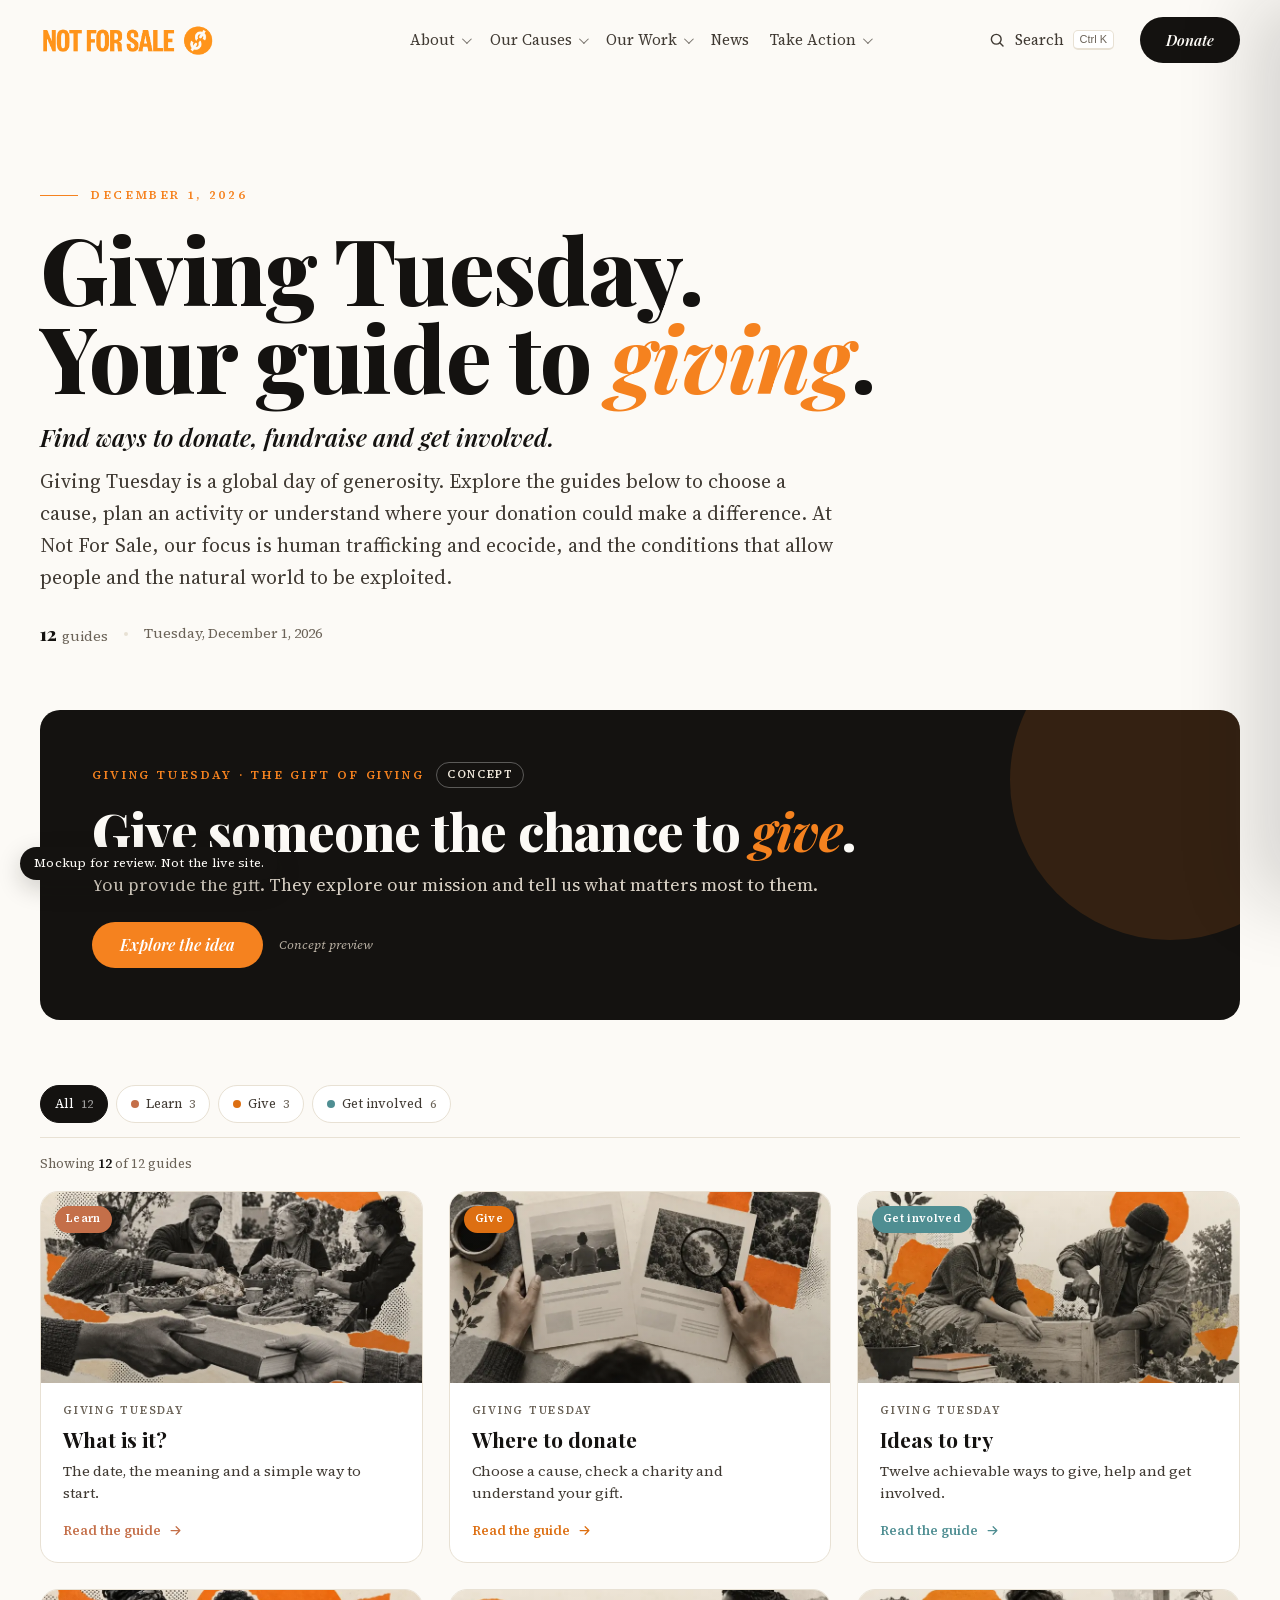
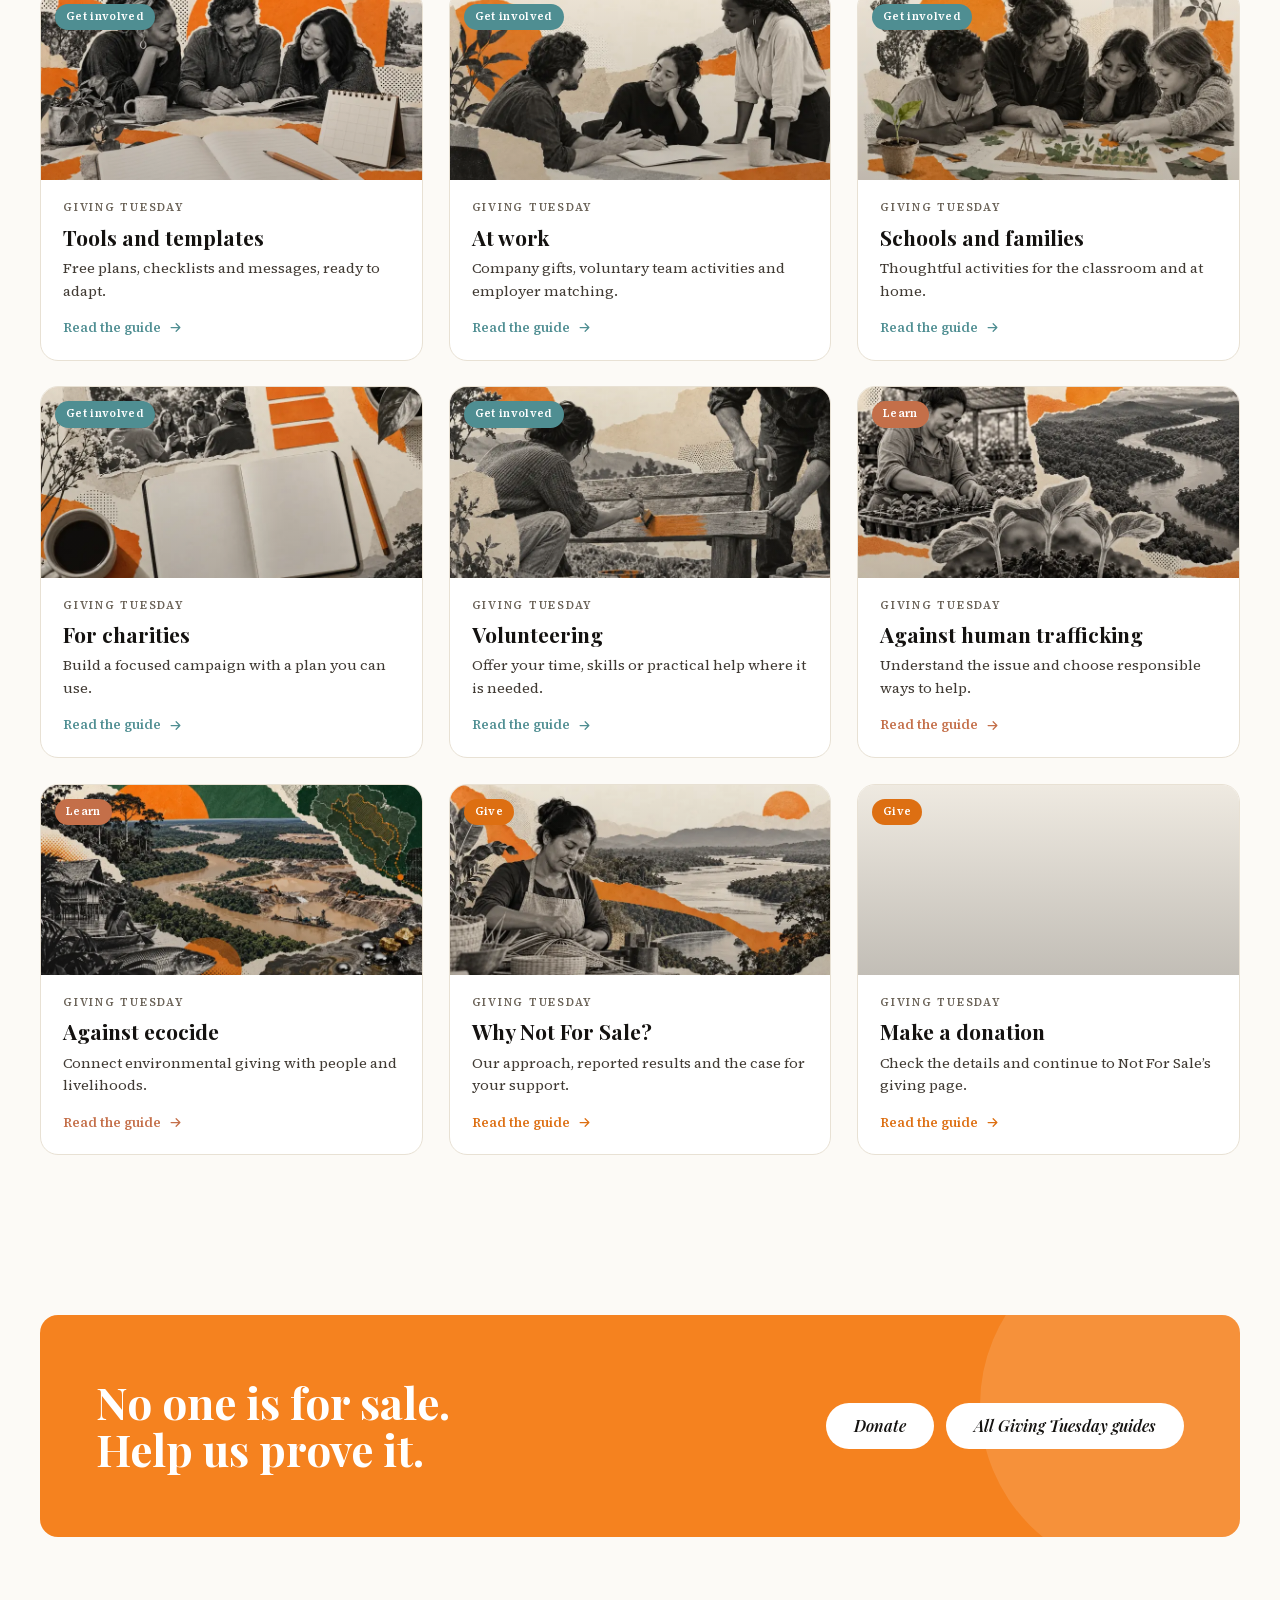
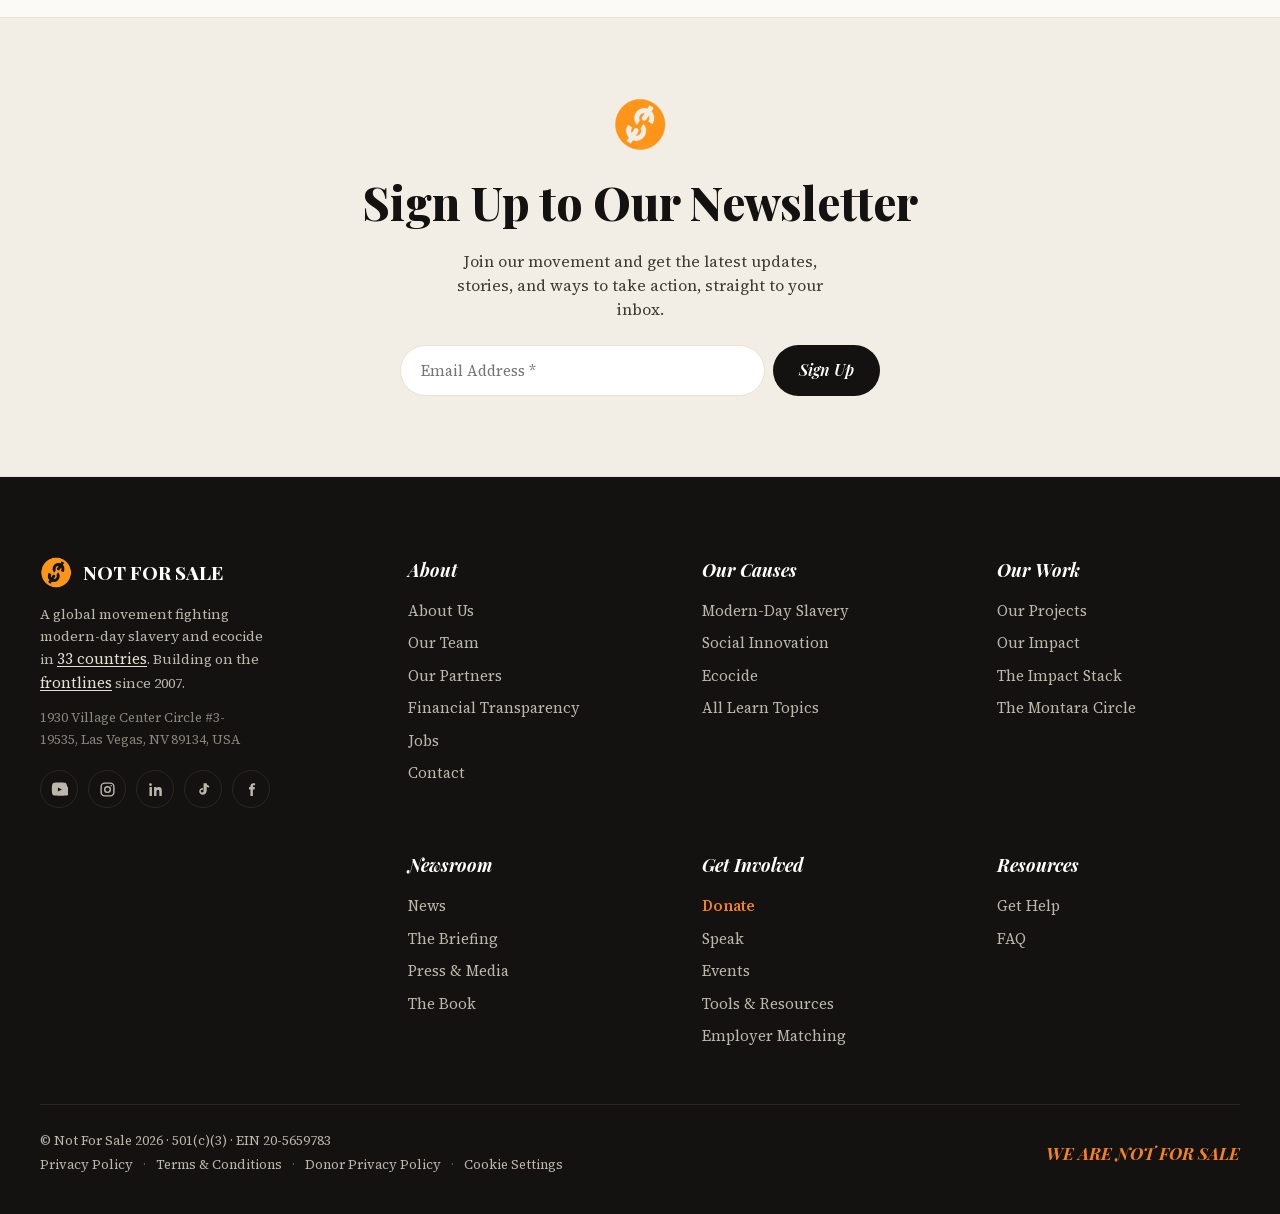
<file: index.html>
<!doctype html>
<html lang="en">
<head>
<meta charset="utf-8">
<meta name="viewport" content="width=device-width, initial-scale=1">
<title>Giving Tuesday 2026: Ideas, Tools &amp; Ways to Give | Not For Sale</title>
<meta name="description" content="Your guide to Giving Tuesday on December 1, 2026. Find donation advice, fundraising ideas and free tools, and explore ways to support Not For Sale.">
<meta name="robots" content="noindex, nofollow">
<link rel="icon" href="assets/img/favicon.png">
<script>(function(d){d.classList.add("js-fade");var w=window,D=document,vh=w.innerHeight||d.clientHeight,at=0,ok=false,dcl=false,raf=w.requestAnimationFrame||function(f){return setTimeout(f,16);};function show(){var a=D.querySelectorAll(".fade:not(.in)"),i,r;for(i=0;i!==a.length;i++){r=a[i].getBoundingClientRect();if(vh>r.top&&r.bottom>0){a[i].classList.add("in","fade-now");}}}function css(){if(!D.body){return false;}var l=D.querySelectorAll("link[rel~=stylesheet],link[rel=preload][as=style]"),i;for(i=0;i!==l.length;i++){if(l[i].rel.indexOf("stylesheet")===-1||!l[i].sheet){return false;}}return true;}function step(){if(!ok){if(!at){if(css()){at=Date.now();}}else if(Date.now()-at>1200||!D.fonts||(D.fonts.status==="loaded"&&Date.now()-at>50)){ok=true;}}if(ok){show();}if(!(ok&&dcl)){raf(step);}}raf(step);D.addEventListener("DOMContentLoaded",function(){dcl=true;});w.addEventListener("load",function(){ok=true;dcl=true;show();});setTimeout(function(){if(!w.nfsFadeOn){d.classList.remove("js-fade");}},4000);})(document.documentElement);</script>
<link rel="stylesheet" href="assets/css/chrome.css?v=a6335540">
<link rel="stylesheet" href="assets/fonts/fonts.css?v=5a9e098c">
<link rel="stylesheet" href="assets/css/styles.css?v=89c19858">
<link rel="stylesheet" href="assets/css/gt.css?v=a6f6572d">
<script src="assets/js/config.js?v=410d398c" defer></script>
<script src="assets/js/app.js?v=a1610b65" defer></script>
<script src="assets/js/gt.js?v=3490eb53" defer></script>
</head>
<body data-page="giving-tuesday">
<div class="wp-site-blocks">
<header class="wp-block-template-part"><a class="skip-link" href="#nfs-main">Skip to content</a><div id="bar"></div><div id="site-header"></div><div id="nfs-main" tabindex="-1"></div></header>
<main class="gt gt-hub">
<section class="pagehead"><div class="wrap">
  <div class="kicker fade"><span class="dash"></span>December 1, 2026</div>
  <h1 class="fade">Giving Tuesday. Your guide to <em>giving</em>.</h1>
  <p class="gt-sub fade">Find ways to donate, fundraise and get involved.</p>
  <p class="lede fade">Giving Tuesday is a global day of generosity. Explore the guides below to choose a cause, plan an activity or understand where your donation could make a difference. At Not For Sale, our focus is human trafficking and ecocide, and the conditions that allow people and the natural world to be exploited.</p>
  <div class="exa-meta fade"><span><b>12</b>guides</span><span class="d"></span><span><b data-gt-days>47</b><span data-gt-dayslabel>days to go</span></span><span class="d"></span><span>Tuesday, December 1, 2026</span></div>
</div></section>
<div class="wrap">
  <a class="gt-gift fade" href="gift-of-giving/">
    <div class="gt-gift-txt">
      <div class="gt-gift-k"><span class="kicker">Giving Tuesday · The Gift of Giving</span><span class="gt-concept">Concept</span></div>
      <h2>Give someone the chance to <em>give</em>.</h2>
      <p>You provide the gift. They explore our mission and tell us what matters most to them.</p>
    </div>
    <div class="gt-gift-go"><span class="btn btn-orange">Explore the idea</span><small>Concept preview</small></div>
  </a>

  <div class="exa-controls" role="group" aria-label="Filter the guides">
    <div class="exa-chips"><button type="button" class="exa-chip on" data-group="all" aria-pressed="true">All <span class="n">12</span></button><button type="button" class="exa-chip" data-group="learn" aria-pressed="false"><span class="sw" style="background:#c46f49"></span>Learn <span class="n">3</span></button><button type="button" class="exa-chip" data-group="give" aria-pressed="false"><span class="sw" style="background:#dd6f12"></span>Give <span class="n">3</span></button><button type="button" class="exa-chip" data-group="involved" aria-pressed="false"><span class="sw" style="background:#4f8e92"></span>Get involved <span class="n">6</span></button></div>
  </div>
  <p class="exa-count" aria-live="polite">Showing <b data-gt-shown>12</b> of 12 guides</p>
  <div class="exa-grid gt-grid"><a class="exa-card gt-card" href="what-is-giving-tuesday/" data-group="learn" style="--accent:#c46f49" aria-label="What is Giving Tuesday?"><div class="exa-thumb"><div class="nfs-cover"><img class="nfs-cover-img" src="assets/img/community-800.webp" srcset="assets/img/community-800.webp 800w, assets/img/community-1600.webp 1600w" sizes="(max-width: 680px) 100vw, 400px" alt="" decoding="async" loading="lazy"></div><span class="exa-tag">Learn</span></div><div class="exa-body"><span class="gt-day">Giving Tuesday</span><h3>What is it?</h3><p>The date, the meaning and a simple way to start.</p><span class="exa-read">Read the guide <svg viewBox="0 0 24 24" fill="none" stroke="currentColor" stroke-width="2" stroke-linecap="round" stroke-linejoin="round" aria-hidden="true"><path d="M5 12h14M13 6l6 6-6 6"/></svg></span></div></a><a class="exa-card gt-card" href="where-to-donate/" data-group="give" style="--accent:#dd6f12" aria-label="Where to donate on Giving Tuesday"><div class="exa-thumb"><div class="nfs-cover"><img class="nfs-cover-img" src="assets/img/where-to-donate-800.webp" srcset="assets/img/where-to-donate-800.webp 800w, assets/img/where-to-donate-1600.webp 1600w" sizes="(max-width: 680px) 100vw, 400px" alt="" decoding="async" loading="lazy"></div><span class="exa-tag">Give</span></div><div class="exa-body"><span class="gt-day">Giving Tuesday</span><h3>Where to donate</h3><p>Choose a cause, check a charity and understand your gift.</p><span class="exa-read">Read the guide <svg viewBox="0 0 24 24" fill="none" stroke="currentColor" stroke-width="2" stroke-linecap="round" stroke-linejoin="round" aria-hidden="true"><path d="M5 12h14M13 6l6 6-6 6"/></svg></span></div></a><a class="exa-card gt-card" href="ideas/" data-group="involved" style="--accent:#4f8e92" aria-label="Giving Tuesday ideas"><div class="exa-thumb"><div class="nfs-cover"><img class="nfs-cover-img" src="assets/img/ideas-800.webp" srcset="assets/img/ideas-800.webp 800w, assets/img/ideas-1600.webp 1600w" sizes="(max-width: 680px) 100vw, 400px" alt="" decoding="async" loading="lazy"></div><span class="exa-tag">Get involved</span></div><div class="exa-body"><span class="gt-day">Giving Tuesday</span><h3>Ideas to try</h3><p>Twelve achievable ways to give, help and get involved.</p><span class="exa-read">Read the guide <svg viewBox="0 0 24 24" fill="none" stroke="currentColor" stroke-width="2" stroke-linecap="round" stroke-linejoin="round" aria-hidden="true"><path d="M5 12h14M13 6l6 6-6 6"/></svg></span></div></a><a class="exa-card gt-card" href="fundraising-toolkit/" data-group="involved" style="--accent:#4f8e92" aria-label="Giving Tuesday tools and templates"><div class="exa-thumb"><div class="nfs-cover"><img class="nfs-cover-img" src="assets/img/planning-800.webp" srcset="assets/img/planning-800.webp 800w, assets/img/planning-1600.webp 1600w" sizes="(max-width: 680px) 100vw, 400px" alt="" decoding="async" loading="lazy"></div><span class="exa-tag">Get involved</span></div><div class="exa-body"><span class="gt-day">Giving Tuesday</span><h3>Tools and templates</h3><p>Free plans, checklists and messages, ready to adapt.</p><span class="exa-read">Read the guide <svg viewBox="0 0 24 24" fill="none" stroke="currentColor" stroke-width="2" stroke-linecap="round" stroke-linejoin="round" aria-hidden="true"><path d="M5 12h14M13 6l6 6-6 6"/></svg></span></div></a><a class="exa-card gt-card" href="businesses/" data-group="involved" style="--accent:#4f8e92" aria-label="Giving Tuesday at work"><div class="exa-thumb"><div class="nfs-cover"><img class="nfs-cover-img" src="assets/img/businesses-800.webp" srcset="assets/img/businesses-800.webp 800w, assets/img/businesses-1600.webp 1600w" sizes="(max-width: 680px) 100vw, 400px" alt="" decoding="async" loading="lazy"></div><span class="exa-tag">Get involved</span></div><div class="exa-body"><span class="gt-day">Giving Tuesday</span><h3>At work</h3><p>Company gifts, voluntary team activities and employer matching.</p><span class="exa-read">Read the guide <svg viewBox="0 0 24 24" fill="none" stroke="currentColor" stroke-width="2" stroke-linecap="round" stroke-linejoin="round" aria-hidden="true"><path d="M5 12h14M13 6l6 6-6 6"/></svg></span></div></a><a class="exa-card gt-card" href="schools/" data-group="involved" style="--accent:#4f8e92" aria-label="Giving Tuesday for schools and families"><div class="exa-thumb"><div class="nfs-cover"><img class="nfs-cover-img" src="assets/img/schools-800.webp" srcset="assets/img/schools-800.webp 800w, assets/img/schools-1600.webp 1600w" sizes="(max-width: 680px) 100vw, 400px" alt="" decoding="async" loading="lazy"></div><span class="exa-tag">Get involved</span></div><div class="exa-body"><span class="gt-day">Giving Tuesday</span><h3>Schools and families</h3><p>Thoughtful activities for the classroom and at home.</p><span class="exa-read">Read the guide <svg viewBox="0 0 24 24" fill="none" stroke="currentColor" stroke-width="2" stroke-linecap="round" stroke-linejoin="round" aria-hidden="true"><path d="M5 12h14M13 6l6 6-6 6"/></svg></span></div></a><a class="exa-card gt-card" href="nonprofits/" data-group="involved" style="--accent:#4f8e92" aria-label="Giving Tuesday for charities"><div class="exa-thumb"><div class="nfs-cover"><img class="nfs-cover-img" src="assets/img/nonprofits-800.webp" srcset="assets/img/nonprofits-800.webp 800w, assets/img/nonprofits-1600.webp 1600w" sizes="(max-width: 680px) 100vw, 400px" alt="" decoding="async" loading="lazy"></div><span class="exa-tag">Get involved</span></div><div class="exa-body"><span class="gt-day">Giving Tuesday</span><h3>For charities</h3><p>Build a focused campaign with a plan you can use.</p><span class="exa-read">Read the guide <svg viewBox="0 0 24 24" fill="none" stroke="currentColor" stroke-width="2" stroke-linecap="round" stroke-linejoin="round" aria-hidden="true"><path d="M5 12h14M13 6l6 6-6 6"/></svg></span></div></a><a class="exa-card gt-card" href="volunteering/" data-group="involved" style="--accent:#4f8e92" aria-label="Giving Tuesday volunteering"><div class="exa-thumb"><div class="nfs-cover"><img class="nfs-cover-img" src="assets/img/volunteering-800.webp" srcset="assets/img/volunteering-800.webp 800w, assets/img/volunteering-1600.webp 1600w" sizes="(max-width: 680px) 100vw, 400px" alt="" decoding="async" loading="lazy"></div><span class="exa-tag">Get involved</span></div><div class="exa-body"><span class="gt-day">Giving Tuesday</span><h3>Volunteering</h3><p>Offer your time, skills or practical help where it is needed.</p><span class="exa-read">Read the guide <svg viewBox="0 0 24 24" fill="none" stroke="currentColor" stroke-width="2" stroke-linecap="round" stroke-linejoin="round" aria-hidden="true"><path d="M5 12h14M13 6l6 6-6 6"/></svg></span></div></a><a class="exa-card gt-card" href="human-trafficking/" data-group="learn" style="--accent:#c46f49" aria-label="Giving Tuesday against human trafficking"><div class="exa-thumb"><div class="nfs-cover"><img class="nfs-cover-img" src="assets/img/freedom-800.webp" srcset="assets/img/freedom-800.webp 800w, assets/img/freedom-1600.webp 1600w" sizes="(max-width: 680px) 100vw, 400px" alt="" decoding="async" loading="lazy"></div><span class="exa-tag">Learn</span></div><div class="exa-body"><span class="gt-day">Giving Tuesday</span><h3>Against human trafficking</h3><p>Understand the issue and choose responsible ways to help.</p><span class="exa-read">Read the guide <svg viewBox="0 0 24 24" fill="none" stroke="currentColor" stroke-width="2" stroke-linecap="round" stroke-linejoin="round" aria-hidden="true"><path d="M5 12h14M13 6l6 6-6 6"/></svg></span></div></a><a class="exa-card gt-card" href="ecocide/" data-group="learn" style="--accent:#c46f49" aria-label="Giving Tuesday against ecocide"><div class="exa-thumb"><div class="nfs-cover"><img class="nfs-cover-img" src="assets/img/ecocide-800.webp" srcset="assets/img/ecocide-800.webp 800w, assets/img/ecocide-1600.webp 1600w" sizes="(max-width: 680px) 100vw, 400px" alt="" decoding="async" loading="lazy"></div><span class="exa-tag">Learn</span></div><div class="exa-body"><span class="gt-day">Giving Tuesday</span><h3>Against ecocide</h3><p>Connect environmental giving with people and livelihoods.</p><span class="exa-read">Read the guide <svg viewBox="0 0 24 24" fill="none" stroke="currentColor" stroke-width="2" stroke-linecap="round" stroke-linejoin="round" aria-hidden="true"><path d="M5 12h14M13 6l6 6-6 6"/></svg></span></div></a><a class="exa-card gt-card" href="not-for-sale/" data-group="give" style="--accent:#dd6f12" aria-label="Why Not For Sale this Giving Tuesday?"><div class="exa-thumb"><div class="nfs-cover"><img class="nfs-cover-img" src="assets/img/not-for-sale-800.webp" srcset="assets/img/not-for-sale-800.webp 800w, assets/img/not-for-sale-1600.webp 1600w" sizes="(max-width: 680px) 100vw, 400px" alt="" decoding="async" loading="lazy"></div><span class="exa-tag">Give</span></div><div class="exa-body"><span class="gt-day">Giving Tuesday</span><h3>Why Not For Sale?</h3><p>Our approach, reported results and the case for your support.</p><span class="exa-read">Read the guide <svg viewBox="0 0 24 24" fill="none" stroke="currentColor" stroke-width="2" stroke-linecap="round" stroke-linejoin="round" aria-hidden="true"><path d="M5 12h14M13 6l6 6-6 6"/></svg></span></div></a><a class="exa-card gt-card" href="donate/" data-group="give" style="--accent:#dd6f12" aria-label="Donate this Giving Tuesday"><div class="exa-thumb"><div class="nfs-cover"><img class="nfs-cover-img" src="assets/img/donate-800.webp" srcset="assets/img/donate-800.webp 800w, assets/img/donate-1600.webp 1600w" sizes="(max-width: 680px) 100vw, 400px" alt="" decoding="async" loading="lazy"></div><span class="exa-tag">Give</span></div><div class="exa-body"><span class="gt-day">Giving Tuesday</span><h3>Make a donation</h3><p>Check the details and continue to Not For Sale’s giving page.</p><span class="exa-read">Read the guide <svg viewBox="0 0 24 24" fill="none" stroke="currentColor" stroke-width="2" stroke-linecap="round" stroke-linejoin="round" aria-hidden="true"><path d="M5 12h14M13 6l6 6-6 6"/></svg></span></div></a></div>
</div>
<div class="wrap"><div class="ctaband fade"><h2>No one is for sale.<br>Help us prove it.</h2><div class="btns"><a class="btn btn-light" href="?campaign=770665">Donate</a><a class="btn btn-light" href="./">All Giving Tuesday guides</a></div></div></div>
</main>
<footer class="wp-block-template-part"><div id="site-newsletter"></div><div id="site-footer"></div></footer>
</div>
<p class="gt-mock" role="note">Mockup for review<span class="gt-mock-x">. Not the live site.</span></p>
</body>
</html>
</file>
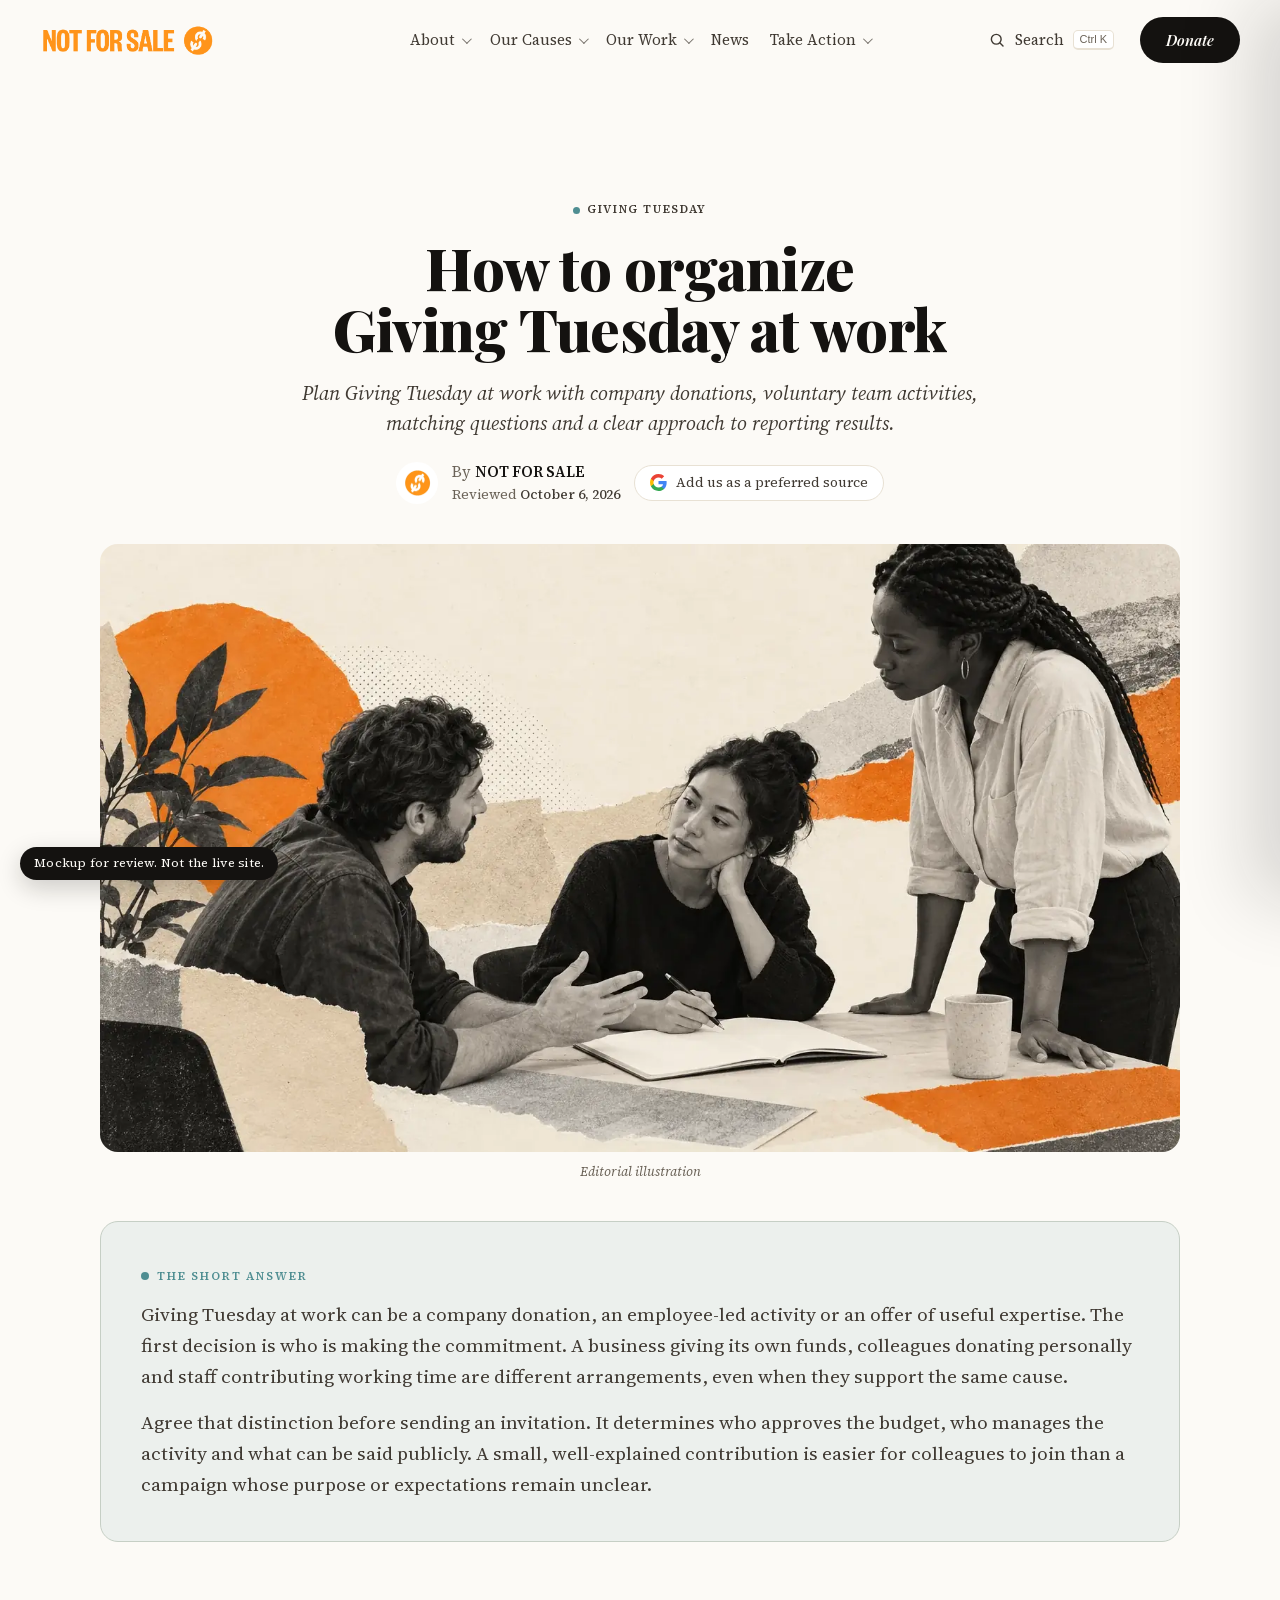
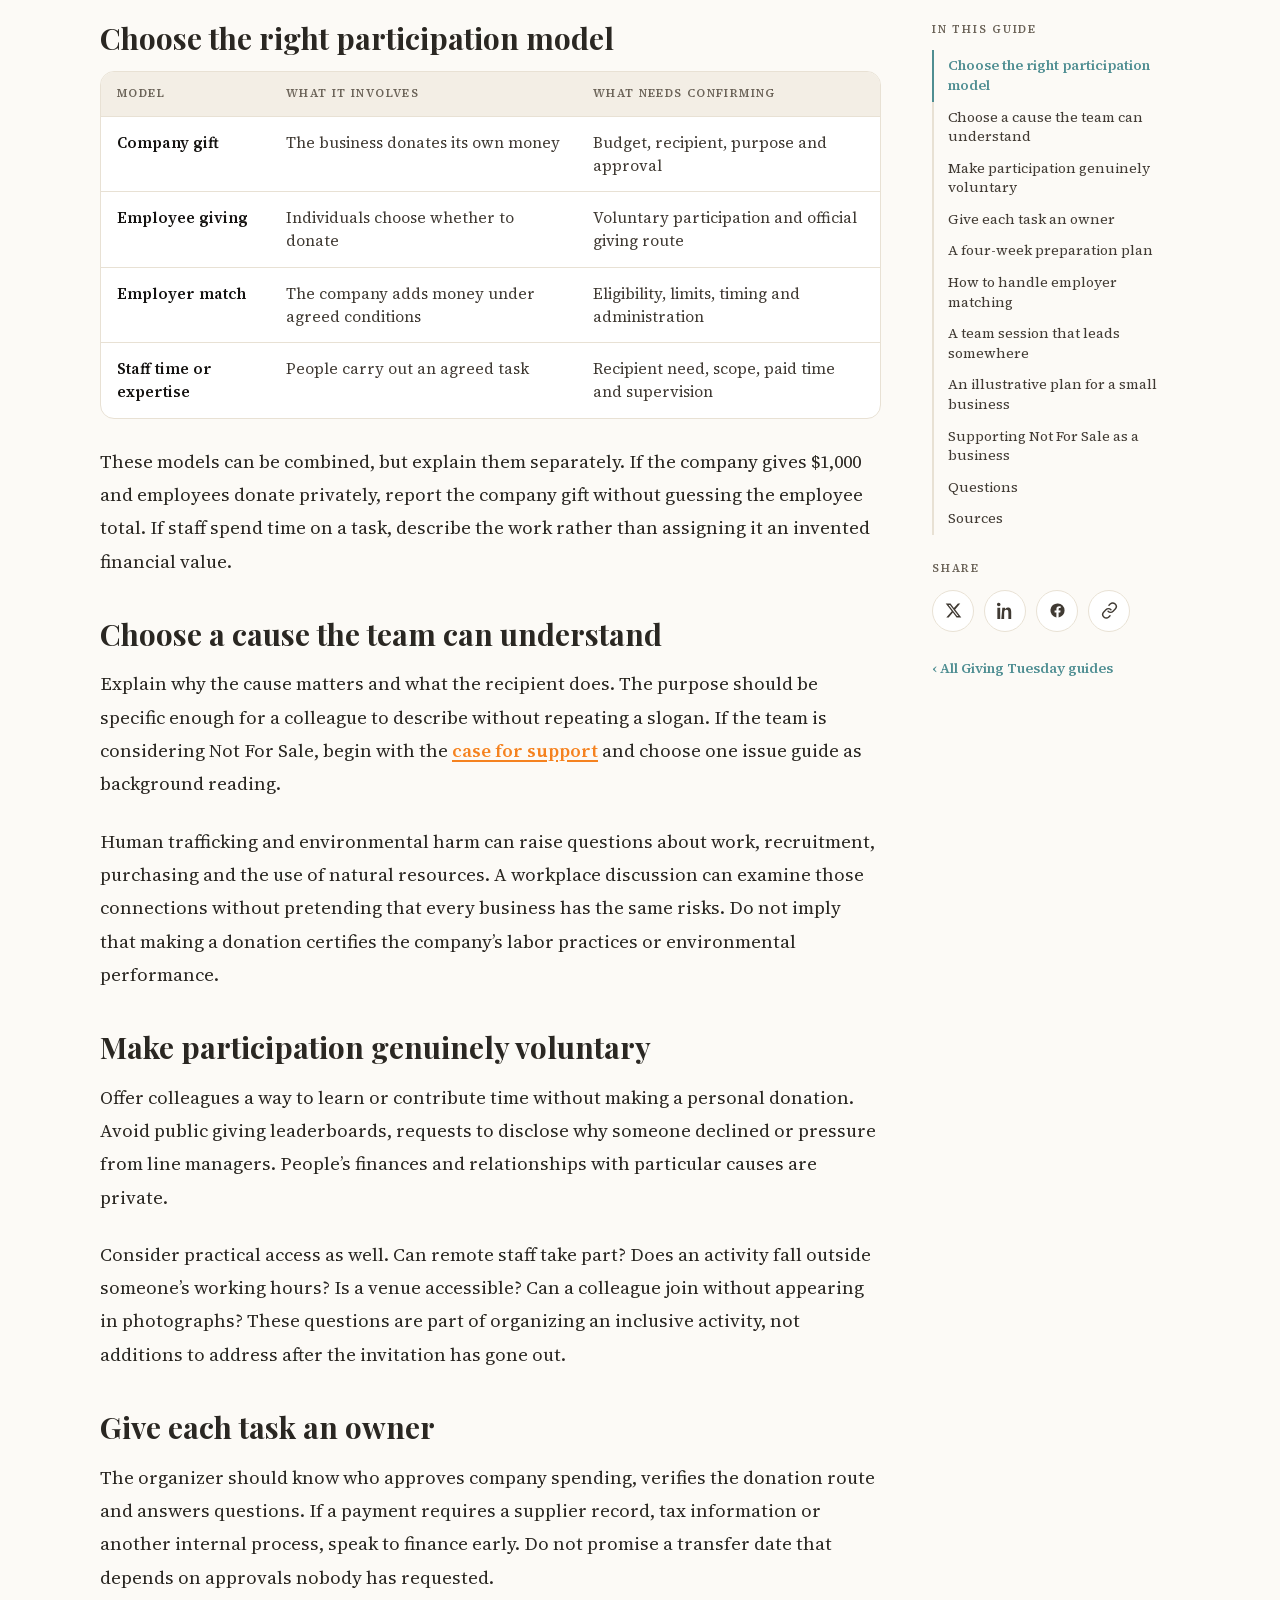
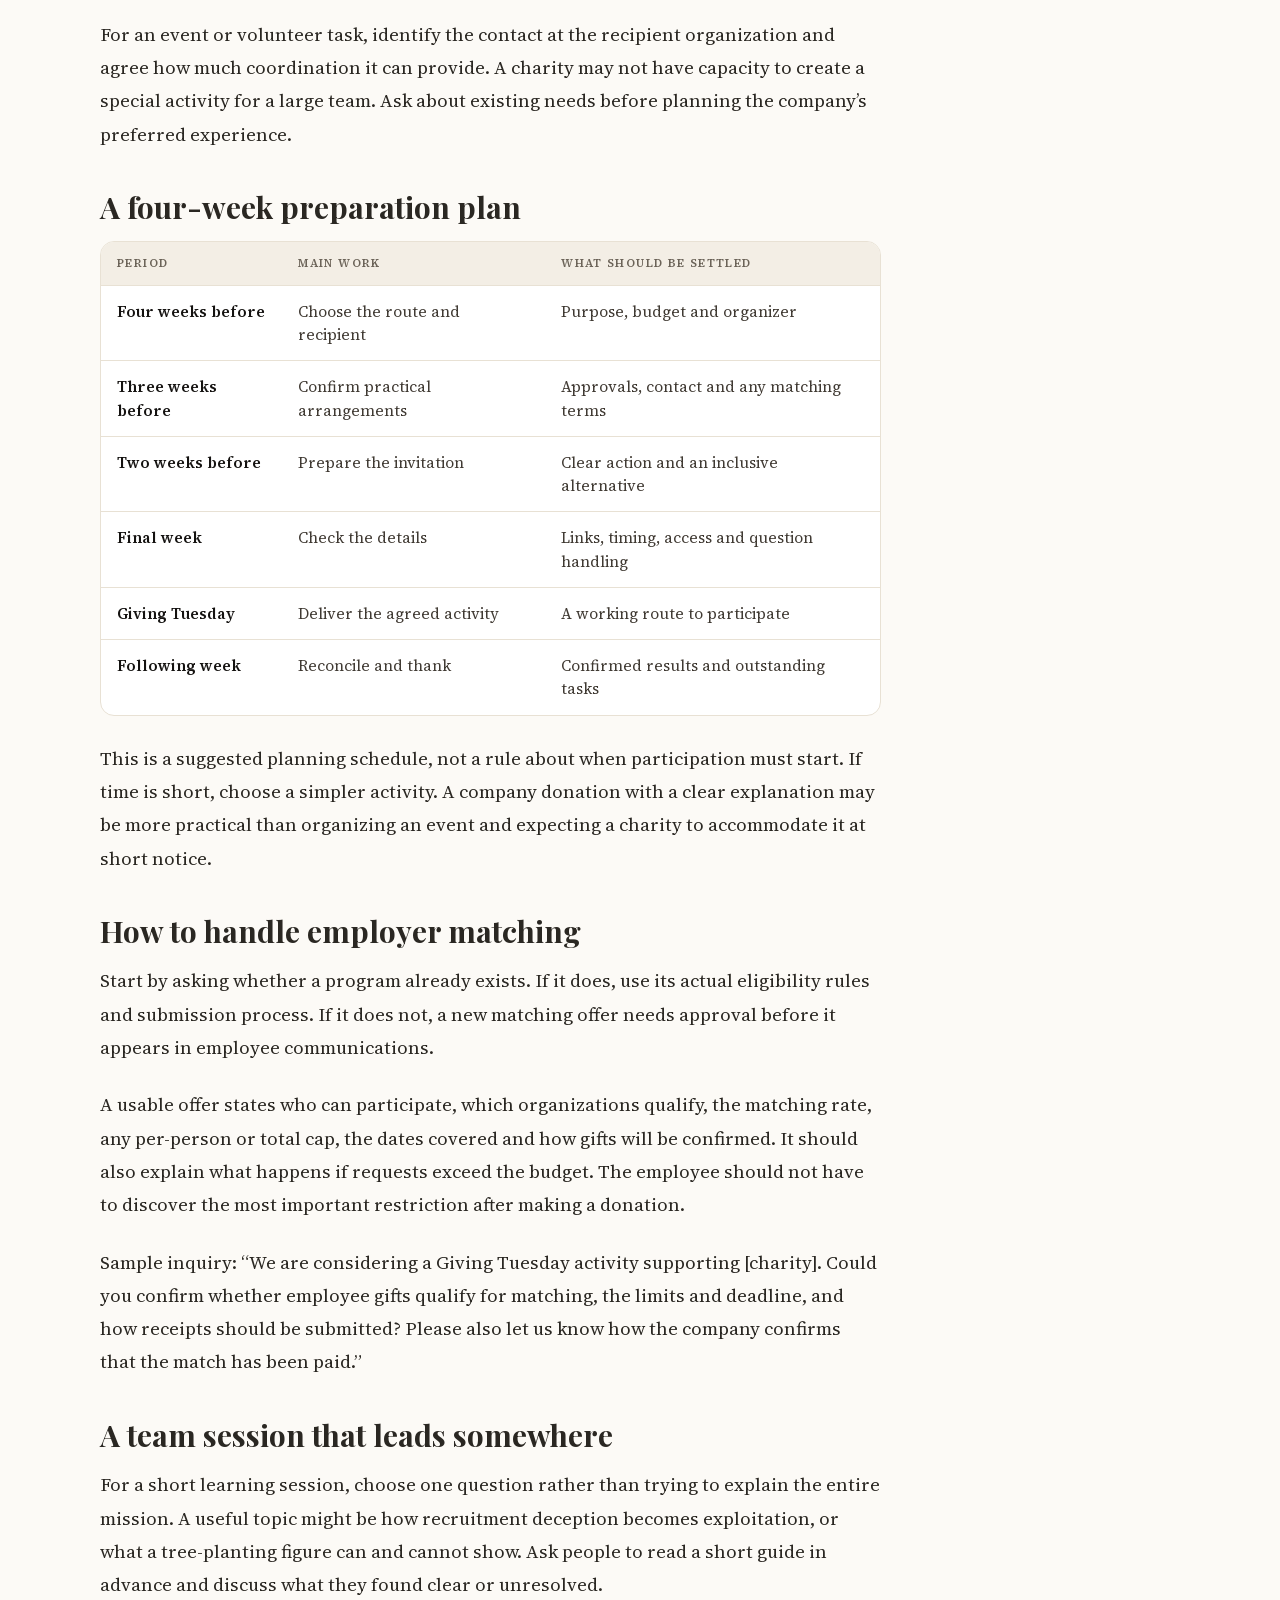
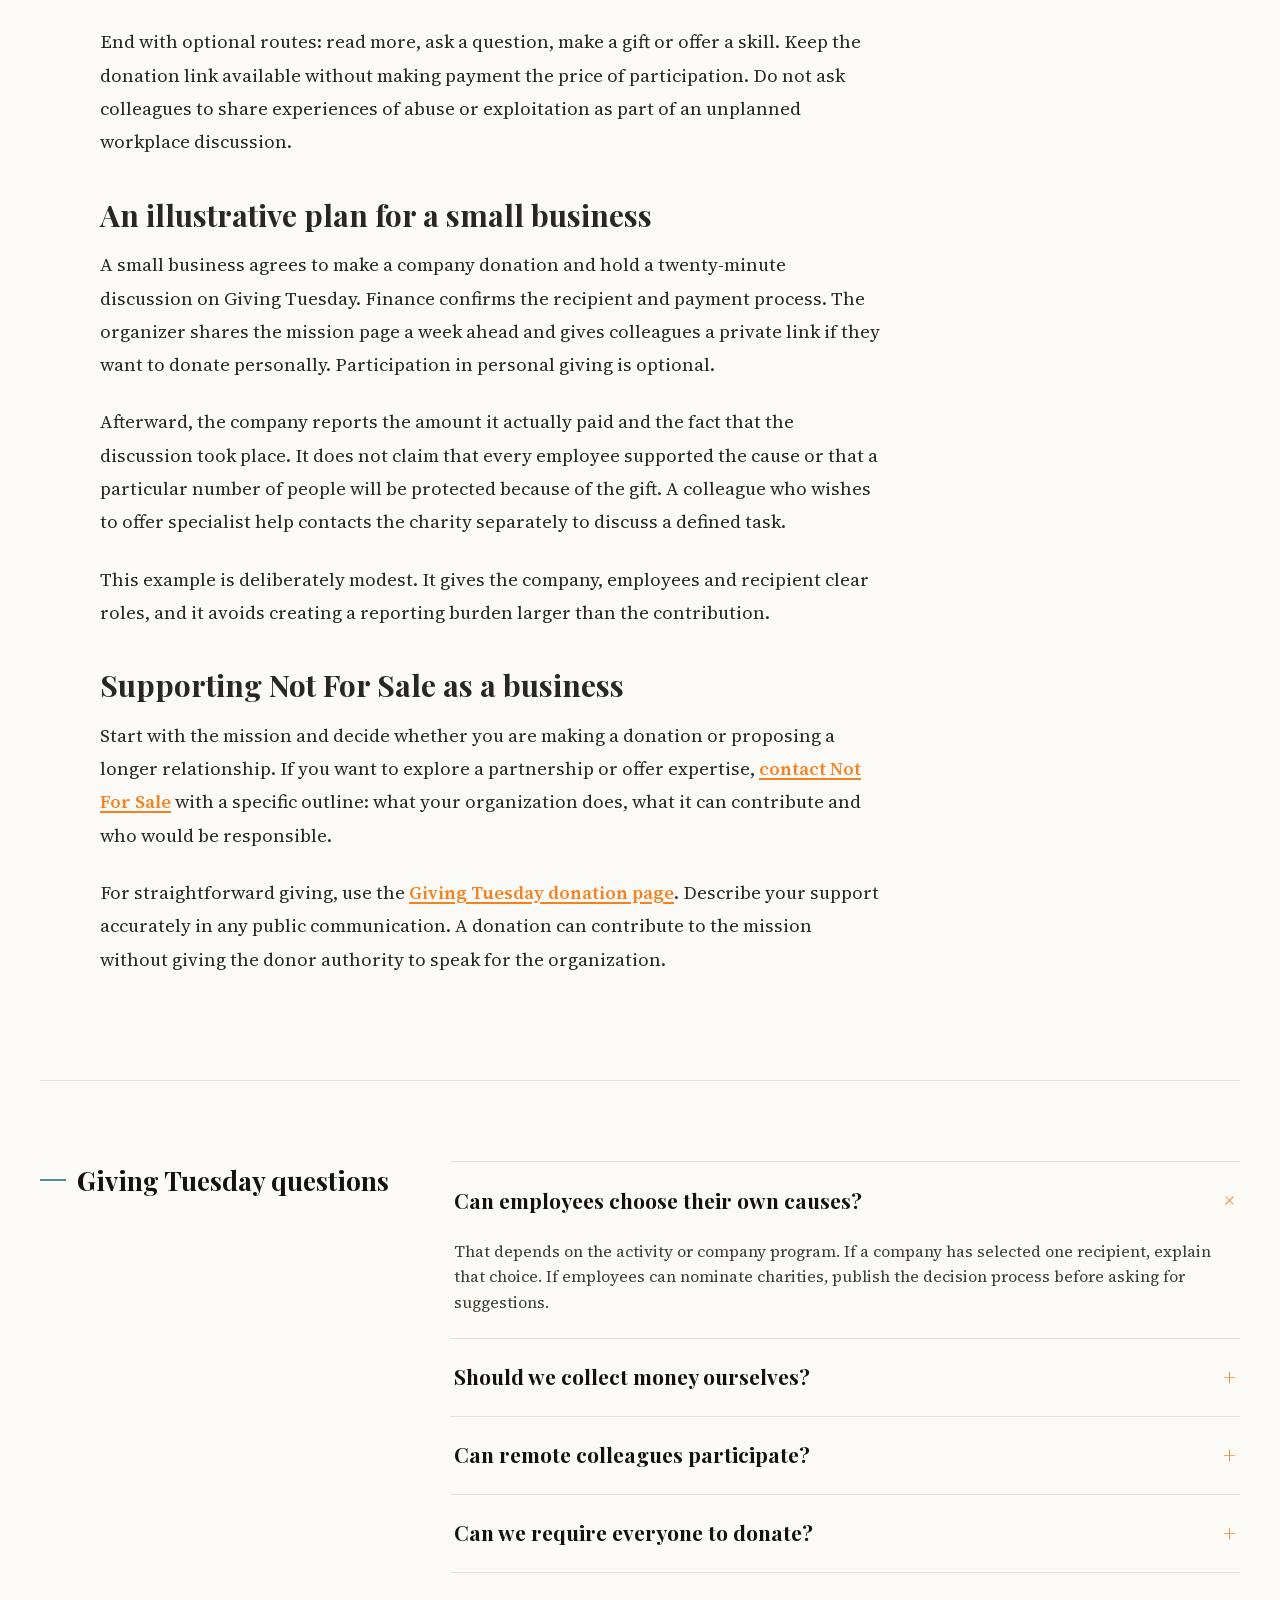
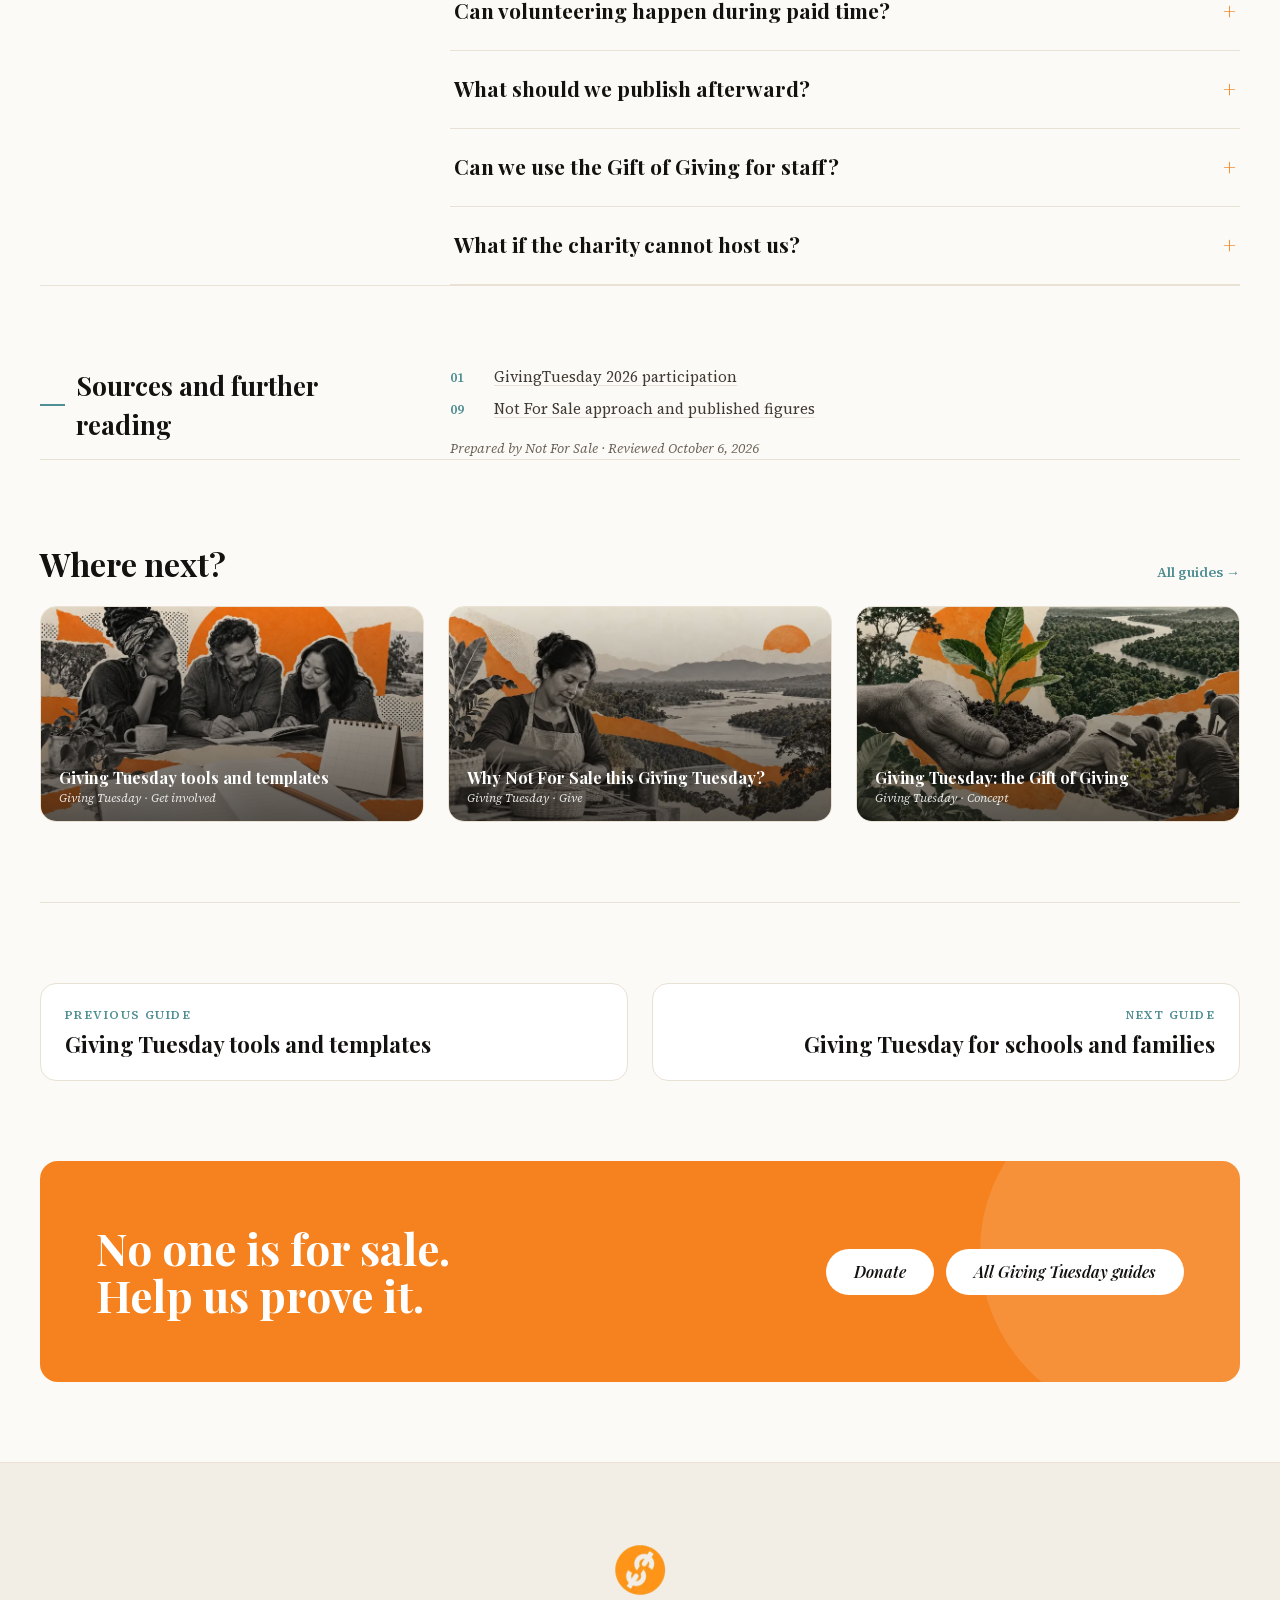
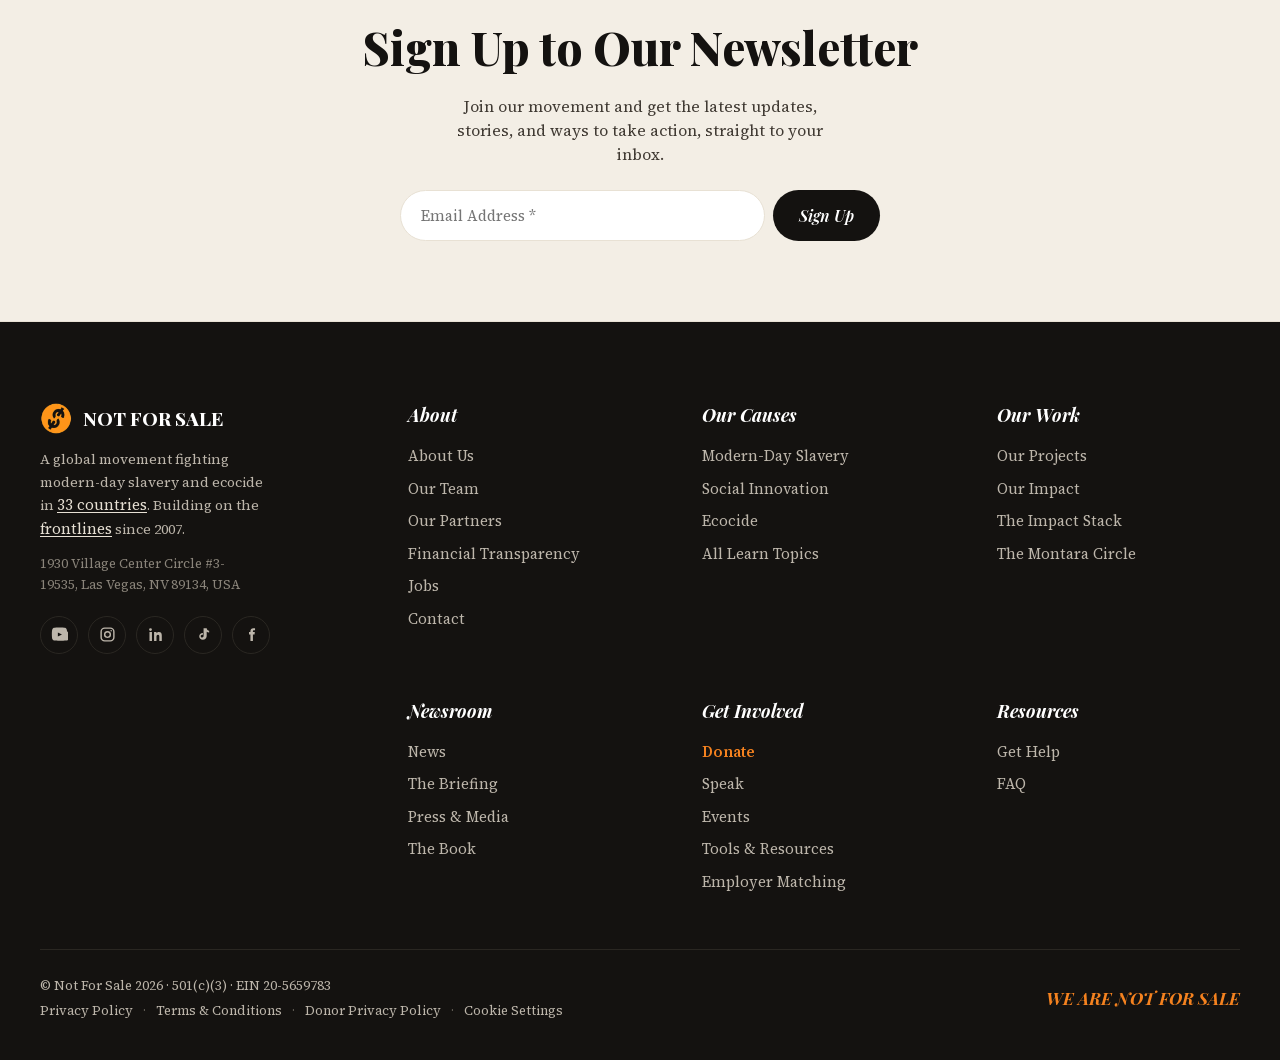
<file: businesses/index.html>
<!doctype html>
<html lang="en">
<head>
<meta charset="utf-8">
<meta name="viewport" content="width=device-width, initial-scale=1">
<title>Giving Tuesday at Work and Company Giving | Not For Sale</title>
<meta name="description" content="Plan Giving Tuesday at work with company donations, voluntary team activities, matching questions and a clear approach to reporting results.">
<meta name="robots" content="noindex, nofollow">
<link rel="icon" href="../assets/img/favicon.png">
<script>(function(d){d.classList.add("js-fade");var w=window,D=document,vh=w.innerHeight||d.clientHeight,at=0,ok=false,dcl=false,raf=w.requestAnimationFrame||function(f){return setTimeout(f,16);};function show(){var a=D.querySelectorAll(".fade:not(.in)"),i,r;for(i=0;i!==a.length;i++){r=a[i].getBoundingClientRect();if(vh>r.top&&r.bottom>0){a[i].classList.add("in","fade-now");}}}function css(){if(!D.body){return false;}var l=D.querySelectorAll("link[rel~=stylesheet],link[rel=preload][as=style]"),i;for(i=0;i!==l.length;i++){if(l[i].rel.indexOf("stylesheet")===-1||!l[i].sheet){return false;}}return true;}function step(){if(!ok){if(!at){if(css()){at=Date.now();}}else if(Date.now()-at>1200||!D.fonts||(D.fonts.status==="loaded"&&Date.now()-at>50)){ok=true;}}if(ok){show();}if(!(ok&&dcl)){raf(step);}}raf(step);D.addEventListener("DOMContentLoaded",function(){dcl=true;});w.addEventListener("load",function(){ok=true;dcl=true;show();});setTimeout(function(){if(!w.nfsFadeOn){d.classList.remove("js-fade");}},4000);})(document.documentElement);</script>
<link rel="stylesheet" href="../assets/css/chrome.css?v=a6335540">
<link rel="stylesheet" href="../assets/fonts/fonts.css?v=5a9e098c">
<link rel="stylesheet" href="../assets/css/styles.css?v=89c19858">
<link rel="stylesheet" href="../assets/css/gt.css?v=a6f6572d">
<script src="../assets/js/config.js?v=410d398c" defer></script>
<script src="../assets/js/app.js?v=a1610b65" defer></script>
<script src="../assets/js/gt.js?v=3490eb53" defer></script>
</head>
<body data-page="giving-tuesday">
<div class="wp-site-blocks">
<header class="wp-block-template-part"><a class="skip-link" href="#nfs-main">Skip to content</a><div id="bar"></div><div id="site-header"></div><div id="nfs-main" tabindex="-1"></div></header>
<main class="gt gt-guide">
<div class="postwrap"><header class="posthead">
  <a class="tag cat" href="../"><span class="dot" style="background:#4f8e92"></span>Giving Tuesday</a>
  <h1>How to organize Giving Tuesday at work</h1>
  <p class="dek">Plan Giving Tuesday at work with company donations, voluntary team activities, matching questions and a clear approach to reporting results.</p>
  <div class="byline">
    <div class="av gt-av"><img src="../assets/img/favicon.png" alt="Not For Sale" width="27" height="27"></div>
    <div class="byl"><div class="byl-who">By <b>NOT FOR SALE</b></div><div class="byl-dates"><span>Reviewed <time datetime="2026-10-06">October 6, 2026</time></span></div></div>
    <a class="gps" href="https://www.google.com/preferences/source?q=wearenotforsale.org" target="_blank" rel="noopener noreferrer"><svg viewBox="0 0 18 18" xmlns="http://www.w3.org/2000/svg" aria-hidden="true" focusable="false"><path d="M17.64 9.2045C17.64 8.56636 17.5827 7.95272 17.4764 7.36363H9V10.845H13.8436C13.635 11.97 13.0009 12.9231 12.0477 13.5613V15.8195H14.9564C16.6582 14.2527 17.64 11.9454 17.64 9.2045Z" fill="#4285F4"/><path d="M9 18C11.43 18 13.4673 17.1941 14.9564 15.8195L12.0477 13.5613C11.2418 14.1013 10.2109 14.4204 9 14.4204C6.65591 14.4204 4.67182 12.8372 3.96409 10.71H0.957275V13.0418C2.43818 15.9831 5.48182 18 9 18Z" fill="#34A853"/><path d="M3.96409 10.71C3.78409 10.17 3.68182 9.59318 3.68182 9C3.68182 8.40682 3.78409 7.83 3.96409 7.29V4.95818H0.957275C0.347727 6.17318 0 7.54773 0 9C0 10.4523 0.347727 11.8268 0.957275 13.0418L3.96409 10.71Z" fill="#FBBC05"/><path d="M9 3.57955C10.3214 3.57955 11.5077 4.03364 12.4405 4.92545L15.0218 2.34409C13.4632 0.891818 11.4259 0 9 0C5.48182 0 2.43818 2.01682 0.957275 4.95818L3.96409 7.29C4.67182 5.16273 6.65591 3.57955 9 3.57955Z" fill="#EA4335"/></svg><span>Add us as a preferred source</span></a>
  </div>
</header></div>
<div class="wrap"><figure class="gt-cover fade"><div class="postcover"><div class="nfs-cover"><img class="nfs-cover-img" src="../assets/img/businesses-1600.webp" srcset="../assets/img/businesses-800.webp 800w, ../assets/img/businesses-1600.webp 1600w" sizes="(max-width: 860px) 100vw, 1200px" alt="Editorial collage of colleagues planning a shared activity." decoding="async" fetchpriority="high" loading="eager"></div></div><figcaption class="gt-cap">Editorial illustration</figcaption></figure></div>
<div class="wrap ex" id="exRoot" style="--accent:#4f8e92">
  <div class="ex-answer fade"><div class="lab">The short answer</div><p>Giving Tuesday at work can be a company donation, an employee-led activity or an offer of useful expertise. The first decision is who is making the commitment. A business giving its own funds, colleagues donating personally and staff contributing working time are different arrangements, even when they support the same cause.</p><p>Agree that distinction before sending an invitation. It determines who approves the budget, who manages the activity and what can be said publicly. A small, well-explained contribution is easier for colleagues to join than a campaign whose purpose or expectations remain unclear.</p></div>

  <div class="postlayout gt-body">
    <div class="post-main">
      <details class="gt-toc-m"><summary>In this guide <span>11 sections</span></summary><nav aria-label="In this guide"><a href="#choose-the-right-participation-model">Choose the right participation model</a><a href="#choose-a-cause-the-team-can-understand">Choose a cause the team can understand</a><a href="#make-participation-genuinely-voluntary">Make participation genuinely voluntary</a><a href="#give-each-task-an-owner">Give each task an owner</a><a href="#a-four-week-preparation-plan">A four-week preparation plan</a><a href="#how-to-handle-employer-matching">How to handle employer matching</a><a href="#a-team-session-that-leads-somewhere">A team session that leads somewhere</a><a href="#an-illustrative-plan-for-a-small-business">An illustrative plan for a small business</a><a href="#supporting-not-for-sale-as-a-business">Supporting Not For Sale as a business</a><a href="#questions">Questions</a><a href="#sources">Sources</a></nav></details>
      <div class="article gt-prose"><section id="choose-the-right-participation-model" class="gt-sec"><h2>Choose the right participation model</h2><div class="gt-table" role="region" aria-label="Table: Model / What it involves / What needs confirming" tabindex="0"><table><thead><tr><th scope="col">Model</th><th scope="col">What it involves</th><th scope="col">What needs confirming</th></tr></thead><tbody><tr><td data-label="Model">Company gift</td><td data-label="What it involves">The business donates its own money</td><td data-label="What needs confirming">Budget, recipient, purpose and approval</td></tr><tr><td data-label="Model">Employee giving</td><td data-label="What it involves">Individuals choose whether to donate</td><td data-label="What needs confirming">Voluntary participation and official giving route</td></tr><tr><td data-label="Model">Employer match</td><td data-label="What it involves">The company adds money under agreed conditions</td><td data-label="What needs confirming">Eligibility, limits, timing and administration</td></tr><tr><td data-label="Model">Staff time or expertise</td><td data-label="What it involves">People carry out an agreed task</td><td data-label="What needs confirming">Recipient need, scope, paid time and supervision</td></tr></tbody></table></div><p>These models can be combined, but explain them separately. If the company gives $1,000 and employees donate privately, report the company gift without guessing the employee total. If staff spend time on a task, describe the work rather than assigning it an invented financial value.</p></section><section id="choose-a-cause-the-team-can-understand" class="gt-sec"><h2>Choose a cause the team can understand</h2><p>Explain why the cause matters and what the recipient does. The purpose should be specific enough for a colleague to describe without repeating a slogan. If the team is considering Not For Sale, begin with the <a href="../not-for-sale/">case for support</a> and choose one issue guide as background reading.</p><p>Human trafficking and environmental harm can raise questions about work, recruitment, purchasing and the use of natural resources. A workplace discussion can examine those connections without pretending that every business has the same risks. Do not imply that making a donation certifies the company’s labor practices or environmental performance.</p></section><section id="make-participation-genuinely-voluntary" class="gt-sec"><h2>Make participation genuinely voluntary</h2><p>Offer colleagues a way to learn or contribute time without making a personal donation. Avoid public giving leaderboards, requests to disclose why someone declined or pressure from line managers. People’s finances and relationships with particular causes are private.</p><p>Consider practical access as well. Can remote staff take part? Does an activity fall outside someone’s working hours? Is a venue accessible? Can a colleague join without appearing in photographs? These questions are part of organizing an inclusive activity, not additions to address after the invitation has gone out.</p></section><section id="give-each-task-an-owner" class="gt-sec"><h2>Give each task an owner</h2><p>The organizer should know who approves company spending, verifies the donation route and answers questions. If a payment requires a supplier record, tax information or another internal process, speak to finance early. Do not promise a transfer date that depends on approvals nobody has requested.</p><p>For an event or volunteer task, identify the contact at the recipient organization and agree how much coordination it can provide. A charity may not have capacity to create a special activity for a large team. Ask about existing needs before planning the company’s preferred experience.</p></section><section id="a-four-week-preparation-plan" class="gt-sec"><h2>A four-week preparation plan</h2><div class="gt-table" role="region" aria-label="Table: Period / Main work / What should be settled" tabindex="0"><table><thead><tr><th scope="col">Period</th><th scope="col">Main work</th><th scope="col">What should be settled</th></tr></thead><tbody><tr><td data-label="Period">Four weeks before</td><td data-label="Main work">Choose the route and recipient</td><td data-label="What should be settled">Purpose, budget and organizer</td></tr><tr><td data-label="Period">Three weeks before</td><td data-label="Main work">Confirm practical arrangements</td><td data-label="What should be settled">Approvals, contact and any matching terms</td></tr><tr><td data-label="Period">Two weeks before</td><td data-label="Main work">Prepare the invitation</td><td data-label="What should be settled">Clear action and an inclusive alternative</td></tr><tr><td data-label="Period">Final week</td><td data-label="Main work">Check the details</td><td data-label="What should be settled">Links, timing, access and question handling</td></tr><tr><td data-label="Period">Giving Tuesday</td><td data-label="Main work">Deliver the agreed activity</td><td data-label="What should be settled">A working route to participate</td></tr><tr><td data-label="Period">Following week</td><td data-label="Main work">Reconcile and thank</td><td data-label="What should be settled">Confirmed results and outstanding tasks</td></tr></tbody></table></div><p>This is a suggested planning schedule, not a rule about when participation must start. If time is short, choose a simpler activity. A company donation with a clear explanation may be more practical than organizing an event and expecting a charity to accommodate it at short notice.</p></section><section id="how-to-handle-employer-matching" class="gt-sec"><h2>How to handle employer matching</h2><p>Start by asking whether a program already exists. If it does, use its actual eligibility rules and submission process. If it does not, a new matching offer needs approval before it appears in employee communications.</p><p>A usable offer states who can participate, which organizations qualify, the matching rate, any per-person or total cap, the dates covered and how gifts will be confirmed. It should also explain what happens if requests exceed the budget. The employee should not have to discover the most important restriction after making a donation.</p><p>Sample inquiry: “We are considering a Giving Tuesday activity supporting [charity]. Could you confirm whether employee gifts qualify for matching, the limits and deadline, and how receipts should be submitted? Please also let us know how the company confirms that the match has been paid.”</p></section><section id="a-team-session-that-leads-somewhere" class="gt-sec"><h2>A team session that leads somewhere</h2><p>For a short learning session, choose one question rather than trying to explain the entire mission. A useful topic might be how recruitment deception becomes exploitation, or what a tree-planting figure can and cannot show. Ask people to read a short guide in advance and discuss what they found clear or unresolved.</p><p>End with optional routes: read more, ask a question, make a gift or offer a skill. Keep the donation link available without making payment the price of participation. Do not ask colleagues to share experiences of abuse or exploitation as part of an unplanned workplace discussion.</p></section><section id="an-illustrative-plan-for-a-small-business" class="gt-sec"><h2>An illustrative plan for a small business</h2><p>A small business agrees to make a company donation and hold a twenty-minute discussion on Giving Tuesday. Finance confirms the recipient and payment process. The organizer shares the mission page a week ahead and gives colleagues a private link if they want to donate personally. Participation in personal giving is optional.</p><p>Afterward, the company reports the amount it actually paid and the fact that the discussion took place. It does not claim that every employee supported the cause or that a particular number of people will be protected because of the gift. A colleague who wishes to offer specialist help contacts the charity separately to discuss a defined task.</p><p>This example is deliberately modest. It gives the company, employees and recipient clear roles, and it avoids creating a reporting burden larger than the contribution.</p></section><section id="supporting-not-for-sale-as-a-business" class="gt-sec"><h2>Supporting Not For Sale as a business</h2><p>Start with the mission and decide whether you are making a donation or proposing a longer relationship. If you want to explore a partnership or offer expertise, <a href="https://wearenotforsale.org/contact/">contact Not For Sale</a> with a specific outline: what your organization does, what it can contribute and who would be responsible.</p><p>For straightforward giving, use the <a href="../donate/">Giving Tuesday donation page</a>. Describe your support accurately in any public communication. A donation can contribute to the mission without giving the donor authority to speak for the organization.</p></section></div>
    </div>
    <aside class="post-side gt-rail">
      <div class="post-toc"><h4>In this guide</h4><nav class="post-toc-nav" aria-label="In this guide"><a href="#choose-the-right-participation-model">Choose the right participation model</a><a href="#choose-a-cause-the-team-can-understand">Choose a cause the team can understand</a><a href="#make-participation-genuinely-voluntary">Make participation genuinely voluntary</a><a href="#give-each-task-an-owner">Give each task an owner</a><a href="#a-four-week-preparation-plan">A four-week preparation plan</a><a href="#how-to-handle-employer-matching">How to handle employer matching</a><a href="#a-team-session-that-leads-somewhere">A team session that leads somewhere</a><a href="#an-illustrative-plan-for-a-small-business">An illustrative plan for a small business</a><a href="#supporting-not-for-sale-as-a-business">Supporting Not For Sale as a business</a><a href="#questions">Questions</a><a href="#sources">Sources</a></nav></div>
      <div class="post-share"><h4>Share</h4><div class="psh-row"><a class="psh" data-share="x" href="#" target="_blank" rel="noopener" aria-label="Share on X"><svg viewBox="0 0 24 24" fill="currentColor" aria-hidden="true"><path d="M18.24 2.25h3.31l-7.23 8.26L23 21.75h-6.66l-5.21-6.82-5.97 6.82H1.85l7.73-8.84L1 2.25h6.83l4.71 6.23 5.7-6.23zm-1.16 17.52h1.83L7.01 4.13H5.04z"/></svg></a><a class="psh" data-share="li" href="#" target="_blank" rel="noopener" aria-label="Share on LinkedIn"><svg viewBox="0 0 24 24" fill="currentColor" aria-hidden="true"><path d="M4.98 3.5A2.5 2.5 0 112.5 1 2.5 2.5 0 014.98 3.5zM.5 8h4V24h-4zm7 0h3.83v2.19h.05A4.2 4.2 0 0115.2 7.7c4.1 0 4.86 2.7 4.86 6.2V24h-4v-8.34c0-1.99-.04-4.55-2.77-4.55s-3.19 2.16-3.19 4.4V24h-4z"/></svg></a><a class="psh" data-share="fb" href="#" target="_blank" rel="noopener" aria-label="Share on Facebook"><svg viewBox="0 0 24 24" fill="currentColor" aria-hidden="true"><path d="M22 12a10 10 0 10-11.56 9.88v-6.99H7.9V12h2.54V9.8c0-2.5 1.49-3.89 3.78-3.89 1.09 0 2.24.2 2.24.2v2.46h-1.26c-1.24 0-1.63.77-1.63 1.56V12h2.78l-.44 2.89h-2.34v6.99A10 10 0 0022 12z"/></svg></a><button type="button" class="psh pshcopy" aria-label="Copy link"><svg viewBox="0 0 24 24" fill="none" stroke="currentColor" stroke-width="2" stroke-linecap="round" stroke-linejoin="round" aria-hidden="true"><path d="M10 13a5 5 0 007.07 0l3-3a5 5 0 00-7.07-7.07l-1.72 1.71"/><path d="M14 11a5 5 0 00-7.07 0l-3 3a5 5 0 007.07 7.07l1.71-1.71"/></svg></button></div></div>
      <a class="gt-back" href="../">&lsaquo; All Giving Tuesday guides</a>
    </aside>
  </div>

  <section class="ex-related" id="questions"><div class="ex-block" style="padding-bottom:0;border:none"><div class="label fade">Giving Tuesday questions</div><div class="fade nfs-exfaq"><div class="qa open"><div class="q">Can employees choose their own causes?<span class="ic">+</span></div><div class="a"><p>That depends on the activity or company program. If a company has selected one recipient, explain that choice. If employees can nominate charities, publish the decision process before asking for suggestions.</p></div></div><div class="qa"><div class="q">Should we collect money ourselves?<span class="ic">+</span></div><div class="a"><p>Sharing the charity’s official donation route is simpler for a basic activity. If the business collects funds, finance should establish the handling, records and transfer arrangements first.</p></div></div><div class="qa"><div class="q">Can remote colleagues participate?<span class="ic">+</span></div><div class="a"><p>Plan for that from the start. Provide the same source material and giving information, and choose a discussion format or alternative action they can access.</p></div></div><div class="qa"><div class="q">Can we require everyone to donate?<span class="ic">+</span></div><div class="a"><p>The approach in this guide is voluntary personal giving. A company can decide on its own corporate donation without treating employees’ private money as part of that commitment.</p></div></div><div class="qa"><div class="q">Can volunteering happen during paid time?<span class="ic">+</span></div><div class="a"><p>Only where the employer agrees. Confirm the working-time arrangement, responsibilities and recipient’s needs before offering the activity.</p></div></div><div class="qa"><div class="q">What should we publish afterward?<span class="ic">+</span></div><div class="a"><p>Confirmed company gifts, completed activities and any other results you can support. Keep employee names and donation amounts private unless there is a clear, appropriate agreement to share them.</p></div></div><div class="qa"><div class="q">Can we use the Gift of Giving for staff?<span class="ic">+</span></div><div class="a"><p>The current page explains a proposed experience. It is not an operational employee-gifting service. Do not promise delivery to colleagues on the basis of the concept alone.</p></div></div><div class="qa"><div class="q">What if the charity cannot host us?<span class="ic">+</span></div><div class="a"><p>Ask whether another contribution would help, or choose an existing opportunity elsewhere. The recipient’s capacity should shape the offer.</p></div></div></div></div></section>

  <section class="ex-related gt-sources" id="sources"><div class="ex-block" style="padding-bottom:0;border:none"><div class="label fade">Sources and further reading</div>
    <div class="fade"><ol class="gt-srclist"><li id="source-S01"><span class="gt-sn">01</span><a href="https://www.givingtuesday.org/participate/">GivingTuesday 2026 participation</a></li><li id="source-S09"><span class="gt-sn">09</span><a href="https://wearenotforsale.org/about/">Not For Sale approach and published figures</a></li></ol><p class="gt-prep">Prepared by Not For Sale · Reviewed October 6, 2026</p></div></div></section>

  <section class="ex-related"><div class="ex-keep-h fade"><span>Where next?</span><a class="ex-viewall" href="../">All guides <span aria-hidden="true">&rarr;</span></a></div>
    <div class="ex-morecards ex-keepgrid fade"><a class="ex-mc" href="../fundraising-toolkit/"><div class="nfs-cover"><img class="nfs-cover-img" src="../assets/img/planning-800.webp" srcset="../assets/img/planning-800.webp 800w, ../assets/img/planning-1600.webp 1600w" sizes="(max-width: 680px) 100vw, 400px" alt="" decoding="async" loading="lazy"></div><div class="t">Giving Tuesday tools and templates<small>Giving Tuesday · Get involved</small></div></a><a class="ex-mc" href="../not-for-sale/"><div class="nfs-cover"><img class="nfs-cover-img" src="../assets/img/not-for-sale-800.webp" srcset="../assets/img/not-for-sale-800.webp 800w, ../assets/img/not-for-sale-1600.webp 1600w" sizes="(max-width: 680px) 100vw, 400px" alt="" decoding="async" loading="lazy"></div><div class="t">Why Not For Sale this Giving Tuesday?<small>Giving Tuesday · Give</small></div></a><a class="ex-mc" href="../gift-of-giving/"><div class="nfs-cover"><img class="nfs-cover-img" src="../assets/img/hero-800.webp" srcset="../assets/img/hero-800.webp 800w, ../assets/img/hero-1600.webp 1600w" sizes="(max-width: 680px) 100vw, 400px" alt="" decoding="async" loading="lazy"></div><div class="t">Giving Tuesday: the Gift of Giving<small>Giving Tuesday · Concept</small></div></a></div></section>
  <nav class="ex-pager" aria-label="More guides"><a class="ex-pager-link prev" href="../fundraising-toolkit/"><span class="dir">Previous guide</span><b>Giving Tuesday tools and templates</b></a><a class="ex-pager-link next" href="../schools/"><span class="dir">Next guide</span><b>Giving Tuesday for schools and families</b></a></nav>
</div>
<div class="wrap"><div class="ctaband fade"><h2>No one is for sale.<br>Help us prove it.</h2><div class="btns"><a class="btn btn-light" href="?campaign=770665">Donate</a><a class="btn btn-light" href="../">All Giving Tuesday guides</a></div></div></div>
</main>
<footer class="wp-block-template-part"><div id="site-newsletter"></div><div id="site-footer"></div></footer>
</div>
<p class="gt-mock" role="note">Mockup for review<span class="gt-mock-x">. Not the live site.</span></p>
</body>
</html>
</file>
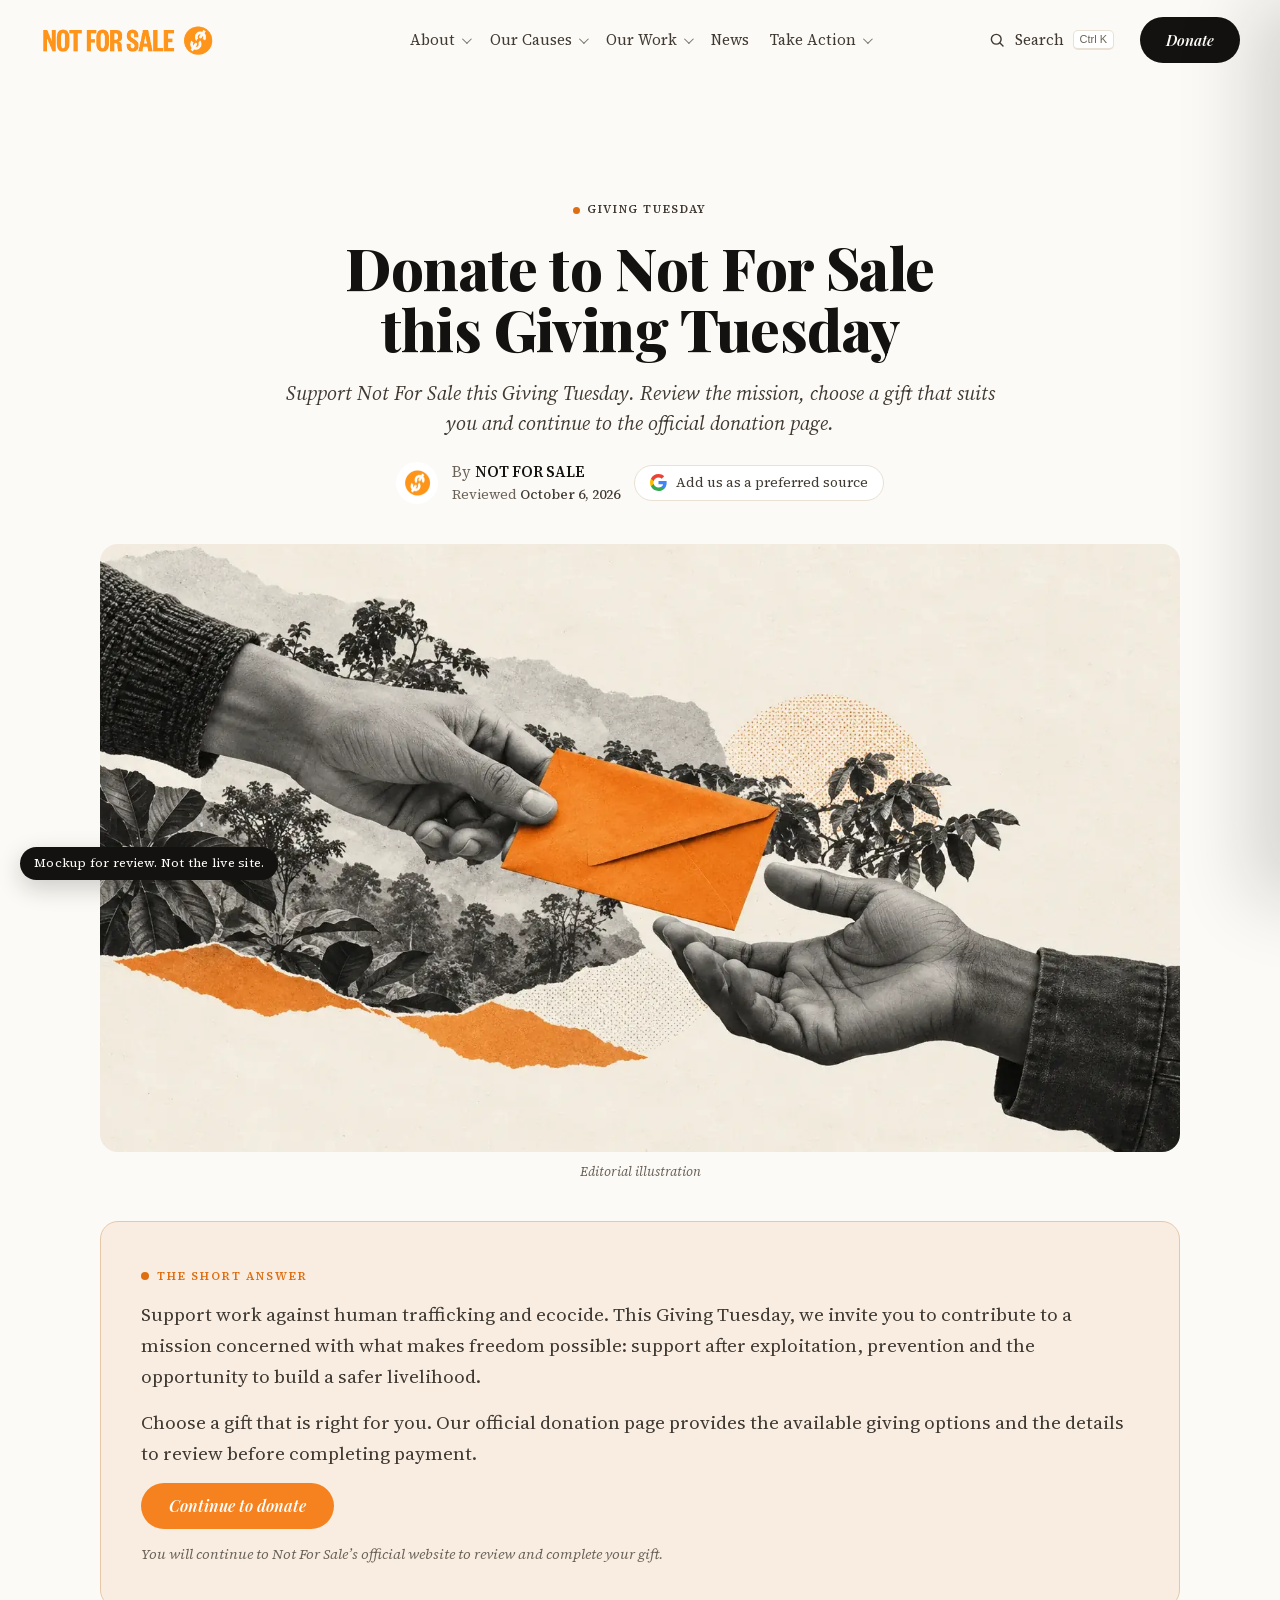
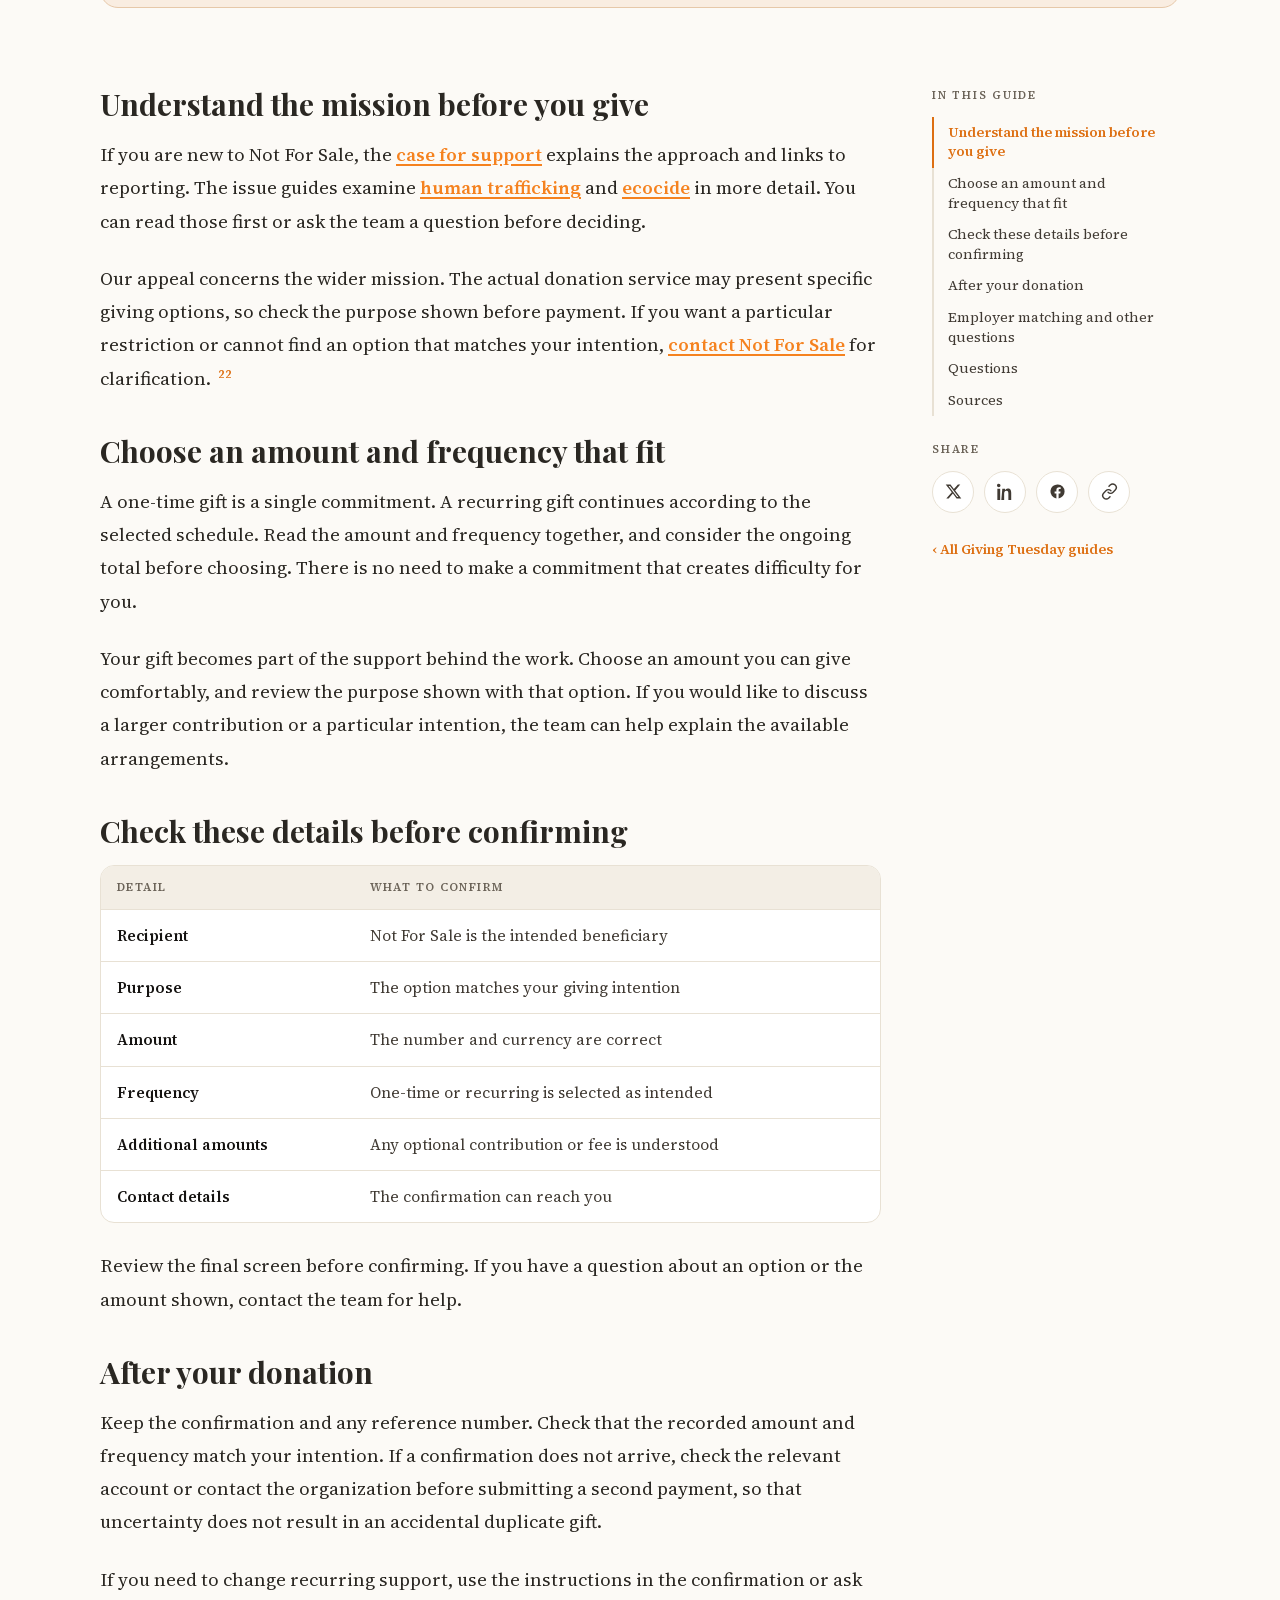
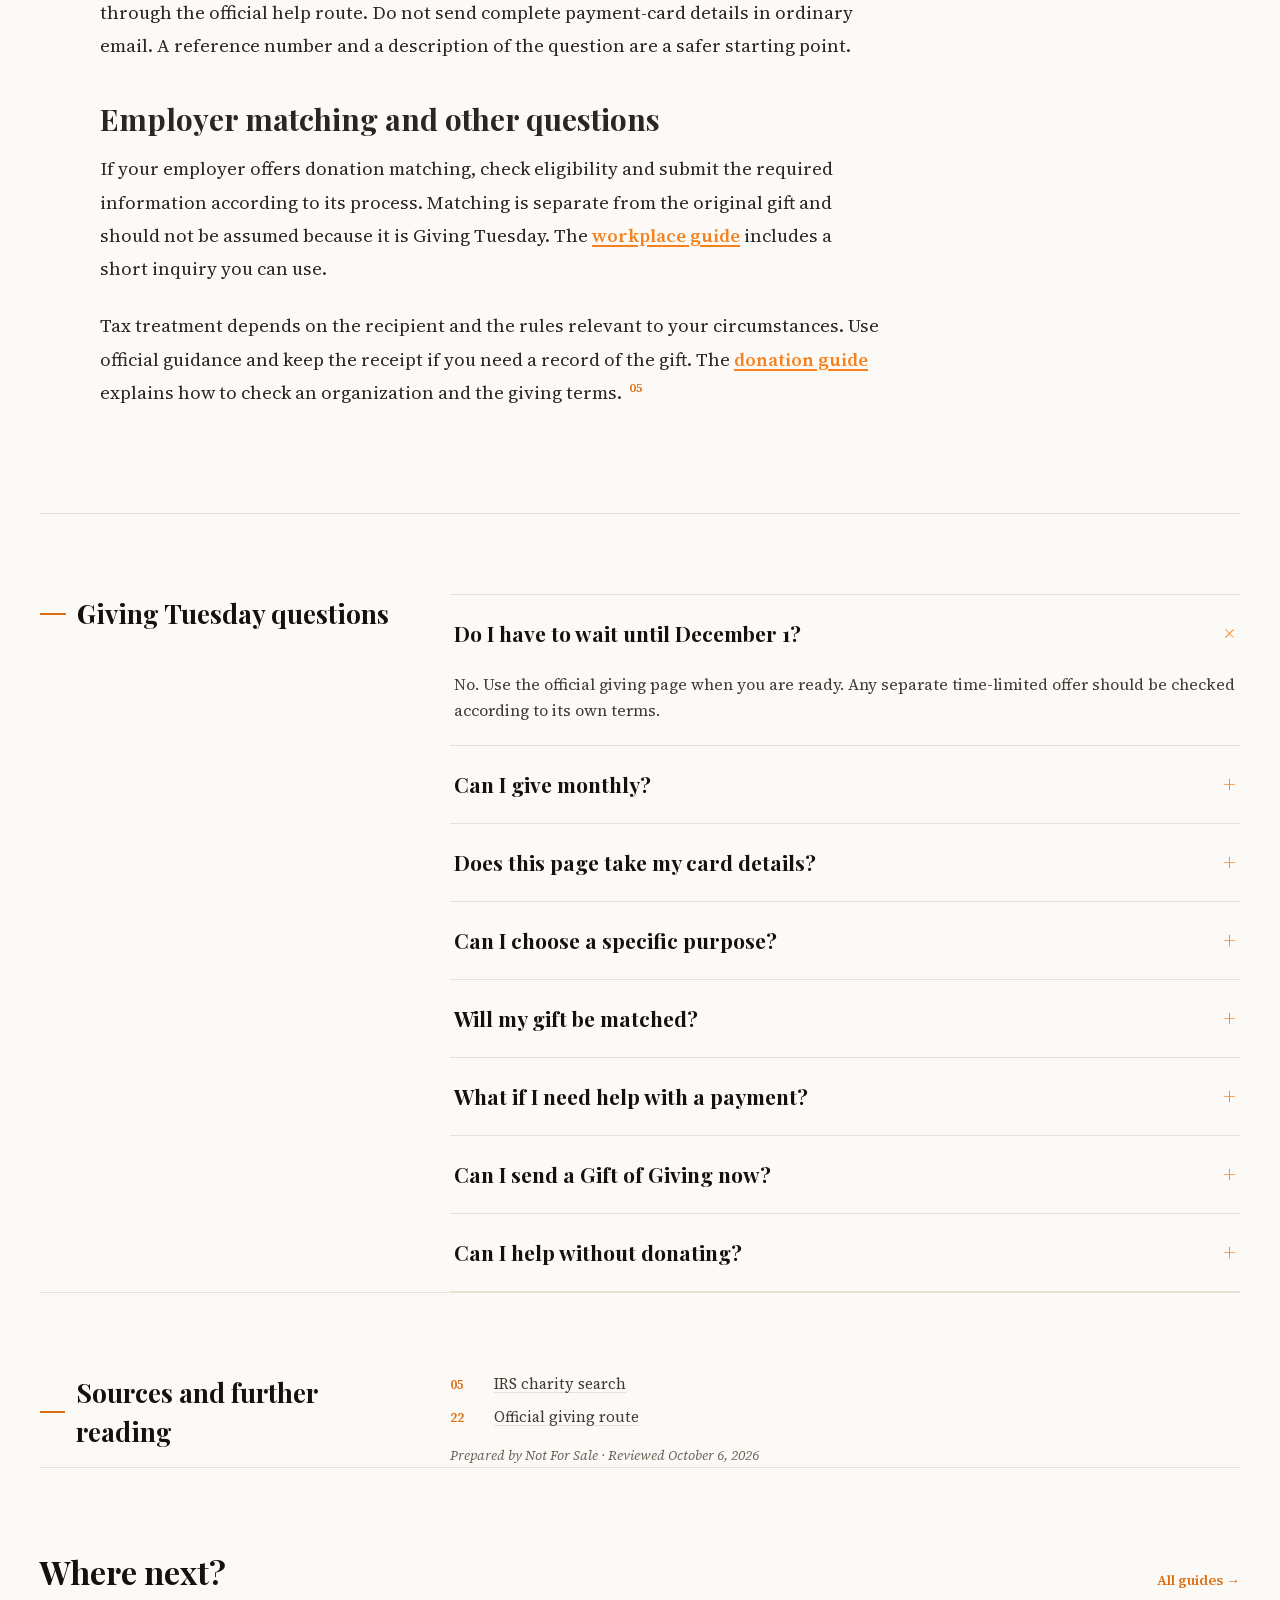
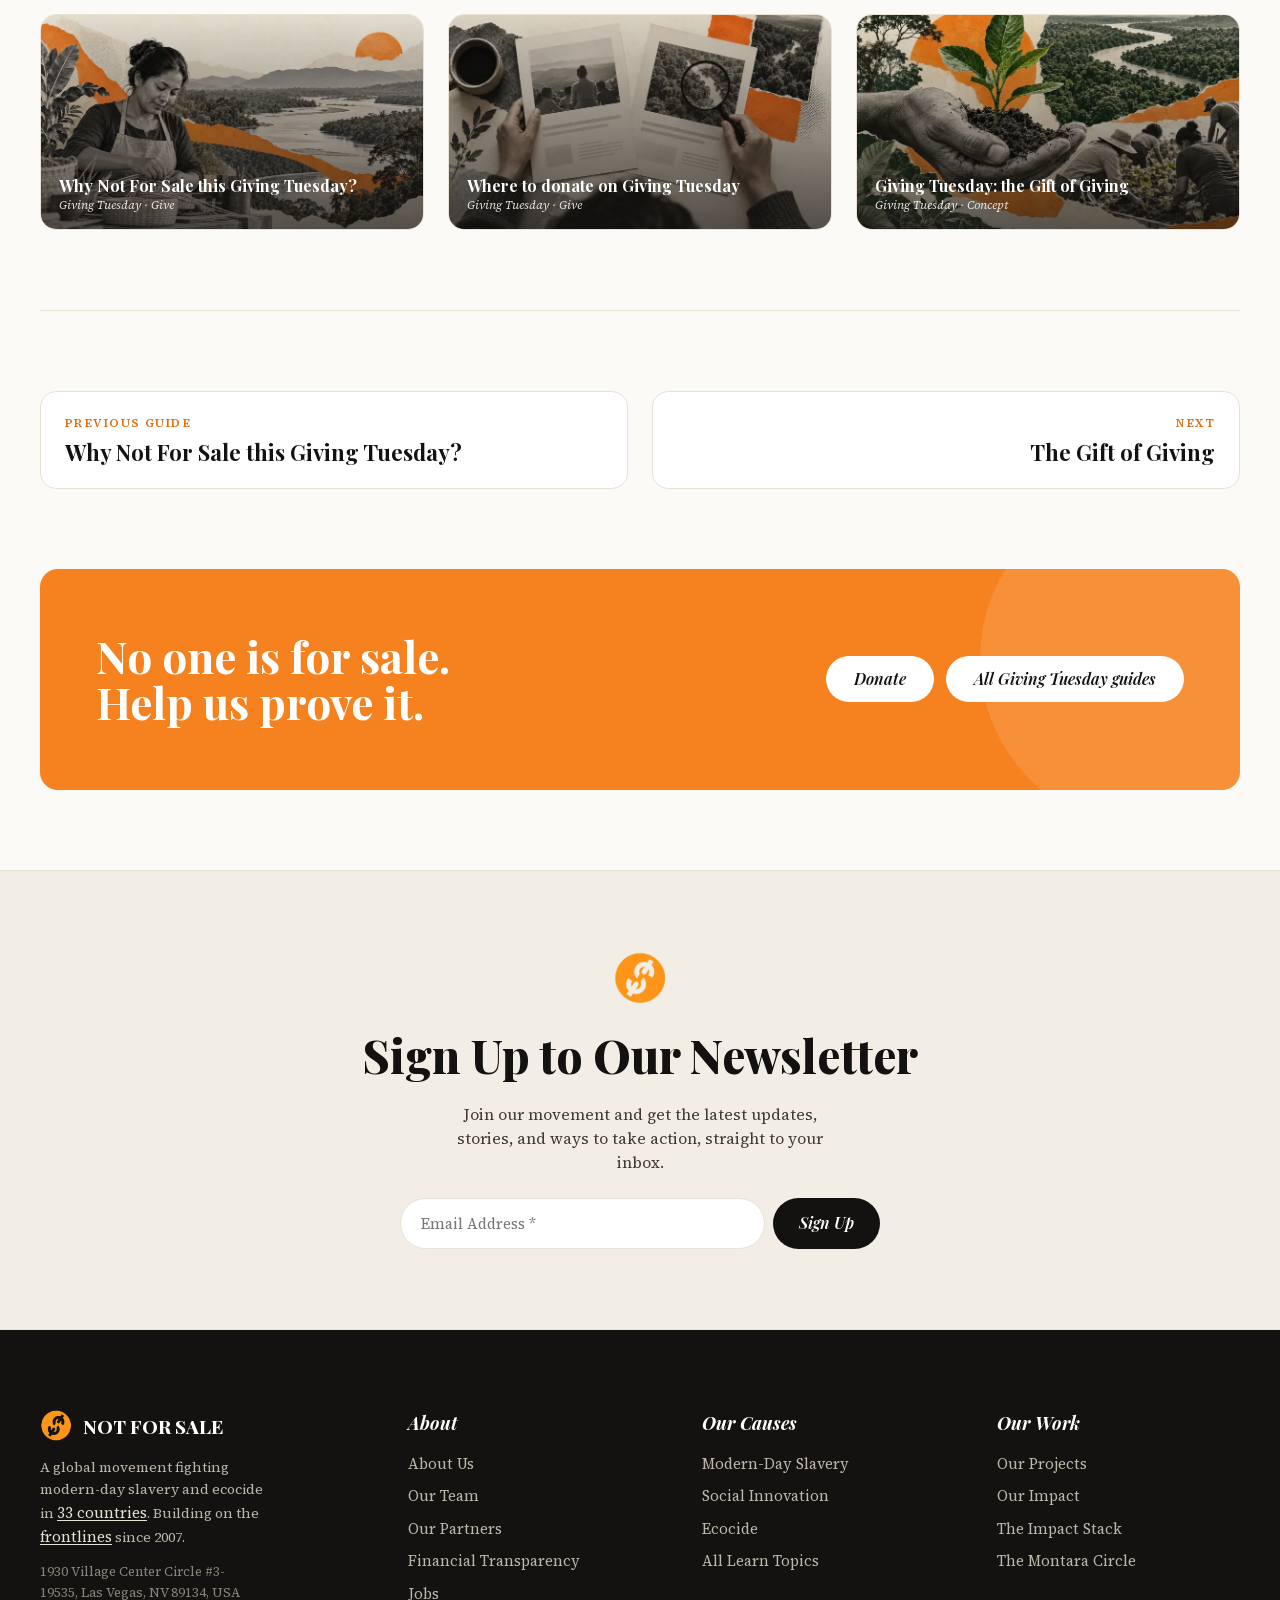
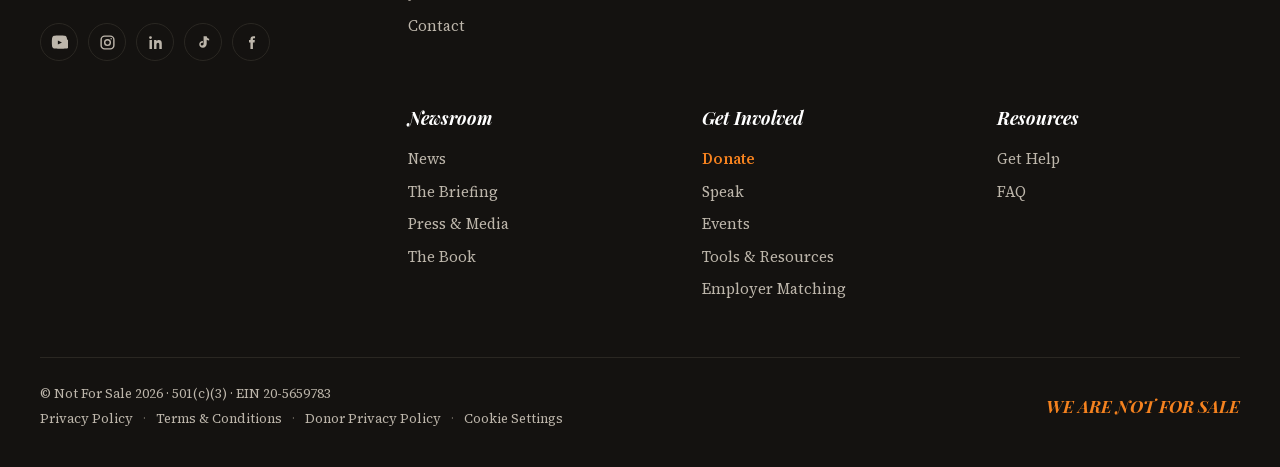
<file: donate/index.html>
<!doctype html>
<html lang="en">
<head>
<meta charset="utf-8">
<meta name="viewport" content="width=device-width, initial-scale=1">
<title>Donate to Not For Sale This Giving Tuesday | Not For Sale</title>
<meta name="description" content="Support Not For Sale this Giving Tuesday. Review the mission, choose a gift that suits you and continue to the official donation page.">
<meta name="robots" content="noindex, nofollow">
<link rel="icon" href="../assets/img/favicon.png">
<script>(function(d){d.classList.add("js-fade");var w=window,D=document,vh=w.innerHeight||d.clientHeight,at=0,ok=false,dcl=false,raf=w.requestAnimationFrame||function(f){return setTimeout(f,16);};function show(){var a=D.querySelectorAll(".fade:not(.in)"),i,r;for(i=0;i!==a.length;i++){r=a[i].getBoundingClientRect();if(vh>r.top&&r.bottom>0){a[i].classList.add("in","fade-now");}}}function css(){if(!D.body){return false;}var l=D.querySelectorAll("link[rel~=stylesheet],link[rel=preload][as=style]"),i;for(i=0;i!==l.length;i++){if(l[i].rel.indexOf("stylesheet")===-1||!l[i].sheet){return false;}}return true;}function step(){if(!ok){if(!at){if(css()){at=Date.now();}}else if(Date.now()-at>1200||!D.fonts||(D.fonts.status==="loaded"&&Date.now()-at>50)){ok=true;}}if(ok){show();}if(!(ok&&dcl)){raf(step);}}raf(step);D.addEventListener("DOMContentLoaded",function(){dcl=true;});w.addEventListener("load",function(){ok=true;dcl=true;show();});setTimeout(function(){if(!w.nfsFadeOn){d.classList.remove("js-fade");}},4000);})(document.documentElement);</script>
<link rel="stylesheet" href="../assets/css/chrome.css?v=a6335540">
<link rel="stylesheet" href="../assets/fonts/fonts.css?v=5a9e098c">
<link rel="stylesheet" href="../assets/css/styles.css?v=89c19858">
<link rel="stylesheet" href="../assets/css/gt.css?v=a6f6572d">
<script src="../assets/js/config.js?v=410d398c" defer></script>
<script src="../assets/js/app.js?v=a1610b65" defer></script>
<script src="../assets/js/gt.js?v=3490eb53" defer></script>
</head>
<body data-page="giving-tuesday">
<div class="wp-site-blocks">
<header class="wp-block-template-part"><a class="skip-link" href="#nfs-main">Skip to content</a><div id="bar"></div><div id="site-header"></div><div id="nfs-main" tabindex="-1"></div></header>
<main class="gt gt-guide">
<div class="postwrap"><header class="posthead">
  <a class="tag cat" href="../"><span class="dot" style="background:#dd6f12"></span>Giving Tuesday</a>
  <h1>Donate to Not For Sale this Giving Tuesday</h1>
  <p class="dek">Support Not For Sale this Giving Tuesday. Review the mission, choose a gift that suits you and continue to the official donation page.</p>
  <div class="byline">
    <div class="av gt-av"><img src="../assets/img/favicon.png" alt="Not For Sale" width="27" height="27"></div>
    <div class="byl"><div class="byl-who">By <b>NOT FOR SALE</b></div><div class="byl-dates"><span>Reviewed <time datetime="2026-10-06">October 6, 2026</time></span></div></div>
    <a class="gps" href="https://www.google.com/preferences/source?q=wearenotforsale.org" target="_blank" rel="noopener noreferrer"><svg viewBox="0 0 18 18" xmlns="http://www.w3.org/2000/svg" aria-hidden="true" focusable="false"><path d="M17.64 9.2045C17.64 8.56636 17.5827 7.95272 17.4764 7.36363H9V10.845H13.8436C13.635 11.97 13.0009 12.9231 12.0477 13.5613V15.8195H14.9564C16.6582 14.2527 17.64 11.9454 17.64 9.2045Z" fill="#4285F4"/><path d="M9 18C11.43 18 13.4673 17.1941 14.9564 15.8195L12.0477 13.5613C11.2418 14.1013 10.2109 14.4204 9 14.4204C6.65591 14.4204 4.67182 12.8372 3.96409 10.71H0.957275V13.0418C2.43818 15.9831 5.48182 18 9 18Z" fill="#34A853"/><path d="M3.96409 10.71C3.78409 10.17 3.68182 9.59318 3.68182 9C3.68182 8.40682 3.78409 7.83 3.96409 7.29V4.95818H0.957275C0.347727 6.17318 0 7.54773 0 9C0 10.4523 0.347727 11.8268 0.957275 13.0418L3.96409 10.71Z" fill="#FBBC05"/><path d="M9 3.57955C10.3214 3.57955 11.5077 4.03364 12.4405 4.92545L15.0218 2.34409C13.4632 0.891818 11.4259 0 9 0C5.48182 0 2.43818 2.01682 0.957275 4.95818L3.96409 7.29C4.67182 5.16273 6.65591 3.57955 9 3.57955Z" fill="#EA4335"/></svg><span>Add us as a preferred source</span></a>
  </div>
</header></div>
<div class="wrap"><figure class="gt-cover fade"><div class="postcover"><div class="nfs-cover"><img class="nfs-cover-img" src="../assets/img/donate-1600.webp" srcset="../assets/img/donate-800.webp 800w, ../assets/img/donate-1600.webp 1600w" sizes="(max-width: 860px) 100vw, 1200px" alt="Editorial collage of hands passing an envelope as an act of generosity." decoding="async" fetchpriority="high" loading="eager"></div></div><figcaption class="gt-cap">Editorial illustration</figcaption></figure></div>
<div class="wrap ex" id="exRoot" style="--accent:#dd6f12">
  <div class="ex-answer fade"><div class="lab">The short answer</div><p>Support work against human trafficking and ecocide. This Giving Tuesday, we invite you to contribute to a mission concerned with what makes freedom possible: support after exploitation, prevention and the opportunity to build a safer livelihood.</p><p>Choose a gift that is right for you. Our official donation page provides the available giving options and the details to review before completing payment.</p><p class="gt-act"><a class="btn btn-orange" href="?campaign=770665">Continue to donate</a></p><p class="gt-note">You will continue to Not For Sale’s official website to review and complete your gift.</p></div>

  <div class="postlayout gt-body">
    <div class="post-main">
      <details class="gt-toc-m"><summary>In this guide <span>7 sections</span></summary><nav aria-label="In this guide"><a href="#understand-the-mission-before-you-give">Understand the mission before you give</a><a href="#choose-an-amount-and-frequency-that-fit">Choose an amount and frequency that fit</a><a href="#check-these-details-before-confirming">Check these details before confirming</a><a href="#after-your-donation">After your donation</a><a href="#employer-matching-and-other-questions">Employer matching and other questions</a><a href="#questions">Questions</a><a href="#sources">Sources</a></nav></details>
      <div class="article gt-prose"><section id="understand-the-mission-before-you-give" class="gt-sec"><h2>Understand the mission before you give</h2><p>If you are new to Not For Sale, the <a href="../not-for-sale/">case for support</a> explains the approach and links to reporting. The issue guides examine <a href="../human-trafficking/">human trafficking</a> and <a href="../ecocide/">ecocide</a> in more detail. You can read those first or ask the team a question before deciding.</p><p>Our appeal concerns the wider mission. The actual donation service may present specific giving options, so check the purpose shown before payment. If you want a particular restriction or cannot find an option that matches your intention, <a href="https://wearenotforsale.org/contact/">contact Not For Sale</a> for clarification. <sup class="cite"><a href="#source-S22" aria-label="Source 22">22</a></sup></p></section><section id="choose-an-amount-and-frequency-that-fit" class="gt-sec"><h2>Choose an amount and frequency that fit</h2><p>A one-time gift is a single commitment. A recurring gift continues according to the selected schedule. Read the amount and frequency together, and consider the ongoing total before choosing. There is no need to make a commitment that creates difficulty for you.</p><p>Your gift becomes part of the support behind the work. Choose an amount you can give comfortably, and review the purpose shown with that option. If you would like to discuss a larger contribution or a particular intention, the team can help explain the available arrangements.</p></section><section id="check-these-details-before-confirming" class="gt-sec"><h2>Check these details before confirming</h2><div class="gt-table" role="region" aria-label="Table: Detail / What to confirm" tabindex="0"><table><thead><tr><th scope="col">Detail</th><th scope="col">What to confirm</th></tr></thead><tbody><tr><td data-label="Detail">Recipient</td><td data-label="What to confirm">Not For Sale is the intended beneficiary</td></tr><tr><td data-label="Detail">Purpose</td><td data-label="What to confirm">The option matches your giving intention</td></tr><tr><td data-label="Detail">Amount</td><td data-label="What to confirm">The number and currency are correct</td></tr><tr><td data-label="Detail">Frequency</td><td data-label="What to confirm">One-time or recurring is selected as intended</td></tr><tr><td data-label="Detail">Additional amounts</td><td data-label="What to confirm">Any optional contribution or fee is understood</td></tr><tr><td data-label="Detail">Contact details</td><td data-label="What to confirm">The confirmation can reach you</td></tr></tbody></table></div><p>Review the final screen before confirming. If you have a question about an option or the amount shown, contact the team for help.</p></section><section id="after-your-donation" class="gt-sec"><h2>After your donation</h2><p>Keep the confirmation and any reference number. Check that the recorded amount and frequency match your intention. If a confirmation does not arrive, check the relevant account or contact the organization before submitting a second payment, so that uncertainty does not result in an accidental duplicate gift.</p><p>If you need to change recurring support, use the instructions in the confirmation or ask through the official help route. Do not send complete payment-card details in ordinary email. A reference number and a description of the question are a safer starting point.</p></section><section id="employer-matching-and-other-questions" class="gt-sec"><h2>Employer matching and other questions</h2><p>If your employer offers donation matching, check eligibility and submit the required information according to its process. Matching is separate from the original gift and should not be assumed because it is Giving Tuesday. The <a href="../businesses/">workplace guide</a> includes a short inquiry you can use.</p><p>Tax treatment depends on the recipient and the rules relevant to your circumstances. Use official guidance and keep the receipt if you need a record of the gift. The <a href="../where-to-donate/">donation guide</a> explains how to check an organization and the giving terms. <sup class="cite"><a href="#source-S05" aria-label="Source 05">05</a></sup></p></section></div>
    </div>
    <aside class="post-side gt-rail">
      <div class="post-toc"><h4>In this guide</h4><nav class="post-toc-nav" aria-label="In this guide"><a href="#understand-the-mission-before-you-give">Understand the mission before you give</a><a href="#choose-an-amount-and-frequency-that-fit">Choose an amount and frequency that fit</a><a href="#check-these-details-before-confirming">Check these details before confirming</a><a href="#after-your-donation">After your donation</a><a href="#employer-matching-and-other-questions">Employer matching and other questions</a><a href="#questions">Questions</a><a href="#sources">Sources</a></nav></div>
      <div class="post-share"><h4>Share</h4><div class="psh-row"><a class="psh" data-share="x" href="#" target="_blank" rel="noopener" aria-label="Share on X"><svg viewBox="0 0 24 24" fill="currentColor" aria-hidden="true"><path d="M18.24 2.25h3.31l-7.23 8.26L23 21.75h-6.66l-5.21-6.82-5.97 6.82H1.85l7.73-8.84L1 2.25h6.83l4.71 6.23 5.7-6.23zm-1.16 17.52h1.83L7.01 4.13H5.04z"/></svg></a><a class="psh" data-share="li" href="#" target="_blank" rel="noopener" aria-label="Share on LinkedIn"><svg viewBox="0 0 24 24" fill="currentColor" aria-hidden="true"><path d="M4.98 3.5A2.5 2.5 0 112.5 1 2.5 2.5 0 014.98 3.5zM.5 8h4V24h-4zm7 0h3.83v2.19h.05A4.2 4.2 0 0115.2 7.7c4.1 0 4.86 2.7 4.86 6.2V24h-4v-8.34c0-1.99-.04-4.55-2.77-4.55s-3.19 2.16-3.19 4.4V24h-4z"/></svg></a><a class="psh" data-share="fb" href="#" target="_blank" rel="noopener" aria-label="Share on Facebook"><svg viewBox="0 0 24 24" fill="currentColor" aria-hidden="true"><path d="M22 12a10 10 0 10-11.56 9.88v-6.99H7.9V12h2.54V9.8c0-2.5 1.49-3.89 3.78-3.89 1.09 0 2.24.2 2.24.2v2.46h-1.26c-1.24 0-1.63.77-1.63 1.56V12h2.78l-.44 2.89h-2.34v6.99A10 10 0 0022 12z"/></svg></a><button type="button" class="psh pshcopy" aria-label="Copy link"><svg viewBox="0 0 24 24" fill="none" stroke="currentColor" stroke-width="2" stroke-linecap="round" stroke-linejoin="round" aria-hidden="true"><path d="M10 13a5 5 0 007.07 0l3-3a5 5 0 00-7.07-7.07l-1.72 1.71"/><path d="M14 11a5 5 0 00-7.07 0l-3 3a5 5 0 007.07 7.07l1.71-1.71"/></svg></button></div></div>
      <a class="gt-back" href="../">&lsaquo; All Giving Tuesday guides</a>
    </aside>
  </div>

  <section class="ex-related" id="questions"><div class="ex-block" style="padding-bottom:0;border:none"><div class="label fade">Giving Tuesday questions</div><div class="fade nfs-exfaq"><div class="qa open"><div class="q">Do I have to wait until December 1?<span class="ic">+</span></div><div class="a"><p>No. Use the official giving page when you are ready. Any separate time-limited offer should be checked according to its own terms.</p></div></div><div class="qa"><div class="q">Can I give monthly?<span class="ic">+</span></div><div class="a"><p>Review the options currently available in the donation service. Confirm the recurring amount and management arrangements before payment.</p></div></div><div class="qa"><div class="q">Does this page take my card details?<span class="ic">+</span></div><div class="a"><p>No. The action sends you to Not For Sale’s official donation page to review and complete the gift.</p></div></div><div class="qa"><div class="q">Can I choose a specific purpose?<span class="ic">+</span></div><div class="a"><p>Check the options and terms in the giving service. Contact the team before paying if you need a restriction that is not clearly offered.</p></div></div><div class="qa"><div class="q">Will my gift be matched?<span class="ic">+</span></div><div class="a"><p>Matching depends on a separate employer program or announced campaign. Check its terms to see whether your gift qualifies.</p></div></div><div class="qa"><div class="q">What if I need help with a payment?<span class="ic">+</span></div><div class="a"><p>Use the contact information in your confirmation or the <a href="https://wearenotforsale.org/contact/">official contact page</a>. Include the reference number where available, not full card details.</p></div></div><div class="qa"><div class="q">Can I send a Gift of Giving now?<span class="ic">+</span></div><div class="a"><p>The Gift of Giving page is a concept demonstration. It does not process gifts, send recipient links or record choices.</p></div></div><div class="qa"><div class="q">Can I help without donating?<span class="ic">+</span></div><div class="a"><p>Yes. Explore <a href="../ideas/">Giving Tuesday ideas</a> or <a href="../volunteering/">volunteering</a> for other ways to contribute.</p><p class="gt-act"><a class="btn btn-orange" href="?campaign=770665">Continue to donate</a></p></div></div></div></div></section>

  <section class="ex-related gt-sources" id="sources"><div class="ex-block" style="padding-bottom:0;border:none"><div class="label fade">Sources and further reading</div>
    <div class="fade"><ol class="gt-srclist"><li id="source-S05"><span class="gt-sn">05</span><a href="https://www.irs.gov/charities-non-profits/tax-exempt-organization-search">IRS charity search</a></li><li id="source-S22"><span class="gt-sn">22</span><a href="?campaign=770665">Official giving route</a></li></ol><p class="gt-prep">Prepared by Not For Sale · Reviewed October 6, 2026</p></div></div></section>

  <section class="ex-related"><div class="ex-keep-h fade"><span>Where next?</span><a class="ex-viewall" href="../">All guides <span aria-hidden="true">&rarr;</span></a></div>
    <div class="ex-morecards ex-keepgrid fade"><a class="ex-mc" href="../not-for-sale/"><div class="nfs-cover"><img class="nfs-cover-img" src="../assets/img/not-for-sale-800.webp" srcset="../assets/img/not-for-sale-800.webp 800w, ../assets/img/not-for-sale-1600.webp 1600w" sizes="(max-width: 680px) 100vw, 400px" alt="" decoding="async" loading="lazy"></div><div class="t">Why Not For Sale this Giving Tuesday?<small>Giving Tuesday · Give</small></div></a><a class="ex-mc" href="../where-to-donate/"><div class="nfs-cover"><img class="nfs-cover-img" src="../assets/img/where-to-donate-800.webp" srcset="../assets/img/where-to-donate-800.webp 800w, ../assets/img/where-to-donate-1600.webp 1600w" sizes="(max-width: 680px) 100vw, 400px" alt="" decoding="async" loading="lazy"></div><div class="t">Where to donate on Giving Tuesday<small>Giving Tuesday · Give</small></div></a><a class="ex-mc" href="../gift-of-giving/"><div class="nfs-cover"><img class="nfs-cover-img" src="../assets/img/hero-800.webp" srcset="../assets/img/hero-800.webp 800w, ../assets/img/hero-1600.webp 1600w" sizes="(max-width: 680px) 100vw, 400px" alt="" decoding="async" loading="lazy"></div><div class="t">Giving Tuesday: the Gift of Giving<small>Giving Tuesday · Concept</small></div></a></div></section>
  <nav class="ex-pager" aria-label="More guides"><a class="ex-pager-link prev" href="../not-for-sale/"><span class="dir">Previous guide</span><b>Why Not For Sale this Giving Tuesday?</b></a><a class="ex-pager-link next" href="../gift-of-giving/"><span class="dir">Next</span><b>The Gift of Giving</b></a></nav>
</div>
<div class="wrap"><div class="ctaband fade"><h2>No one is for sale.<br>Help us prove it.</h2><div class="btns"><a class="btn btn-light" href="?campaign=770665">Donate</a><a class="btn btn-light" href="../">All Giving Tuesday guides</a></div></div></div>
</main>
<footer class="wp-block-template-part"><div id="site-newsletter"></div><div id="site-footer"></div></footer>
</div>
<p class="gt-mock" role="note">Mockup for review<span class="gt-mock-x">. Not the live site.</span></p>
</body>
</html>
</file>
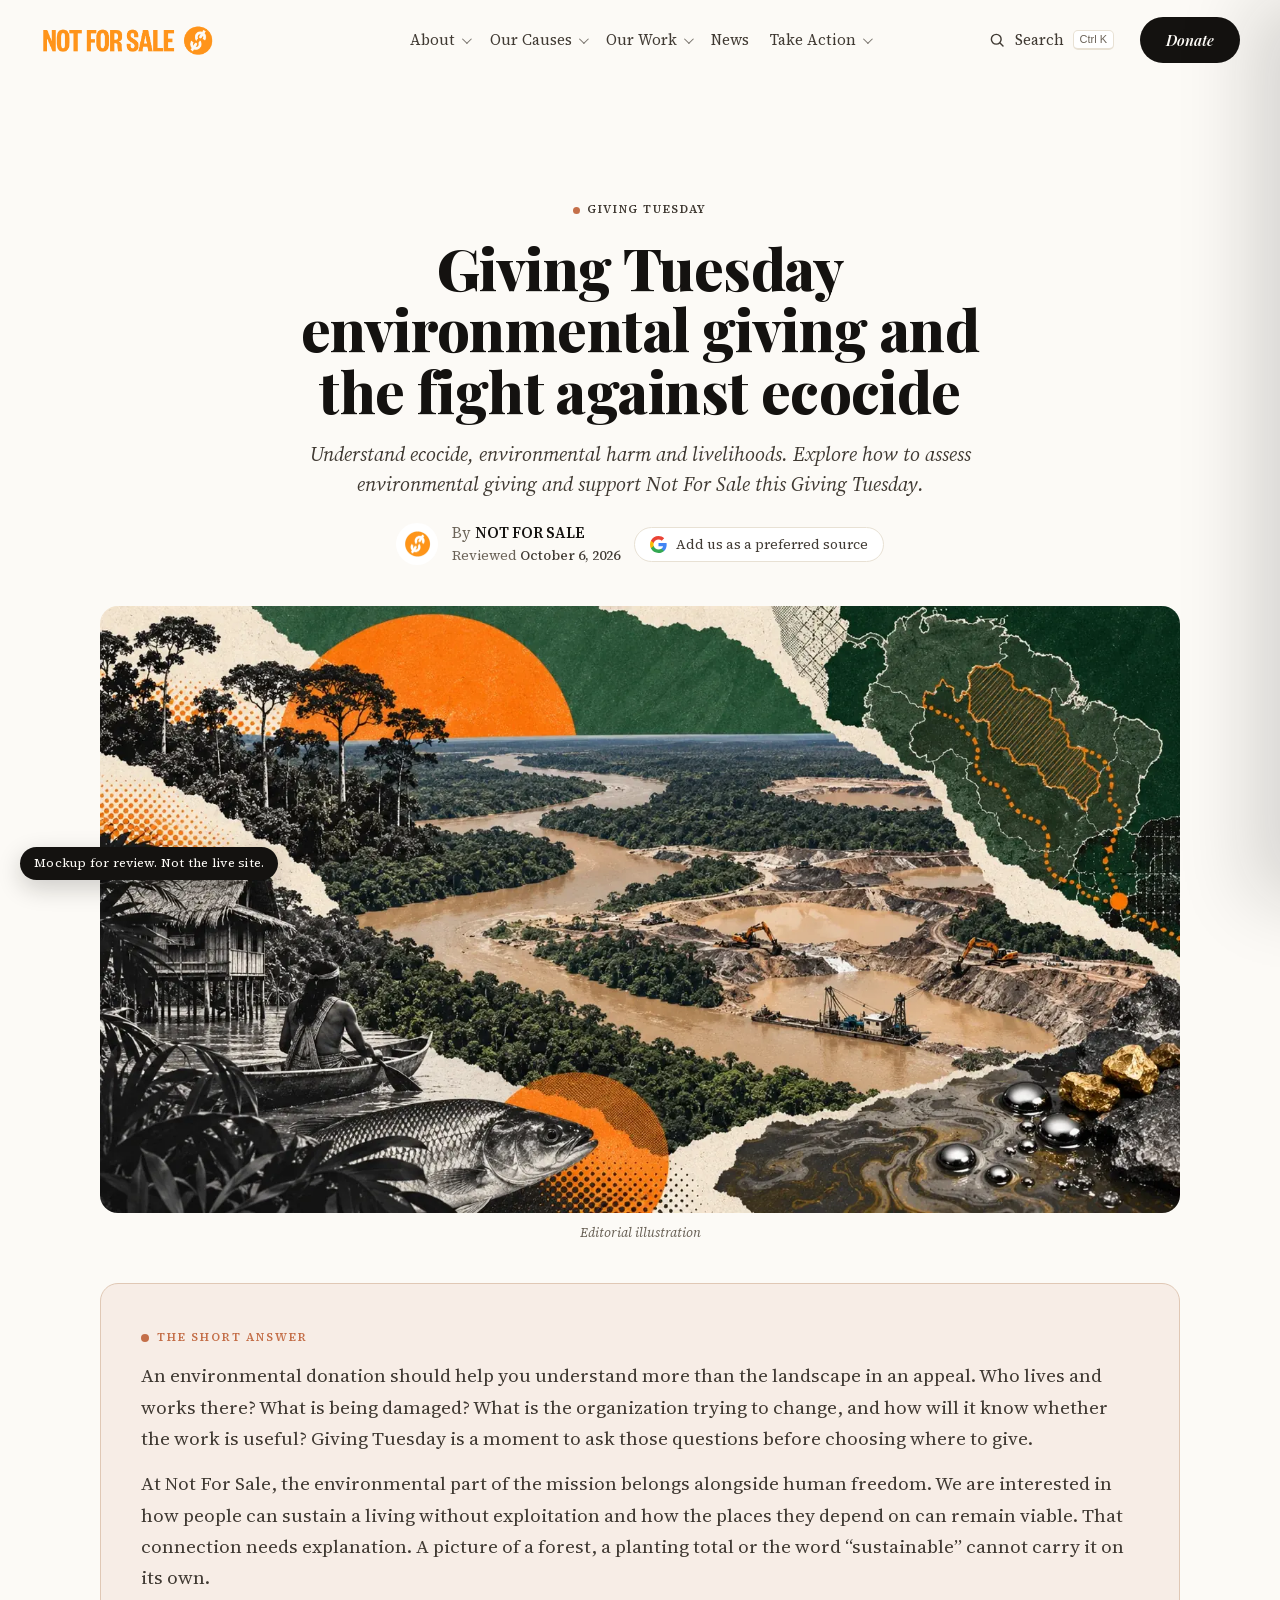
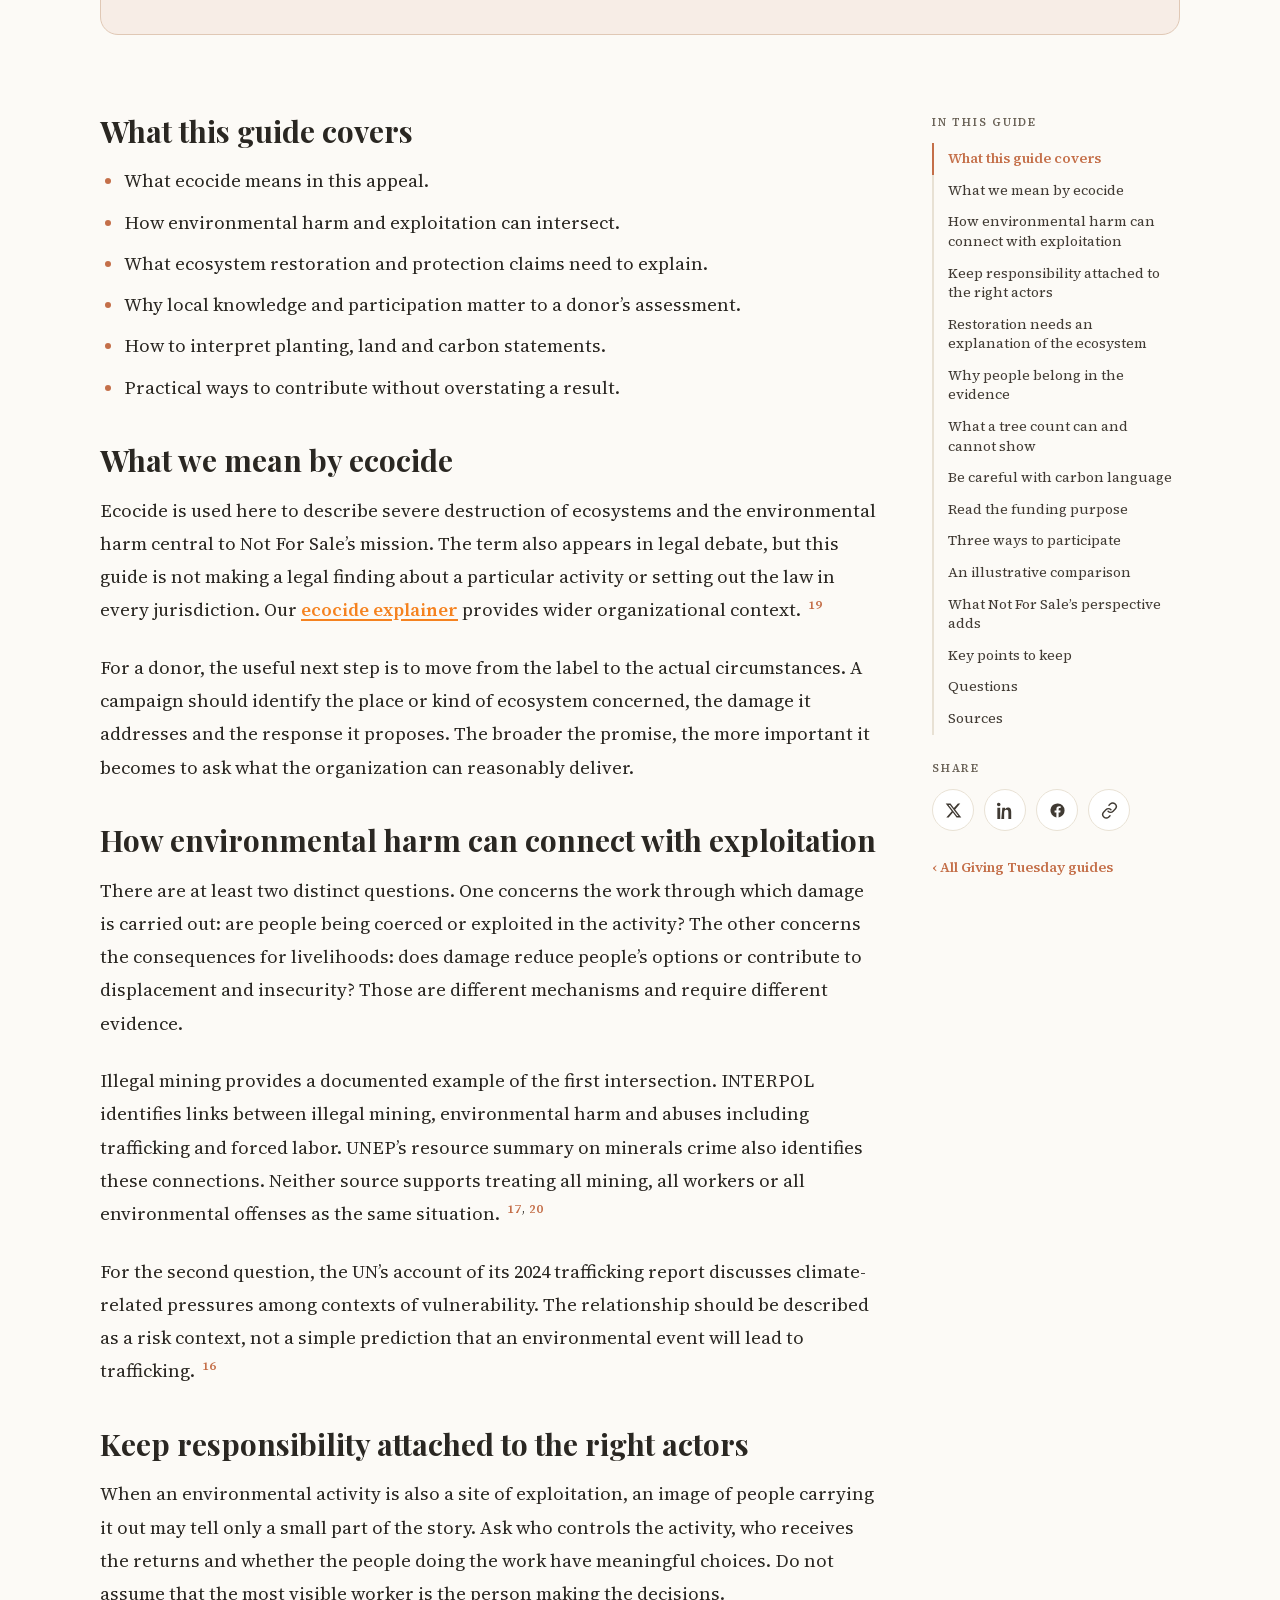
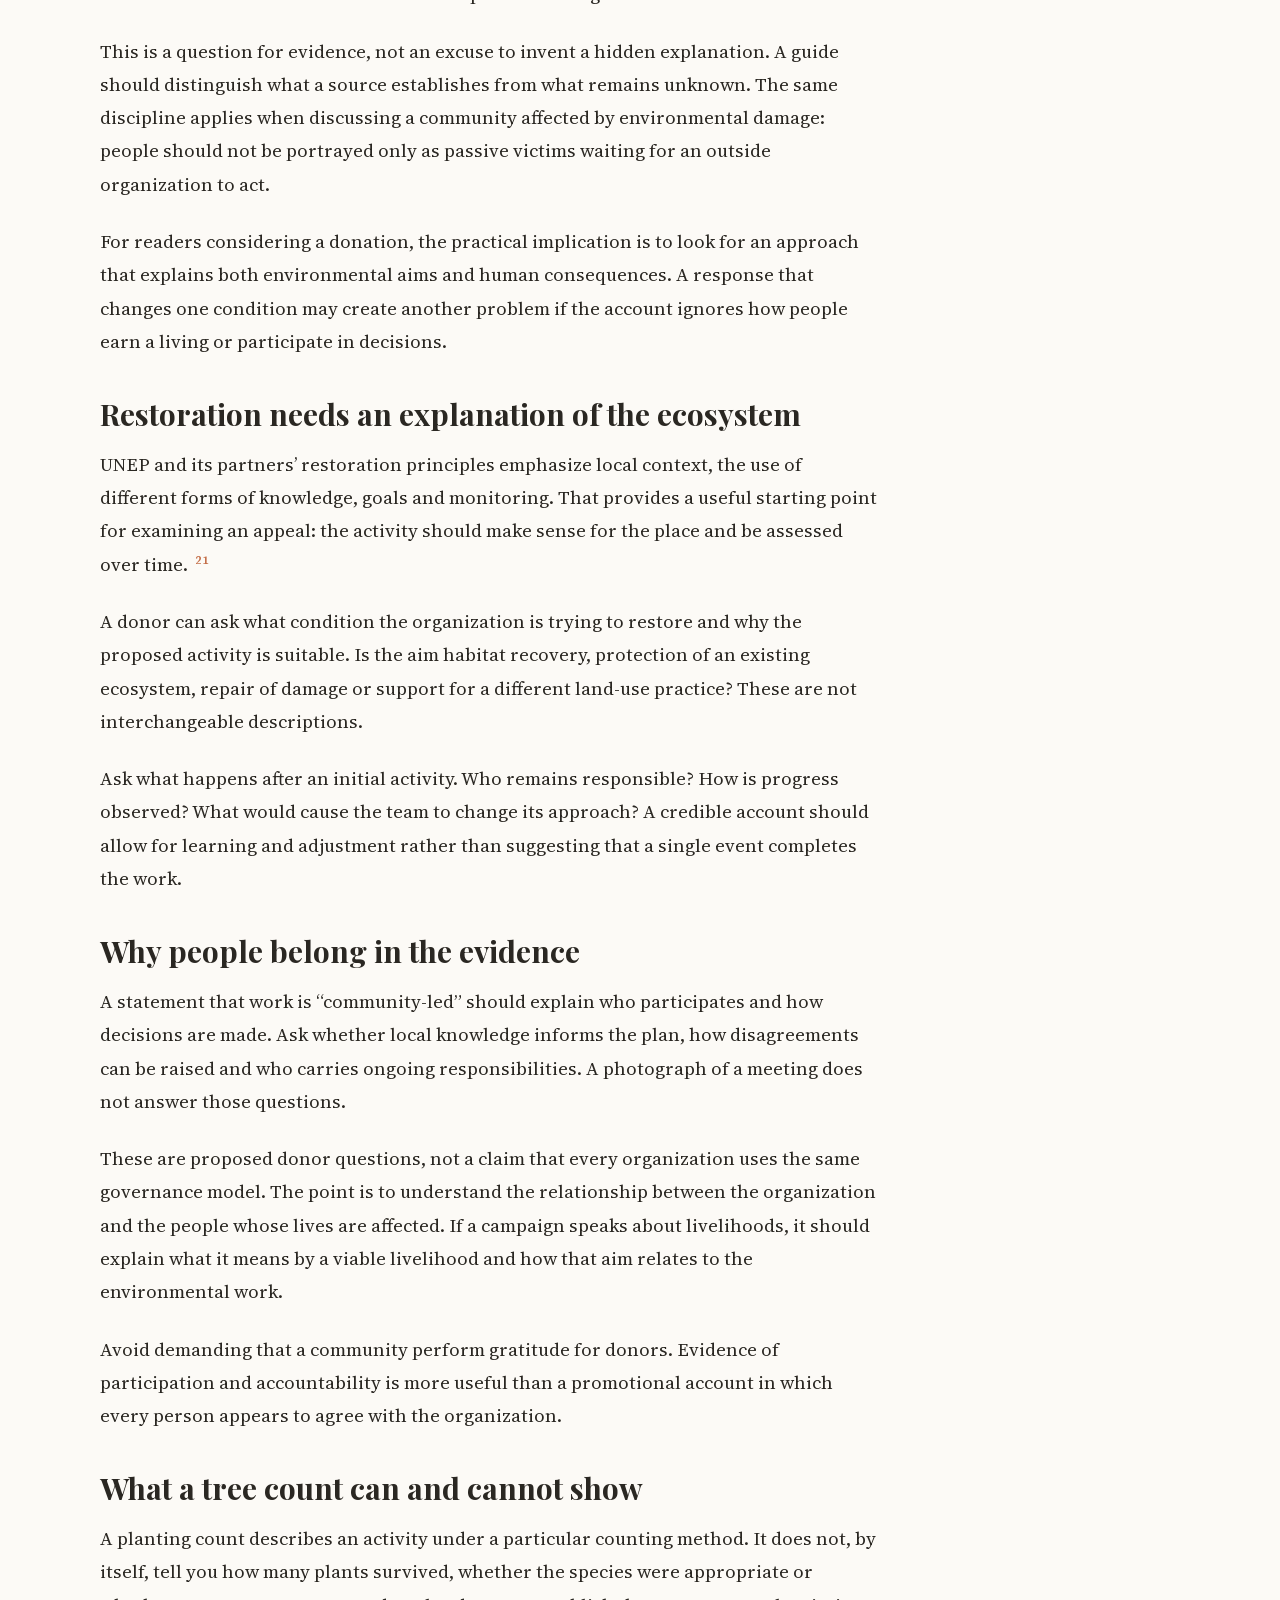
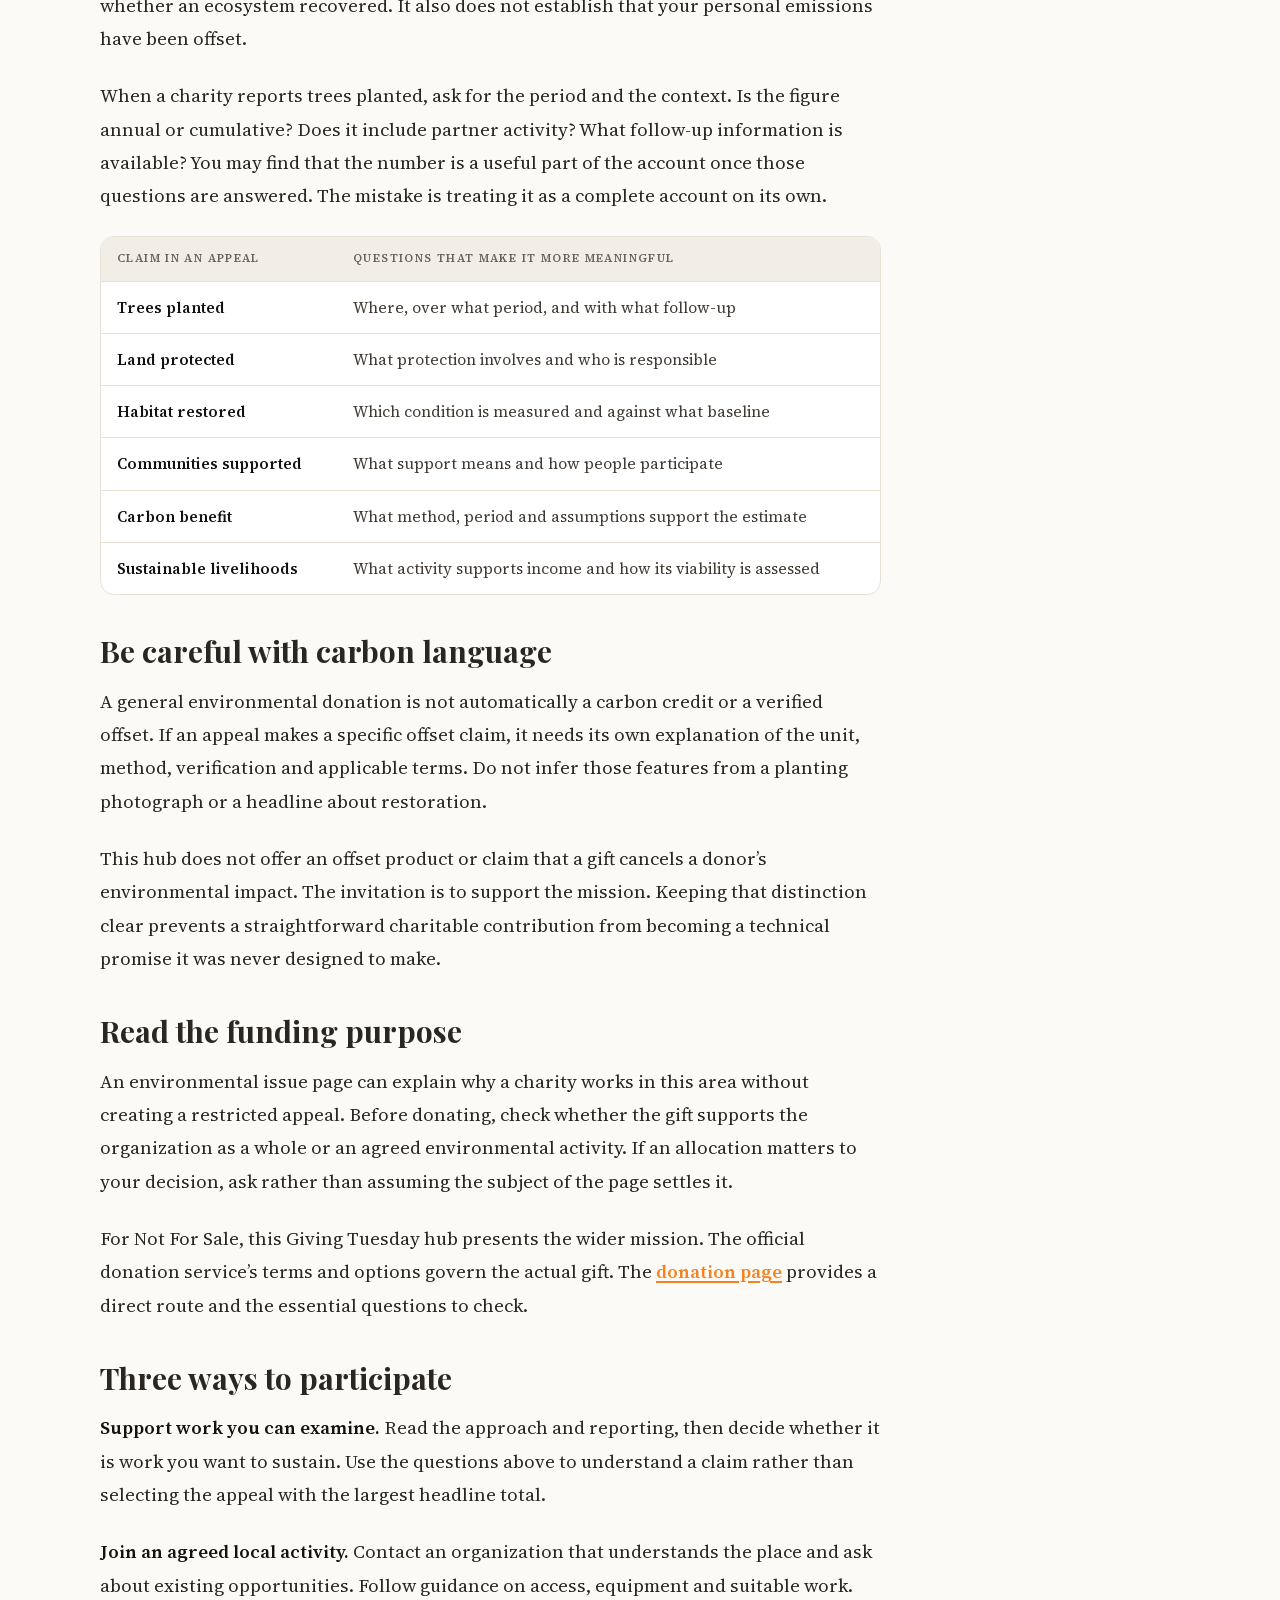
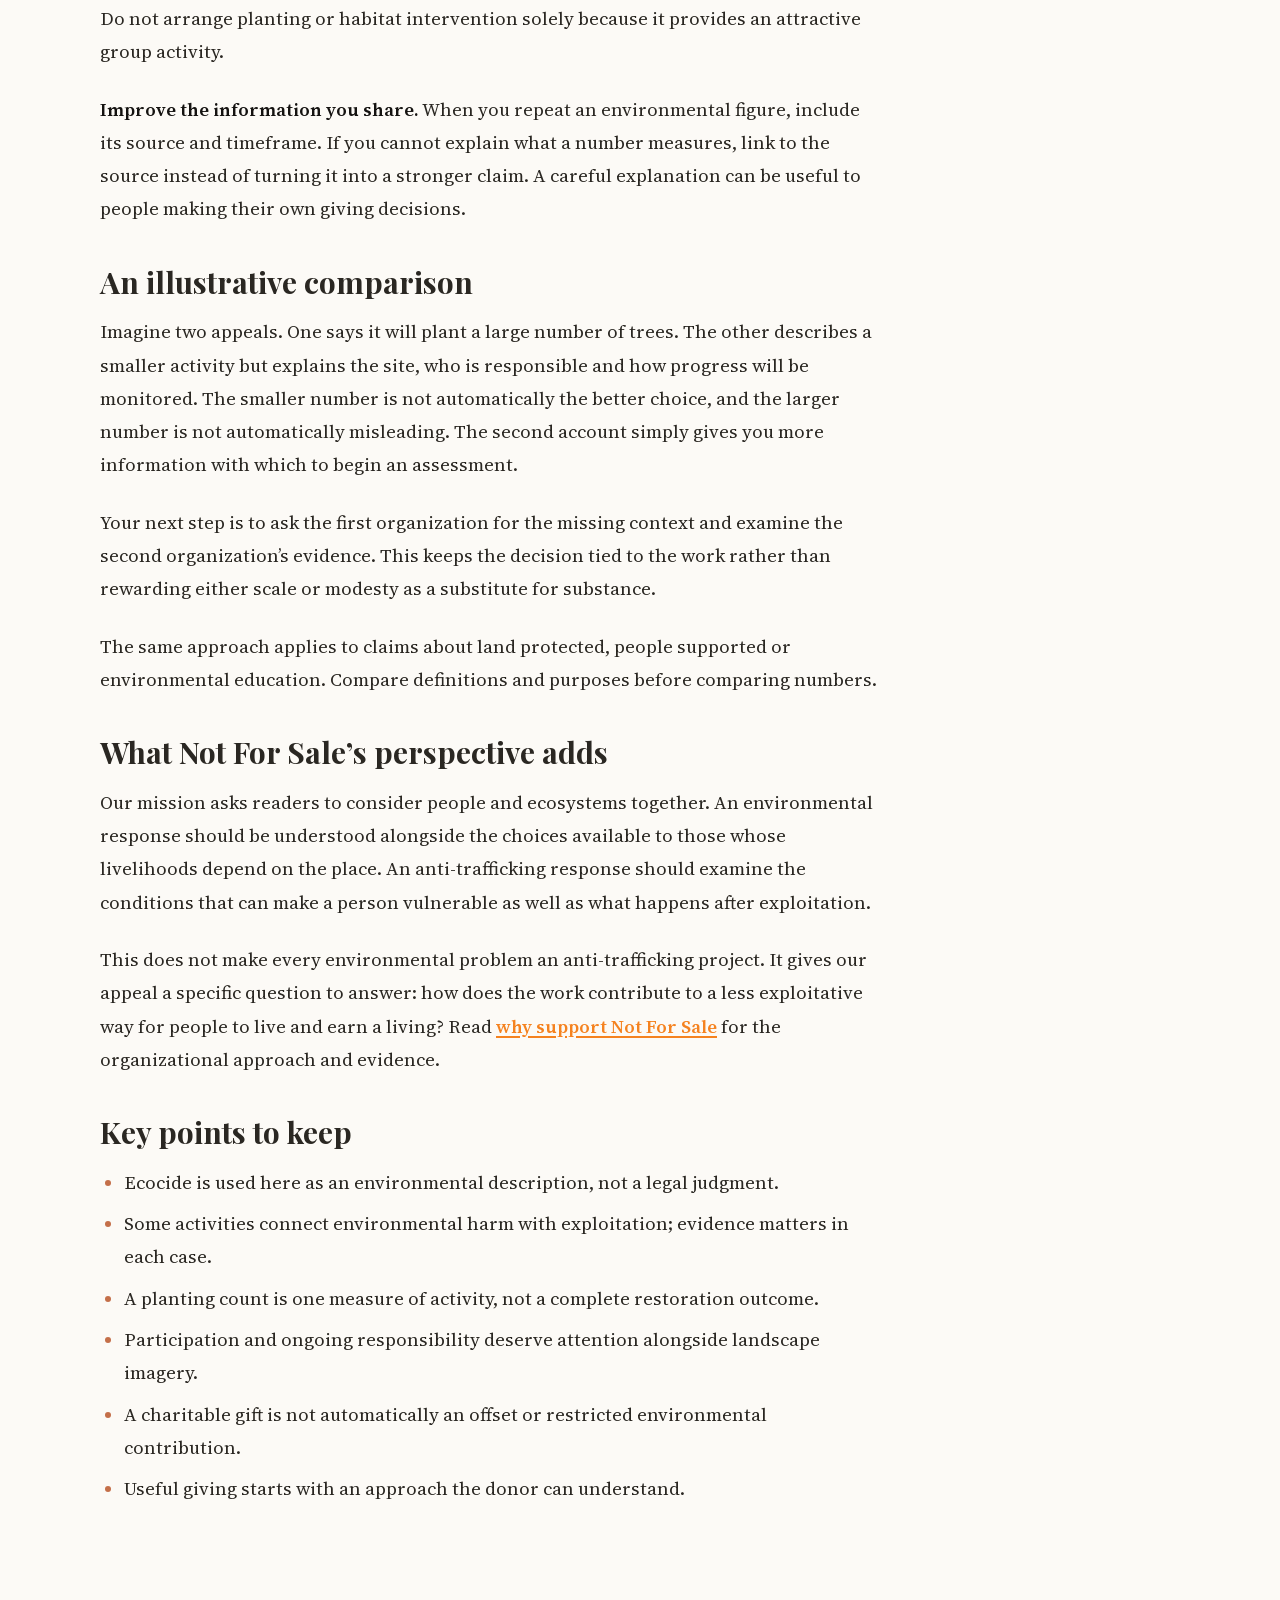
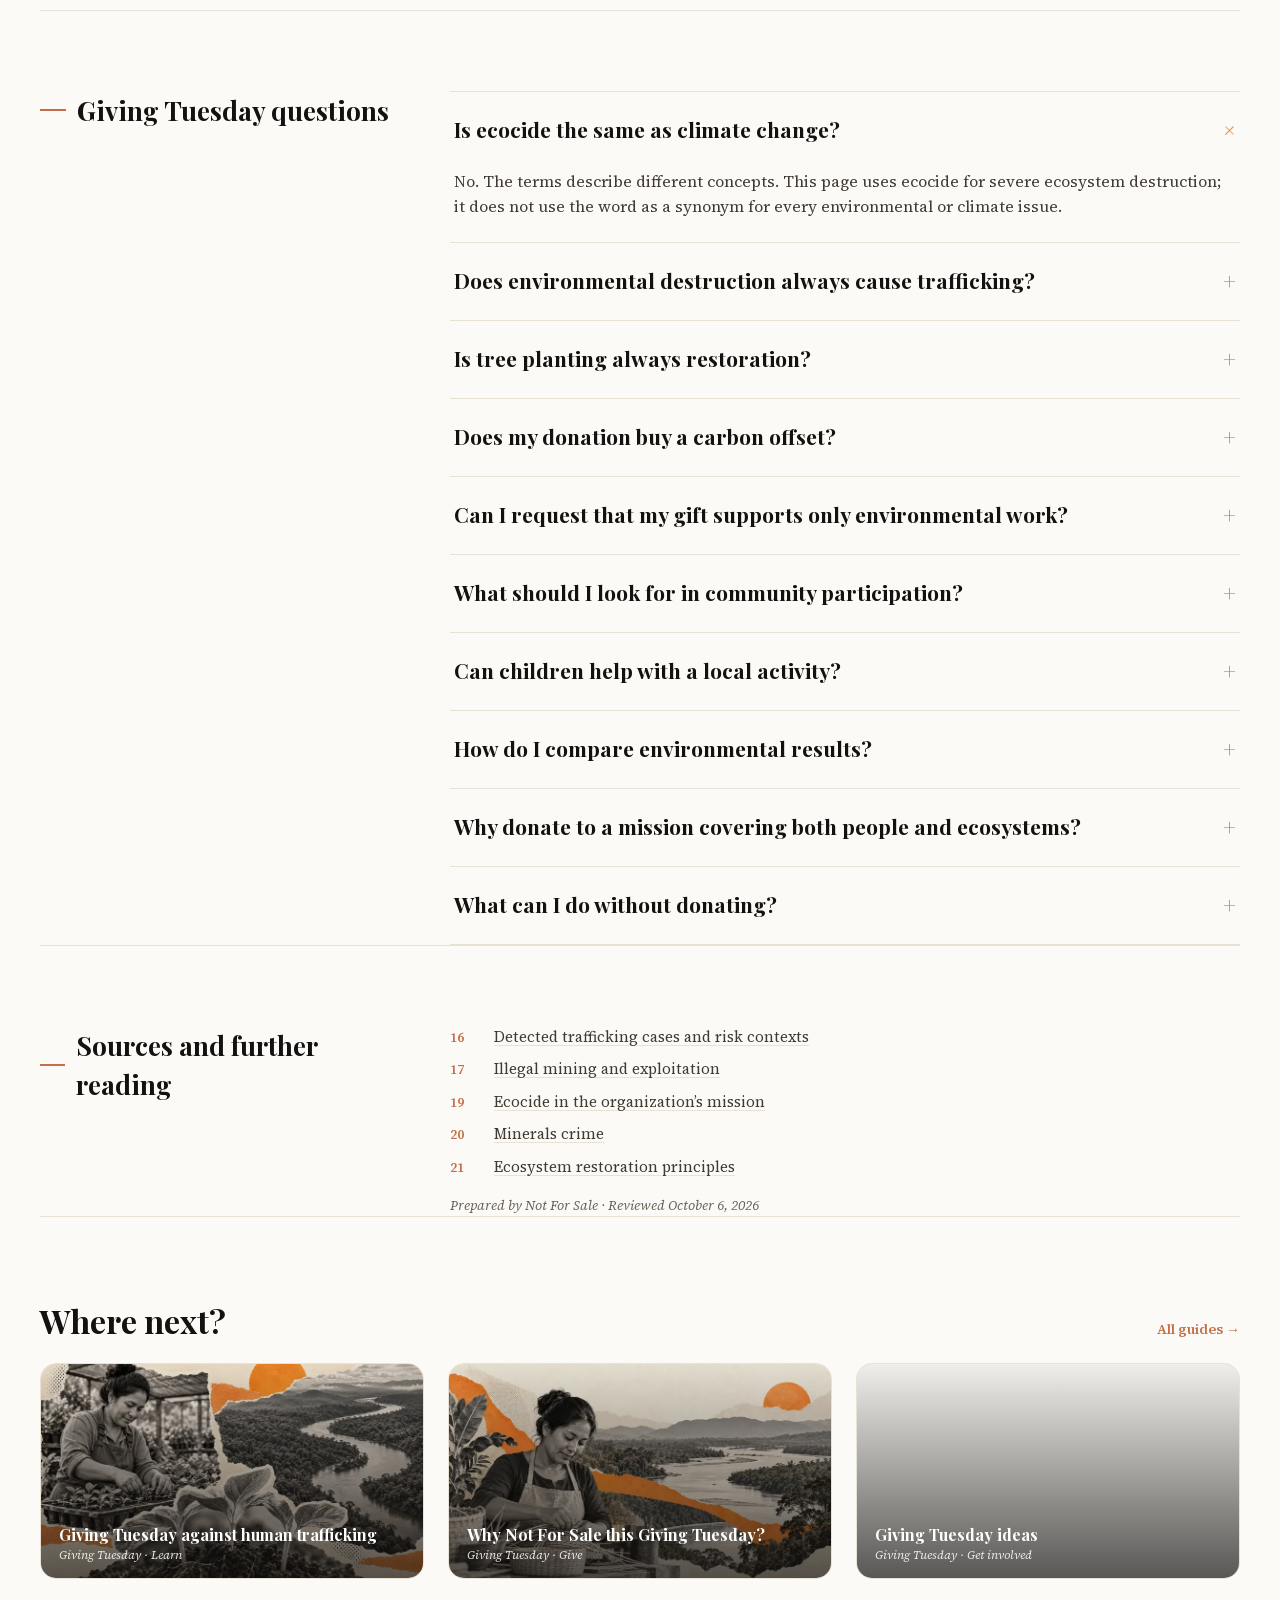
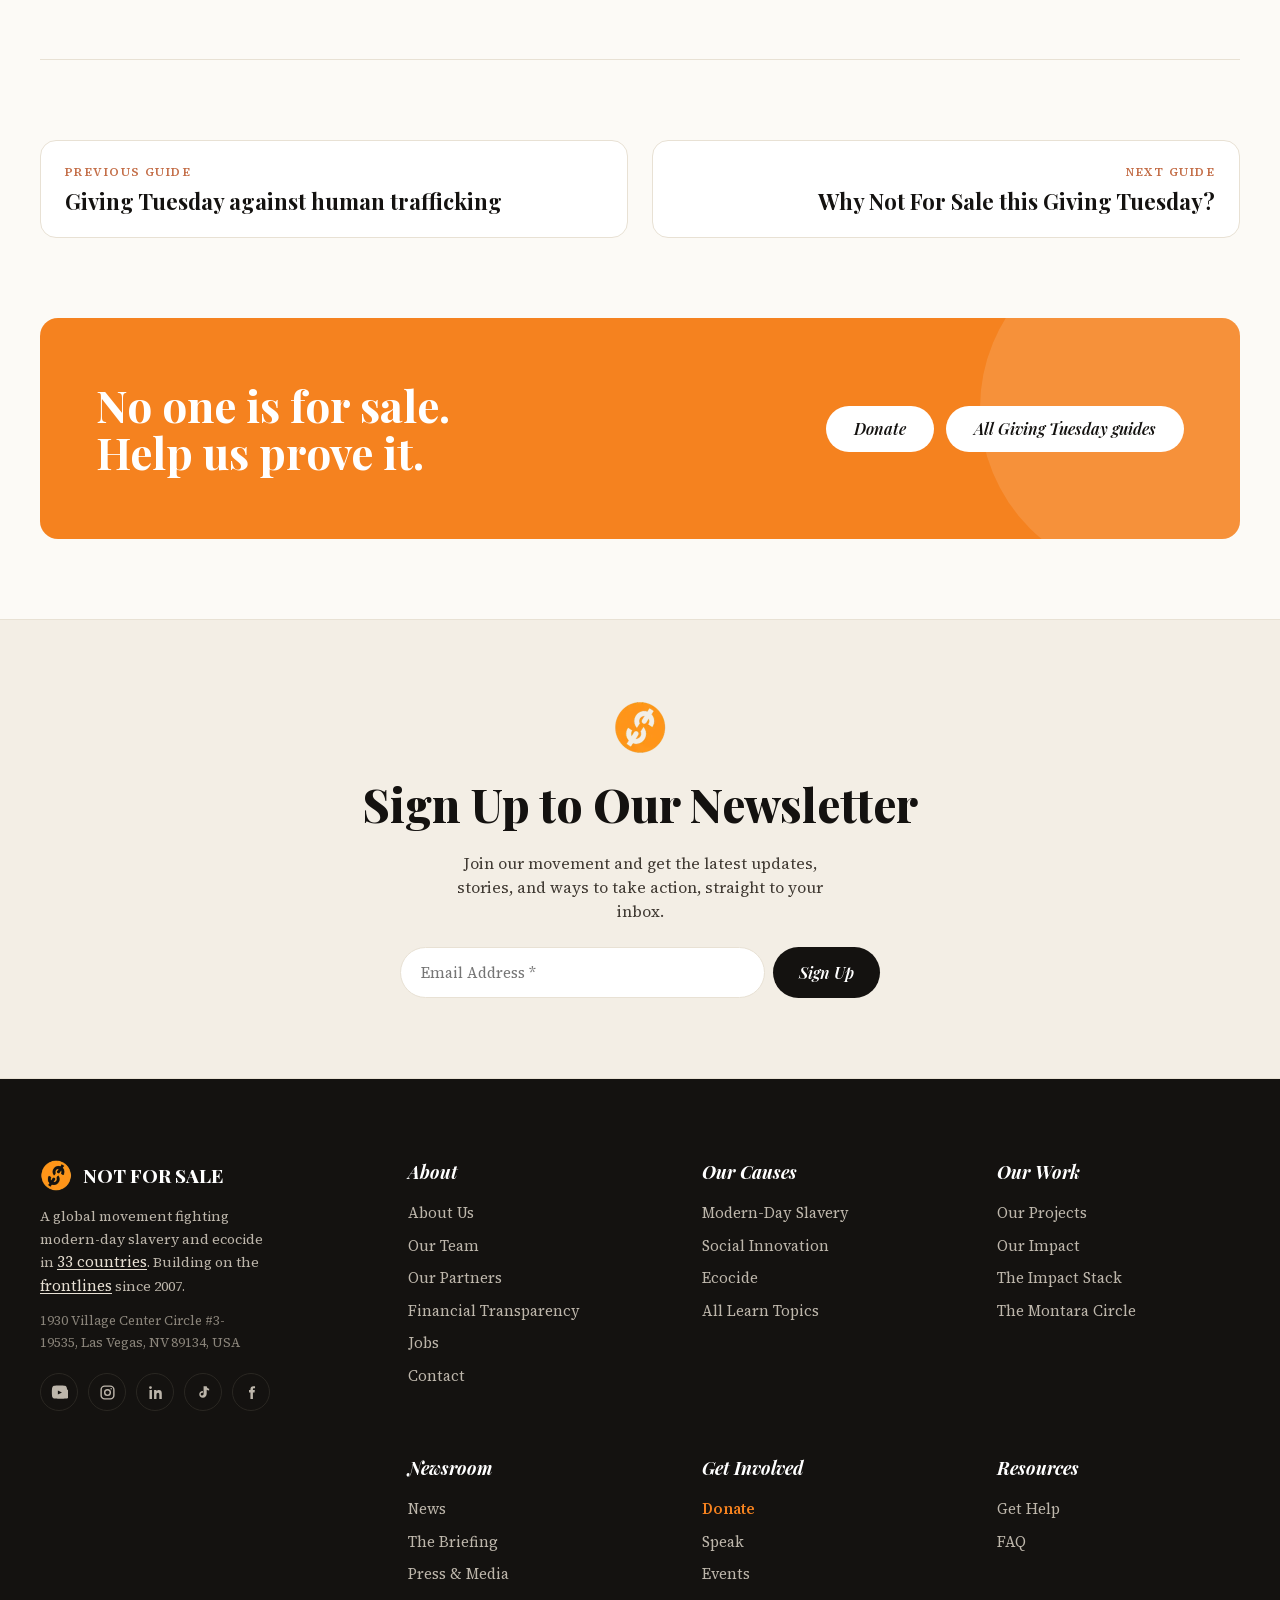
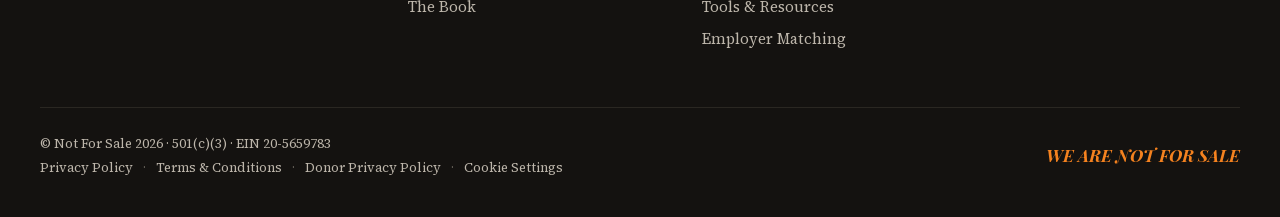
<file: ecocide/index.html>
<!doctype html>
<html lang="en">
<head>
<meta charset="utf-8">
<meta name="viewport" content="width=device-width, initial-scale=1">
<title>Giving Tuesday Environmental Giving and Ecocide | Not For Sale</title>
<meta name="description" content="Understand ecocide, environmental harm and livelihoods. Explore how to assess environmental giving and support Not For Sale this Giving Tuesday.">
<meta name="robots" content="noindex, nofollow">
<link rel="icon" href="../assets/img/favicon.png">
<script>(function(d){d.classList.add("js-fade");var w=window,D=document,vh=w.innerHeight||d.clientHeight,at=0,ok=false,dcl=false,raf=w.requestAnimationFrame||function(f){return setTimeout(f,16);};function show(){var a=D.querySelectorAll(".fade:not(.in)"),i,r;for(i=0;i!==a.length;i++){r=a[i].getBoundingClientRect();if(vh>r.top&&r.bottom>0){a[i].classList.add("in","fade-now");}}}function css(){if(!D.body){return false;}var l=D.querySelectorAll("link[rel~=stylesheet],link[rel=preload][as=style]"),i;for(i=0;i!==l.length;i++){if(l[i].rel.indexOf("stylesheet")===-1||!l[i].sheet){return false;}}return true;}function step(){if(!ok){if(!at){if(css()){at=Date.now();}}else if(Date.now()-at>1200||!D.fonts||(D.fonts.status==="loaded"&&Date.now()-at>50)){ok=true;}}if(ok){show();}if(!(ok&&dcl)){raf(step);}}raf(step);D.addEventListener("DOMContentLoaded",function(){dcl=true;});w.addEventListener("load",function(){ok=true;dcl=true;show();});setTimeout(function(){if(!w.nfsFadeOn){d.classList.remove("js-fade");}},4000);})(document.documentElement);</script>
<link rel="stylesheet" href="../assets/css/chrome.css?v=a6335540">
<link rel="stylesheet" href="../assets/fonts/fonts.css?v=5a9e098c">
<link rel="stylesheet" href="../assets/css/styles.css?v=89c19858">
<link rel="stylesheet" href="../assets/css/gt.css?v=a6f6572d">
<script src="../assets/js/config.js?v=410d398c" defer></script>
<script src="../assets/js/app.js?v=a1610b65" defer></script>
<script src="../assets/js/gt.js?v=3490eb53" defer></script>
</head>
<body data-page="giving-tuesday">
<div class="wp-site-blocks">
<header class="wp-block-template-part"><a class="skip-link" href="#nfs-main">Skip to content</a><div id="bar"></div><div id="site-header"></div><div id="nfs-main" tabindex="-1"></div></header>
<main class="gt gt-guide">
<div class="postwrap"><header class="posthead">
  <a class="tag cat" href="../"><span class="dot" style="background:#c46f49"></span>Giving Tuesday</a>
  <h1>Giving Tuesday environmental giving and the fight against ecocide</h1>
  <p class="dek">Understand ecocide, environmental harm and livelihoods. Explore how to assess environmental giving and support Not For Sale this Giving Tuesday.</p>
  <div class="byline">
    <div class="av gt-av"><img src="../assets/img/favicon.png" alt="Not For Sale" width="27" height="27"></div>
    <div class="byl"><div class="byl-who">By <b>NOT FOR SALE</b></div><div class="byl-dates"><span>Reviewed <time datetime="2026-10-06">October 6, 2026</time></span></div></div>
    <a class="gps" href="https://www.google.com/preferences/source?q=wearenotforsale.org" target="_blank" rel="noopener noreferrer"><svg viewBox="0 0 18 18" xmlns="http://www.w3.org/2000/svg" aria-hidden="true" focusable="false"><path d="M17.64 9.2045C17.64 8.56636 17.5827 7.95272 17.4764 7.36363H9V10.845H13.8436C13.635 11.97 13.0009 12.9231 12.0477 13.5613V15.8195H14.9564C16.6582 14.2527 17.64 11.9454 17.64 9.2045Z" fill="#4285F4"/><path d="M9 18C11.43 18 13.4673 17.1941 14.9564 15.8195L12.0477 13.5613C11.2418 14.1013 10.2109 14.4204 9 14.4204C6.65591 14.4204 4.67182 12.8372 3.96409 10.71H0.957275V13.0418C2.43818 15.9831 5.48182 18 9 18Z" fill="#34A853"/><path d="M3.96409 10.71C3.78409 10.17 3.68182 9.59318 3.68182 9C3.68182 8.40682 3.78409 7.83 3.96409 7.29V4.95818H0.957275C0.347727 6.17318 0 7.54773 0 9C0 10.4523 0.347727 11.8268 0.957275 13.0418L3.96409 10.71Z" fill="#FBBC05"/><path d="M9 3.57955C10.3214 3.57955 11.5077 4.03364 12.4405 4.92545L15.0218 2.34409C13.4632 0.891818 11.4259 0 9 0C5.48182 0 2.43818 2.01682 0.957275 4.95818L3.96409 7.29C4.67182 5.16273 6.65591 3.57955 9 3.57955Z" fill="#EA4335"/></svg><span>Add us as a preferred source</span></a>
  </div>
</header></div>
<div class="wrap"><figure class="gt-cover fade"><div class="postcover"><div class="nfs-cover"><img class="nfs-cover-img" src="../assets/img/ecocide-1600.webp" srcset="../assets/img/ecocide-800.webp 800w, ../assets/img/ecocide-1600.webp 1600w" sizes="(max-width: 860px) 100vw, 1200px" alt="Editorial collage of a forest river, extraction and community livelihoods." decoding="async" fetchpriority="high" loading="eager"></div></div><figcaption class="gt-cap">Editorial illustration</figcaption></figure></div>
<div class="wrap ex" id="exRoot" style="--accent:#c46f49">
  <div class="ex-answer fade"><div class="lab">The short answer</div><p>An environmental donation should help you understand more than the landscape in an appeal. Who lives and works there? What is being damaged? What is the organization trying to change, and how will it know whether the work is useful? Giving Tuesday is a moment to ask those questions before choosing where to give.</p><p>At Not For Sale, the environmental part of the mission belongs alongside human freedom. We are interested in how people can sustain a living without exploitation and how the places they depend on can remain viable. That connection needs explanation. A picture of a forest, a planting total or the word “sustainable” cannot carry it on its own.</p></div>

  <div class="postlayout gt-body">
    <div class="post-main">
      <details class="gt-toc-m"><summary>In this guide <span>15 sections</span></summary><nav aria-label="In this guide"><a href="#what-this-guide-covers">What this guide covers</a><a href="#what-we-mean-by-ecocide">What we mean by ecocide</a><a href="#how-environmental-harm-can-connect-with-exploitation">How environmental harm can connect with exploitation</a><a href="#keep-responsibility-attached-to-the-right-actors">Keep responsibility attached to the right actors</a><a href="#restoration-needs-an-explanation-of-the-ecosystem">Restoration needs an explanation of the ecosystem</a><a href="#why-people-belong-in-the-evidence">Why people belong in the evidence</a><a href="#what-a-tree-count-can-and-cannot-show">What a tree count can and cannot show</a><a href="#be-careful-with-carbon-language">Be careful with carbon language</a><a href="#read-the-funding-purpose">Read the funding purpose</a><a href="#three-ways-to-participate">Three ways to participate</a><a href="#an-illustrative-comparison">An illustrative comparison</a><a href="#what-not-for-sale-s-perspective-adds">What Not For Sale’s perspective adds</a><a href="#key-points-to-keep">Key points to keep</a><a href="#questions">Questions</a><a href="#sources">Sources</a></nav></details>
      <div class="article gt-prose"><section id="what-this-guide-covers" class="gt-sec"><h2>What this guide covers</h2><ul><li>What ecocide means in this appeal.</li><li>How environmental harm and exploitation can intersect.</li><li>What ecosystem restoration and protection claims need to explain.</li><li>Why local knowledge and participation matter to a donor’s assessment.</li><li>How to interpret planting, land and carbon statements.</li><li>Practical ways to contribute without overstating a result.</li></ul></section><section id="what-we-mean-by-ecocide" class="gt-sec"><h2>What we mean by ecocide</h2><p>Ecocide is used here to describe severe destruction of ecosystems and the environmental harm central to Not For Sale’s mission. The term also appears in legal debate, but this guide is not making a legal finding about a particular activity or setting out the law in every jurisdiction. Our <a href="https://wearenotforsale.org/learn/what-is-ecocide/">ecocide explainer</a> provides wider organizational context. <sup class="cite"><a href="#source-S19" aria-label="Source 19">19</a></sup></p><p>For a donor, the useful next step is to move from the label to the actual circumstances. A campaign should identify the place or kind of ecosystem concerned, the damage it addresses and the response it proposes. The broader the promise, the more important it becomes to ask what the organization can reasonably deliver.</p></section><section id="how-environmental-harm-can-connect-with-exploitation" class="gt-sec"><h2>How environmental harm can connect with exploitation</h2><p>There are at least two distinct questions. One concerns the work through which damage is carried out: are people being coerced or exploited in the activity? The other concerns the consequences for livelihoods: does damage reduce people’s options or contribute to displacement and insecurity? Those are different mechanisms and require different evidence.</p><p>Illegal mining provides a documented example of the first intersection. INTERPOL identifies links between illegal mining, environmental harm and abuses including trafficking and forced labor. UNEP’s resource summary on minerals crime also identifies these connections. Neither source supports treating all mining, all workers or all environmental offenses as the same situation. <sup class="cite"><a href="#source-S17" aria-label="Source 17">17</a>, <a href="#source-S20" aria-label="Source 20">20</a></sup></p><p>For the second question, the UN’s account of its 2024 trafficking report discusses climate-related pressures among contexts of vulnerability. The relationship should be described as a risk context, not a simple prediction that an environmental event will lead to trafficking. <sup class="cite"><a href="#source-S16" aria-label="Source 16">16</a></sup></p></section><section id="keep-responsibility-attached-to-the-right-actors" class="gt-sec"><h2>Keep responsibility attached to the right actors</h2><p>When an environmental activity is also a site of exploitation, an image of people carrying it out may tell only a small part of the story. Ask who controls the activity, who receives the returns and whether the people doing the work have meaningful choices. Do not assume that the most visible worker is the person making the decisions.</p><p>This is a question for evidence, not an excuse to invent a hidden explanation. A guide should distinguish what a source establishes from what remains unknown. The same discipline applies when discussing a community affected by environmental damage: people should not be portrayed only as passive victims waiting for an outside organization to act.</p><p>For readers considering a donation, the practical implication is to look for an approach that explains both environmental aims and human consequences. A response that changes one condition may create another problem if the account ignores how people earn a living or participate in decisions.</p></section><section id="restoration-needs-an-explanation-of-the-ecosystem" class="gt-sec"><h2>Restoration needs an explanation of the ecosystem</h2><p>UNEP and its partners’ restoration principles emphasize local context, the use of different forms of knowledge, goals and monitoring. That provides a useful starting point for examining an appeal: the activity should make sense for the place and be assessed over time. <sup class="cite"><a href="#source-S21" aria-label="Source 21">21</a></sup></p><p>A donor can ask what condition the organization is trying to restore and why the proposed activity is suitable. Is the aim habitat recovery, protection of an existing ecosystem, repair of damage or support for a different land-use practice? These are not interchangeable descriptions.</p><p>Ask what happens after an initial activity. Who remains responsible? How is progress observed? What would cause the team to change its approach? A credible account should allow for learning and adjustment rather than suggesting that a single event completes the work.</p></section><section id="why-people-belong-in-the-evidence" class="gt-sec"><h2>Why people belong in the evidence</h2><p>A statement that work is “community-led” should explain who participates and how decisions are made. Ask whether local knowledge informs the plan, how disagreements can be raised and who carries ongoing responsibilities. A photograph of a meeting does not answer those questions.</p><p>These are proposed donor questions, not a claim that every organization uses the same governance model. The point is to understand the relationship between the organization and the people whose lives are affected. If a campaign speaks about livelihoods, it should explain what it means by a viable livelihood and how that aim relates to the environmental work.</p><p>Avoid demanding that a community perform gratitude for donors. Evidence of participation and accountability is more useful than a promotional account in which every person appears to agree with the organization.</p></section><section id="what-a-tree-count-can-and-cannot-show" class="gt-sec"><h2>What a tree count can and cannot show</h2><p>A planting count describes an activity under a particular counting method. It does not, by itself, tell you how many plants survived, whether the species were appropriate or whether an ecosystem recovered. It also does not establish that your personal emissions have been offset.</p><p>When a charity reports trees planted, ask for the period and the context. Is the figure annual or cumulative? Does it include partner activity? What follow-up information is available? You may find that the number is a useful part of the account once those questions are answered. The mistake is treating it as a complete account on its own.</p><div class="gt-table" role="region" aria-label="Table: Claim in an appeal / Questions that make it more meaningful" tabindex="0"><table><thead><tr><th scope="col">Claim in an appeal</th><th scope="col">Questions that make it more meaningful</th></tr></thead><tbody><tr><td data-label="Claim in an appeal">Trees planted</td><td data-label="Questions that make it more meaningful">Where, over what period, and with what follow-up</td></tr><tr><td data-label="Claim in an appeal">Land protected</td><td data-label="Questions that make it more meaningful">What protection involves and who is responsible</td></tr><tr><td data-label="Claim in an appeal">Habitat restored</td><td data-label="Questions that make it more meaningful">Which condition is measured and against what baseline</td></tr><tr><td data-label="Claim in an appeal">Communities supported</td><td data-label="Questions that make it more meaningful">What support means and how people participate</td></tr><tr><td data-label="Claim in an appeal">Carbon benefit</td><td data-label="Questions that make it more meaningful">What method, period and assumptions support the estimate</td></tr><tr><td data-label="Claim in an appeal">Sustainable livelihoods</td><td data-label="Questions that make it more meaningful">What activity supports income and how its viability is assessed</td></tr></tbody></table></div></section><section id="be-careful-with-carbon-language" class="gt-sec"><h2>Be careful with carbon language</h2><p>A general environmental donation is not automatically a carbon credit or a verified offset. If an appeal makes a specific offset claim, it needs its own explanation of the unit, method, verification and applicable terms. Do not infer those features from a planting photograph or a headline about restoration.</p><p>This hub does not offer an offset product or claim that a gift cancels a donor’s environmental impact. The invitation is to support the mission. Keeping that distinction clear prevents a straightforward charitable contribution from becoming a technical promise it was never designed to make.</p></section><section id="read-the-funding-purpose" class="gt-sec"><h2>Read the funding purpose</h2><p>An environmental issue page can explain why a charity works in this area without creating a restricted appeal. Before donating, check whether the gift supports the organization as a whole or an agreed environmental activity. If an allocation matters to your decision, ask rather than assuming the subject of the page settles it.</p><p>For Not For Sale, this Giving Tuesday hub presents the wider mission. The official donation service’s terms and options govern the actual gift. The <a href="../donate/">donation page</a> provides a direct route and the essential questions to check.</p></section><section id="three-ways-to-participate" class="gt-sec"><h2>Three ways to participate</h2><p><strong>Support work you can examine.</strong> Read the approach and reporting, then decide whether it is work you want to sustain. Use the questions above to understand a claim rather than selecting the appeal with the largest headline total.</p><p><strong>Join an agreed local activity.</strong> Contact an organization that understands the place and ask about existing opportunities. Follow guidance on access, equipment and suitable work. Do not arrange planting or habitat intervention solely because it provides an attractive group activity.</p><p><strong>Improve the information you share.</strong> When you repeat an environmental figure, include its source and timeframe. If you cannot explain what a number measures, link to the source instead of turning it into a stronger claim. A careful explanation can be useful to people making their own giving decisions.</p></section><section id="an-illustrative-comparison" class="gt-sec"><h2>An illustrative comparison</h2><p>Imagine two appeals. One says it will plant a large number of trees. The other describes a smaller activity but explains the site, who is responsible and how progress will be monitored. The smaller number is not automatically the better choice, and the larger number is not automatically misleading. The second account simply gives you more information with which to begin an assessment.</p><p>Your next step is to ask the first organization for the missing context and examine the second organization’s evidence. This keeps the decision tied to the work rather than rewarding either scale or modesty as a substitute for substance.</p><p>The same approach applies to claims about land protected, people supported or environmental education. Compare definitions and purposes before comparing numbers.</p></section><section id="what-not-for-sale-s-perspective-adds" class="gt-sec"><h2>What Not For Sale’s perspective adds</h2><p>Our mission asks readers to consider people and ecosystems together. An environmental response should be understood alongside the choices available to those whose livelihoods depend on the place. An anti-trafficking response should examine the conditions that can make a person vulnerable as well as what happens after exploitation.</p><p>This does not make every environmental problem an anti-trafficking project. It gives our appeal a specific question to answer: how does the work contribute to a less exploitative way for people to live and earn a living? Read <a href="../not-for-sale/">why support Not For Sale</a> for the organizational approach and evidence.</p></section><section id="key-points-to-keep" class="gt-sec"><h2>Key points to keep</h2><ul><li>Ecocide is used here as an environmental description, not a legal judgment.</li><li>Some activities connect environmental harm with exploitation; evidence matters in each case.</li><li>A planting count is one measure of activity, not a complete restoration outcome.</li><li>Participation and ongoing responsibility deserve attention alongside landscape imagery.</li><li>A charitable gift is not automatically an offset or restricted environmental contribution.</li><li>Useful giving starts with an approach the donor can understand.</li></ul></section></div>
    </div>
    <aside class="post-side gt-rail">
      <div class="post-toc"><h4>In this guide</h4><nav class="post-toc-nav" aria-label="In this guide"><a href="#what-this-guide-covers">What this guide covers</a><a href="#what-we-mean-by-ecocide">What we mean by ecocide</a><a href="#how-environmental-harm-can-connect-with-exploitation">How environmental harm can connect with exploitation</a><a href="#keep-responsibility-attached-to-the-right-actors">Keep responsibility attached to the right actors</a><a href="#restoration-needs-an-explanation-of-the-ecosystem">Restoration needs an explanation of the ecosystem</a><a href="#why-people-belong-in-the-evidence">Why people belong in the evidence</a><a href="#what-a-tree-count-can-and-cannot-show">What a tree count can and cannot show</a><a href="#be-careful-with-carbon-language">Be careful with carbon language</a><a href="#read-the-funding-purpose">Read the funding purpose</a><a href="#three-ways-to-participate">Three ways to participate</a><a href="#an-illustrative-comparison">An illustrative comparison</a><a href="#what-not-for-sale-s-perspective-adds">What Not For Sale’s perspective adds</a><a href="#key-points-to-keep">Key points to keep</a><a href="#questions">Questions</a><a href="#sources">Sources</a></nav></div>
      <div class="post-share"><h4>Share</h4><div class="psh-row"><a class="psh" data-share="x" href="#" target="_blank" rel="noopener" aria-label="Share on X"><svg viewBox="0 0 24 24" fill="currentColor" aria-hidden="true"><path d="M18.24 2.25h3.31l-7.23 8.26L23 21.75h-6.66l-5.21-6.82-5.97 6.82H1.85l7.73-8.84L1 2.25h6.83l4.71 6.23 5.7-6.23zm-1.16 17.52h1.83L7.01 4.13H5.04z"/></svg></a><a class="psh" data-share="li" href="#" target="_blank" rel="noopener" aria-label="Share on LinkedIn"><svg viewBox="0 0 24 24" fill="currentColor" aria-hidden="true"><path d="M4.98 3.5A2.5 2.5 0 112.5 1 2.5 2.5 0 014.98 3.5zM.5 8h4V24h-4zm7 0h3.83v2.19h.05A4.2 4.2 0 0115.2 7.7c4.1 0 4.86 2.7 4.86 6.2V24h-4v-8.34c0-1.99-.04-4.55-2.77-4.55s-3.19 2.16-3.19 4.4V24h-4z"/></svg></a><a class="psh" data-share="fb" href="#" target="_blank" rel="noopener" aria-label="Share on Facebook"><svg viewBox="0 0 24 24" fill="currentColor" aria-hidden="true"><path d="M22 12a10 10 0 10-11.56 9.88v-6.99H7.9V12h2.54V9.8c0-2.5 1.49-3.89 3.78-3.89 1.09 0 2.24.2 2.24.2v2.46h-1.26c-1.24 0-1.63.77-1.63 1.56V12h2.78l-.44 2.89h-2.34v6.99A10 10 0 0022 12z"/></svg></a><button type="button" class="psh pshcopy" aria-label="Copy link"><svg viewBox="0 0 24 24" fill="none" stroke="currentColor" stroke-width="2" stroke-linecap="round" stroke-linejoin="round" aria-hidden="true"><path d="M10 13a5 5 0 007.07 0l3-3a5 5 0 00-7.07-7.07l-1.72 1.71"/><path d="M14 11a5 5 0 00-7.07 0l-3 3a5 5 0 007.07 7.07l1.71-1.71"/></svg></button></div></div>
      <a class="gt-back" href="../">&lsaquo; All Giving Tuesday guides</a>
    </aside>
  </div>

  <section class="ex-related" id="questions"><div class="ex-block" style="padding-bottom:0;border:none"><div class="label fade">Giving Tuesday questions</div><div class="fade nfs-exfaq"><div class="qa open"><div class="q">Is ecocide the same as climate change?<span class="ic">+</span></div><div class="a"><p>No. The terms describe different concepts. This page uses ecocide for severe ecosystem destruction; it does not use the word as a synonym for every environmental or climate issue.</p></div></div><div class="qa"><div class="q">Does environmental destruction always cause trafficking?<span class="ic">+</span></div><div class="a"><p>No. Some contexts involve documented connections or increased vulnerability, but a causal claim about a specific situation requires evidence. Do not infer trafficking from environmental harm alone.</p></div></div><div class="qa"><div class="q">Is tree planting always restoration?<span class="ic">+</span></div><div class="a"><p>A planting activity needs to be assessed in its ecological context and over time. A count alone does not establish restoration success.</p></div></div><div class="qa"><div class="q">Does my donation buy a carbon offset?<span class="ic">+</span></div><div class="a"><p>Not through this hub. No offset product is offered here. Any separate offset claim would require its own evidence and terms.</p></div></div><div class="qa"><div class="q">Can I request that my gift supports only environmental work?<span class="ic">+</span></div><div class="a"><p>Ask Not For Sale about available giving options and any agreed restriction before donating. The topic of a guide does not itself determine the legal or operational allocation of the gift.</p></div></div><div class="qa"><div class="q">What should I look for in community participation?<span class="ic">+</span></div><div class="a"><p>An explanation of who is involved, how decisions are made and what responsibilities continue. Do not rely on the label “community-led” without context.</p></div></div><div class="qa"><div class="q">Can children help with a local activity?<span class="ic">+</span></div><div class="a"><p>Only with suitable adult supervision, permission and guidance for the site. The <a href="../schools/">schools and families page</a> provides a simpler starting point.</p></div></div><div class="qa"><div class="q">How do I compare environmental results?<span class="ic">+</span></div><div class="a"><p>Check the definition, timeframe, method and purpose of each measure. Numbers for different activities should not be combined into a single impact score without a justified method.</p></div></div><div class="qa"><div class="q">Why donate to a mission covering both people and ecosystems?<span class="ic">+</span></div><div class="a"><p>If the organization explains the relationship clearly, that approach may match your priorities. Read the case for support and reporting before deciding. The breadth of a mission is not evidence of effectiveness by itself.</p></div></div><div class="qa"><div class="q">What can I do without donating?<span class="ic">+</span></div><div class="a"><p>Learn from reliable sources, share claims with their context or join an appropriate local activity. Choose a contribution that is useful to the people responsible for the work.</p></div></div></div></div></section>

  <section class="ex-related gt-sources" id="sources"><div class="ex-block" style="padding-bottom:0;border:none"><div class="label fade">Sources and further reading</div>
    <div class="fade"><ol class="gt-srclist"><li id="source-S16"><span class="gt-sn">16</span><a href="https://unric.org/en/unodc-global-report-on-human-trafficking-25-per-cent-increase-of-detected-victims-and-more-children-being-exploited/">Detected trafficking cases and risk contexts</a></li><li id="source-S17"><span class="gt-sn">17</span><a href="https://www.interpol.int/Crimes/Environmental-crime/Illegal-mining">Illegal mining and exploitation</a></li><li id="source-S19"><span class="gt-sn">19</span><a href="https://wearenotforsale.org/learn/what-is-ecocide/">Ecocide in the organization’s mission</a></li><li id="source-S20"><span class="gt-sn">20</span><a href="https://www.unep.org/globalmercurypartnership/resources/report/global-analysis-crimes-affect-environment-2b-minerals-crime">Minerals crime</a></li><li id="source-S21"><span class="gt-sn">21</span><a href="https://www.unep.org/news-and-stories/story/panel-unveils-10-guiding-principles-campaign-revive-earth">Ecosystem restoration principles</a></li></ol><p class="gt-prep">Prepared by Not For Sale · Reviewed October 6, 2026</p></div></div></section>

  <section class="ex-related"><div class="ex-keep-h fade"><span>Where next?</span><a class="ex-viewall" href="../">All guides <span aria-hidden="true">&rarr;</span></a></div>
    <div class="ex-morecards ex-keepgrid fade"><a class="ex-mc" href="../human-trafficking/"><div class="nfs-cover"><img class="nfs-cover-img" src="../assets/img/freedom-800.webp" srcset="../assets/img/freedom-800.webp 800w, ../assets/img/freedom-1600.webp 1600w" sizes="(max-width: 680px) 100vw, 400px" alt="" decoding="async" loading="lazy"></div><div class="t">Giving Tuesday against human trafficking<small>Giving Tuesday · Learn</small></div></a><a class="ex-mc" href="../not-for-sale/"><div class="nfs-cover"><img class="nfs-cover-img" src="../assets/img/not-for-sale-800.webp" srcset="../assets/img/not-for-sale-800.webp 800w, ../assets/img/not-for-sale-1600.webp 1600w" sizes="(max-width: 680px) 100vw, 400px" alt="" decoding="async" loading="lazy"></div><div class="t">Why Not For Sale this Giving Tuesday?<small>Giving Tuesday · Give</small></div></a><a class="ex-mc" href="../ideas/"><div class="nfs-cover"><img class="nfs-cover-img" src="../assets/img/ideas-800.webp" srcset="../assets/img/ideas-800.webp 800w, ../assets/img/ideas-1600.webp 1600w" sizes="(max-width: 680px) 100vw, 400px" alt="" decoding="async" loading="lazy"></div><div class="t">Giving Tuesday ideas<small>Giving Tuesday · Get involved</small></div></a></div></section>
  <nav class="ex-pager" aria-label="More guides"><a class="ex-pager-link prev" href="../human-trafficking/"><span class="dir">Previous guide</span><b>Giving Tuesday against human trafficking</b></a><a class="ex-pager-link next" href="../not-for-sale/"><span class="dir">Next guide</span><b>Why Not For Sale this Giving Tuesday?</b></a></nav>
</div>
<div class="wrap"><div class="ctaband fade"><h2>No one is for sale.<br>Help us prove it.</h2><div class="btns"><a class="btn btn-light" href="?campaign=770665">Donate</a><a class="btn btn-light" href="../">All Giving Tuesday guides</a></div></div></div>
</main>
<footer class="wp-block-template-part"><div id="site-newsletter"></div><div id="site-footer"></div></footer>
</div>
<p class="gt-mock" role="note">Mockup for review<span class="gt-mock-x">. Not the live site.</span></p>
</body>
</html>
</file>
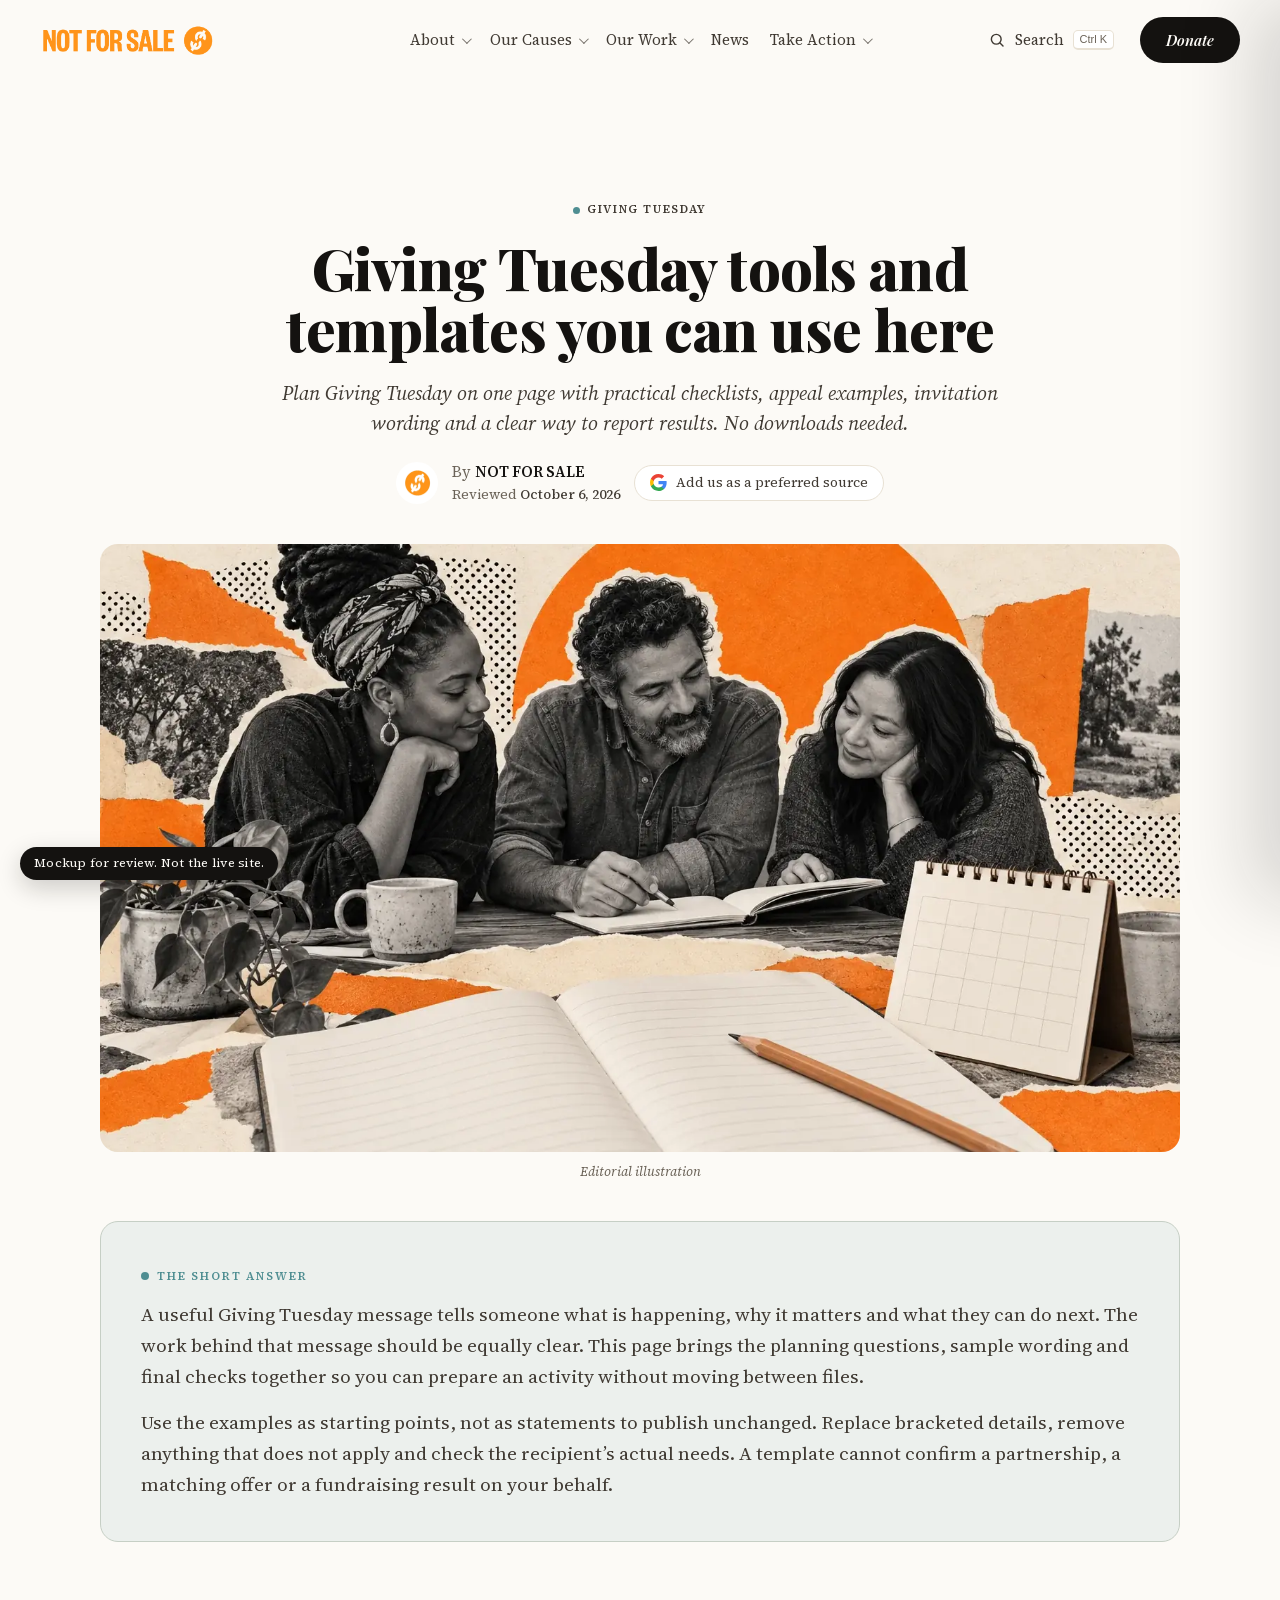
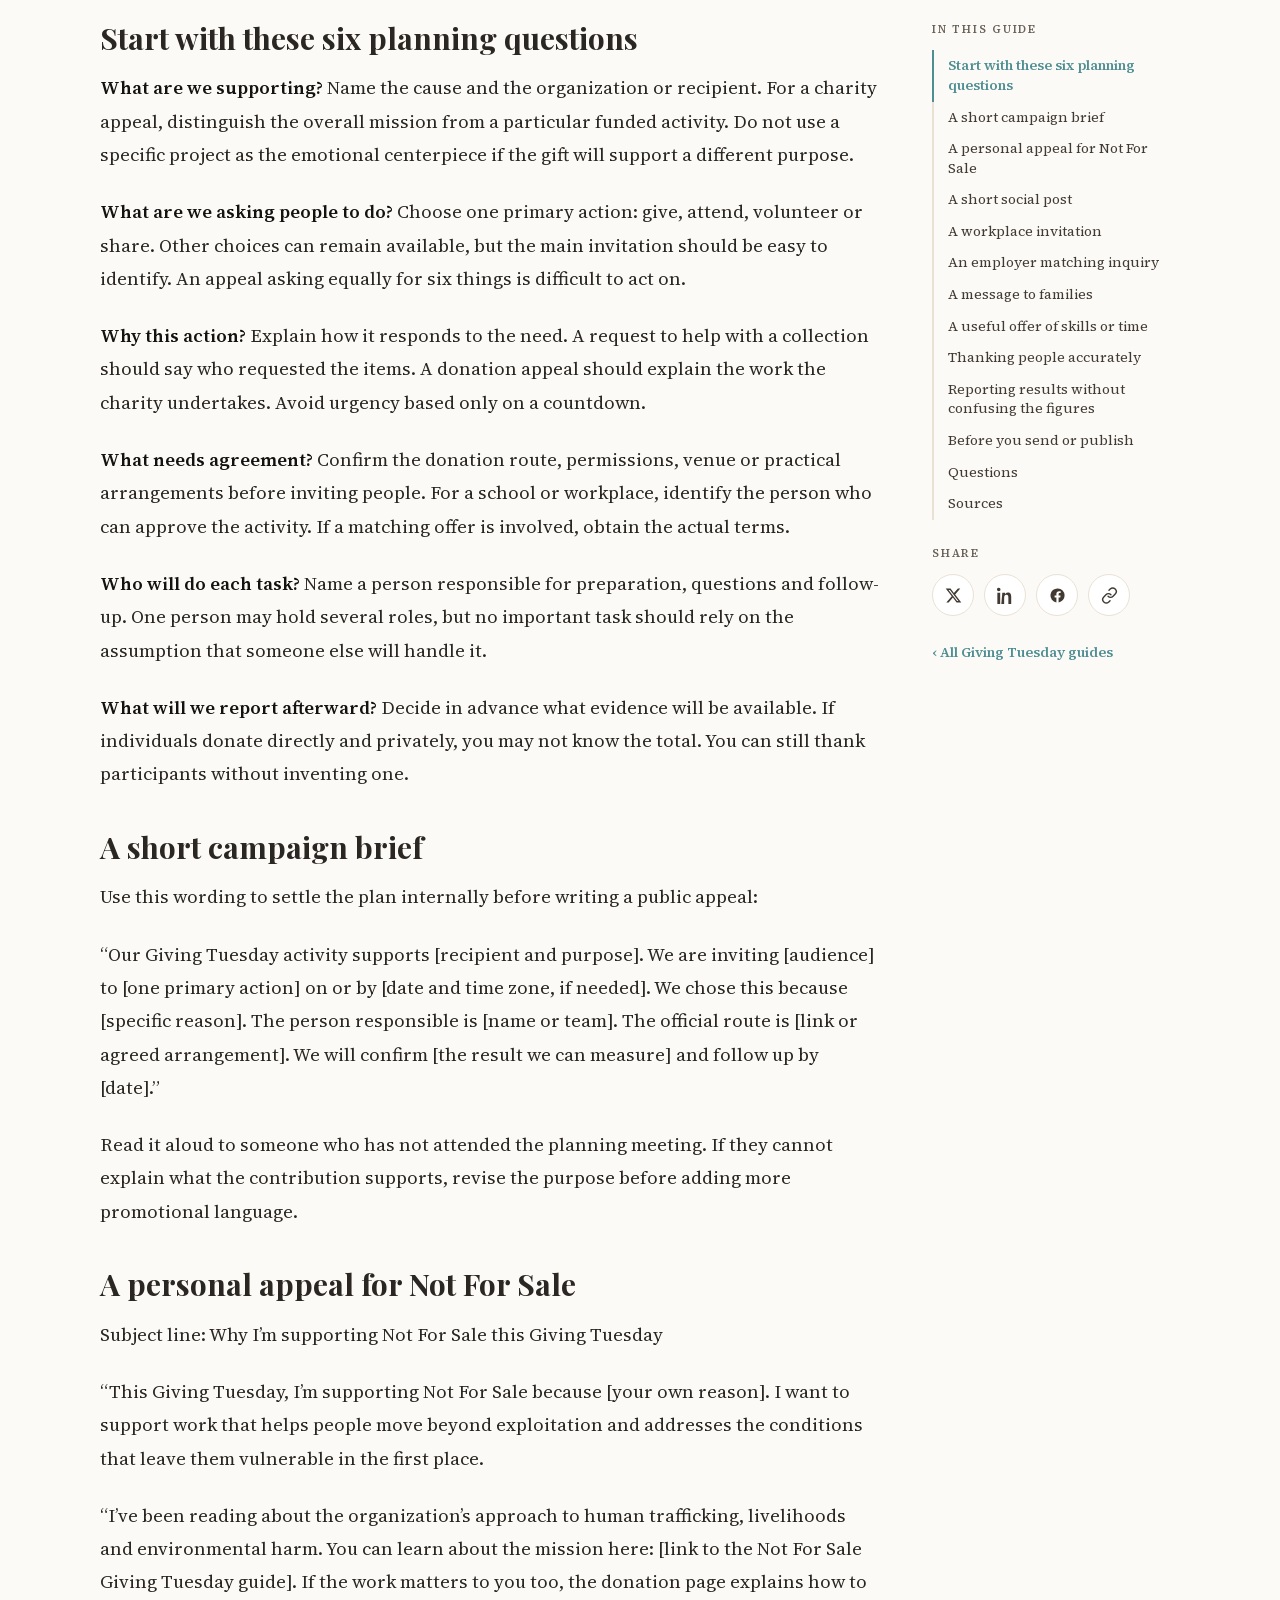
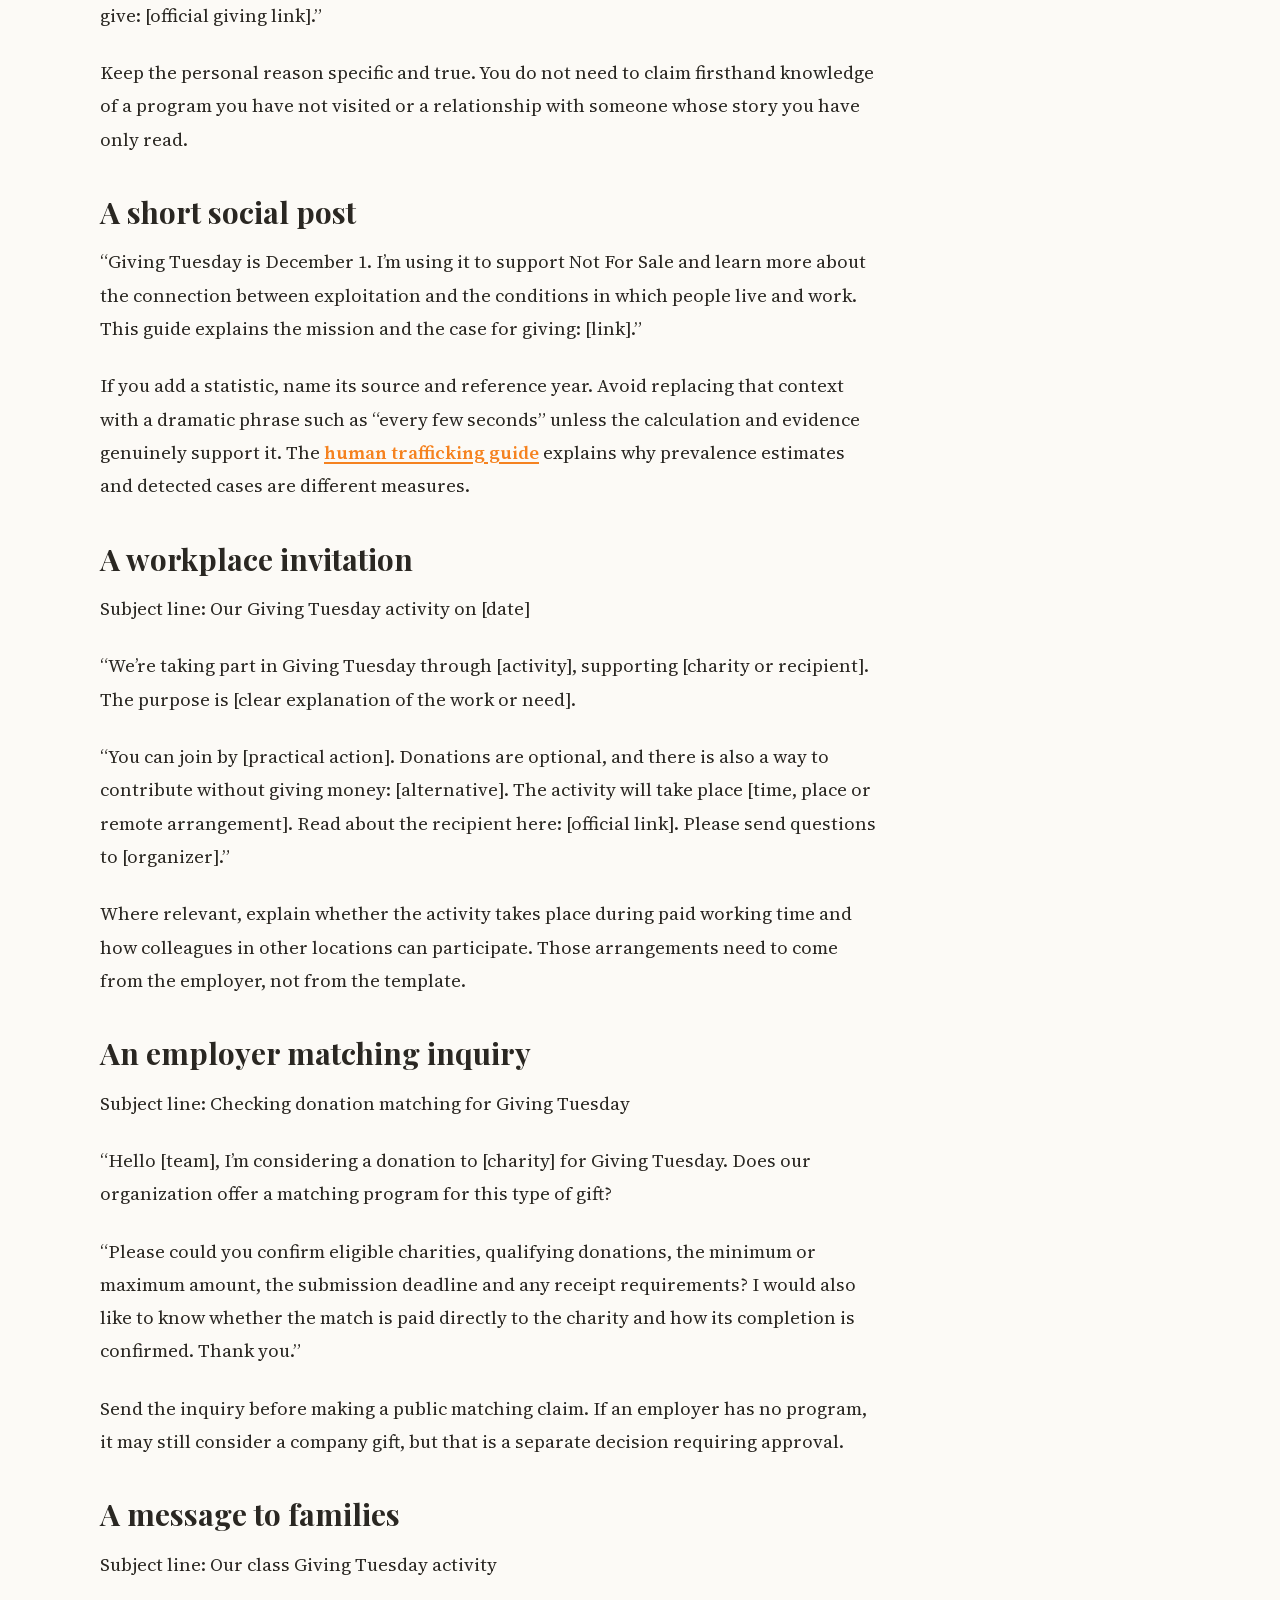
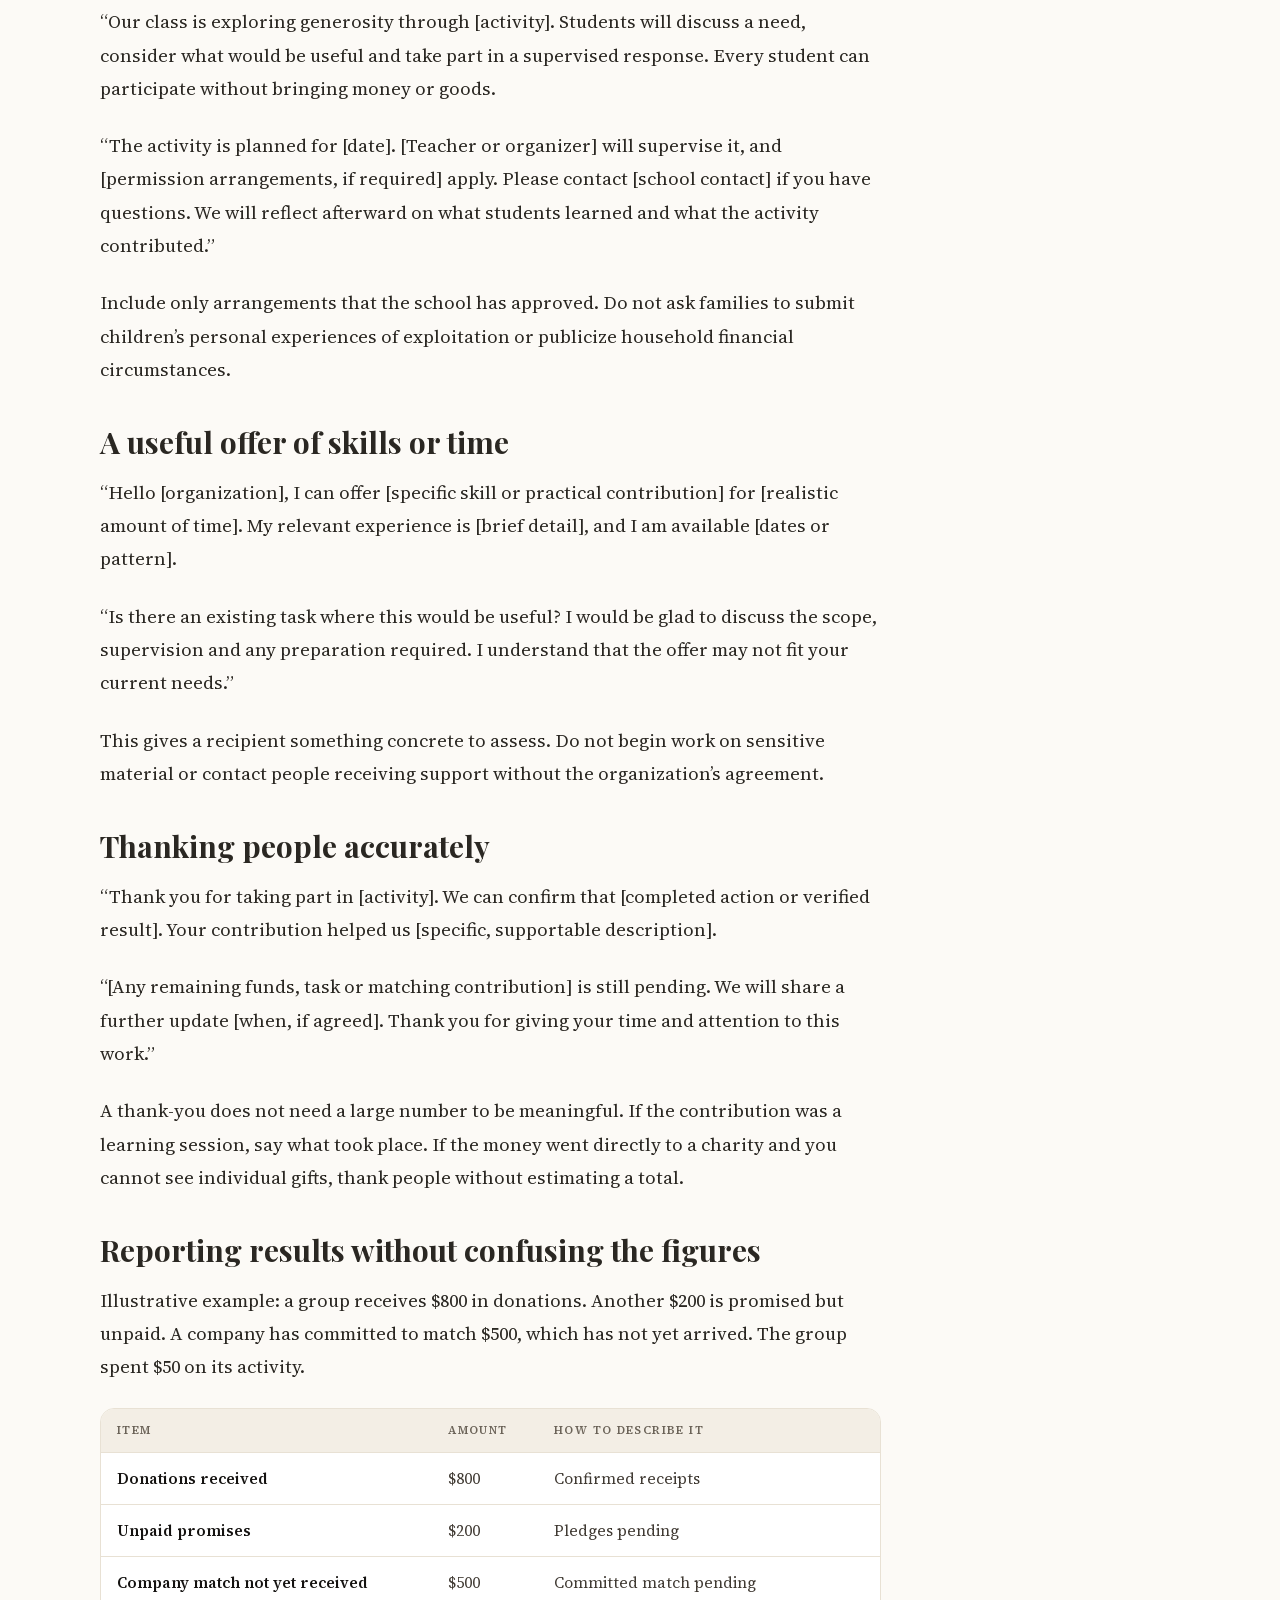
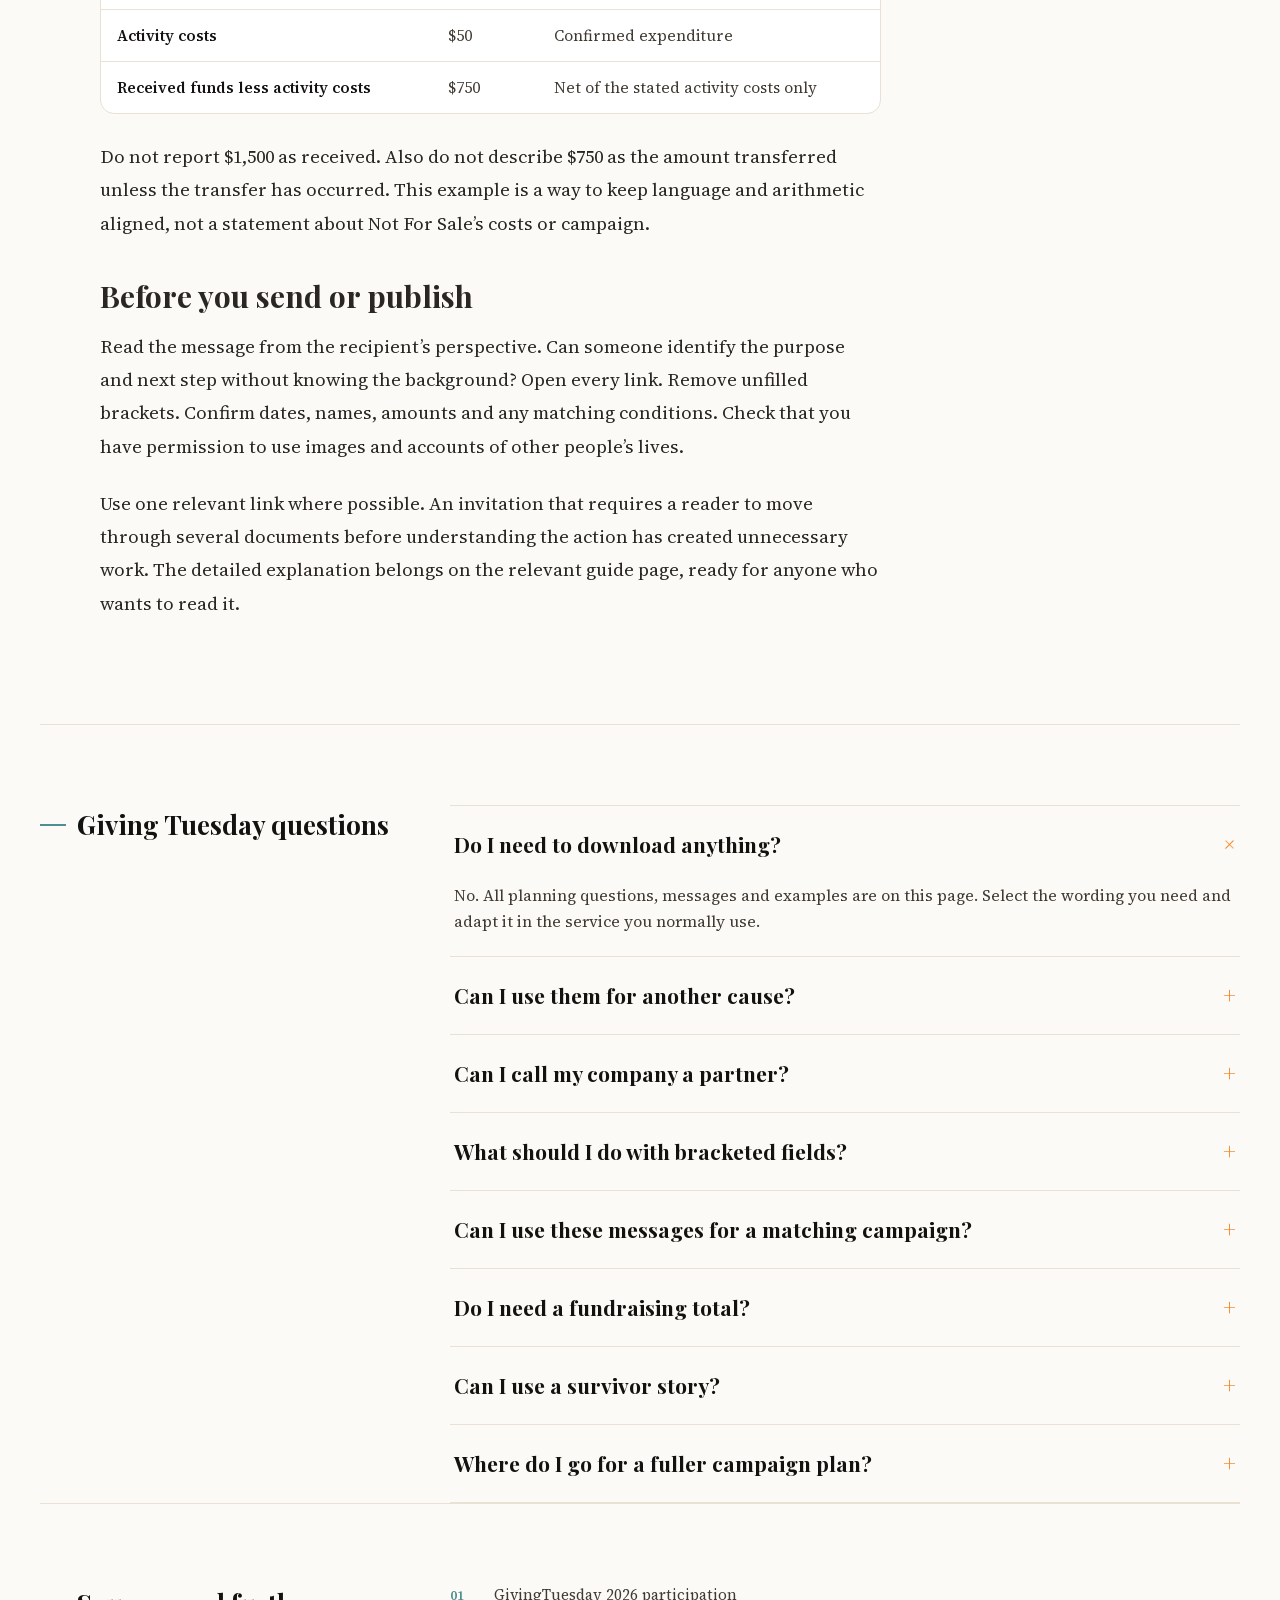
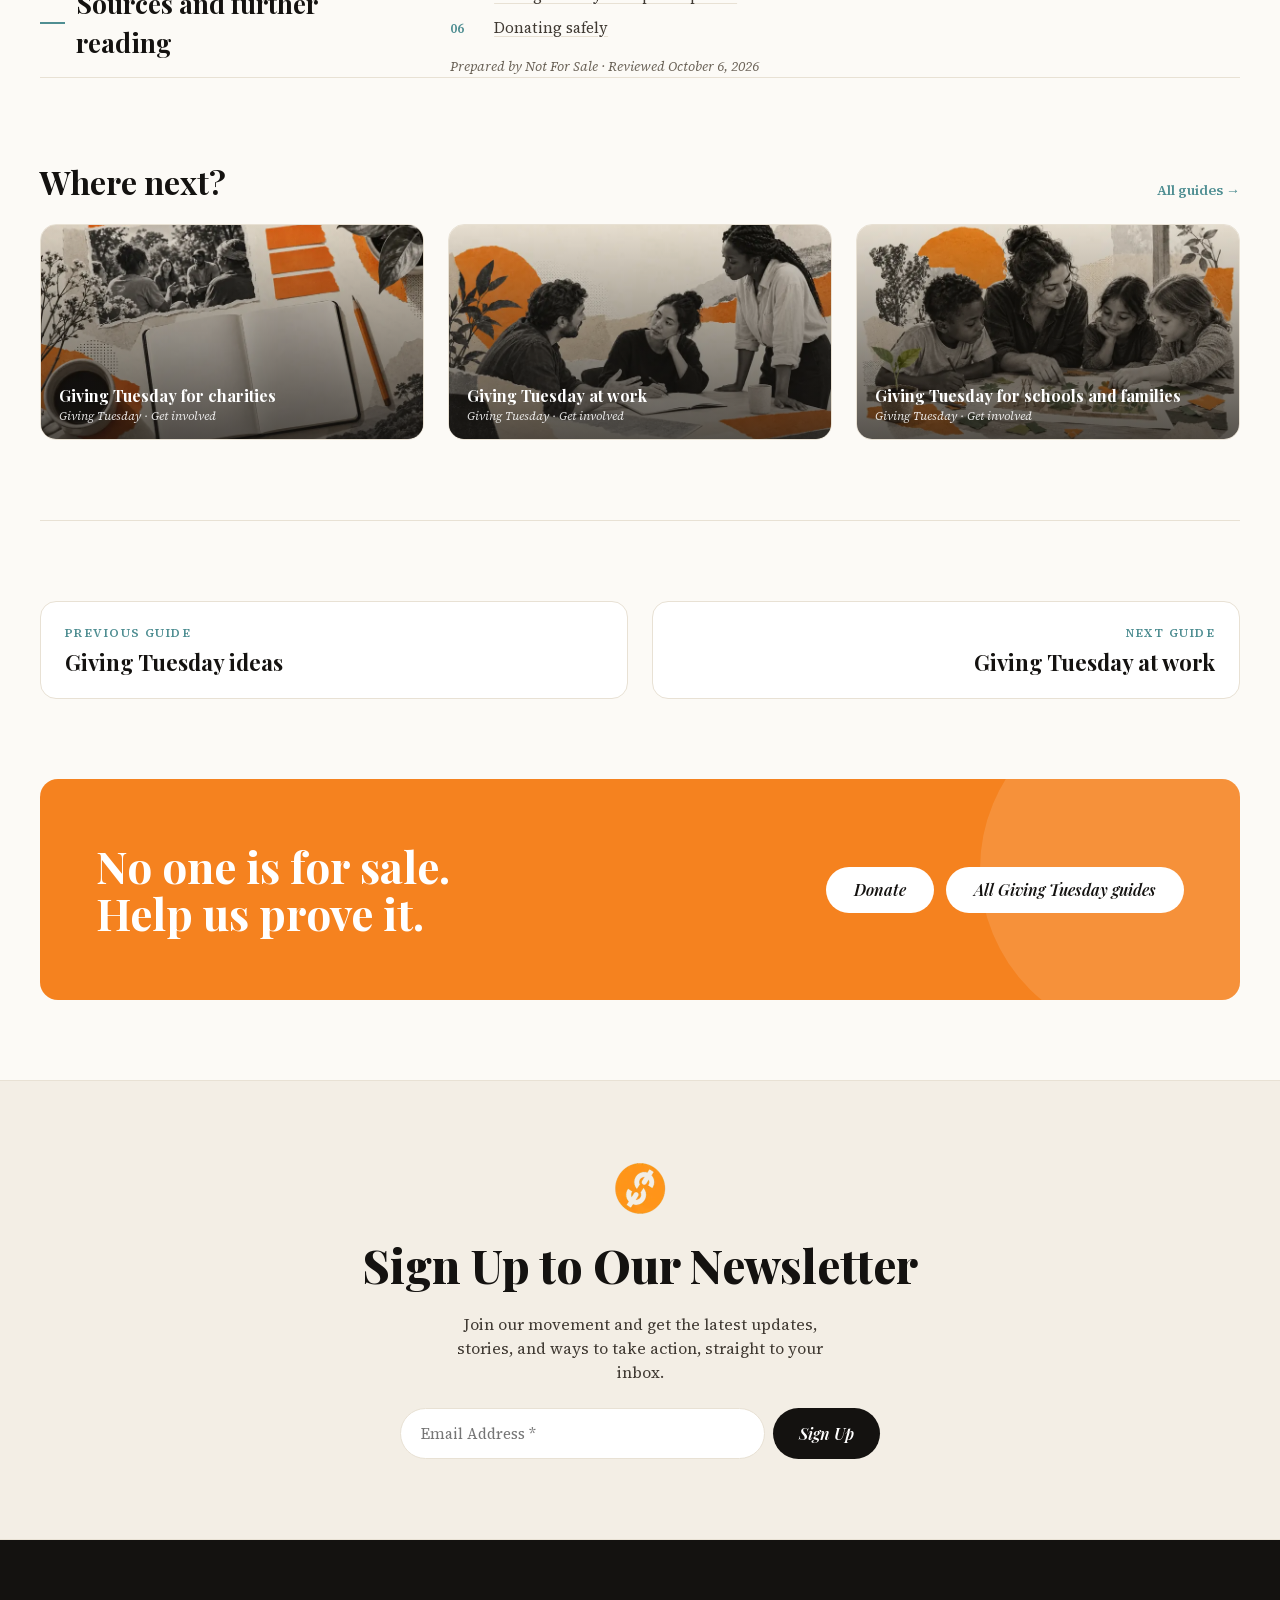
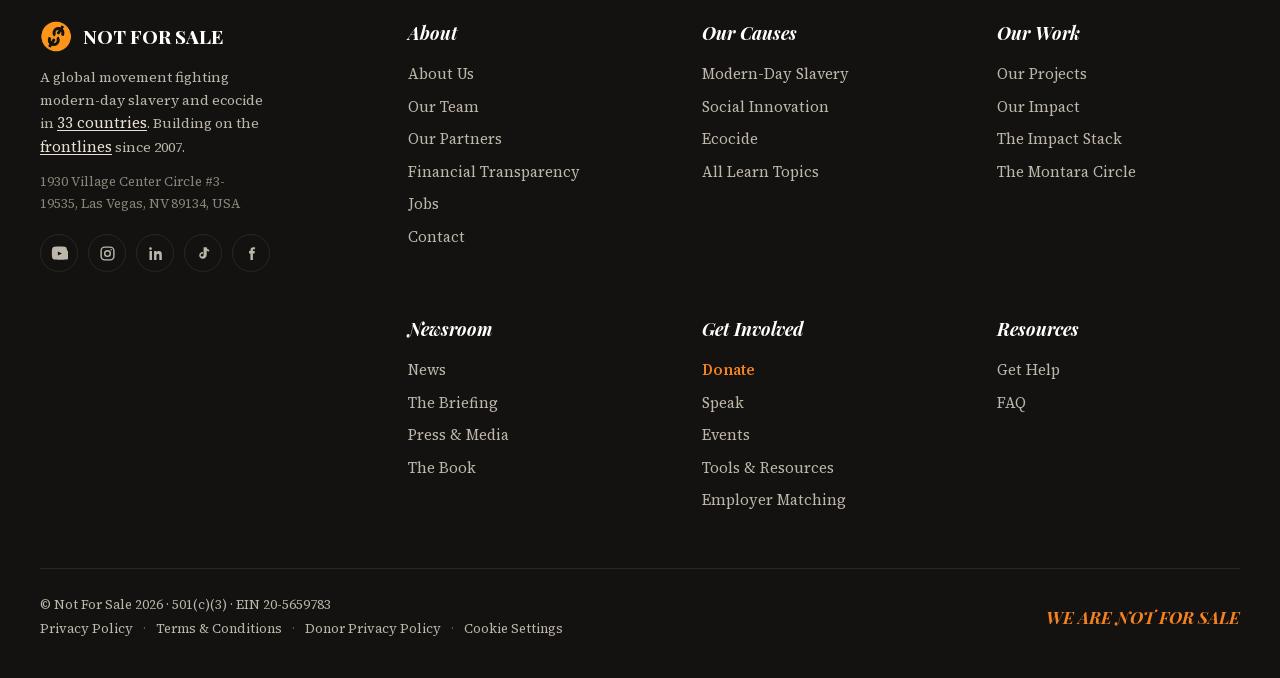
<file: fundraising-toolkit/index.html>
<!doctype html>
<html lang="en">
<head>
<meta charset="utf-8">
<meta name="viewport" content="width=device-width, initial-scale=1">
<title>Giving Tuesday Toolkit and Message Templates | Not For Sale</title>
<meta name="description" content="Plan Giving Tuesday on one page with practical checklists, appeal examples, invitation wording and a clear way to report results. No downloads needed.">
<meta name="robots" content="noindex, nofollow">
<link rel="icon" href="../assets/img/favicon.png">
<script>(function(d){d.classList.add("js-fade");var w=window,D=document,vh=w.innerHeight||d.clientHeight,at=0,ok=false,dcl=false,raf=w.requestAnimationFrame||function(f){return setTimeout(f,16);};function show(){var a=D.querySelectorAll(".fade:not(.in)"),i,r;for(i=0;i!==a.length;i++){r=a[i].getBoundingClientRect();if(vh>r.top&&r.bottom>0){a[i].classList.add("in","fade-now");}}}function css(){if(!D.body){return false;}var l=D.querySelectorAll("link[rel~=stylesheet],link[rel=preload][as=style]"),i;for(i=0;i!==l.length;i++){if(l[i].rel.indexOf("stylesheet")===-1||!l[i].sheet){return false;}}return true;}function step(){if(!ok){if(!at){if(css()){at=Date.now();}}else if(Date.now()-at>1200||!D.fonts||(D.fonts.status==="loaded"&&Date.now()-at>50)){ok=true;}}if(ok){show();}if(!(ok&&dcl)){raf(step);}}raf(step);D.addEventListener("DOMContentLoaded",function(){dcl=true;});w.addEventListener("load",function(){ok=true;dcl=true;show();});setTimeout(function(){if(!w.nfsFadeOn){d.classList.remove("js-fade");}},4000);})(document.documentElement);</script>
<link rel="stylesheet" href="../assets/css/chrome.css?v=a6335540">
<link rel="stylesheet" href="../assets/fonts/fonts.css?v=5a9e098c">
<link rel="stylesheet" href="../assets/css/styles.css?v=89c19858">
<link rel="stylesheet" href="../assets/css/gt.css?v=a6f6572d">
<script src="../assets/js/config.js?v=410d398c" defer></script>
<script src="../assets/js/app.js?v=a1610b65" defer></script>
<script src="../assets/js/gt.js?v=3490eb53" defer></script>
</head>
<body data-page="giving-tuesday">
<div class="wp-site-blocks">
<header class="wp-block-template-part"><a class="skip-link" href="#nfs-main">Skip to content</a><div id="bar"></div><div id="site-header"></div><div id="nfs-main" tabindex="-1"></div></header>
<main class="gt gt-guide">
<div class="postwrap"><header class="posthead">
  <a class="tag cat" href="../"><span class="dot" style="background:#4f8e92"></span>Giving Tuesday</a>
  <h1>Giving Tuesday tools and templates you can use here</h1>
  <p class="dek">Plan Giving Tuesday on one page with practical checklists, appeal examples, invitation wording and a clear way to report results. No downloads needed.</p>
  <div class="byline">
    <div class="av gt-av"><img src="../assets/img/favicon.png" alt="Not For Sale" width="27" height="27"></div>
    <div class="byl"><div class="byl-who">By <b>NOT FOR SALE</b></div><div class="byl-dates"><span>Reviewed <time datetime="2026-10-06">October 6, 2026</time></span></div></div>
    <a class="gps" href="https://www.google.com/preferences/source?q=wearenotforsale.org" target="_blank" rel="noopener noreferrer"><svg viewBox="0 0 18 18" xmlns="http://www.w3.org/2000/svg" aria-hidden="true" focusable="false"><path d="M17.64 9.2045C17.64 8.56636 17.5827 7.95272 17.4764 7.36363H9V10.845H13.8436C13.635 11.97 13.0009 12.9231 12.0477 13.5613V15.8195H14.9564C16.6582 14.2527 17.64 11.9454 17.64 9.2045Z" fill="#4285F4"/><path d="M9 18C11.43 18 13.4673 17.1941 14.9564 15.8195L12.0477 13.5613C11.2418 14.1013 10.2109 14.4204 9 14.4204C6.65591 14.4204 4.67182 12.8372 3.96409 10.71H0.957275V13.0418C2.43818 15.9831 5.48182 18 9 18Z" fill="#34A853"/><path d="M3.96409 10.71C3.78409 10.17 3.68182 9.59318 3.68182 9C3.68182 8.40682 3.78409 7.83 3.96409 7.29V4.95818H0.957275C0.347727 6.17318 0 7.54773 0 9C0 10.4523 0.347727 11.8268 0.957275 13.0418L3.96409 10.71Z" fill="#FBBC05"/><path d="M9 3.57955C10.3214 3.57955 11.5077 4.03364 12.4405 4.92545L15.0218 2.34409C13.4632 0.891818 11.4259 0 9 0C5.48182 0 2.43818 2.01682 0.957275 4.95818L3.96409 7.29C4.67182 5.16273 6.65591 3.57955 9 3.57955Z" fill="#EA4335"/></svg><span>Add us as a preferred source</span></a>
  </div>
</header></div>
<div class="wrap"><figure class="gt-cover fade"><div class="postcover"><div class="nfs-cover"><img class="nfs-cover-img" src="../assets/img/planning-1600.webp" srcset="../assets/img/planning-800.webp 800w, ../assets/img/planning-1600.webp 1600w" sizes="(max-width: 860px) 100vw, 1200px" alt="Editorial collage of people planning together with a notebook and calendar." decoding="async" fetchpriority="high" loading="eager"></div></div><figcaption class="gt-cap">Editorial illustration</figcaption></figure></div>
<div class="wrap ex" id="exRoot" style="--accent:#4f8e92">
  <div class="ex-answer fade"><div class="lab">The short answer</div><p>A useful Giving Tuesday message tells someone what is happening, why it matters and what they can do next. The work behind that message should be equally clear. This page brings the planning questions, sample wording and final checks together so you can prepare an activity without moving between files.</p><p>Use the examples as starting points, not as statements to publish unchanged. Replace bracketed details, remove anything that does not apply and check the recipient’s actual needs. A template cannot confirm a partnership, a matching offer or a fundraising result on your behalf.</p></div>

  <div class="postlayout gt-body">
    <div class="post-main">
      <details class="gt-toc-m"><summary>In this guide <span>13 sections</span></summary><nav aria-label="In this guide"><a href="#start-with-these-six-planning-questions">Start with these six planning questions</a><a href="#a-short-campaign-brief">A short campaign brief</a><a href="#a-personal-appeal-for-not-for-sale">A personal appeal for Not For Sale</a><a href="#a-short-social-post">A short social post</a><a href="#a-workplace-invitation">A workplace invitation</a><a href="#an-employer-matching-inquiry">An employer matching inquiry</a><a href="#a-message-to-families">A message to families</a><a href="#a-useful-offer-of-skills-or-time">A useful offer of skills or time</a><a href="#thanking-people-accurately">Thanking people accurately</a><a href="#reporting-results-without-confusing-the-figures">Reporting results without confusing the figures</a><a href="#before-you-send-or-publish">Before you send or publish</a><a href="#questions">Questions</a><a href="#sources">Sources</a></nav></details>
      <div class="article gt-prose"><section id="start-with-these-six-planning-questions" class="gt-sec"><h2>Start with these six planning questions</h2><p><strong>What are we supporting?</strong> Name the cause and the organization or recipient. For a charity appeal, distinguish the overall mission from a particular funded activity. Do not use a specific project as the emotional centerpiece if the gift will support a different purpose.</p><p><strong>What are we asking people to do?</strong> Choose one primary action: give, attend, volunteer or share. Other choices can remain available, but the main invitation should be easy to identify. An appeal asking equally for six things is difficult to act on.</p><p><strong>Why this action?</strong> Explain how it responds to the need. A request to help with a collection should say who requested the items. A donation appeal should explain the work the charity undertakes. Avoid urgency based only on a countdown.</p><p><strong>What needs agreement?</strong> Confirm the donation route, permissions, venue or practical arrangements before inviting people. For a school or workplace, identify the person who can approve the activity. If a matching offer is involved, obtain the actual terms.</p><p><strong>Who will do each task?</strong> Name a person responsible for preparation, questions and follow-up. One person may hold several roles, but no important task should rely on the assumption that someone else will handle it.</p><p><strong>What will we report afterward?</strong> Decide in advance what evidence will be available. If individuals donate directly and privately, you may not know the total. You can still thank participants without inventing one.</p></section><section id="a-short-campaign-brief" class="gt-sec"><h2>A short campaign brief</h2><p>Use this wording to settle the plan internally before writing a public appeal:</p><p>“Our Giving Tuesday activity supports [recipient and purpose]. We are inviting [audience] to [one primary action] on or by [date and time zone, if needed]. We chose this because [specific reason]. The person responsible is [name or team]. The official route is [link or agreed arrangement]. We will confirm [the result we can measure] and follow up by [date].”</p><p>Read it aloud to someone who has not attended the planning meeting. If they cannot explain what the contribution supports, revise the purpose before adding more promotional language.</p></section><section id="a-personal-appeal-for-not-for-sale" class="gt-sec"><h2>A personal appeal for Not For Sale</h2><p>Subject line: Why I’m supporting Not For Sale this Giving Tuesday</p><p>“This Giving Tuesday, I’m supporting Not For Sale because [your own reason]. I want to support work that helps people move beyond exploitation and addresses the conditions that leave them vulnerable in the first place.</p><p>“I’ve been reading about the organization’s approach to human trafficking, livelihoods and environmental harm. You can learn about the mission here: [link to the Not For Sale Giving Tuesday guide]. If the work matters to you too, the donation page explains how to give: [official giving link].”</p><p>Keep the personal reason specific and true. You do not need to claim firsthand knowledge of a program you have not visited or a relationship with someone whose story you have only read.</p></section><section id="a-short-social-post" class="gt-sec"><h2>A short social post</h2><p>“Giving Tuesday is December 1. I’m using it to support Not For Sale and learn more about the connection between exploitation and the conditions in which people live and work. This guide explains the mission and the case for giving: [link].”</p><p>If you add a statistic, name its source and reference year. Avoid replacing that context with a dramatic phrase such as “every few seconds” unless the calculation and evidence genuinely support it. The <a href="../human-trafficking/">human trafficking guide</a> explains why prevalence estimates and detected cases are different measures.</p></section><section id="a-workplace-invitation" class="gt-sec"><h2>A workplace invitation</h2><p>Subject line: Our Giving Tuesday activity on [date]</p><p>“We’re taking part in Giving Tuesday through [activity], supporting [charity or recipient]. The purpose is [clear explanation of the work or need].</p><p>“You can join by [practical action]. Donations are optional, and there is also a way to contribute without giving money: [alternative]. The activity will take place [time, place or remote arrangement]. Read about the recipient here: [official link]. Please send questions to [organizer].”</p><p>Where relevant, explain whether the activity takes place during paid working time and how colleagues in other locations can participate. Those arrangements need to come from the employer, not from the template.</p></section><section id="an-employer-matching-inquiry" class="gt-sec"><h2>An employer matching inquiry</h2><p>Subject line: Checking donation matching for Giving Tuesday</p><p>“Hello [team], I’m considering a donation to [charity] for Giving Tuesday. Does our organization offer a matching program for this type of gift?</p><p>“Please could you confirm eligible charities, qualifying donations, the minimum or maximum amount, the submission deadline and any receipt requirements? I would also like to know whether the match is paid directly to the charity and how its completion is confirmed. Thank you.”</p><p>Send the inquiry before making a public matching claim. If an employer has no program, it may still consider a company gift, but that is a separate decision requiring approval.</p></section><section id="a-message-to-families" class="gt-sec"><h2>A message to families</h2><p>Subject line: Our class Giving Tuesday activity</p><p>“Our class is exploring generosity through [activity]. Students will discuss a need, consider what would be useful and take part in a supervised response. Every student can participate without bringing money or goods.</p><p>“The activity is planned for [date]. [Teacher or organizer] will supervise it, and [permission arrangements, if required] apply. Please contact [school contact] if you have questions. We will reflect afterward on what students learned and what the activity contributed.”</p><p>Include only arrangements that the school has approved. Do not ask families to submit children’s personal experiences of exploitation or publicize household financial circumstances.</p></section><section id="a-useful-offer-of-skills-or-time" class="gt-sec"><h2>A useful offer of skills or time</h2><p>“Hello [organization], I can offer [specific skill or practical contribution] for [realistic amount of time]. My relevant experience is [brief detail], and I am available [dates or pattern].</p><p>“Is there an existing task where this would be useful? I would be glad to discuss the scope, supervision and any preparation required. I understand that the offer may not fit your current needs.”</p><p>This gives a recipient something concrete to assess. Do not begin work on sensitive material or contact people receiving support without the organization’s agreement.</p></section><section id="thanking-people-accurately" class="gt-sec"><h2>Thanking people accurately</h2><p>“Thank you for taking part in [activity]. We can confirm that [completed action or verified result]. Your contribution helped us [specific, supportable description].</p><p>“[Any remaining funds, task or matching contribution] is still pending. We will share a further update [when, if agreed]. Thank you for giving your time and attention to this work.”</p><p>A thank-you does not need a large number to be meaningful. If the contribution was a learning session, say what took place. If the money went directly to a charity and you cannot see individual gifts, thank people without estimating a total.</p></section><section id="reporting-results-without-confusing-the-figures" class="gt-sec"><h2>Reporting results without confusing the figures</h2><p>Illustrative example: a group receives $800 in donations. Another $200 is promised but unpaid. A company has committed to match $500, which has not yet arrived. The group spent $50 on its activity.</p><div class="gt-table" role="region" aria-label="Table: Item / Amount / How to describe it" tabindex="0"><table><thead><tr><th scope="col">Item</th><th scope="col">Amount</th><th scope="col">How to describe it</th></tr></thead><tbody><tr><td data-label="Item">Donations received</td><td data-label="Amount">$800</td><td data-label="How to describe it">Confirmed receipts</td></tr><tr><td data-label="Item">Unpaid promises</td><td data-label="Amount">$200</td><td data-label="How to describe it">Pledges pending</td></tr><tr><td data-label="Item">Company match not yet received</td><td data-label="Amount">$500</td><td data-label="How to describe it">Committed match pending</td></tr><tr><td data-label="Item">Activity costs</td><td data-label="Amount">$50</td><td data-label="How to describe it">Confirmed expenditure</td></tr><tr><td data-label="Item">Received funds less activity costs</td><td data-label="Amount">$750</td><td data-label="How to describe it">Net of the stated activity costs only</td></tr></tbody></table></div><p>Do not report $1,500 as received. Also do not describe $750 as the amount transferred unless the transfer has occurred. This example is a way to keep language and arithmetic aligned, not a statement about Not For Sale’s costs or campaign.</p></section><section id="before-you-send-or-publish" class="gt-sec"><h2>Before you send or publish</h2><p>Read the message from the recipient’s perspective. Can someone identify the purpose and next step without knowing the background? Open every link. Remove unfilled brackets. Confirm dates, names, amounts and any matching conditions. Check that you have permission to use images and accounts of other people’s lives.</p><p>Use one relevant link where possible. An invitation that requires a reader to move through several documents before understanding the action has created unnecessary work. The detailed explanation belongs on the relevant guide page, ready for anyone who wants to read it.</p></section></div>
    </div>
    <aside class="post-side gt-rail">
      <div class="post-toc"><h4>In this guide</h4><nav class="post-toc-nav" aria-label="In this guide"><a href="#start-with-these-six-planning-questions">Start with these six planning questions</a><a href="#a-short-campaign-brief">A short campaign brief</a><a href="#a-personal-appeal-for-not-for-sale">A personal appeal for Not For Sale</a><a href="#a-short-social-post">A short social post</a><a href="#a-workplace-invitation">A workplace invitation</a><a href="#an-employer-matching-inquiry">An employer matching inquiry</a><a href="#a-message-to-families">A message to families</a><a href="#a-useful-offer-of-skills-or-time">A useful offer of skills or time</a><a href="#thanking-people-accurately">Thanking people accurately</a><a href="#reporting-results-without-confusing-the-figures">Reporting results without confusing the figures</a><a href="#before-you-send-or-publish">Before you send or publish</a><a href="#questions">Questions</a><a href="#sources">Sources</a></nav></div>
      <div class="post-share"><h4>Share</h4><div class="psh-row"><a class="psh" data-share="x" href="#" target="_blank" rel="noopener" aria-label="Share on X"><svg viewBox="0 0 24 24" fill="currentColor" aria-hidden="true"><path d="M18.24 2.25h3.31l-7.23 8.26L23 21.75h-6.66l-5.21-6.82-5.97 6.82H1.85l7.73-8.84L1 2.25h6.83l4.71 6.23 5.7-6.23zm-1.16 17.52h1.83L7.01 4.13H5.04z"/></svg></a><a class="psh" data-share="li" href="#" target="_blank" rel="noopener" aria-label="Share on LinkedIn"><svg viewBox="0 0 24 24" fill="currentColor" aria-hidden="true"><path d="M4.98 3.5A2.5 2.5 0 112.5 1 2.5 2.5 0 014.98 3.5zM.5 8h4V24h-4zm7 0h3.83v2.19h.05A4.2 4.2 0 0115.2 7.7c4.1 0 4.86 2.7 4.86 6.2V24h-4v-8.34c0-1.99-.04-4.55-2.77-4.55s-3.19 2.16-3.19 4.4V24h-4z"/></svg></a><a class="psh" data-share="fb" href="#" target="_blank" rel="noopener" aria-label="Share on Facebook"><svg viewBox="0 0 24 24" fill="currentColor" aria-hidden="true"><path d="M22 12a10 10 0 10-11.56 9.88v-6.99H7.9V12h2.54V9.8c0-2.5 1.49-3.89 3.78-3.89 1.09 0 2.24.2 2.24.2v2.46h-1.26c-1.24 0-1.63.77-1.63 1.56V12h2.78l-.44 2.89h-2.34v6.99A10 10 0 0022 12z"/></svg></a><button type="button" class="psh pshcopy" aria-label="Copy link"><svg viewBox="0 0 24 24" fill="none" stroke="currentColor" stroke-width="2" stroke-linecap="round" stroke-linejoin="round" aria-hidden="true"><path d="M10 13a5 5 0 007.07 0l3-3a5 5 0 00-7.07-7.07l-1.72 1.71"/><path d="M14 11a5 5 0 00-7.07 0l-3 3a5 5 0 007.07 7.07l1.71-1.71"/></svg></button></div></div>
      <a class="gt-back" href="../">&lsaquo; All Giving Tuesday guides</a>
    </aside>
  </div>

  <section class="ex-related" id="questions"><div class="ex-block" style="padding-bottom:0;border:none"><div class="label fade">Giving Tuesday questions</div><div class="fade nfs-exfaq"><div class="qa open"><div class="q">Do I need to download anything?<span class="ic">+</span></div><div class="a"><p>No. All planning questions, messages and examples are on this page. Select the wording you need and adapt it in the service you normally use.</p></div></div><div class="qa"><div class="q">Can I use them for another cause?<span class="ic">+</span></div><div class="a"><p>Yes. Replace the organization, purpose and links, and check every factual statement. Do not retain Not For Sale’s mission description for an unrelated recipient.</p></div></div><div class="qa"><div class="q">Can I call my company a partner?<span class="ic">+</span></div><div class="a"><p>Only if that relationship has been agreed. A team choosing to support a charity does not automatically establish a formal partnership.</p></div></div><div class="qa"><div class="q">What should I do with bracketed fields?<span class="ic">+</span></div><div class="a"><p>Replace them with confirmed information or remove the sentence. Brackets are editing prompts, not text intended for the audience.</p></div></div><div class="qa"><div class="q">Can I use these messages for a matching campaign?<span class="ic">+</span></div><div class="a"><p>Yes, after adding the actual terms. Identify the funder, eligible gifts, cap and deadline. A template cannot make an unconfirmed match available.</p></div></div><div class="qa"><div class="q">Do I need a fundraising total?<span class="ic">+</span></div><div class="a"><p>Only if it helps explain the result and you can substantiate it. Describe completed work or participation where that is the evidence you have.</p></div></div><div class="qa"><div class="q">Can I use a survivor story?<span class="ic">+</span></div><div class="a"><p>Only through an appropriate, agreed process that respects the person’s consent, privacy and control over their account. Do not adapt someone’s experience into a more dramatic story to strengthen an appeal.</p></div></div><div class="qa"><div class="q">Where do I go for a fuller campaign plan?<span class="ic">+</span></div><div class="a"><p>Use <a href="../nonprofits/">Giving Tuesday for charities</a> or <a href="../businesses/">Giving Tuesday at work</a>, depending on who is organizing the activity.</p></div></div></div></div></section>

  <section class="ex-related gt-sources" id="sources"><div class="ex-block" style="padding-bottom:0;border:none"><div class="label fade">Sources and further reading</div>
    <div class="fade"><ol class="gt-srclist"><li id="source-S01"><span class="gt-sn">01</span><a href="https://www.givingtuesday.org/participate/">GivingTuesday 2026 participation</a></li><li id="source-S06"><span class="gt-sn">06</span><a href="https://consumer.ftc.gov/articles/giving-charity">Donating safely</a></li></ol><p class="gt-prep">Prepared by Not For Sale · Reviewed October 6, 2026</p></div></div></section>

  <section class="ex-related"><div class="ex-keep-h fade"><span>Where next?</span><a class="ex-viewall" href="../">All guides <span aria-hidden="true">&rarr;</span></a></div>
    <div class="ex-morecards ex-keepgrid fade"><a class="ex-mc" href="../nonprofits/"><div class="nfs-cover"><img class="nfs-cover-img" src="../assets/img/nonprofits-800.webp" srcset="../assets/img/nonprofits-800.webp 800w, ../assets/img/nonprofits-1600.webp 1600w" sizes="(max-width: 680px) 100vw, 400px" alt="" decoding="async" loading="lazy"></div><div class="t">Giving Tuesday for charities<small>Giving Tuesday · Get involved</small></div></a><a class="ex-mc" href="../businesses/"><div class="nfs-cover"><img class="nfs-cover-img" src="../assets/img/businesses-800.webp" srcset="../assets/img/businesses-800.webp 800w, ../assets/img/businesses-1600.webp 1600w" sizes="(max-width: 680px) 100vw, 400px" alt="" decoding="async" loading="lazy"></div><div class="t">Giving Tuesday at work<small>Giving Tuesday · Get involved</small></div></a><a class="ex-mc" href="../schools/"><div class="nfs-cover"><img class="nfs-cover-img" src="../assets/img/schools-800.webp" srcset="../assets/img/schools-800.webp 800w, ../assets/img/schools-1600.webp 1600w" sizes="(max-width: 680px) 100vw, 400px" alt="" decoding="async" loading="lazy"></div><div class="t">Giving Tuesday for schools and families<small>Giving Tuesday · Get involved</small></div></a></div></section>
  <nav class="ex-pager" aria-label="More guides"><a class="ex-pager-link prev" href="../ideas/"><span class="dir">Previous guide</span><b>Giving Tuesday ideas</b></a><a class="ex-pager-link next" href="../businesses/"><span class="dir">Next guide</span><b>Giving Tuesday at work</b></a></nav>
</div>
<div class="wrap"><div class="ctaband fade"><h2>No one is for sale.<br>Help us prove it.</h2><div class="btns"><a class="btn btn-light" href="?campaign=770665">Donate</a><a class="btn btn-light" href="../">All Giving Tuesday guides</a></div></div></div>
</main>
<footer class="wp-block-template-part"><div id="site-newsletter"></div><div id="site-footer"></div></footer>
</div>
<p class="gt-mock" role="note">Mockup for review<span class="gt-mock-x">. Not the live site.</span></p>
</body>
</html>
</file>
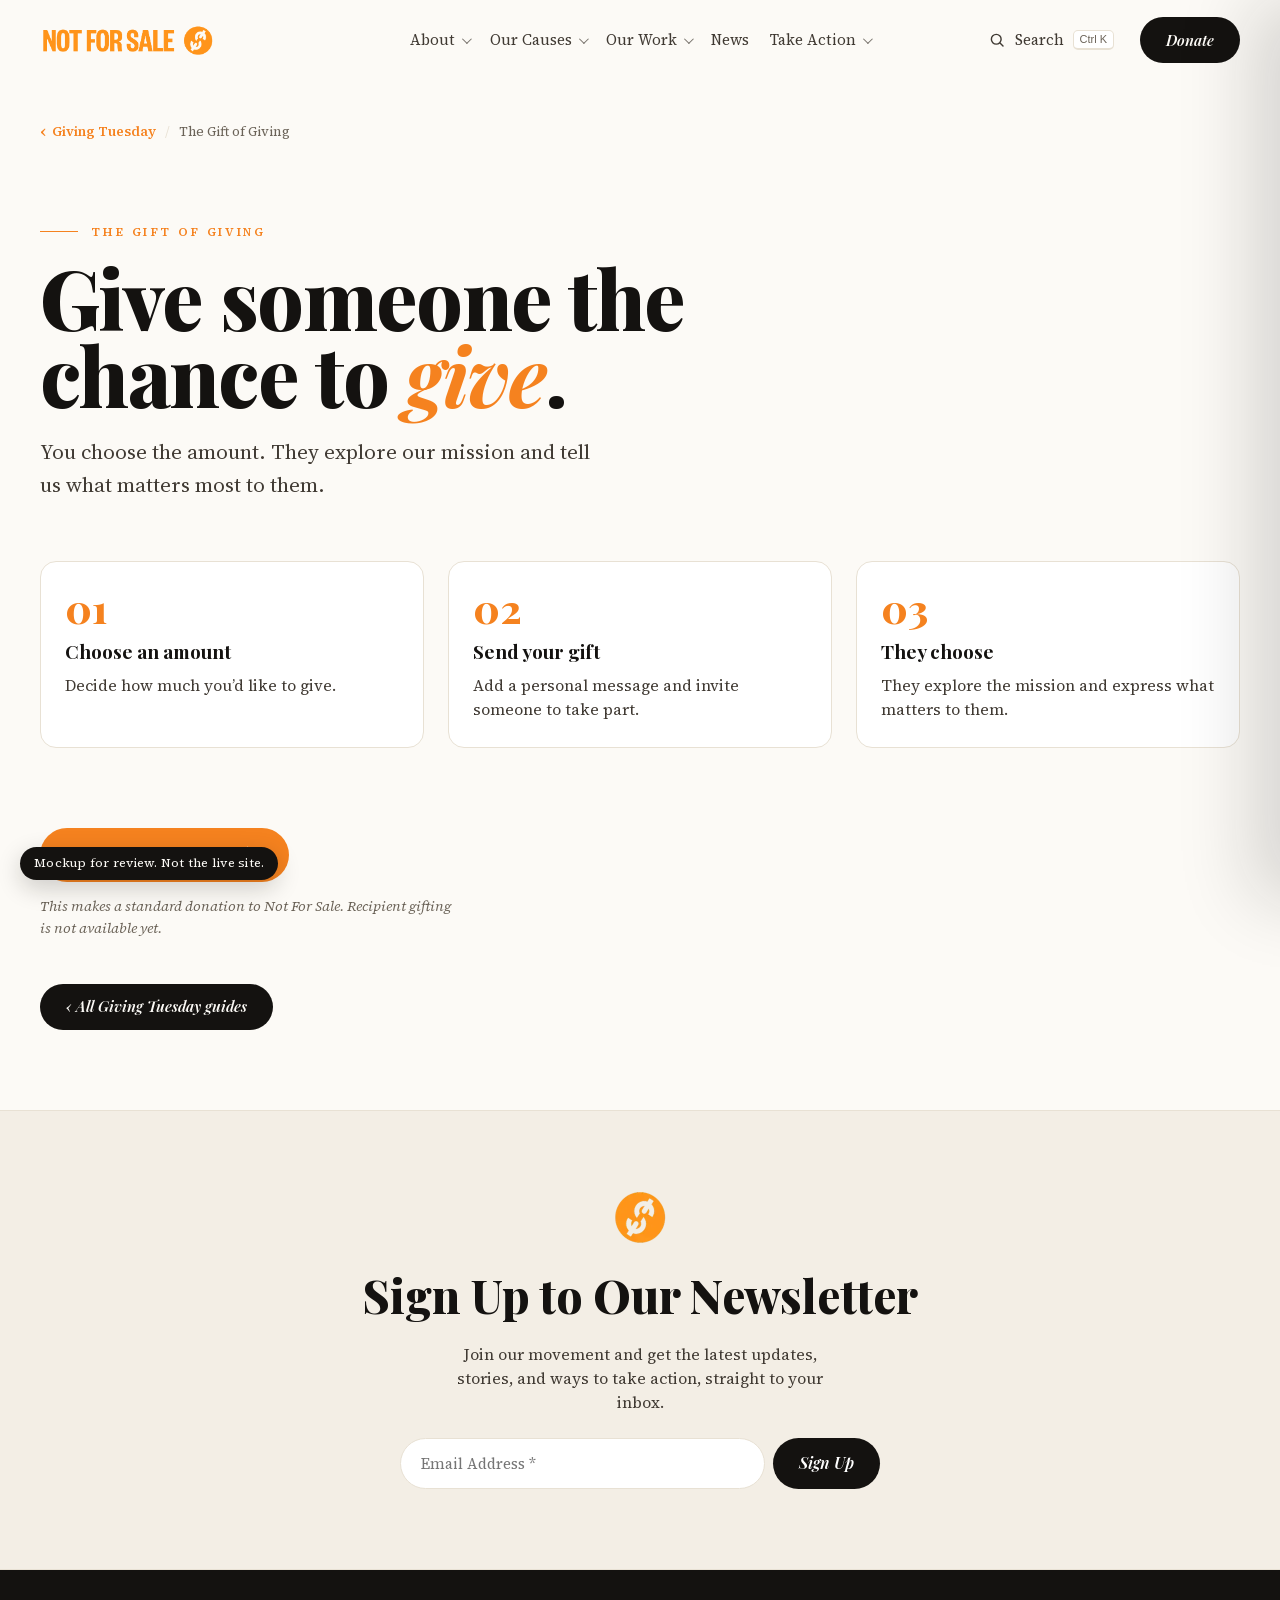
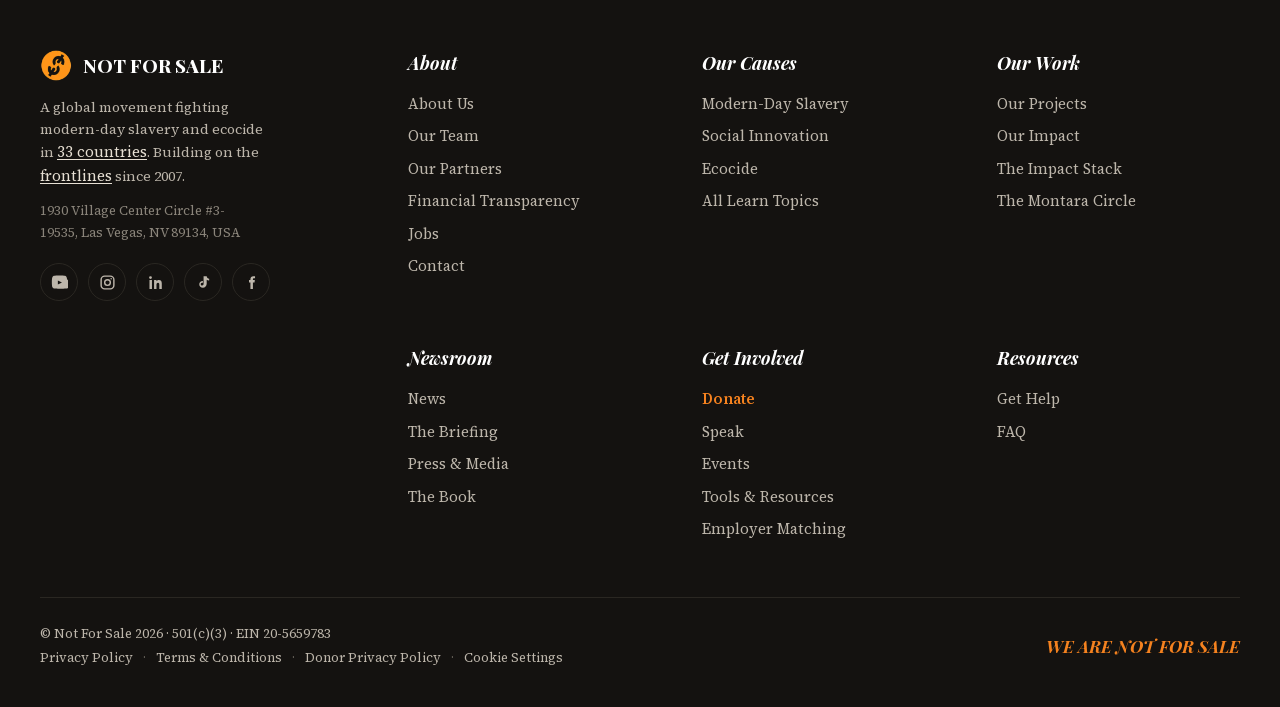
<file: gift-of-giving/index.html>
<!doctype html>
<html lang="en">
<head>
<meta charset="utf-8">
<meta name="viewport" content="width=device-width, initial-scale=1">
<title>Giving Tuesday: the Gift of Giving | Not For Sale</title>
<meta name="description" content="Give someone the chance to give. A concept from Not For Sale: choose an amount, send a gift and let the recipient choose an area of support.">
<meta name="robots" content="noindex, nofollow">
<link rel="icon" href="../assets/img/favicon.png">
<script>(function(d){d.classList.add("js-fade");var w=window,D=document,vh=w.innerHeight||d.clientHeight,at=0,ok=false,dcl=false,raf=w.requestAnimationFrame||function(f){return setTimeout(f,16);};function show(){var a=D.querySelectorAll(".fade:not(.in)"),i,r;for(i=0;i!==a.length;i++){r=a[i].getBoundingClientRect();if(vh>r.top&&r.bottom>0){a[i].classList.add("in","fade-now");}}}function css(){if(!D.body){return false;}var l=D.querySelectorAll("link[rel~=stylesheet],link[rel=preload][as=style]"),i;for(i=0;i!==l.length;i++){if(l[i].rel.indexOf("stylesheet")===-1||!l[i].sheet){return false;}}return true;}function step(){if(!ok){if(!at){if(css()){at=Date.now();}}else if(Date.now()-at>1200||!D.fonts||(D.fonts.status==="loaded"&&Date.now()-at>50)){ok=true;}}if(ok){show();}if(!(ok&&dcl)){raf(step);}}raf(step);D.addEventListener("DOMContentLoaded",function(){dcl=true;});w.addEventListener("load",function(){ok=true;dcl=true;show();});setTimeout(function(){if(!w.nfsFadeOn){d.classList.remove("js-fade");}},4000);})(document.documentElement);</script>
<link rel="stylesheet" href="../assets/css/chrome.css?v=a6335540">
<link rel="stylesheet" href="../assets/fonts/fonts.css?v=5a9e098c">
<link rel="stylesheet" href="../assets/css/styles.css?v=89c19858">
<link rel="stylesheet" href="../assets/css/gt.css?v=a6f6572d">
<script src="../assets/js/config.js?v=410d398c" defer></script>
<script src="../assets/js/app.js?v=a1610b65" defer></script>
<script src="../assets/js/gt.js?v=3490eb53" defer></script>
</head>
<body data-page="giving-tuesday">
<div class="wp-site-blocks">
<header class="wp-block-template-part"><a class="skip-link" href="#nfs-main">Skip to content</a><div id="bar"></div><div id="site-header"></div><div id="nfs-main" tabindex="-1"></div></header>
<main class="gt gt-giftpage">
<div class="wrap ex" style="--accent:var(--nfs)">
  <nav class="ex-crumb fade" aria-label="Breadcrumb"><a href="../">Giving Tuesday</a><span class="sep" aria-hidden="true">/</span><span>The Gift of Giving</span></nav>
  <section class="ex-hero gt-gifthero"><div class="fade">
    <div class="kicker"><span class="dash"></span>The Gift of Giving</div>
    <h1>Give someone the chance to <em>give</em>.</h1>
    <p class="gt-lede">You choose the amount. They explore our mission and tell us what matters most to them.</p>
  </div></section>
  <section class="ex-steps gt-steps"><div class="grid fade"><div class="ex-step"><div class="n">01</div><div class="ex-step-t">Choose an amount</div><p>Decide how much you’d like to give.</p></div><div class="ex-step"><div class="n">02</div><div class="ex-step-t">Send your gift</div><p>Add a personal message and invite someone to take part.</p></div><div class="ex-step"><div class="n">03</div><div class="ex-step-t">They choose</div><p>They explore the mission and express what matters to them.</p></div></div></section>
  <div class="gt-giftact fade">
    <a class="btn btn-orange" href="?campaign=770665">Donate to Not For Sale</a>
    <p class="gt-note">This makes a standard donation to Not For Sale. Recipient gifting is not available yet.</p>
  </div>
  <div class="ex-allwrap fade"><a class="btn btn-ink" href="../">&lsaquo; All Giving Tuesday guides</a></div>
</div>
</main>
<footer class="wp-block-template-part"><div id="site-newsletter"></div><div id="site-footer"></div></footer>
</div>
<p class="gt-mock" role="note">Mockup for review<span class="gt-mock-x">. Not the live site.</span></p>
</body>
</html>
</file>
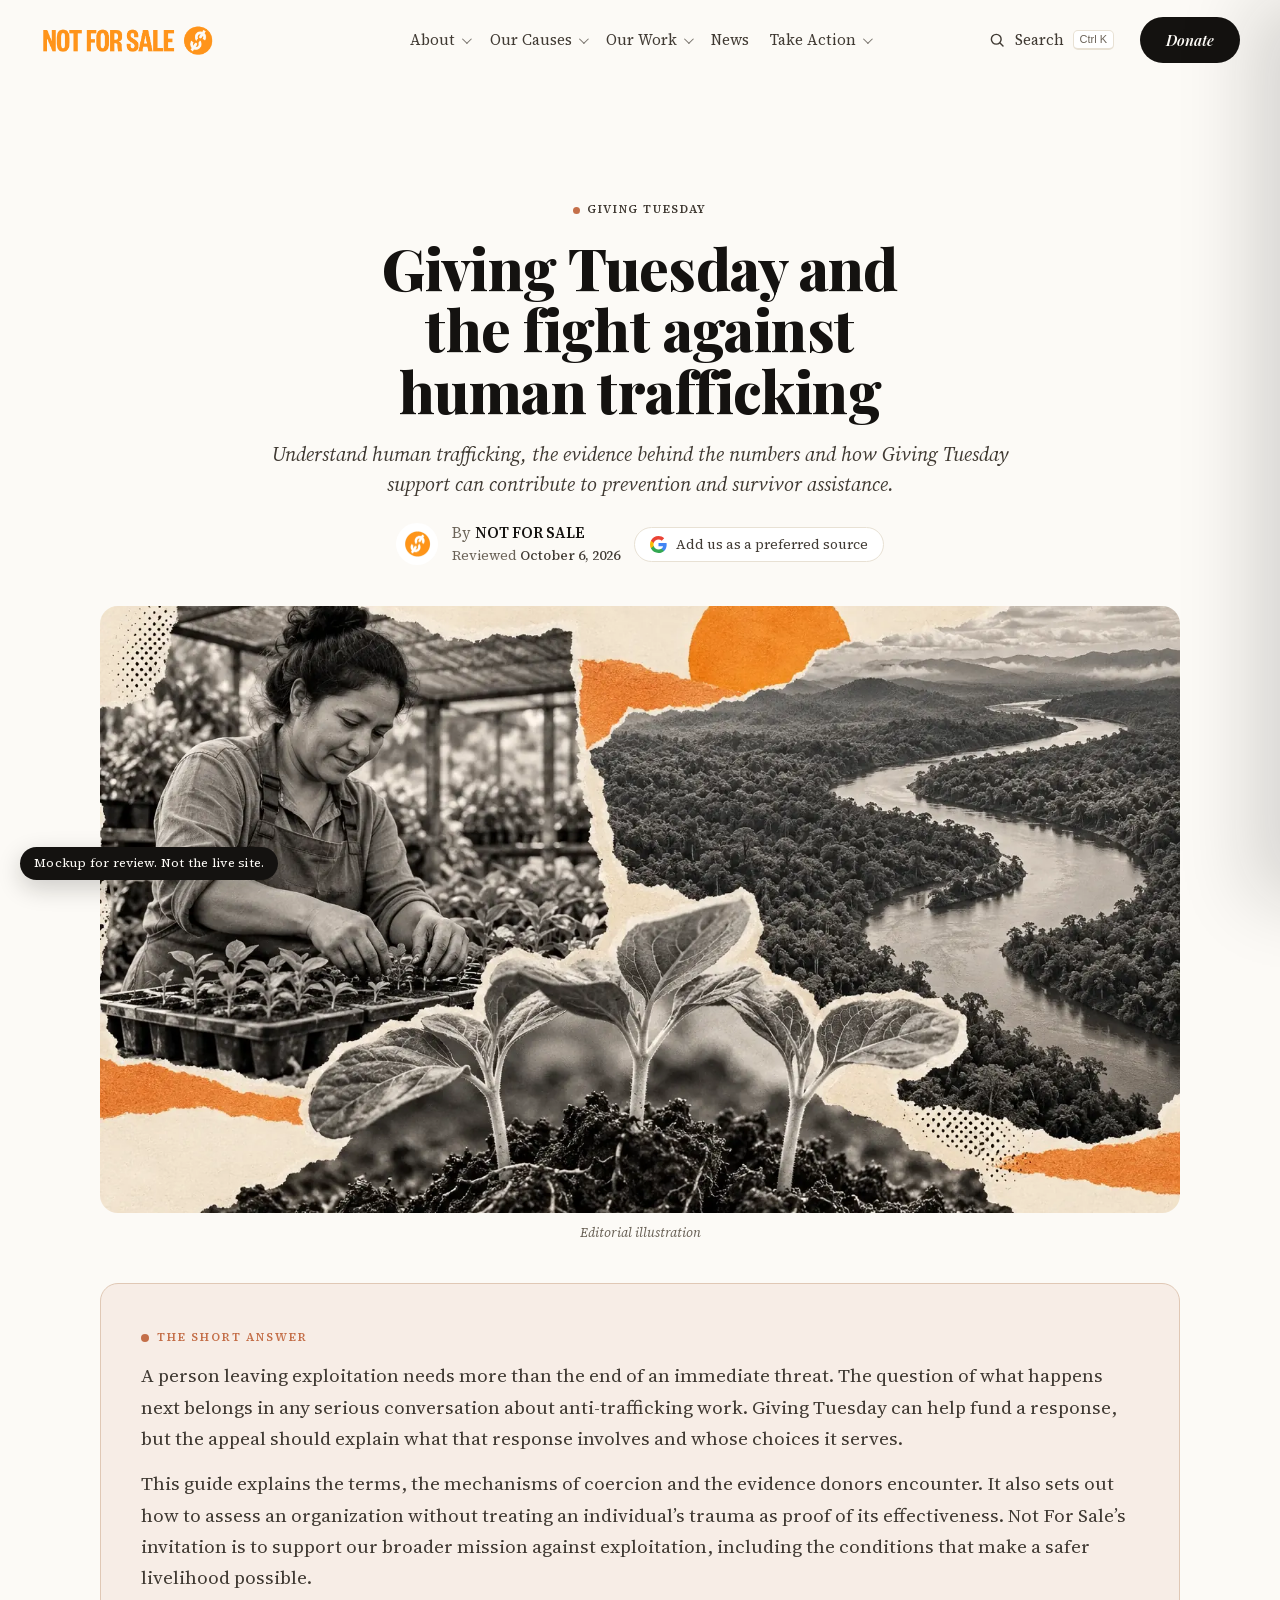
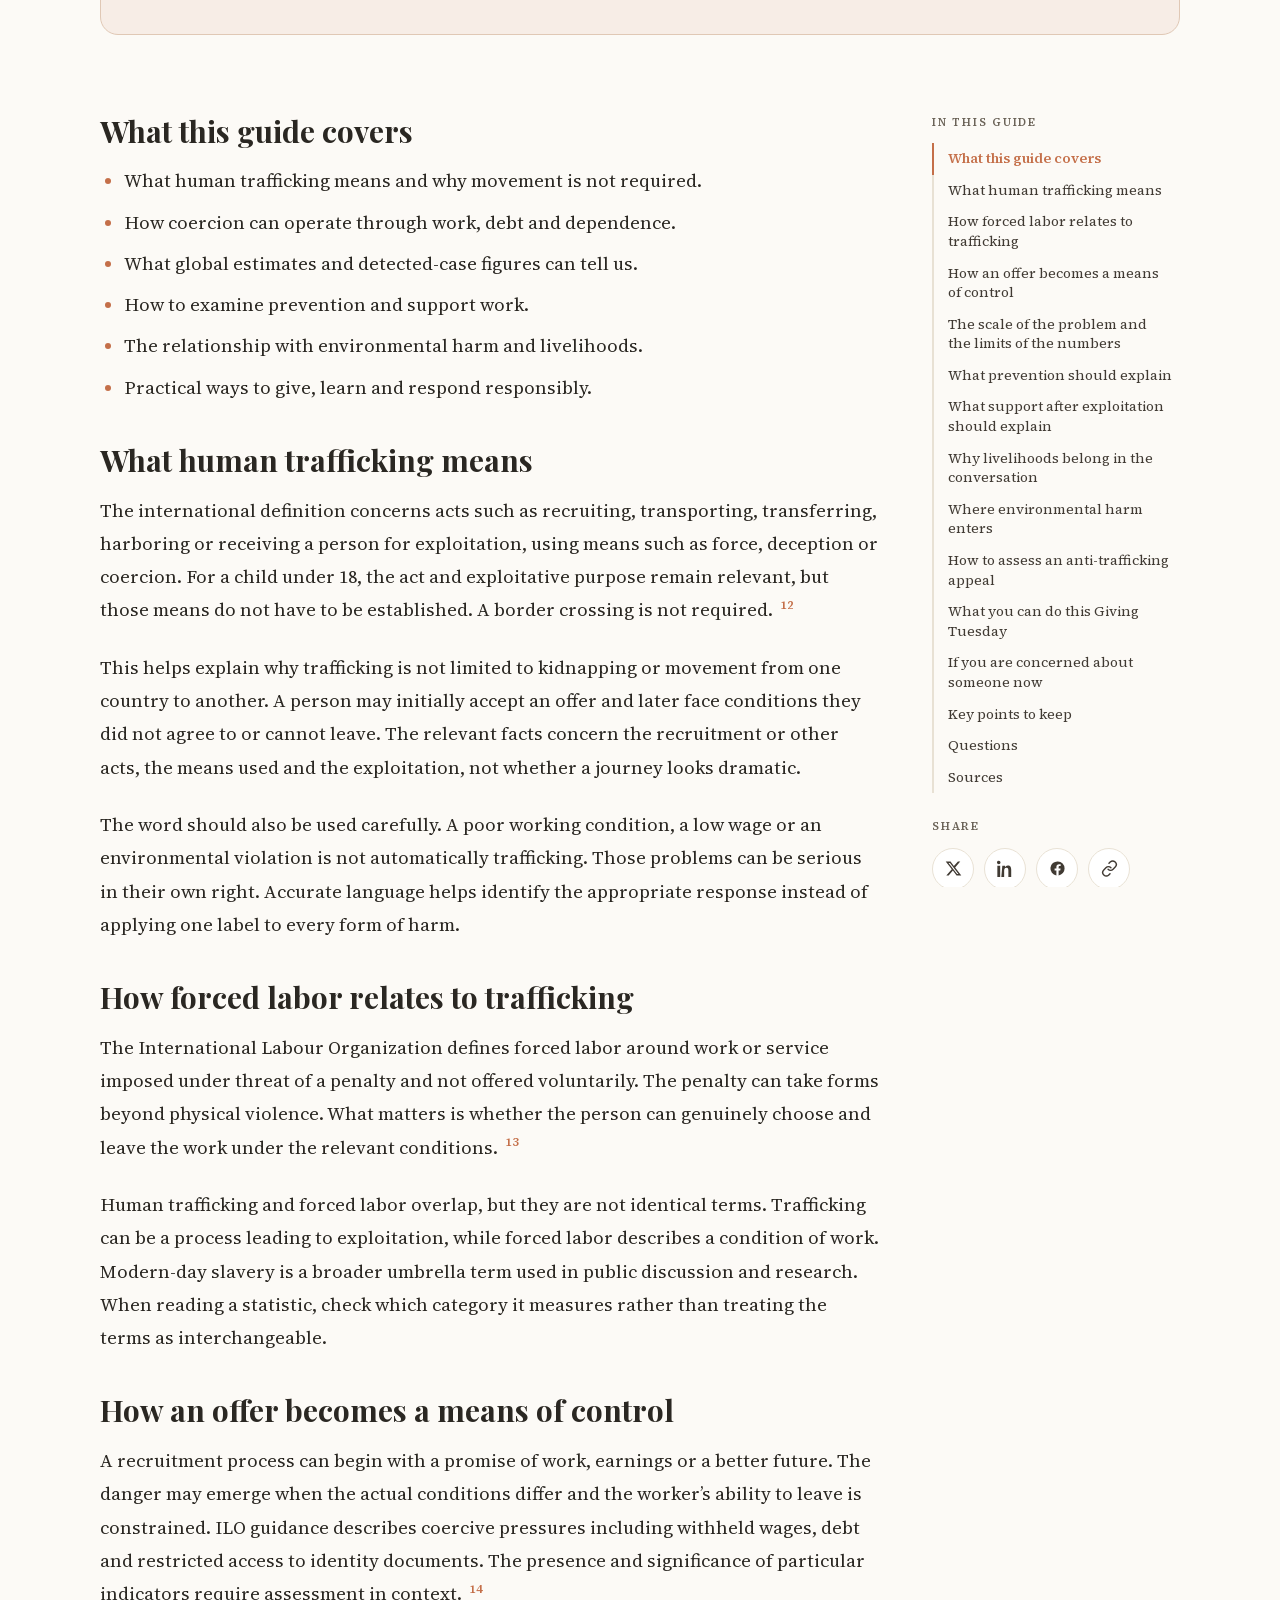
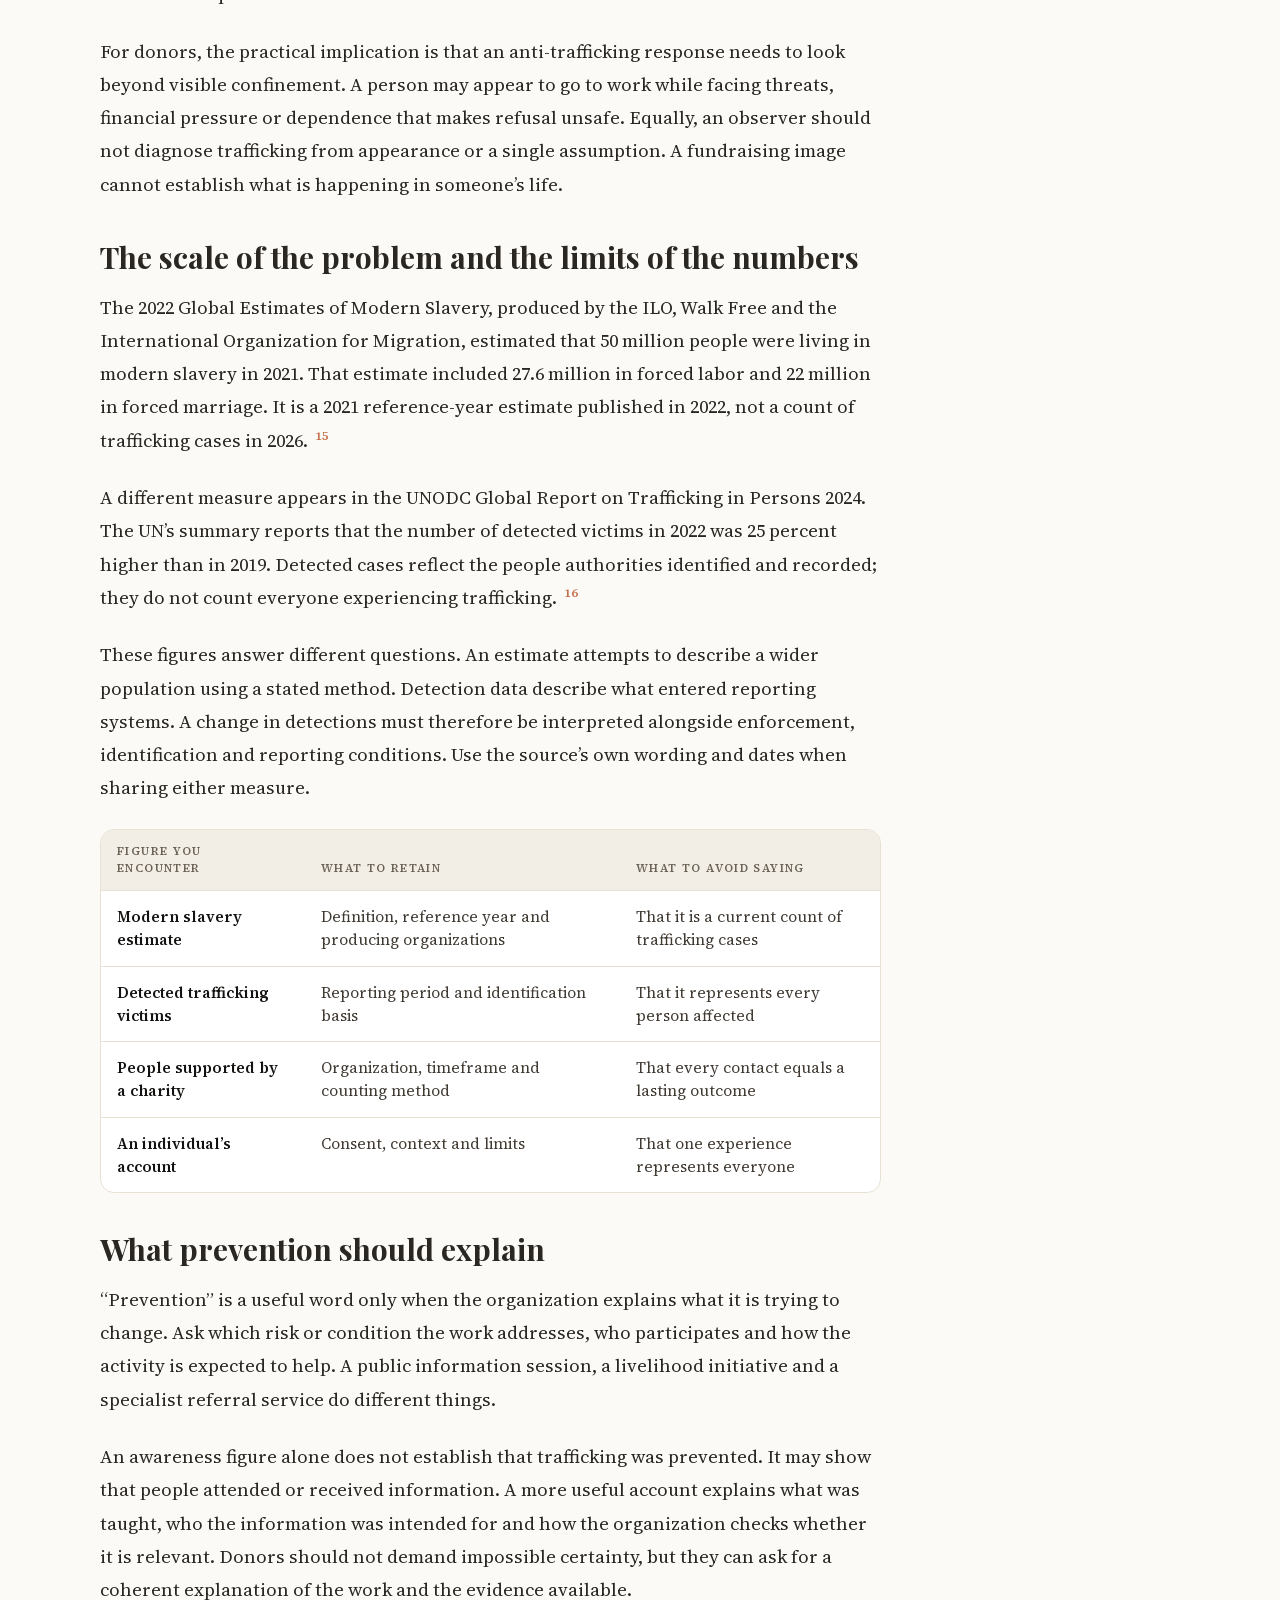
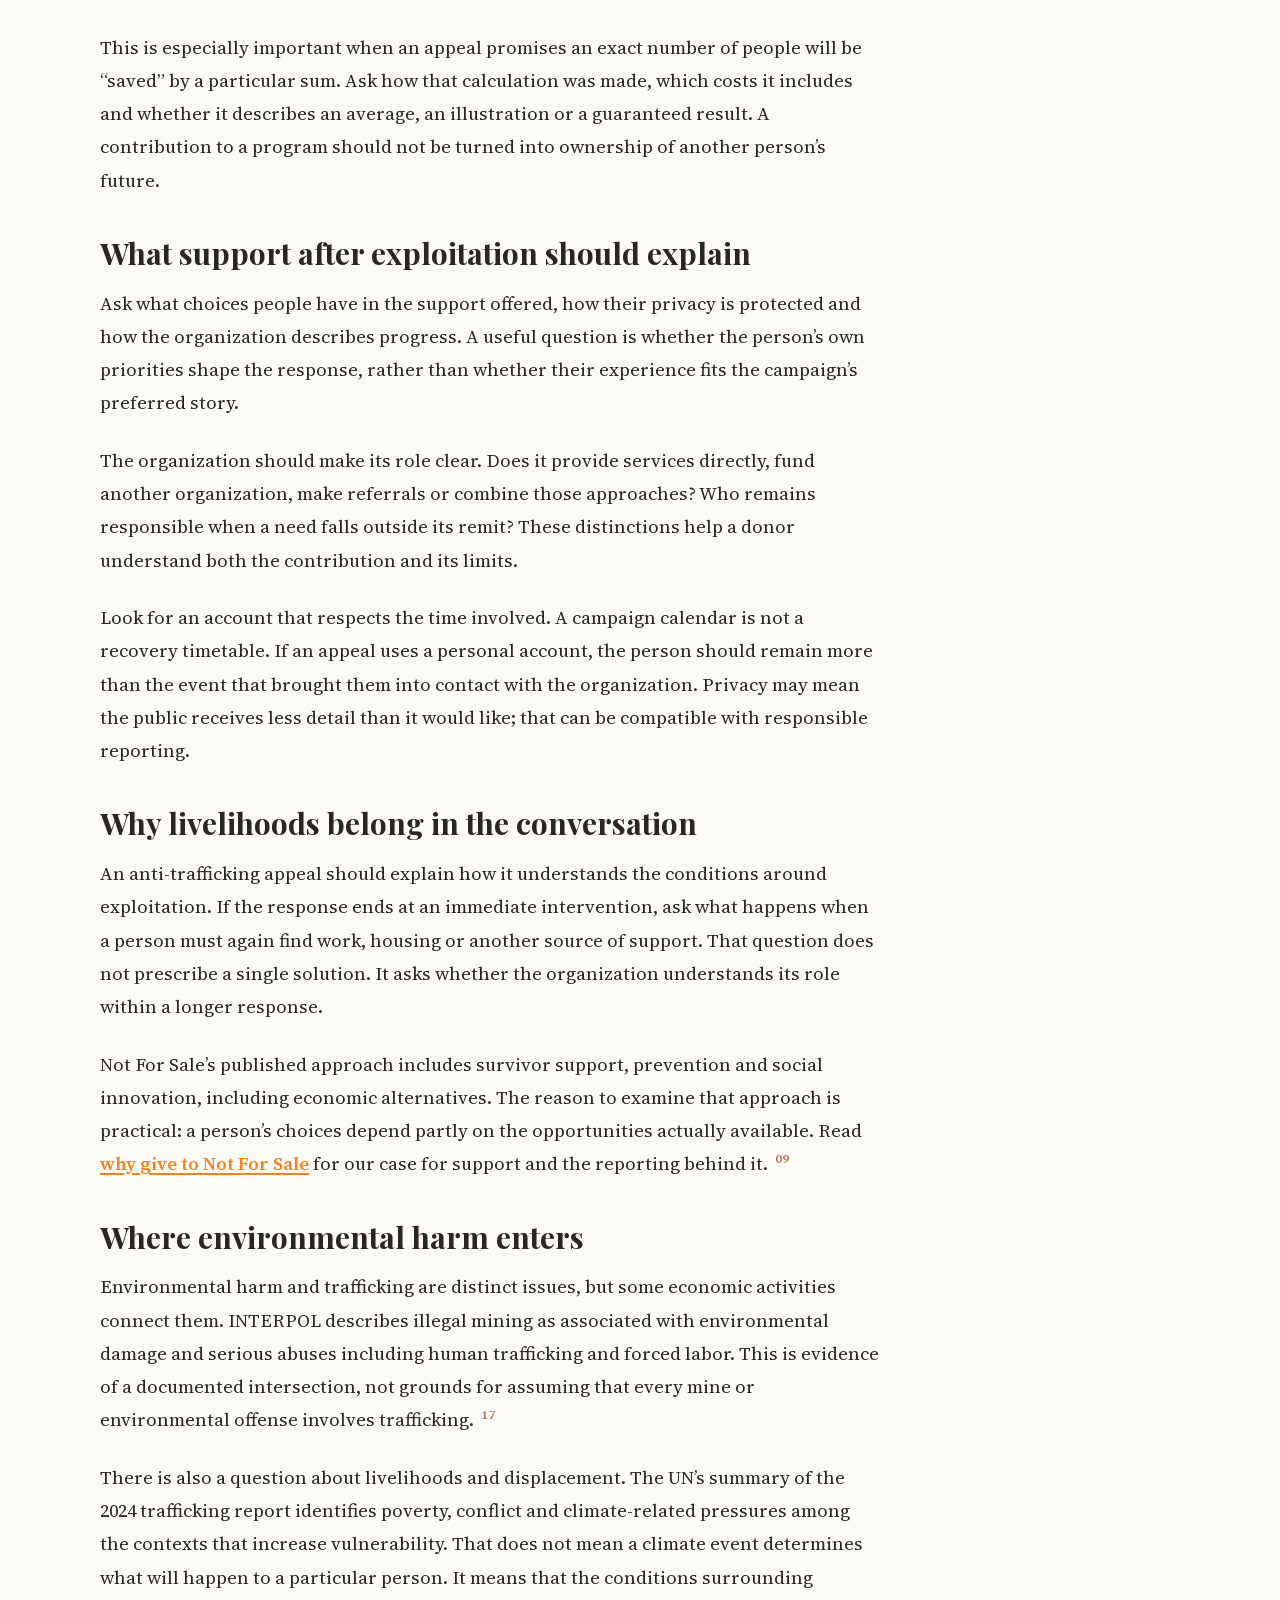
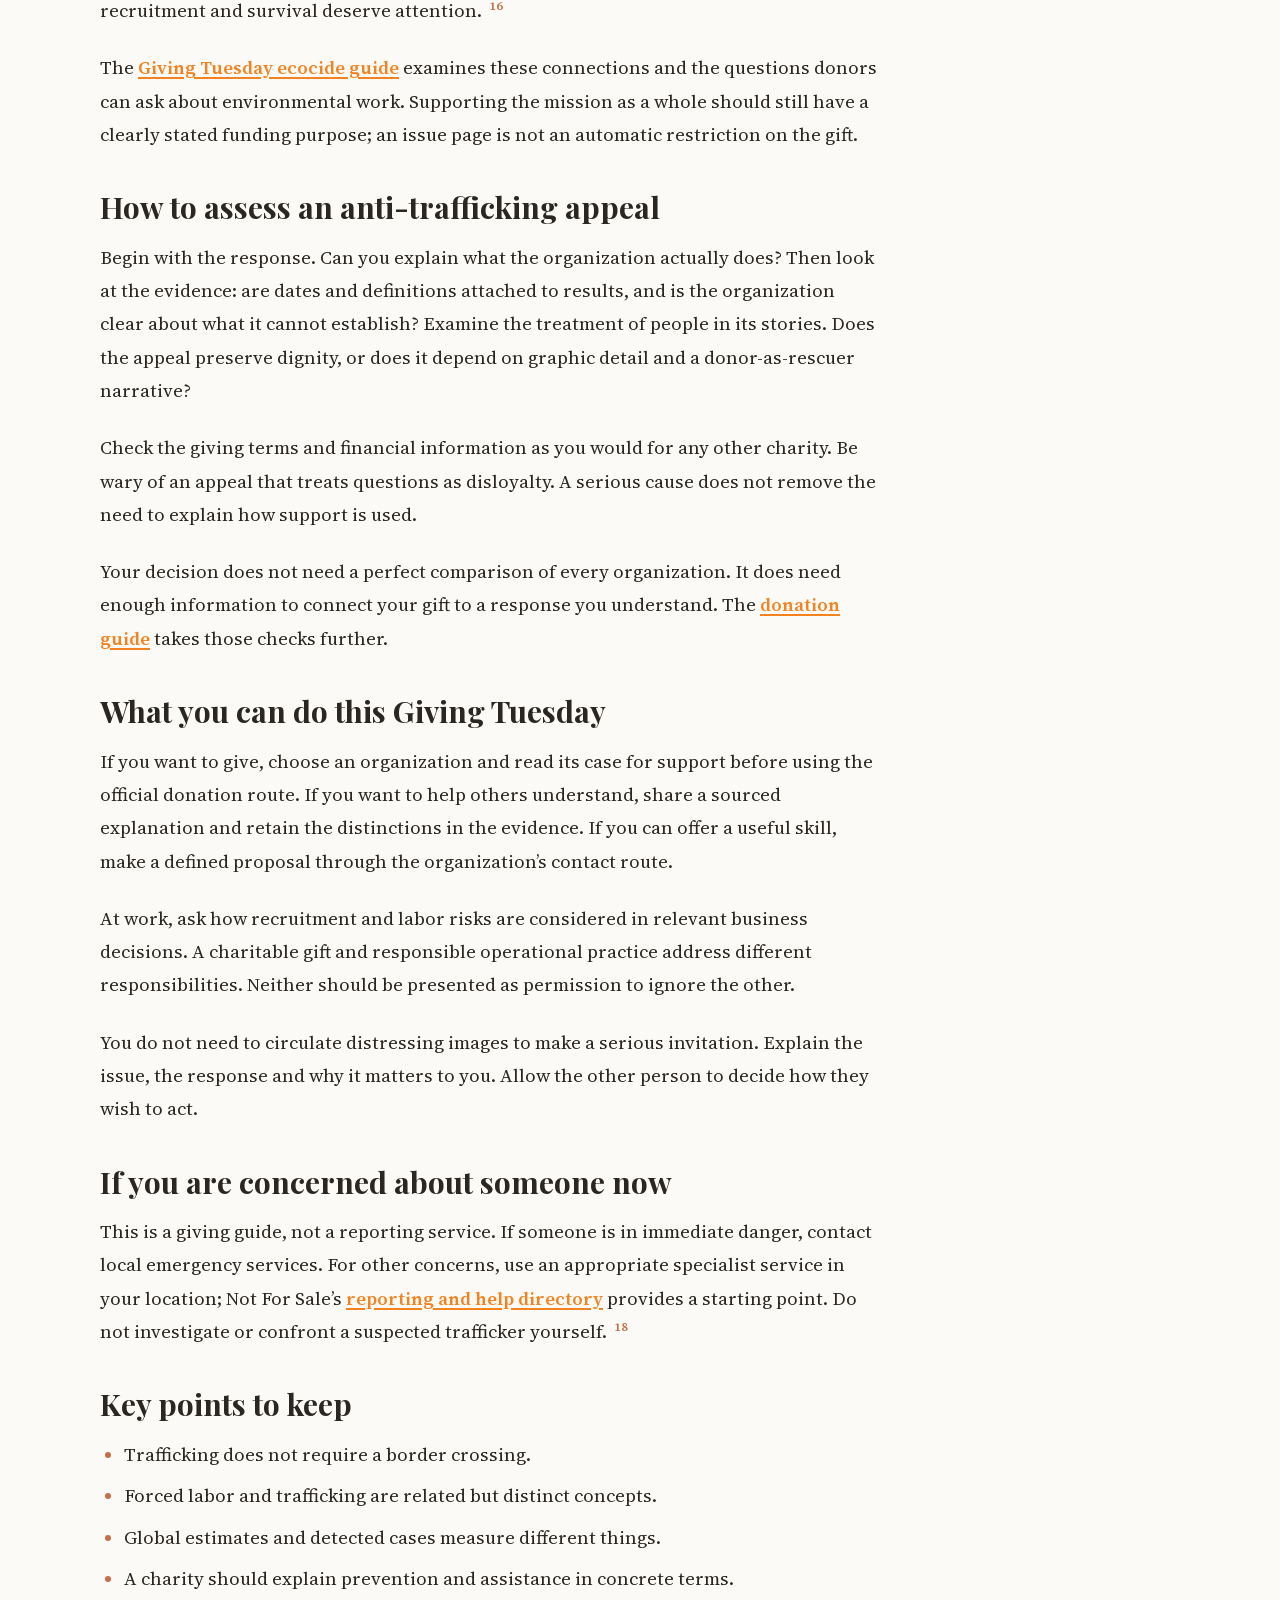
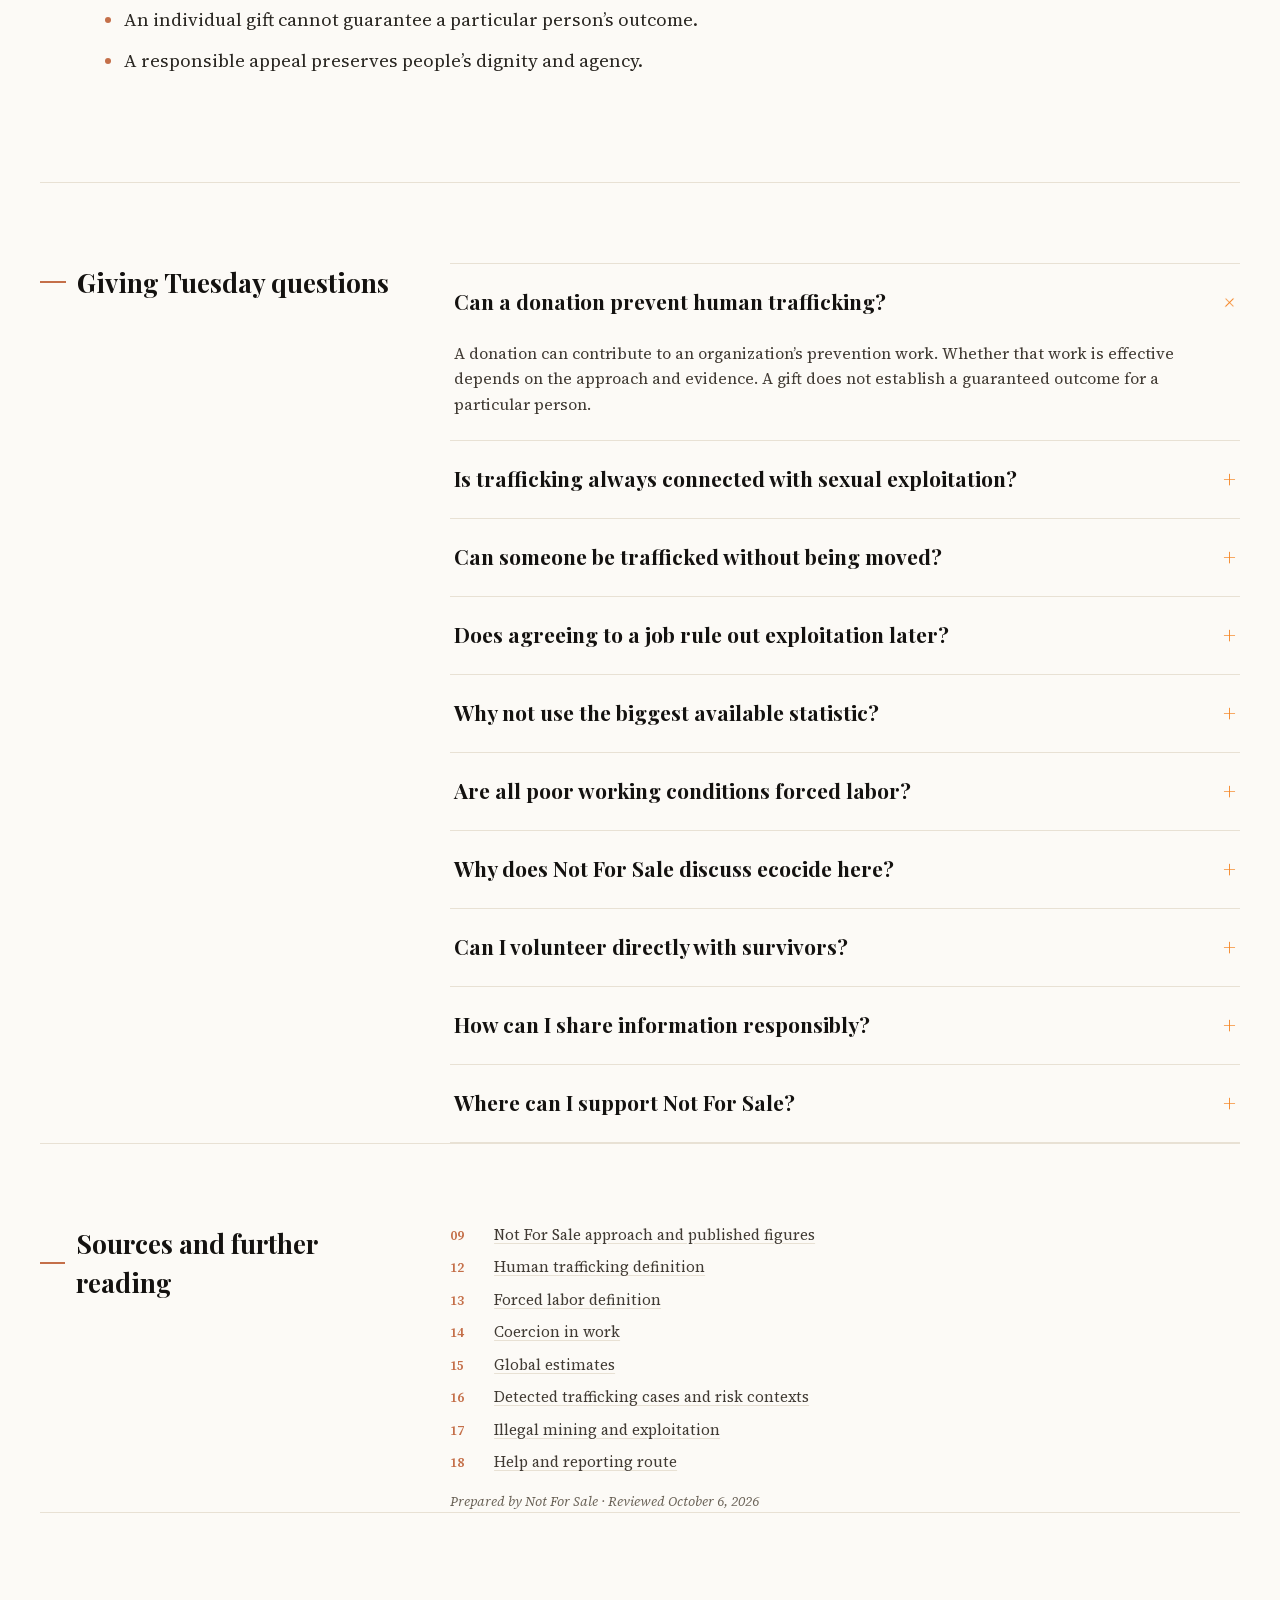
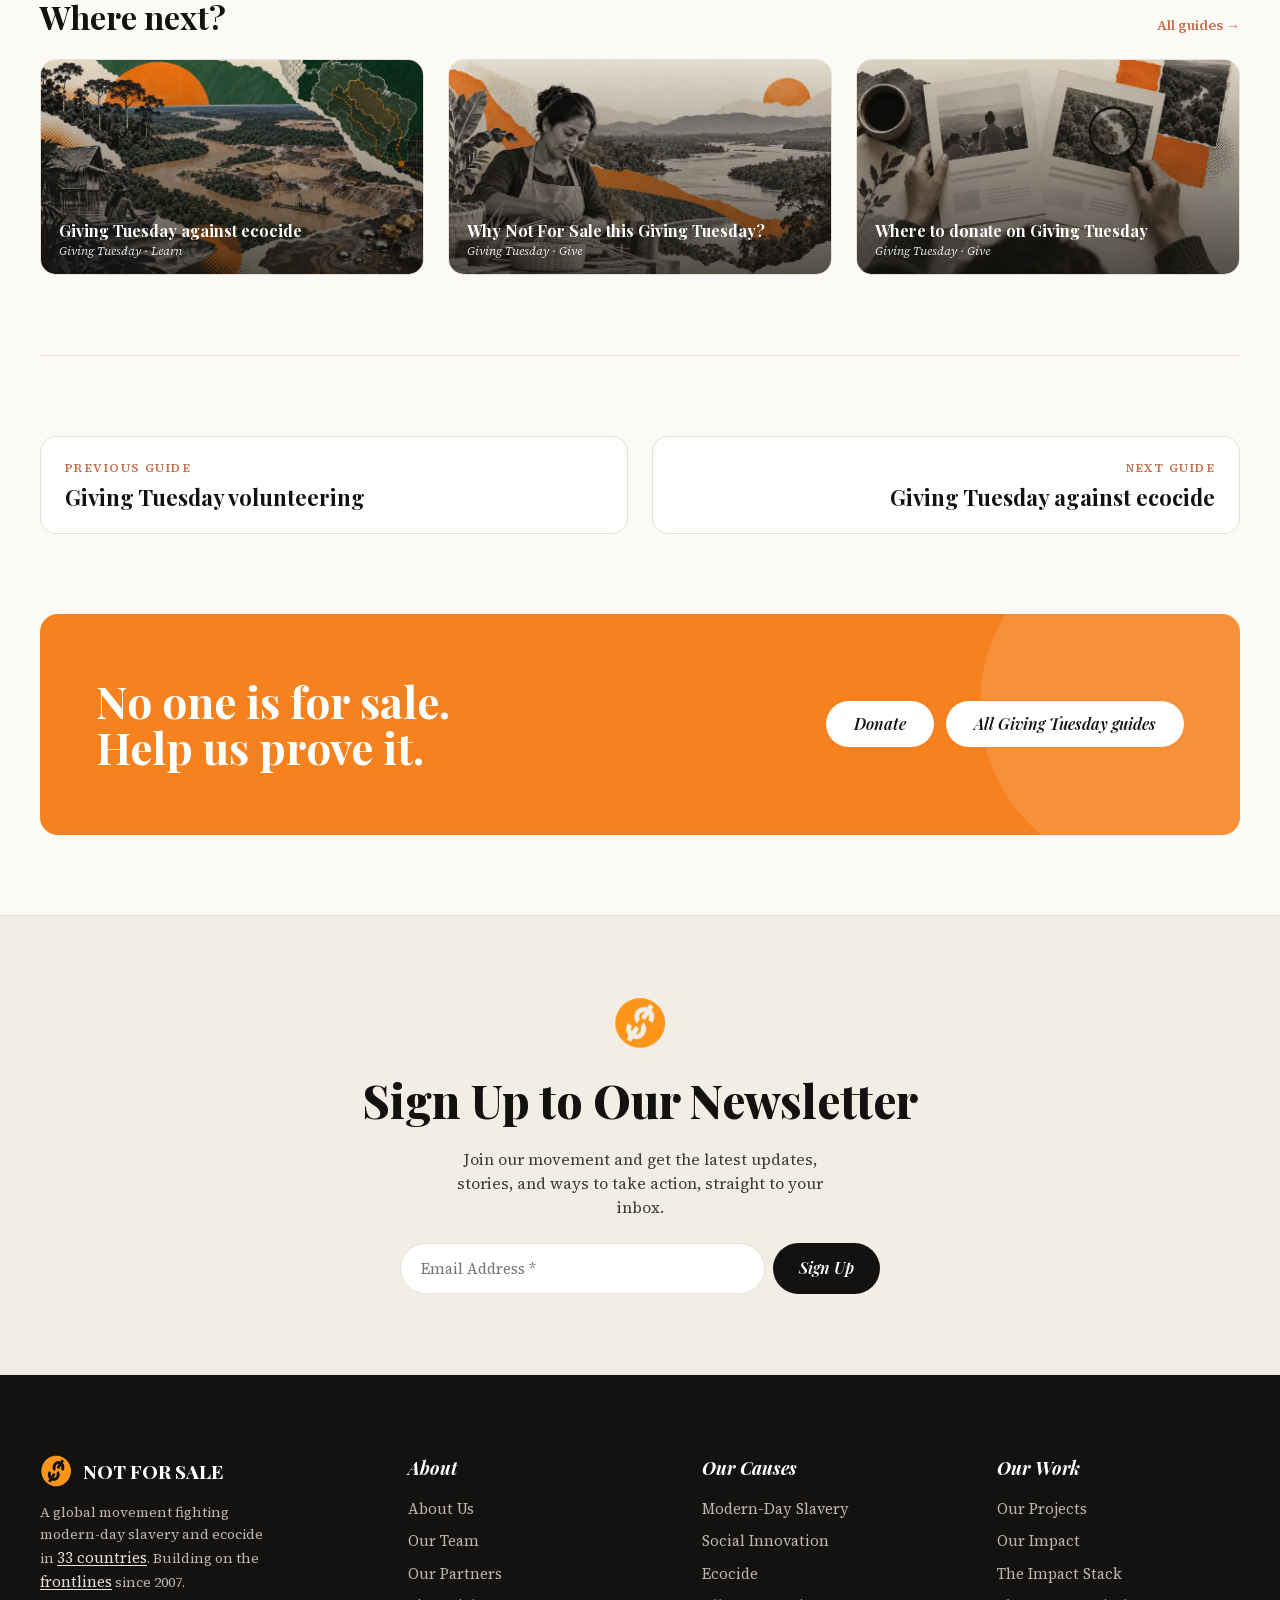
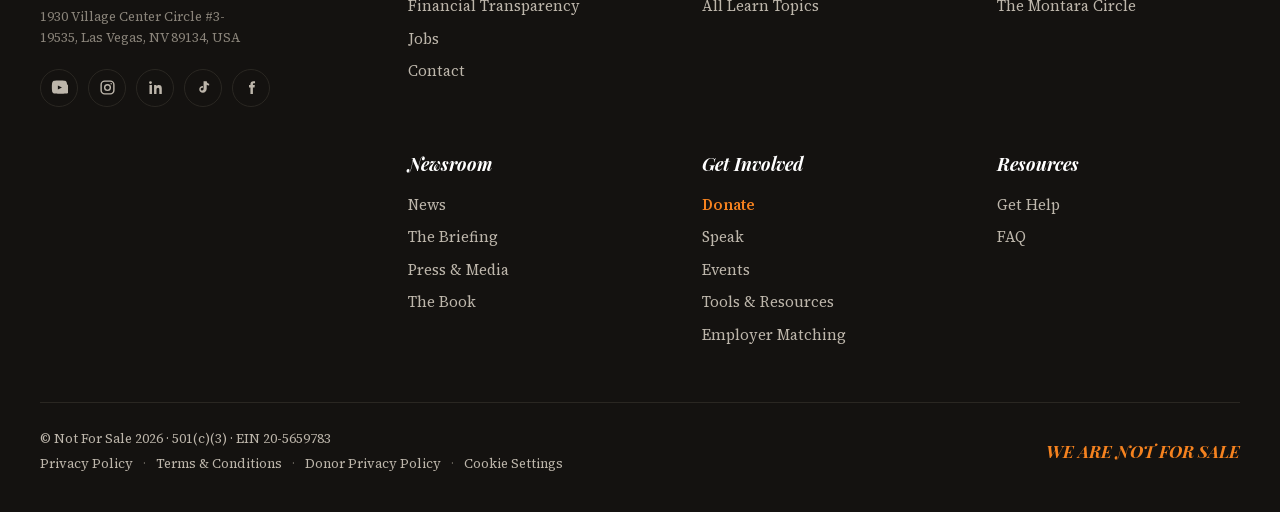
<file: human-trafficking/index.html>
<!doctype html>
<html lang="en">
<head>
<meta charset="utf-8">
<meta name="viewport" content="width=device-width, initial-scale=1">
<title>Giving Tuesday and the Fight Against Human Trafficking | Not For Sale</title>
<meta name="description" content="Understand human trafficking, the evidence behind the numbers and how Giving Tuesday support can contribute to prevention and survivor assistance.">
<meta name="robots" content="noindex, nofollow">
<link rel="icon" href="../assets/img/favicon.png">
<script>(function(d){d.classList.add("js-fade");var w=window,D=document,vh=w.innerHeight||d.clientHeight,at=0,ok=false,dcl=false,raf=w.requestAnimationFrame||function(f){return setTimeout(f,16);};function show(){var a=D.querySelectorAll(".fade:not(.in)"),i,r;for(i=0;i!==a.length;i++){r=a[i].getBoundingClientRect();if(vh>r.top&&r.bottom>0){a[i].classList.add("in","fade-now");}}}function css(){if(!D.body){return false;}var l=D.querySelectorAll("link[rel~=stylesheet],link[rel=preload][as=style]"),i;for(i=0;i!==l.length;i++){if(l[i].rel.indexOf("stylesheet")===-1||!l[i].sheet){return false;}}return true;}function step(){if(!ok){if(!at){if(css()){at=Date.now();}}else if(Date.now()-at>1200||!D.fonts||(D.fonts.status==="loaded"&&Date.now()-at>50)){ok=true;}}if(ok){show();}if(!(ok&&dcl)){raf(step);}}raf(step);D.addEventListener("DOMContentLoaded",function(){dcl=true;});w.addEventListener("load",function(){ok=true;dcl=true;show();});setTimeout(function(){if(!w.nfsFadeOn){d.classList.remove("js-fade");}},4000);})(document.documentElement);</script>
<link rel="stylesheet" href="../assets/css/chrome.css?v=a6335540">
<link rel="stylesheet" href="../assets/fonts/fonts.css?v=5a9e098c">
<link rel="stylesheet" href="../assets/css/styles.css?v=89c19858">
<link rel="stylesheet" href="../assets/css/gt.css?v=a6f6572d">
<script src="../assets/js/config.js?v=410d398c" defer></script>
<script src="../assets/js/app.js?v=a1610b65" defer></script>
<script src="../assets/js/gt.js?v=3490eb53" defer></script>
</head>
<body data-page="giving-tuesday">
<div class="wp-site-blocks">
<header class="wp-block-template-part"><a class="skip-link" href="#nfs-main">Skip to content</a><div id="bar"></div><div id="site-header"></div><div id="nfs-main" tabindex="-1"></div></header>
<main class="gt gt-guide">
<div class="postwrap"><header class="posthead">
  <a class="tag cat" href="../"><span class="dot" style="background:#c46f49"></span>Giving Tuesday</a>
  <h1>Giving Tuesday and the fight against human trafficking</h1>
  <p class="dek">Understand human trafficking, the evidence behind the numbers and how Giving Tuesday support can contribute to prevention and survivor assistance.</p>
  <div class="byline">
    <div class="av gt-av"><img src="../assets/img/favicon.png" alt="Not For Sale" width="27" height="27"></div>
    <div class="byl"><div class="byl-who">By <b>NOT FOR SALE</b></div><div class="byl-dates"><span>Reviewed <time datetime="2026-10-06">October 6, 2026</time></span></div></div>
    <a class="gps" href="https://www.google.com/preferences/source?q=wearenotforsale.org" target="_blank" rel="noopener noreferrer"><svg viewBox="0 0 18 18" xmlns="http://www.w3.org/2000/svg" aria-hidden="true" focusable="false"><path d="M17.64 9.2045C17.64 8.56636 17.5827 7.95272 17.4764 7.36363H9V10.845H13.8436C13.635 11.97 13.0009 12.9231 12.0477 13.5613V15.8195H14.9564C16.6582 14.2527 17.64 11.9454 17.64 9.2045Z" fill="#4285F4"/><path d="M9 18C11.43 18 13.4673 17.1941 14.9564 15.8195L12.0477 13.5613C11.2418 14.1013 10.2109 14.4204 9 14.4204C6.65591 14.4204 4.67182 12.8372 3.96409 10.71H0.957275V13.0418C2.43818 15.9831 5.48182 18 9 18Z" fill="#34A853"/><path d="M3.96409 10.71C3.78409 10.17 3.68182 9.59318 3.68182 9C3.68182 8.40682 3.78409 7.83 3.96409 7.29V4.95818H0.957275C0.347727 6.17318 0 7.54773 0 9C0 10.4523 0.347727 11.8268 0.957275 13.0418L3.96409 10.71Z" fill="#FBBC05"/><path d="M9 3.57955C10.3214 3.57955 11.5077 4.03364 12.4405 4.92545L15.0218 2.34409C13.4632 0.891818 11.4259 0 9 0C5.48182 0 2.43818 2.01682 0.957275 4.95818L3.96409 7.29C4.67182 5.16273 6.65591 3.57955 9 3.57955Z" fill="#EA4335"/></svg><span>Add us as a preferred source</span></a>
  </div>
</header></div>
<div class="wrap"><figure class="gt-cover fade"><div class="postcover"><div class="nfs-cover"><img class="nfs-cover-img" src="../assets/img/freedom-1600.webp" srcset="../assets/img/freedom-800.webp 800w, ../assets/img/freedom-1600.webp 1600w" sizes="(max-width: 860px) 100vw, 1200px" alt="Editorial collage connecting a woman at work with a river, forest and new growth." decoding="async" fetchpriority="high" loading="eager"></div></div><figcaption class="gt-cap">Editorial illustration</figcaption></figure></div>
<div class="wrap ex" id="exRoot" style="--accent:#c46f49">
  <div class="ex-answer fade"><div class="lab">The short answer</div><p>A person leaving exploitation needs more than the end of an immediate threat. The question of what happens next belongs in any serious conversation about anti-trafficking work. Giving Tuesday can help fund a response, but the appeal should explain what that response involves and whose choices it serves.</p><p>This guide explains the terms, the mechanisms of coercion and the evidence donors encounter. It also sets out how to assess an organization without treating an individual’s trauma as proof of its effectiveness. Not For Sale’s invitation is to support our broader mission against exploitation, including the conditions that make a safer livelihood possible.</p></div>

  <div class="postlayout gt-body">
    <div class="post-main">
      <details class="gt-toc-m"><summary>In this guide <span>15 sections</span></summary><nav aria-label="In this guide"><a href="#what-this-guide-covers">What this guide covers</a><a href="#what-human-trafficking-means">What human trafficking means</a><a href="#how-forced-labor-relates-to-trafficking">How forced labor relates to trafficking</a><a href="#how-an-offer-becomes-a-means-of-control">How an offer becomes a means of control</a><a href="#the-scale-of-the-problem-and-the-limits-of-the-numbers">The scale of the problem and the limits of the numbers</a><a href="#what-prevention-should-explain">What prevention should explain</a><a href="#what-support-after-exploitation-should-explain">What support after exploitation should explain</a><a href="#why-livelihoods-belong-in-the-conversation">Why livelihoods belong in the conversation</a><a href="#where-environmental-harm-enters">Where environmental harm enters</a><a href="#how-to-assess-an-anti-trafficking-appeal">How to assess an anti-trafficking appeal</a><a href="#what-you-can-do-this-giving-tuesday">What you can do this Giving Tuesday</a><a href="#if-you-are-concerned-about-someone-now">If you are concerned about someone now</a><a href="#key-points-to-keep">Key points to keep</a><a href="#questions">Questions</a><a href="#sources">Sources</a></nav></details>
      <div class="article gt-prose"><section id="what-this-guide-covers" class="gt-sec"><h2>What this guide covers</h2><ul><li>What human trafficking means and why movement is not required.</li><li>How coercion can operate through work, debt and dependence.</li><li>What global estimates and detected-case figures can tell us.</li><li>How to examine prevention and support work.</li><li>The relationship with environmental harm and livelihoods.</li><li>Practical ways to give, learn and respond responsibly.</li></ul></section><section id="what-human-trafficking-means" class="gt-sec"><h2>What human trafficking means</h2><p>The international definition concerns acts such as recruiting, transporting, transferring, harboring or receiving a person for exploitation, using means such as force, deception or coercion. For a child under 18, the act and exploitative purpose remain relevant, but those means do not have to be established. A border crossing is not required. <sup class="cite"><a href="#source-S12" aria-label="Source 12">12</a></sup></p><p>This helps explain why trafficking is not limited to kidnapping or movement from one country to another. A person may initially accept an offer and later face conditions they did not agree to or cannot leave. The relevant facts concern the recruitment or other acts, the means used and the exploitation, not whether a journey looks dramatic.</p><p>The word should also be used carefully. A poor working condition, a low wage or an environmental violation is not automatically trafficking. Those problems can be serious in their own right. Accurate language helps identify the appropriate response instead of applying one label to every form of harm.</p></section><section id="how-forced-labor-relates-to-trafficking" class="gt-sec"><h2>How forced labor relates to trafficking</h2><p>The International Labour Organization defines forced labor around work or service imposed under threat of a penalty and not offered voluntarily. The penalty can take forms beyond physical violence. What matters is whether the person can genuinely choose and leave the work under the relevant conditions. <sup class="cite"><a href="#source-S13" aria-label="Source 13">13</a></sup></p><p>Human trafficking and forced labor overlap, but they are not identical terms. Trafficking can be a process leading to exploitation, while forced labor describes a condition of work. Modern-day slavery is a broader umbrella term used in public discussion and research. When reading a statistic, check which category it measures rather than treating the terms as interchangeable.</p></section><section id="how-an-offer-becomes-a-means-of-control" class="gt-sec"><h2>How an offer becomes a means of control</h2><p>A recruitment process can begin with a promise of work, earnings or a better future. The danger may emerge when the actual conditions differ and the worker’s ability to leave is constrained. ILO guidance describes coercive pressures including withheld wages, debt and restricted access to identity documents. The presence and significance of particular indicators require assessment in context. <sup class="cite"><a href="#source-S14" aria-label="Source 14">14</a></sup></p><p>For donors, the practical implication is that an anti-trafficking response needs to look beyond visible confinement. A person may appear to go to work while facing threats, financial pressure or dependence that makes refusal unsafe. Equally, an observer should not diagnose trafficking from appearance or a single assumption. A fundraising image cannot establish what is happening in someone’s life.</p></section><section id="the-scale-of-the-problem-and-the-limits-of-the-numbers" class="gt-sec"><h2>The scale of the problem and the limits of the numbers</h2><p>The 2022 Global Estimates of Modern Slavery, produced by the ILO, Walk Free and the International Organization for Migration, estimated that 50 million people were living in modern slavery in 2021. That estimate included 27.6 million in forced labor and 22 million in forced marriage. It is a 2021 reference-year estimate published in 2022, not a count of trafficking cases in 2026. <sup class="cite"><a href="#source-S15" aria-label="Source 15">15</a></sup></p><p>A different measure appears in the UNODC Global Report on Trafficking in Persons 2024. The UN’s summary reports that the number of detected victims in 2022 was 25 percent higher than in 2019. Detected cases reflect the people authorities identified and recorded; they do not count everyone experiencing trafficking. <sup class="cite"><a href="#source-S16" aria-label="Source 16">16</a></sup></p><p>These figures answer different questions. An estimate attempts to describe a wider population using a stated method. Detection data describe what entered reporting systems. A change in detections must therefore be interpreted alongside enforcement, identification and reporting conditions. Use the source’s own wording and dates when sharing either measure.</p><div class="gt-table" role="region" aria-label="Table: Figure you encounter / What to retain / What to avoid saying" tabindex="0"><table><thead><tr><th scope="col">Figure you encounter</th><th scope="col">What to retain</th><th scope="col">What to avoid saying</th></tr></thead><tbody><tr><td data-label="Figure you encounter">Modern slavery estimate</td><td data-label="What to retain">Definition, reference year and producing organizations</td><td data-label="What to avoid saying">That it is a current count of trafficking cases</td></tr><tr><td data-label="Figure you encounter">Detected trafficking victims</td><td data-label="What to retain">Reporting period and identification basis</td><td data-label="What to avoid saying">That it represents every person affected</td></tr><tr><td data-label="Figure you encounter">People supported by a charity</td><td data-label="What to retain">Organization, timeframe and counting method</td><td data-label="What to avoid saying">That every contact equals a lasting outcome</td></tr><tr><td data-label="Figure you encounter">An individual’s account</td><td data-label="What to retain">Consent, context and limits</td><td data-label="What to avoid saying">That one experience represents everyone</td></tr></tbody></table></div></section><section id="what-prevention-should-explain" class="gt-sec"><h2>What prevention should explain</h2><p>“Prevention” is a useful word only when the organization explains what it is trying to change. Ask which risk or condition the work addresses, who participates and how the activity is expected to help. A public information session, a livelihood initiative and a specialist referral service do different things.</p><p>An awareness figure alone does not establish that trafficking was prevented. It may show that people attended or received information. A more useful account explains what was taught, who the information was intended for and how the organization checks whether it is relevant. Donors should not demand impossible certainty, but they can ask for a coherent explanation of the work and the evidence available.</p><p>This is especially important when an appeal promises an exact number of people will be “saved” by a particular sum. Ask how that calculation was made, which costs it includes and whether it describes an average, an illustration or a guaranteed result. A contribution to a program should not be turned into ownership of another person’s future.</p></section><section id="what-support-after-exploitation-should-explain" class="gt-sec"><h2>What support after exploitation should explain</h2><p>Ask what choices people have in the support offered, how their privacy is protected and how the organization describes progress. A useful question is whether the person’s own priorities shape the response, rather than whether their experience fits the campaign’s preferred story.</p><p>The organization should make its role clear. Does it provide services directly, fund another organization, make referrals or combine those approaches? Who remains responsible when a need falls outside its remit? These distinctions help a donor understand both the contribution and its limits.</p><p>Look for an account that respects the time involved. A campaign calendar is not a recovery timetable. If an appeal uses a personal account, the person should remain more than the event that brought them into contact with the organization. Privacy may mean the public receives less detail than it would like; that can be compatible with responsible reporting.</p></section><section id="why-livelihoods-belong-in-the-conversation" class="gt-sec"><h2>Why livelihoods belong in the conversation</h2><p>An anti-trafficking appeal should explain how it understands the conditions around exploitation. If the response ends at an immediate intervention, ask what happens when a person must again find work, housing or another source of support. That question does not prescribe a single solution. It asks whether the organization understands its role within a longer response.</p><p>Not For Sale’s published approach includes survivor support, prevention and social innovation, including economic alternatives. The reason to examine that approach is practical: a person’s choices depend partly on the opportunities actually available. Read <a href="../not-for-sale/">why give to Not For Sale</a> for our case for support and the reporting behind it. <sup class="cite"><a href="#source-S09" aria-label="Source 09">09</a></sup></p></section><section id="where-environmental-harm-enters" class="gt-sec"><h2>Where environmental harm enters</h2><p>Environmental harm and trafficking are distinct issues, but some economic activities connect them. INTERPOL describes illegal mining as associated with environmental damage and serious abuses including human trafficking and forced labor. This is evidence of a documented intersection, not grounds for assuming that every mine or environmental offense involves trafficking. <sup class="cite"><a href="#source-S17" aria-label="Source 17">17</a></sup></p><p>There is also a question about livelihoods and displacement. The UN’s summary of the 2024 trafficking report identifies poverty, conflict and climate-related pressures among the contexts that increase vulnerability. That does not mean a climate event determines what will happen to a particular person. It means that the conditions surrounding recruitment and survival deserve attention. <sup class="cite"><a href="#source-S16" aria-label="Source 16">16</a></sup></p><p>The <a href="../ecocide/">Giving Tuesday ecocide guide</a> examines these connections and the questions donors can ask about environmental work. Supporting the mission as a whole should still have a clearly stated funding purpose; an issue page is not an automatic restriction on the gift.</p></section><section id="how-to-assess-an-anti-trafficking-appeal" class="gt-sec"><h2>How to assess an anti-trafficking appeal</h2><p>Begin with the response. Can you explain what the organization actually does? Then look at the evidence: are dates and definitions attached to results, and is the organization clear about what it cannot establish? Examine the treatment of people in its stories. Does the appeal preserve dignity, or does it depend on graphic detail and a donor-as-rescuer narrative?</p><p>Check the giving terms and financial information as you would for any other charity. Be wary of an appeal that treats questions as disloyalty. A serious cause does not remove the need to explain how support is used.</p><p>Your decision does not need a perfect comparison of every organization. It does need enough information to connect your gift to a response you understand. The <a href="../where-to-donate/">donation guide</a> takes those checks further.</p></section><section id="what-you-can-do-this-giving-tuesday" class="gt-sec"><h2>What you can do this Giving Tuesday</h2><p>If you want to give, choose an organization and read its case for support before using the official donation route. If you want to help others understand, share a sourced explanation and retain the distinctions in the evidence. If you can offer a useful skill, make a defined proposal through the organization’s contact route.</p><p>At work, ask how recruitment and labor risks are considered in relevant business decisions. A charitable gift and responsible operational practice address different responsibilities. Neither should be presented as permission to ignore the other.</p><p>You do not need to circulate distressing images to make a serious invitation. Explain the issue, the response and why it matters to you. Allow the other person to decide how they wish to act.</p></section><section id="if-you-are-concerned-about-someone-now" class="gt-sec"><h2>If you are concerned about someone now</h2><p>This is a giving guide, not a reporting service. If someone is in immediate danger, contact local emergency services. For other concerns, use an appropriate specialist service in your location; Not For Sale’s <a href="https://wearenotforsale.org/report-human-trafficking/">reporting and help directory</a> provides a starting point. Do not investigate or confront a suspected trafficker yourself. <sup class="cite"><a href="#source-S18" aria-label="Source 18">18</a></sup></p></section><section id="key-points-to-keep" class="gt-sec"><h2>Key points to keep</h2><ul><li>Trafficking does not require a border crossing.</li><li>Forced labor and trafficking are related but distinct concepts.</li><li>Global estimates and detected cases measure different things.</li><li>A charity should explain prevention and assistance in concrete terms.</li><li>An individual gift cannot guarantee a particular person’s outcome.</li><li>A responsible appeal preserves people’s dignity and agency.</li></ul></section></div>
    </div>
    <aside class="post-side gt-rail">
      <div class="post-toc"><h4>In this guide</h4><nav class="post-toc-nav" aria-label="In this guide"><a href="#what-this-guide-covers">What this guide covers</a><a href="#what-human-trafficking-means">What human trafficking means</a><a href="#how-forced-labor-relates-to-trafficking">How forced labor relates to trafficking</a><a href="#how-an-offer-becomes-a-means-of-control">How an offer becomes a means of control</a><a href="#the-scale-of-the-problem-and-the-limits-of-the-numbers">The scale of the problem and the limits of the numbers</a><a href="#what-prevention-should-explain">What prevention should explain</a><a href="#what-support-after-exploitation-should-explain">What support after exploitation should explain</a><a href="#why-livelihoods-belong-in-the-conversation">Why livelihoods belong in the conversation</a><a href="#where-environmental-harm-enters">Where environmental harm enters</a><a href="#how-to-assess-an-anti-trafficking-appeal">How to assess an anti-trafficking appeal</a><a href="#what-you-can-do-this-giving-tuesday">What you can do this Giving Tuesday</a><a href="#if-you-are-concerned-about-someone-now">If you are concerned about someone now</a><a href="#key-points-to-keep">Key points to keep</a><a href="#questions">Questions</a><a href="#sources">Sources</a></nav></div>
      <div class="post-share"><h4>Share</h4><div class="psh-row"><a class="psh" data-share="x" href="#" target="_blank" rel="noopener" aria-label="Share on X"><svg viewBox="0 0 24 24" fill="currentColor" aria-hidden="true"><path d="M18.24 2.25h3.31l-7.23 8.26L23 21.75h-6.66l-5.21-6.82-5.97 6.82H1.85l7.73-8.84L1 2.25h6.83l4.71 6.23 5.7-6.23zm-1.16 17.52h1.83L7.01 4.13H5.04z"/></svg></a><a class="psh" data-share="li" href="#" target="_blank" rel="noopener" aria-label="Share on LinkedIn"><svg viewBox="0 0 24 24" fill="currentColor" aria-hidden="true"><path d="M4.98 3.5A2.5 2.5 0 112.5 1 2.5 2.5 0 014.98 3.5zM.5 8h4V24h-4zm7 0h3.83v2.19h.05A4.2 4.2 0 0115.2 7.7c4.1 0 4.86 2.7 4.86 6.2V24h-4v-8.34c0-1.99-.04-4.55-2.77-4.55s-3.19 2.16-3.19 4.4V24h-4z"/></svg></a><a class="psh" data-share="fb" href="#" target="_blank" rel="noopener" aria-label="Share on Facebook"><svg viewBox="0 0 24 24" fill="currentColor" aria-hidden="true"><path d="M22 12a10 10 0 10-11.56 9.88v-6.99H7.9V12h2.54V9.8c0-2.5 1.49-3.89 3.78-3.89 1.09 0 2.24.2 2.24.2v2.46h-1.26c-1.24 0-1.63.77-1.63 1.56V12h2.78l-.44 2.89h-2.34v6.99A10 10 0 0022 12z"/></svg></a><button type="button" class="psh pshcopy" aria-label="Copy link"><svg viewBox="0 0 24 24" fill="none" stroke="currentColor" stroke-width="2" stroke-linecap="round" stroke-linejoin="round" aria-hidden="true"><path d="M10 13a5 5 0 007.07 0l3-3a5 5 0 00-7.07-7.07l-1.72 1.71"/><path d="M14 11a5 5 0 00-7.07 0l-3 3a5 5 0 007.07 7.07l1.71-1.71"/></svg></button></div></div>
      <a class="gt-back" href="../">&lsaquo; All Giving Tuesday guides</a>
    </aside>
  </div>

  <section class="ex-related" id="questions"><div class="ex-block" style="padding-bottom:0;border:none"><div class="label fade">Giving Tuesday questions</div><div class="fade nfs-exfaq"><div class="qa open"><div class="q">Can a donation prevent human trafficking?<span class="ic">+</span></div><div class="a"><p>A donation can contribute to an organization’s prevention work. Whether that work is effective depends on the approach and evidence. A gift does not establish a guaranteed outcome for a particular person.</p></div></div><div class="qa"><div class="q">Is trafficking always connected with sexual exploitation?<span class="ic">+</span></div><div class="a"><p>No. Trafficking can involve other forms of exploitation, including forced labor and forced criminality. Read the particular source’s definitions rather than assuming one form represents every case. <sup class="cite"><a href="#source-S16" aria-label="Source 16">16</a></sup></p></div></div><div class="qa"><div class="q">Can someone be trafficked without being moved?<span class="ic">+</span></div><div class="a"><p>Yes. The relevant acts include recruitment and harboring, not only transport. Movement across a border is not a requirement. <sup class="cite"><a href="#source-S12" aria-label="Source 12">12</a></sup></p></div></div><div class="qa"><div class="q">Does agreeing to a job rule out exploitation later?<span class="ic">+</span></div><div class="a"><p>No. The actual conditions and ability to leave matter. Initial agreement does not settle whether later work is performed freely. <sup class="cite"><a href="#source-S14" aria-label="Source 14">14</a></sup></p></div></div><div class="qa"><div class="q">Why not use the biggest available statistic?<span class="ic">+</span></div><div class="a"><p>A large number without its definition and date can mislead. Use the figure that answers the question and retain its limits.</p></div></div><div class="qa"><div class="q">Are all poor working conditions forced labor?<span class="ic">+</span></div><div class="a"><p>No. Forced labor involves involuntary work under threat of a penalty. Other labor violations can be serious without meeting that definition. <sup class="cite"><a href="#source-S13" aria-label="Source 13">13</a></sup></p></div></div><div class="qa"><div class="q">Why does Not For Sale discuss ecocide here?<span class="ic">+</span></div><div class="a"><p>The mission considers the relationship between environmental harm, livelihoods and exploitation. The connection must be explained with evidence rather than assumed in every situation.</p></div></div><div class="qa"><div class="q">Can I volunteer directly with survivors?<span class="ic">+</span></div><div class="a"><p>Do not assume that such a role is available or appropriate. Contact an organization about confirmed roles and follow its requirements. Supporting a cause does not create a right of access to people receiving help.</p></div></div><div class="qa"><div class="q">How can I share information responsibly?<span class="ic">+</span></div><div class="a"><p>Use reliable sources, keep dates attached to numbers and avoid identifying people as survivors without an appropriate basis and permission. Link to a full explanation where a short post cannot carry the context.</p></div></div><div class="qa"><div class="q">Where can I support Not For Sale?<span class="ic">+</span></div><div class="a"><p>Read our <a href="../not-for-sale/">case for support</a> and continue to the <a href="../donate/">donation page</a>. The invitation concerns the mission, with the actual giving terms governing the donation.</p></div></div></div></div></section>

  <section class="ex-related gt-sources" id="sources"><div class="ex-block" style="padding-bottom:0;border:none"><div class="label fade">Sources and further reading</div>
    <div class="fade"><ol class="gt-srclist"><li id="source-S09"><span class="gt-sn">09</span><a href="https://wearenotforsale.org/about/">Not For Sale approach and published figures</a></li><li id="source-S12"><span class="gt-sn">12</span><a href="https://www.gov.uk/government/publications/human-trafficking-victims-referral-and-assessment-forms/guidance-on-the-national-referral-mechanism-for-potential-adult-victims-of-modern-slavery-england-and-wales">Human trafficking definition</a></li><li id="source-S13"><span class="gt-sn">13</span><a href="https://www.ilo.org/topics-and-sectors/forced-labour-modern-slavery-and-trafficking-persons/what-forced-labour">Forced labor definition</a></li><li id="source-S14"><span class="gt-sn">14</span><a href="https://www.ilo.org/ilo-helpdesk-questions-and-answers-business-and-forced-labour">Coercion in work</a></li><li id="source-S15"><span class="gt-sn">15</span><a href="https://www.ilo.org/publications/major-publications/global-estimates-modern-slavery-forced-labour-and-forced-marriage">Global estimates</a></li><li id="source-S16"><span class="gt-sn">16</span><a href="https://unric.org/en/unodc-global-report-on-human-trafficking-25-per-cent-increase-of-detected-victims-and-more-children-being-exploited/">Detected trafficking cases and risk contexts</a></li><li id="source-S17"><span class="gt-sn">17</span><a href="https://www.interpol.int/Crimes/Environmental-crime/Illegal-mining">Illegal mining and exploitation</a></li><li id="source-S18"><span class="gt-sn">18</span><a href="https://wearenotforsale.org/report-human-trafficking/">Help and reporting route</a></li></ol><p class="gt-prep">Prepared by Not For Sale · Reviewed October 6, 2026</p></div></div></section>

  <section class="ex-related"><div class="ex-keep-h fade"><span>Where next?</span><a class="ex-viewall" href="../">All guides <span aria-hidden="true">&rarr;</span></a></div>
    <div class="ex-morecards ex-keepgrid fade"><a class="ex-mc" href="../ecocide/"><div class="nfs-cover"><img class="nfs-cover-img" src="../assets/img/ecocide-800.webp" srcset="../assets/img/ecocide-800.webp 800w, ../assets/img/ecocide-1600.webp 1600w" sizes="(max-width: 680px) 100vw, 400px" alt="" decoding="async" loading="lazy"></div><div class="t">Giving Tuesday against ecocide<small>Giving Tuesday · Learn</small></div></a><a class="ex-mc" href="../not-for-sale/"><div class="nfs-cover"><img class="nfs-cover-img" src="../assets/img/not-for-sale-800.webp" srcset="../assets/img/not-for-sale-800.webp 800w, ../assets/img/not-for-sale-1600.webp 1600w" sizes="(max-width: 680px) 100vw, 400px" alt="" decoding="async" loading="lazy"></div><div class="t">Why Not For Sale this Giving Tuesday?<small>Giving Tuesday · Give</small></div></a><a class="ex-mc" href="../where-to-donate/"><div class="nfs-cover"><img class="nfs-cover-img" src="../assets/img/where-to-donate-800.webp" srcset="../assets/img/where-to-donate-800.webp 800w, ../assets/img/where-to-donate-1600.webp 1600w" sizes="(max-width: 680px) 100vw, 400px" alt="" decoding="async" loading="lazy"></div><div class="t">Where to donate on Giving Tuesday<small>Giving Tuesday · Give</small></div></a></div></section>
  <nav class="ex-pager" aria-label="More guides"><a class="ex-pager-link prev" href="../volunteering/"><span class="dir">Previous guide</span><b>Giving Tuesday volunteering</b></a><a class="ex-pager-link next" href="../ecocide/"><span class="dir">Next guide</span><b>Giving Tuesday against ecocide</b></a></nav>
</div>
<div class="wrap"><div class="ctaband fade"><h2>No one is for sale.<br>Help us prove it.</h2><div class="btns"><a class="btn btn-light" href="?campaign=770665">Donate</a><a class="btn btn-light" href="../">All Giving Tuesday guides</a></div></div></div>
</main>
<footer class="wp-block-template-part"><div id="site-newsletter"></div><div id="site-footer"></div></footer>
</div>
<p class="gt-mock" role="note">Mockup for review<span class="gt-mock-x">. Not the live site.</span></p>
</body>
</html>
</file>
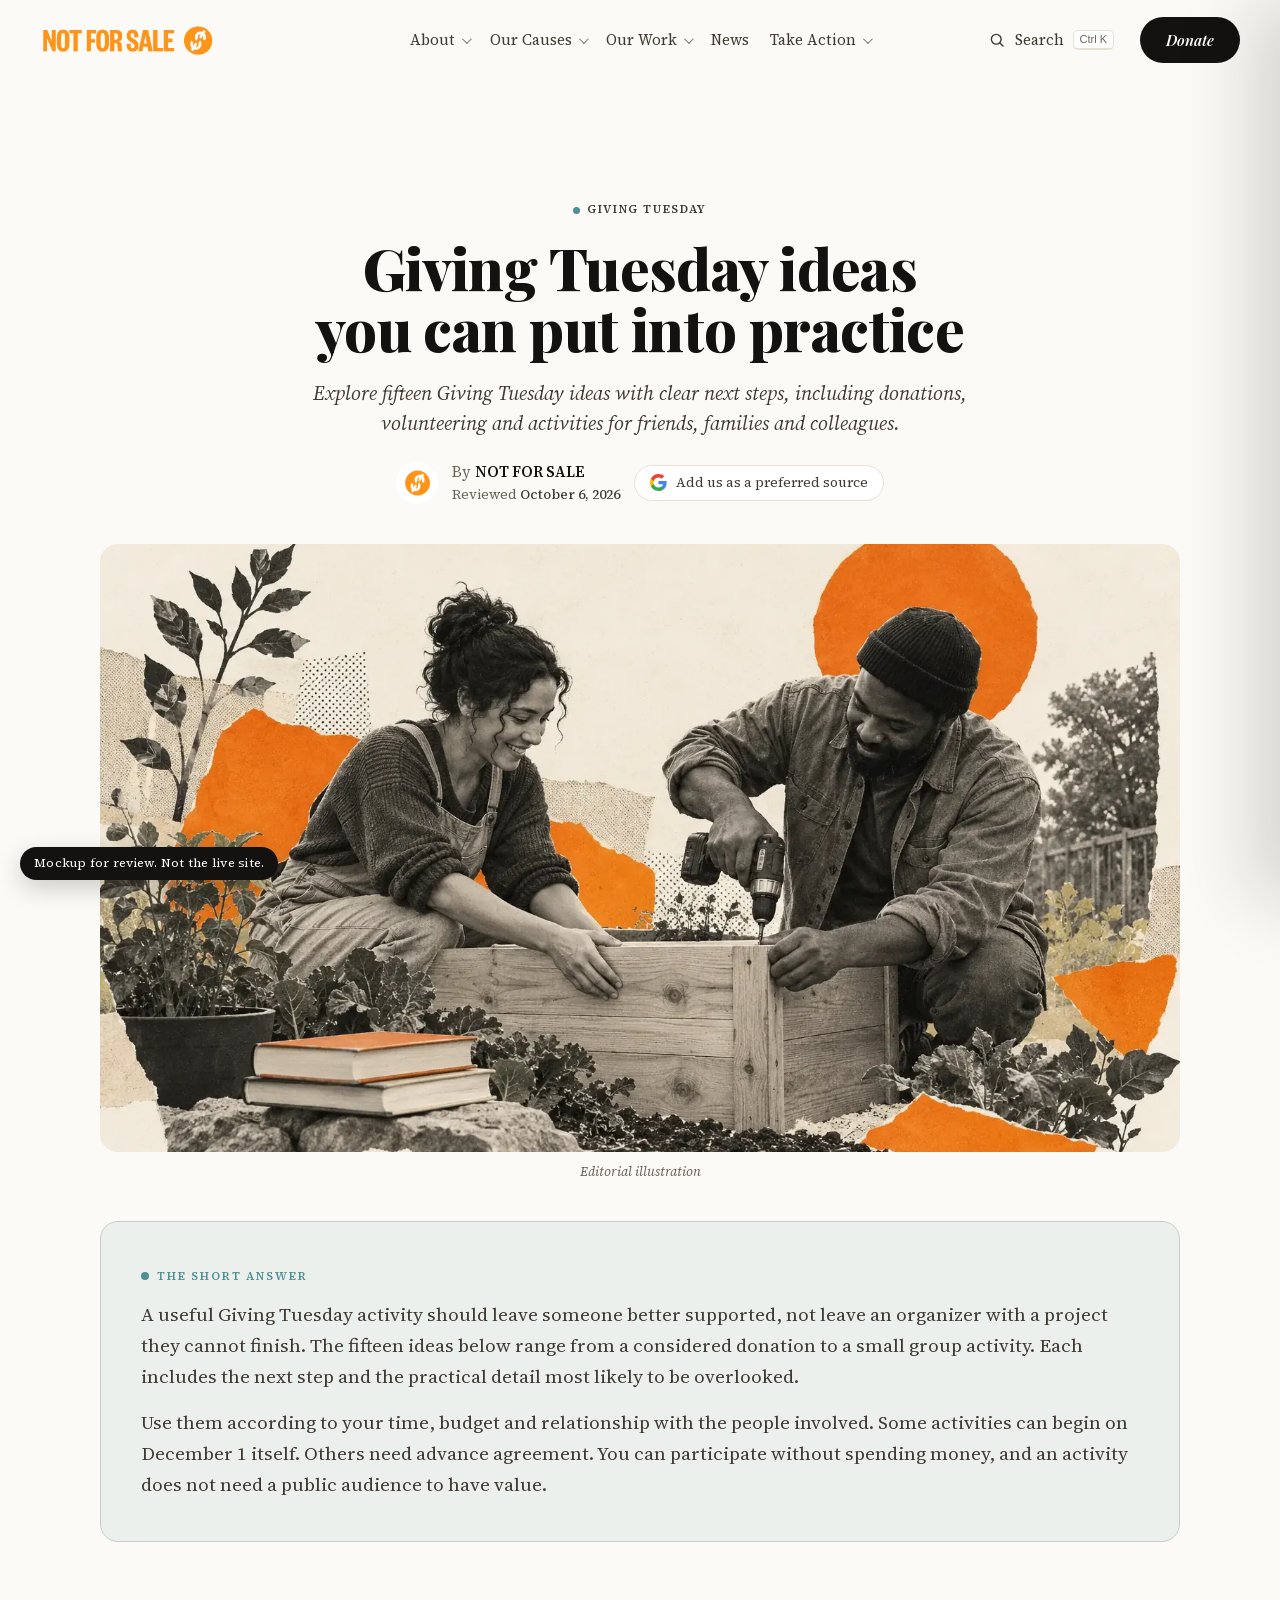
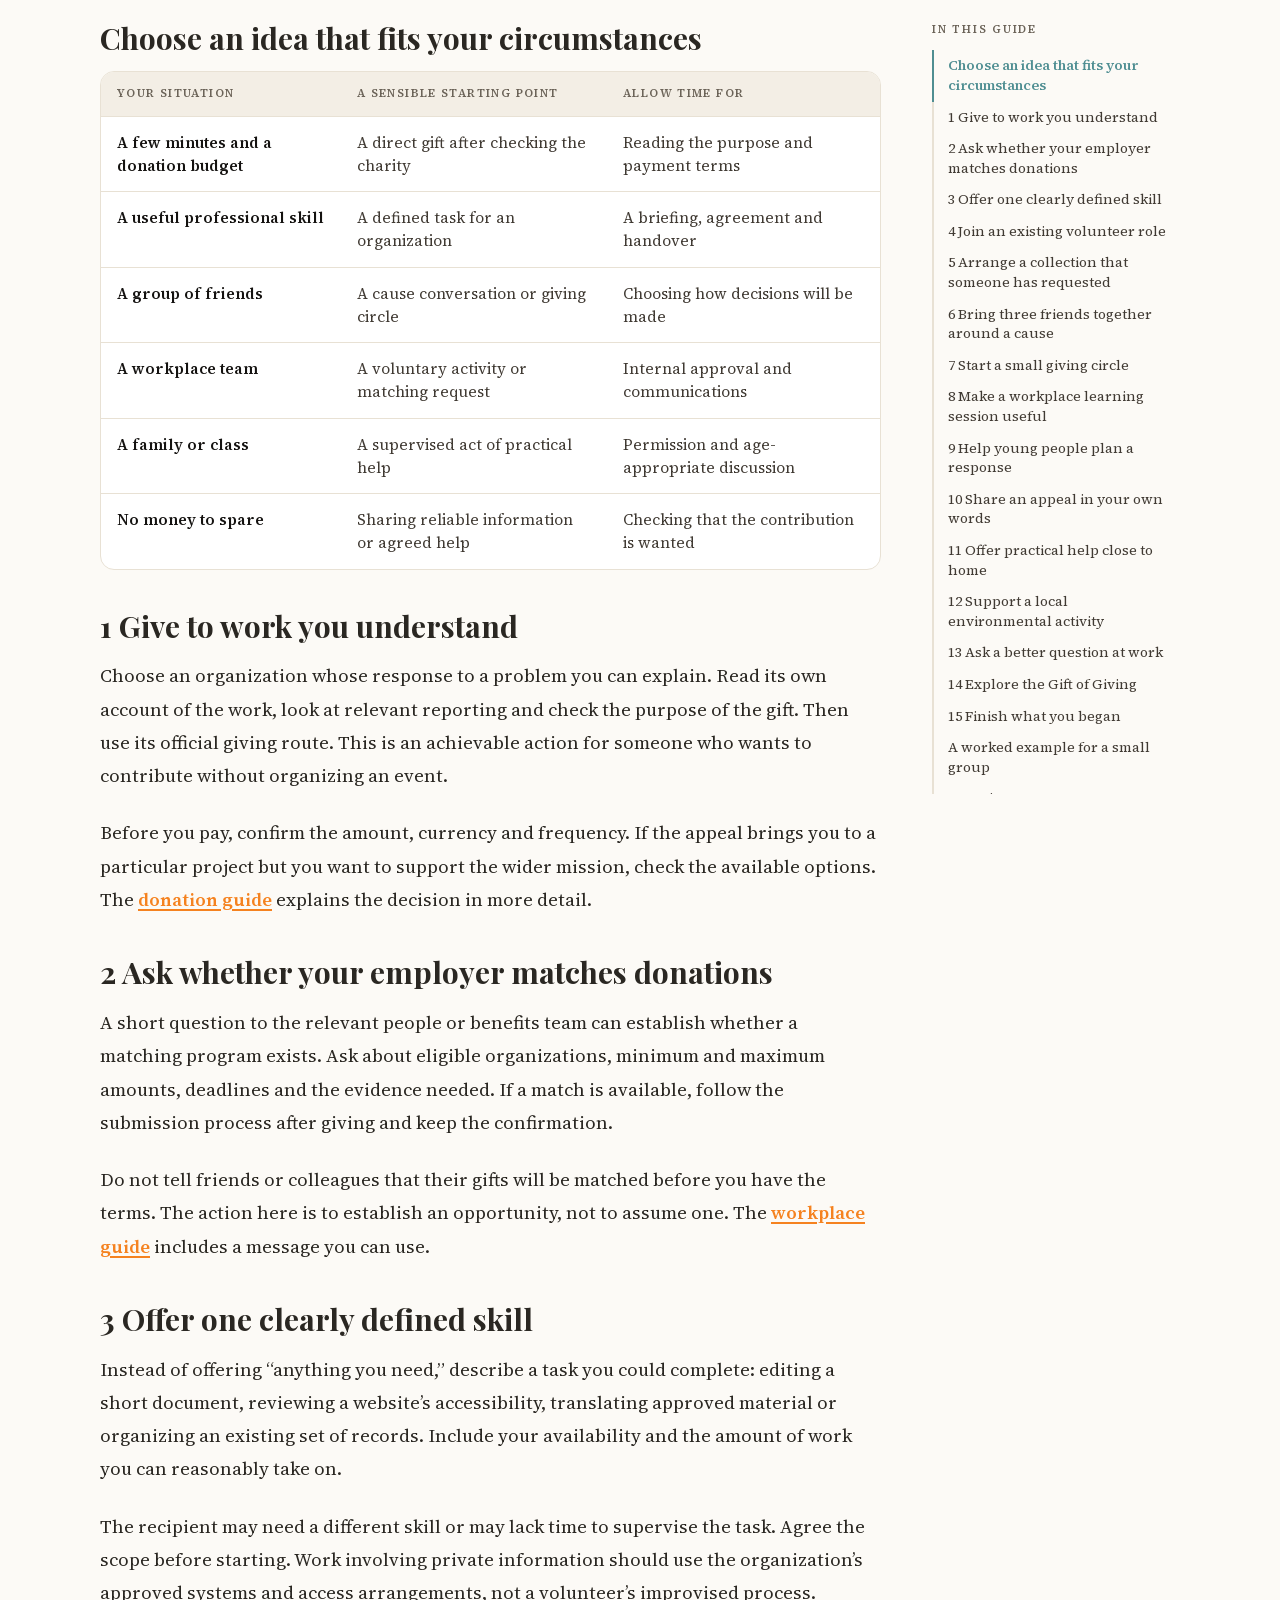
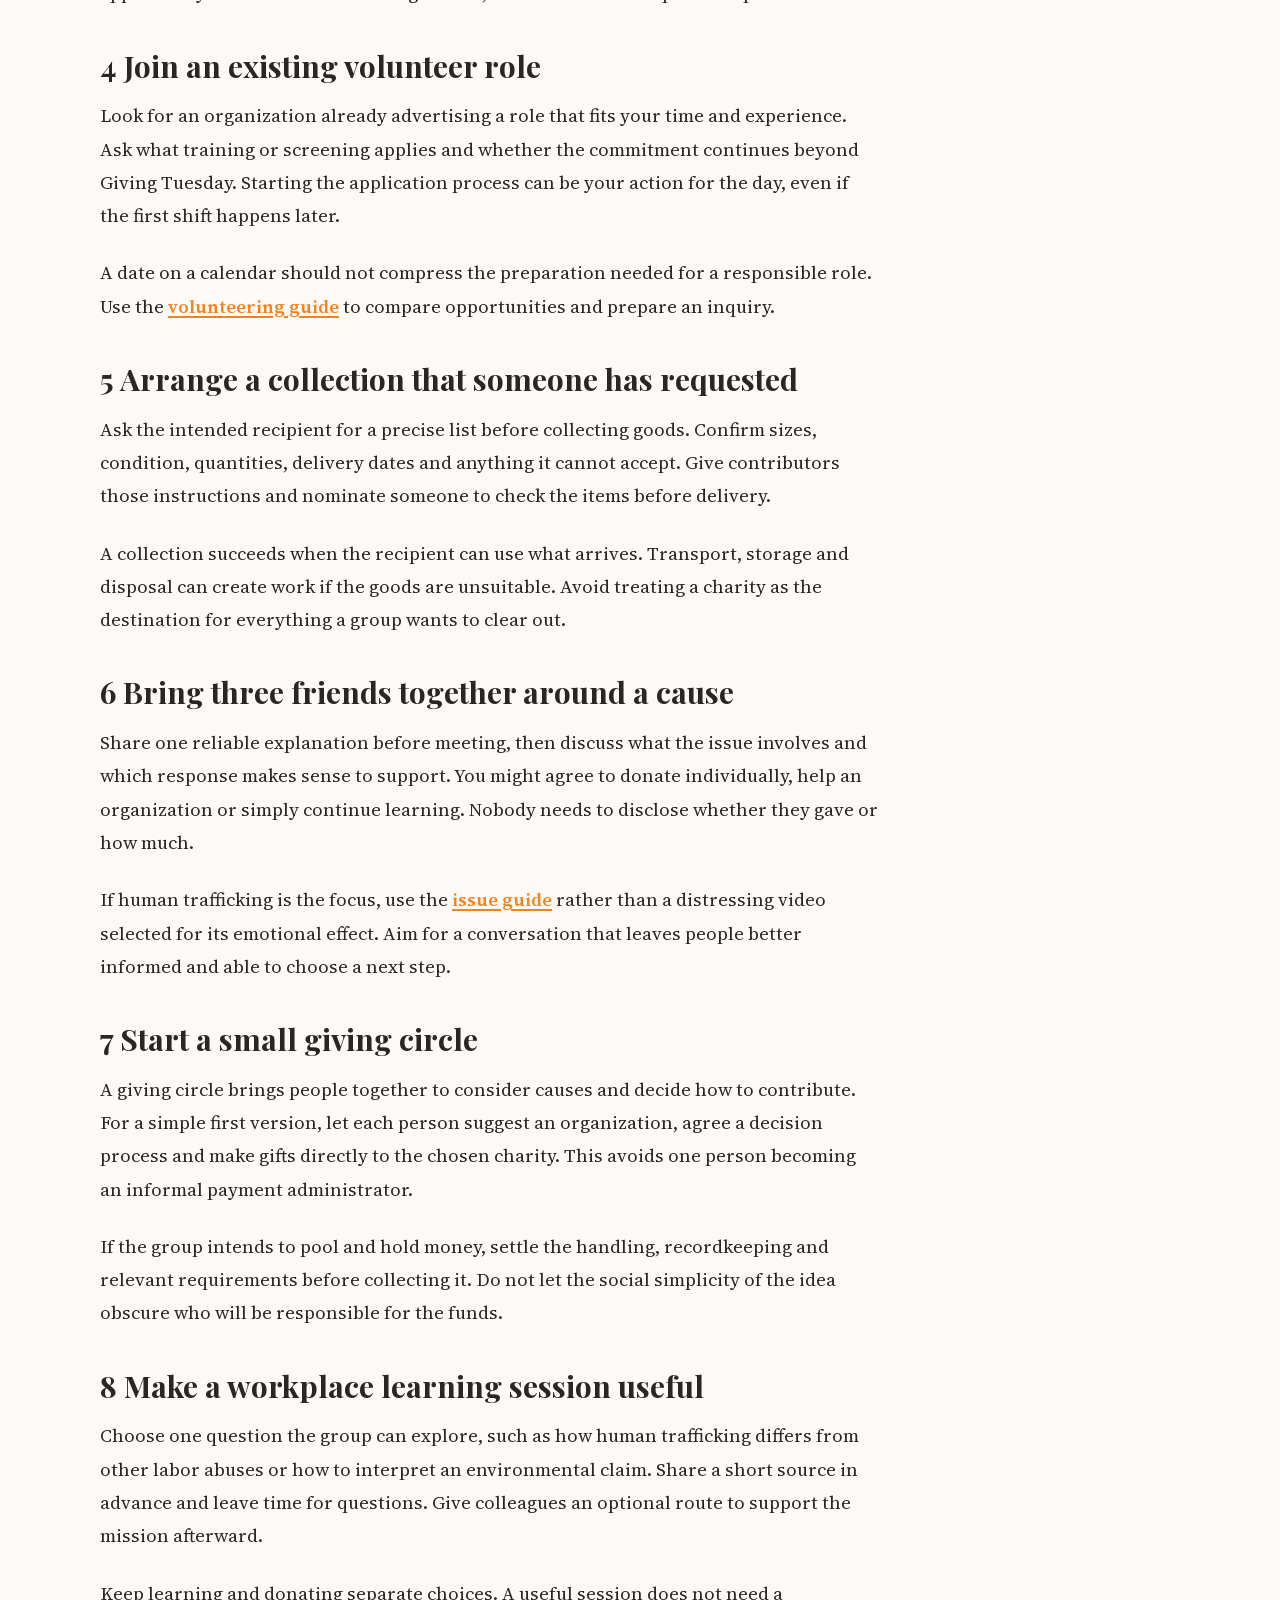
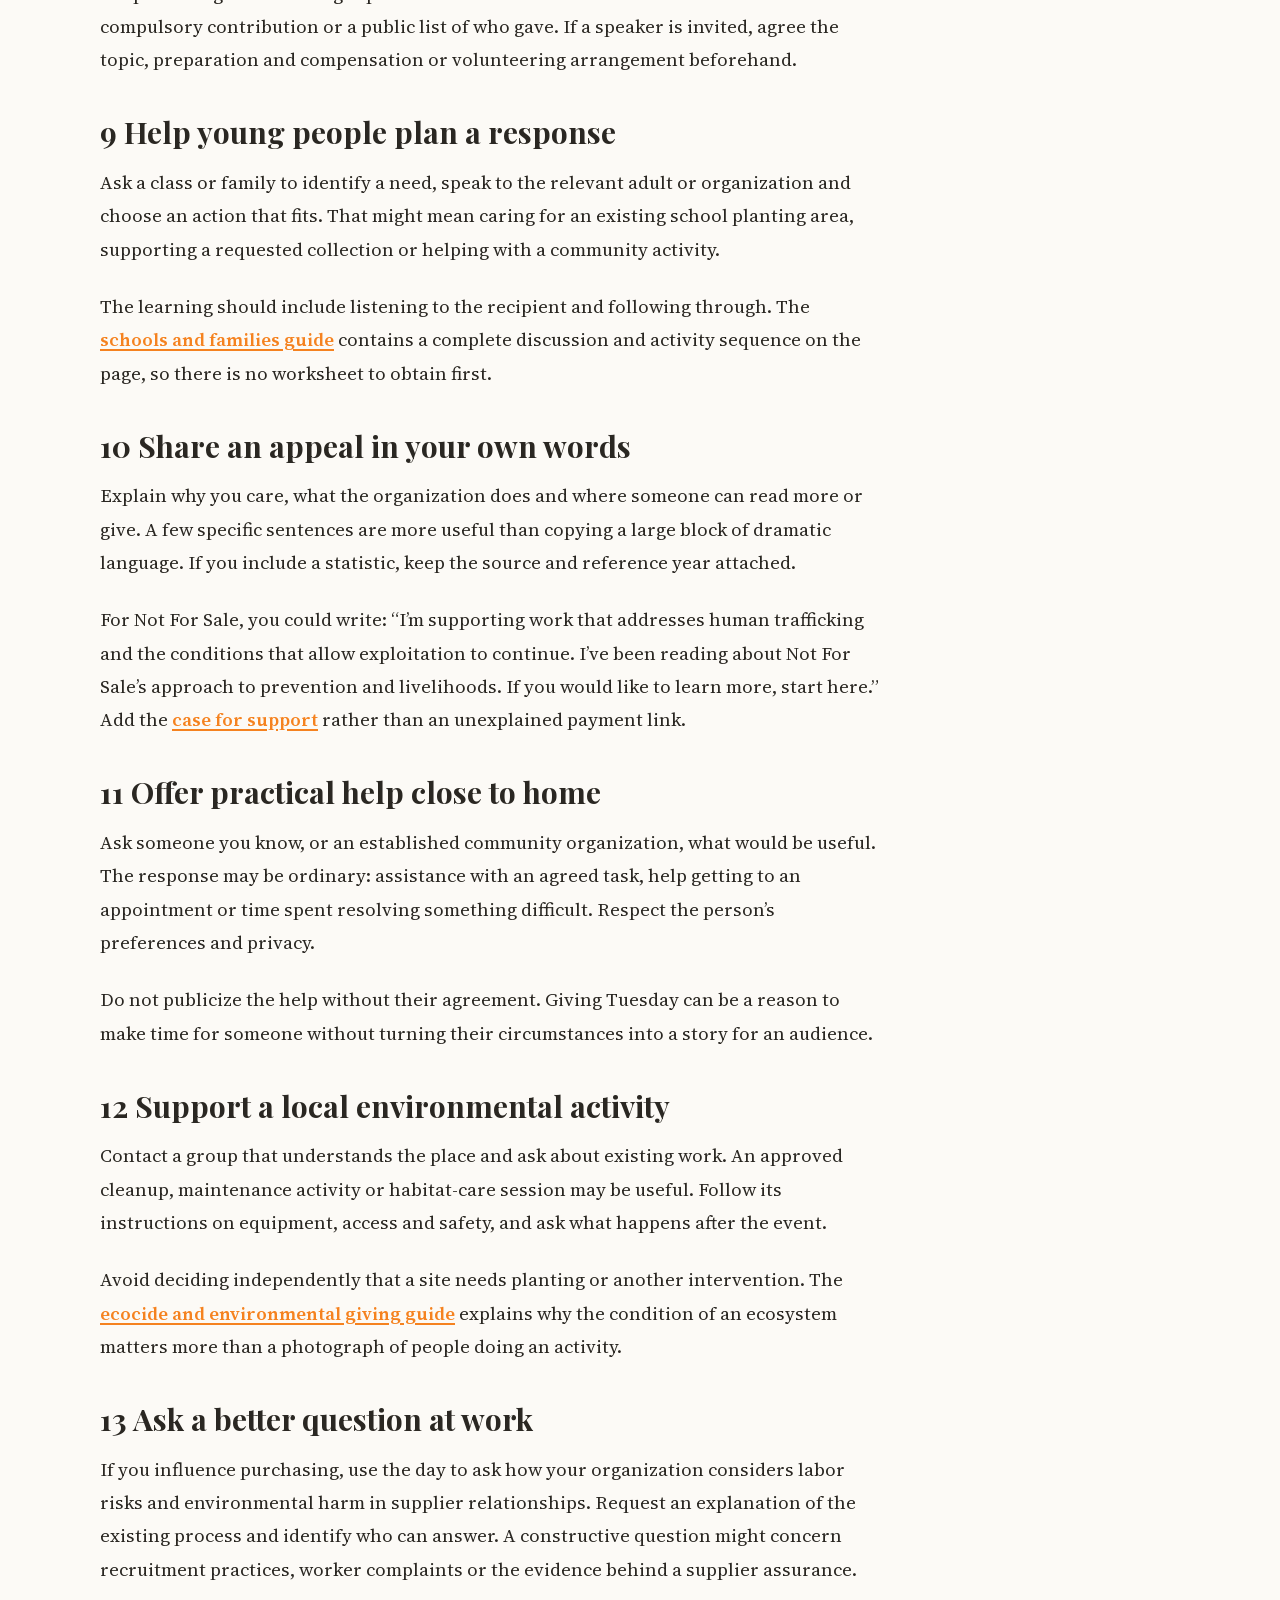
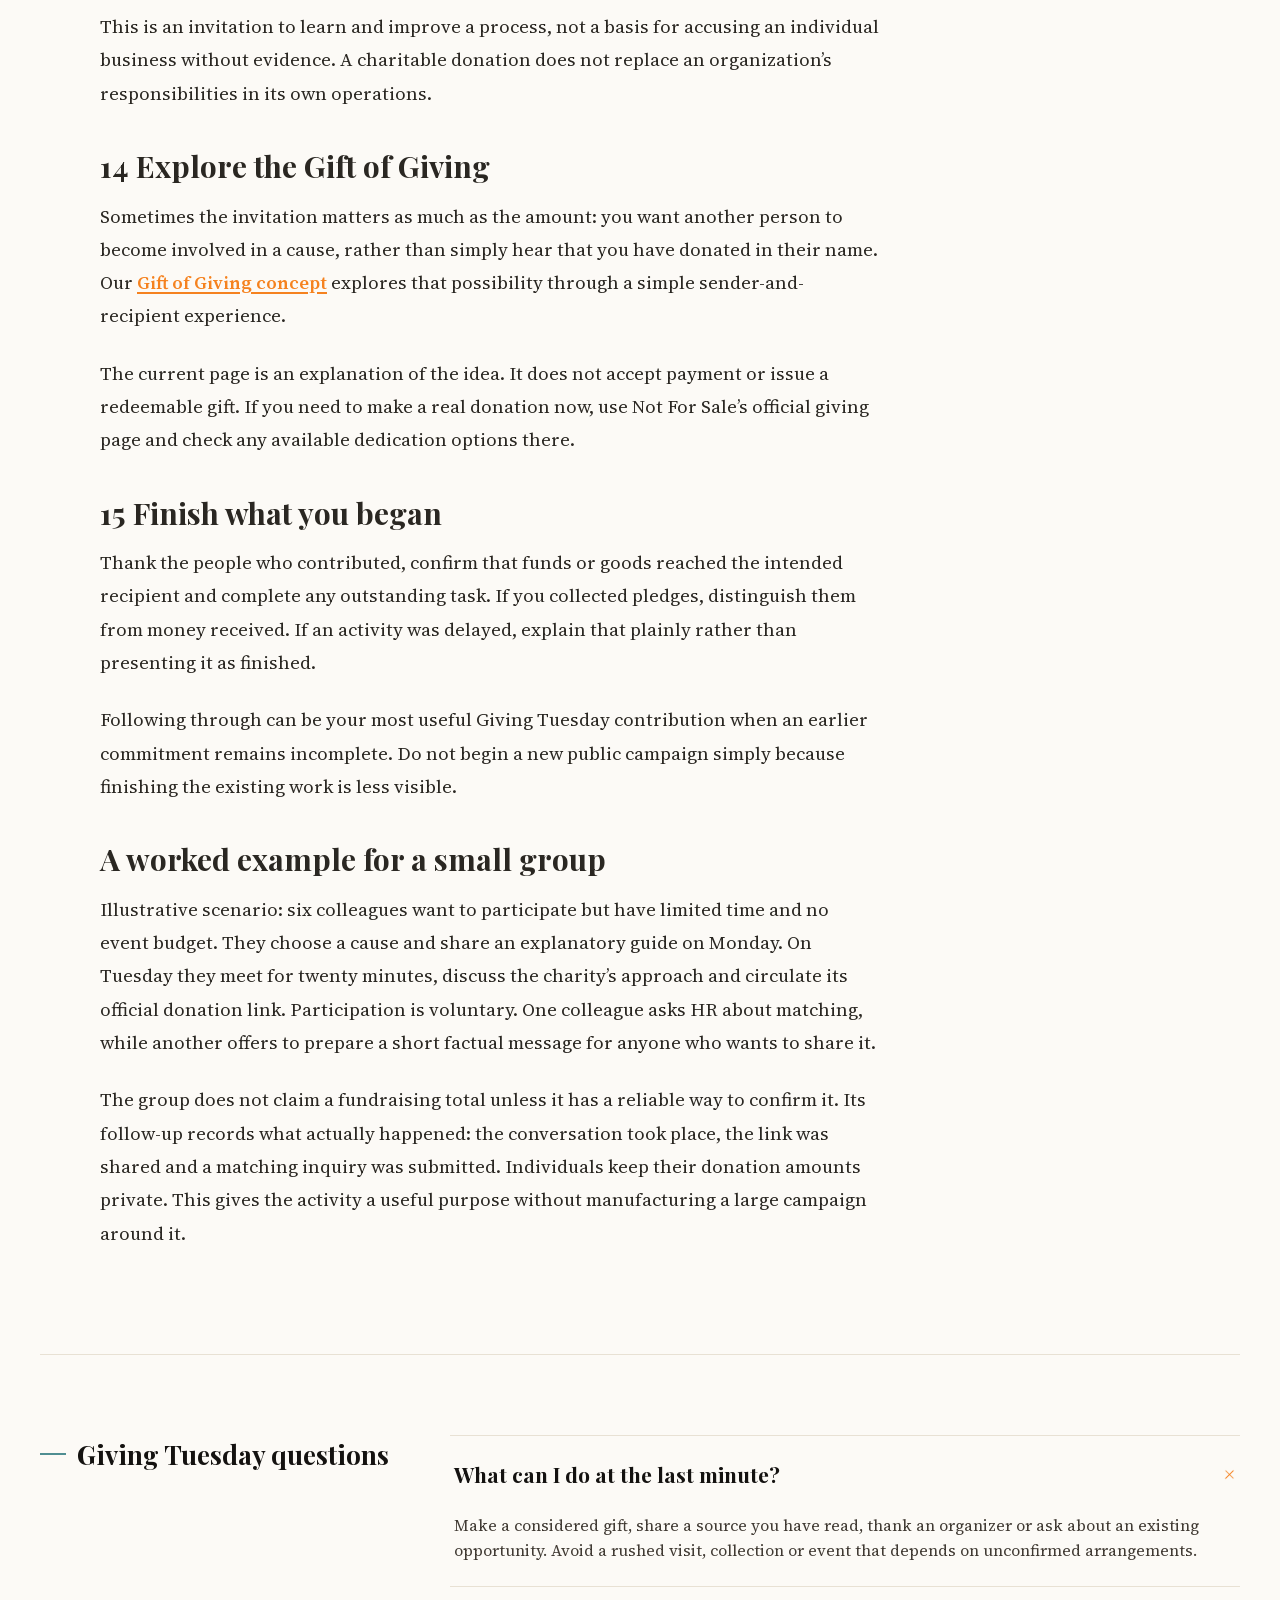
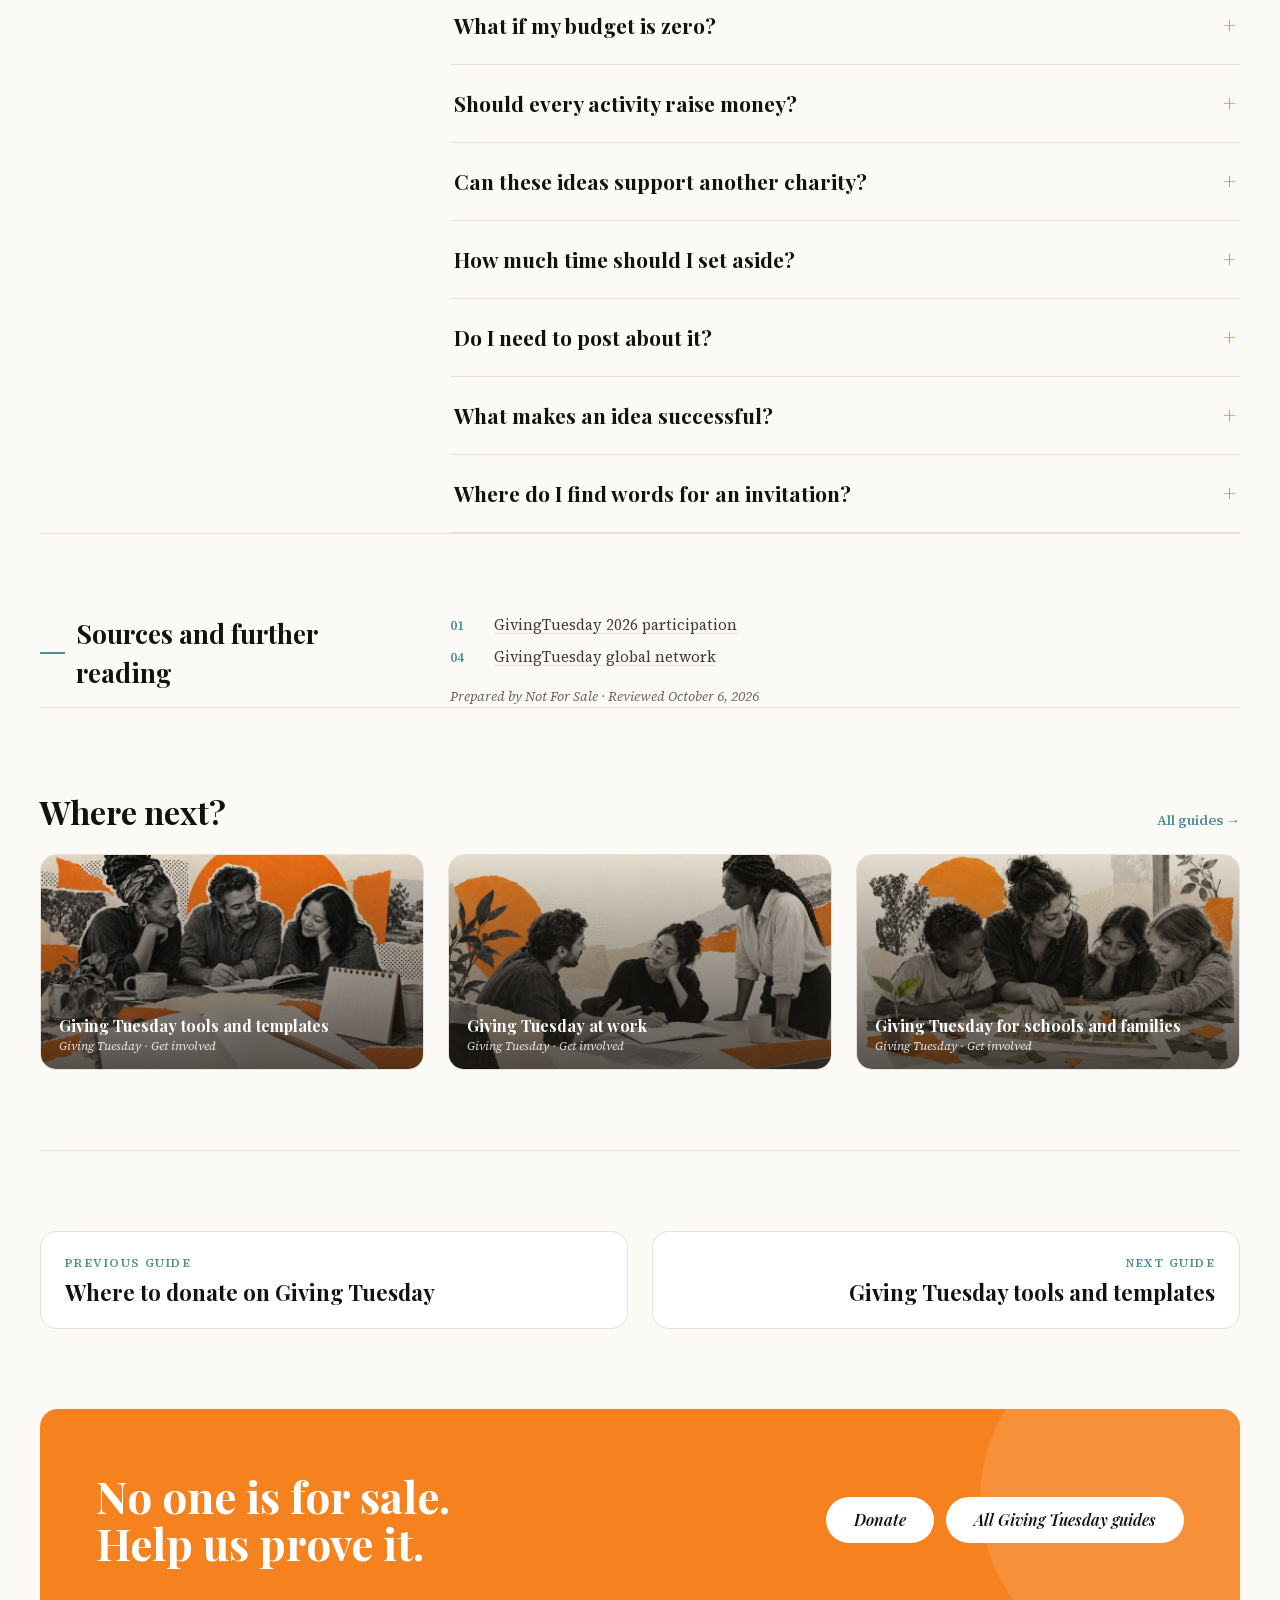
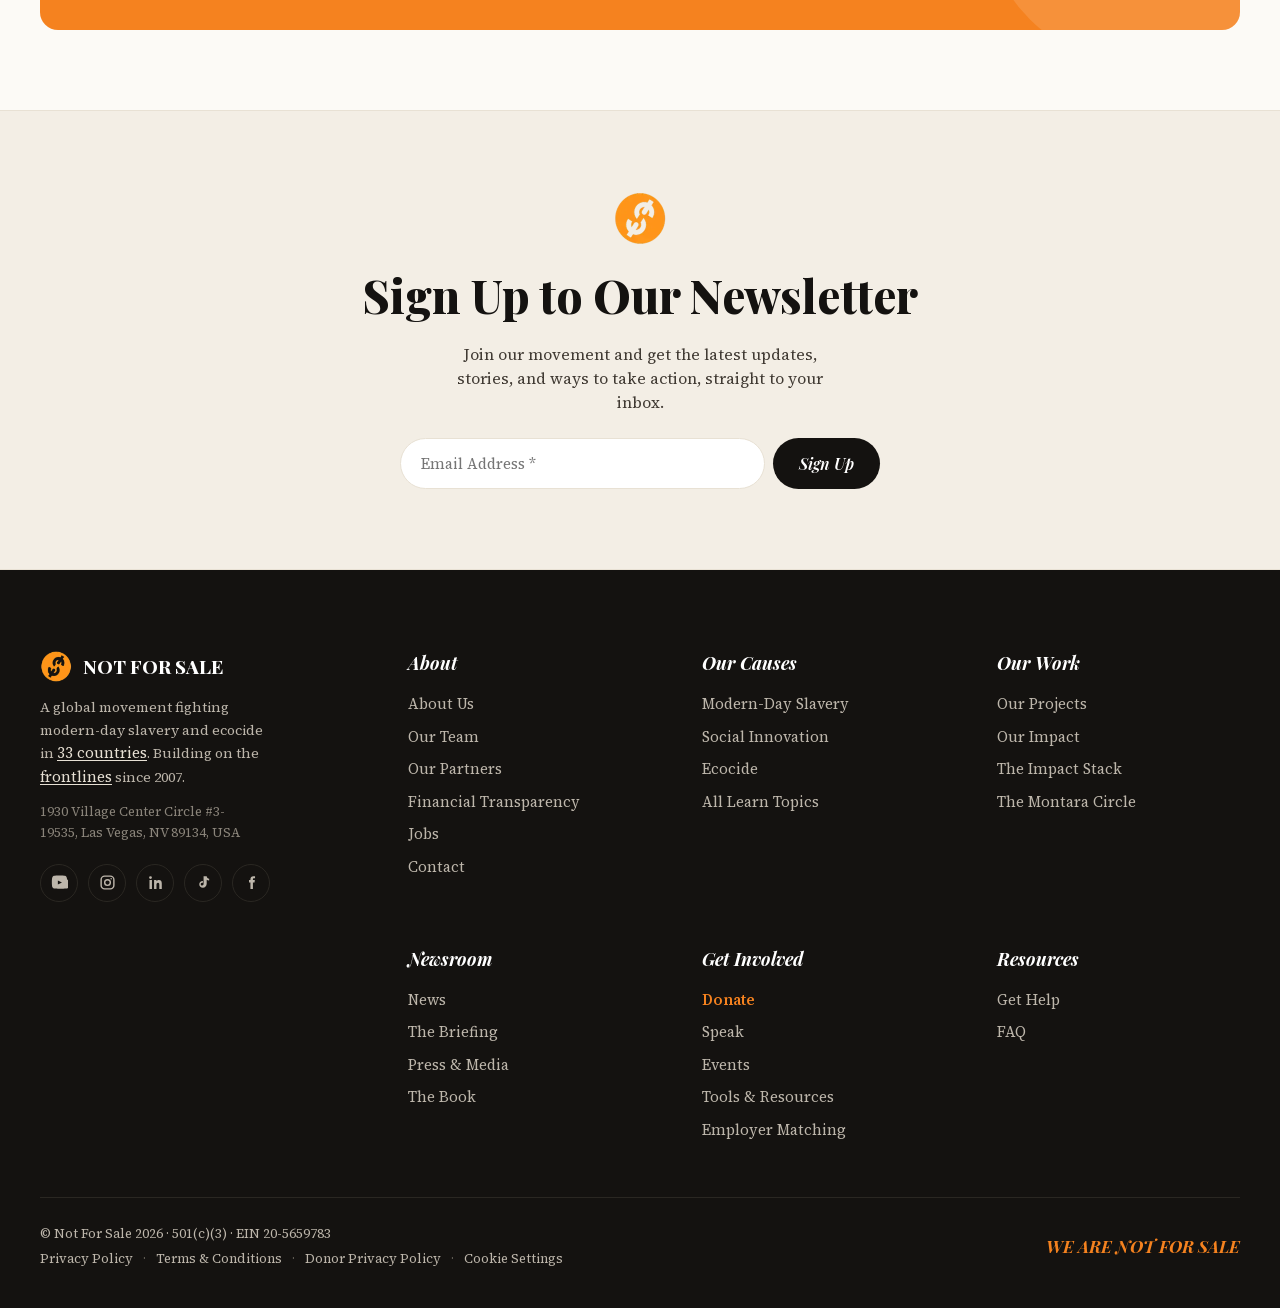
<file: ideas/index.html>
<!doctype html>
<html lang="en">
<head>
<meta charset="utf-8">
<meta name="viewport" content="width=device-width, initial-scale=1">
<title>Giving Tuesday Ideas for Individuals and Groups | Not For Sale</title>
<meta name="description" content="Explore fifteen Giving Tuesday ideas with clear next steps, including donations, volunteering and activities for friends, families and colleagues.">
<meta name="robots" content="noindex, nofollow">
<link rel="icon" href="../assets/img/favicon.png">
<script>(function(d){d.classList.add("js-fade");var w=window,D=document,vh=w.innerHeight||d.clientHeight,at=0,ok=false,dcl=false,raf=w.requestAnimationFrame||function(f){return setTimeout(f,16);};function show(){var a=D.querySelectorAll(".fade:not(.in)"),i,r;for(i=0;i!==a.length;i++){r=a[i].getBoundingClientRect();if(vh>r.top&&r.bottom>0){a[i].classList.add("in","fade-now");}}}function css(){if(!D.body){return false;}var l=D.querySelectorAll("link[rel~=stylesheet],link[rel=preload][as=style]"),i;for(i=0;i!==l.length;i++){if(l[i].rel.indexOf("stylesheet")===-1||!l[i].sheet){return false;}}return true;}function step(){if(!ok){if(!at){if(css()){at=Date.now();}}else if(Date.now()-at>1200||!D.fonts||(D.fonts.status==="loaded"&&Date.now()-at>50)){ok=true;}}if(ok){show();}if(!(ok&&dcl)){raf(step);}}raf(step);D.addEventListener("DOMContentLoaded",function(){dcl=true;});w.addEventListener("load",function(){ok=true;dcl=true;show();});setTimeout(function(){if(!w.nfsFadeOn){d.classList.remove("js-fade");}},4000);})(document.documentElement);</script>
<link rel="stylesheet" href="../assets/css/chrome.css?v=a6335540">
<link rel="stylesheet" href="../assets/fonts/fonts.css?v=5a9e098c">
<link rel="stylesheet" href="../assets/css/styles.css?v=89c19858">
<link rel="stylesheet" href="../assets/css/gt.css?v=a6f6572d">
<script src="../assets/js/config.js?v=410d398c" defer></script>
<script src="../assets/js/app.js?v=a1610b65" defer></script>
<script src="../assets/js/gt.js?v=3490eb53" defer></script>
</head>
<body data-page="giving-tuesday">
<div class="wp-site-blocks">
<header class="wp-block-template-part"><a class="skip-link" href="#nfs-main">Skip to content</a><div id="bar"></div><div id="site-header"></div><div id="nfs-main" tabindex="-1"></div></header>
<main class="gt gt-guide">
<div class="postwrap"><header class="posthead">
  <a class="tag cat" href="../"><span class="dot" style="background:#4f8e92"></span>Giving Tuesday</a>
  <h1>Giving Tuesday ideas you can put into practice</h1>
  <p class="dek">Explore fifteen Giving Tuesday ideas with clear next steps, including donations, volunteering and activities for friends, families and colleagues.</p>
  <div class="byline">
    <div class="av gt-av"><img src="../assets/img/favicon.png" alt="Not For Sale" width="27" height="27"></div>
    <div class="byl"><div class="byl-who">By <b>NOT FOR SALE</b></div><div class="byl-dates"><span>Reviewed <time datetime="2026-10-06">October 6, 2026</time></span></div></div>
    <a class="gps" href="https://www.google.com/preferences/source?q=wearenotforsale.org" target="_blank" rel="noopener noreferrer"><svg viewBox="0 0 18 18" xmlns="http://www.w3.org/2000/svg" aria-hidden="true" focusable="false"><path d="M17.64 9.2045C17.64 8.56636 17.5827 7.95272 17.4764 7.36363H9V10.845H13.8436C13.635 11.97 13.0009 12.9231 12.0477 13.5613V15.8195H14.9564C16.6582 14.2527 17.64 11.9454 17.64 9.2045Z" fill="#4285F4"/><path d="M9 18C11.43 18 13.4673 17.1941 14.9564 15.8195L12.0477 13.5613C11.2418 14.1013 10.2109 14.4204 9 14.4204C6.65591 14.4204 4.67182 12.8372 3.96409 10.71H0.957275V13.0418C2.43818 15.9831 5.48182 18 9 18Z" fill="#34A853"/><path d="M3.96409 10.71C3.78409 10.17 3.68182 9.59318 3.68182 9C3.68182 8.40682 3.78409 7.83 3.96409 7.29V4.95818H0.957275C0.347727 6.17318 0 7.54773 0 9C0 10.4523 0.347727 11.8268 0.957275 13.0418L3.96409 10.71Z" fill="#FBBC05"/><path d="M9 3.57955C10.3214 3.57955 11.5077 4.03364 12.4405 4.92545L15.0218 2.34409C13.4632 0.891818 11.4259 0 9 0C5.48182 0 2.43818 2.01682 0.957275 4.95818L3.96409 7.29C4.67182 5.16273 6.65591 3.57955 9 3.57955Z" fill="#EA4335"/></svg><span>Add us as a preferred source</span></a>
  </div>
</header></div>
<div class="wrap"><figure class="gt-cover fade"><div class="postcover"><div class="nfs-cover"><img class="nfs-cover-img" src="../assets/img/ideas-1600.webp" srcset="../assets/img/ideas-800.webp 800w, ../assets/img/ideas-1600.webp 1600w" sizes="(max-width: 860px) 100vw, 1200px" alt="Editorial collage of neighbors building a planter together." decoding="async" fetchpriority="high" loading="eager"></div></div><figcaption class="gt-cap">Editorial illustration</figcaption></figure></div>
<div class="wrap ex" id="exRoot" style="--accent:#4f8e92">
  <div class="ex-answer fade"><div class="lab">The short answer</div><p>A useful Giving Tuesday activity should leave someone better supported, not leave an organizer with a project they cannot finish. The fifteen ideas below range from a considered donation to a small group activity. Each includes the next step and the practical detail most likely to be overlooked.</p><p>Use them according to your time, budget and relationship with the people involved. Some activities can begin on December 1 itself. Others need advance agreement. You can participate without spending money, and an activity does not need a public audience to have value.</p></div>

  <div class="postlayout gt-body">
    <div class="post-main">
      <details class="gt-toc-m"><summary>In this guide <span>19 sections</span></summary><nav aria-label="In this guide"><a href="#choose-an-idea-that-fits-your-circumstances">Choose an idea that fits your circumstances</a><a href="#1-give-to-work-you-understand">1 Give to work you understand</a><a href="#2-ask-whether-your-employer-matches-donations">2 Ask whether your employer matches donations</a><a href="#3-offer-one-clearly-defined-skill">3 Offer one clearly defined skill</a><a href="#4-join-an-existing-volunteer-role">4 Join an existing volunteer role</a><a href="#5-arrange-a-collection-that-someone-has-requested">5 Arrange a collection that someone has requested</a><a href="#6-bring-three-friends-together-around-a-cause">6 Bring three friends together around a cause</a><a href="#7-start-a-small-giving-circle">7 Start a small giving circle</a><a href="#8-make-a-workplace-learning-session-useful">8 Make a workplace learning session useful</a><a href="#9-help-young-people-plan-a-response">9 Help young people plan a response</a><a href="#10-share-an-appeal-in-your-own-words">10 Share an appeal in your own words</a><a href="#11-offer-practical-help-close-to-home">11 Offer practical help close to home</a><a href="#12-support-a-local-environmental-activity">12 Support a local environmental activity</a><a href="#13-ask-a-better-question-at-work">13 Ask a better question at work</a><a href="#14-explore-the-gift-of-giving">14 Explore the Gift of Giving</a><a href="#15-finish-what-you-began">15 Finish what you began</a><a href="#a-worked-example-for-a-small-group">A worked example for a small group</a><a href="#questions">Questions</a><a href="#sources">Sources</a></nav></details>
      <div class="article gt-prose"><section id="choose-an-idea-that-fits-your-circumstances" class="gt-sec"><h2>Choose an idea that fits your circumstances</h2><div class="gt-table" role="region" aria-label="Table: Your situation / A sensible starting point / Allow time for" tabindex="0"><table><thead><tr><th scope="col">Your situation</th><th scope="col">A sensible starting point</th><th scope="col">Allow time for</th></tr></thead><tbody><tr><td data-label="Your situation">A few minutes and a donation budget</td><td data-label="A sensible starting point">A direct gift after checking the charity</td><td data-label="Allow time for">Reading the purpose and payment terms</td></tr><tr><td data-label="Your situation">A useful professional skill</td><td data-label="A sensible starting point">A defined task for an organization</td><td data-label="Allow time for">A briefing, agreement and handover</td></tr><tr><td data-label="Your situation">A group of friends</td><td data-label="A sensible starting point">A cause conversation or giving circle</td><td data-label="Allow time for">Choosing how decisions will be made</td></tr><tr><td data-label="Your situation">A workplace team</td><td data-label="A sensible starting point">A voluntary activity or matching request</td><td data-label="Allow time for">Internal approval and communications</td></tr><tr><td data-label="Your situation">A family or class</td><td data-label="A sensible starting point">A supervised act of practical help</td><td data-label="Allow time for">Permission and age-appropriate discussion</td></tr><tr><td data-label="Your situation">No money to spare</td><td data-label="A sensible starting point">Sharing reliable information or agreed help</td><td data-label="Allow time for">Checking that the contribution is wanted</td></tr></tbody></table></div></section><section id="1-give-to-work-you-understand" class="gt-sec"><h2>1 Give to work you understand</h2><p>Choose an organization whose response to a problem you can explain. Read its own account of the work, look at relevant reporting and check the purpose of the gift. Then use its official giving route. This is an achievable action for someone who wants to contribute without organizing an event.</p><p>Before you pay, confirm the amount, currency and frequency. If the appeal brings you to a particular project but you want to support the wider mission, check the available options. The <a href="../where-to-donate/">donation guide</a> explains the decision in more detail.</p></section><section id="2-ask-whether-your-employer-matches-donations" class="gt-sec"><h2>2 Ask whether your employer matches donations</h2><p>A short question to the relevant people or benefits team can establish whether a matching program exists. Ask about eligible organizations, minimum and maximum amounts, deadlines and the evidence needed. If a match is available, follow the submission process after giving and keep the confirmation.</p><p>Do not tell friends or colleagues that their gifts will be matched before you have the terms. The action here is to establish an opportunity, not to assume one. The <a href="../businesses/">workplace guide</a> includes a message you can use.</p></section><section id="3-offer-one-clearly-defined-skill" class="gt-sec"><h2>3 Offer one clearly defined skill</h2><p>Instead of offering “anything you need,” describe a task you could complete: editing a short document, reviewing a website’s accessibility, translating approved material or organizing an existing set of records. Include your availability and the amount of work you can reasonably take on.</p><p>The recipient may need a different skill or may lack time to supervise the task. Agree the scope before starting. Work involving private information should use the organization’s approved systems and access arrangements, not a volunteer’s improvised process.</p></section><section id="4-join-an-existing-volunteer-role" class="gt-sec"><h2>4 Join an existing volunteer role</h2><p>Look for an organization already advertising a role that fits your time and experience. Ask what training or screening applies and whether the commitment continues beyond Giving Tuesday. Starting the application process can be your action for the day, even if the first shift happens later.</p><p>A date on a calendar should not compress the preparation needed for a responsible role. Use the <a href="../volunteering/">volunteering guide</a> to compare opportunities and prepare an inquiry.</p></section><section id="5-arrange-a-collection-that-someone-has-requested" class="gt-sec"><h2>5 Arrange a collection that someone has requested</h2><p>Ask the intended recipient for a precise list before collecting goods. Confirm sizes, condition, quantities, delivery dates and anything it cannot accept. Give contributors those instructions and nominate someone to check the items before delivery.</p><p>A collection succeeds when the recipient can use what arrives. Transport, storage and disposal can create work if the goods are unsuitable. Avoid treating a charity as the destination for everything a group wants to clear out.</p></section><section id="6-bring-three-friends-together-around-a-cause" class="gt-sec"><h2>6 Bring three friends together around a cause</h2><p>Share one reliable explanation before meeting, then discuss what the issue involves and which response makes sense to support. You might agree to donate individually, help an organization or simply continue learning. Nobody needs to disclose whether they gave or how much.</p><p>If human trafficking is the focus, use the <a href="../human-trafficking/">issue guide</a> rather than a distressing video selected for its emotional effect. Aim for a conversation that leaves people better informed and able to choose a next step.</p></section><section id="7-start-a-small-giving-circle" class="gt-sec"><h2>7 Start a small giving circle</h2><p>A giving circle brings people together to consider causes and decide how to contribute. For a simple first version, let each person suggest an organization, agree a decision process and make gifts directly to the chosen charity. This avoids one person becoming an informal payment administrator.</p><p>If the group intends to pool and hold money, settle the handling, recordkeeping and relevant requirements before collecting it. Do not let the social simplicity of the idea obscure who will be responsible for the funds.</p></section><section id="8-make-a-workplace-learning-session-useful" class="gt-sec"><h2>8 Make a workplace learning session useful</h2><p>Choose one question the group can explore, such as how human trafficking differs from other labor abuses or how to interpret an environmental claim. Share a short source in advance and leave time for questions. Give colleagues an optional route to support the mission afterward.</p><p>Keep learning and donating separate choices. A useful session does not need a compulsory contribution or a public list of who gave. If a speaker is invited, agree the topic, preparation and compensation or volunteering arrangement beforehand.</p></section><section id="9-help-young-people-plan-a-response" class="gt-sec"><h2>9 Help young people plan a response</h2><p>Ask a class or family to identify a need, speak to the relevant adult or organization and choose an action that fits. That might mean caring for an existing school planting area, supporting a requested collection or helping with a community activity.</p><p>The learning should include listening to the recipient and following through. The <a href="../schools/">schools and families guide</a> contains a complete discussion and activity sequence on the page, so there is no worksheet to obtain first.</p></section><section id="10-share-an-appeal-in-your-own-words" class="gt-sec"><h2>10 Share an appeal in your own words</h2><p>Explain why you care, what the organization does and where someone can read more or give. A few specific sentences are more useful than copying a large block of dramatic language. If you include a statistic, keep the source and reference year attached.</p><p>For Not For Sale, you could write: “I’m supporting work that addresses human trafficking and the conditions that allow exploitation to continue. I’ve been reading about Not For Sale’s approach to prevention and livelihoods. If you would like to learn more, start here.” Add the <a href="../not-for-sale/">case for support</a> rather than an unexplained payment link.</p></section><section id="11-offer-practical-help-close-to-home" class="gt-sec"><h2>11 Offer practical help close to home</h2><p>Ask someone you know, or an established community organization, what would be useful. The response may be ordinary: assistance with an agreed task, help getting to an appointment or time spent resolving something difficult. Respect the person’s preferences and privacy.</p><p>Do not publicize the help without their agreement. Giving Tuesday can be a reason to make time for someone without turning their circumstances into a story for an audience.</p></section><section id="12-support-a-local-environmental-activity" class="gt-sec"><h2>12 Support a local environmental activity</h2><p>Contact a group that understands the place and ask about existing work. An approved cleanup, maintenance activity or habitat-care session may be useful. Follow its instructions on equipment, access and safety, and ask what happens after the event.</p><p>Avoid deciding independently that a site needs planting or another intervention. The <a href="../ecocide/">ecocide and environmental giving guide</a> explains why the condition of an ecosystem matters more than a photograph of people doing an activity.</p></section><section id="13-ask-a-better-question-at-work" class="gt-sec"><h2>13 Ask a better question at work</h2><p>If you influence purchasing, use the day to ask how your organization considers labor risks and environmental harm in supplier relationships. Request an explanation of the existing process and identify who can answer. A constructive question might concern recruitment practices, worker complaints or the evidence behind a supplier assurance.</p><p>This is an invitation to learn and improve a process, not a basis for accusing an individual business without evidence. A charitable donation does not replace an organization’s responsibilities in its own operations.</p></section><section id="14-explore-the-gift-of-giving" class="gt-sec"><h2>14 Explore the Gift of Giving</h2><p>Sometimes the invitation matters as much as the amount: you want another person to become involved in a cause, rather than simply hear that you have donated in their name. Our <a href="../gift-of-giving/">Gift of Giving concept</a> explores that possibility through a simple sender-and-recipient experience.</p><p>The current page is an explanation of the idea. It does not accept payment or issue a redeemable gift. If you need to make a real donation now, use Not For Sale’s official giving page and check any available dedication options there.</p></section><section id="15-finish-what-you-began" class="gt-sec"><h2>15 Finish what you began</h2><p>Thank the people who contributed, confirm that funds or goods reached the intended recipient and complete any outstanding task. If you collected pledges, distinguish them from money received. If an activity was delayed, explain that plainly rather than presenting it as finished.</p><p>Following through can be your most useful Giving Tuesday contribution when an earlier commitment remains incomplete. Do not begin a new public campaign simply because finishing the existing work is less visible.</p></section><section id="a-worked-example-for-a-small-group" class="gt-sec"><h2>A worked example for a small group</h2><p>Illustrative scenario: six colleagues want to participate but have limited time and no event budget. They choose a cause and share an explanatory guide on Monday. On Tuesday they meet for twenty minutes, discuss the charity’s approach and circulate its official donation link. Participation is voluntary. One colleague asks HR about matching, while another offers to prepare a short factual message for anyone who wants to share it.</p><p>The group does not claim a fundraising total unless it has a reliable way to confirm it. Its follow-up records what actually happened: the conversation took place, the link was shared and a matching inquiry was submitted. Individuals keep their donation amounts private. This gives the activity a useful purpose without manufacturing a large campaign around it.</p></section></div>
    </div>
    <aside class="post-side gt-rail">
      <div class="post-toc"><h4>In this guide</h4><nav class="post-toc-nav" aria-label="In this guide"><a href="#choose-an-idea-that-fits-your-circumstances">Choose an idea that fits your circumstances</a><a href="#1-give-to-work-you-understand">1 Give to work you understand</a><a href="#2-ask-whether-your-employer-matches-donations">2 Ask whether your employer matches donations</a><a href="#3-offer-one-clearly-defined-skill">3 Offer one clearly defined skill</a><a href="#4-join-an-existing-volunteer-role">4 Join an existing volunteer role</a><a href="#5-arrange-a-collection-that-someone-has-requested">5 Arrange a collection that someone has requested</a><a href="#6-bring-three-friends-together-around-a-cause">6 Bring three friends together around a cause</a><a href="#7-start-a-small-giving-circle">7 Start a small giving circle</a><a href="#8-make-a-workplace-learning-session-useful">8 Make a workplace learning session useful</a><a href="#9-help-young-people-plan-a-response">9 Help young people plan a response</a><a href="#10-share-an-appeal-in-your-own-words">10 Share an appeal in your own words</a><a href="#11-offer-practical-help-close-to-home">11 Offer practical help close to home</a><a href="#12-support-a-local-environmental-activity">12 Support a local environmental activity</a><a href="#13-ask-a-better-question-at-work">13 Ask a better question at work</a><a href="#14-explore-the-gift-of-giving">14 Explore the Gift of Giving</a><a href="#15-finish-what-you-began">15 Finish what you began</a><a href="#a-worked-example-for-a-small-group">A worked example for a small group</a><a href="#questions">Questions</a><a href="#sources">Sources</a></nav></div>
      <div class="post-share"><h4>Share</h4><div class="psh-row"><a class="psh" data-share="x" href="#" target="_blank" rel="noopener" aria-label="Share on X"><svg viewBox="0 0 24 24" fill="currentColor" aria-hidden="true"><path d="M18.24 2.25h3.31l-7.23 8.26L23 21.75h-6.66l-5.21-6.82-5.97 6.82H1.85l7.73-8.84L1 2.25h6.83l4.71 6.23 5.7-6.23zm-1.16 17.52h1.83L7.01 4.13H5.04z"/></svg></a><a class="psh" data-share="li" href="#" target="_blank" rel="noopener" aria-label="Share on LinkedIn"><svg viewBox="0 0 24 24" fill="currentColor" aria-hidden="true"><path d="M4.98 3.5A2.5 2.5 0 112.5 1 2.5 2.5 0 014.98 3.5zM.5 8h4V24h-4zm7 0h3.83v2.19h.05A4.2 4.2 0 0115.2 7.7c4.1 0 4.86 2.7 4.86 6.2V24h-4v-8.34c0-1.99-.04-4.55-2.77-4.55s-3.19 2.16-3.19 4.4V24h-4z"/></svg></a><a class="psh" data-share="fb" href="#" target="_blank" rel="noopener" aria-label="Share on Facebook"><svg viewBox="0 0 24 24" fill="currentColor" aria-hidden="true"><path d="M22 12a10 10 0 10-11.56 9.88v-6.99H7.9V12h2.54V9.8c0-2.5 1.49-3.89 3.78-3.89 1.09 0 2.24.2 2.24.2v2.46h-1.26c-1.24 0-1.63.77-1.63 1.56V12h2.78l-.44 2.89h-2.34v6.99A10 10 0 0022 12z"/></svg></a><button type="button" class="psh pshcopy" aria-label="Copy link"><svg viewBox="0 0 24 24" fill="none" stroke="currentColor" stroke-width="2" stroke-linecap="round" stroke-linejoin="round" aria-hidden="true"><path d="M10 13a5 5 0 007.07 0l3-3a5 5 0 00-7.07-7.07l-1.72 1.71"/><path d="M14 11a5 5 0 00-7.07 0l-3 3a5 5 0 007.07 7.07l1.71-1.71"/></svg></button></div></div>
      <a class="gt-back" href="../">&lsaquo; All Giving Tuesday guides</a>
    </aside>
  </div>

  <section class="ex-related" id="questions"><div class="ex-block" style="padding-bottom:0;border:none"><div class="label fade">Giving Tuesday questions</div><div class="fade nfs-exfaq"><div class="qa open"><div class="q">What can I do at the last minute?<span class="ic">+</span></div><div class="a"><p>Make a considered gift, share a source you have read, thank an organizer or ask about an existing opportunity. Avoid a rushed visit, collection or event that depends on unconfirmed arrangements.</p></div></div><div class="qa"><div class="q">What if my budget is zero?<span class="ic">+</span></div><div class="a"><p>Offer time, a relevant skill or practical help if you can. You can also contribute by helping others understand a cause accurately. Financial circumstances should not prevent participation.</p></div></div><div class="qa"><div class="q">Should every activity raise money?<span class="ic">+</span></div><div class="a"><p>No. Learning, volunteering and mutual help have their own purposes. Describe what the activity actually contributes rather than translating it into an invented monetary value.</p></div></div><div class="qa"><div class="q">Can these ideas support another charity?<span class="ic">+</span></div><div class="a"><p>Yes. Check that organization’s needs and guidance, and replace mission descriptions and links accurately. The practical suggestions are not exclusive to Not For Sale.</p></div></div><div class="qa"><div class="q">How much time should I set aside?<span class="ic">+</span></div><div class="a"><p>Include preparation, the activity and follow-through. An hour-long event may require considerably more than an hour from its organizer. Choose according to the full commitment.</p></div></div><div class="qa"><div class="q">Do I need to post about it?<span class="ic">+</span></div><div class="a"><p>No. Public sharing is optional. If you do post, protect other people’s privacy and avoid implying that generosity needs an audience.</p></div></div><div class="qa"><div class="q">What makes an idea successful?<span class="ic">+</span></div><div class="a"><p>A useful need was identified, the recipient agreed to the contribution and the promised action was completed. For fundraising, also check what money was actually received and where it went.</p></div></div><div class="qa"><div class="q">Where do I find words for an invitation?<span class="ic">+</span></div><div class="a"><p>The <a href="../fundraising-toolkit/">tools and templates page</a> contains complete messages on the page. Read them, select the useful wording and adapt it to your circumstances.</p></div></div></div></div></section>

  <section class="ex-related gt-sources" id="sources"><div class="ex-block" style="padding-bottom:0;border:none"><div class="label fade">Sources and further reading</div>
    <div class="fade"><ol class="gt-srclist"><li id="source-S01"><span class="gt-sn">01</span><a href="https://www.givingtuesday.org/participate/">GivingTuesday 2026 participation</a></li><li id="source-S04"><span class="gt-sn">04</span><a href="https://www.givingtuesday.org/global/">GivingTuesday global network</a></li></ol><p class="gt-prep">Prepared by Not For Sale · Reviewed October 6, 2026</p></div></div></section>

  <section class="ex-related"><div class="ex-keep-h fade"><span>Where next?</span><a class="ex-viewall" href="../">All guides <span aria-hidden="true">&rarr;</span></a></div>
    <div class="ex-morecards ex-keepgrid fade"><a class="ex-mc" href="../fundraising-toolkit/"><div class="nfs-cover"><img class="nfs-cover-img" src="../assets/img/planning-800.webp" srcset="../assets/img/planning-800.webp 800w, ../assets/img/planning-1600.webp 1600w" sizes="(max-width: 680px) 100vw, 400px" alt="" decoding="async" loading="lazy"></div><div class="t">Giving Tuesday tools and templates<small>Giving Tuesday · Get involved</small></div></a><a class="ex-mc" href="../businesses/"><div class="nfs-cover"><img class="nfs-cover-img" src="../assets/img/businesses-800.webp" srcset="../assets/img/businesses-800.webp 800w, ../assets/img/businesses-1600.webp 1600w" sizes="(max-width: 680px) 100vw, 400px" alt="" decoding="async" loading="lazy"></div><div class="t">Giving Tuesday at work<small>Giving Tuesday · Get involved</small></div></a><a class="ex-mc" href="../schools/"><div class="nfs-cover"><img class="nfs-cover-img" src="../assets/img/schools-800.webp" srcset="../assets/img/schools-800.webp 800w, ../assets/img/schools-1600.webp 1600w" sizes="(max-width: 680px) 100vw, 400px" alt="" decoding="async" loading="lazy"></div><div class="t">Giving Tuesday for schools and families<small>Giving Tuesday · Get involved</small></div></a></div></section>
  <nav class="ex-pager" aria-label="More guides"><a class="ex-pager-link prev" href="../where-to-donate/"><span class="dir">Previous guide</span><b>Where to donate on Giving Tuesday</b></a><a class="ex-pager-link next" href="../fundraising-toolkit/"><span class="dir">Next guide</span><b>Giving Tuesday tools and templates</b></a></nav>
</div>
<div class="wrap"><div class="ctaband fade"><h2>No one is for sale.<br>Help us prove it.</h2><div class="btns"><a class="btn btn-light" href="?campaign=770665">Donate</a><a class="btn btn-light" href="../">All Giving Tuesday guides</a></div></div></div>
</main>
<footer class="wp-block-template-part"><div id="site-newsletter"></div><div id="site-footer"></div></footer>
</div>
<p class="gt-mock" role="note">Mockup for review<span class="gt-mock-x">. Not the live site.</span></p>
</body>
</html>
</file>
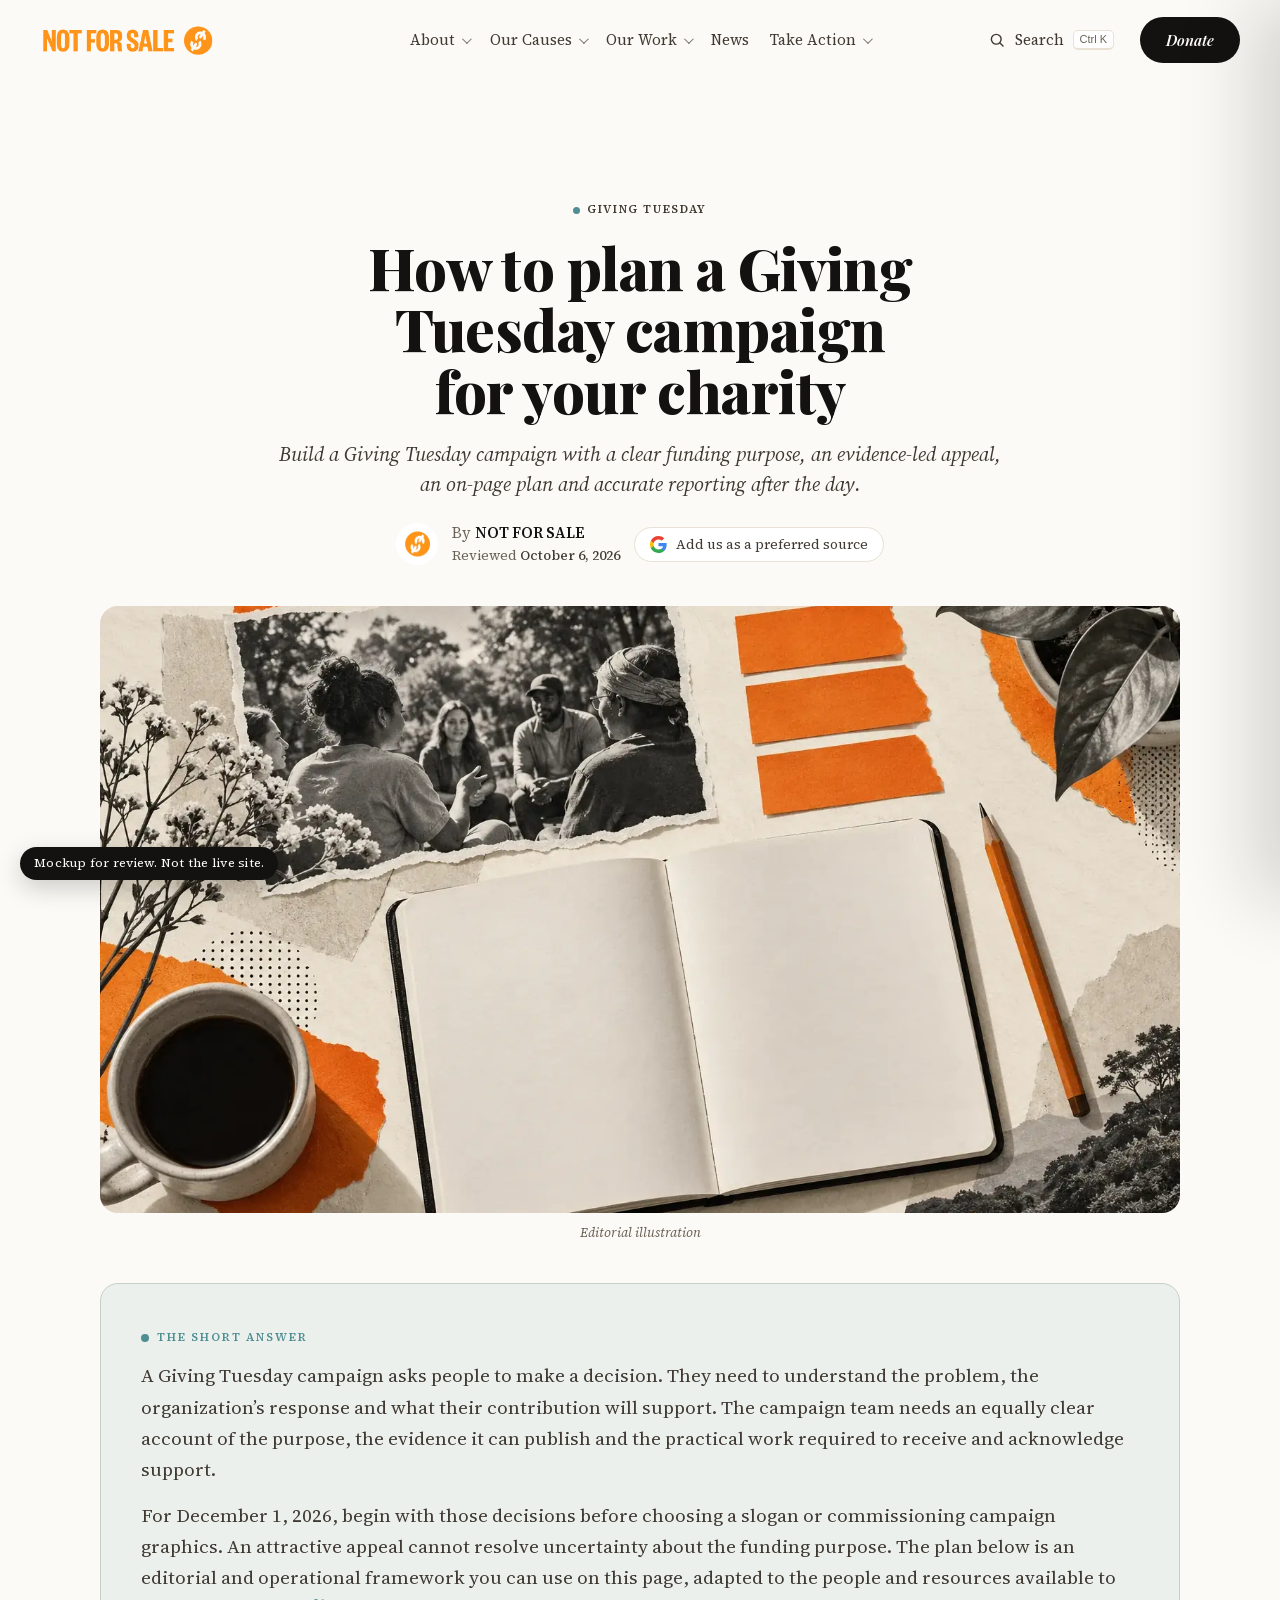
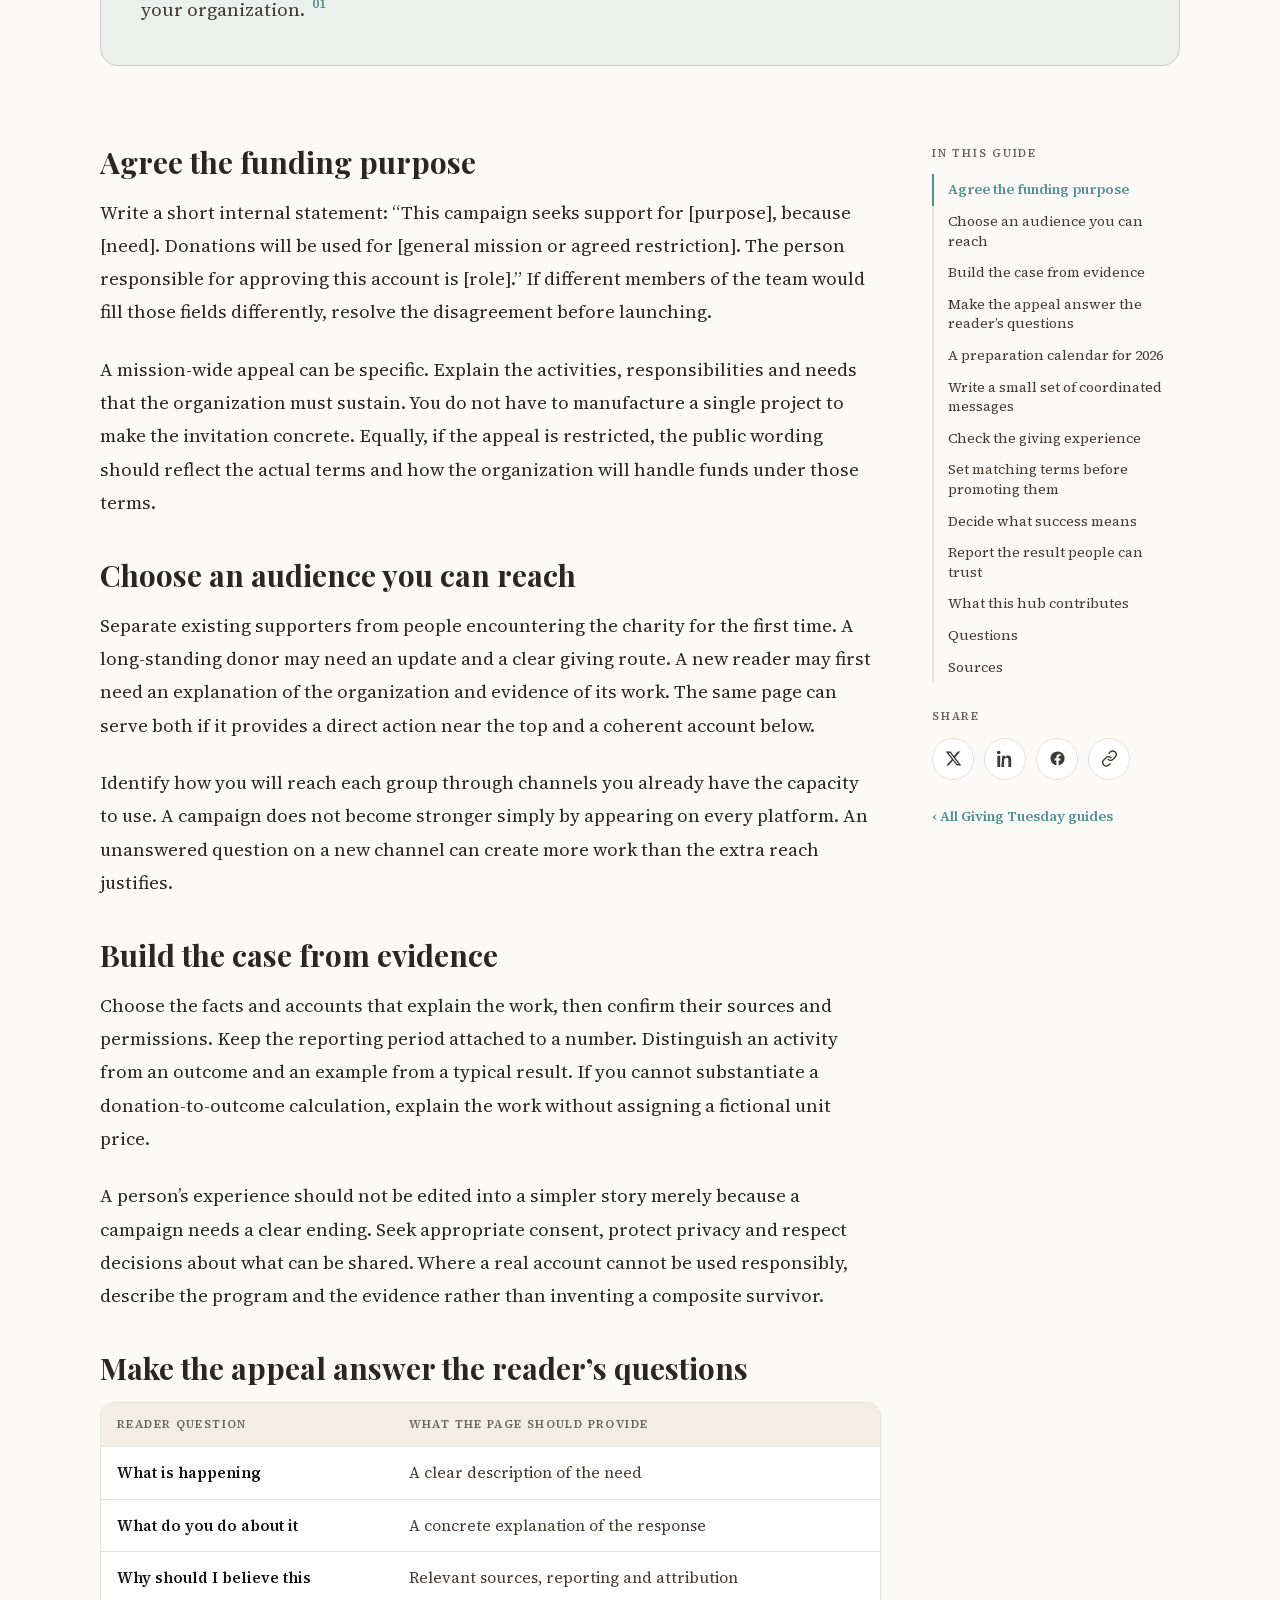
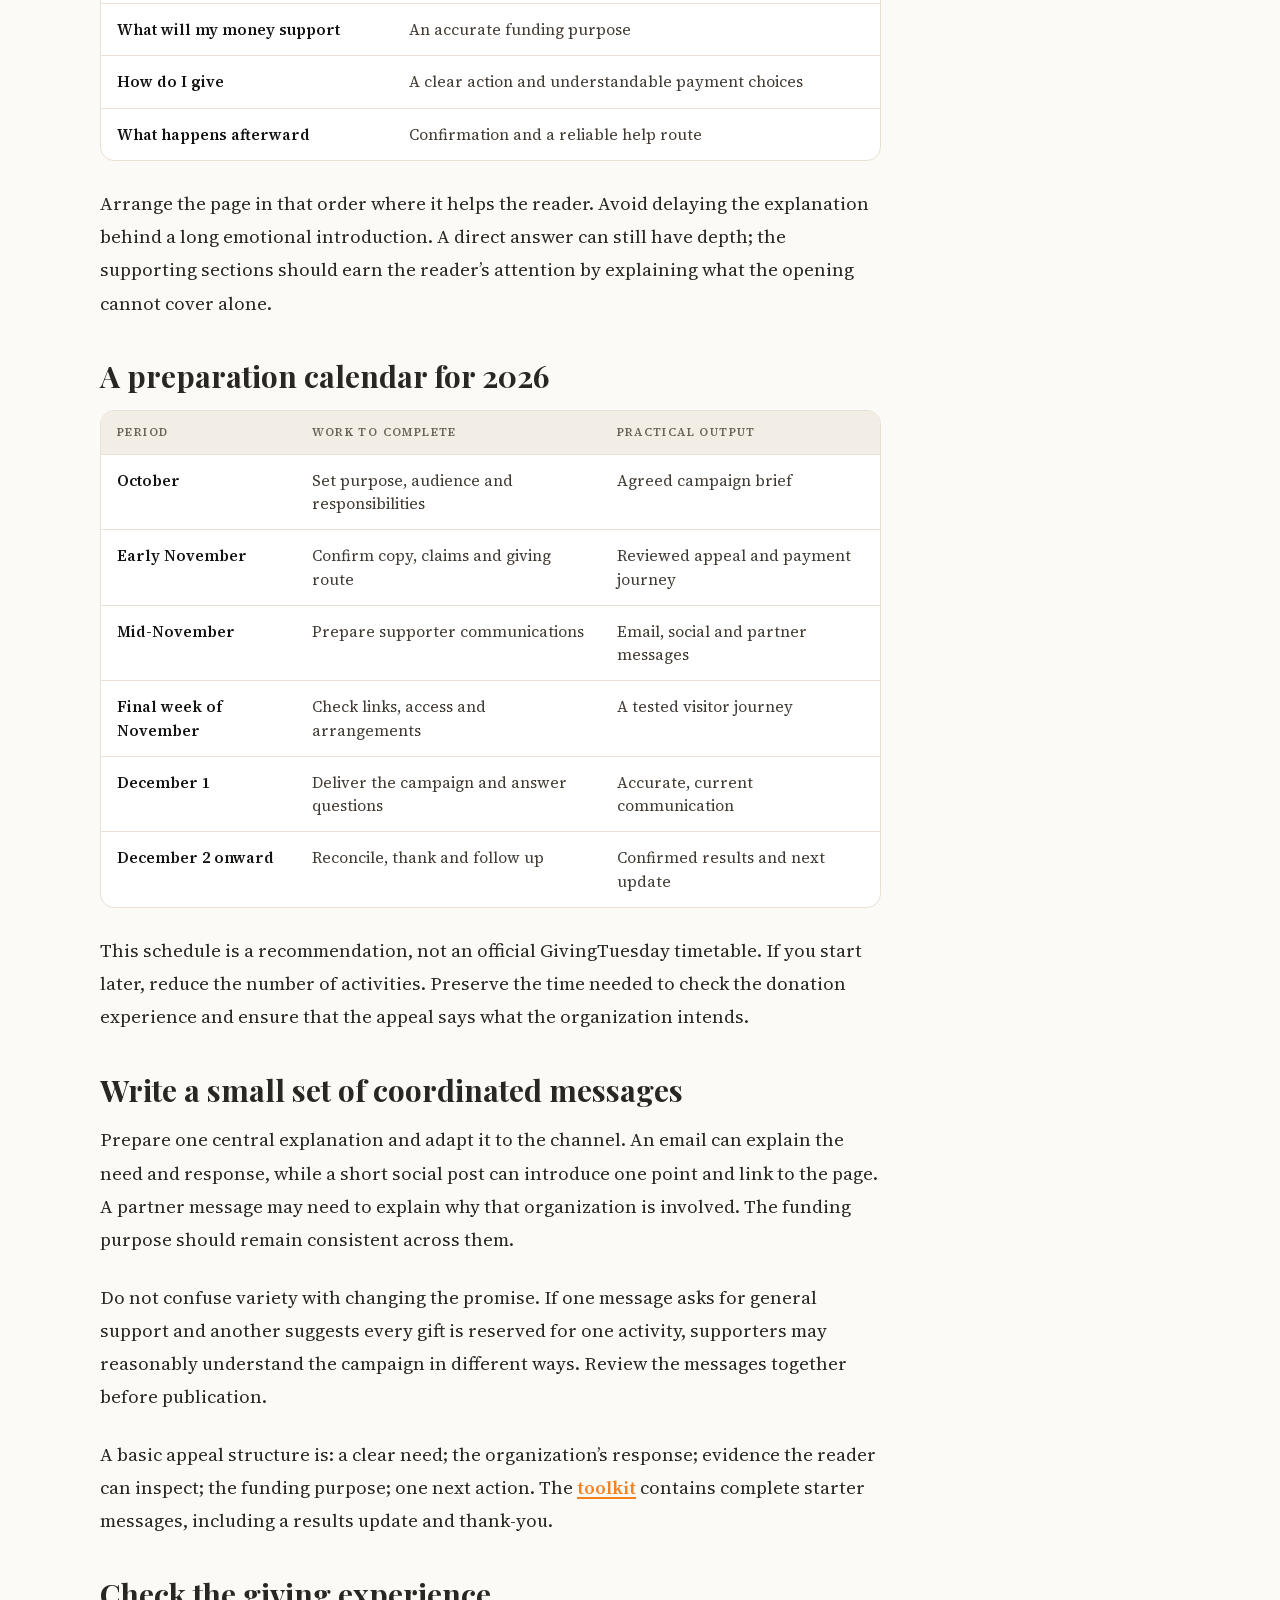
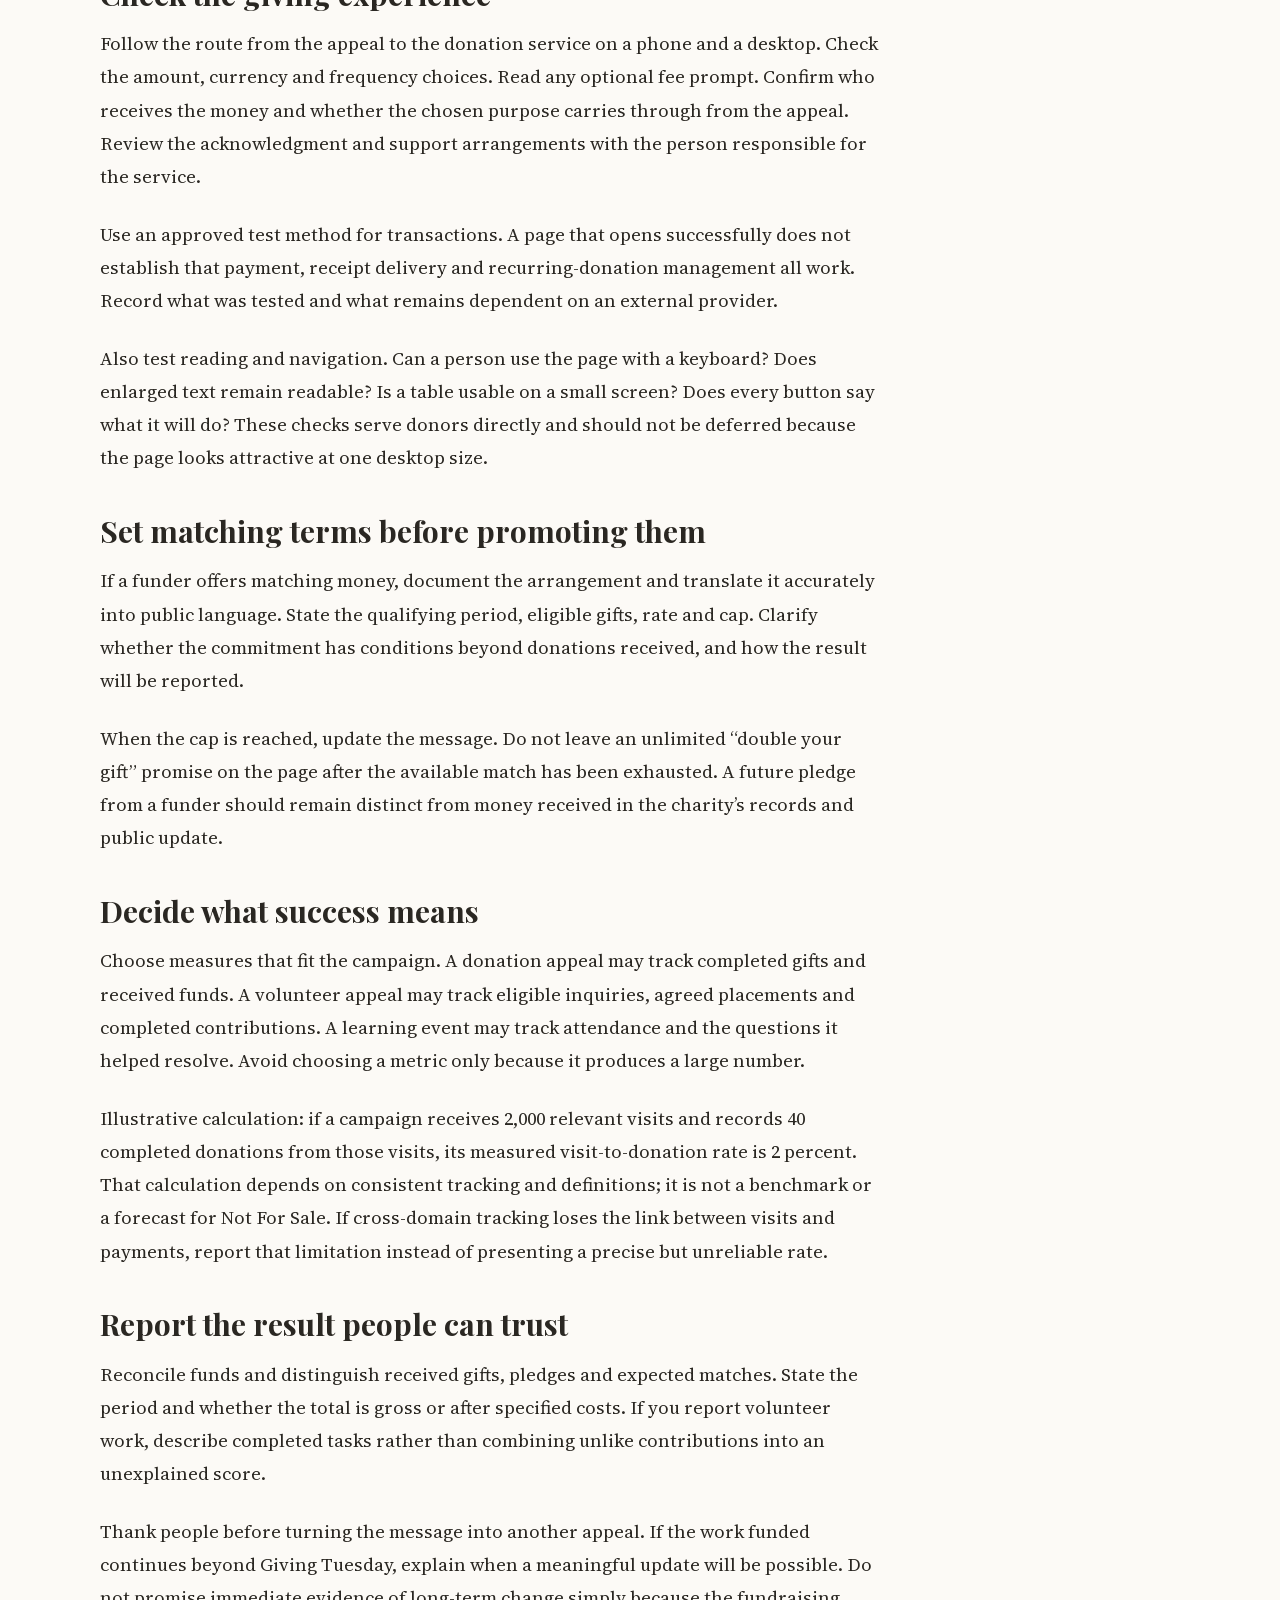
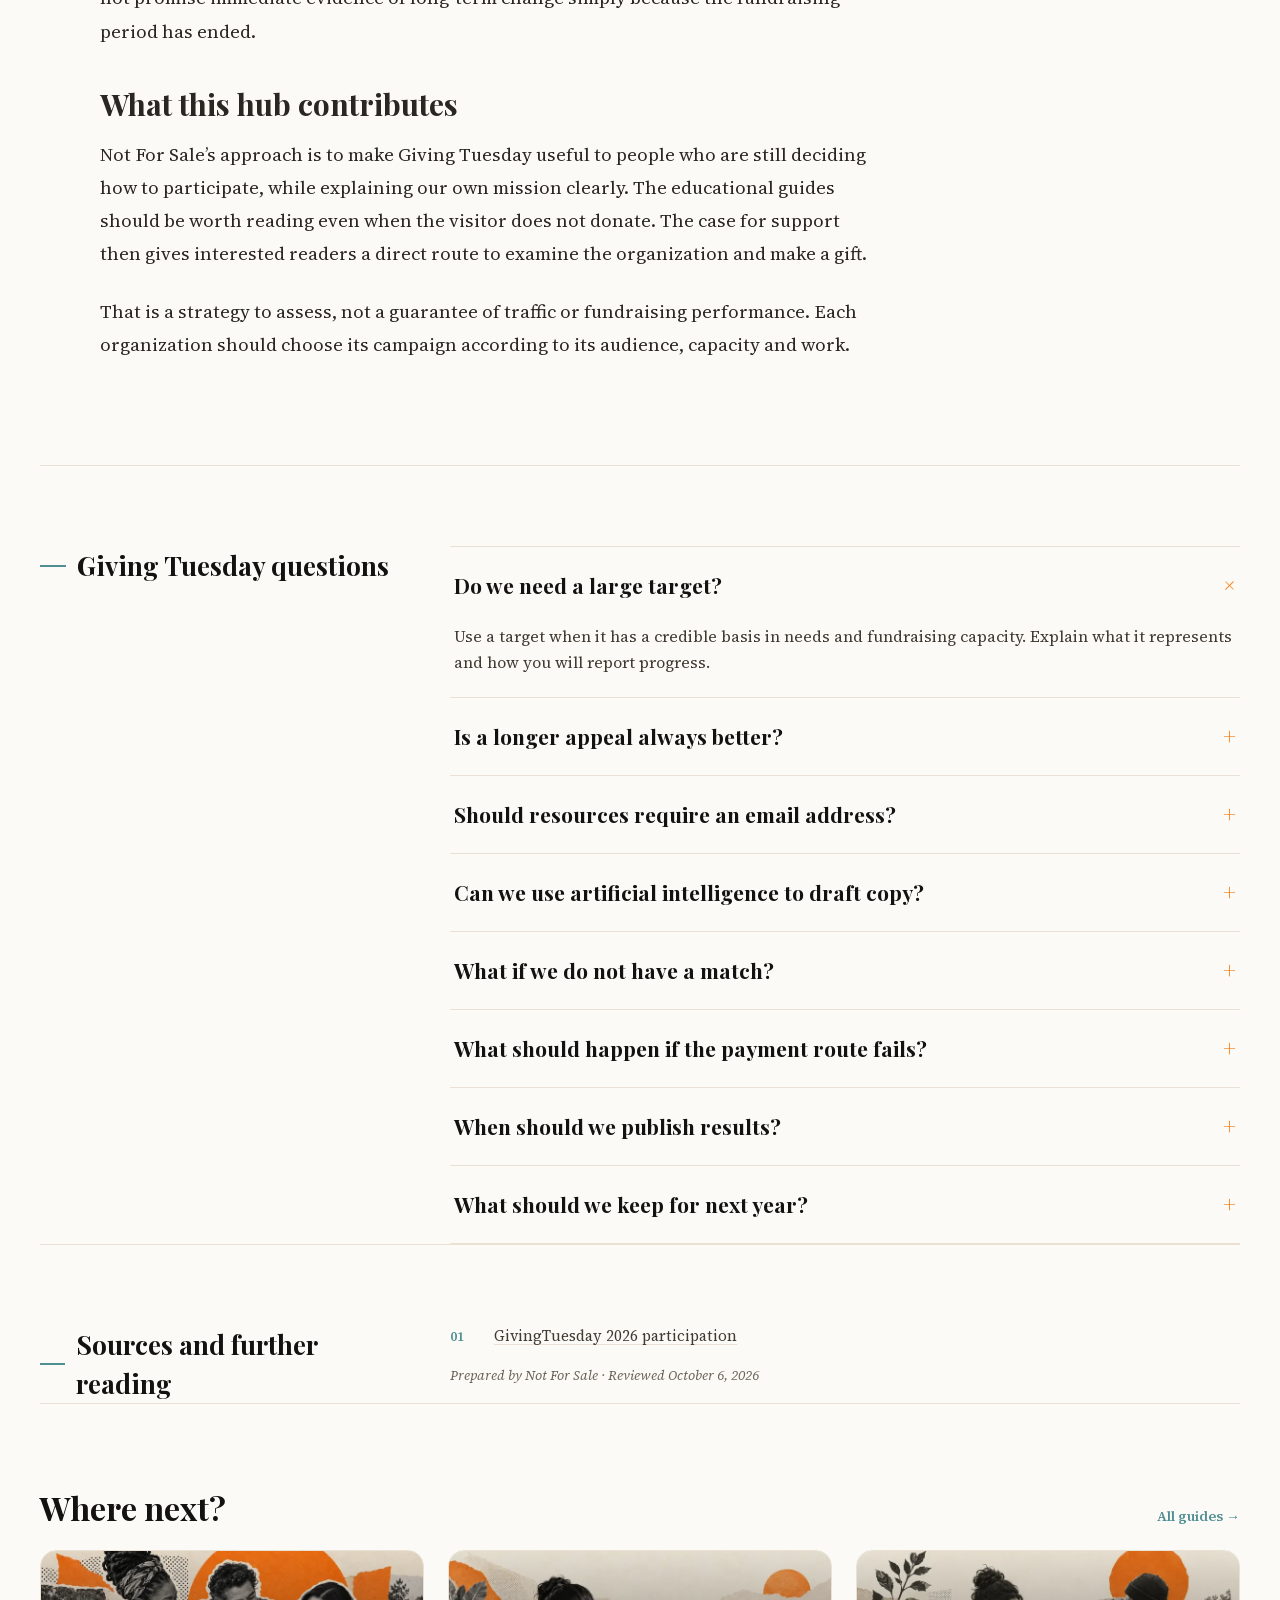
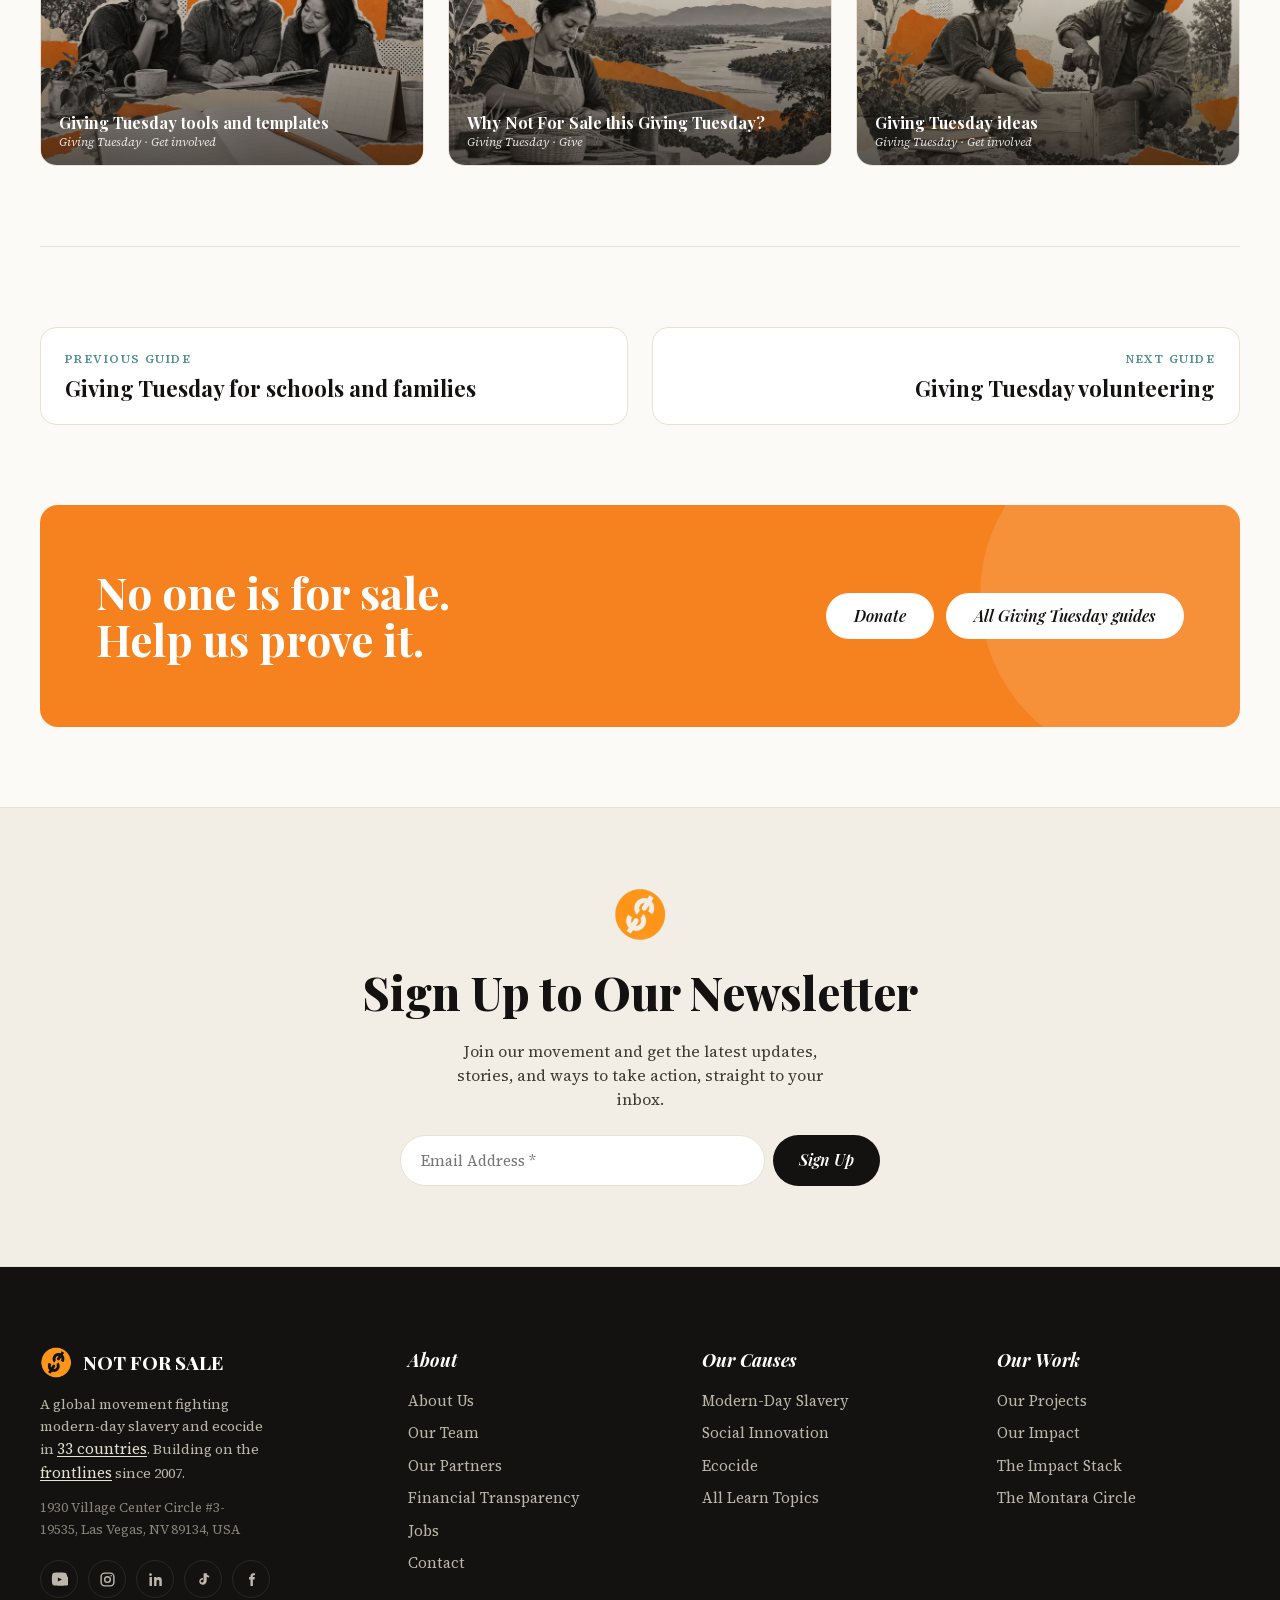
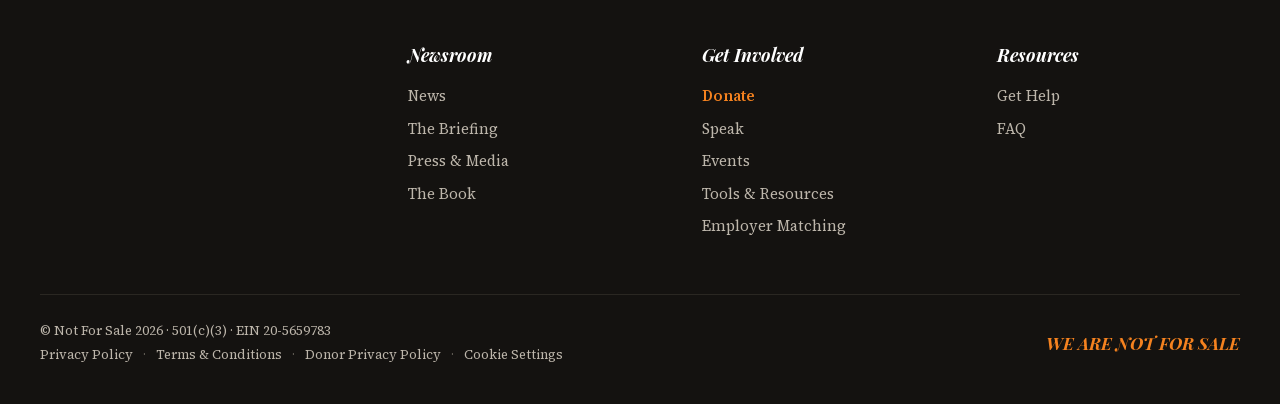
<file: nonprofits/index.html>
<!doctype html>
<html lang="en">
<head>
<meta charset="utf-8">
<meta name="viewport" content="width=device-width, initial-scale=1">
<title>Giving Tuesday Campaign Planning for Charities | Not For Sale</title>
<meta name="description" content="Build a Giving Tuesday campaign with a clear funding purpose, an evidence-led appeal, an on-page plan and accurate reporting after the day.">
<meta name="robots" content="noindex, nofollow">
<link rel="icon" href="../assets/img/favicon.png">
<script>(function(d){d.classList.add("js-fade");var w=window,D=document,vh=w.innerHeight||d.clientHeight,at=0,ok=false,dcl=false,raf=w.requestAnimationFrame||function(f){return setTimeout(f,16);};function show(){var a=D.querySelectorAll(".fade:not(.in)"),i,r;for(i=0;i!==a.length;i++){r=a[i].getBoundingClientRect();if(vh>r.top&&r.bottom>0){a[i].classList.add("in","fade-now");}}}function css(){if(!D.body){return false;}var l=D.querySelectorAll("link[rel~=stylesheet],link[rel=preload][as=style]"),i;for(i=0;i!==l.length;i++){if(l[i].rel.indexOf("stylesheet")===-1||!l[i].sheet){return false;}}return true;}function step(){if(!ok){if(!at){if(css()){at=Date.now();}}else if(Date.now()-at>1200||!D.fonts||(D.fonts.status==="loaded"&&Date.now()-at>50)){ok=true;}}if(ok){show();}if(!(ok&&dcl)){raf(step);}}raf(step);D.addEventListener("DOMContentLoaded",function(){dcl=true;});w.addEventListener("load",function(){ok=true;dcl=true;show();});setTimeout(function(){if(!w.nfsFadeOn){d.classList.remove("js-fade");}},4000);})(document.documentElement);</script>
<link rel="stylesheet" href="../assets/css/chrome.css?v=a6335540">
<link rel="stylesheet" href="../assets/fonts/fonts.css?v=5a9e098c">
<link rel="stylesheet" href="../assets/css/styles.css?v=89c19858">
<link rel="stylesheet" href="../assets/css/gt.css?v=a6f6572d">
<script src="../assets/js/config.js?v=410d398c" defer></script>
<script src="../assets/js/app.js?v=a1610b65" defer></script>
<script src="../assets/js/gt.js?v=3490eb53" defer></script>
</head>
<body data-page="giving-tuesday">
<div class="wp-site-blocks">
<header class="wp-block-template-part"><a class="skip-link" href="#nfs-main">Skip to content</a><div id="bar"></div><div id="site-header"></div><div id="nfs-main" tabindex="-1"></div></header>
<main class="gt gt-guide">
<div class="postwrap"><header class="posthead">
  <a class="tag cat" href="../"><span class="dot" style="background:#4f8e92"></span>Giving Tuesday</a>
  <h1>How to plan a Giving Tuesday campaign for your charity</h1>
  <p class="dek">Build a Giving Tuesday campaign with a clear funding purpose, an evidence-led appeal, an on-page plan and accurate reporting after the day.</p>
  <div class="byline">
    <div class="av gt-av"><img src="../assets/img/favicon.png" alt="Not For Sale" width="27" height="27"></div>
    <div class="byl"><div class="byl-who">By <b>NOT FOR SALE</b></div><div class="byl-dates"><span>Reviewed <time datetime="2026-10-06">October 6, 2026</time></span></div></div>
    <a class="gps" href="https://www.google.com/preferences/source?q=wearenotforsale.org" target="_blank" rel="noopener noreferrer"><svg viewBox="0 0 18 18" xmlns="http://www.w3.org/2000/svg" aria-hidden="true" focusable="false"><path d="M17.64 9.2045C17.64 8.56636 17.5827 7.95272 17.4764 7.36363H9V10.845H13.8436C13.635 11.97 13.0009 12.9231 12.0477 13.5613V15.8195H14.9564C16.6582 14.2527 17.64 11.9454 17.64 9.2045Z" fill="#4285F4"/><path d="M9 18C11.43 18 13.4673 17.1941 14.9564 15.8195L12.0477 13.5613C11.2418 14.1013 10.2109 14.4204 9 14.4204C6.65591 14.4204 4.67182 12.8372 3.96409 10.71H0.957275V13.0418C2.43818 15.9831 5.48182 18 9 18Z" fill="#34A853"/><path d="M3.96409 10.71C3.78409 10.17 3.68182 9.59318 3.68182 9C3.68182 8.40682 3.78409 7.83 3.96409 7.29V4.95818H0.957275C0.347727 6.17318 0 7.54773 0 9C0 10.4523 0.347727 11.8268 0.957275 13.0418L3.96409 10.71Z" fill="#FBBC05"/><path d="M9 3.57955C10.3214 3.57955 11.5077 4.03364 12.4405 4.92545L15.0218 2.34409C13.4632 0.891818 11.4259 0 9 0C5.48182 0 2.43818 2.01682 0.957275 4.95818L3.96409 7.29C4.67182 5.16273 6.65591 3.57955 9 3.57955Z" fill="#EA4335"/></svg><span>Add us as a preferred source</span></a>
  </div>
</header></div>
<div class="wrap"><figure class="gt-cover fade"><div class="postcover"><div class="nfs-cover"><img class="nfs-cover-img" src="../assets/img/nonprofits-1600.webp" srcset="../assets/img/nonprofits-800.webp 800w, ../assets/img/nonprofits-1600.webp 1600w" sizes="(max-width: 860px) 100vw, 1200px" alt="Editorial collage of a campaign organizer’s notebook and planning materials." decoding="async" fetchpriority="high" loading="eager"></div></div><figcaption class="gt-cap">Editorial illustration</figcaption></figure></div>
<div class="wrap ex" id="exRoot" style="--accent:#4f8e92">
  <div class="ex-answer fade"><div class="lab">The short answer</div><p>A Giving Tuesday campaign asks people to make a decision. They need to understand the problem, the organization’s response and what their contribution will support. The campaign team needs an equally clear account of the purpose, the evidence it can publish and the practical work required to receive and acknowledge support.</p><p>For December 1, 2026, begin with those decisions before choosing a slogan or commissioning campaign graphics. An attractive appeal cannot resolve uncertainty about the funding purpose. The plan below is an editorial and operational framework you can use on this page, adapted to the people and resources available to your organization. <sup class="cite"><a href="#source-S01" aria-label="Source 01">01</a></sup></p></div>

  <div class="postlayout gt-body">
    <div class="post-main">
      <details class="gt-toc-m"><summary>In this guide <span>13 sections</span></summary><nav aria-label="In this guide"><a href="#agree-the-funding-purpose">Agree the funding purpose</a><a href="#choose-an-audience-you-can-reach">Choose an audience you can reach</a><a href="#build-the-case-from-evidence">Build the case from evidence</a><a href="#make-the-appeal-answer-the-reader-s-questions">Make the appeal answer the reader’s questions</a><a href="#a-preparation-calendar-for-2026">A preparation calendar for 2026</a><a href="#write-a-small-set-of-coordinated-messages">Write a small set of coordinated messages</a><a href="#check-the-giving-experience">Check the giving experience</a><a href="#set-matching-terms-before-promoting-them">Set matching terms before promoting them</a><a href="#decide-what-success-means">Decide what success means</a><a href="#report-the-result-people-can-trust">Report the result people can trust</a><a href="#what-this-hub-contributes">What this hub contributes</a><a href="#questions">Questions</a><a href="#sources">Sources</a></nav></details>
      <div class="article gt-prose"><section id="agree-the-funding-purpose" class="gt-sec"><h2>Agree the funding purpose</h2><p>Write a short internal statement: “This campaign seeks support for [purpose], because [need]. Donations will be used for [general mission or agreed restriction]. The person responsible for approving this account is [role].” If different members of the team would fill those fields differently, resolve the disagreement before launching.</p><p>A mission-wide appeal can be specific. Explain the activities, responsibilities and needs that the organization must sustain. You do not have to manufacture a single project to make the invitation concrete. Equally, if the appeal is restricted, the public wording should reflect the actual terms and how the organization will handle funds under those terms.</p></section><section id="choose-an-audience-you-can-reach" class="gt-sec"><h2>Choose an audience you can reach</h2><p>Separate existing supporters from people encountering the charity for the first time. A long-standing donor may need an update and a clear giving route. A new reader may first need an explanation of the organization and evidence of its work. The same page can serve both if it provides a direct action near the top and a coherent account below.</p><p>Identify how you will reach each group through channels you already have the capacity to use. A campaign does not become stronger simply by appearing on every platform. An unanswered question on a new channel can create more work than the extra reach justifies.</p></section><section id="build-the-case-from-evidence" class="gt-sec"><h2>Build the case from evidence</h2><p>Choose the facts and accounts that explain the work, then confirm their sources and permissions. Keep the reporting period attached to a number. Distinguish an activity from an outcome and an example from a typical result. If you cannot substantiate a donation-to-outcome calculation, explain the work without assigning a fictional unit price.</p><p>A person’s experience should not be edited into a simpler story merely because a campaign needs a clear ending. Seek appropriate consent, protect privacy and respect decisions about what can be shared. Where a real account cannot be used responsibly, describe the program and the evidence rather than inventing a composite survivor.</p></section><section id="make-the-appeal-answer-the-reader-s-questions" class="gt-sec"><h2>Make the appeal answer the reader’s questions</h2><div class="gt-table" role="region" aria-label="Table: Reader question / What the page should provide" tabindex="0"><table><thead><tr><th scope="col">Reader question</th><th scope="col">What the page should provide</th></tr></thead><tbody><tr><td data-label="Reader question">What is happening</td><td data-label="What the page should provide">A clear description of the need</td></tr><tr><td data-label="Reader question">What do you do about it</td><td data-label="What the page should provide">A concrete explanation of the response</td></tr><tr><td data-label="Reader question">Why should I believe this</td><td data-label="What the page should provide">Relevant sources, reporting and attribution</td></tr><tr><td data-label="Reader question">What will my money support</td><td data-label="What the page should provide">An accurate funding purpose</td></tr><tr><td data-label="Reader question">How do I give</td><td data-label="What the page should provide">A clear action and understandable payment choices</td></tr><tr><td data-label="Reader question">What happens afterward</td><td data-label="What the page should provide">Confirmation and a reliable help route</td></tr></tbody></table></div><p>Arrange the page in that order where it helps the reader. Avoid delaying the explanation behind a long emotional introduction. A direct answer can still have depth; the supporting sections should earn the reader’s attention by explaining what the opening cannot cover alone.</p></section><section id="a-preparation-calendar-for-2026" class="gt-sec"><h2>A preparation calendar for 2026</h2><div class="gt-table" role="region" aria-label="Table: Period / Work to complete / Practical output" tabindex="0"><table><thead><tr><th scope="col">Period</th><th scope="col">Work to complete</th><th scope="col">Practical output</th></tr></thead><tbody><tr><td data-label="Period">October</td><td data-label="Work to complete">Set purpose, audience and responsibilities</td><td data-label="Practical output">Agreed campaign brief</td></tr><tr><td data-label="Period">Early November</td><td data-label="Work to complete">Confirm copy, claims and giving route</td><td data-label="Practical output">Reviewed appeal and payment journey</td></tr><tr><td data-label="Period">Mid-November</td><td data-label="Work to complete">Prepare supporter communications</td><td data-label="Practical output">Email, social and partner messages</td></tr><tr><td data-label="Period">Final week of November</td><td data-label="Work to complete">Check links, access and arrangements</td><td data-label="Practical output">A tested visitor journey</td></tr><tr><td data-label="Period">December 1</td><td data-label="Work to complete">Deliver the campaign and answer questions</td><td data-label="Practical output">Accurate, current communication</td></tr><tr><td data-label="Period">December 2 onward</td><td data-label="Work to complete">Reconcile, thank and follow up</td><td data-label="Practical output">Confirmed results and next update</td></tr></tbody></table></div><p>This schedule is a recommendation, not an official GivingTuesday timetable. If you start later, reduce the number of activities. Preserve the time needed to check the donation experience and ensure that the appeal says what the organization intends.</p></section><section id="write-a-small-set-of-coordinated-messages" class="gt-sec"><h2>Write a small set of coordinated messages</h2><p>Prepare one central explanation and adapt it to the channel. An email can explain the need and response, while a short social post can introduce one point and link to the page. A partner message may need to explain why that organization is involved. The funding purpose should remain consistent across them.</p><p>Do not confuse variety with changing the promise. If one message asks for general support and another suggests every gift is reserved for one activity, supporters may reasonably understand the campaign in different ways. Review the messages together before publication.</p><p>A basic appeal structure is: a clear need; the organization’s response; evidence the reader can inspect; the funding purpose; one next action. The <a href="../fundraising-toolkit/">toolkit</a> contains complete starter messages, including a results update and thank-you.</p></section><section id="check-the-giving-experience" class="gt-sec"><h2>Check the giving experience</h2><p>Follow the route from the appeal to the donation service on a phone and a desktop. Check the amount, currency and frequency choices. Read any optional fee prompt. Confirm who receives the money and whether the chosen purpose carries through from the appeal. Review the acknowledgment and support arrangements with the person responsible for the service.</p><p>Use an approved test method for transactions. A page that opens successfully does not establish that payment, receipt delivery and recurring-donation management all work. Record what was tested and what remains dependent on an external provider.</p><p>Also test reading and navigation. Can a person use the page with a keyboard? Does enlarged text remain readable? Is a table usable on a small screen? Does every button say what it will do? These checks serve donors directly and should not be deferred because the page looks attractive at one desktop size.</p></section><section id="set-matching-terms-before-promoting-them" class="gt-sec"><h2>Set matching terms before promoting them</h2><p>If a funder offers matching money, document the arrangement and translate it accurately into public language. State the qualifying period, eligible gifts, rate and cap. Clarify whether the commitment has conditions beyond donations received, and how the result will be reported.</p><p>When the cap is reached, update the message. Do not leave an unlimited “double your gift” promise on the page after the available match has been exhausted. A future pledge from a funder should remain distinct from money received in the charity’s records and public update.</p></section><section id="decide-what-success-means" class="gt-sec"><h2>Decide what success means</h2><p>Choose measures that fit the campaign. A donation appeal may track completed gifts and received funds. A volunteer appeal may track eligible inquiries, agreed placements and completed contributions. A learning event may track attendance and the questions it helped resolve. Avoid choosing a metric only because it produces a large number.</p><p>Illustrative calculation: if a campaign receives 2,000 relevant visits and records 40 completed donations from those visits, its measured visit-to-donation rate is 2 percent. That calculation depends on consistent tracking and definitions; it is not a benchmark or a forecast for Not For Sale. If cross-domain tracking loses the link between visits and payments, report that limitation instead of presenting a precise but unreliable rate.</p></section><section id="report-the-result-people-can-trust" class="gt-sec"><h2>Report the result people can trust</h2><p>Reconcile funds and distinguish received gifts, pledges and expected matches. State the period and whether the total is gross or after specified costs. If you report volunteer work, describe completed tasks rather than combining unlike contributions into an unexplained score.</p><p>Thank people before turning the message into another appeal. If the work funded continues beyond Giving Tuesday, explain when a meaningful update will be possible. Do not promise immediate evidence of long-term change simply because the fundraising period has ended.</p></section><section id="what-this-hub-contributes" class="gt-sec"><h2>What this hub contributes</h2><p>Not For Sale’s approach is to make Giving Tuesday useful to people who are still deciding how to participate, while explaining our own mission clearly. The educational guides should be worth reading even when the visitor does not donate. The case for support then gives interested readers a direct route to examine the organization and make a gift.</p><p>That is a strategy to assess, not a guarantee of traffic or fundraising performance. Each organization should choose its campaign according to its audience, capacity and work.</p></section></div>
    </div>
    <aside class="post-side gt-rail">
      <div class="post-toc"><h4>In this guide</h4><nav class="post-toc-nav" aria-label="In this guide"><a href="#agree-the-funding-purpose">Agree the funding purpose</a><a href="#choose-an-audience-you-can-reach">Choose an audience you can reach</a><a href="#build-the-case-from-evidence">Build the case from evidence</a><a href="#make-the-appeal-answer-the-reader-s-questions">Make the appeal answer the reader’s questions</a><a href="#a-preparation-calendar-for-2026">A preparation calendar for 2026</a><a href="#write-a-small-set-of-coordinated-messages">Write a small set of coordinated messages</a><a href="#check-the-giving-experience">Check the giving experience</a><a href="#set-matching-terms-before-promoting-them">Set matching terms before promoting them</a><a href="#decide-what-success-means">Decide what success means</a><a href="#report-the-result-people-can-trust">Report the result people can trust</a><a href="#what-this-hub-contributes">What this hub contributes</a><a href="#questions">Questions</a><a href="#sources">Sources</a></nav></div>
      <div class="post-share"><h4>Share</h4><div class="psh-row"><a class="psh" data-share="x" href="#" target="_blank" rel="noopener" aria-label="Share on X"><svg viewBox="0 0 24 24" fill="currentColor" aria-hidden="true"><path d="M18.24 2.25h3.31l-7.23 8.26L23 21.75h-6.66l-5.21-6.82-5.97 6.82H1.85l7.73-8.84L1 2.25h6.83l4.71 6.23 5.7-6.23zm-1.16 17.52h1.83L7.01 4.13H5.04z"/></svg></a><a class="psh" data-share="li" href="#" target="_blank" rel="noopener" aria-label="Share on LinkedIn"><svg viewBox="0 0 24 24" fill="currentColor" aria-hidden="true"><path d="M4.98 3.5A2.5 2.5 0 112.5 1 2.5 2.5 0 014.98 3.5zM.5 8h4V24h-4zm7 0h3.83v2.19h.05A4.2 4.2 0 0115.2 7.7c4.1 0 4.86 2.7 4.86 6.2V24h-4v-8.34c0-1.99-.04-4.55-2.77-4.55s-3.19 2.16-3.19 4.4V24h-4z"/></svg></a><a class="psh" data-share="fb" href="#" target="_blank" rel="noopener" aria-label="Share on Facebook"><svg viewBox="0 0 24 24" fill="currentColor" aria-hidden="true"><path d="M22 12a10 10 0 10-11.56 9.88v-6.99H7.9V12h2.54V9.8c0-2.5 1.49-3.89 3.78-3.89 1.09 0 2.24.2 2.24.2v2.46h-1.26c-1.24 0-1.63.77-1.63 1.56V12h2.78l-.44 2.89h-2.34v6.99A10 10 0 0022 12z"/></svg></a><button type="button" class="psh pshcopy" aria-label="Copy link"><svg viewBox="0 0 24 24" fill="none" stroke="currentColor" stroke-width="2" stroke-linecap="round" stroke-linejoin="round" aria-hidden="true"><path d="M10 13a5 5 0 007.07 0l3-3a5 5 0 00-7.07-7.07l-1.72 1.71"/><path d="M14 11a5 5 0 00-7.07 0l-3 3a5 5 0 007.07 7.07l1.71-1.71"/></svg></button></div></div>
      <a class="gt-back" href="../">&lsaquo; All Giving Tuesday guides</a>
    </aside>
  </div>

  <section class="ex-related" id="questions"><div class="ex-block" style="padding-bottom:0;border:none"><div class="label fade">Giving Tuesday questions</div><div class="fade nfs-exfaq"><div class="qa open"><div class="q">Do we need a large target?<span class="ic">+</span></div><div class="a"><p>Use a target when it has a credible basis in needs and fundraising capacity. Explain what it represents and how you will report progress.</p></div></div><div class="qa"><div class="q">Is a longer appeal always better?<span class="ic">+</span></div><div class="a"><p>No. Include enough detail to answer the decision the reader faces. Use clear sections so someone ready to give can act and someone needing context can examine it.</p></div></div><div class="qa"><div class="q">Should resources require an email address?<span class="ic">+</span></div><div class="a"><p>This hub keeps practical content open on the page. If your organization requests contact details elsewhere, explain the purpose and treat marketing preferences clearly.</p></div></div><div class="qa"><div class="q">Can we use artificial intelligence to draft copy?<span class="ic">+</span></div><div class="a"><p>Drafting support does not remove responsibility for accuracy, permissions or voice. Check claims against their sources and rewrite text that misrepresents the organization or the people involved.</p></div></div><div class="qa"><div class="q">What if we do not have a match?<span class="ic">+</span></div><div class="a"><p>Make the case for the work without one. Do not imply that Giving Tuesday automatically adds money to a donation.</p></div></div><div class="qa"><div class="q">What should happen if the payment route fails?<span class="ic">+</span></div><div class="a"><p>Provide a clear contact route, correct the fault and update public messages. Do not continue directing people into a known broken experience without explanation.</p></div></div><div class="qa"><div class="q">When should we publish results?<span class="ic">+</span></div><div class="a"><p>When the relevant figures have been reconciled. An initial thank-you can precede the final total if you explain what remains pending.</p></div></div><div class="qa"><div class="q">What should we keep for next year?<span class="ic">+</span></div><div class="a"><p>The approved purpose, source record, final messages, measured results and notes on what caused confusion. These provide a useful basis for the next campaign without requiring the team to repeat every decision.</p></div></div></div></div></section>

  <section class="ex-related gt-sources" id="sources"><div class="ex-block" style="padding-bottom:0;border:none"><div class="label fade">Sources and further reading</div>
    <div class="fade"><ol class="gt-srclist"><li id="source-S01"><span class="gt-sn">01</span><a href="https://www.givingtuesday.org/participate/">GivingTuesday 2026 participation</a></li></ol><p class="gt-prep">Prepared by Not For Sale · Reviewed October 6, 2026</p></div></div></section>

  <section class="ex-related"><div class="ex-keep-h fade"><span>Where next?</span><a class="ex-viewall" href="../">All guides <span aria-hidden="true">&rarr;</span></a></div>
    <div class="ex-morecards ex-keepgrid fade"><a class="ex-mc" href="../fundraising-toolkit/"><div class="nfs-cover"><img class="nfs-cover-img" src="../assets/img/planning-800.webp" srcset="../assets/img/planning-800.webp 800w, ../assets/img/planning-1600.webp 1600w" sizes="(max-width: 680px) 100vw, 400px" alt="" decoding="async" loading="lazy"></div><div class="t">Giving Tuesday tools and templates<small>Giving Tuesday · Get involved</small></div></a><a class="ex-mc" href="../not-for-sale/"><div class="nfs-cover"><img class="nfs-cover-img" src="../assets/img/not-for-sale-800.webp" srcset="../assets/img/not-for-sale-800.webp 800w, ../assets/img/not-for-sale-1600.webp 1600w" sizes="(max-width: 680px) 100vw, 400px" alt="" decoding="async" loading="lazy"></div><div class="t">Why Not For Sale this Giving Tuesday?<small>Giving Tuesday · Give</small></div></a><a class="ex-mc" href="../ideas/"><div class="nfs-cover"><img class="nfs-cover-img" src="../assets/img/ideas-800.webp" srcset="../assets/img/ideas-800.webp 800w, ../assets/img/ideas-1600.webp 1600w" sizes="(max-width: 680px) 100vw, 400px" alt="" decoding="async" loading="lazy"></div><div class="t">Giving Tuesday ideas<small>Giving Tuesday · Get involved</small></div></a></div></section>
  <nav class="ex-pager" aria-label="More guides"><a class="ex-pager-link prev" href="../schools/"><span class="dir">Previous guide</span><b>Giving Tuesday for schools and families</b></a><a class="ex-pager-link next" href="../volunteering/"><span class="dir">Next guide</span><b>Giving Tuesday volunteering</b></a></nav>
</div>
<div class="wrap"><div class="ctaband fade"><h2>No one is for sale.<br>Help us prove it.</h2><div class="btns"><a class="btn btn-light" href="?campaign=770665">Donate</a><a class="btn btn-light" href="../">All Giving Tuesday guides</a></div></div></div>
</main>
<footer class="wp-block-template-part"><div id="site-newsletter"></div><div id="site-footer"></div></footer>
</div>
<p class="gt-mock" role="note">Mockup for review<span class="gt-mock-x">. Not the live site.</span></p>
</body>
</html>
</file>
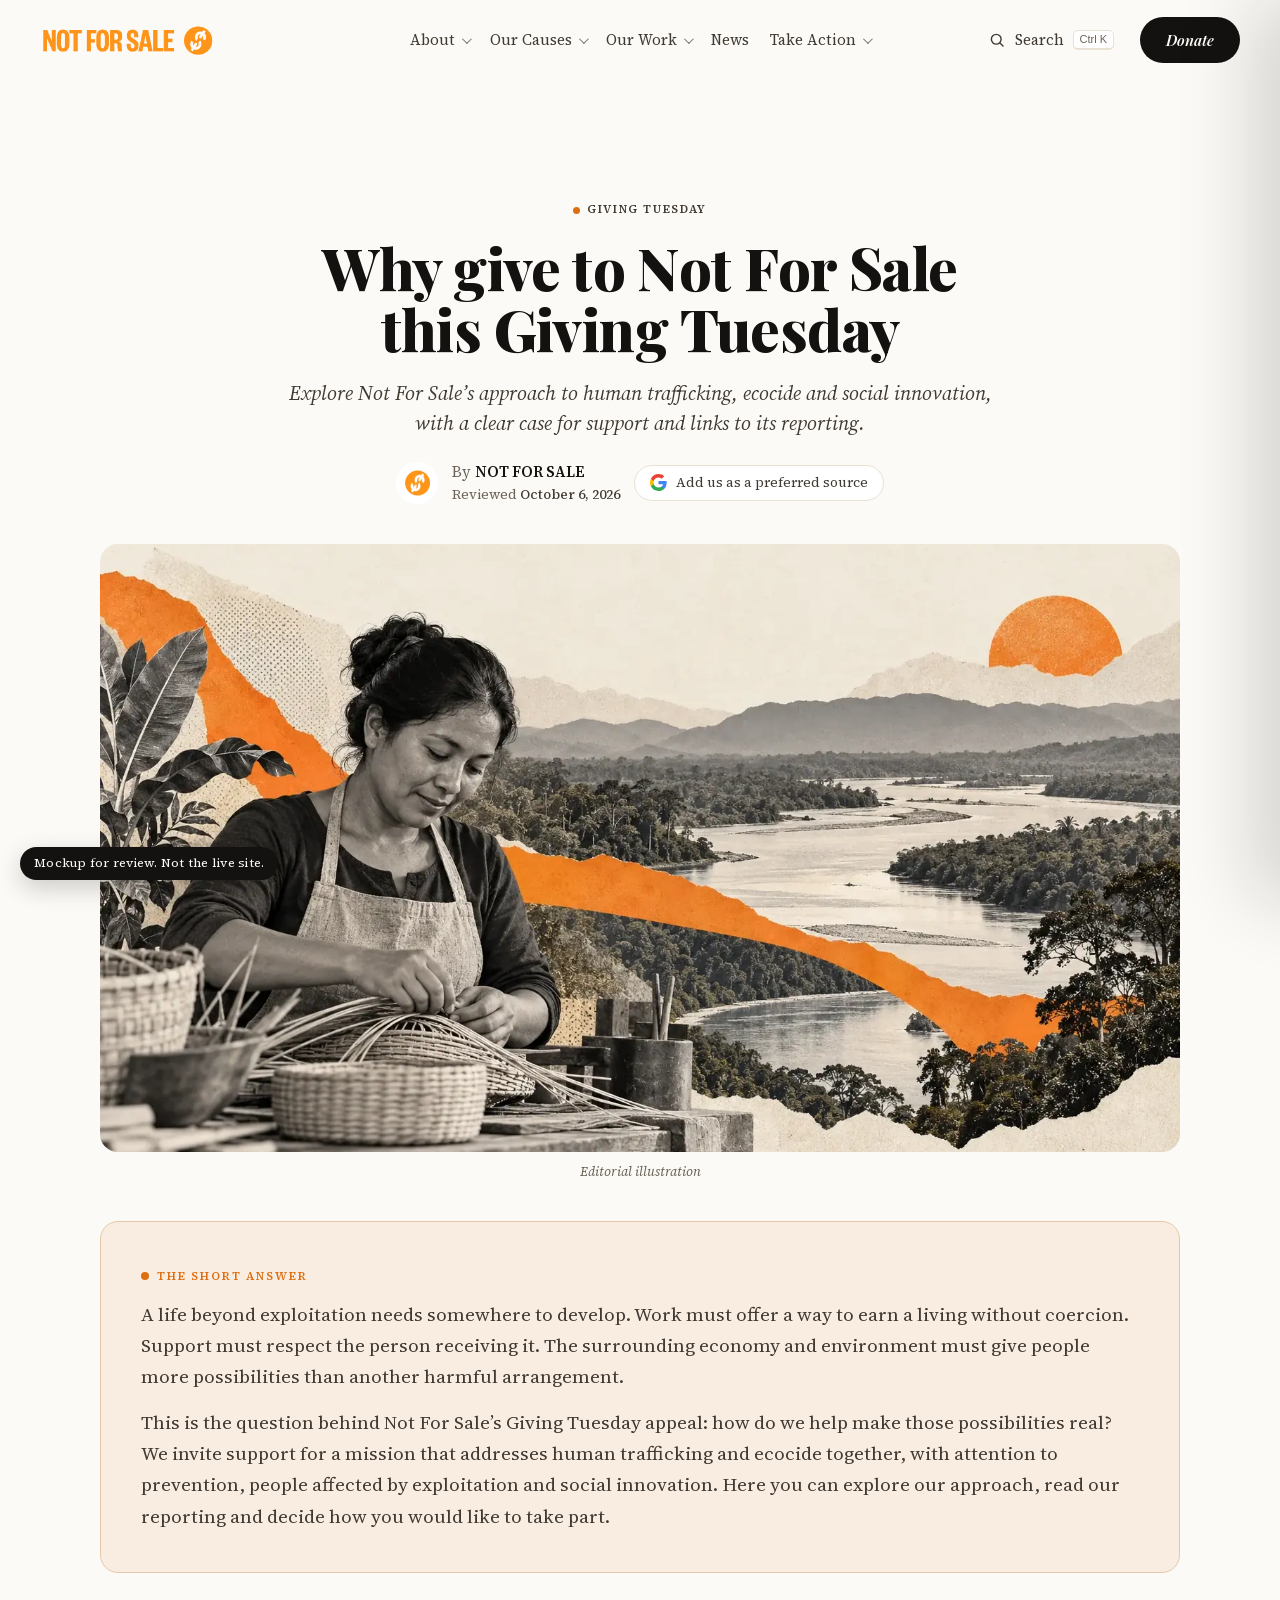
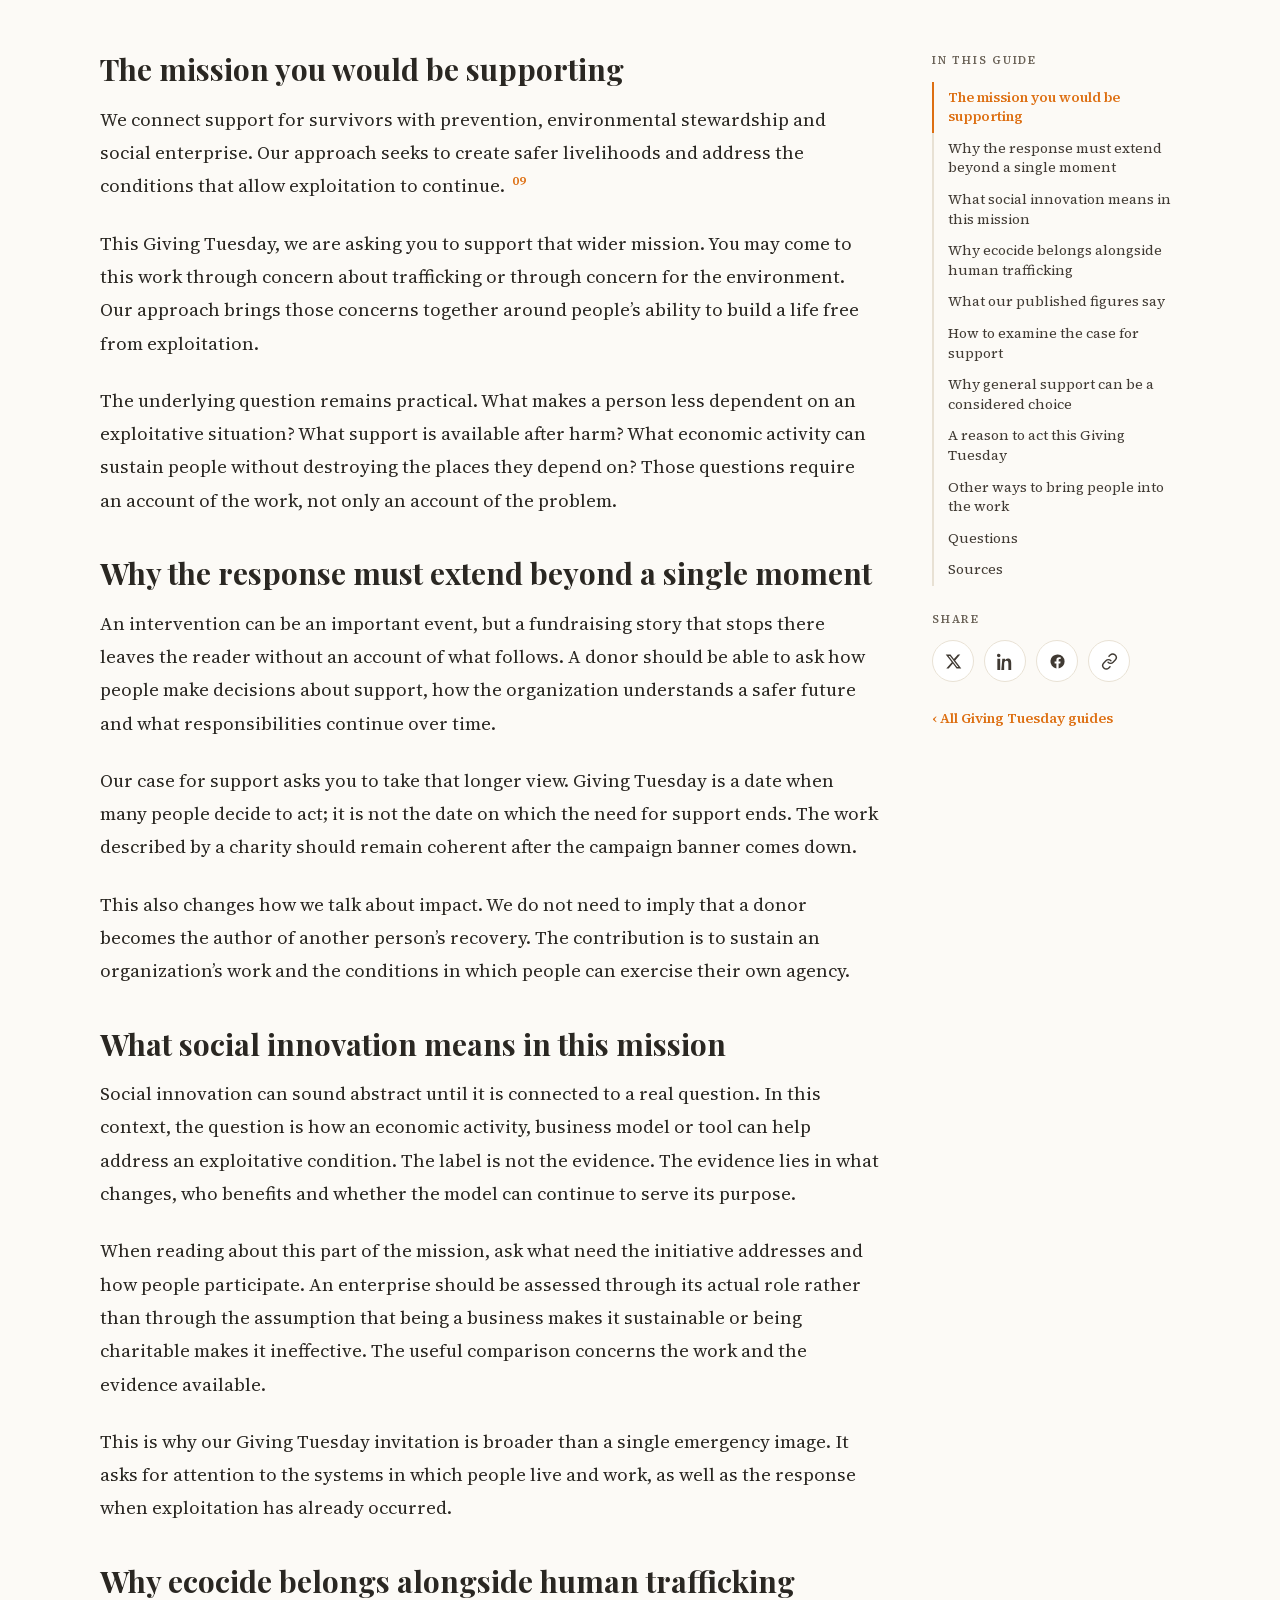
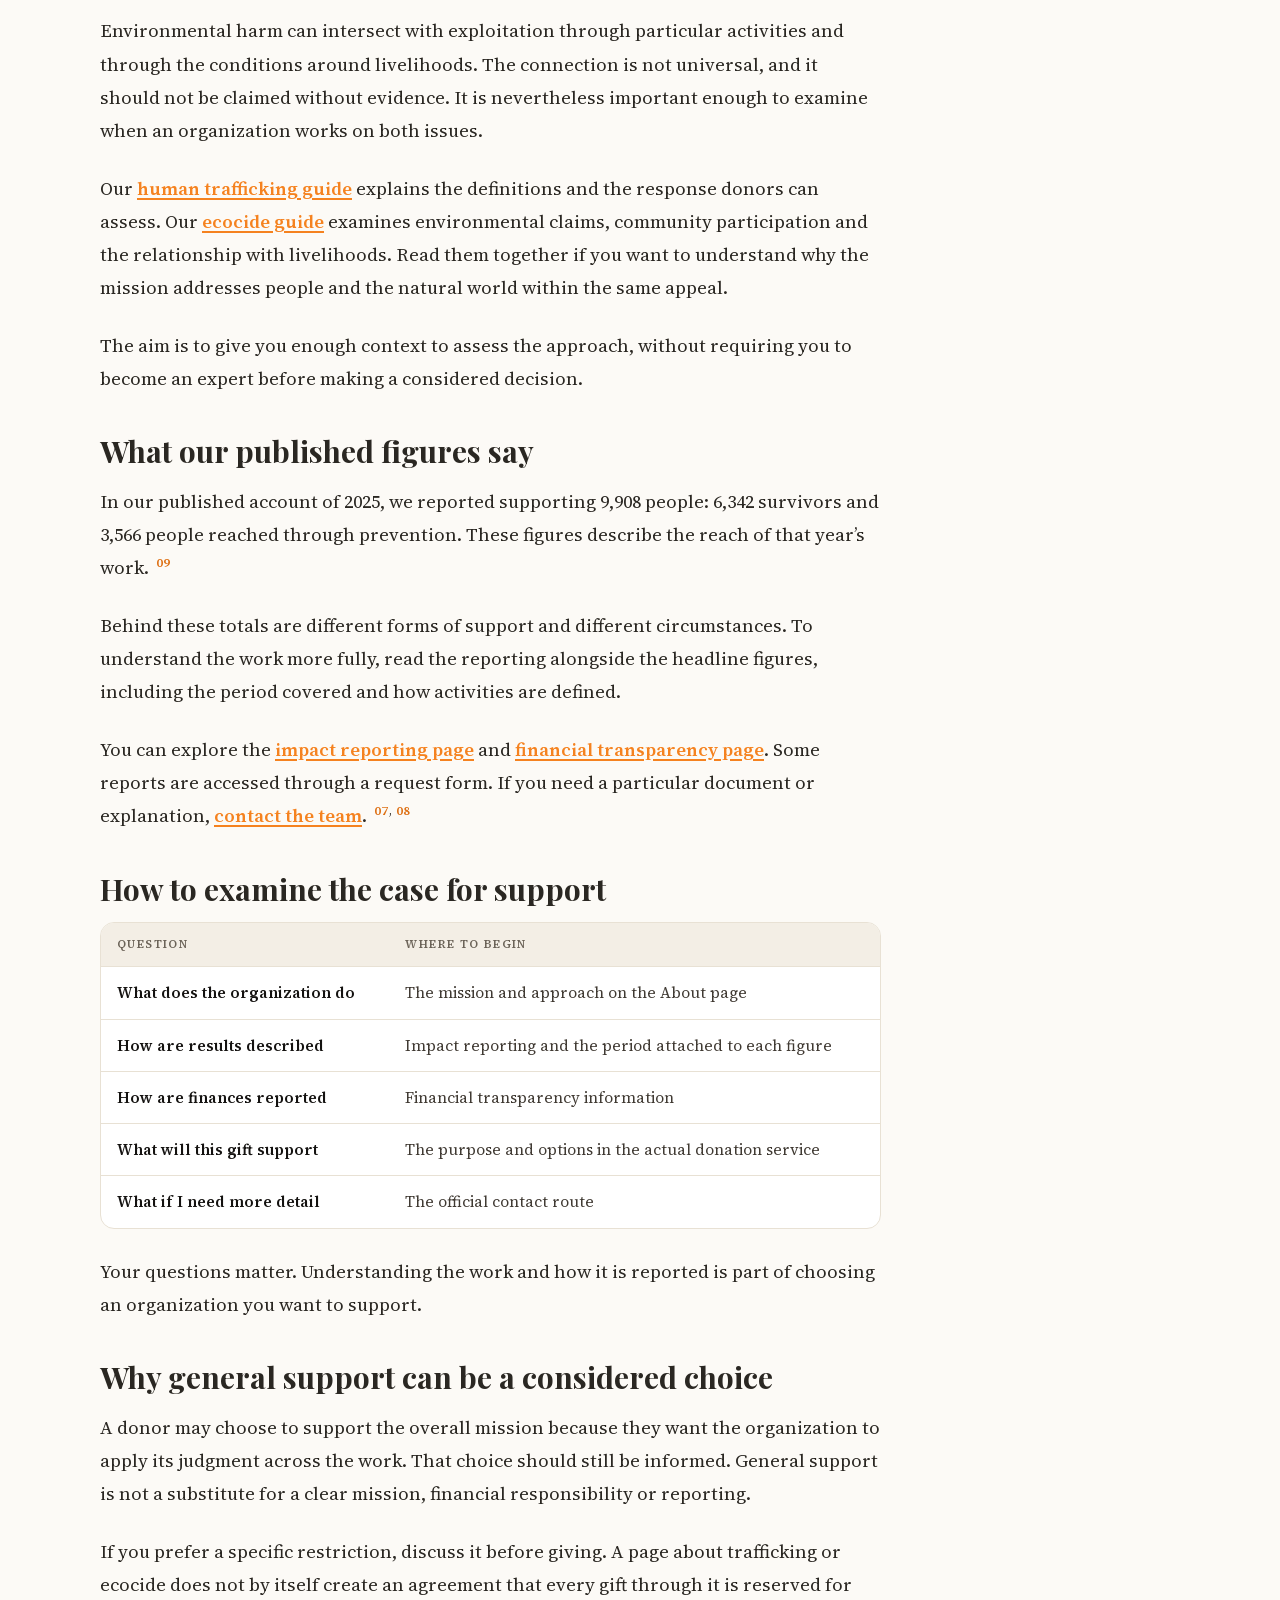
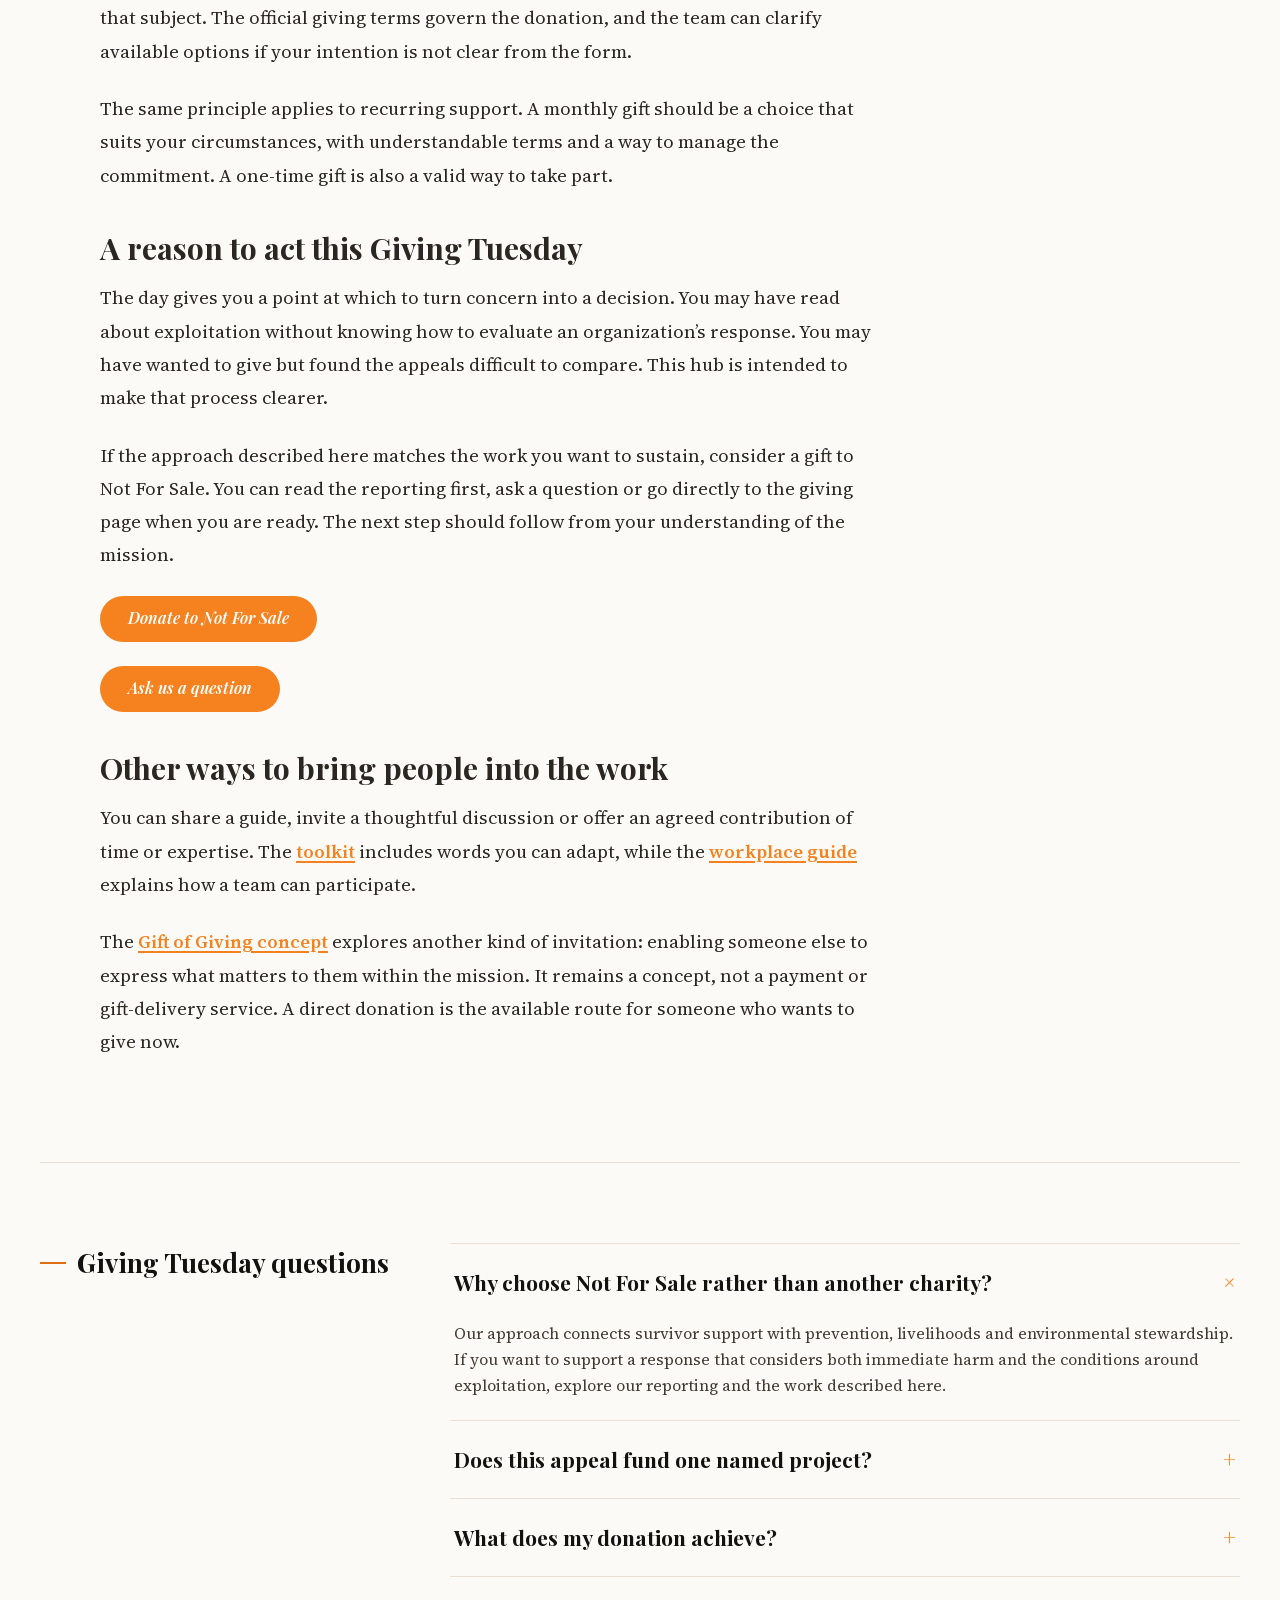
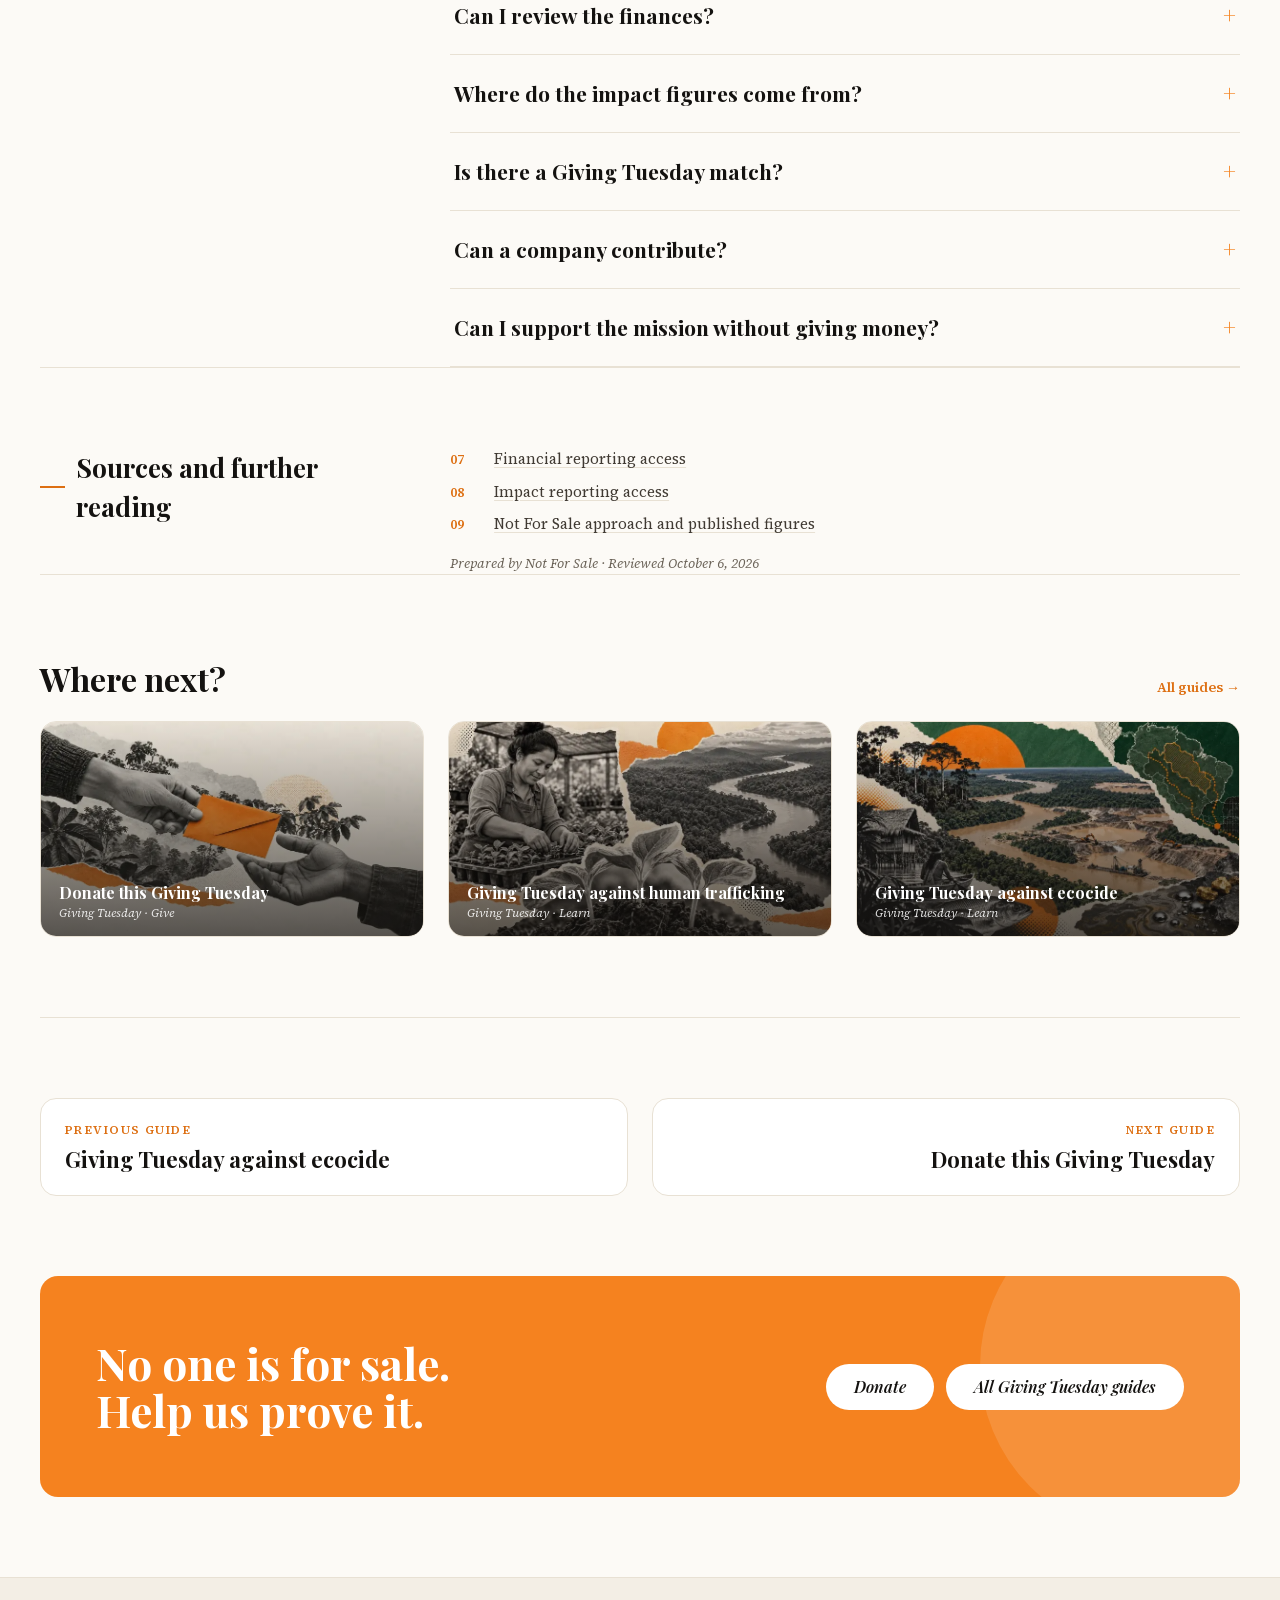
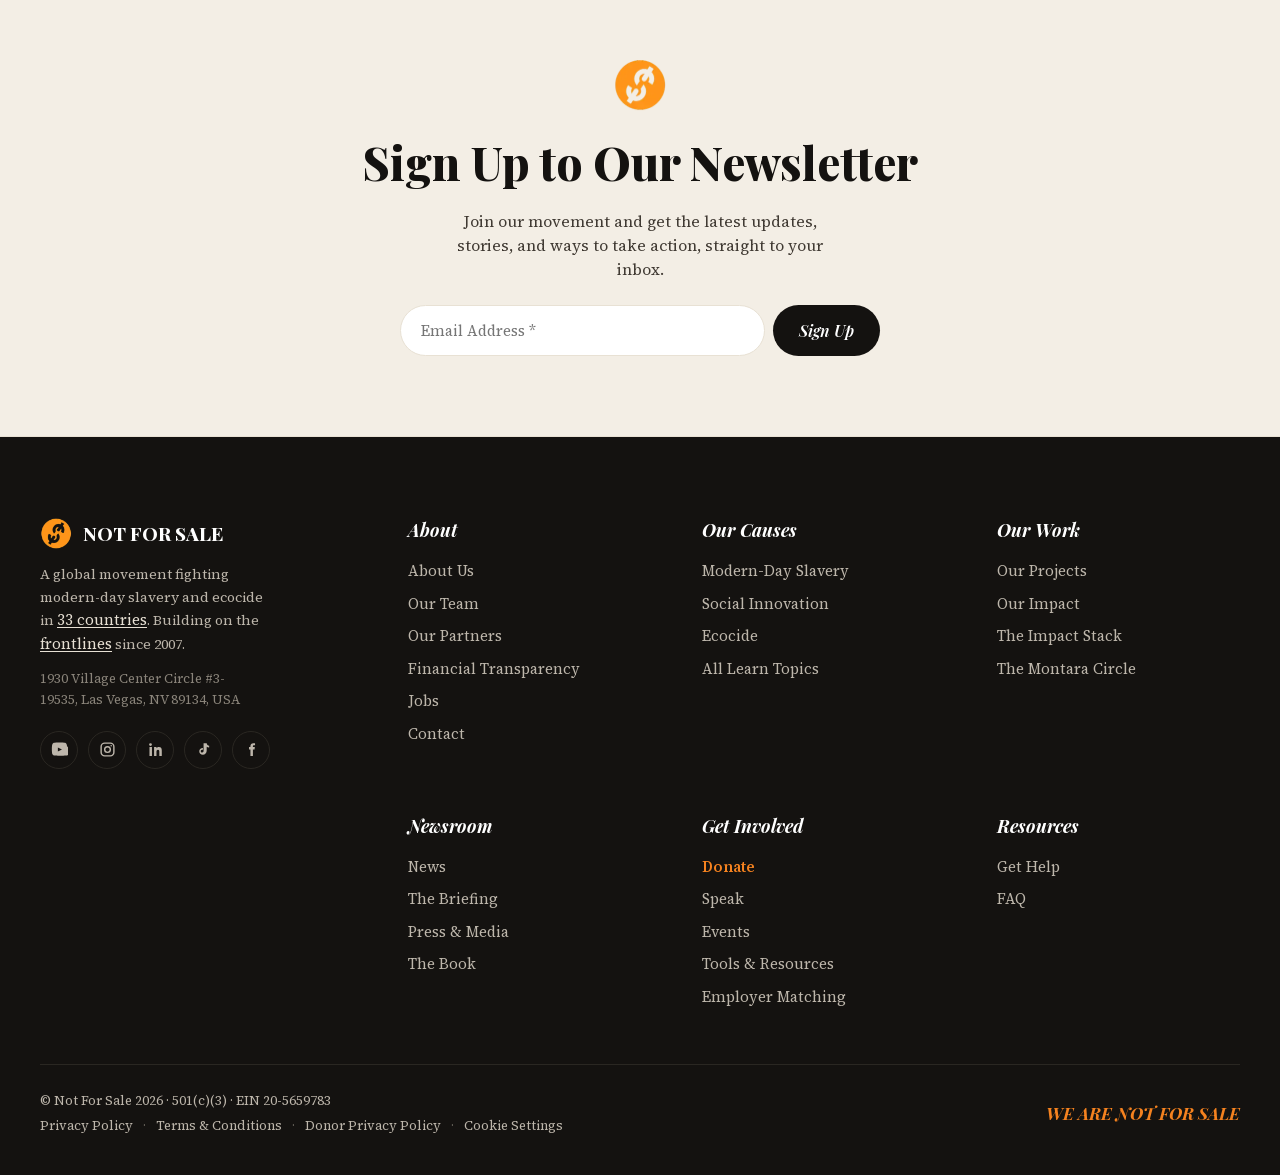
<file: not-for-sale/index.html>
<!doctype html>
<html lang="en">
<head>
<meta charset="utf-8">
<meta name="viewport" content="width=device-width, initial-scale=1">
<title>Why Give to Not For Sale This Giving Tuesday | Not For Sale</title>
<meta name="description" content="Explore Not For Sale’s approach to human trafficking, ecocide and social innovation, with a clear case for support and links to its reporting.">
<meta name="robots" content="noindex, nofollow">
<link rel="icon" href="../assets/img/favicon.png">
<script>(function(d){d.classList.add("js-fade");var w=window,D=document,vh=w.innerHeight||d.clientHeight,at=0,ok=false,dcl=false,raf=w.requestAnimationFrame||function(f){return setTimeout(f,16);};function show(){var a=D.querySelectorAll(".fade:not(.in)"),i,r;for(i=0;i!==a.length;i++){r=a[i].getBoundingClientRect();if(vh>r.top&&r.bottom>0){a[i].classList.add("in","fade-now");}}}function css(){if(!D.body){return false;}var l=D.querySelectorAll("link[rel~=stylesheet],link[rel=preload][as=style]"),i;for(i=0;i!==l.length;i++){if(l[i].rel.indexOf("stylesheet")===-1||!l[i].sheet){return false;}}return true;}function step(){if(!ok){if(!at){if(css()){at=Date.now();}}else if(Date.now()-at>1200||!D.fonts||(D.fonts.status==="loaded"&&Date.now()-at>50)){ok=true;}}if(ok){show();}if(!(ok&&dcl)){raf(step);}}raf(step);D.addEventListener("DOMContentLoaded",function(){dcl=true;});w.addEventListener("load",function(){ok=true;dcl=true;show();});setTimeout(function(){if(!w.nfsFadeOn){d.classList.remove("js-fade");}},4000);})(document.documentElement);</script>
<link rel="stylesheet" href="../assets/css/chrome.css?v=a6335540">
<link rel="stylesheet" href="../assets/fonts/fonts.css?v=5a9e098c">
<link rel="stylesheet" href="../assets/css/styles.css?v=89c19858">
<link rel="stylesheet" href="../assets/css/gt.css?v=a6f6572d">
<script src="../assets/js/config.js?v=410d398c" defer></script>
<script src="../assets/js/app.js?v=a1610b65" defer></script>
<script src="../assets/js/gt.js?v=3490eb53" defer></script>
</head>
<body data-page="giving-tuesday">
<div class="wp-site-blocks">
<header class="wp-block-template-part"><a class="skip-link" href="#nfs-main">Skip to content</a><div id="bar"></div><div id="site-header"></div><div id="nfs-main" tabindex="-1"></div></header>
<main class="gt gt-guide">
<div class="postwrap"><header class="posthead">
  <a class="tag cat" href="../"><span class="dot" style="background:#dd6f12"></span>Giving Tuesday</a>
  <h1>Why give to Not For Sale this Giving Tuesday</h1>
  <p class="dek">Explore Not For Sale’s approach to human trafficking, ecocide and social innovation, with a clear case for support and links to its reporting.</p>
  <div class="byline">
    <div class="av gt-av"><img src="../assets/img/favicon.png" alt="Not For Sale" width="27" height="27"></div>
    <div class="byl"><div class="byl-who">By <b>NOT FOR SALE</b></div><div class="byl-dates"><span>Reviewed <time datetime="2026-10-06">October 6, 2026</time></span></div></div>
    <a class="gps" href="https://www.google.com/preferences/source?q=wearenotforsale.org" target="_blank" rel="noopener noreferrer"><svg viewBox="0 0 18 18" xmlns="http://www.w3.org/2000/svg" aria-hidden="true" focusable="false"><path d="M17.64 9.2045C17.64 8.56636 17.5827 7.95272 17.4764 7.36363H9V10.845H13.8436C13.635 11.97 13.0009 12.9231 12.0477 13.5613V15.8195H14.9564C16.6582 14.2527 17.64 11.9454 17.64 9.2045Z" fill="#4285F4"/><path d="M9 18C11.43 18 13.4673 17.1941 14.9564 15.8195L12.0477 13.5613C11.2418 14.1013 10.2109 14.4204 9 14.4204C6.65591 14.4204 4.67182 12.8372 3.96409 10.71H0.957275V13.0418C2.43818 15.9831 5.48182 18 9 18Z" fill="#34A853"/><path d="M3.96409 10.71C3.78409 10.17 3.68182 9.59318 3.68182 9C3.68182 8.40682 3.78409 7.83 3.96409 7.29V4.95818H0.957275C0.347727 6.17318 0 7.54773 0 9C0 10.4523 0.347727 11.8268 0.957275 13.0418L3.96409 10.71Z" fill="#FBBC05"/><path d="M9 3.57955C10.3214 3.57955 11.5077 4.03364 12.4405 4.92545L15.0218 2.34409C13.4632 0.891818 11.4259 0 9 0C5.48182 0 2.43818 2.01682 0.957275 4.95818L3.96409 7.29C4.67182 5.16273 6.65591 3.57955 9 3.57955Z" fill="#EA4335"/></svg><span>Add us as a preferred source</span></a>
  </div>
</header></div>
<div class="wrap"><figure class="gt-cover fade"><div class="postcover"><div class="nfs-cover"><img class="nfs-cover-img" src="../assets/img/not-for-sale-1600.webp" srcset="../assets/img/not-for-sale-800.webp 800w, ../assets/img/not-for-sale-1600.webp 1600w" sizes="(max-width: 860px) 100vw, 1200px" alt="Editorial collage connecting dignified work with a river and living forest." decoding="async" fetchpriority="high" loading="eager"></div></div><figcaption class="gt-cap">Editorial illustration</figcaption></figure></div>
<div class="wrap ex" id="exRoot" style="--accent:#dd6f12">
  <div class="ex-answer fade"><div class="lab">The short answer</div><p>A life beyond exploitation needs somewhere to develop. Work must offer a way to earn a living without coercion. Support must respect the person receiving it. The surrounding economy and environment must give people more possibilities than another harmful arrangement.</p><p>This is the question behind Not For Sale’s Giving Tuesday appeal: how do we help make those possibilities real? We invite support for a mission that addresses human trafficking and ecocide together, with attention to prevention, people affected by exploitation and social innovation. Here you can explore our approach, read our reporting and decide how you would like to take part.</p></div>

  <div class="postlayout gt-body">
    <div class="post-main">
      <details class="gt-toc-m"><summary>In this guide <span>11 sections</span></summary><nav aria-label="In this guide"><a href="#the-mission-you-would-be-supporting">The mission you would be supporting</a><a href="#why-the-response-must-extend-beyond-a-single-moment">Why the response must extend beyond a single moment</a><a href="#what-social-innovation-means-in-this-mission">What social innovation means in this mission</a><a href="#why-ecocide-belongs-alongside-human-trafficking">Why ecocide belongs alongside human trafficking</a><a href="#what-our-published-figures-say">What our published figures say</a><a href="#how-to-examine-the-case-for-support">How to examine the case for support</a><a href="#why-general-support-can-be-a-considered-choice">Why general support can be a considered choice</a><a href="#a-reason-to-act-this-giving-tuesday">A reason to act this Giving Tuesday</a><a href="#other-ways-to-bring-people-into-the-work">Other ways to bring people into the work</a><a href="#questions">Questions</a><a href="#sources">Sources</a></nav></details>
      <div class="article gt-prose"><section id="the-mission-you-would-be-supporting" class="gt-sec"><h2>The mission you would be supporting</h2><p>We connect support for survivors with prevention, environmental stewardship and social enterprise. Our approach seeks to create safer livelihoods and address the conditions that allow exploitation to continue. <sup class="cite"><a href="#source-S09" aria-label="Source 09">09</a></sup></p><p>This Giving Tuesday, we are asking you to support that wider mission. You may come to this work through concern about trafficking or through concern for the environment. Our approach brings those concerns together around people’s ability to build a life free from exploitation.</p><p>The underlying question remains practical. What makes a person less dependent on an exploitative situation? What support is available after harm? What economic activity can sustain people without destroying the places they depend on? Those questions require an account of the work, not only an account of the problem.</p></section><section id="why-the-response-must-extend-beyond-a-single-moment" class="gt-sec"><h2>Why the response must extend beyond a single moment</h2><p>An intervention can be an important event, but a fundraising story that stops there leaves the reader without an account of what follows. A donor should be able to ask how people make decisions about support, how the organization understands a safer future and what responsibilities continue over time.</p><p>Our case for support asks you to take that longer view. Giving Tuesday is a date when many people decide to act; it is not the date on which the need for support ends. The work described by a charity should remain coherent after the campaign banner comes down.</p><p>This also changes how we talk about impact. We do not need to imply that a donor becomes the author of another person’s recovery. The contribution is to sustain an organization’s work and the conditions in which people can exercise their own agency.</p></section><section id="what-social-innovation-means-in-this-mission" class="gt-sec"><h2>What social innovation means in this mission</h2><p>Social innovation can sound abstract until it is connected to a real question. In this context, the question is how an economic activity, business model or tool can help address an exploitative condition. The label is not the evidence. The evidence lies in what changes, who benefits and whether the model can continue to serve its purpose.</p><p>When reading about this part of the mission, ask what need the initiative addresses and how people participate. An enterprise should be assessed through its actual role rather than through the assumption that being a business makes it sustainable or being charitable makes it ineffective. The useful comparison concerns the work and the evidence available.</p><p>This is why our Giving Tuesday invitation is broader than a single emergency image. It asks for attention to the systems in which people live and work, as well as the response when exploitation has already occurred.</p></section><section id="why-ecocide-belongs-alongside-human-trafficking" class="gt-sec"><h2>Why ecocide belongs alongside human trafficking</h2><p>Environmental harm can intersect with exploitation through particular activities and through the conditions around livelihoods. The connection is not universal, and it should not be claimed without evidence. It is nevertheless important enough to examine when an organization works on both issues.</p><p>Our <a href="../human-trafficking/">human trafficking guide</a> explains the definitions and the response donors can assess. Our <a href="../ecocide/">ecocide guide</a> examines environmental claims, community participation and the relationship with livelihoods. Read them together if you want to understand why the mission addresses people and the natural world within the same appeal.</p><p>The aim is to give you enough context to assess the approach, without requiring you to become an expert before making a considered decision.</p></section><section id="what-our-published-figures-say" class="gt-sec"><h2>What our published figures say</h2><p>In our published account of 2025, we reported supporting 9,908 people: 6,342 survivors and 3,566 people reached through prevention. These figures describe the reach of that year’s work. <sup class="cite"><a href="#source-S09" aria-label="Source 09">09</a></sup></p><p>Behind these totals are different forms of support and different circumstances. To understand the work more fully, read the reporting alongside the headline figures, including the period covered and how activities are defined.</p><p>You can explore the <a href="https://wearenotforsale.org/impact/">impact reporting page</a> and <a href="https://wearenotforsale.org/financial-transparency/">financial transparency page</a>. Some reports are accessed through a request form. If you need a particular document or explanation, <a href="https://wearenotforsale.org/contact/">contact the team</a>. <sup class="cite"><a href="#source-S07" aria-label="Source 07">07</a>, <a href="#source-S08" aria-label="Source 08">08</a></sup></p></section><section id="how-to-examine-the-case-for-support" class="gt-sec"><h2>How to examine the case for support</h2><div class="gt-table" role="region" aria-label="Table: Question / Where to begin" tabindex="0"><table><thead><tr><th scope="col">Question</th><th scope="col">Where to begin</th></tr></thead><tbody><tr><td data-label="Question">What does the organization do</td><td data-label="Where to begin">The mission and approach on the About page</td></tr><tr><td data-label="Question">How are results described</td><td data-label="Where to begin">Impact reporting and the period attached to each figure</td></tr><tr><td data-label="Question">How are finances reported</td><td data-label="Where to begin">Financial transparency information</td></tr><tr><td data-label="Question">What will this gift support</td><td data-label="Where to begin">The purpose and options in the actual donation service</td></tr><tr><td data-label="Question">What if I need more detail</td><td data-label="Where to begin">The official contact route</td></tr></tbody></table></div><p>Your questions matter. Understanding the work and how it is reported is part of choosing an organization you want to support.</p></section><section id="why-general-support-can-be-a-considered-choice" class="gt-sec"><h2>Why general support can be a considered choice</h2><p>A donor may choose to support the overall mission because they want the organization to apply its judgment across the work. That choice should still be informed. General support is not a substitute for a clear mission, financial responsibility or reporting.</p><p>If you prefer a specific restriction, discuss it before giving. A page about trafficking or ecocide does not by itself create an agreement that every gift through it is reserved for that subject. The official giving terms govern the donation, and the team can clarify available options if your intention is not clear from the form.</p><p>The same principle applies to recurring support. A monthly gift should be a choice that suits your circumstances, with understandable terms and a way to manage the commitment. A one-time gift is also a valid way to take part.</p></section><section id="a-reason-to-act-this-giving-tuesday" class="gt-sec"><h2>A reason to act this Giving Tuesday</h2><p>The day gives you a point at which to turn concern into a decision. You may have read about exploitation without knowing how to evaluate an organization’s response. You may have wanted to give but found the appeals difficult to compare. This hub is intended to make that process clearer.</p><p>If the approach described here matches the work you want to sustain, consider a gift to Not For Sale. You can read the reporting first, ask a question or go directly to the giving page when you are ready. The next step should follow from your understanding of the mission.</p><p class="gt-act"><a class="btn btn-orange" href="?campaign=770665">Donate to Not For Sale</a></p><p class="gt-act"><a class="btn btn-orange" href="https://wearenotforsale.org/contact/">Ask us a question</a></p></section><section id="other-ways-to-bring-people-into-the-work" class="gt-sec"><h2>Other ways to bring people into the work</h2><p>You can share a guide, invite a thoughtful discussion or offer an agreed contribution of time or expertise. The <a href="../fundraising-toolkit/">toolkit</a> includes words you can adapt, while the <a href="../businesses/">workplace guide</a> explains how a team can participate.</p><p>The <a href="../gift-of-giving/">Gift of Giving concept</a> explores another kind of invitation: enabling someone else to express what matters to them within the mission. It remains a concept, not a payment or gift-delivery service. A direct donation is the available route for someone who wants to give now.</p></section></div>
    </div>
    <aside class="post-side gt-rail">
      <div class="post-toc"><h4>In this guide</h4><nav class="post-toc-nav" aria-label="In this guide"><a href="#the-mission-you-would-be-supporting">The mission you would be supporting</a><a href="#why-the-response-must-extend-beyond-a-single-moment">Why the response must extend beyond a single moment</a><a href="#what-social-innovation-means-in-this-mission">What social innovation means in this mission</a><a href="#why-ecocide-belongs-alongside-human-trafficking">Why ecocide belongs alongside human trafficking</a><a href="#what-our-published-figures-say">What our published figures say</a><a href="#how-to-examine-the-case-for-support">How to examine the case for support</a><a href="#why-general-support-can-be-a-considered-choice">Why general support can be a considered choice</a><a href="#a-reason-to-act-this-giving-tuesday">A reason to act this Giving Tuesday</a><a href="#other-ways-to-bring-people-into-the-work">Other ways to bring people into the work</a><a href="#questions">Questions</a><a href="#sources">Sources</a></nav></div>
      <div class="post-share"><h4>Share</h4><div class="psh-row"><a class="psh" data-share="x" href="#" target="_blank" rel="noopener" aria-label="Share on X"><svg viewBox="0 0 24 24" fill="currentColor" aria-hidden="true"><path d="M18.24 2.25h3.31l-7.23 8.26L23 21.75h-6.66l-5.21-6.82-5.97 6.82H1.85l7.73-8.84L1 2.25h6.83l4.71 6.23 5.7-6.23zm-1.16 17.52h1.83L7.01 4.13H5.04z"/></svg></a><a class="psh" data-share="li" href="#" target="_blank" rel="noopener" aria-label="Share on LinkedIn"><svg viewBox="0 0 24 24" fill="currentColor" aria-hidden="true"><path d="M4.98 3.5A2.5 2.5 0 112.5 1 2.5 2.5 0 014.98 3.5zM.5 8h4V24h-4zm7 0h3.83v2.19h.05A4.2 4.2 0 0115.2 7.7c4.1 0 4.86 2.7 4.86 6.2V24h-4v-8.34c0-1.99-.04-4.55-2.77-4.55s-3.19 2.16-3.19 4.4V24h-4z"/></svg></a><a class="psh" data-share="fb" href="#" target="_blank" rel="noopener" aria-label="Share on Facebook"><svg viewBox="0 0 24 24" fill="currentColor" aria-hidden="true"><path d="M22 12a10 10 0 10-11.56 9.88v-6.99H7.9V12h2.54V9.8c0-2.5 1.49-3.89 3.78-3.89 1.09 0 2.24.2 2.24.2v2.46h-1.26c-1.24 0-1.63.77-1.63 1.56V12h2.78l-.44 2.89h-2.34v6.99A10 10 0 0022 12z"/></svg></a><button type="button" class="psh pshcopy" aria-label="Copy link"><svg viewBox="0 0 24 24" fill="none" stroke="currentColor" stroke-width="2" stroke-linecap="round" stroke-linejoin="round" aria-hidden="true"><path d="M10 13a5 5 0 007.07 0l3-3a5 5 0 00-7.07-7.07l-1.72 1.71"/><path d="M14 11a5 5 0 00-7.07 0l-3 3a5 5 0 007.07 7.07l1.71-1.71"/></svg></button></div></div>
      <a class="gt-back" href="../">&lsaquo; All Giving Tuesday guides</a>
    </aside>
  </div>

  <section class="ex-related" id="questions"><div class="ex-block" style="padding-bottom:0;border:none"><div class="label fade">Giving Tuesday questions</div><div class="fade nfs-exfaq"><div class="qa open"><div class="q">Why choose Not For Sale rather than another charity?<span class="ic">+</span></div><div class="a"><p>Our approach connects survivor support with prevention, livelihoods and environmental stewardship. If you want to support a response that considers both immediate harm and the conditions around exploitation, explore our reporting and the work described here.</p></div></div><div class="qa"><div class="q">Does this appeal fund one named project?<span class="ic">+</span></div><div class="a"><p>The appeal presents the broader mission. Check the actual giving service’s purpose and options before payment, particularly if you want a restricted allocation.</p></div></div><div class="qa"><div class="q">What does my donation achieve?<span class="ic">+</span></div><div class="a"><p>Your gift contributes to the work described in the giving option you choose. It joins other support for the mission; the donation page explains the available options.</p></div></div><div class="qa"><div class="q">Can I review the finances?<span class="ic">+</span></div><div class="a"><p>Yes. The financial transparency page provides routes to reports and filings. Ask the team if a document you need is not immediately available. <sup class="cite"><a href="#source-S07" aria-label="Source 07">07</a></sup></p></div></div><div class="qa"><div class="q">Where do the impact figures come from?<span class="ic">+</span></div><div class="a"><p>The 2025 figures above come from Not For Sale’s published About page. Our impact reporting provides a starting point for understanding the work, and you can contact the team with questions about definitions or reporting periods.</p></div></div><div class="qa"><div class="q">Is there a Giving Tuesday match?<span class="ic">+</span></div><div class="a"><p>Giving Tuesday does not automatically make a donation eligible for matching. If you are giving through an employer program or a separately announced offer, check its eligibility, timing and limit.</p></div></div><div class="qa"><div class="q">Can a company contribute?<span class="ic">+</span></div><div class="a"><p>Yes, a company can explore giving or contact the team about a proposed relationship. A formal partnership should be described only once agreed.</p></div></div><div class="qa"><div class="q">Can I support the mission without giving money?<span class="ic">+</span></div><div class="a"><p>You can learn, share accurate information or ask about a useful contribution of skills or time. Roles and arrangements need to be confirmed rather than assumed.</p></div></div></div></div></section>

  <section class="ex-related gt-sources" id="sources"><div class="ex-block" style="padding-bottom:0;border:none"><div class="label fade">Sources and further reading</div>
    <div class="fade"><ol class="gt-srclist"><li id="source-S07"><span class="gt-sn">07</span><a href="https://wearenotforsale.org/financial-transparency/">Financial reporting access</a></li><li id="source-S08"><span class="gt-sn">08</span><a href="https://wearenotforsale.org/impact/">Impact reporting access</a></li><li id="source-S09"><span class="gt-sn">09</span><a href="https://wearenotforsale.org/about/">Not For Sale approach and published figures</a></li></ol><p class="gt-prep">Prepared by Not For Sale · Reviewed October 6, 2026</p></div></div></section>

  <section class="ex-related"><div class="ex-keep-h fade"><span>Where next?</span><a class="ex-viewall" href="../">All guides <span aria-hidden="true">&rarr;</span></a></div>
    <div class="ex-morecards ex-keepgrid fade"><a class="ex-mc" href="../donate/"><div class="nfs-cover"><img class="nfs-cover-img" src="../assets/img/donate-800.webp" srcset="../assets/img/donate-800.webp 800w, ../assets/img/donate-1600.webp 1600w" sizes="(max-width: 680px) 100vw, 400px" alt="" decoding="async" loading="lazy"></div><div class="t">Donate this Giving Tuesday<small>Giving Tuesday · Give</small></div></a><a class="ex-mc" href="../human-trafficking/"><div class="nfs-cover"><img class="nfs-cover-img" src="../assets/img/freedom-800.webp" srcset="../assets/img/freedom-800.webp 800w, ../assets/img/freedom-1600.webp 1600w" sizes="(max-width: 680px) 100vw, 400px" alt="" decoding="async" loading="lazy"></div><div class="t">Giving Tuesday against human trafficking<small>Giving Tuesday · Learn</small></div></a><a class="ex-mc" href="../ecocide/"><div class="nfs-cover"><img class="nfs-cover-img" src="../assets/img/ecocide-800.webp" srcset="../assets/img/ecocide-800.webp 800w, ../assets/img/ecocide-1600.webp 1600w" sizes="(max-width: 680px) 100vw, 400px" alt="" decoding="async" loading="lazy"></div><div class="t">Giving Tuesday against ecocide<small>Giving Tuesday · Learn</small></div></a></div></section>
  <nav class="ex-pager" aria-label="More guides"><a class="ex-pager-link prev" href="../ecocide/"><span class="dir">Previous guide</span><b>Giving Tuesday against ecocide</b></a><a class="ex-pager-link next" href="../donate/"><span class="dir">Next guide</span><b>Donate this Giving Tuesday</b></a></nav>
</div>
<div class="wrap"><div class="ctaband fade"><h2>No one is for sale.<br>Help us prove it.</h2><div class="btns"><a class="btn btn-light" href="?campaign=770665">Donate</a><a class="btn btn-light" href="../">All Giving Tuesday guides</a></div></div></div>
</main>
<footer class="wp-block-template-part"><div id="site-newsletter"></div><div id="site-footer"></div></footer>
</div>
<p class="gt-mock" role="note">Mockup for review<span class="gt-mock-x">. Not the live site.</span></p>
</body>
</html>
</file>
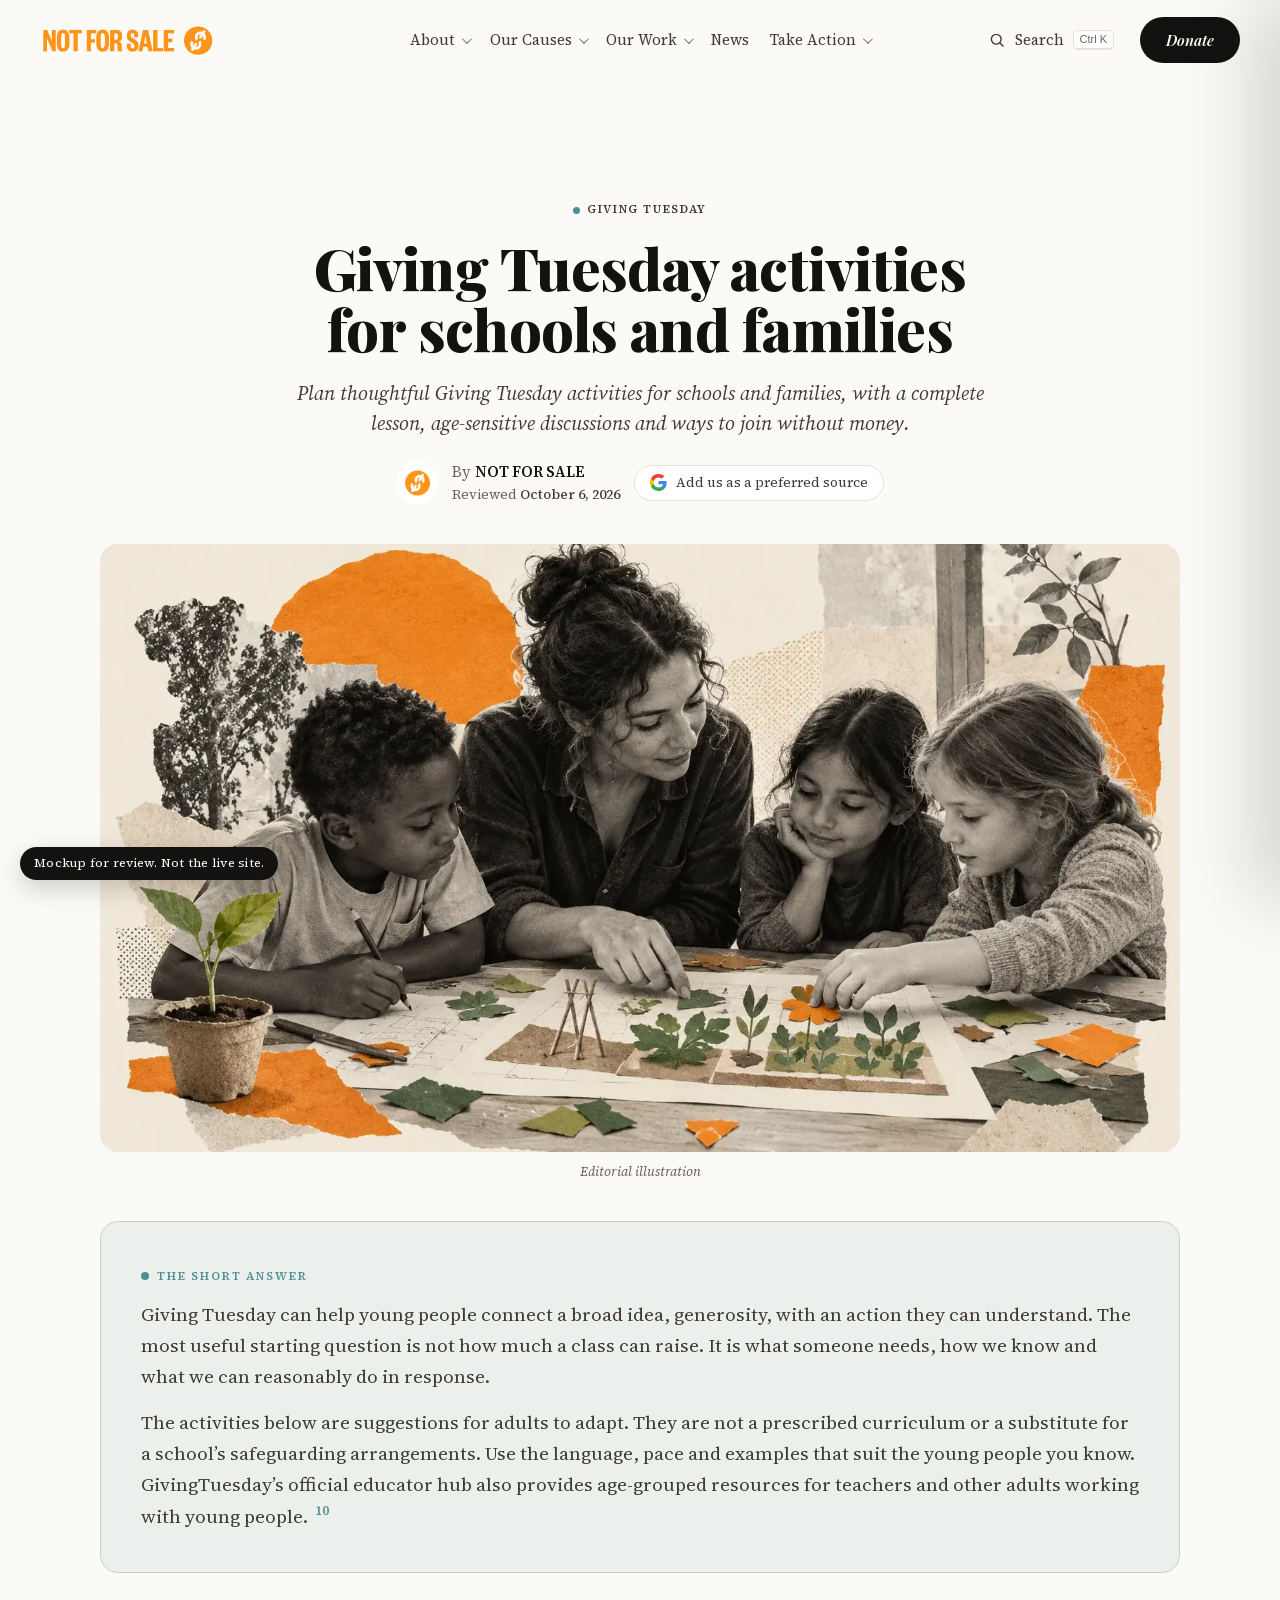
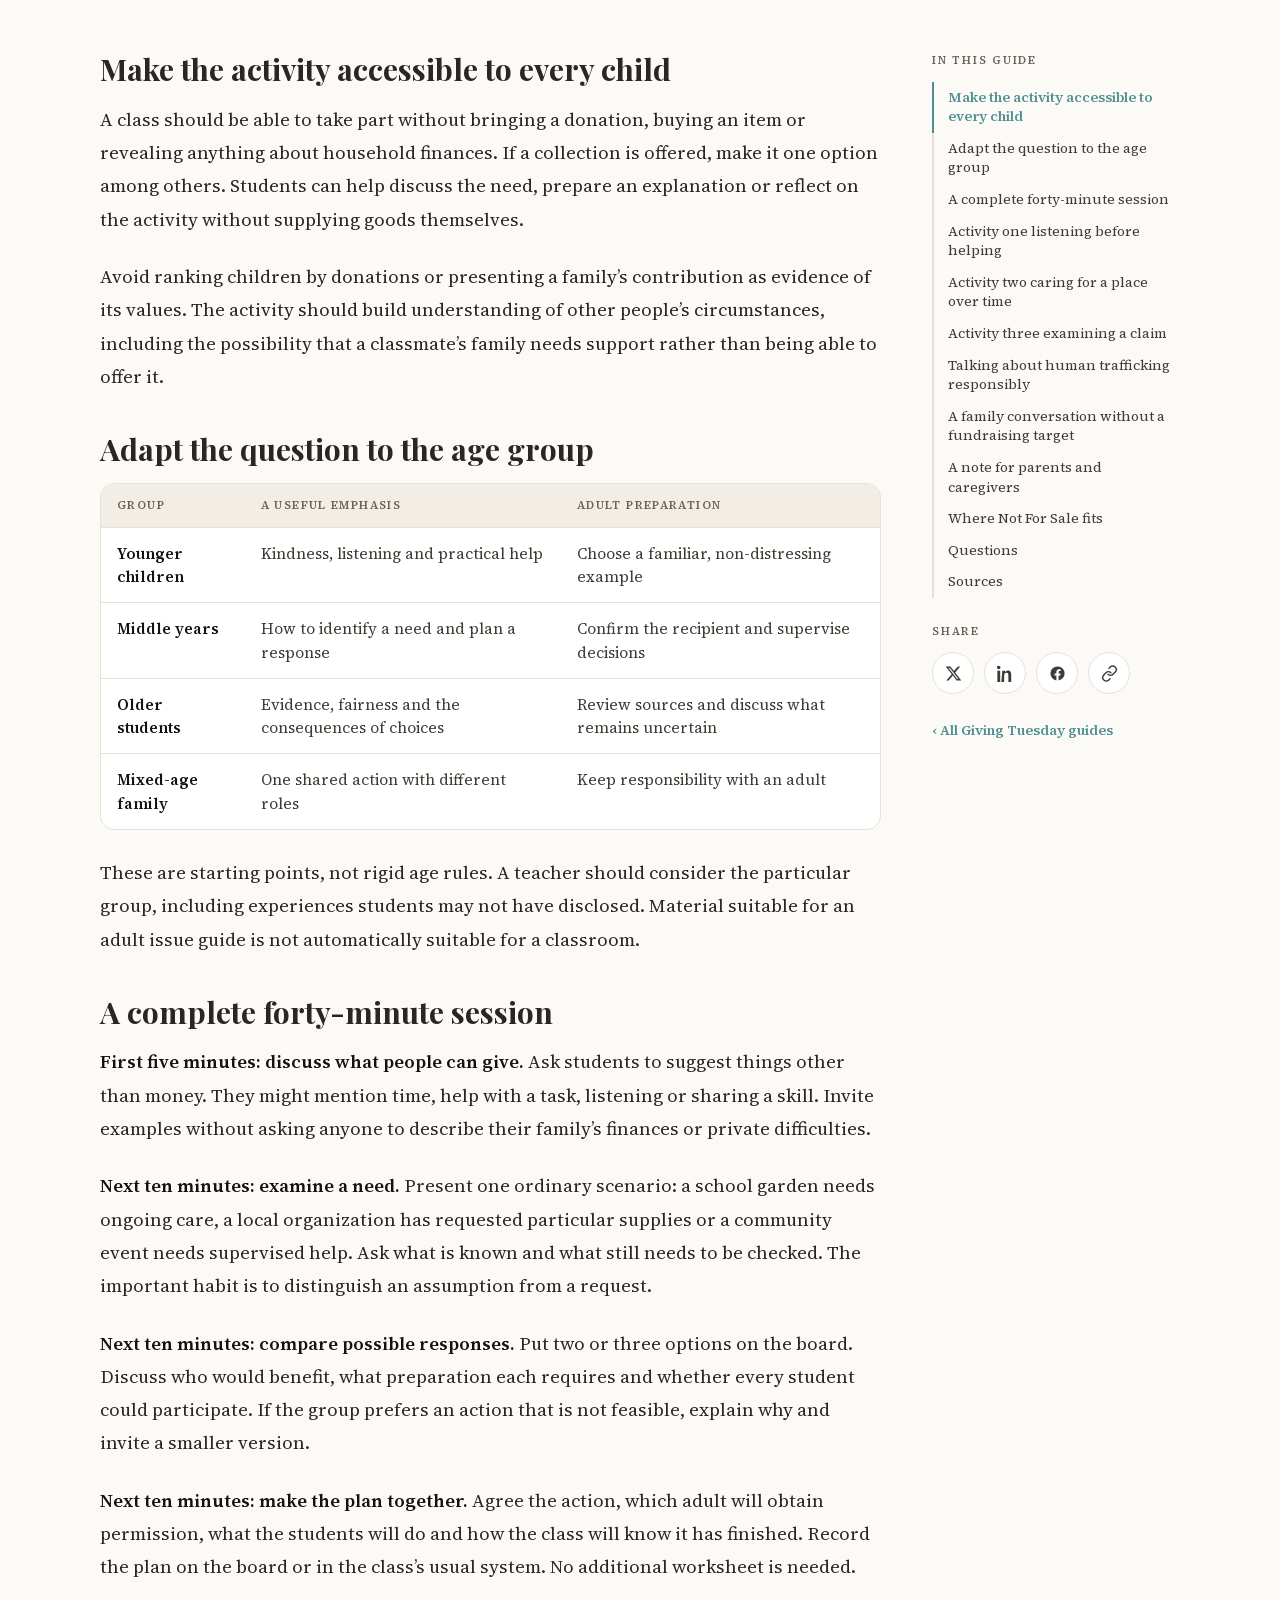
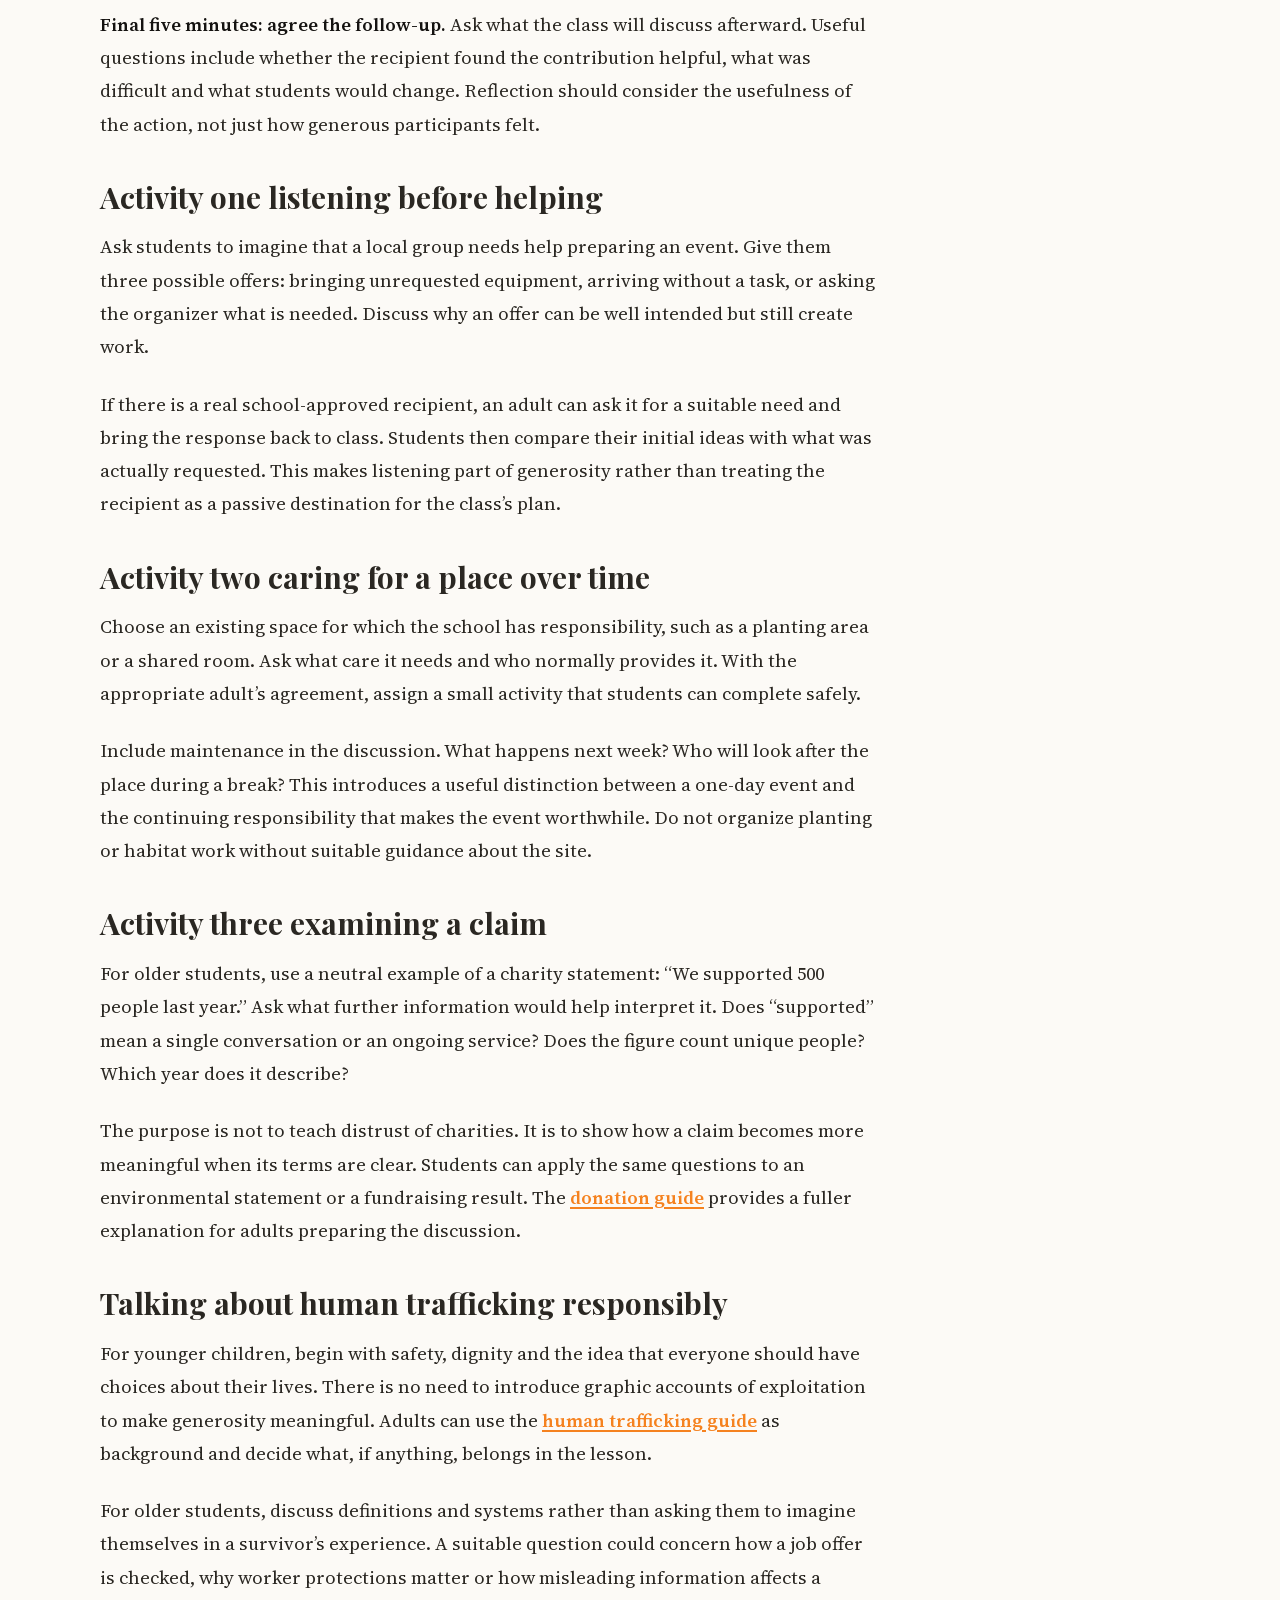
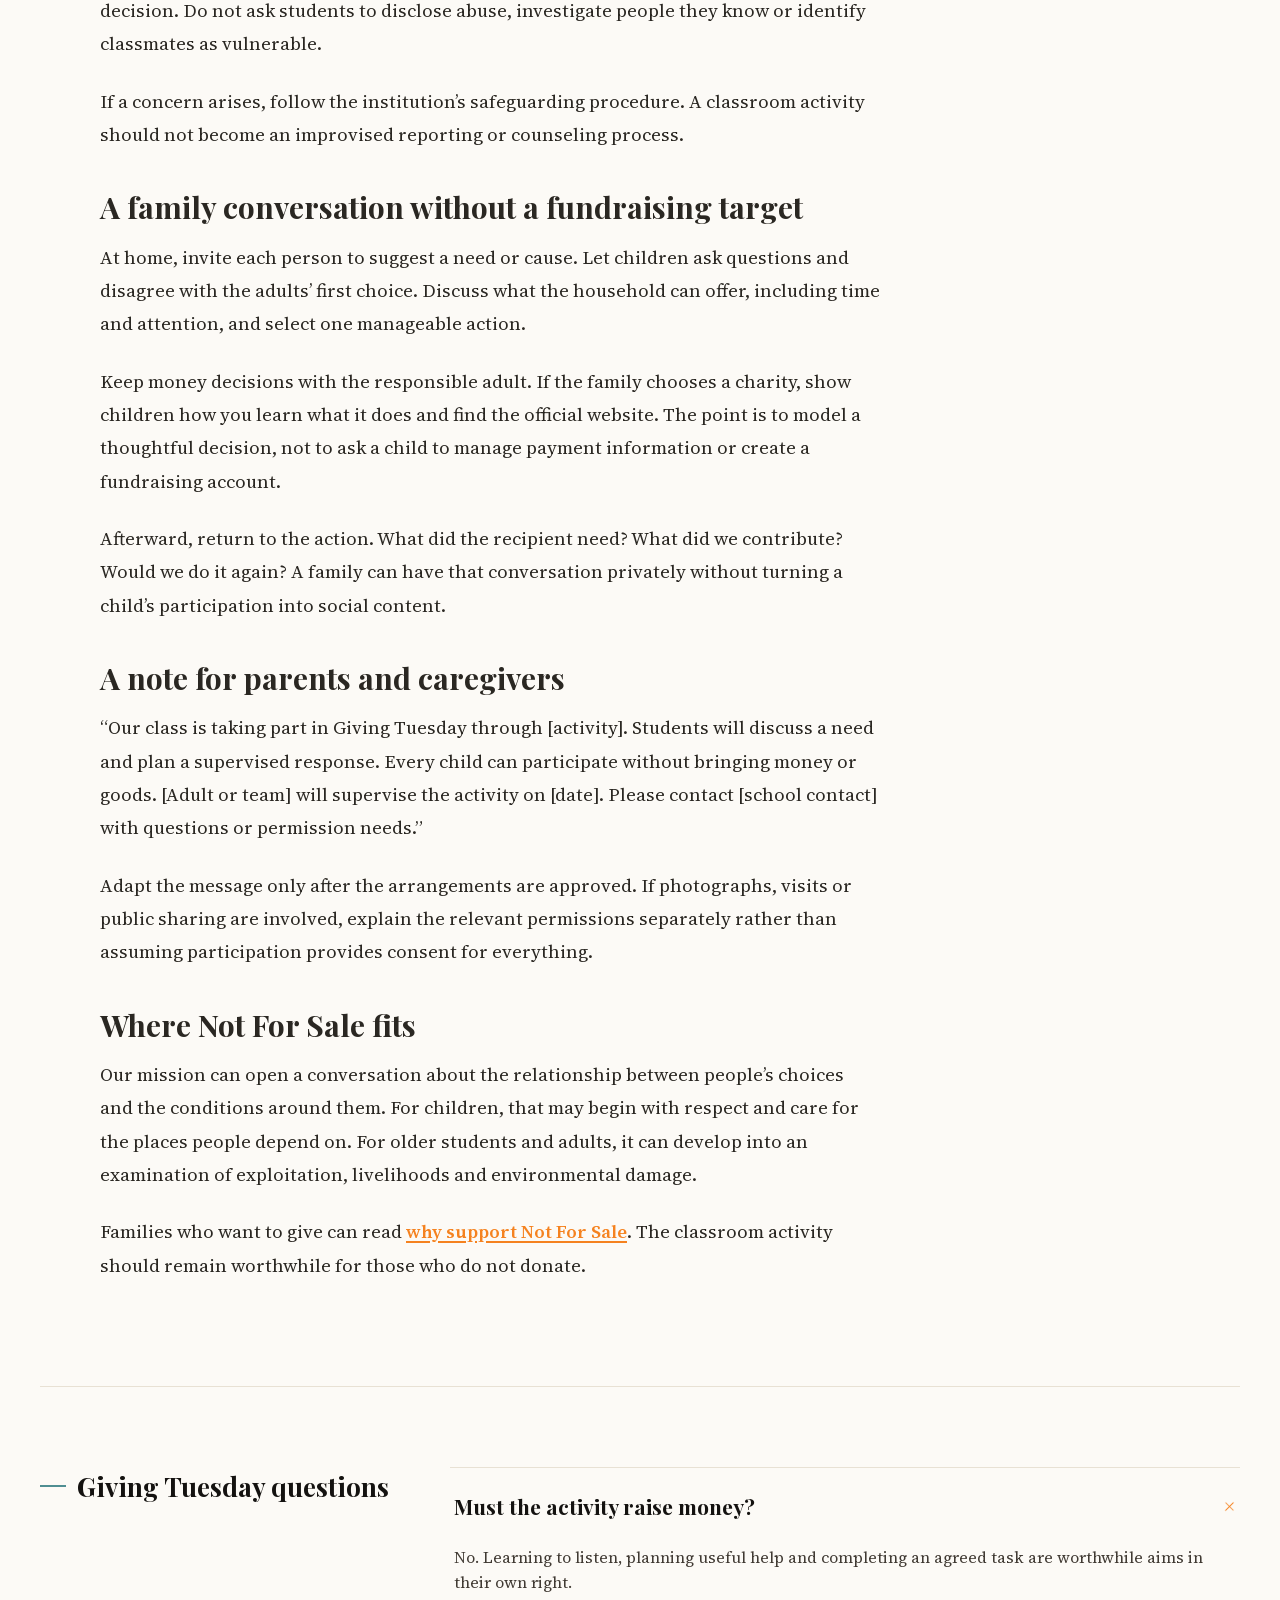
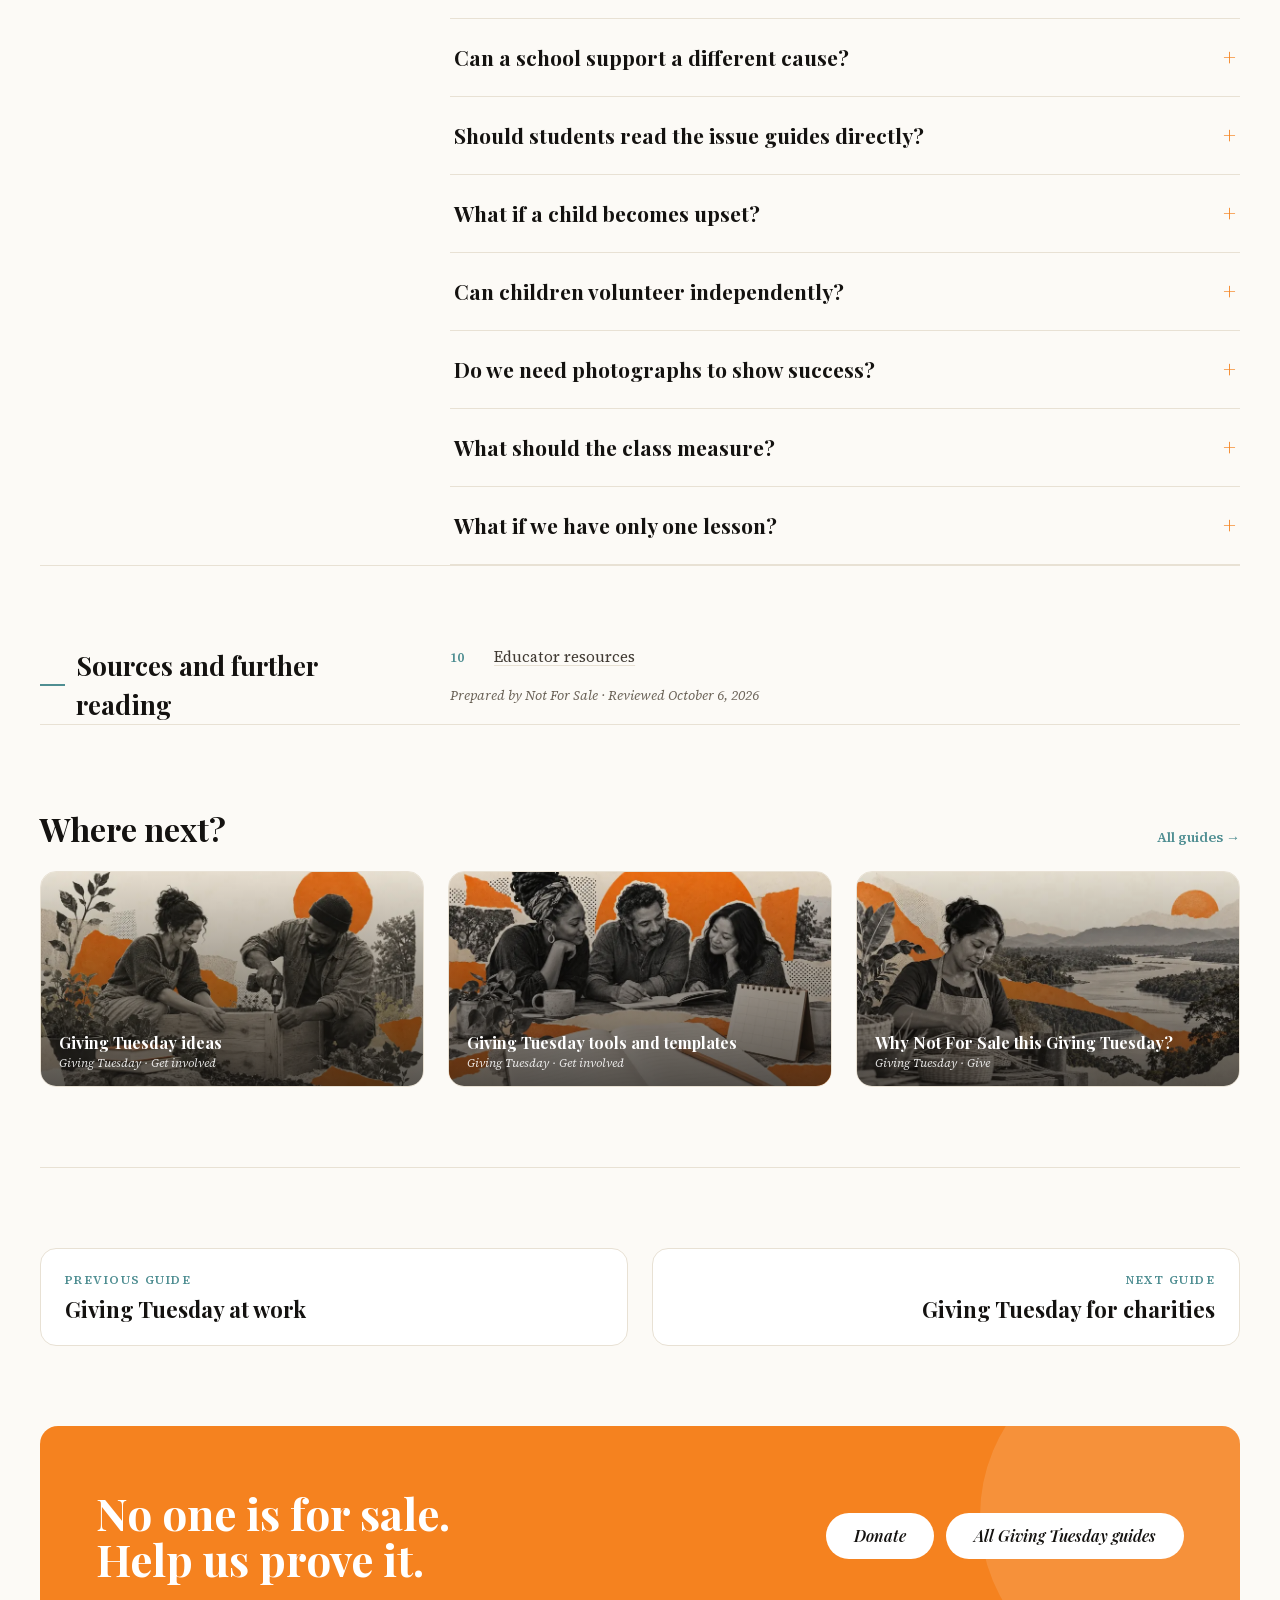
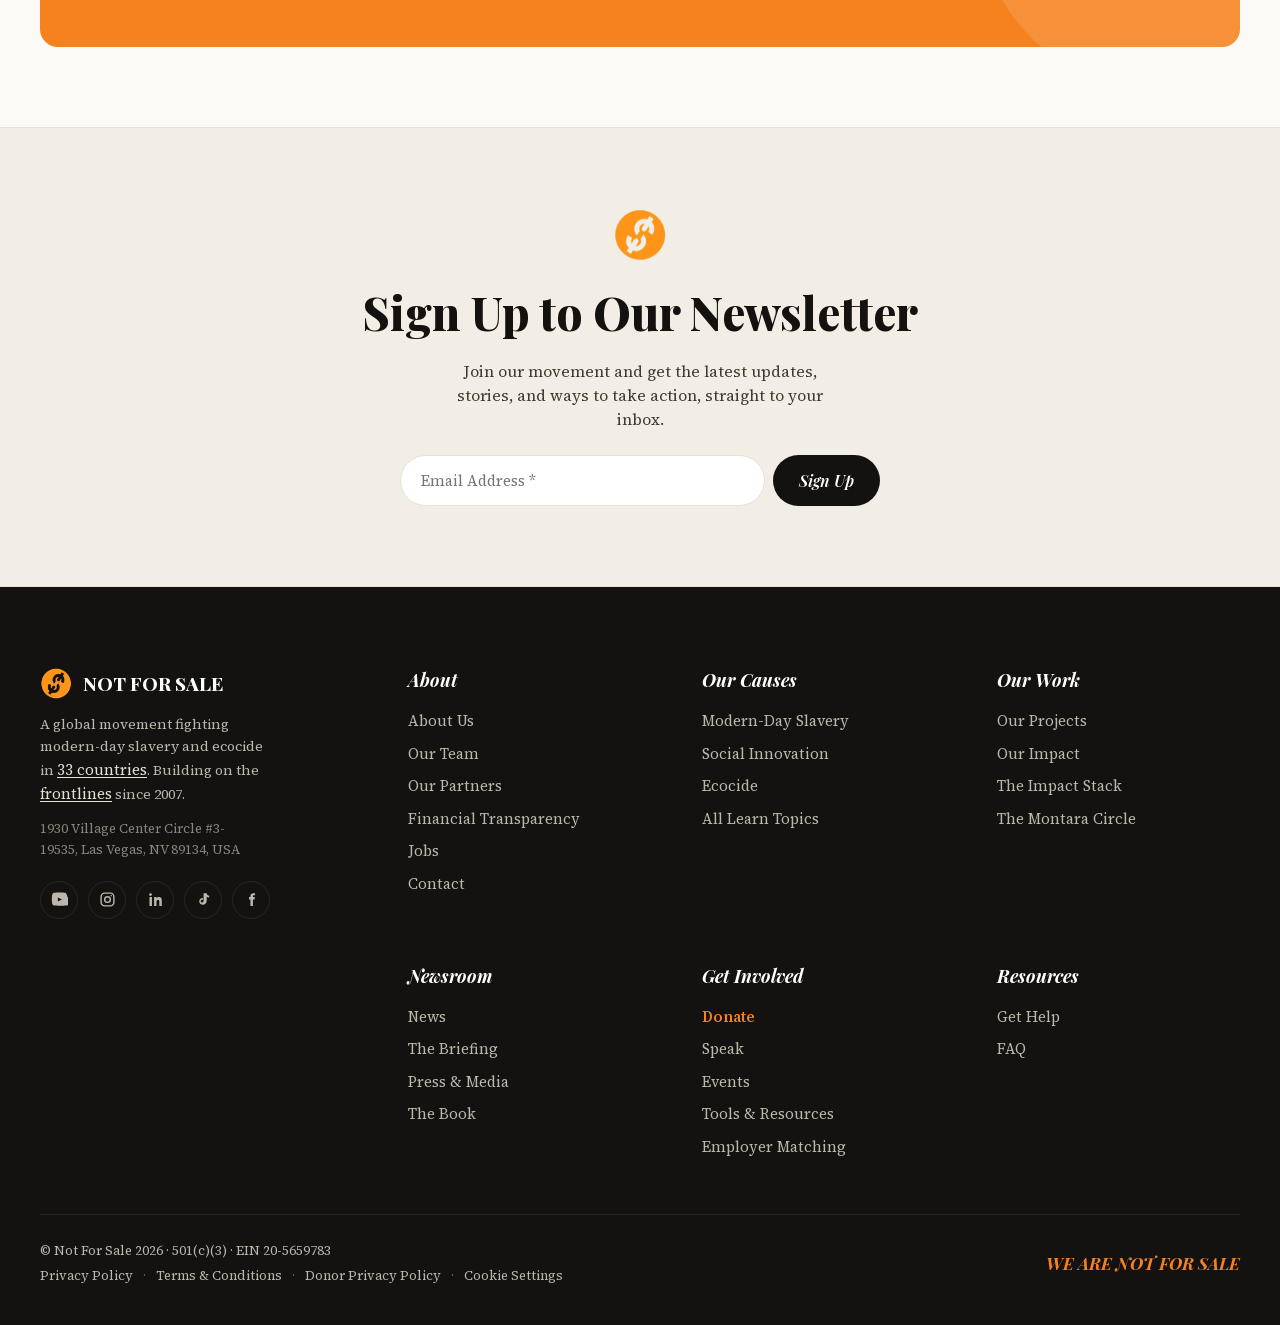
<file: schools/index.html>
<!doctype html>
<html lang="en">
<head>
<meta charset="utf-8">
<meta name="viewport" content="width=device-width, initial-scale=1">
<title>Giving Tuesday Activities for Schools and Families | Not For Sale</title>
<meta name="description" content="Plan thoughtful Giving Tuesday activities for schools and families, with a complete lesson, age-sensitive discussions and ways to join without money.">
<meta name="robots" content="noindex, nofollow">
<link rel="icon" href="../assets/img/favicon.png">
<script>(function(d){d.classList.add("js-fade");var w=window,D=document,vh=w.innerHeight||d.clientHeight,at=0,ok=false,dcl=false,raf=w.requestAnimationFrame||function(f){return setTimeout(f,16);};function show(){var a=D.querySelectorAll(".fade:not(.in)"),i,r;for(i=0;i!==a.length;i++){r=a[i].getBoundingClientRect();if(vh>r.top&&r.bottom>0){a[i].classList.add("in","fade-now");}}}function css(){if(!D.body){return false;}var l=D.querySelectorAll("link[rel~=stylesheet],link[rel=preload][as=style]"),i;for(i=0;i!==l.length;i++){if(l[i].rel.indexOf("stylesheet")===-1||!l[i].sheet){return false;}}return true;}function step(){if(!ok){if(!at){if(css()){at=Date.now();}}else if(Date.now()-at>1200||!D.fonts||(D.fonts.status==="loaded"&&Date.now()-at>50)){ok=true;}}if(ok){show();}if(!(ok&&dcl)){raf(step);}}raf(step);D.addEventListener("DOMContentLoaded",function(){dcl=true;});w.addEventListener("load",function(){ok=true;dcl=true;show();});setTimeout(function(){if(!w.nfsFadeOn){d.classList.remove("js-fade");}},4000);})(document.documentElement);</script>
<link rel="stylesheet" href="../assets/css/chrome.css?v=a6335540">
<link rel="stylesheet" href="../assets/fonts/fonts.css?v=5a9e098c">
<link rel="stylesheet" href="../assets/css/styles.css?v=89c19858">
<link rel="stylesheet" href="../assets/css/gt.css?v=a6f6572d">
<script src="../assets/js/config.js?v=410d398c" defer></script>
<script src="../assets/js/app.js?v=a1610b65" defer></script>
<script src="../assets/js/gt.js?v=3490eb53" defer></script>
</head>
<body data-page="giving-tuesday">
<div class="wp-site-blocks">
<header class="wp-block-template-part"><a class="skip-link" href="#nfs-main">Skip to content</a><div id="bar"></div><div id="site-header"></div><div id="nfs-main" tabindex="-1"></div></header>
<main class="gt gt-guide">
<div class="postwrap"><header class="posthead">
  <a class="tag cat" href="../"><span class="dot" style="background:#4f8e92"></span>Giving Tuesday</a>
  <h1>Giving Tuesday activities for schools and families</h1>
  <p class="dek">Plan thoughtful Giving Tuesday activities for schools and families, with a complete lesson, age-sensitive discussions and ways to join without money.</p>
  <div class="byline">
    <div class="av gt-av"><img src="../assets/img/favicon.png" alt="Not For Sale" width="27" height="27"></div>
    <div class="byl"><div class="byl-who">By <b>NOT FOR SALE</b></div><div class="byl-dates"><span>Reviewed <time datetime="2026-10-06">October 6, 2026</time></span></div></div>
    <a class="gps" href="https://www.google.com/preferences/source?q=wearenotforsale.org" target="_blank" rel="noopener noreferrer"><svg viewBox="0 0 18 18" xmlns="http://www.w3.org/2000/svg" aria-hidden="true" focusable="false"><path d="M17.64 9.2045C17.64 8.56636 17.5827 7.95272 17.4764 7.36363H9V10.845H13.8436C13.635 11.97 13.0009 12.9231 12.0477 13.5613V15.8195H14.9564C16.6582 14.2527 17.64 11.9454 17.64 9.2045Z" fill="#4285F4"/><path d="M9 18C11.43 18 13.4673 17.1941 14.9564 15.8195L12.0477 13.5613C11.2418 14.1013 10.2109 14.4204 9 14.4204C6.65591 14.4204 4.67182 12.8372 3.96409 10.71H0.957275V13.0418C2.43818 15.9831 5.48182 18 9 18Z" fill="#34A853"/><path d="M3.96409 10.71C3.78409 10.17 3.68182 9.59318 3.68182 9C3.68182 8.40682 3.78409 7.83 3.96409 7.29V4.95818H0.957275C0.347727 6.17318 0 7.54773 0 9C0 10.4523 0.347727 11.8268 0.957275 13.0418L3.96409 10.71Z" fill="#FBBC05"/><path d="M9 3.57955C10.3214 3.57955 11.5077 4.03364 12.4405 4.92545L15.0218 2.34409C13.4632 0.891818 11.4259 0 9 0C5.48182 0 2.43818 2.01682 0.957275 4.95818L3.96409 7.29C4.67182 5.16273 6.65591 3.57955 9 3.57955Z" fill="#EA4335"/></svg><span>Add us as a preferred source</span></a>
  </div>
</header></div>
<div class="wrap"><figure class="gt-cover fade"><div class="postcover"><div class="nfs-cover"><img class="nfs-cover-img" src="../assets/img/schools-1600.webp" srcset="../assets/img/schools-800.webp 800w, ../assets/img/schools-1600.webp 1600w" sizes="(max-width: 860px) 100vw, 1200px" alt="Editorial collage of a teacher and children planning a classroom garden." decoding="async" fetchpriority="high" loading="eager"></div></div><figcaption class="gt-cap">Editorial illustration</figcaption></figure></div>
<div class="wrap ex" id="exRoot" style="--accent:#4f8e92">
  <div class="ex-answer fade"><div class="lab">The short answer</div><p>Giving Tuesday can help young people connect a broad idea, generosity, with an action they can understand. The most useful starting question is not how much a class can raise. It is what someone needs, how we know and what we can reasonably do in response.</p><p>The activities below are suggestions for adults to adapt. They are not a prescribed curriculum or a substitute for a school’s safeguarding arrangements. Use the language, pace and examples that suit the young people you know. GivingTuesday’s official educator hub also provides age-grouped resources for teachers and other adults working with young people. <sup class="cite"><a href="#source-S10" aria-label="Source 10">10</a></sup></p></div>

  <div class="postlayout gt-body">
    <div class="post-main">
      <details class="gt-toc-m"><summary>In this guide <span>12 sections</span></summary><nav aria-label="In this guide"><a href="#make-the-activity-accessible-to-every-child">Make the activity accessible to every child</a><a href="#adapt-the-question-to-the-age-group">Adapt the question to the age group</a><a href="#a-complete-forty-minute-session">A complete forty-minute session</a><a href="#activity-one-listening-before-helping">Activity one listening before helping</a><a href="#activity-two-caring-for-a-place-over-time">Activity two caring for a place over time</a><a href="#activity-three-examining-a-claim">Activity three examining a claim</a><a href="#talking-about-human-trafficking-responsibly">Talking about human trafficking responsibly</a><a href="#a-family-conversation-without-a-fundraising-target">A family conversation without a fundraising target</a><a href="#a-note-for-parents-and-caregivers">A note for parents and caregivers</a><a href="#where-not-for-sale-fits">Where Not For Sale fits</a><a href="#questions">Questions</a><a href="#sources">Sources</a></nav></details>
      <div class="article gt-prose"><section id="make-the-activity-accessible-to-every-child" class="gt-sec"><h2>Make the activity accessible to every child</h2><p>A class should be able to take part without bringing a donation, buying an item or revealing anything about household finances. If a collection is offered, make it one option among others. Students can help discuss the need, prepare an explanation or reflect on the activity without supplying goods themselves.</p><p>Avoid ranking children by donations or presenting a family’s contribution as evidence of its values. The activity should build understanding of other people’s circumstances, including the possibility that a classmate’s family needs support rather than being able to offer it.</p></section><section id="adapt-the-question-to-the-age-group" class="gt-sec"><h2>Adapt the question to the age group</h2><div class="gt-table" role="region" aria-label="Table: Group / A useful emphasis / Adult preparation" tabindex="0"><table><thead><tr><th scope="col">Group</th><th scope="col">A useful emphasis</th><th scope="col">Adult preparation</th></tr></thead><tbody><tr><td data-label="Group">Younger children</td><td data-label="A useful emphasis">Kindness, listening and practical help</td><td data-label="Adult preparation">Choose a familiar, non-distressing example</td></tr><tr><td data-label="Group">Middle years</td><td data-label="A useful emphasis">How to identify a need and plan a response</td><td data-label="Adult preparation">Confirm the recipient and supervise decisions</td></tr><tr><td data-label="Group">Older students</td><td data-label="A useful emphasis">Evidence, fairness and the consequences of choices</td><td data-label="Adult preparation">Review sources and discuss what remains uncertain</td></tr><tr><td data-label="Group">Mixed-age family</td><td data-label="A useful emphasis">One shared action with different roles</td><td data-label="Adult preparation">Keep responsibility with an adult</td></tr></tbody></table></div><p>These are starting points, not rigid age rules. A teacher should consider the particular group, including experiences students may not have disclosed. Material suitable for an adult issue guide is not automatically suitable for a classroom.</p></section><section id="a-complete-forty-minute-session" class="gt-sec"><h2>A complete forty-minute session</h2><p><strong>First five minutes: discuss what people can give.</strong> Ask students to suggest things other than money. They might mention time, help with a task, listening or sharing a skill. Invite examples without asking anyone to describe their family’s finances or private difficulties.</p><p><strong>Next ten minutes: examine a need.</strong> Present one ordinary scenario: a school garden needs ongoing care, a local organization has requested particular supplies or a community event needs supervised help. Ask what is known and what still needs to be checked. The important habit is to distinguish an assumption from a request.</p><p><strong>Next ten minutes: compare possible responses.</strong> Put two or three options on the board. Discuss who would benefit, what preparation each requires and whether every student could participate. If the group prefers an action that is not feasible, explain why and invite a smaller version.</p><p><strong>Next ten minutes: make the plan together.</strong> Agree the action, which adult will obtain permission, what the students will do and how the class will know it has finished. Record the plan on the board or in the class’s usual system. No additional worksheet is needed.</p><p><strong>Final five minutes: agree the follow-up.</strong> Ask what the class will discuss afterward. Useful questions include whether the recipient found the contribution helpful, what was difficult and what students would change. Reflection should consider the usefulness of the action, not just how generous participants felt.</p></section><section id="activity-one-listening-before-helping" class="gt-sec"><h2>Activity one listening before helping</h2><p>Ask students to imagine that a local group needs help preparing an event. Give them three possible offers: bringing unrequested equipment, arriving without a task, or asking the organizer what is needed. Discuss why an offer can be well intended but still create work.</p><p>If there is a real school-approved recipient, an adult can ask it for a suitable need and bring the response back to class. Students then compare their initial ideas with what was actually requested. This makes listening part of generosity rather than treating the recipient as a passive destination for the class’s plan.</p></section><section id="activity-two-caring-for-a-place-over-time" class="gt-sec"><h2>Activity two caring for a place over time</h2><p>Choose an existing space for which the school has responsibility, such as a planting area or a shared room. Ask what care it needs and who normally provides it. With the appropriate adult’s agreement, assign a small activity that students can complete safely.</p><p>Include maintenance in the discussion. What happens next week? Who will look after the place during a break? This introduces a useful distinction between a one-day event and the continuing responsibility that makes the event worthwhile. Do not organize planting or habitat work without suitable guidance about the site.</p></section><section id="activity-three-examining-a-claim" class="gt-sec"><h2>Activity three examining a claim</h2><p>For older students, use a neutral example of a charity statement: “We supported 500 people last year.” Ask what further information would help interpret it. Does “supported” mean a single conversation or an ongoing service? Does the figure count unique people? Which year does it describe?</p><p>The purpose is not to teach distrust of charities. It is to show how a claim becomes more meaningful when its terms are clear. Students can apply the same questions to an environmental statement or a fundraising result. The <a href="../where-to-donate/">donation guide</a> provides a fuller explanation for adults preparing the discussion.</p></section><section id="talking-about-human-trafficking-responsibly" class="gt-sec"><h2>Talking about human trafficking responsibly</h2><p>For younger children, begin with safety, dignity and the idea that everyone should have choices about their lives. There is no need to introduce graphic accounts of exploitation to make generosity meaningful. Adults can use the <a href="../human-trafficking/">human trafficking guide</a> as background and decide what, if anything, belongs in the lesson.</p><p>For older students, discuss definitions and systems rather than asking them to imagine themselves in a survivor’s experience. A suitable question could concern how a job offer is checked, why worker protections matter or how misleading information affects a decision. Do not ask students to disclose abuse, investigate people they know or identify classmates as vulnerable.</p><p>If a concern arises, follow the institution’s safeguarding procedure. A classroom activity should not become an improvised reporting or counseling process.</p></section><section id="a-family-conversation-without-a-fundraising-target" class="gt-sec"><h2>A family conversation without a fundraising target</h2><p>At home, invite each person to suggest a need or cause. Let children ask questions and disagree with the adults’ first choice. Discuss what the household can offer, including time and attention, and select one manageable action.</p><p>Keep money decisions with the responsible adult. If the family chooses a charity, show children how you learn what it does and find the official website. The point is to model a thoughtful decision, not to ask a child to manage payment information or create a fundraising account.</p><p>Afterward, return to the action. What did the recipient need? What did we contribute? Would we do it again? A family can have that conversation privately without turning a child’s participation into social content.</p></section><section id="a-note-for-parents-and-caregivers" class="gt-sec"><h2>A note for parents and caregivers</h2><p>“Our class is taking part in Giving Tuesday through [activity]. Students will discuss a need and plan a supervised response. Every child can participate without bringing money or goods. [Adult or team] will supervise the activity on [date]. Please contact [school contact] with questions or permission needs.”</p><p>Adapt the message only after the arrangements are approved. If photographs, visits or public sharing are involved, explain the relevant permissions separately rather than assuming participation provides consent for everything.</p></section><section id="where-not-for-sale-fits" class="gt-sec"><h2>Where Not For Sale fits</h2><p>Our mission can open a conversation about the relationship between people’s choices and the conditions around them. For children, that may begin with respect and care for the places people depend on. For older students and adults, it can develop into an examination of exploitation, livelihoods and environmental damage.</p><p>Families who want to give can read <a href="../not-for-sale/">why support Not For Sale</a>. The classroom activity should remain worthwhile for those who do not donate.</p></section></div>
    </div>
    <aside class="post-side gt-rail">
      <div class="post-toc"><h4>In this guide</h4><nav class="post-toc-nav" aria-label="In this guide"><a href="#make-the-activity-accessible-to-every-child">Make the activity accessible to every child</a><a href="#adapt-the-question-to-the-age-group">Adapt the question to the age group</a><a href="#a-complete-forty-minute-session">A complete forty-minute session</a><a href="#activity-one-listening-before-helping">Activity one listening before helping</a><a href="#activity-two-caring-for-a-place-over-time">Activity two caring for a place over time</a><a href="#activity-three-examining-a-claim">Activity three examining a claim</a><a href="#talking-about-human-trafficking-responsibly">Talking about human trafficking responsibly</a><a href="#a-family-conversation-without-a-fundraising-target">A family conversation without a fundraising target</a><a href="#a-note-for-parents-and-caregivers">A note for parents and caregivers</a><a href="#where-not-for-sale-fits">Where Not For Sale fits</a><a href="#questions">Questions</a><a href="#sources">Sources</a></nav></div>
      <div class="post-share"><h4>Share</h4><div class="psh-row"><a class="psh" data-share="x" href="#" target="_blank" rel="noopener" aria-label="Share on X"><svg viewBox="0 0 24 24" fill="currentColor" aria-hidden="true"><path d="M18.24 2.25h3.31l-7.23 8.26L23 21.75h-6.66l-5.21-6.82-5.97 6.82H1.85l7.73-8.84L1 2.25h6.83l4.71 6.23 5.7-6.23zm-1.16 17.52h1.83L7.01 4.13H5.04z"/></svg></a><a class="psh" data-share="li" href="#" target="_blank" rel="noopener" aria-label="Share on LinkedIn"><svg viewBox="0 0 24 24" fill="currentColor" aria-hidden="true"><path d="M4.98 3.5A2.5 2.5 0 112.5 1 2.5 2.5 0 014.98 3.5zM.5 8h4V24h-4zm7 0h3.83v2.19h.05A4.2 4.2 0 0115.2 7.7c4.1 0 4.86 2.7 4.86 6.2V24h-4v-8.34c0-1.99-.04-4.55-2.77-4.55s-3.19 2.16-3.19 4.4V24h-4z"/></svg></a><a class="psh" data-share="fb" href="#" target="_blank" rel="noopener" aria-label="Share on Facebook"><svg viewBox="0 0 24 24" fill="currentColor" aria-hidden="true"><path d="M22 12a10 10 0 10-11.56 9.88v-6.99H7.9V12h2.54V9.8c0-2.5 1.49-3.89 3.78-3.89 1.09 0 2.24.2 2.24.2v2.46h-1.26c-1.24 0-1.63.77-1.63 1.56V12h2.78l-.44 2.89h-2.34v6.99A10 10 0 0022 12z"/></svg></a><button type="button" class="psh pshcopy" aria-label="Copy link"><svg viewBox="0 0 24 24" fill="none" stroke="currentColor" stroke-width="2" stroke-linecap="round" stroke-linejoin="round" aria-hidden="true"><path d="M10 13a5 5 0 007.07 0l3-3a5 5 0 00-7.07-7.07l-1.72 1.71"/><path d="M14 11a5 5 0 00-7.07 0l-3 3a5 5 0 007.07 7.07l1.71-1.71"/></svg></button></div></div>
      <a class="gt-back" href="../">&lsaquo; All Giving Tuesday guides</a>
    </aside>
  </div>

  <section class="ex-related" id="questions"><div class="ex-block" style="padding-bottom:0;border:none"><div class="label fade">Giving Tuesday questions</div><div class="fade nfs-exfaq"><div class="qa open"><div class="q">Must the activity raise money?<span class="ic">+</span></div><div class="a"><p>No. Learning to listen, planning useful help and completing an agreed task are worthwhile aims in their own right.</p></div></div><div class="qa"><div class="q">Can a school support a different cause?<span class="ic">+</span></div><div class="a"><p>Yes. Adapt the activity to the recipient’s needs and school requirements. The structure is a suggestion for learning and participation, not an exclusive campaign.</p></div></div><div class="qa"><div class="q">Should students read the issue guides directly?<span class="ic">+</span></div><div class="a"><p>Adults should review them first. They are written for general readers and include subjects that require age-sensitive discussion.</p></div></div><div class="qa"><div class="q">What if a child becomes upset?<span class="ic">+</span></div><div class="a"><p>Follow the school’s established support and safeguarding procedures. Do not press the child to explain publicly or continue an activity that is unsuitable for the group.</p></div></div><div class="qa"><div class="q">Can children volunteer independently?<span class="ic">+</span></div><div class="a"><p>Check the organization’s age, permission and supervision requirements. Do not assume a role advertised to adults is appropriate for a child.</p></div></div><div class="qa"><div class="q">Do we need photographs to show success?<span class="ic">+</span></div><div class="a"><p>No. You can describe the completed activity and learning without publishing identifiable images. Follow the relevant permission arrangements if images are used.</p></div></div><div class="qa"><div class="q">What should the class measure?<span class="ic">+</span></div><div class="a"><p>Whether the agreed task was completed, whether it was useful and what students learned. Avoid measuring individual generosity through money.</p></div></div><div class="qa"><div class="q">What if we have only one lesson?<span class="ic">+</span></div><div class="a"><p>Use the discussion and planning sequence for a small action within the school. A limited, completed activity is preferable to a larger promise the class cannot sustain.</p></div></div></div></div></section>

  <section class="ex-related gt-sources" id="sources"><div class="ex-block" style="padding-bottom:0;border:none"><div class="label fade">Sources and further reading</div>
    <div class="fade"><ol class="gt-srclist"><li id="source-S10"><span class="gt-sn">10</span><a href="https://www.givingtuesday.org/educator-resource-hub/">Educator resources</a></li></ol><p class="gt-prep">Prepared by Not For Sale · Reviewed October 6, 2026</p></div></div></section>

  <section class="ex-related"><div class="ex-keep-h fade"><span>Where next?</span><a class="ex-viewall" href="../">All guides <span aria-hidden="true">&rarr;</span></a></div>
    <div class="ex-morecards ex-keepgrid fade"><a class="ex-mc" href="../ideas/"><div class="nfs-cover"><img class="nfs-cover-img" src="../assets/img/ideas-800.webp" srcset="../assets/img/ideas-800.webp 800w, ../assets/img/ideas-1600.webp 1600w" sizes="(max-width: 680px) 100vw, 400px" alt="" decoding="async" loading="lazy"></div><div class="t">Giving Tuesday ideas<small>Giving Tuesday · Get involved</small></div></a><a class="ex-mc" href="../fundraising-toolkit/"><div class="nfs-cover"><img class="nfs-cover-img" src="../assets/img/planning-800.webp" srcset="../assets/img/planning-800.webp 800w, ../assets/img/planning-1600.webp 1600w" sizes="(max-width: 680px) 100vw, 400px" alt="" decoding="async" loading="lazy"></div><div class="t">Giving Tuesday tools and templates<small>Giving Tuesday · Get involved</small></div></a><a class="ex-mc" href="../not-for-sale/"><div class="nfs-cover"><img class="nfs-cover-img" src="../assets/img/not-for-sale-800.webp" srcset="../assets/img/not-for-sale-800.webp 800w, ../assets/img/not-for-sale-1600.webp 1600w" sizes="(max-width: 680px) 100vw, 400px" alt="" decoding="async" loading="lazy"></div><div class="t">Why Not For Sale this Giving Tuesday?<small>Giving Tuesday · Give</small></div></a></div></section>
  <nav class="ex-pager" aria-label="More guides"><a class="ex-pager-link prev" href="../businesses/"><span class="dir">Previous guide</span><b>Giving Tuesday at work</b></a><a class="ex-pager-link next" href="../nonprofits/"><span class="dir">Next guide</span><b>Giving Tuesday for charities</b></a></nav>
</div>
<div class="wrap"><div class="ctaband fade"><h2>No one is for sale.<br>Help us prove it.</h2><div class="btns"><a class="btn btn-light" href="?campaign=770665">Donate</a><a class="btn btn-light" href="../">All Giving Tuesday guides</a></div></div></div>
</main>
<footer class="wp-block-template-part"><div id="site-newsletter"></div><div id="site-footer"></div></footer>
</div>
<p class="gt-mock" role="note">Mockup for review<span class="gt-mock-x">. Not the live site.</span></p>
</body>
</html>
</file>
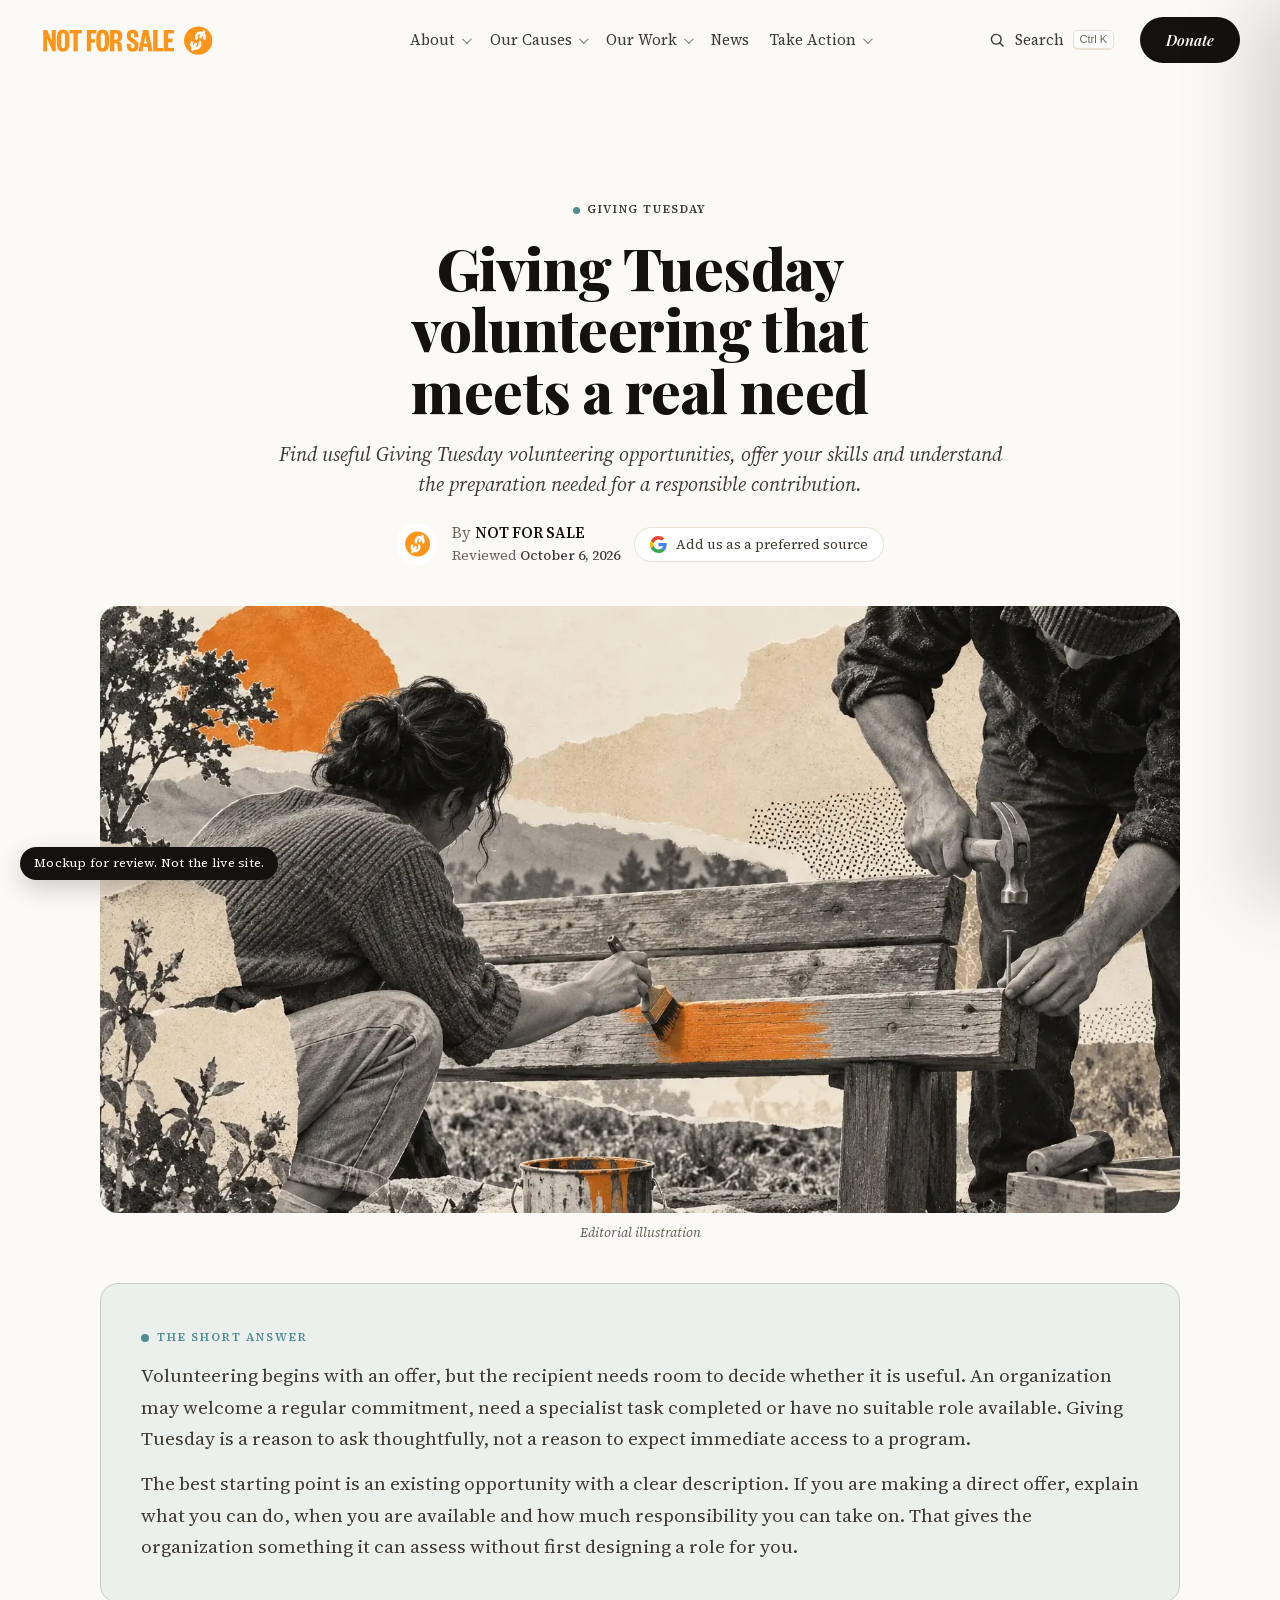
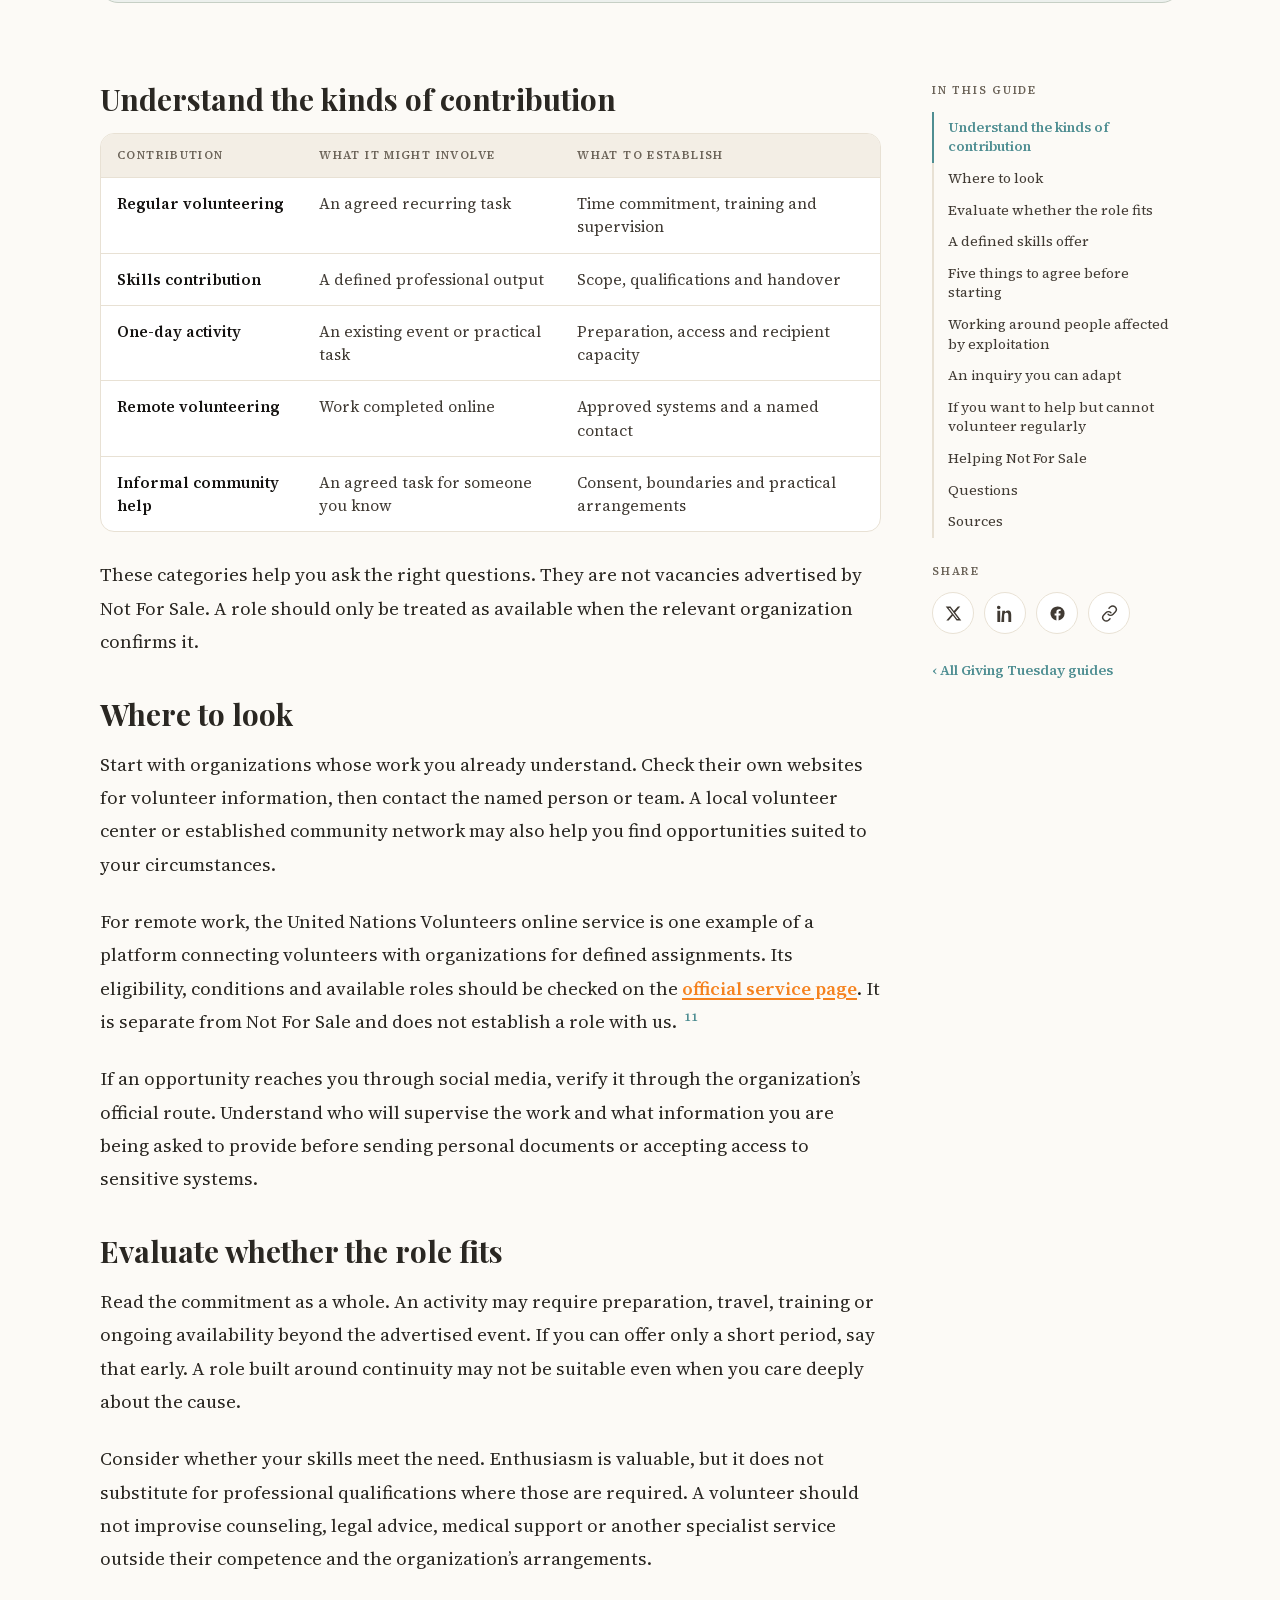
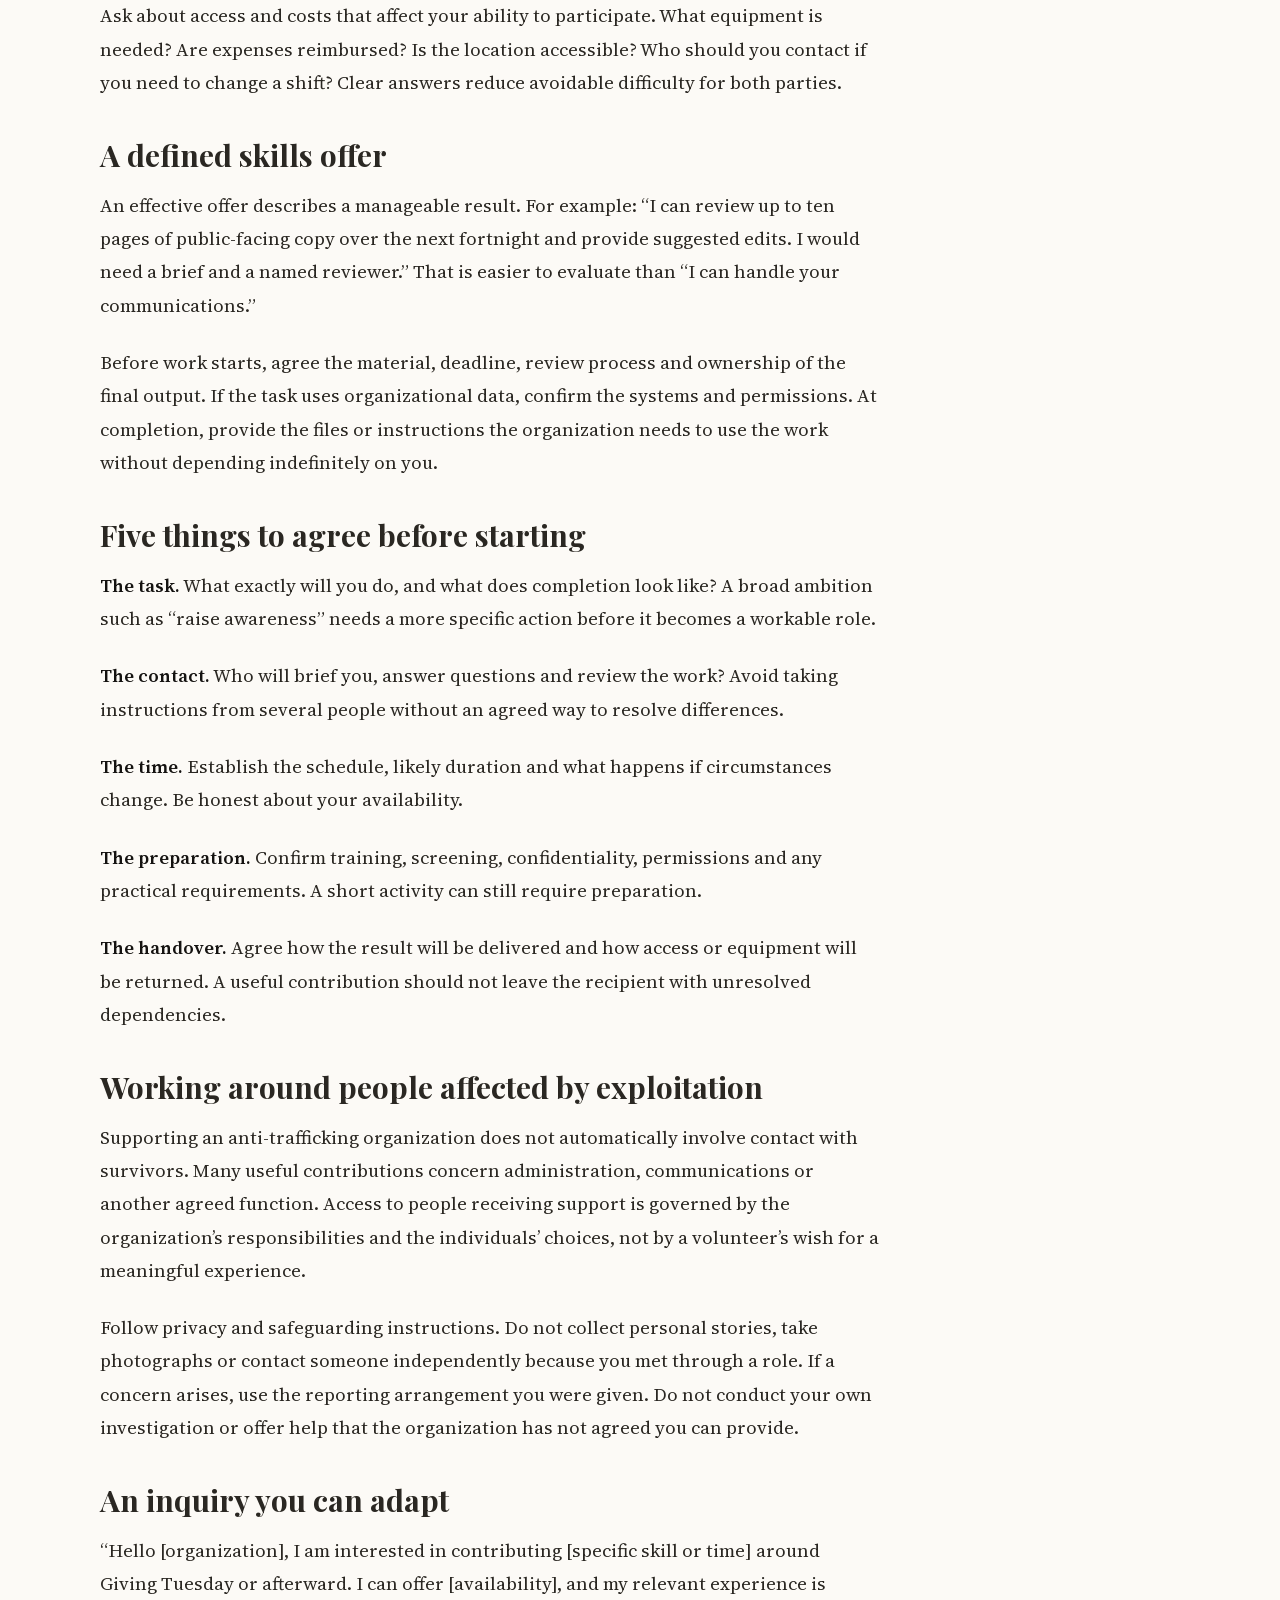
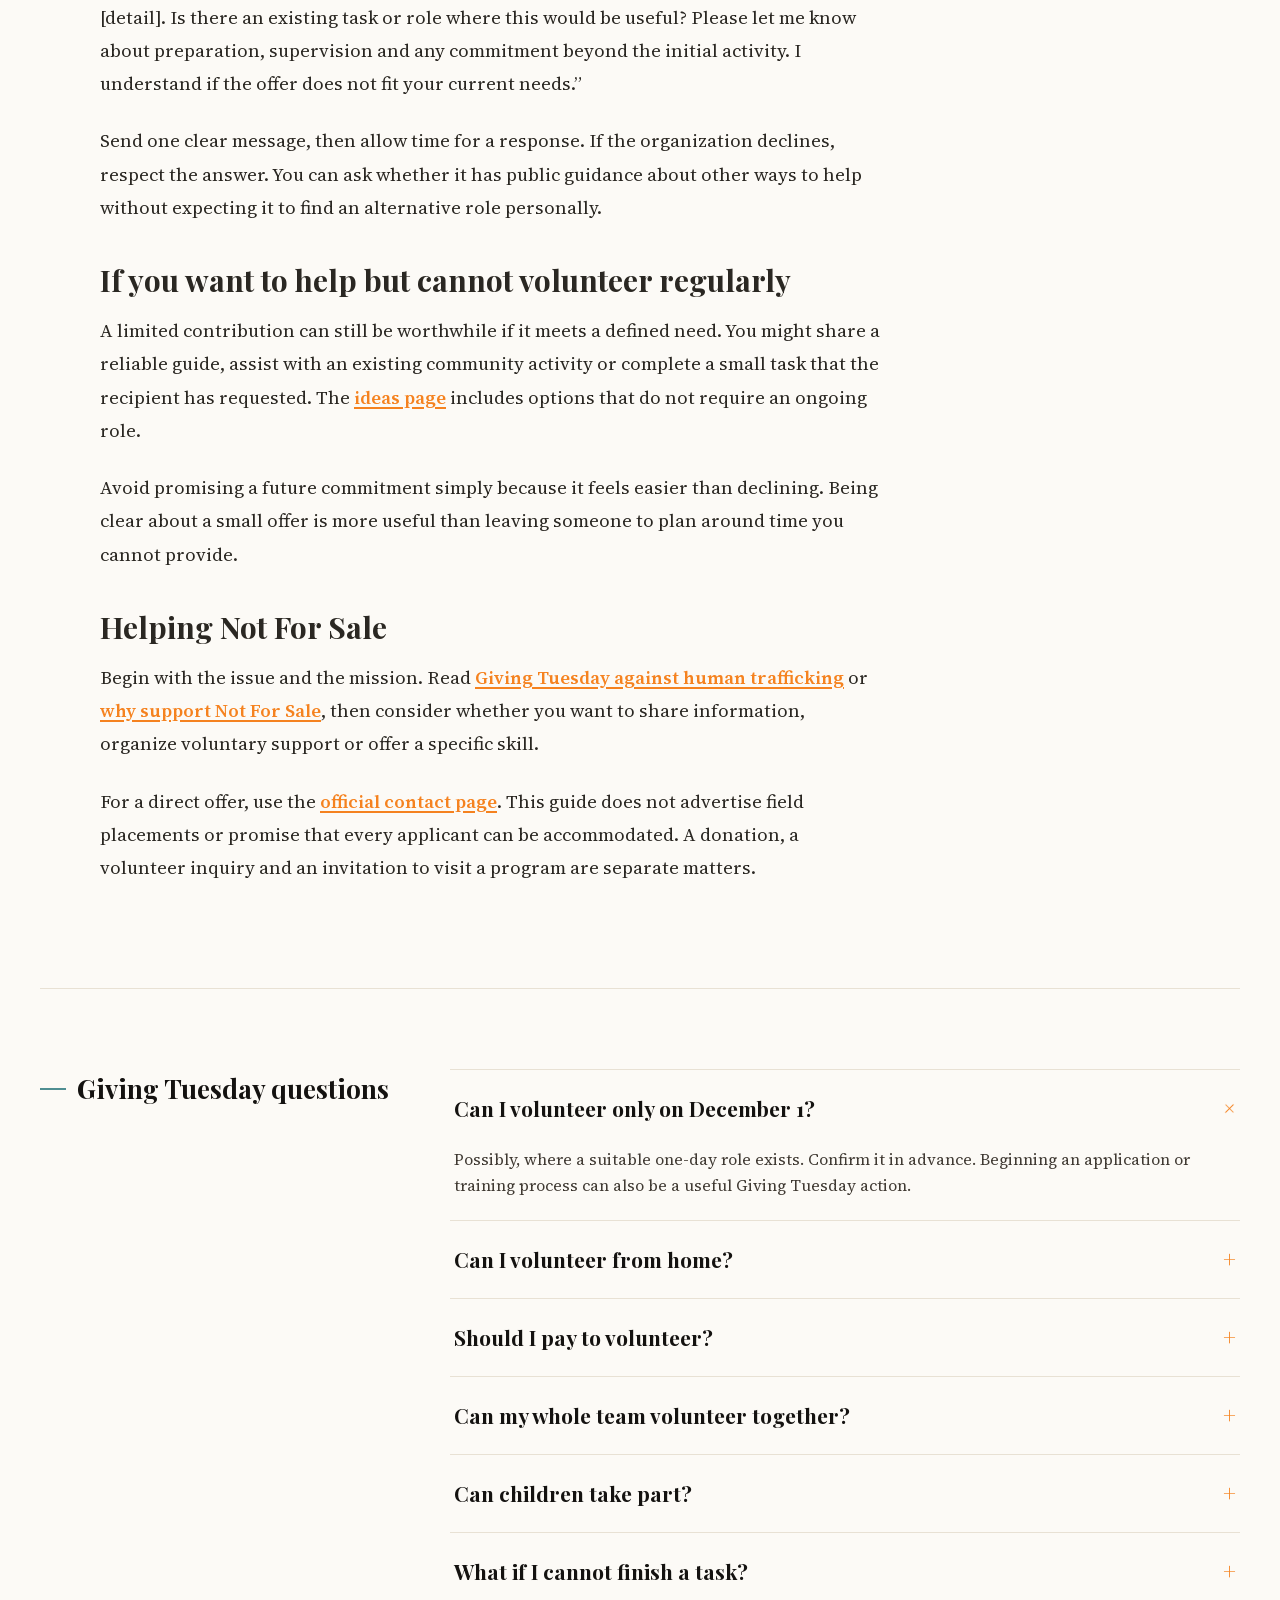
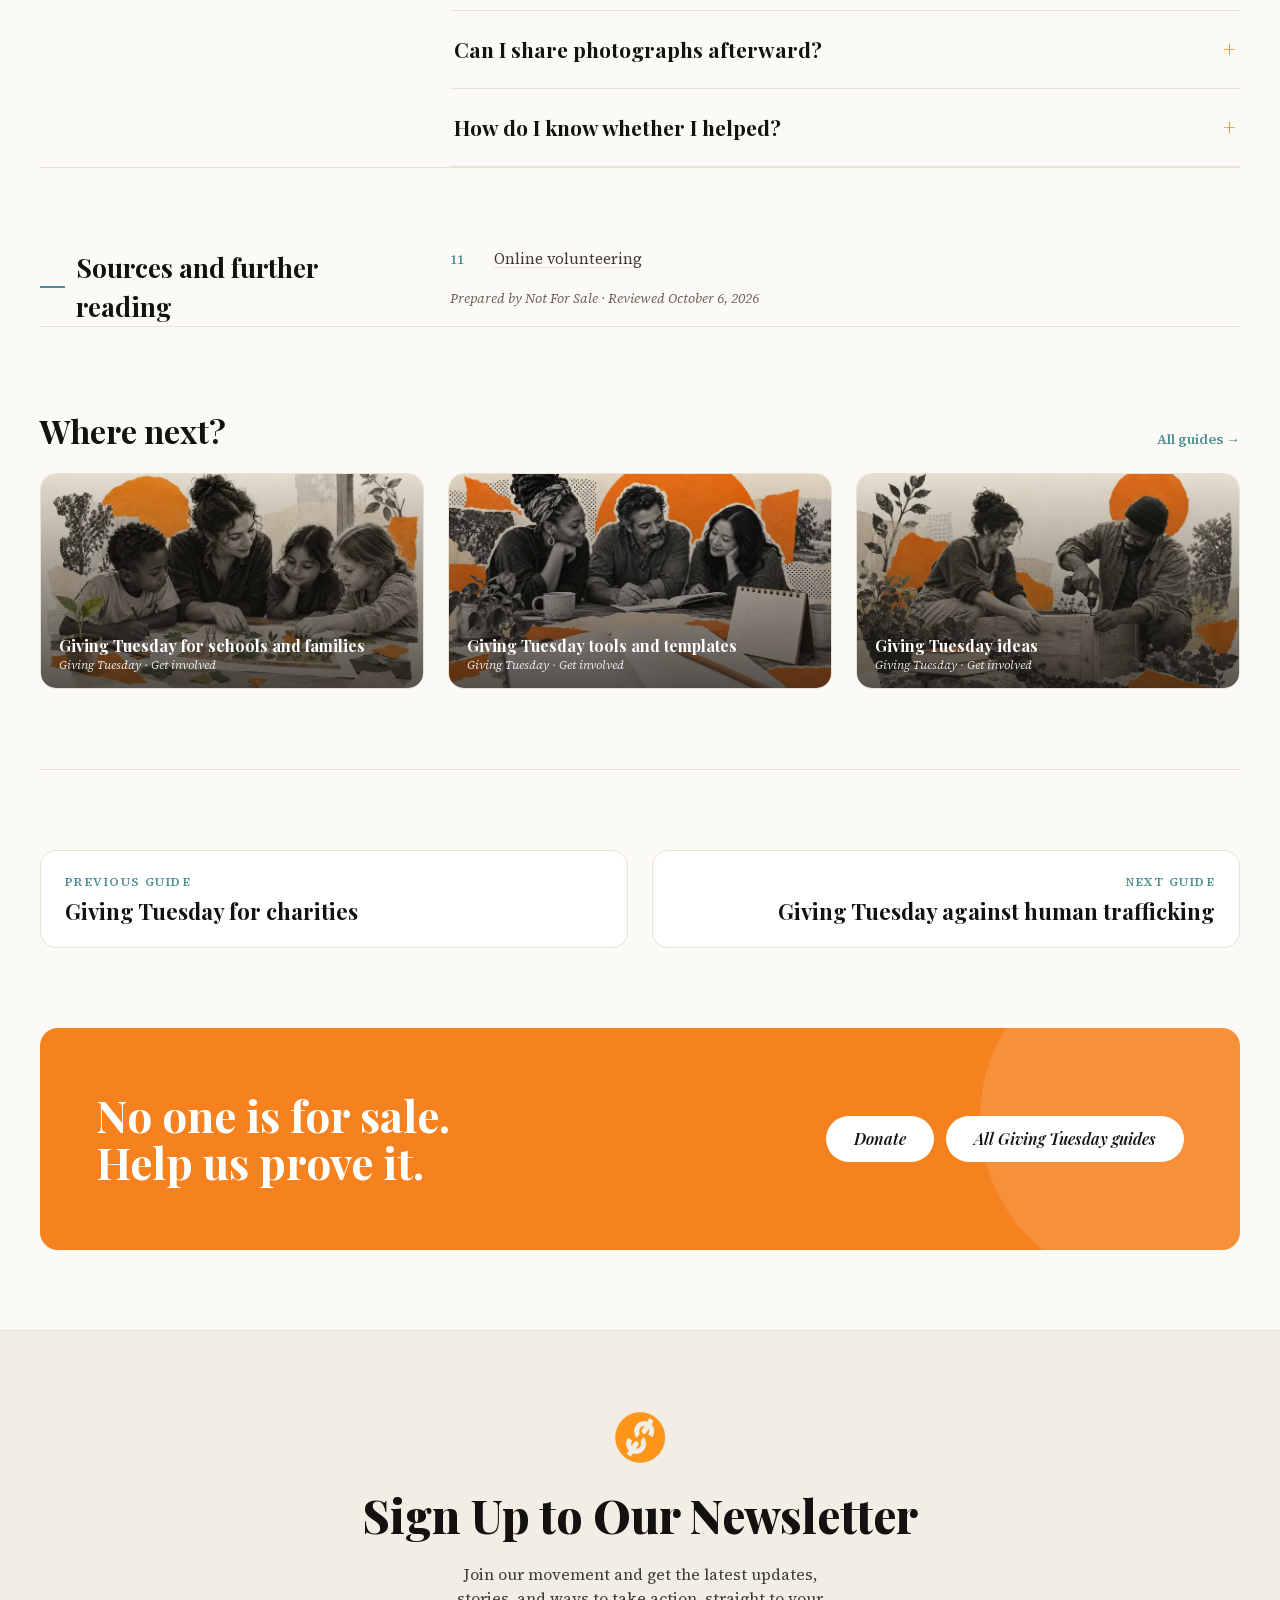
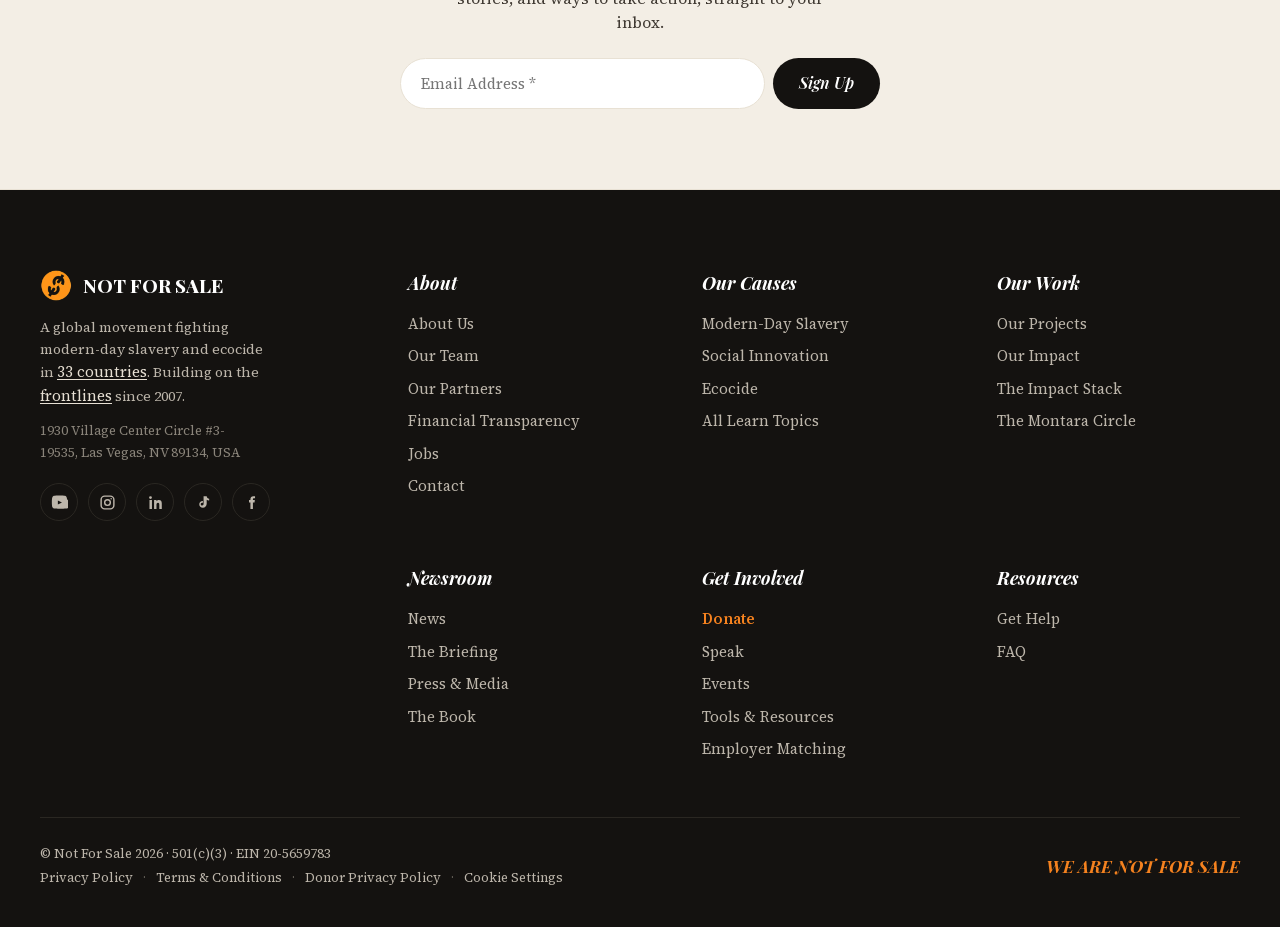
<file: volunteering/index.html>
<!doctype html>
<html lang="en">
<head>
<meta charset="utf-8">
<meta name="viewport" content="width=device-width, initial-scale=1">
<title>Giving Tuesday Volunteering and Ways to Help | Not For Sale</title>
<meta name="description" content="Find useful Giving Tuesday volunteering opportunities, offer your skills and understand the preparation needed for a responsible contribution.">
<meta name="robots" content="noindex, nofollow">
<link rel="icon" href="../assets/img/favicon.png">
<script>(function(d){d.classList.add("js-fade");var w=window,D=document,vh=w.innerHeight||d.clientHeight,at=0,ok=false,dcl=false,raf=w.requestAnimationFrame||function(f){return setTimeout(f,16);};function show(){var a=D.querySelectorAll(".fade:not(.in)"),i,r;for(i=0;i!==a.length;i++){r=a[i].getBoundingClientRect();if(vh>r.top&&r.bottom>0){a[i].classList.add("in","fade-now");}}}function css(){if(!D.body){return false;}var l=D.querySelectorAll("link[rel~=stylesheet],link[rel=preload][as=style]"),i;for(i=0;i!==l.length;i++){if(l[i].rel.indexOf("stylesheet")===-1||!l[i].sheet){return false;}}return true;}function step(){if(!ok){if(!at){if(css()){at=Date.now();}}else if(Date.now()-at>1200||!D.fonts||(D.fonts.status==="loaded"&&Date.now()-at>50)){ok=true;}}if(ok){show();}if(!(ok&&dcl)){raf(step);}}raf(step);D.addEventListener("DOMContentLoaded",function(){dcl=true;});w.addEventListener("load",function(){ok=true;dcl=true;show();});setTimeout(function(){if(!w.nfsFadeOn){d.classList.remove("js-fade");}},4000);})(document.documentElement);</script>
<link rel="stylesheet" href="../assets/css/chrome.css?v=a6335540">
<link rel="stylesheet" href="../assets/fonts/fonts.css?v=5a9e098c">
<link rel="stylesheet" href="../assets/css/styles.css?v=89c19858">
<link rel="stylesheet" href="../assets/css/gt.css?v=a6f6572d">
<script src="../assets/js/config.js?v=410d398c" defer></script>
<script src="../assets/js/app.js?v=a1610b65" defer></script>
<script src="../assets/js/gt.js?v=3490eb53" defer></script>
</head>
<body data-page="giving-tuesday">
<div class="wp-site-blocks">
<header class="wp-block-template-part"><a class="skip-link" href="#nfs-main">Skip to content</a><div id="bar"></div><div id="site-header"></div><div id="nfs-main" tabindex="-1"></div></header>
<main class="gt gt-guide">
<div class="postwrap"><header class="posthead">
  <a class="tag cat" href="../"><span class="dot" style="background:#4f8e92"></span>Giving Tuesday</a>
  <h1>Giving Tuesday volunteering that meets a real need</h1>
  <p class="dek">Find useful Giving Tuesday volunteering opportunities, offer your skills and understand the preparation needed for a responsible contribution.</p>
  <div class="byline">
    <div class="av gt-av"><img src="../assets/img/favicon.png" alt="Not For Sale" width="27" height="27"></div>
    <div class="byl"><div class="byl-who">By <b>NOT FOR SALE</b></div><div class="byl-dates"><span>Reviewed <time datetime="2026-10-06">October 6, 2026</time></span></div></div>
    <a class="gps" href="https://www.google.com/preferences/source?q=wearenotforsale.org" target="_blank" rel="noopener noreferrer"><svg viewBox="0 0 18 18" xmlns="http://www.w3.org/2000/svg" aria-hidden="true" focusable="false"><path d="M17.64 9.2045C17.64 8.56636 17.5827 7.95272 17.4764 7.36363H9V10.845H13.8436C13.635 11.97 13.0009 12.9231 12.0477 13.5613V15.8195H14.9564C16.6582 14.2527 17.64 11.9454 17.64 9.2045Z" fill="#4285F4"/><path d="M9 18C11.43 18 13.4673 17.1941 14.9564 15.8195L12.0477 13.5613C11.2418 14.1013 10.2109 14.4204 9 14.4204C6.65591 14.4204 4.67182 12.8372 3.96409 10.71H0.957275V13.0418C2.43818 15.9831 5.48182 18 9 18Z" fill="#34A853"/><path d="M3.96409 10.71C3.78409 10.17 3.68182 9.59318 3.68182 9C3.68182 8.40682 3.78409 7.83 3.96409 7.29V4.95818H0.957275C0.347727 6.17318 0 7.54773 0 9C0 10.4523 0.347727 11.8268 0.957275 13.0418L3.96409 10.71Z" fill="#FBBC05"/><path d="M9 3.57955C10.3214 3.57955 11.5077 4.03364 12.4405 4.92545L15.0218 2.34409C13.4632 0.891818 11.4259 0 9 0C5.48182 0 2.43818 2.01682 0.957275 4.95818L3.96409 7.29C4.67182 5.16273 6.65591 3.57955 9 3.57955Z" fill="#EA4335"/></svg><span>Add us as a preferred source</span></a>
  </div>
</header></div>
<div class="wrap"><figure class="gt-cover fade"><div class="postcover"><div class="nfs-cover"><img class="nfs-cover-img" src="../assets/img/volunteering-1600.webp" srcset="../assets/img/volunteering-800.webp 800w, ../assets/img/volunteering-1600.webp 1600w" sizes="(max-width: 860px) 100vw, 1200px" alt="Editorial collage of volunteers repairing a community bench." decoding="async" fetchpriority="high" loading="eager"></div></div><figcaption class="gt-cap">Editorial illustration</figcaption></figure></div>
<div class="wrap ex" id="exRoot" style="--accent:#4f8e92">
  <div class="ex-answer fade"><div class="lab">The short answer</div><p>Volunteering begins with an offer, but the recipient needs room to decide whether it is useful. An organization may welcome a regular commitment, need a specialist task completed or have no suitable role available. Giving Tuesday is a reason to ask thoughtfully, not a reason to expect immediate access to a program.</p><p>The best starting point is an existing opportunity with a clear description. If you are making a direct offer, explain what you can do, when you are available and how much responsibility you can take on. That gives the organization something it can assess without first designing a role for you.</p></div>

  <div class="postlayout gt-body">
    <div class="post-main">
      <details class="gt-toc-m"><summary>In this guide <span>11 sections</span></summary><nav aria-label="In this guide"><a href="#understand-the-kinds-of-contribution">Understand the kinds of contribution</a><a href="#where-to-look">Where to look</a><a href="#evaluate-whether-the-role-fits">Evaluate whether the role fits</a><a href="#a-defined-skills-offer">A defined skills offer</a><a href="#five-things-to-agree-before-starting">Five things to agree before starting</a><a href="#working-around-people-affected-by-exploitation">Working around people affected by exploitation</a><a href="#an-inquiry-you-can-adapt">An inquiry you can adapt</a><a href="#if-you-want-to-help-but-cannot-volunteer-regularly">If you want to help but cannot volunteer regularly</a><a href="#helping-not-for-sale">Helping Not For Sale</a><a href="#questions">Questions</a><a href="#sources">Sources</a></nav></details>
      <div class="article gt-prose"><section id="understand-the-kinds-of-contribution" class="gt-sec"><h2>Understand the kinds of contribution</h2><div class="gt-table" role="region" aria-label="Table: Contribution / What it might involve / What to establish" tabindex="0"><table><thead><tr><th scope="col">Contribution</th><th scope="col">What it might involve</th><th scope="col">What to establish</th></tr></thead><tbody><tr><td data-label="Contribution">Regular volunteering</td><td data-label="What it might involve">An agreed recurring task</td><td data-label="What to establish">Time commitment, training and supervision</td></tr><tr><td data-label="Contribution">Skills contribution</td><td data-label="What it might involve">A defined professional output</td><td data-label="What to establish">Scope, qualifications and handover</td></tr><tr><td data-label="Contribution">One-day activity</td><td data-label="What it might involve">An existing event or practical task</td><td data-label="What to establish">Preparation, access and recipient capacity</td></tr><tr><td data-label="Contribution">Remote volunteering</td><td data-label="What it might involve">Work completed online</td><td data-label="What to establish">Approved systems and a named contact</td></tr><tr><td data-label="Contribution">Informal community help</td><td data-label="What it might involve">An agreed task for someone you know</td><td data-label="What to establish">Consent, boundaries and practical arrangements</td></tr></tbody></table></div><p>These categories help you ask the right questions. They are not vacancies advertised by Not For Sale. A role should only be treated as available when the relevant organization confirms it.</p></section><section id="where-to-look" class="gt-sec"><h2>Where to look</h2><p>Start with organizations whose work you already understand. Check their own websites for volunteer information, then contact the named person or team. A local volunteer center or established community network may also help you find opportunities suited to your circumstances.</p><p>For remote work, the United Nations Volunteers online service is one example of a platform connecting volunteers with organizations for defined assignments. Its eligibility, conditions and available roles should be checked on the <a href="https://www.unv.org/become-online-volunteer">official service page</a>. It is separate from Not For Sale and does not establish a role with us. <sup class="cite"><a href="#source-S11" aria-label="Source 11">11</a></sup></p><p>If an opportunity reaches you through social media, verify it through the organization’s official route. Understand who will supervise the work and what information you are being asked to provide before sending personal documents or accepting access to sensitive systems.</p></section><section id="evaluate-whether-the-role-fits" class="gt-sec"><h2>Evaluate whether the role fits</h2><p>Read the commitment as a whole. An activity may require preparation, travel, training or ongoing availability beyond the advertised event. If you can offer only a short period, say that early. A role built around continuity may not be suitable even when you care deeply about the cause.</p><p>Consider whether your skills meet the need. Enthusiasm is valuable, but it does not substitute for professional qualifications where those are required. A volunteer should not improvise counseling, legal advice, medical support or another specialist service outside their competence and the organization’s arrangements.</p><p>Ask about access and costs that affect your ability to participate. What equipment is needed? Are expenses reimbursed? Is the location accessible? Who should you contact if you need to change a shift? Clear answers reduce avoidable difficulty for both parties.</p></section><section id="a-defined-skills-offer" class="gt-sec"><h2>A defined skills offer</h2><p>An effective offer describes a manageable result. For example: “I can review up to ten pages of public-facing copy over the next fortnight and provide suggested edits. I would need a brief and a named reviewer.” That is easier to evaluate than “I can handle your communications.”</p><p>Before work starts, agree the material, deadline, review process and ownership of the final output. If the task uses organizational data, confirm the systems and permissions. At completion, provide the files or instructions the organization needs to use the work without depending indefinitely on you.</p></section><section id="five-things-to-agree-before-starting" class="gt-sec"><h2>Five things to agree before starting</h2><p><strong>The task.</strong> What exactly will you do, and what does completion look like? A broad ambition such as “raise awareness” needs a more specific action before it becomes a workable role.</p><p><strong>The contact.</strong> Who will brief you, answer questions and review the work? Avoid taking instructions from several people without an agreed way to resolve differences.</p><p><strong>The time.</strong> Establish the schedule, likely duration and what happens if circumstances change. Be honest about your availability.</p><p><strong>The preparation.</strong> Confirm training, screening, confidentiality, permissions and any practical requirements. A short activity can still require preparation.</p><p><strong>The handover.</strong> Agree how the result will be delivered and how access or equipment will be returned. A useful contribution should not leave the recipient with unresolved dependencies.</p></section><section id="working-around-people-affected-by-exploitation" class="gt-sec"><h2>Working around people affected by exploitation</h2><p>Supporting an anti-trafficking organization does not automatically involve contact with survivors. Many useful contributions concern administration, communications or another agreed function. Access to people receiving support is governed by the organization’s responsibilities and the individuals’ choices, not by a volunteer’s wish for a meaningful experience.</p><p>Follow privacy and safeguarding instructions. Do not collect personal stories, take photographs or contact someone independently because you met through a role. If a concern arises, use the reporting arrangement you were given. Do not conduct your own investigation or offer help that the organization has not agreed you can provide.</p></section><section id="an-inquiry-you-can-adapt" class="gt-sec"><h2>An inquiry you can adapt</h2><p>“Hello [organization], I am interested in contributing [specific skill or time] around Giving Tuesday or afterward. I can offer [availability], and my relevant experience is [detail]. Is there an existing task or role where this would be useful? Please let me know about preparation, supervision and any commitment beyond the initial activity. I understand if the offer does not fit your current needs.”</p><p>Send one clear message, then allow time for a response. If the organization declines, respect the answer. You can ask whether it has public guidance about other ways to help without expecting it to find an alternative role personally.</p></section><section id="if-you-want-to-help-but-cannot-volunteer-regularly" class="gt-sec"><h2>If you want to help but cannot volunteer regularly</h2><p>A limited contribution can still be worthwhile if it meets a defined need. You might share a reliable guide, assist with an existing community activity or complete a small task that the recipient has requested. The <a href="../ideas/">ideas page</a> includes options that do not require an ongoing role.</p><p>Avoid promising a future commitment simply because it feels easier than declining. Being clear about a small offer is more useful than leaving someone to plan around time you cannot provide.</p></section><section id="helping-not-for-sale" class="gt-sec"><h2>Helping Not For Sale</h2><p>Begin with the issue and the mission. Read <a href="../human-trafficking/">Giving Tuesday against human trafficking</a> or <a href="../not-for-sale/">why support Not For Sale</a>, then consider whether you want to share information, organize voluntary support or offer a specific skill.</p><p>For a direct offer, use the <a href="https://wearenotforsale.org/contact/">official contact page</a>. This guide does not advertise field placements or promise that every applicant can be accommodated. A donation, a volunteer inquiry and an invitation to visit a program are separate matters.</p></section></div>
    </div>
    <aside class="post-side gt-rail">
      <div class="post-toc"><h4>In this guide</h4><nav class="post-toc-nav" aria-label="In this guide"><a href="#understand-the-kinds-of-contribution">Understand the kinds of contribution</a><a href="#where-to-look">Where to look</a><a href="#evaluate-whether-the-role-fits">Evaluate whether the role fits</a><a href="#a-defined-skills-offer">A defined skills offer</a><a href="#five-things-to-agree-before-starting">Five things to agree before starting</a><a href="#working-around-people-affected-by-exploitation">Working around people affected by exploitation</a><a href="#an-inquiry-you-can-adapt">An inquiry you can adapt</a><a href="#if-you-want-to-help-but-cannot-volunteer-regularly">If you want to help but cannot volunteer regularly</a><a href="#helping-not-for-sale">Helping Not For Sale</a><a href="#questions">Questions</a><a href="#sources">Sources</a></nav></div>
      <div class="post-share"><h4>Share</h4><div class="psh-row"><a class="psh" data-share="x" href="#" target="_blank" rel="noopener" aria-label="Share on X"><svg viewBox="0 0 24 24" fill="currentColor" aria-hidden="true"><path d="M18.24 2.25h3.31l-7.23 8.26L23 21.75h-6.66l-5.21-6.82-5.97 6.82H1.85l7.73-8.84L1 2.25h6.83l4.71 6.23 5.7-6.23zm-1.16 17.52h1.83L7.01 4.13H5.04z"/></svg></a><a class="psh" data-share="li" href="#" target="_blank" rel="noopener" aria-label="Share on LinkedIn"><svg viewBox="0 0 24 24" fill="currentColor" aria-hidden="true"><path d="M4.98 3.5A2.5 2.5 0 112.5 1 2.5 2.5 0 014.98 3.5zM.5 8h4V24h-4zm7 0h3.83v2.19h.05A4.2 4.2 0 0115.2 7.7c4.1 0 4.86 2.7 4.86 6.2V24h-4v-8.34c0-1.99-.04-4.55-2.77-4.55s-3.19 2.16-3.19 4.4V24h-4z"/></svg></a><a class="psh" data-share="fb" href="#" target="_blank" rel="noopener" aria-label="Share on Facebook"><svg viewBox="0 0 24 24" fill="currentColor" aria-hidden="true"><path d="M22 12a10 10 0 10-11.56 9.88v-6.99H7.9V12h2.54V9.8c0-2.5 1.49-3.89 3.78-3.89 1.09 0 2.24.2 2.24.2v2.46h-1.26c-1.24 0-1.63.77-1.63 1.56V12h2.78l-.44 2.89h-2.34v6.99A10 10 0 0022 12z"/></svg></a><button type="button" class="psh pshcopy" aria-label="Copy link"><svg viewBox="0 0 24 24" fill="none" stroke="currentColor" stroke-width="2" stroke-linecap="round" stroke-linejoin="round" aria-hidden="true"><path d="M10 13a5 5 0 007.07 0l3-3a5 5 0 00-7.07-7.07l-1.72 1.71"/><path d="M14 11a5 5 0 00-7.07 0l-3 3a5 5 0 007.07 7.07l1.71-1.71"/></svg></button></div></div>
      <a class="gt-back" href="../">&lsaquo; All Giving Tuesday guides</a>
    </aside>
  </div>

  <section class="ex-related" id="questions"><div class="ex-block" style="padding-bottom:0;border:none"><div class="label fade">Giving Tuesday questions</div><div class="fade nfs-exfaq"><div class="qa open"><div class="q">Can I volunteer only on December 1?<span class="ic">+</span></div><div class="a"><p>Possibly, where a suitable one-day role exists. Confirm it in advance. Beginning an application or training process can also be a useful Giving Tuesday action.</p></div></div><div class="qa"><div class="q">Can I volunteer from home?<span class="ic">+</span></div><div class="a"><p>Some organizations have remote assignments. Check the task, supervision, systems and eligibility rather than assuming all administrative work can be done remotely.</p></div></div><div class="qa"><div class="q">Should I pay to volunteer?<span class="ic">+</span></div><div class="a"><p>Understand exactly what any requested payment covers and who receives it. Do not assume a fee guarantees useful work or appropriate access. Ask the organization directly if the arrangement is unclear.</p></div></div><div class="qa"><div class="q">Can my whole team volunteer together?<span class="ic">+</span></div><div class="a"><p>Only if the recipient has a suitable activity and capacity. Ask about existing needs before choosing the group size or date.</p></div></div><div class="qa"><div class="q">Can children take part?<span class="ic">+</span></div><div class="a"><p>Use age-appropriate roles with the required permissions and supervision. The <a href="../schools/">schools and families guide</a> offers activities adults can adapt.</p></div></div><div class="qa"><div class="q">What if I cannot finish a task?<span class="ic">+</span></div><div class="a"><p>Tell the named contact promptly, explain what has been completed and arrange a handover. Early notice gives the organization more options than silence.</p></div></div><div class="qa"><div class="q">Can I share photographs afterward?<span class="ic">+</span></div><div class="a"><p>Follow the organization’s rules and the permissions of the people involved. Participation does not automatically grant permission to publish images or personal details.</p></div></div><div class="qa"><div class="q">How do I know whether I helped?<span class="ic">+</span></div><div class="a"><p>Ask whether the agreed task was completed and useful. Listen to feedback and leave the work in a form the recipient can use.</p></div></div></div></div></section>

  <section class="ex-related gt-sources" id="sources"><div class="ex-block" style="padding-bottom:0;border:none"><div class="label fade">Sources and further reading</div>
    <div class="fade"><ol class="gt-srclist"><li id="source-S11"><span class="gt-sn">11</span><a href="https://www.unv.org/become-online-volunteer">Online volunteering</a></li></ol><p class="gt-prep">Prepared by Not For Sale · Reviewed October 6, 2026</p></div></div></section>

  <section class="ex-related"><div class="ex-keep-h fade"><span>Where next?</span><a class="ex-viewall" href="../">All guides <span aria-hidden="true">&rarr;</span></a></div>
    <div class="ex-morecards ex-keepgrid fade"><a class="ex-mc" href="../schools/"><div class="nfs-cover"><img class="nfs-cover-img" src="../assets/img/schools-800.webp" srcset="../assets/img/schools-800.webp 800w, ../assets/img/schools-1600.webp 1600w" sizes="(max-width: 680px) 100vw, 400px" alt="" decoding="async" loading="lazy"></div><div class="t">Giving Tuesday for schools and families<small>Giving Tuesday · Get involved</small></div></a><a class="ex-mc" href="../fundraising-toolkit/"><div class="nfs-cover"><img class="nfs-cover-img" src="../assets/img/planning-800.webp" srcset="../assets/img/planning-800.webp 800w, ../assets/img/planning-1600.webp 1600w" sizes="(max-width: 680px) 100vw, 400px" alt="" decoding="async" loading="lazy"></div><div class="t">Giving Tuesday tools and templates<small>Giving Tuesday · Get involved</small></div></a><a class="ex-mc" href="../ideas/"><div class="nfs-cover"><img class="nfs-cover-img" src="../assets/img/ideas-800.webp" srcset="../assets/img/ideas-800.webp 800w, ../assets/img/ideas-1600.webp 1600w" sizes="(max-width: 680px) 100vw, 400px" alt="" decoding="async" loading="lazy"></div><div class="t">Giving Tuesday ideas<small>Giving Tuesday · Get involved</small></div></a></div></section>
  <nav class="ex-pager" aria-label="More guides"><a class="ex-pager-link prev" href="../nonprofits/"><span class="dir">Previous guide</span><b>Giving Tuesday for charities</b></a><a class="ex-pager-link next" href="../human-trafficking/"><span class="dir">Next guide</span><b>Giving Tuesday against human trafficking</b></a></nav>
</div>
<div class="wrap"><div class="ctaband fade"><h2>No one is for sale.<br>Help us prove it.</h2><div class="btns"><a class="btn btn-light" href="?campaign=770665">Donate</a><a class="btn btn-light" href="../">All Giving Tuesday guides</a></div></div></div>
</main>
<footer class="wp-block-template-part"><div id="site-newsletter"></div><div id="site-footer"></div></footer>
</div>
<p class="gt-mock" role="note">Mockup for review<span class="gt-mock-x">. Not the live site.</span></p>
</body>
</html>
</file>
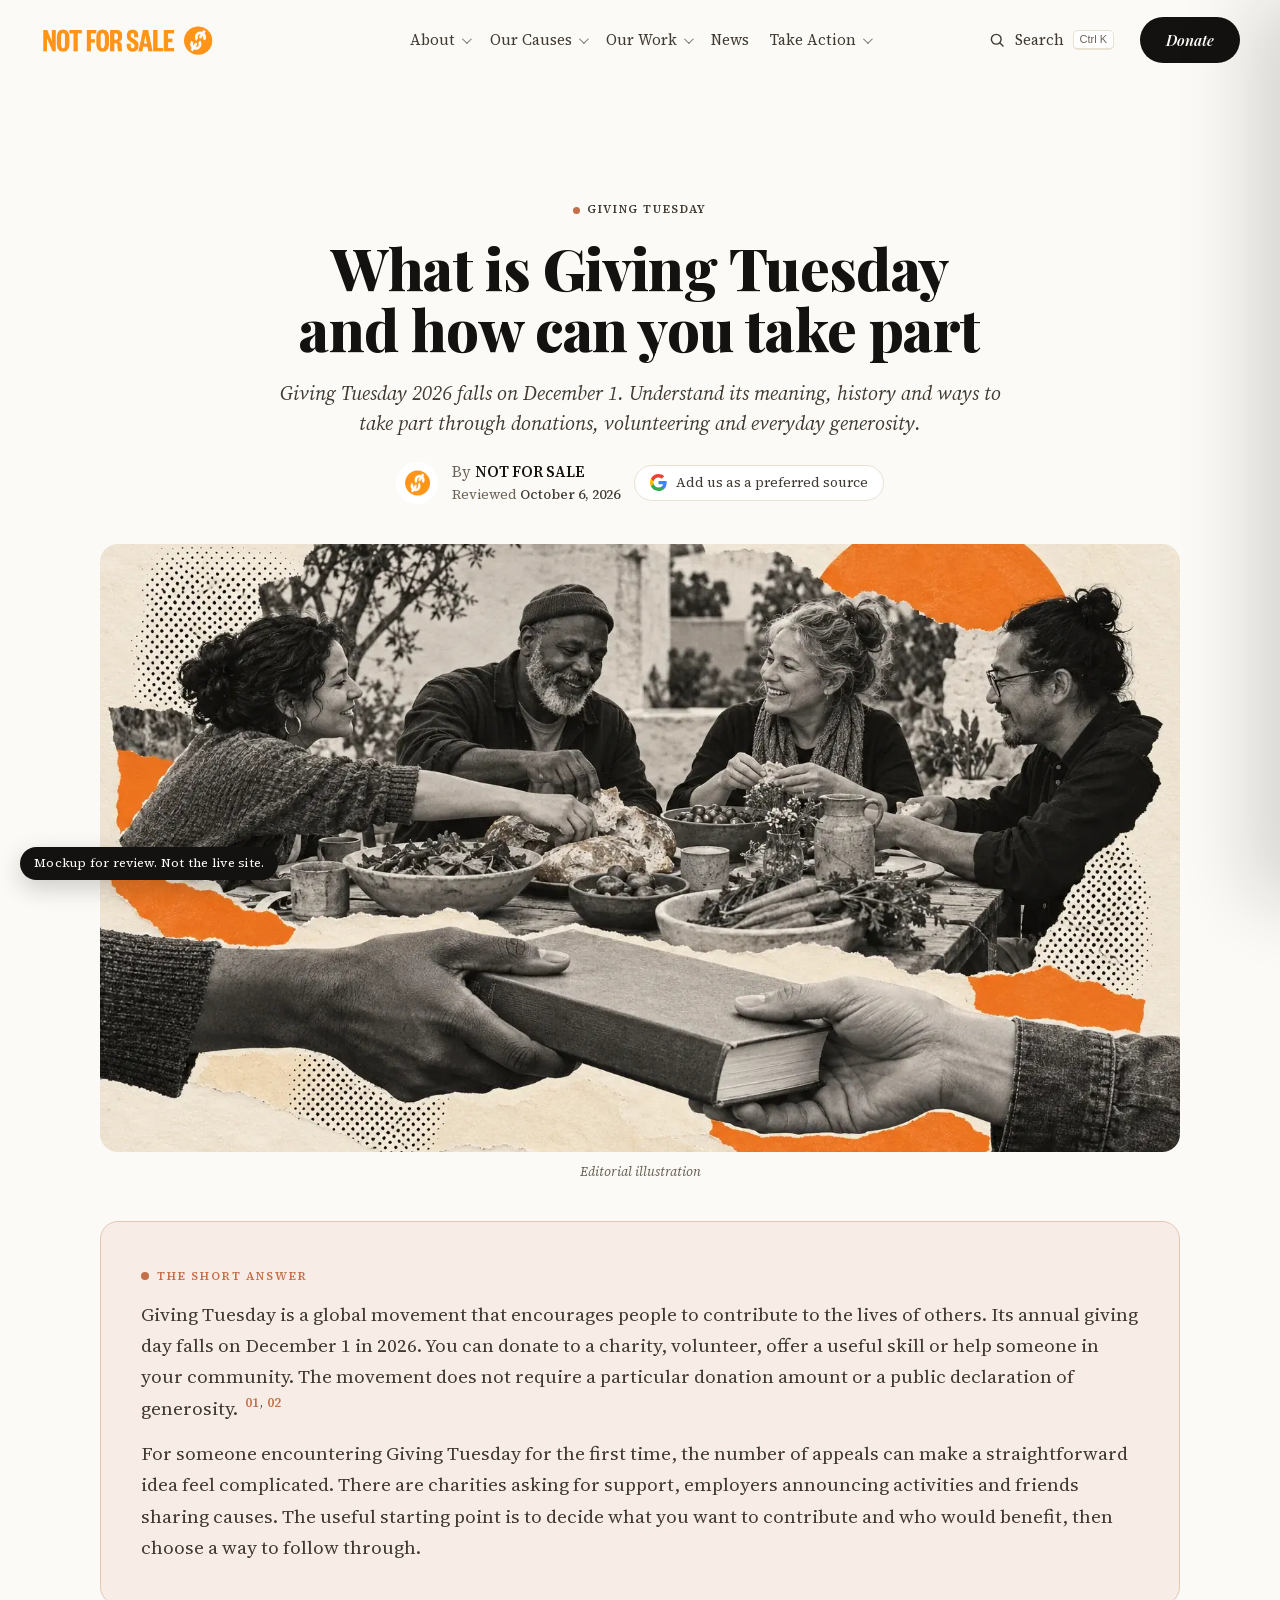
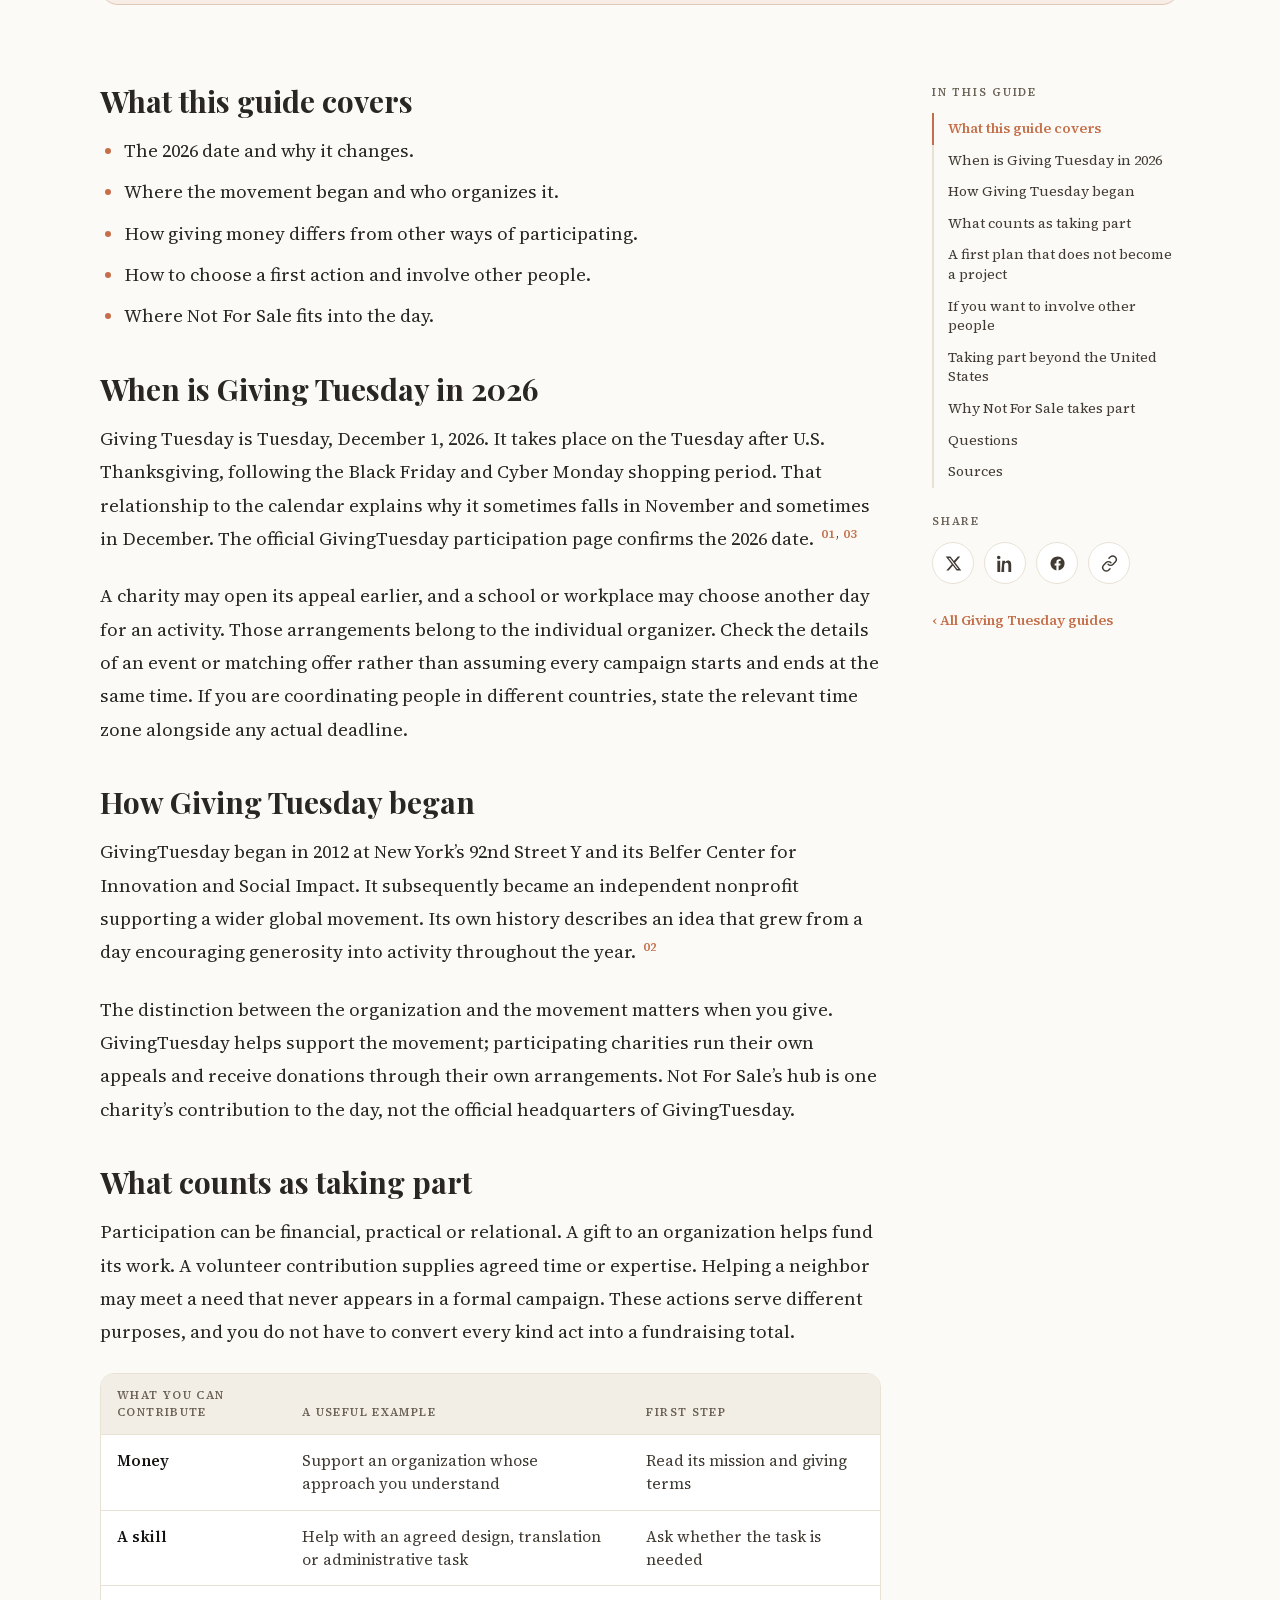
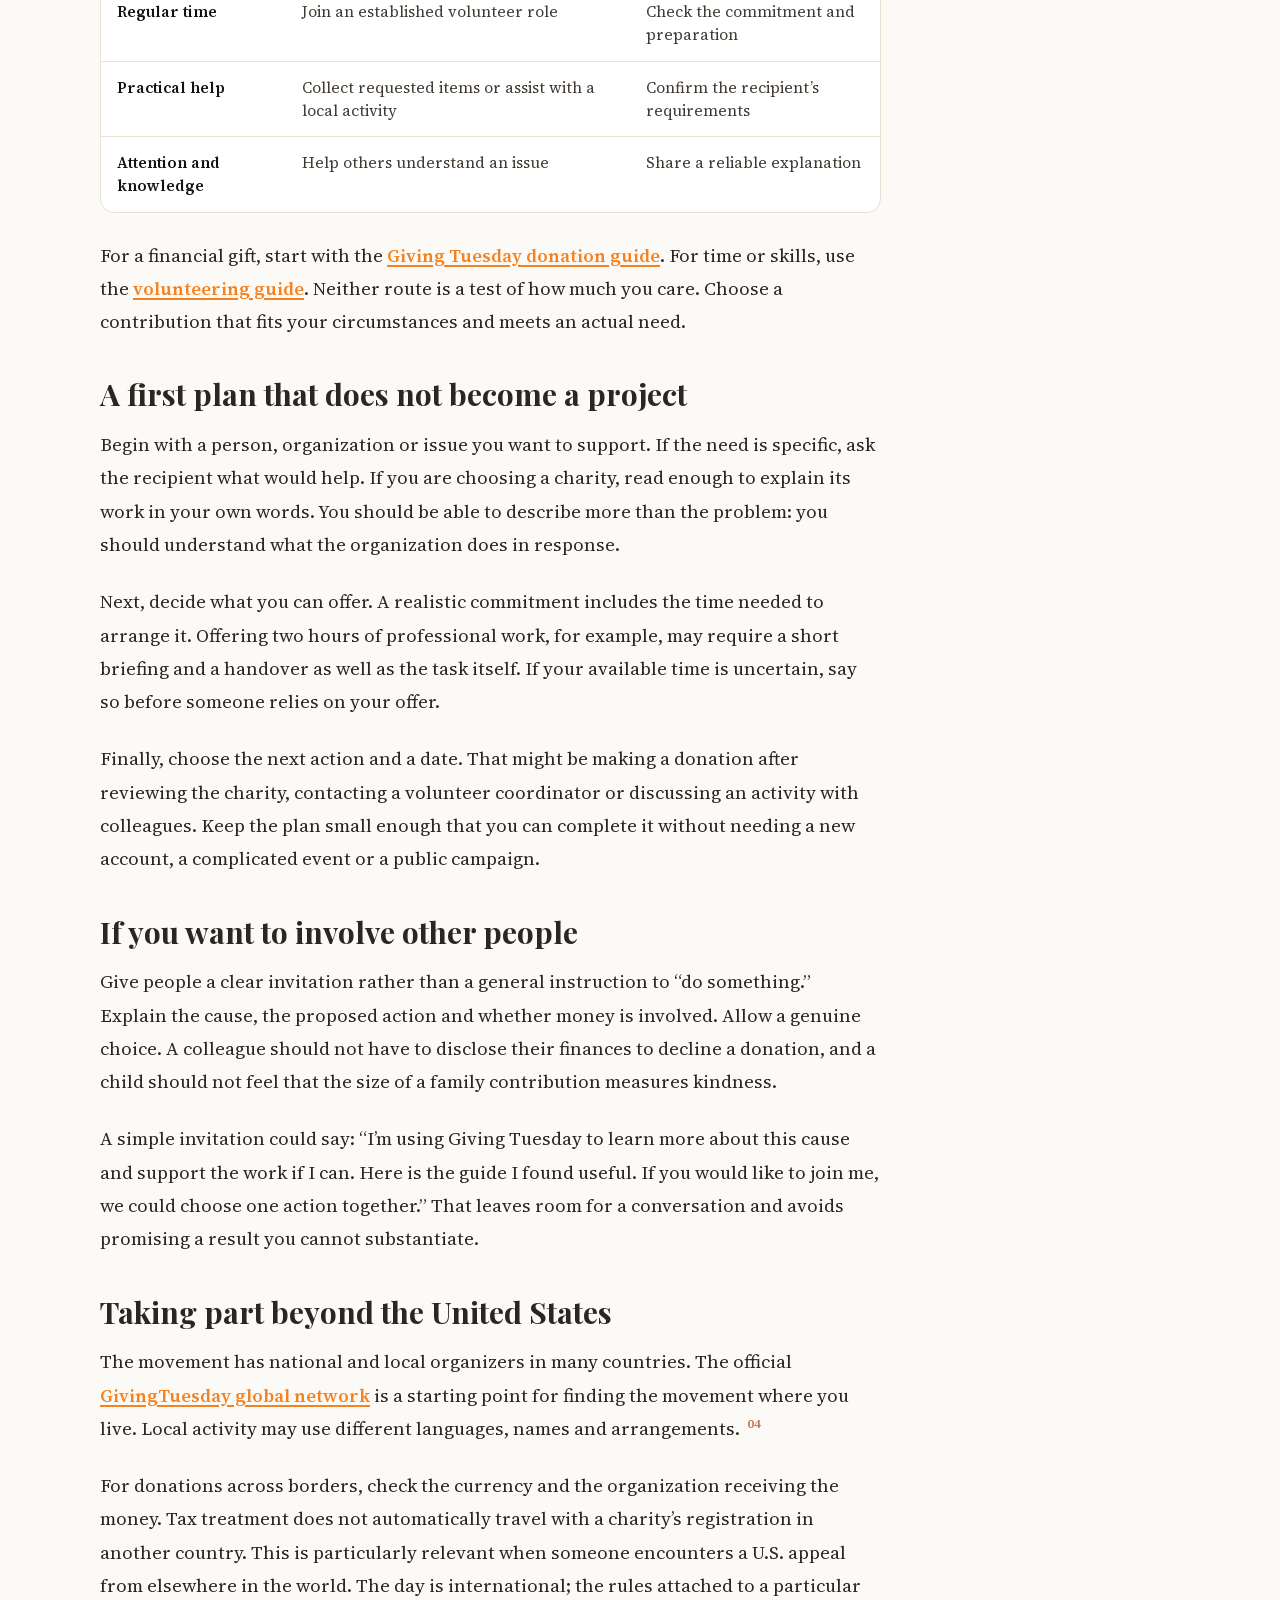
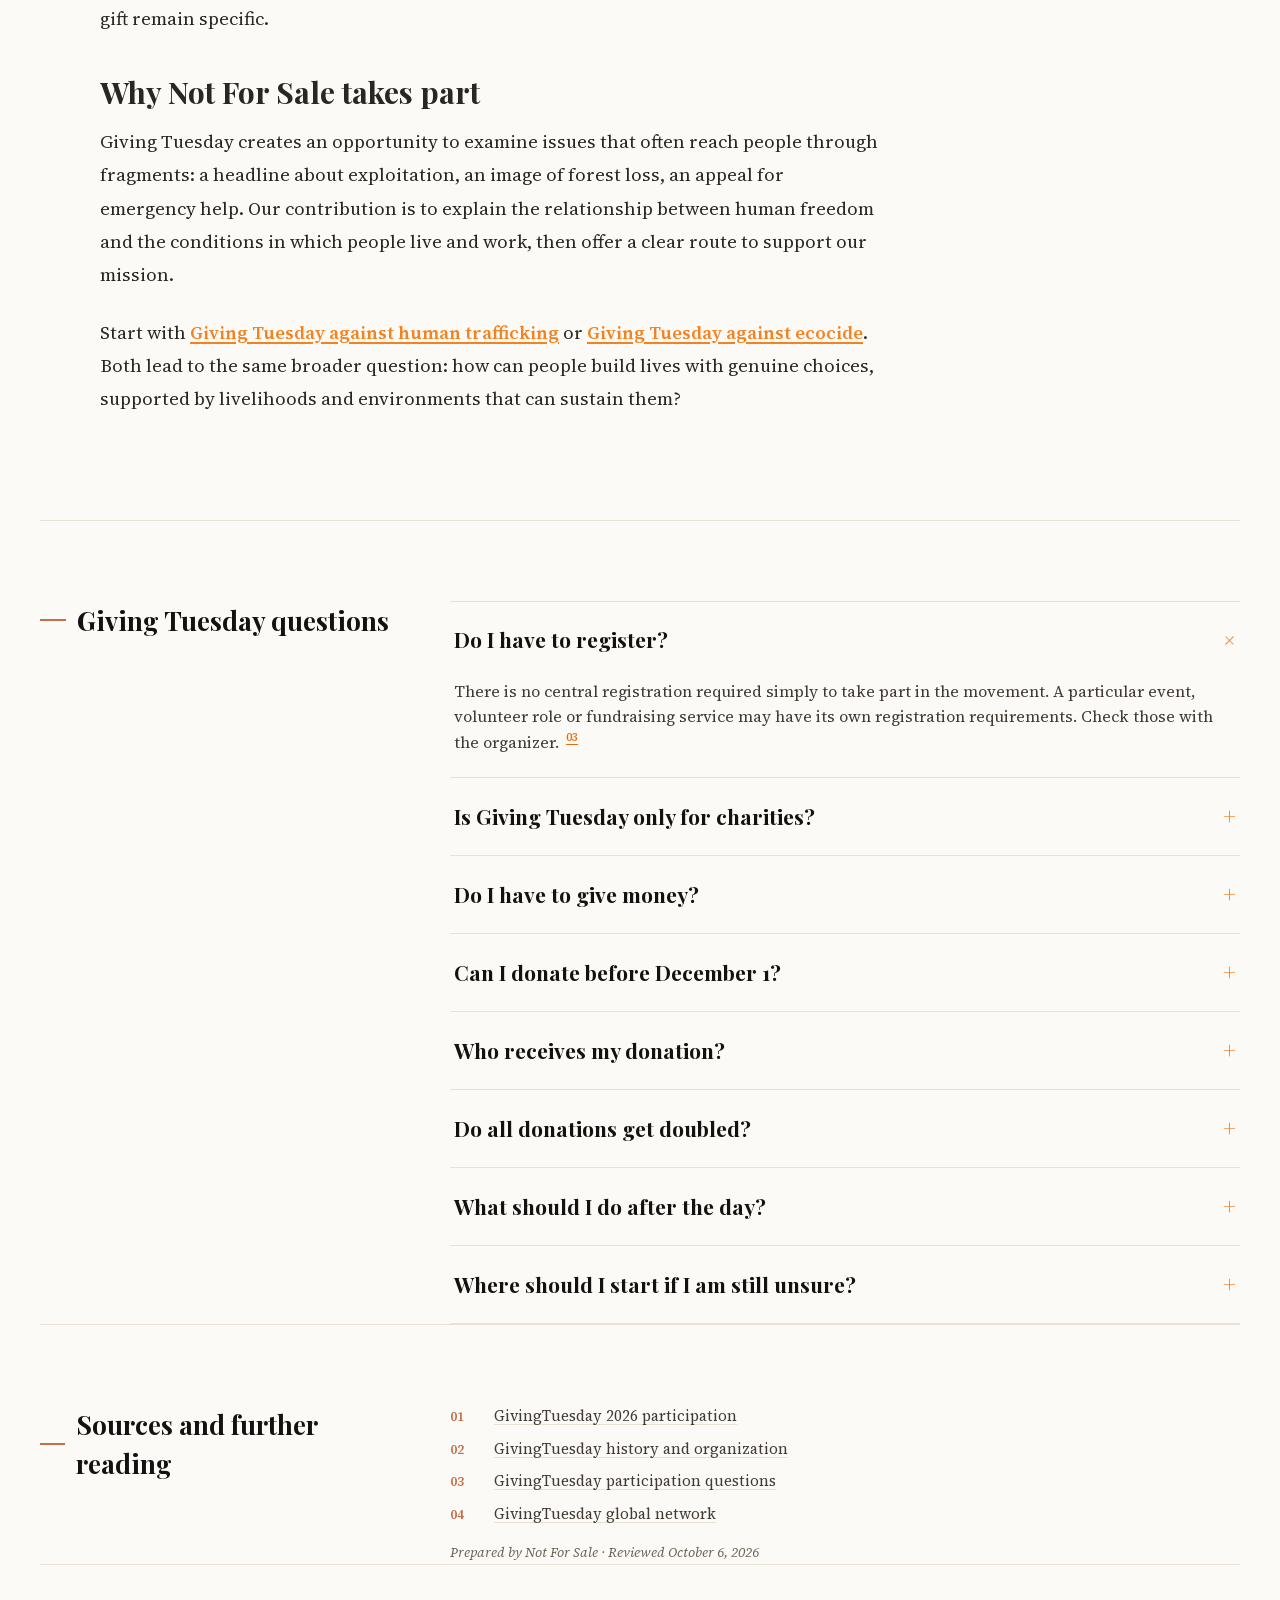
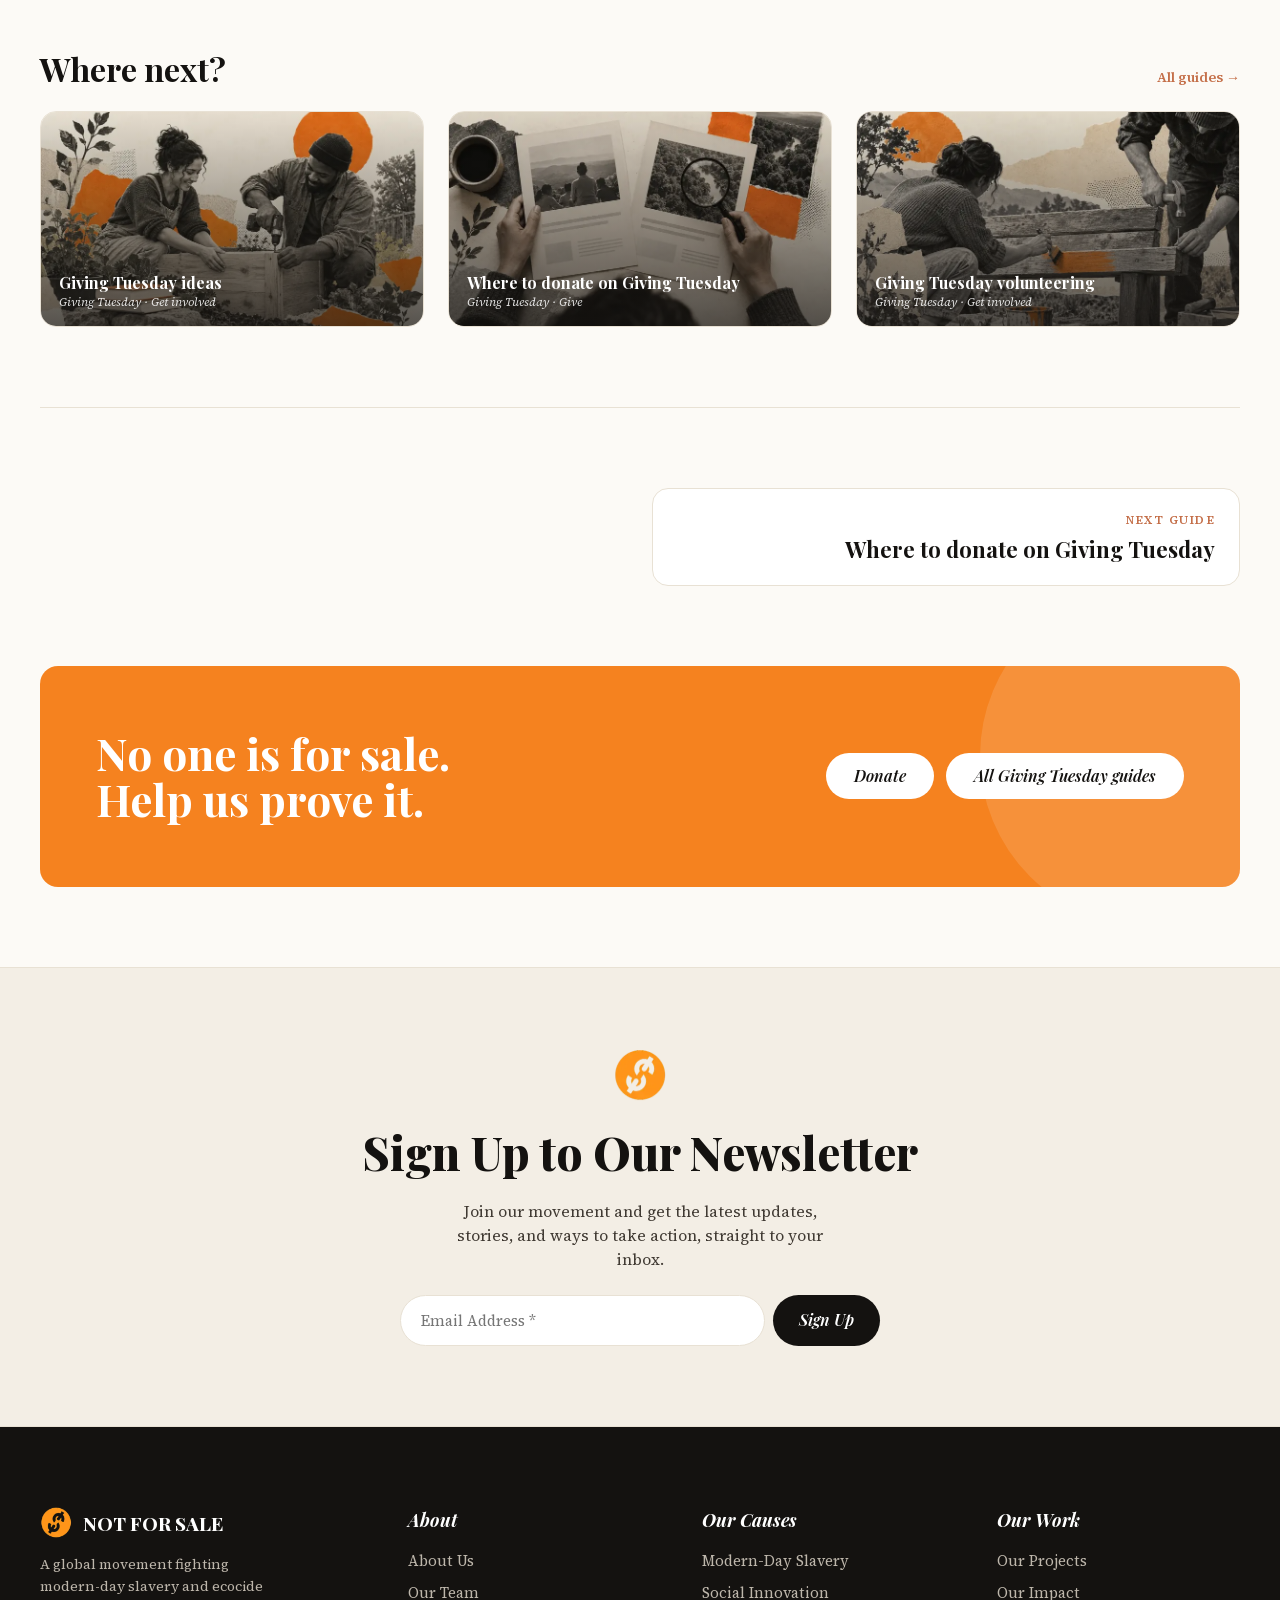
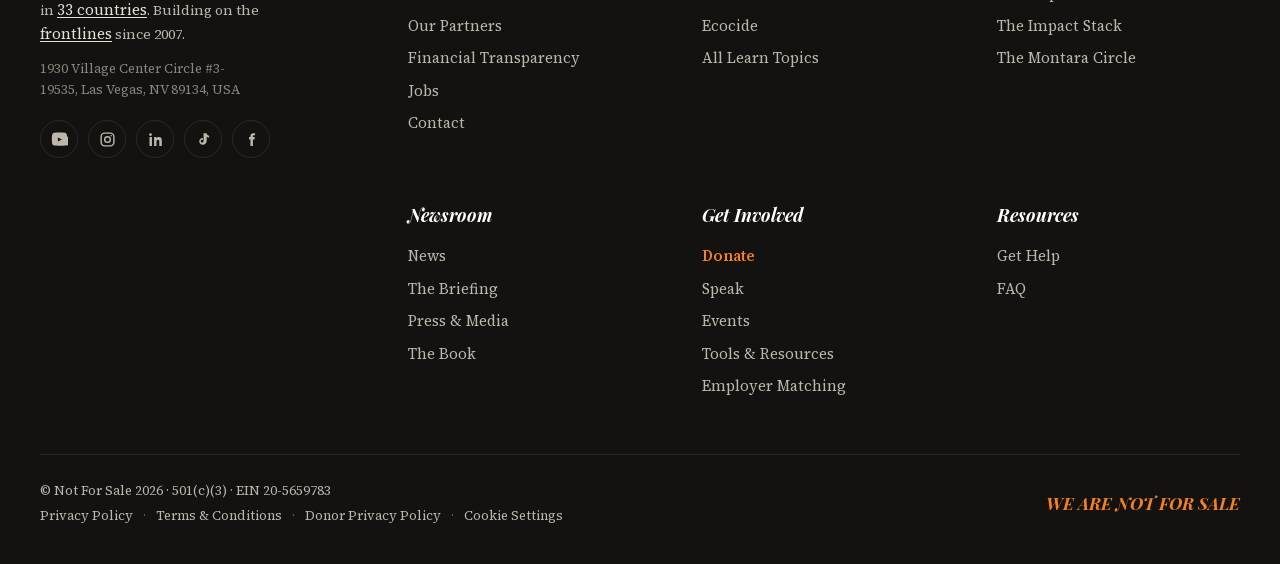
<file: what-is-giving-tuesday/index.html>
<!doctype html>
<html lang="en">
<head>
<meta charset="utf-8">
<meta name="viewport" content="width=device-width, initial-scale=1">
<title>What Is Giving Tuesday and When Is It in 2026 | Not For Sale</title>
<meta name="description" content="Giving Tuesday 2026 falls on December 1. Understand its meaning, history and ways to take part through donations, volunteering and everyday generosity.">
<meta name="robots" content="noindex, nofollow">
<link rel="icon" href="../assets/img/favicon.png">
<script>(function(d){d.classList.add("js-fade");var w=window,D=document,vh=w.innerHeight||d.clientHeight,at=0,ok=false,dcl=false,raf=w.requestAnimationFrame||function(f){return setTimeout(f,16);};function show(){var a=D.querySelectorAll(".fade:not(.in)"),i,r;for(i=0;i!==a.length;i++){r=a[i].getBoundingClientRect();if(vh>r.top&&r.bottom>0){a[i].classList.add("in","fade-now");}}}function css(){if(!D.body){return false;}var l=D.querySelectorAll("link[rel~=stylesheet],link[rel=preload][as=style]"),i;for(i=0;i!==l.length;i++){if(l[i].rel.indexOf("stylesheet")===-1||!l[i].sheet){return false;}}return true;}function step(){if(!ok){if(!at){if(css()){at=Date.now();}}else if(Date.now()-at>1200||!D.fonts||(D.fonts.status==="loaded"&&Date.now()-at>50)){ok=true;}}if(ok){show();}if(!(ok&&dcl)){raf(step);}}raf(step);D.addEventListener("DOMContentLoaded",function(){dcl=true;});w.addEventListener("load",function(){ok=true;dcl=true;show();});setTimeout(function(){if(!w.nfsFadeOn){d.classList.remove("js-fade");}},4000);})(document.documentElement);</script>
<link rel="stylesheet" href="../assets/css/chrome.css?v=a6335540">
<link rel="stylesheet" href="../assets/fonts/fonts.css?v=5a9e098c">
<link rel="stylesheet" href="../assets/css/styles.css?v=89c19858">
<link rel="stylesheet" href="../assets/css/gt.css?v=a6f6572d">
<script src="../assets/js/config.js?v=410d398c" defer></script>
<script src="../assets/js/app.js?v=a1610b65" defer></script>
<script src="../assets/js/gt.js?v=3490eb53" defer></script>
</head>
<body data-page="giving-tuesday">
<div class="wp-site-blocks">
<header class="wp-block-template-part"><a class="skip-link" href="#nfs-main">Skip to content</a><div id="bar"></div><div id="site-header"></div><div id="nfs-main" tabindex="-1"></div></header>
<main class="gt gt-guide">
<div class="postwrap"><header class="posthead">
  <a class="tag cat" href="../"><span class="dot" style="background:#c46f49"></span>Giving Tuesday</a>
  <h1>What is Giving Tuesday and how can you take part</h1>
  <p class="dek">Giving Tuesday 2026 falls on December 1. Understand its meaning, history and ways to take part through donations, volunteering and everyday generosity.</p>
  <div class="byline">
    <div class="av gt-av"><img src="../assets/img/favicon.png" alt="Not For Sale" width="27" height="27"></div>
    <div class="byl"><div class="byl-who">By <b>NOT FOR SALE</b></div><div class="byl-dates"><span>Reviewed <time datetime="2026-10-06">October 6, 2026</time></span></div></div>
    <a class="gps" href="https://www.google.com/preferences/source?q=wearenotforsale.org" target="_blank" rel="noopener noreferrer"><svg viewBox="0 0 18 18" xmlns="http://www.w3.org/2000/svg" aria-hidden="true" focusable="false"><path d="M17.64 9.2045C17.64 8.56636 17.5827 7.95272 17.4764 7.36363H9V10.845H13.8436C13.635 11.97 13.0009 12.9231 12.0477 13.5613V15.8195H14.9564C16.6582 14.2527 17.64 11.9454 17.64 9.2045Z" fill="#4285F4"/><path d="M9 18C11.43 18 13.4673 17.1941 14.9564 15.8195L12.0477 13.5613C11.2418 14.1013 10.2109 14.4204 9 14.4204C6.65591 14.4204 4.67182 12.8372 3.96409 10.71H0.957275V13.0418C2.43818 15.9831 5.48182 18 9 18Z" fill="#34A853"/><path d="M3.96409 10.71C3.78409 10.17 3.68182 9.59318 3.68182 9C3.68182 8.40682 3.78409 7.83 3.96409 7.29V4.95818H0.957275C0.347727 6.17318 0 7.54773 0 9C0 10.4523 0.347727 11.8268 0.957275 13.0418L3.96409 10.71Z" fill="#FBBC05"/><path d="M9 3.57955C10.3214 3.57955 11.5077 4.03364 12.4405 4.92545L15.0218 2.34409C13.4632 0.891818 11.4259 0 9 0C5.48182 0 2.43818 2.01682 0.957275 4.95818L3.96409 7.29C4.67182 5.16273 6.65591 3.57955 9 3.57955Z" fill="#EA4335"/></svg><span>Add us as a preferred source</span></a>
  </div>
</header></div>
<div class="wrap"><figure class="gt-cover fade"><div class="postcover"><div class="nfs-cover"><img class="nfs-cover-img" src="../assets/img/community-1600.webp" srcset="../assets/img/community-800.webp 800w, ../assets/img/community-1600.webp 1600w" sizes="(max-width: 860px) 100vw, 1200px" alt="Editorial collage of adults sharing a meal and books at a community table." decoding="async" fetchpriority="high" loading="eager"></div></div><figcaption class="gt-cap">Editorial illustration</figcaption></figure></div>
<div class="wrap ex" id="exRoot" style="--accent:#c46f49">
  <div class="ex-answer fade"><div class="lab">The short answer</div><p>Giving Tuesday is a global movement that encourages people to contribute to the lives of others. Its annual giving day falls on December 1 in 2026. You can donate to a charity, volunteer, offer a useful skill or help someone in your community. The movement does not require a particular donation amount or a public declaration of generosity. <sup class="cite"><a href="#source-S01" aria-label="Source 01">01</a>, <a href="#source-S02" aria-label="Source 02">02</a></sup></p><p>For someone encountering Giving Tuesday for the first time, the number of appeals can make a straightforward idea feel complicated. There are charities asking for support, employers announcing activities and friends sharing causes. The useful starting point is to decide what you want to contribute and who would benefit, then choose a way to follow through.</p></div>

  <div class="postlayout gt-body">
    <div class="post-main">
      <details class="gt-toc-m"><summary>In this guide <span>10 sections</span></summary><nav aria-label="In this guide"><a href="#what-this-guide-covers">What this guide covers</a><a href="#when-is-giving-tuesday-in-2026">When is Giving Tuesday in 2026</a><a href="#how-giving-tuesday-began">How Giving Tuesday began</a><a href="#what-counts-as-taking-part">What counts as taking part</a><a href="#a-first-plan-that-does-not-become-a-project">A first plan that does not become a project</a><a href="#if-you-want-to-involve-other-people">If you want to involve other people</a><a href="#taking-part-beyond-the-united-states">Taking part beyond the United States</a><a href="#why-not-for-sale-takes-part">Why Not For Sale takes part</a><a href="#questions">Questions</a><a href="#sources">Sources</a></nav></details>
      <div class="article gt-prose"><section id="what-this-guide-covers" class="gt-sec"><h2>What this guide covers</h2><ul><li>The 2026 date and why it changes.</li><li>Where the movement began and who organizes it.</li><li>How giving money differs from other ways of participating.</li><li>How to choose a first action and involve other people.</li><li>Where Not For Sale fits into the day.</li></ul></section><section id="when-is-giving-tuesday-in-2026" class="gt-sec"><h2>When is Giving Tuesday in 2026</h2><p>Giving Tuesday is Tuesday, December 1, 2026. It takes place on the Tuesday after U.S. Thanksgiving, following the Black Friday and Cyber Monday shopping period. That relationship to the calendar explains why it sometimes falls in November and sometimes in December. The official GivingTuesday participation page confirms the 2026 date. <sup class="cite"><a href="#source-S01" aria-label="Source 01">01</a>, <a href="#source-S03" aria-label="Source 03">03</a></sup></p><p>A charity may open its appeal earlier, and a school or workplace may choose another day for an activity. Those arrangements belong to the individual organizer. Check the details of an event or matching offer rather than assuming every campaign starts and ends at the same time. If you are coordinating people in different countries, state the relevant time zone alongside any actual deadline.</p></section><section id="how-giving-tuesday-began" class="gt-sec"><h2>How Giving Tuesday began</h2><p>GivingTuesday began in 2012 at New York’s 92nd Street Y and its Belfer Center for Innovation and Social Impact. It subsequently became an independent nonprofit supporting a wider global movement. Its own history describes an idea that grew from a day encouraging generosity into activity throughout the year. <sup class="cite"><a href="#source-S02" aria-label="Source 02">02</a></sup></p><p>The distinction between the organization and the movement matters when you give. GivingTuesday helps support the movement; participating charities run their own appeals and receive donations through their own arrangements. Not For Sale’s hub is one charity’s contribution to the day, not the official headquarters of GivingTuesday.</p></section><section id="what-counts-as-taking-part" class="gt-sec"><h2>What counts as taking part</h2><p>Participation can be financial, practical or relational. A gift to an organization helps fund its work. A volunteer contribution supplies agreed time or expertise. Helping a neighbor may meet a need that never appears in a formal campaign. These actions serve different purposes, and you do not have to convert every kind act into a fundraising total.</p><div class="gt-table" role="region" aria-label="Table: What you can contribute / A useful example / First step" tabindex="0"><table><thead><tr><th scope="col">What you can contribute</th><th scope="col">A useful example</th><th scope="col">First step</th></tr></thead><tbody><tr><td data-label="What you can contribute">Money</td><td data-label="A useful example">Support an organization whose approach you understand</td><td data-label="First step">Read its mission and giving terms</td></tr><tr><td data-label="What you can contribute">A skill</td><td data-label="A useful example">Help with an agreed design, translation or administrative task</td><td data-label="First step">Ask whether the task is needed</td></tr><tr><td data-label="What you can contribute">Regular time</td><td data-label="A useful example">Join an established volunteer role</td><td data-label="First step">Check the commitment and preparation</td></tr><tr><td data-label="What you can contribute">Practical help</td><td data-label="A useful example">Collect requested items or assist with a local activity</td><td data-label="First step">Confirm the recipient’s requirements</td></tr><tr><td data-label="What you can contribute">Attention and knowledge</td><td data-label="A useful example">Help others understand an issue</td><td data-label="First step">Share a reliable explanation</td></tr></tbody></table></div><p>For a financial gift, start with the <a href="../where-to-donate/">Giving Tuesday donation guide</a>. For time or skills, use the <a href="../volunteering/">volunteering guide</a>. Neither route is a test of how much you care. Choose a contribution that fits your circumstances and meets an actual need.</p></section><section id="a-first-plan-that-does-not-become-a-project" class="gt-sec"><h2>A first plan that does not become a project</h2><p>Begin with a person, organization or issue you want to support. If the need is specific, ask the recipient what would help. If you are choosing a charity, read enough to explain its work in your own words. You should be able to describe more than the problem: you should understand what the organization does in response.</p><p>Next, decide what you can offer. A realistic commitment includes the time needed to arrange it. Offering two hours of professional work, for example, may require a short briefing and a handover as well as the task itself. If your available time is uncertain, say so before someone relies on your offer.</p><p>Finally, choose the next action and a date. That might be making a donation after reviewing the charity, contacting a volunteer coordinator or discussing an activity with colleagues. Keep the plan small enough that you can complete it without needing a new account, a complicated event or a public campaign.</p></section><section id="if-you-want-to-involve-other-people" class="gt-sec"><h2>If you want to involve other people</h2><p>Give people a clear invitation rather than a general instruction to “do something.” Explain the cause, the proposed action and whether money is involved. Allow a genuine choice. A colleague should not have to disclose their finances to decline a donation, and a child should not feel that the size of a family contribution measures kindness.</p><p>A simple invitation could say: “I’m using Giving Tuesday to learn more about this cause and support the work if I can. Here is the guide I found useful. If you would like to join me, we could choose one action together.” That leaves room for a conversation and avoids promising a result you cannot substantiate.</p></section><section id="taking-part-beyond-the-united-states" class="gt-sec"><h2>Taking part beyond the United States</h2><p>The movement has national and local organizers in many countries. The official <a href="https://www.givingtuesday.org/global/">GivingTuesday global network</a> is a starting point for finding the movement where you live. Local activity may use different languages, names and arrangements. <sup class="cite"><a href="#source-S04" aria-label="Source 04">04</a></sup></p><p>For donations across borders, check the currency and the organization receiving the money. Tax treatment does not automatically travel with a charity’s registration in another country. This is particularly relevant when someone encounters a U.S. appeal from elsewhere in the world. The day is international; the rules attached to a particular gift remain specific.</p></section><section id="why-not-for-sale-takes-part" class="gt-sec"><h2>Why Not For Sale takes part</h2><p>Giving Tuesday creates an opportunity to examine issues that often reach people through fragments: a headline about exploitation, an image of forest loss, an appeal for emergency help. Our contribution is to explain the relationship between human freedom and the conditions in which people live and work, then offer a clear route to support our mission.</p><p>Start with <a href="../human-trafficking/">Giving Tuesday against human trafficking</a> or <a href="../ecocide/">Giving Tuesday against ecocide</a>. Both lead to the same broader question: how can people build lives with genuine choices, supported by livelihoods and environments that can sustain them?</p></section></div>
    </div>
    <aside class="post-side gt-rail">
      <div class="post-toc"><h4>In this guide</h4><nav class="post-toc-nav" aria-label="In this guide"><a href="#what-this-guide-covers">What this guide covers</a><a href="#when-is-giving-tuesday-in-2026">When is Giving Tuesday in 2026</a><a href="#how-giving-tuesday-began">How Giving Tuesday began</a><a href="#what-counts-as-taking-part">What counts as taking part</a><a href="#a-first-plan-that-does-not-become-a-project">A first plan that does not become a project</a><a href="#if-you-want-to-involve-other-people">If you want to involve other people</a><a href="#taking-part-beyond-the-united-states">Taking part beyond the United States</a><a href="#why-not-for-sale-takes-part">Why Not For Sale takes part</a><a href="#questions">Questions</a><a href="#sources">Sources</a></nav></div>
      <div class="post-share"><h4>Share</h4><div class="psh-row"><a class="psh" data-share="x" href="#" target="_blank" rel="noopener" aria-label="Share on X"><svg viewBox="0 0 24 24" fill="currentColor" aria-hidden="true"><path d="M18.24 2.25h3.31l-7.23 8.26L23 21.75h-6.66l-5.21-6.82-5.97 6.82H1.85l7.73-8.84L1 2.25h6.83l4.71 6.23 5.7-6.23zm-1.16 17.52h1.83L7.01 4.13H5.04z"/></svg></a><a class="psh" data-share="li" href="#" target="_blank" rel="noopener" aria-label="Share on LinkedIn"><svg viewBox="0 0 24 24" fill="currentColor" aria-hidden="true"><path d="M4.98 3.5A2.5 2.5 0 112.5 1 2.5 2.5 0 014.98 3.5zM.5 8h4V24h-4zm7 0h3.83v2.19h.05A4.2 4.2 0 0115.2 7.7c4.1 0 4.86 2.7 4.86 6.2V24h-4v-8.34c0-1.99-.04-4.55-2.77-4.55s-3.19 2.16-3.19 4.4V24h-4z"/></svg></a><a class="psh" data-share="fb" href="#" target="_blank" rel="noopener" aria-label="Share on Facebook"><svg viewBox="0 0 24 24" fill="currentColor" aria-hidden="true"><path d="M22 12a10 10 0 10-11.56 9.88v-6.99H7.9V12h2.54V9.8c0-2.5 1.49-3.89 3.78-3.89 1.09 0 2.24.2 2.24.2v2.46h-1.26c-1.24 0-1.63.77-1.63 1.56V12h2.78l-.44 2.89h-2.34v6.99A10 10 0 0022 12z"/></svg></a><button type="button" class="psh pshcopy" aria-label="Copy link"><svg viewBox="0 0 24 24" fill="none" stroke="currentColor" stroke-width="2" stroke-linecap="round" stroke-linejoin="round" aria-hidden="true"><path d="M10 13a5 5 0 007.07 0l3-3a5 5 0 00-7.07-7.07l-1.72 1.71"/><path d="M14 11a5 5 0 00-7.07 0l-3 3a5 5 0 007.07 7.07l1.71-1.71"/></svg></button></div></div>
      <a class="gt-back" href="../">&lsaquo; All Giving Tuesday guides</a>
    </aside>
  </div>

  <section class="ex-related" id="questions"><div class="ex-block" style="padding-bottom:0;border:none"><div class="label fade">Giving Tuesday questions</div><div class="fade nfs-exfaq"><div class="qa open"><div class="q">Do I have to register?<span class="ic">+</span></div><div class="a"><p>There is no central registration required simply to take part in the movement. A particular event, volunteer role or fundraising service may have its own registration requirements. Check those with the organizer. <sup class="cite"><a href="#source-S03" aria-label="Source 03">03</a></sup></p></div></div><div class="qa"><div class="q">Is Giving Tuesday only for charities?<span class="ic">+</span></div><div class="a"><p>No. Individuals, informal groups, schools and businesses can participate. A personal act of help can be part of the day even when no charity receives money.</p></div></div><div class="qa"><div class="q">Do I have to give money?<span class="ic">+</span></div><div class="a"><p>No. Time, useful skills, attention and practical help are also ways to contribute. If you offer something to an organization, ask what it needs before arranging the activity.</p></div></div><div class="qa"><div class="q">Can I donate before December 1?<span class="ic">+</span></div><div class="a"><p>Yes. Giving is not confined to the annual date. If an appeal includes a limited matching offer, check whether an earlier gift qualifies under that offer’s terms.</p></div></div><div class="qa"><div class="q">Who receives my donation?<span class="ic">+</span></div><div class="a"><p>That depends on the route you use. Read the recipient and payment details. A gift through Not For Sale’s official giving page is separate from donating to the GivingTuesday organization itself.</p></div></div><div class="qa"><div class="q">Do all donations get doubled?<span class="ic">+</span></div><div class="a"><p>No. Matching requires a specific funder or employer program, with its own conditions. The Giving Tuesday name does not establish a match.</p></div></div><div class="qa"><div class="q">What should I do after the day?<span class="ic">+</span></div><div class="a"><p>Keep any donation confirmation, complete the work you agreed to and thank the people involved. If you promised an update, provide it. Consider continuing only when the commitment fits your circumstances and the recipient’s needs.</p></div></div><div class="qa"><div class="q">Where should I start if I am still unsure?<span class="ic">+</span></div><div class="a"><p>Read the <a href="../ideas/">ideas guide</a> and choose one action you could reasonably complete. You can learn about a cause before deciding whether to give.</p></div></div></div></div></section>

  <section class="ex-related gt-sources" id="sources"><div class="ex-block" style="padding-bottom:0;border:none"><div class="label fade">Sources and further reading</div>
    <div class="fade"><ol class="gt-srclist"><li id="source-S01"><span class="gt-sn">01</span><a href="https://www.givingtuesday.org/participate/">GivingTuesday 2026 participation</a></li><li id="source-S02"><span class="gt-sn">02</span><a href="https://www.givingtuesday.org/about/">GivingTuesday history and organization</a></li><li id="source-S03"><span class="gt-sn">03</span><a href="https://www.givingtuesday.org/about/faq/">GivingTuesday participation questions</a></li><li id="source-S04"><span class="gt-sn">04</span><a href="https://www.givingtuesday.org/global/">GivingTuesday global network</a></li></ol><p class="gt-prep">Prepared by Not For Sale · Reviewed October 6, 2026</p></div></div></section>

  <section class="ex-related"><div class="ex-keep-h fade"><span>Where next?</span><a class="ex-viewall" href="../">All guides <span aria-hidden="true">&rarr;</span></a></div>
    <div class="ex-morecards ex-keepgrid fade"><a class="ex-mc" href="../ideas/"><div class="nfs-cover"><img class="nfs-cover-img" src="../assets/img/ideas-800.webp" srcset="../assets/img/ideas-800.webp 800w, ../assets/img/ideas-1600.webp 1600w" sizes="(max-width: 680px) 100vw, 400px" alt="" decoding="async" loading="lazy"></div><div class="t">Giving Tuesday ideas<small>Giving Tuesday · Get involved</small></div></a><a class="ex-mc" href="../where-to-donate/"><div class="nfs-cover"><img class="nfs-cover-img" src="../assets/img/where-to-donate-800.webp" srcset="../assets/img/where-to-donate-800.webp 800w, ../assets/img/where-to-donate-1600.webp 1600w" sizes="(max-width: 680px) 100vw, 400px" alt="" decoding="async" loading="lazy"></div><div class="t">Where to donate on Giving Tuesday<small>Giving Tuesday · Give</small></div></a><a class="ex-mc" href="../volunteering/"><div class="nfs-cover"><img class="nfs-cover-img" src="../assets/img/volunteering-800.webp" srcset="../assets/img/volunteering-800.webp 800w, ../assets/img/volunteering-1600.webp 1600w" sizes="(max-width: 680px) 100vw, 400px" alt="" decoding="async" loading="lazy"></div><div class="t">Giving Tuesday volunteering<small>Giving Tuesday · Get involved</small></div></a></div></section>
  <nav class="ex-pager" aria-label="More guides"><span></span><a class="ex-pager-link next" href="../where-to-donate/"><span class="dir">Next guide</span><b>Where to donate on Giving Tuesday</b></a></nav>
</div>
<div class="wrap"><div class="ctaband fade"><h2>No one is for sale.<br>Help us prove it.</h2><div class="btns"><a class="btn btn-light" href="?campaign=770665">Donate</a><a class="btn btn-light" href="../">All Giving Tuesday guides</a></div></div></div>
</main>
<footer class="wp-block-template-part"><div id="site-newsletter"></div><div id="site-footer"></div></footer>
</div>
<p class="gt-mock" role="note">Mockup for review<span class="gt-mock-x">. Not the live site.</span></p>
</body>
</html>
</file>
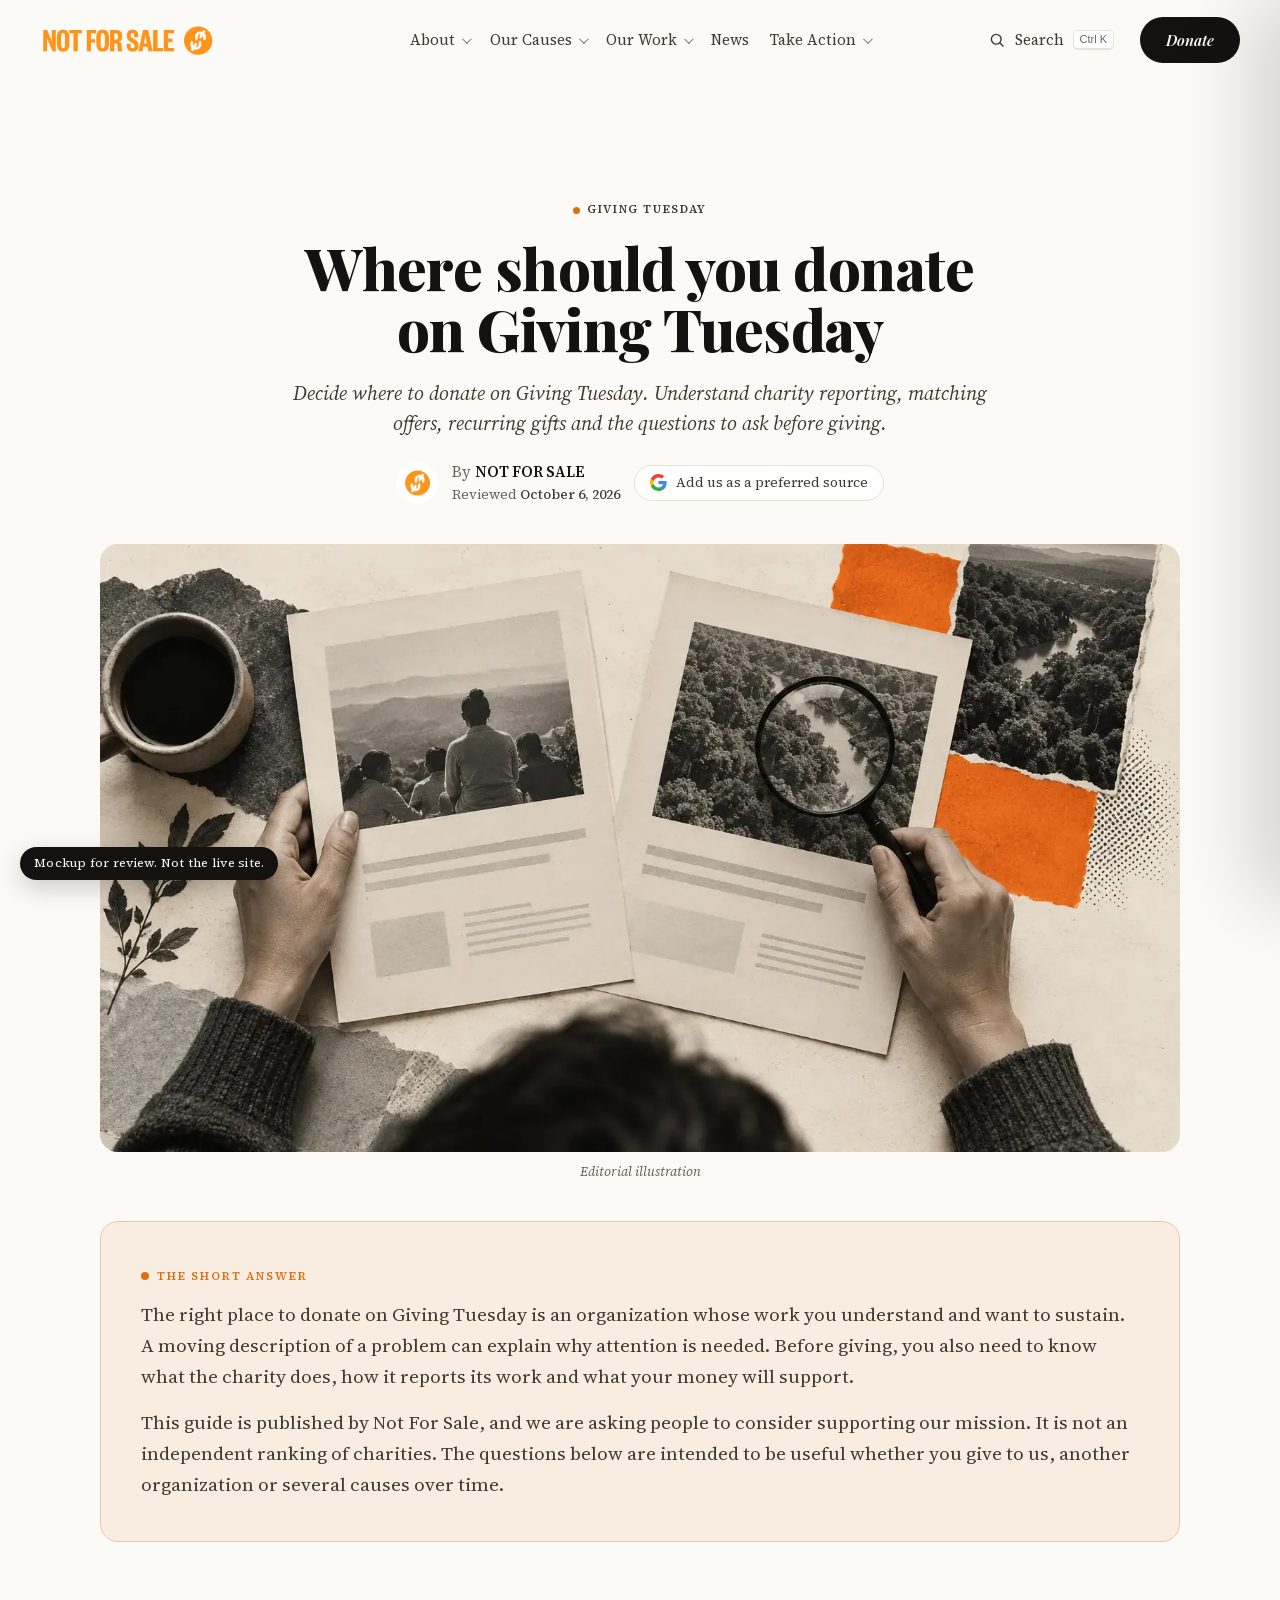
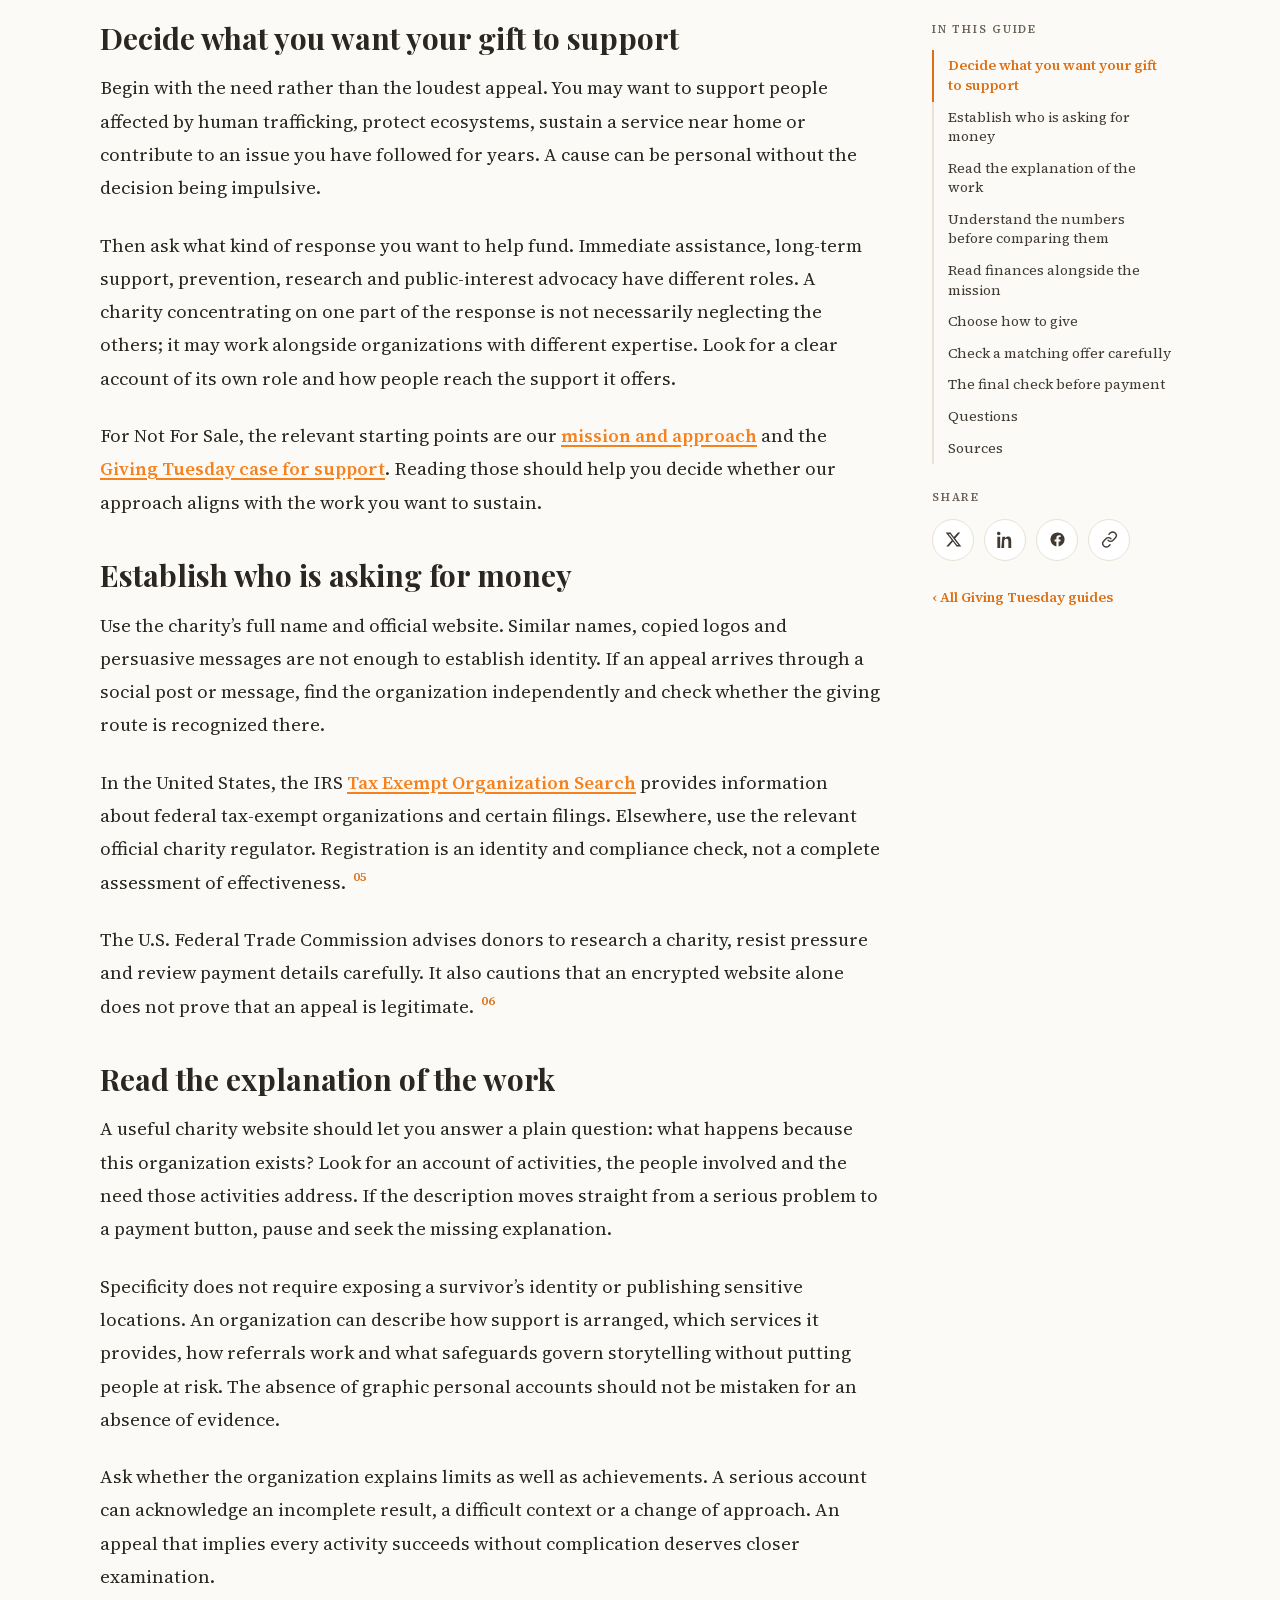
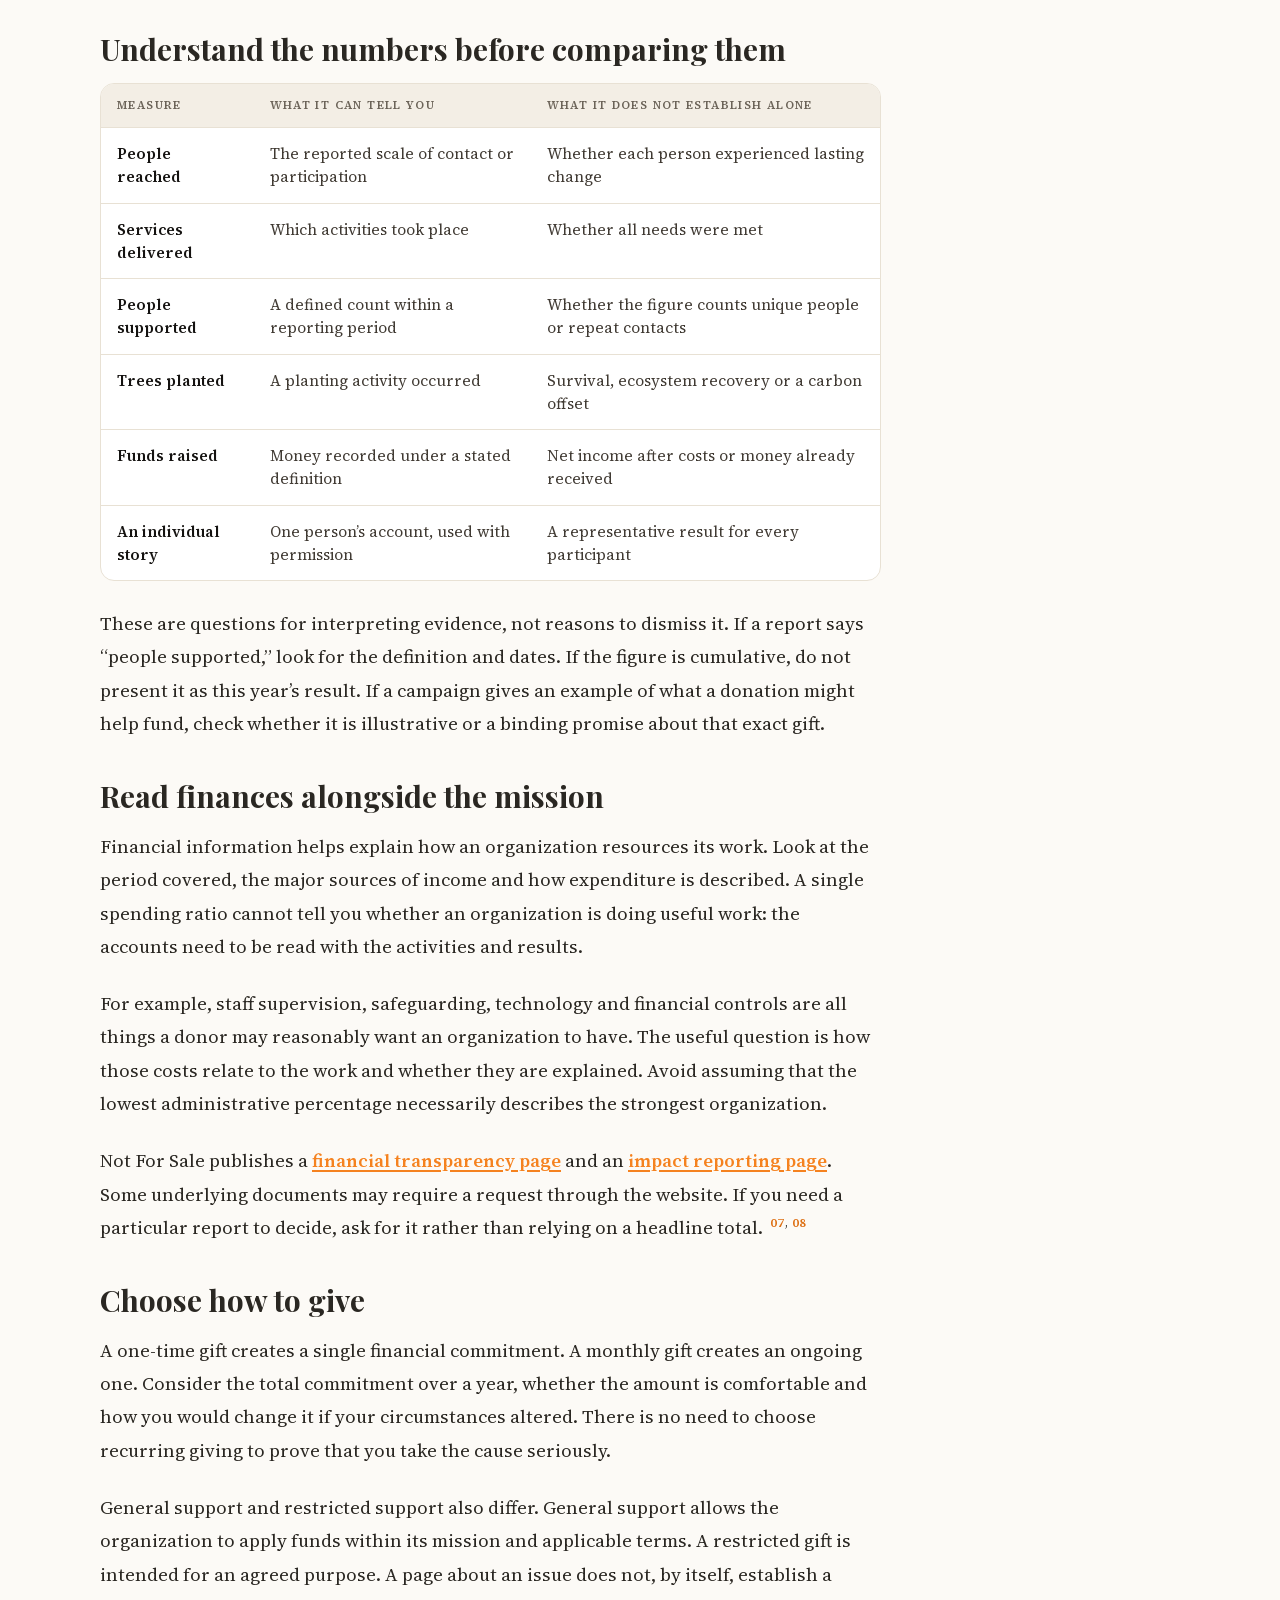
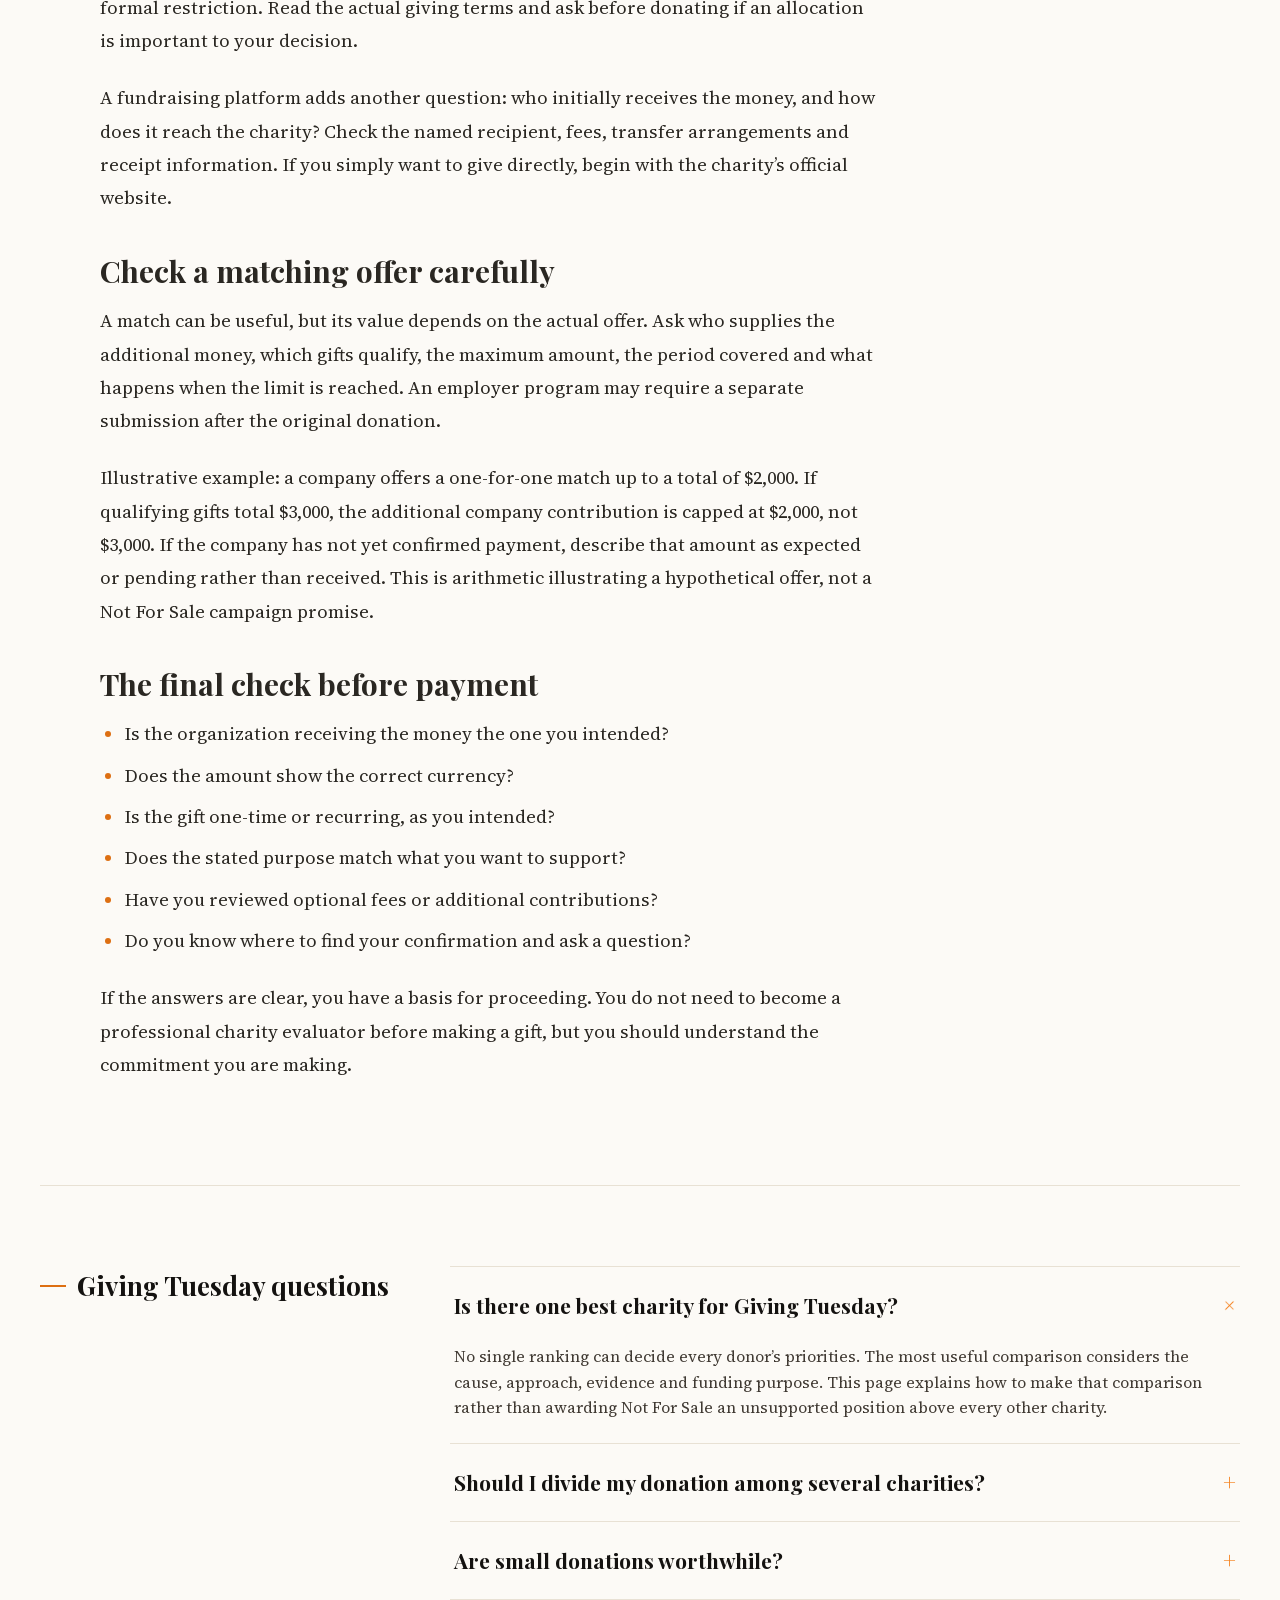
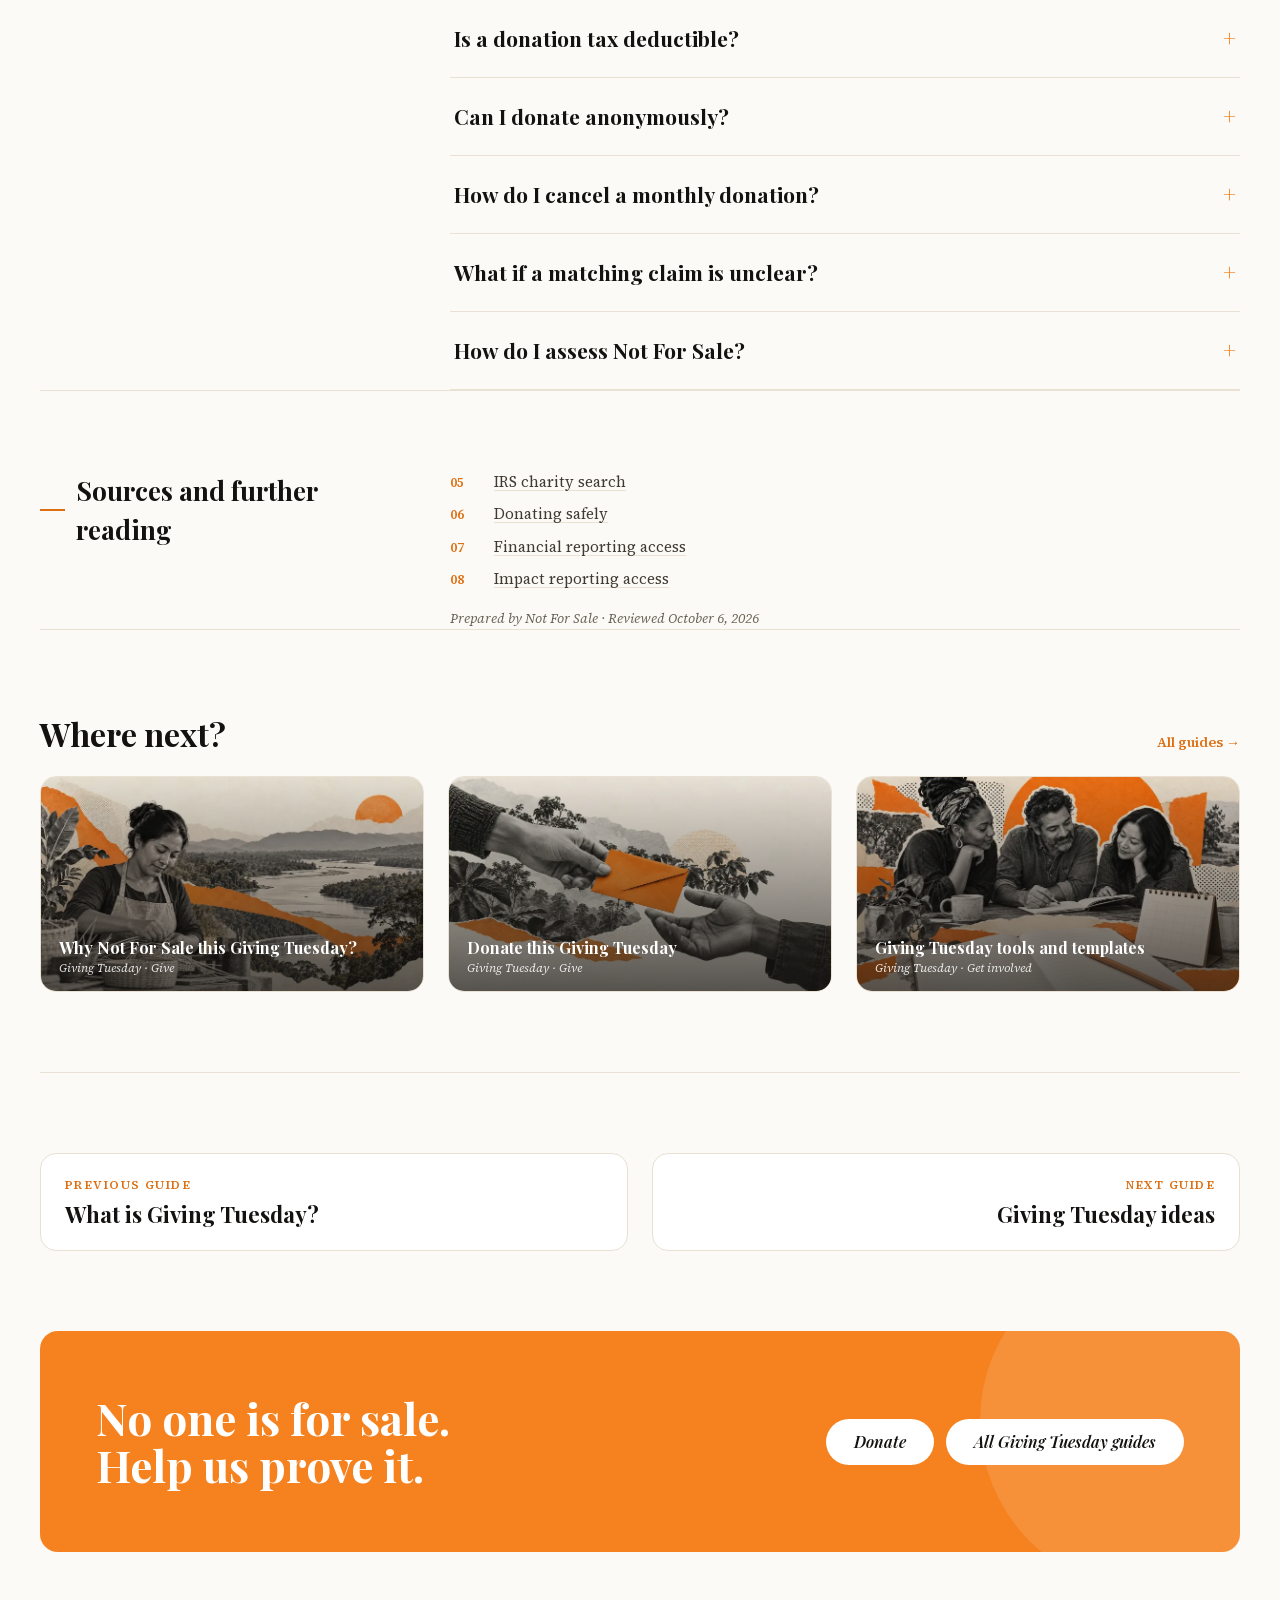
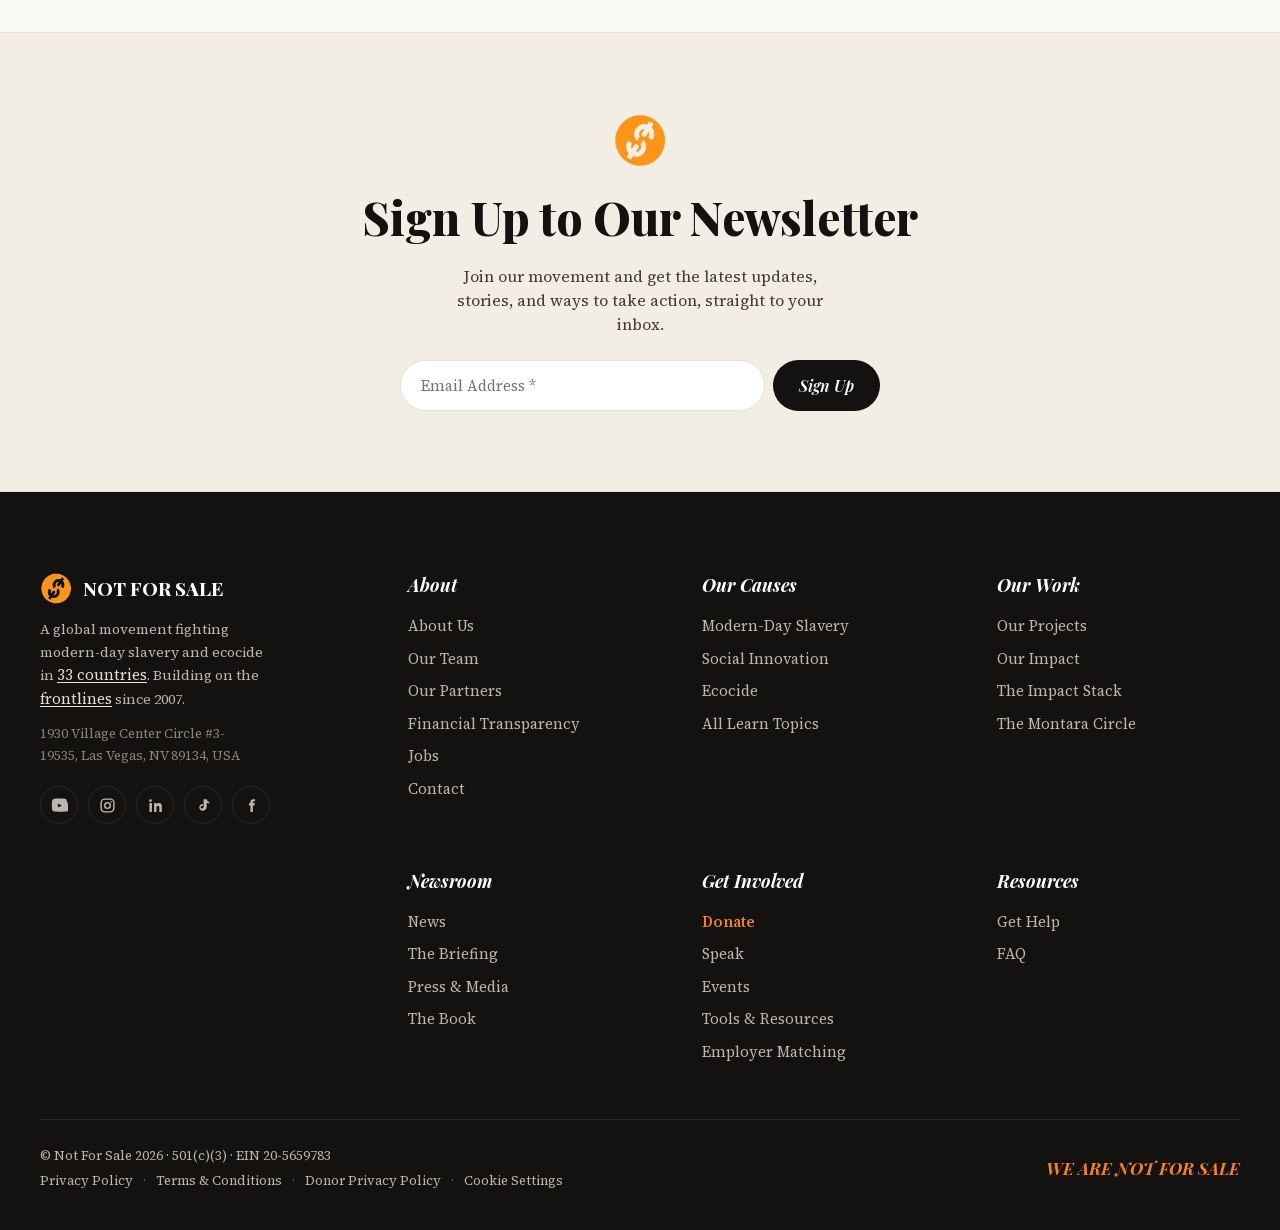
<file: where-to-donate/index.html>
<!doctype html>
<html lang="en">
<head>
<meta charset="utf-8">
<meta name="viewport" content="width=device-width, initial-scale=1">
<title>Where to Donate on Giving Tuesday 2026 | Not For Sale</title>
<meta name="description" content="Decide where to donate on Giving Tuesday. Understand charity reporting, matching offers, recurring gifts and the questions to ask before giving.">
<meta name="robots" content="noindex, nofollow">
<link rel="icon" href="../assets/img/favicon.png">
<script>(function(d){d.classList.add("js-fade");var w=window,D=document,vh=w.innerHeight||d.clientHeight,at=0,ok=false,dcl=false,raf=w.requestAnimationFrame||function(f){return setTimeout(f,16);};function show(){var a=D.querySelectorAll(".fade:not(.in)"),i,r;for(i=0;i!==a.length;i++){r=a[i].getBoundingClientRect();if(vh>r.top&&r.bottom>0){a[i].classList.add("in","fade-now");}}}function css(){if(!D.body){return false;}var l=D.querySelectorAll("link[rel~=stylesheet],link[rel=preload][as=style]"),i;for(i=0;i!==l.length;i++){if(l[i].rel.indexOf("stylesheet")===-1||!l[i].sheet){return false;}}return true;}function step(){if(!ok){if(!at){if(css()){at=Date.now();}}else if(Date.now()-at>1200||!D.fonts||(D.fonts.status==="loaded"&&Date.now()-at>50)){ok=true;}}if(ok){show();}if(!(ok&&dcl)){raf(step);}}raf(step);D.addEventListener("DOMContentLoaded",function(){dcl=true;});w.addEventListener("load",function(){ok=true;dcl=true;show();});setTimeout(function(){if(!w.nfsFadeOn){d.classList.remove("js-fade");}},4000);})(document.documentElement);</script>
<link rel="stylesheet" href="../assets/css/chrome.css?v=a6335540">
<link rel="stylesheet" href="../assets/fonts/fonts.css?v=5a9e098c">
<link rel="stylesheet" href="../assets/css/styles.css?v=89c19858">
<link rel="stylesheet" href="../assets/css/gt.css?v=a6f6572d">
<script src="../assets/js/config.js?v=410d398c" defer></script>
<script src="../assets/js/app.js?v=a1610b65" defer></script>
<script src="../assets/js/gt.js?v=3490eb53" defer></script>
</head>
<body data-page="giving-tuesday">
<div class="wp-site-blocks">
<header class="wp-block-template-part"><a class="skip-link" href="#nfs-main">Skip to content</a><div id="bar"></div><div id="site-header"></div><div id="nfs-main" tabindex="-1"></div></header>
<main class="gt gt-guide">
<div class="postwrap"><header class="posthead">
  <a class="tag cat" href="../"><span class="dot" style="background:#dd6f12"></span>Giving Tuesday</a>
  <h1>Where should you donate on Giving Tuesday</h1>
  <p class="dek">Decide where to donate on Giving Tuesday. Understand charity reporting, matching offers, recurring gifts and the questions to ask before giving.</p>
  <div class="byline">
    <div class="av gt-av"><img src="../assets/img/favicon.png" alt="Not For Sale" width="27" height="27"></div>
    <div class="byl"><div class="byl-who">By <b>NOT FOR SALE</b></div><div class="byl-dates"><span>Reviewed <time datetime="2026-10-06">October 6, 2026</time></span></div></div>
    <a class="gps" href="https://www.google.com/preferences/source?q=wearenotforsale.org" target="_blank" rel="noopener noreferrer"><svg viewBox="0 0 18 18" xmlns="http://www.w3.org/2000/svg" aria-hidden="true" focusable="false"><path d="M17.64 9.2045C17.64 8.56636 17.5827 7.95272 17.4764 7.36363H9V10.845H13.8436C13.635 11.97 13.0009 12.9231 12.0477 13.5613V15.8195H14.9564C16.6582 14.2527 17.64 11.9454 17.64 9.2045Z" fill="#4285F4"/><path d="M9 18C11.43 18 13.4673 17.1941 14.9564 15.8195L12.0477 13.5613C11.2418 14.1013 10.2109 14.4204 9 14.4204C6.65591 14.4204 4.67182 12.8372 3.96409 10.71H0.957275V13.0418C2.43818 15.9831 5.48182 18 9 18Z" fill="#34A853"/><path d="M3.96409 10.71C3.78409 10.17 3.68182 9.59318 3.68182 9C3.68182 8.40682 3.78409 7.83 3.96409 7.29V4.95818H0.957275C0.347727 6.17318 0 7.54773 0 9C0 10.4523 0.347727 11.8268 0.957275 13.0418L3.96409 10.71Z" fill="#FBBC05"/><path d="M9 3.57955C10.3214 3.57955 11.5077 4.03364 12.4405 4.92545L15.0218 2.34409C13.4632 0.891818 11.4259 0 9 0C5.48182 0 2.43818 2.01682 0.957275 4.95818L3.96409 7.29C4.67182 5.16273 6.65591 3.57955 9 3.57955Z" fill="#EA4335"/></svg><span>Add us as a preferred source</span></a>
  </div>
</header></div>
<div class="wrap"><figure class="gt-cover fade"><div class="postcover"><div class="nfs-cover"><img class="nfs-cover-img" src="../assets/img/where-to-donate-1600.webp" srcset="../assets/img/where-to-donate-800.webp 800w, ../assets/img/where-to-donate-1600.webp 1600w" sizes="(max-width: 860px) 100vw, 1200px" alt="Editorial collage of hands examining reports to make an informed donation choice." decoding="async" fetchpriority="high" loading="eager"></div></div><figcaption class="gt-cap">Editorial illustration</figcaption></figure></div>
<div class="wrap ex" id="exRoot" style="--accent:#dd6f12">
  <div class="ex-answer fade"><div class="lab">The short answer</div><p>The right place to donate on Giving Tuesday is an organization whose work you understand and want to sustain. A moving description of a problem can explain why attention is needed. Before giving, you also need to know what the charity does, how it reports its work and what your money will support.</p><p>This guide is published by Not For Sale, and we are asking people to consider supporting our mission. It is not an independent ranking of charities. The questions below are intended to be useful whether you give to us, another organization or several causes over time.</p></div>

  <div class="postlayout gt-body">
    <div class="post-main">
      <details class="gt-toc-m"><summary>In this guide <span>10 sections</span></summary><nav aria-label="In this guide"><a href="#decide-what-you-want-your-gift-to-support">Decide what you want your gift to support</a><a href="#establish-who-is-asking-for-money">Establish who is asking for money</a><a href="#read-the-explanation-of-the-work">Read the explanation of the work</a><a href="#understand-the-numbers-before-comparing-them">Understand the numbers before comparing them</a><a href="#read-finances-alongside-the-mission">Read finances alongside the mission</a><a href="#choose-how-to-give">Choose how to give</a><a href="#check-a-matching-offer-carefully">Check a matching offer carefully</a><a href="#the-final-check-before-payment">The final check before payment</a><a href="#questions">Questions</a><a href="#sources">Sources</a></nav></details>
      <div class="article gt-prose"><section id="decide-what-you-want-your-gift-to-support" class="gt-sec"><h2>Decide what you want your gift to support</h2><p>Begin with the need rather than the loudest appeal. You may want to support people affected by human trafficking, protect ecosystems, sustain a service near home or contribute to an issue you have followed for years. A cause can be personal without the decision being impulsive.</p><p>Then ask what kind of response you want to help fund. Immediate assistance, long-term support, prevention, research and public-interest advocacy have different roles. A charity concentrating on one part of the response is not necessarily neglecting the others; it may work alongside organizations with different expertise. Look for a clear account of its own role and how people reach the support it offers.</p><p>For Not For Sale, the relevant starting points are our <a href="https://wearenotforsale.org/about/">mission and approach</a> and the <a href="../not-for-sale/">Giving Tuesday case for support</a>. Reading those should help you decide whether our approach aligns with the work you want to sustain.</p></section><section id="establish-who-is-asking-for-money" class="gt-sec"><h2>Establish who is asking for money</h2><p>Use the charity’s full name and official website. Similar names, copied logos and persuasive messages are not enough to establish identity. If an appeal arrives through a social post or message, find the organization independently and check whether the giving route is recognized there.</p><p>In the United States, the IRS <a href="https://www.irs.gov/charities-non-profits/tax-exempt-organization-search">Tax Exempt Organization Search</a> provides information about federal tax-exempt organizations and certain filings. Elsewhere, use the relevant official charity regulator. Registration is an identity and compliance check, not a complete assessment of effectiveness. <sup class="cite"><a href="#source-S05" aria-label="Source 05">05</a></sup></p><p>The U.S. Federal Trade Commission advises donors to research a charity, resist pressure and review payment details carefully. It also cautions that an encrypted website alone does not prove that an appeal is legitimate. <sup class="cite"><a href="#source-S06" aria-label="Source 06">06</a></sup></p></section><section id="read-the-explanation-of-the-work" class="gt-sec"><h2>Read the explanation of the work</h2><p>A useful charity website should let you answer a plain question: what happens because this organization exists? Look for an account of activities, the people involved and the need those activities address. If the description moves straight from a serious problem to a payment button, pause and seek the missing explanation.</p><p>Specificity does not require exposing a survivor’s identity or publishing sensitive locations. An organization can describe how support is arranged, which services it provides, how referrals work and what safeguards govern storytelling without putting people at risk. The absence of graphic personal accounts should not be mistaken for an absence of evidence.</p><p>Ask whether the organization explains limits as well as achievements. A serious account can acknowledge an incomplete result, a difficult context or a change of approach. An appeal that implies every activity succeeds without complication deserves closer examination.</p></section><section id="understand-the-numbers-before-comparing-them" class="gt-sec"><h2>Understand the numbers before comparing them</h2><div class="gt-table" role="region" aria-label="Table: Measure / What it can tell you / What it does not establish alone" tabindex="0"><table><thead><tr><th scope="col">Measure</th><th scope="col">What it can tell you</th><th scope="col">What it does not establish alone</th></tr></thead><tbody><tr><td data-label="Measure">People reached</td><td data-label="What it can tell you">The reported scale of contact or participation</td><td data-label="What it does not establish alone">Whether each person experienced lasting change</td></tr><tr><td data-label="Measure">Services delivered</td><td data-label="What it can tell you">Which activities took place</td><td data-label="What it does not establish alone">Whether all needs were met</td></tr><tr><td data-label="Measure">People supported</td><td data-label="What it can tell you">A defined count within a reporting period</td><td data-label="What it does not establish alone">Whether the figure counts unique people or repeat contacts</td></tr><tr><td data-label="Measure">Trees planted</td><td data-label="What it can tell you">A planting activity occurred</td><td data-label="What it does not establish alone">Survival, ecosystem recovery or a carbon offset</td></tr><tr><td data-label="Measure">Funds raised</td><td data-label="What it can tell you">Money recorded under a stated definition</td><td data-label="What it does not establish alone">Net income after costs or money already received</td></tr><tr><td data-label="Measure">An individual story</td><td data-label="What it can tell you">One person’s account, used with permission</td><td data-label="What it does not establish alone">A representative result for every participant</td></tr></tbody></table></div><p>These are questions for interpreting evidence, not reasons to dismiss it. If a report says “people supported,” look for the definition and dates. If the figure is cumulative, do not present it as this year’s result. If a campaign gives an example of what a donation might help fund, check whether it is illustrative or a binding promise about that exact gift.</p></section><section id="read-finances-alongside-the-mission" class="gt-sec"><h2>Read finances alongside the mission</h2><p>Financial information helps explain how an organization resources its work. Look at the period covered, the major sources of income and how expenditure is described. A single spending ratio cannot tell you whether an organization is doing useful work: the accounts need to be read with the activities and results.</p><p>For example, staff supervision, safeguarding, technology and financial controls are all things a donor may reasonably want an organization to have. The useful question is how those costs relate to the work and whether they are explained. Avoid assuming that the lowest administrative percentage necessarily describes the strongest organization.</p><p>Not For Sale publishes a <a href="https://wearenotforsale.org/financial-transparency/">financial transparency page</a> and an <a href="https://wearenotforsale.org/impact/">impact reporting page</a>. Some underlying documents may require a request through the website. If you need a particular report to decide, ask for it rather than relying on a headline total. <sup class="cite"><a href="#source-S07" aria-label="Source 07">07</a>, <a href="#source-S08" aria-label="Source 08">08</a></sup></p></section><section id="choose-how-to-give" class="gt-sec"><h2>Choose how to give</h2><p>A one-time gift creates a single financial commitment. A monthly gift creates an ongoing one. Consider the total commitment over a year, whether the amount is comfortable and how you would change it if your circumstances altered. There is no need to choose recurring giving to prove that you take the cause seriously.</p><p>General support and restricted support also differ. General support allows the organization to apply funds within its mission and applicable terms. A restricted gift is intended for an agreed purpose. A page about an issue does not, by itself, establish a formal restriction. Read the actual giving terms and ask before donating if an allocation is important to your decision.</p><p>A fundraising platform adds another question: who initially receives the money, and how does it reach the charity? Check the named recipient, fees, transfer arrangements and receipt information. If you simply want to give directly, begin with the charity’s official website.</p></section><section id="check-a-matching-offer-carefully" class="gt-sec"><h2>Check a matching offer carefully</h2><p>A match can be useful, but its value depends on the actual offer. Ask who supplies the additional money, which gifts qualify, the maximum amount, the period covered and what happens when the limit is reached. An employer program may require a separate submission after the original donation.</p><p>Illustrative example: a company offers a one-for-one match up to a total of $2,000. If qualifying gifts total $3,000, the additional company contribution is capped at $2,000, not $3,000. If the company has not yet confirmed payment, describe that amount as expected or pending rather than received. This is arithmetic illustrating a hypothetical offer, not a Not For Sale campaign promise.</p></section><section id="the-final-check-before-payment" class="gt-sec"><h2>The final check before payment</h2><ul><li>Is the organization receiving the money the one you intended?</li><li>Does the amount show the correct currency?</li><li>Is the gift one-time or recurring, as you intended?</li><li>Does the stated purpose match what you want to support?</li><li>Have you reviewed optional fees or additional contributions?</li><li>Do you know where to find your confirmation and ask a question?</li></ul><p>If the answers are clear, you have a basis for proceeding. You do not need to become a professional charity evaluator before making a gift, but you should understand the commitment you are making.</p></section></div>
    </div>
    <aside class="post-side gt-rail">
      <div class="post-toc"><h4>In this guide</h4><nav class="post-toc-nav" aria-label="In this guide"><a href="#decide-what-you-want-your-gift-to-support">Decide what you want your gift to support</a><a href="#establish-who-is-asking-for-money">Establish who is asking for money</a><a href="#read-the-explanation-of-the-work">Read the explanation of the work</a><a href="#understand-the-numbers-before-comparing-them">Understand the numbers before comparing them</a><a href="#read-finances-alongside-the-mission">Read finances alongside the mission</a><a href="#choose-how-to-give">Choose how to give</a><a href="#check-a-matching-offer-carefully">Check a matching offer carefully</a><a href="#the-final-check-before-payment">The final check before payment</a><a href="#questions">Questions</a><a href="#sources">Sources</a></nav></div>
      <div class="post-share"><h4>Share</h4><div class="psh-row"><a class="psh" data-share="x" href="#" target="_blank" rel="noopener" aria-label="Share on X"><svg viewBox="0 0 24 24" fill="currentColor" aria-hidden="true"><path d="M18.24 2.25h3.31l-7.23 8.26L23 21.75h-6.66l-5.21-6.82-5.97 6.82H1.85l7.73-8.84L1 2.25h6.83l4.71 6.23 5.7-6.23zm-1.16 17.52h1.83L7.01 4.13H5.04z"/></svg></a><a class="psh" data-share="li" href="#" target="_blank" rel="noopener" aria-label="Share on LinkedIn"><svg viewBox="0 0 24 24" fill="currentColor" aria-hidden="true"><path d="M4.98 3.5A2.5 2.5 0 112.5 1 2.5 2.5 0 014.98 3.5zM.5 8h4V24h-4zm7 0h3.83v2.19h.05A4.2 4.2 0 0115.2 7.7c4.1 0 4.86 2.7 4.86 6.2V24h-4v-8.34c0-1.99-.04-4.55-2.77-4.55s-3.19 2.16-3.19 4.4V24h-4z"/></svg></a><a class="psh" data-share="fb" href="#" target="_blank" rel="noopener" aria-label="Share on Facebook"><svg viewBox="0 0 24 24" fill="currentColor" aria-hidden="true"><path d="M22 12a10 10 0 10-11.56 9.88v-6.99H7.9V12h2.54V9.8c0-2.5 1.49-3.89 3.78-3.89 1.09 0 2.24.2 2.24.2v2.46h-1.26c-1.24 0-1.63.77-1.63 1.56V12h2.78l-.44 2.89h-2.34v6.99A10 10 0 0022 12z"/></svg></a><button type="button" class="psh pshcopy" aria-label="Copy link"><svg viewBox="0 0 24 24" fill="none" stroke="currentColor" stroke-width="2" stroke-linecap="round" stroke-linejoin="round" aria-hidden="true"><path d="M10 13a5 5 0 007.07 0l3-3a5 5 0 00-7.07-7.07l-1.72 1.71"/><path d="M14 11a5 5 0 00-7.07 0l-3 3a5 5 0 007.07 7.07l1.71-1.71"/></svg></button></div></div>
      <a class="gt-back" href="../">&lsaquo; All Giving Tuesday guides</a>
    </aside>
  </div>

  <section class="ex-related" id="questions"><div class="ex-block" style="padding-bottom:0;border:none"><div class="label fade">Giving Tuesday questions</div><div class="fade nfs-exfaq"><div class="qa open"><div class="q">Is there one best charity for Giving Tuesday?<span class="ic">+</span></div><div class="a"><p>No single ranking can decide every donor’s priorities. The most useful comparison considers the cause, approach, evidence and funding purpose. This page explains how to make that comparison rather than awarding Not For Sale an unsupported position above every other charity.</p></div></div><div class="qa"><div class="q">Should I divide my donation among several charities?<span class="ic">+</span></div><div class="a"><p>That is a personal choice. Consider whether you understand each organization and whether dividing the amount would help you support the priorities you care about. Avoid turning a straightforward gift into a comparison you cannot complete.</p></div></div><div class="qa"><div class="q">Are small donations worthwhile?<span class="ic">+</span></div><div class="a"><p>A charity may accept a wide range of amounts. Choose what you can afford and check the form’s minimum and any fees. A small gift should not be accompanied by an invented promise about a specific individual outcome.</p></div></div><div class="qa"><div class="q">Is a donation tax deductible?<span class="ic">+</span></div><div class="a"><p>That depends on the recipient, donor circumstances and rules where you pay tax. Check official guidance applicable to you. A charity’s registration in another country does not automatically create a local tax benefit. <sup class="cite"><a href="#source-S05" aria-label="Source 05">05</a></sup></p></div></div><div class="qa"><div class="q">Can I donate anonymously?<span class="ic">+</span></div><div class="a"><p>Check what the particular donation service means by anonymity. Hiding a name from a public list may still leave it visible to the charity or payment provider. Review the available settings before paying.</p></div></div><div class="qa"><div class="q">How do I cancel a monthly donation?<span class="ic">+</span></div><div class="a"><p>Use the method specified in the confirmation, donor account or organization’s help information. If it is unclear, contact the charity through its official route. Do not send full payment-card details by ordinary email.</p></div></div><div class="qa"><div class="q">What if a matching claim is unclear?<span class="ic">+</span></div><div class="a"><p>Ask for its terms or give without assuming a match. Do not repeat a claim that a donation will be doubled until eligibility and limits are clear.</p></div></div><div class="qa"><div class="q">How do I assess Not For Sale?<span class="ic">+</span></div><div class="a"><p>Read <a href="../not-for-sale/">why give to Not For Sale</a>, examine the reporting links and review the official giving page. Apply the same questions you would use for another organization.</p></div></div></div></div></section>

  <section class="ex-related gt-sources" id="sources"><div class="ex-block" style="padding-bottom:0;border:none"><div class="label fade">Sources and further reading</div>
    <div class="fade"><ol class="gt-srclist"><li id="source-S05"><span class="gt-sn">05</span><a href="https://www.irs.gov/charities-non-profits/tax-exempt-organization-search">IRS charity search</a></li><li id="source-S06"><span class="gt-sn">06</span><a href="https://consumer.ftc.gov/articles/giving-charity">Donating safely</a></li><li id="source-S07"><span class="gt-sn">07</span><a href="https://wearenotforsale.org/financial-transparency/">Financial reporting access</a></li><li id="source-S08"><span class="gt-sn">08</span><a href="https://wearenotforsale.org/impact/">Impact reporting access</a></li></ol><p class="gt-prep">Prepared by Not For Sale · Reviewed October 6, 2026</p></div></div></section>

  <section class="ex-related"><div class="ex-keep-h fade"><span>Where next?</span><a class="ex-viewall" href="../">All guides <span aria-hidden="true">&rarr;</span></a></div>
    <div class="ex-morecards ex-keepgrid fade"><a class="ex-mc" href="../not-for-sale/"><div class="nfs-cover"><img class="nfs-cover-img" src="../assets/img/not-for-sale-800.webp" srcset="../assets/img/not-for-sale-800.webp 800w, ../assets/img/not-for-sale-1600.webp 1600w" sizes="(max-width: 680px) 100vw, 400px" alt="" decoding="async" loading="lazy"></div><div class="t">Why Not For Sale this Giving Tuesday?<small>Giving Tuesday · Give</small></div></a><a class="ex-mc" href="../donate/"><div class="nfs-cover"><img class="nfs-cover-img" src="../assets/img/donate-800.webp" srcset="../assets/img/donate-800.webp 800w, ../assets/img/donate-1600.webp 1600w" sizes="(max-width: 680px) 100vw, 400px" alt="" decoding="async" loading="lazy"></div><div class="t">Donate this Giving Tuesday<small>Giving Tuesday · Give</small></div></a><a class="ex-mc" href="../fundraising-toolkit/"><div class="nfs-cover"><img class="nfs-cover-img" src="../assets/img/planning-800.webp" srcset="../assets/img/planning-800.webp 800w, ../assets/img/planning-1600.webp 1600w" sizes="(max-width: 680px) 100vw, 400px" alt="" decoding="async" loading="lazy"></div><div class="t">Giving Tuesday tools and templates<small>Giving Tuesday · Get involved</small></div></a></div></section>
  <nav class="ex-pager" aria-label="More guides"><a class="ex-pager-link prev" href="../what-is-giving-tuesday/"><span class="dir">Previous guide</span><b>What is Giving Tuesday?</b></a><a class="ex-pager-link next" href="../ideas/"><span class="dir">Next guide</span><b>Giving Tuesday ideas</b></a></nav>
</div>
<div class="wrap"><div class="ctaband fade"><h2>No one is for sale.<br>Help us prove it.</h2><div class="btns"><a class="btn btn-light" href="?campaign=770665">Donate</a><a class="btn btn-light" href="../">All Giving Tuesday guides</a></div></div></div>
</main>
<footer class="wp-block-template-part"><div id="site-newsletter"></div><div id="site-footer"></div></footer>
</div>
<p class="gt-mock" role="note">Mockup for review<span class="gt-mock-x">. Not the live site.</span></p>
</body>
</html>
</file>
<file: assets/css/chrome.css>
:root{--navh:80px}@media(max-width:860px){:root{--navh:64px}}.skip-link{position:absolute;left:12px;top:-80px;z-index:1000}.skip-link:focus{top:12px}#site-header{min-height:calc(var(--navh) + 1px)}header:not(.posthead){position:sticky;top:0;z-index:60;border-bottom:1px solid transparent}.nav{display:grid;grid-template-columns:1fr auto 1fr;align-items:center;gap:16px;height:var(--navh)}.nav-links{display:flex;align-items:center}.nav-item{position:relative;display:flex;align-items:center}.dropdown{position:absolute;opacity:0;visibility:hidden}.brand-ico,.burger{display:none}.mm-scrim{position:fixed;inset:0;opacity:0;visibility:hidden}.mobile-menu{position:fixed;top:0;right:0;bottom:0;width:min(392px,90vw);transform:translateX(100%)}@media(max-width:860px){.nav{grid-template-columns:1fr auto}.nav .center,.nav-links,.nav .right .btn-ink{display:none}.burger{display:flex}}.js-fade .fade{opacity:0;transform:translateY(20px)}.fade.in{opacity:1;transform:none}@media(prefers-reduced-motion:reduce){.fade{opacity:1;transform:none}}
</file>
<file: assets/fonts/fonts.css>
/* Brand faces, self-hosted (see functions.php: papingu_font_face_css). Files from Google Fonts,
   SIL Open Font License 1.1 (LICENSE.txt). Latin, latin-ext and vietnamese subsets; unicode-range
   means a page downloads only the subsets its text uses. Relative URLs: functions.php makes them
   absolute when it inlines this file. */
@font-face{font-family:'Playfair Display';font-style:italic;font-weight:500 700;font-display:swap;src:url(playfair-display-italic-vietnamese.woff2) format('woff2');unicode-range:U+0102-0103, U+0110-0111, U+0128-0129, U+0168-0169, U+01A0-01A1, U+01AF-01B0, U+0300-0301, U+0303-0304, U+0308-0309, U+0323, U+0329, U+1EA0-1EF9, U+20AB}
@font-face{font-family:'Playfair Display';font-style:italic;font-weight:500 700;font-display:swap;src:url(playfair-display-italic-latin-ext.woff2) format('woff2');unicode-range:U+0100-02BA, U+02BD-02C5, U+02C7-02CC, U+02CE-02D7, U+02DD-02FF, U+0304, U+0308, U+0329, U+1D00-1DBF, U+1E00-1E9F, U+1EF2-1EFF, U+2020, U+20A0-20AB, U+20AD-20C0, U+2113, U+2C60-2C7F, U+A720-A7FF}
@font-face{font-family:'Playfair Display';font-style:italic;font-weight:500 700;font-display:swap;src:url(playfair-display-italic-latin.woff2) format('woff2');unicode-range:U+0000-00FF, U+0131, U+0152-0153, U+02BB-02BC, U+02C6, U+02DA, U+02DC, U+0304, U+0308, U+0329, U+2000-206F, U+20AC, U+2122, U+2191, U+2193, U+2212, U+2215, U+FEFF, U+FFFD}
@font-face{font-family:'Playfair Display';font-style:normal;font-weight:500 900;font-display:swap;src:url(playfair-display-normal-vietnamese.woff2) format('woff2');unicode-range:U+0102-0103, U+0110-0111, U+0128-0129, U+0168-0169, U+01A0-01A1, U+01AF-01B0, U+0300-0301, U+0303-0304, U+0308-0309, U+0323, U+0329, U+1EA0-1EF9, U+20AB}
@font-face{font-family:'Playfair Display';font-style:normal;font-weight:500 900;font-display:swap;src:url(playfair-display-normal-latin-ext.woff2) format('woff2');unicode-range:U+0100-02BA, U+02BD-02C5, U+02C7-02CC, U+02CE-02D7, U+02DD-02FF, U+0304, U+0308, U+0329, U+1D00-1DBF, U+1E00-1E9F, U+1EF2-1EFF, U+2020, U+20A0-20AB, U+20AD-20C0, U+2113, U+2C60-2C7F, U+A720-A7FF}
@font-face{font-family:'Playfair Display';font-style:normal;font-weight:500 900;font-display:swap;src:url(playfair-display-normal-latin.woff2) format('woff2');unicode-range:U+0000-00FF, U+0131, U+0152-0153, U+02BB-02BC, U+02C6, U+02DA, U+02DC, U+0304, U+0308, U+0329, U+2000-206F, U+20AC, U+2122, U+2191, U+2193, U+2212, U+2215, U+FEFF, U+FFFD}
@font-face{font-family:'Source Serif 4';font-style:italic;font-weight:400;font-display:swap;src:url(source-serif-4-italic-vietnamese.woff2) format('woff2');unicode-range:U+0102-0103, U+0110-0111, U+0128-0129, U+0168-0169, U+01A0-01A1, U+01AF-01B0, U+0300-0301, U+0303-0304, U+0308-0309, U+0323, U+0329, U+1EA0-1EF9, U+20AB}
@font-face{font-family:'Source Serif 4';font-style:italic;font-weight:400;font-display:swap;src:url(source-serif-4-italic-latin-ext.woff2) format('woff2');unicode-range:U+0100-02BA, U+02BD-02C5, U+02C7-02CC, U+02CE-02D7, U+02DD-02FF, U+0304, U+0308, U+0329, U+1D00-1DBF, U+1E00-1E9F, U+1EF2-1EFF, U+2020, U+20A0-20AB, U+20AD-20C0, U+2113, U+2C60-2C7F, U+A720-A7FF}
@font-face{font-family:'Source Serif 4';font-style:italic;font-weight:400;font-display:swap;src:url(source-serif-4-italic-latin.woff2) format('woff2');unicode-range:U+0000-00FF, U+0131, U+0152-0153, U+02BB-02BC, U+02C6, U+02DA, U+02DC, U+0304, U+0308, U+0329, U+2000-206F, U+20AC, U+2122, U+2191, U+2193, U+2212, U+2215, U+FEFF, U+FFFD}
@font-face{font-family:'Source Serif 4';font-style:normal;font-weight:400 600;font-display:swap;src:url(source-serif-4-normal-vietnamese.woff2) format('woff2');unicode-range:U+0102-0103, U+0110-0111, U+0128-0129, U+0168-0169, U+01A0-01A1, U+01AF-01B0, U+0300-0301, U+0303-0304, U+0308-0309, U+0323, U+0329, U+1EA0-1EF9, U+20AB}
@font-face{font-family:'Source Serif 4';font-style:normal;font-weight:400 600;font-display:swap;src:url(source-serif-4-normal-latin-ext.woff2) format('woff2');unicode-range:U+0100-02BA, U+02BD-02C5, U+02C7-02CC, U+02CE-02D7, U+02DD-02FF, U+0304, U+0308, U+0329, U+1D00-1DBF, U+1E00-1E9F, U+1EF2-1EFF, U+2020, U+20A0-20AB, U+20AD-20C0, U+2113, U+2C60-2C7F, U+A720-A7FF}
@font-face{font-family:'Source Serif 4';font-style:normal;font-weight:400 600;font-display:swap;src:url(source-serif-4-normal-latin.woff2) format('woff2');unicode-range:U+0000-00FF, U+0131, U+0152-0153, U+02BB-02BC, U+02C6, U+02DA, U+02DC, U+0304, U+0308, U+0329, U+2000-206F, U+20AC, U+2122, U+2191, U+2193, U+2212, U+2215, U+FEFF, U+FFFD}
</file>
<file: assets/css/styles.css>
/* =========================================================================
   Not For Sale — Design System (fluid, mobile-first, 320px → ultrawide)
   Language carried from the Home + Projects concepts.
   ========================================================================= */
:root{
  --nfs:#F5821F; --nfs-d:#dd6f12; --ink:#141210; --ink-2:#403a33; --paper:#FCFAF6;
  --muted:#6b6358; --line:#e8e1d4; --band:#f3eee5;
  --clay:#c46f49; --teal:#4f8e92; --green:#5b7747; --slate:#62808d;
  --disp:"Playfair Display",Georgia,serif; --body:"Source Serif 4",Georgia,serif;
  --ease:cubic-bezier(.2,.7,.2,1);
  --navh:80px; --maxw:1280px;
  --shadow-card:0 16px 40px rgba(20,18,16,.1); /* dropdowns and hover cards used it, but it was never defined */
  --pad:clamp(20px,5vw,40px);
  --gap:clamp(16px,2vw,24px);
  --sec:clamp(48px,7vw,80px);
}
@media(max-width:860px){:root{--navh:64px}}
*{box-sizing:border-box;margin:0;padding:0}
html{scroll-behavior:smooth;-webkit-text-size-adjust:100%;overflow-x:clip}
body{background:var(--paper);color:var(--ink);font-family:var(--body);-webkit-font-smoothing:antialiased;line-height:1.5}
a{color:inherit;text-decoration:none}
img,svg{display:block;max-width:100%}
button{font:inherit}
.wrap{width:100%;max-width:var(--maxw);margin-inline:auto;padding-inline:var(--pad)}

/* Pre-reserve header space so JS-injected nav doesn't cause layout shift (CLS fix).
   The header is the nav (--navh, 64px on mobile) plus its 1px bottom border. Also inlined
   in <head> by functions.php, with the other rules the first paint needs. */
#site-header{min-height:calc(var(--navh) + 1px)}
#bar{position:fixed;top:0;left:0;height:2px;width:0;background:var(--nfs);z-index:9999;transition:width .1s linear}

/* The scroll reveal hides content only while html.js-fade is set. A one-line script in <head>
   sets it as the page is parsed and removes it after 4s if app.js has not started, so a
   late or failed script (LiteSpeed defers it) never leaves the page blank. */
.js-fade .fade{opacity:0;transform:translateY(20px);transition:opacity .7s var(--ease),transform .7s var(--ease)}
.fade.in{opacity:1;transform:none}
.fade-now{transition:none!important}
@media(prefers-reduced-motion:reduce){*{animation:none!important;transition:none!important}.fade{opacity:1;transform:none}}

.tag{display:inline-flex;align-items:center;gap:7px;font-size:11.5px;letter-spacing:.14em;text-transform:uppercase;font-weight:600;color:var(--ink-2)}
.tag .dot{width:7px;height:7px;border-radius:50%;background:var(--nfs);flex:0 0 auto}
/* WordPress adds a `tag` class to <body> on tag archives, which collides with the
   `.tag` pill component above and would style the whole page (inline-flex, uppercase,
   11.5px). Neutralize it so tag archives lay out exactly like category archives. */
body.tag{display:block;font-size:16px;font-weight:400;letter-spacing:normal;text-transform:none;color:var(--ink)}
.kicker{display:inline-flex;align-items:center;gap:13px;font-size:12px;letter-spacing:.22em;text-transform:uppercase;color:var(--nfs);font-weight:600}
.kicker .dash{width:38px;height:1.5px;background:var(--nfs)}

/* buttons (≥44px touch height) */
.btn{display:inline-flex;align-items:center;justify-content:center;min-height:46px;border-radius:40px;font-family:var(--disp);font-style:italic;font-weight:600;cursor:pointer;transition:transform .25s,background .25s,color .25s;border:none;text-align:center}
.btn-ink{background:var(--ink);color:var(--paper);padding:0 26px;font-size:15px}
.btn-ink:hover{background:var(--nfs)}
.btn-orange{background:var(--nfs);color:#fff;padding:0 28px;font-size:16px}
.btn-orange:hover{transform:translateY(-2px)}
.btn-light{background:#fff;color:var(--ink);padding:0 28px;font-size:16px;border:1.5px solid rgba(20,18,16,.24)}
.btn-light:hover{transform:translateY(-2px);background:var(--nfs);color:#fff;border-color:var(--nfs)}

/* ===== HEADER + MOBILE NAV ===== */
header:not(.posthead){position:sticky;top:0;z-index:60;transition:background .3s,box-shadow .3s,border-color .3s;border-bottom:1px solid transparent}
#hdr.stuck{background:rgba(252,250,246,.98);backdrop-filter:blur(12px);border-color:var(--line);box-shadow:0 6px 24px rgba(20,18,16,.06)}
.nav{display:flex;align-items:center;justify-content:space-between;height:var(--navh);gap:20px}
.nav .left{display:flex;align-items:center;gap:clamp(20px,3vw,34px);min-width:0}
.brand{display:flex;align-items:center;gap:11px;flex:0 0 auto}
.brand .name{font-family:var(--disp);font-weight:800;font-size:clamp(17px,2.2vw,20px);letter-spacing:.02em;text-transform:uppercase;white-space:nowrap}
.brand-ico{display:none}
.brand-ico .flame{width:38px;height:38px}
.brand-ico img{height:40px;width:auto;display:block}
.flame{width:33px;height:33px;border-radius:50%;background:var(--nfs);display:grid;place-items:center;box-shadow:0 3px 12px rgba(245,130,31,.3);flex:0 0 auto}
.flame svg{width:17px;height:17px}
.nav-links{display:flex;gap:clamp(16px,1.6vw,26px);font-size:15px;color:var(--ink-2)}
.nav-links a{position:relative;white-space:nowrap}
.nav-links a.active{color:var(--ink)}
.nav .right{display:flex;align-items:center;gap:14px;flex:0 0 auto}
.burger{display:none;width:46px;height:46px;border-radius:12px;background:none;border:1px solid var(--line);cursor:pointer;align-items:center;justify-content:center;flex-direction:column;gap:5px}
.burger span{display:block;width:20px;height:2px;background:var(--ink);transition:.3s var(--ease)}
.burger.x span:nth-child(1){transform:translateY(7px) rotate(45deg)}
.burger.x span:nth-child(2){opacity:0}
.burger.x span:nth-child(3){transform:translateY(-7px) rotate(-45deg)}
body.lock{overflow:hidden}
@media(max-width:860px){.nav-links{display:none}.burger{display:flex}.nav .right .btn-ink{display:none}}

/* ===== generic sections ===== */
.sec{padding:var(--sec) 0 0}
.sec-h{display:flex;align-items:flex-end;justify-content:space-between;gap:24px;flex-wrap:wrap;margin-bottom:clamp(22px,3vw,30px)}
.sec-h h2{font-family:var(--disp);font-weight:700;font-size:clamp(28px,4vw,46px);letter-spacing:-.01em;line-height:1.02}
.sec-h p{font-family:var(--body);font-weight:400;font-style:normal;letter-spacing:normal;font-size:clamp(15px,1.5vw,17px);color:var(--ink-2);line-height:1.62;margin-top:10px;max-width:62ch}
.pagehead{padding:clamp(44px,6vw,72px) 0 6px}
.pagehead .kicker{margin-bottom:20px}
.pagehead h1{font-family:var(--disp);font-weight:800;font-size:clamp(40px,8vw,92px);line-height:.95;letter-spacing:-.015em}
.pagehead h1 em{font-style:italic;color:var(--nfs)}
.pagehead .lede{font-size:clamp(17px,2vw,20px);line-height:1.6;color:var(--ink-2);max-width:62ch;margin-top:22px}
.pagehead--wide .lede{max-width:none}
.pagehead--wide{padding-bottom:clamp(36px,4.5vw,52px)}
.pagehead > .wrap > .btn-ink{margin-top:clamp(20px,2.5vw,28px)}
.ev-pagehead{position:relative}
.ev-pagehead::after{content:"";position:absolute;right:12%;top:50%;width:300px;height:300px;border-radius:50%;background:radial-gradient(circle at center,var(--nfs) 1.5%,transparent 2.5%,transparent 8%,rgba(245,130,31,.13) 8.5%,rgba(245,130,31,.13) 10%,transparent 11%,transparent 17%,rgba(245,130,31,.07) 17.5%,rgba(245,130,31,.07) 19%,transparent 20%,transparent 28%,rgba(245,130,31,.04) 28.5%,rgba(245,130,31,.04) 30%,transparent 31%,transparent 44%,rgba(245,130,31,.025) 44.5%,rgba(245,130,31,.025) 46%,transparent 47%);transform:translateY(-50%);animation:ev-pulse 5s ease-in-out infinite;pointer-events:none;will-change:transform,opacity}
@keyframes ev-pulse{0%,100%{opacity:.75;transform:translateY(-50%) scale(1)}50%{opacity:1;transform:translateY(-50%) scale(1.1)}}
@media(max-width:860px){.ev-pagehead::after{display:none}}

.filters{display:flex;gap:6px;flex-wrap:wrap}
.chip{font-family:var(--body);font-size:14px;color:var(--ink-2);min-height:40px;padding:0 16px;border-radius:40px;cursor:pointer;background:none;border:1px solid var(--line);transition:.2s var(--ease)}
.chip:hover{background:var(--band)}.chip.on{background:var(--ink);color:var(--paper);border-color:var(--ink)}
.filterbar{position:sticky;top:var(--navh);z-index:40;background:rgba(252,250,246,.9);backdrop-filter:blur(10px);border-top:1px solid var(--line);border-bottom:1px solid var(--line)}
.fb{display:flex;align-items:center;justify-content:space-between;min-height:62px;gap:16px;padding-block:10px;flex-wrap:wrap}
.count{font-size:14px;color:var(--muted);font-style:italic;white-space:nowrap}

/* ===== HOME ===== */
.hero{padding:clamp(28px,4vw,46px) 0 0}
.hero-grid{display:grid;grid-template-columns:1.7fr 1fr;gap:clamp(24px,3vw,46px);align-items:stretch}
.feat{display:block;border-radius:14px;overflow:hidden;position:relative;background:var(--band);min-height:clamp(420px,46vw,560px)}
.feat .ph{position:absolute;inset:0;overflow:hidden}
.feat .ph svg{position:absolute;inset:0;width:100%;height:100%;transition:transform 6s var(--ease)}
.feat:hover .ph svg{transform:scale(1.05)}
.feat .ph::after{content:"";position:absolute;inset:0;background:linear-gradient(180deg,rgba(20,18,16,0) 36%,rgba(20,18,16,.88) 100%)}
.feat .live{position:absolute;top:16px;left:16px;z-index:3;display:inline-flex;align-items:center;gap:8px;background:rgba(255,255,255,.92);color:var(--ink);font-size:11px;letter-spacing:.12em;text-transform:uppercase;font-weight:600;padding:7px 13px;border-radius:30px}
.feat .live .pulse{width:8px;height:8px;border-radius:50%;background:#e23b3b;box-shadow:0 0 0 0 rgba(226,59,59,.6);animation:pulse 1.8s infinite}
@keyframes pulse{70%{box-shadow:0 0 0 8px rgba(226,59,59,0)}100%{box-shadow:0 0 0 0 rgba(226,59,59,0)}}
.feat .txt{position:absolute;left:clamp(18px,3vw,32px);right:clamp(18px,3vw,32px);bottom:clamp(18px,3vw,28px);z-index:2;color:#fff}
.feat .ftag{display:inline-flex;align-items:center;gap:7px;background:var(--nfs);color:#fff;font-weight:700;padding:6px 14px;border-radius:30px;margin-bottom:14px;box-shadow:0 4px 16px rgba(245,130,31,.4)}.feat .ftag .dot{background:#fff}
.feat h1{font-family:var(--disp);font-weight:800;font-size:clamp(26px,3.6vw,50px);line-height:1.05;letter-spacing:-.01em}
.feat .dek{font-size:clamp(15px,1.6vw,17px);line-height:1.5;margin-top:12px;color:rgba(255,255,255,.86);max-width:48ch}
.feat .fmeta{margin-top:14px;color:rgba(255,255,255,.7);font-size:13px;font-style:italic}
.latest{display:flex;flex-direction:column;border:1px solid var(--line);border-radius:14px;background:#fff;overflow:hidden}
.latest .lh{display:flex;align-items:center;justify-content:space-between;gap:10px;padding:18px 20px;border-bottom:1px solid var(--line)}
.latest .lh h2{font-family:var(--disp);font-style:italic;font-size:20px;margin:0;font-weight:700}
.latest .lh .pill{font-size:11px;letter-spacing:.08em;text-transform:uppercase;color:var(--ink-2);font-weight:600;display:inline-flex;align-items:center;gap:6px;white-space:nowrap}
.latest .lh .pill .d{width:6px;height:6px;border-radius:50%;background:var(--nfs);animation:blink 2s infinite}
@keyframes blink{50%{opacity:.3}}
.latest-list{flex:1;display:flex;flex-direction:column;justify-content:space-between}
.latest-all{display:block;text-align:center;padding:15px 20px;border-top:1px solid var(--line);color:var(--ink);font-weight:600;font-size:13px;letter-spacing:.03em;transition:color .2s,background .2s}
.latest-all:hover{color:var(--nfs);background:var(--band)}
.li{display:flex;gap:14px;padding:16px 20px;border-bottom:1px solid var(--line);transition:background .2s}
.li:last-child{border-bottom:none}.li:hover{background:var(--band)}
.li .th{width:62px;height:62px;border-radius:8px;overflow:hidden;flex:0 0 auto;position:relative}
.li .th svg{position:absolute;inset:0;width:100%;height:100%}
.li .t{font-family:var(--disp);font-weight:600;font-size:16px;line-height:1.18}
.li .m{font-size:12px;color:var(--muted);margin-top:5px}
.li .m b{color:var(--ink-2);font-style:normal;font-weight:600}

.strip{margin-top:var(--sec);border-top:1px solid var(--line);border-bottom:1px solid var(--line);background:var(--band)}
.strip .in{display:flex;align-items:center;justify-content:space-between;padding-block:clamp(22px,3vw,28px);flex-wrap:wrap;gap:20px}
.strip .lab{font-family:var(--disp);font-style:italic;font-size:clamp(16px,2vw,19px);color:var(--ink-2);max-width:28ch}
.strip .nums{display:flex;gap:clamp(28px,4vw,46px);flex-wrap:wrap}
.strip .n{font-family:var(--disp);font-weight:700;font-size:clamp(28px,3.6vw,36px);line-height:1;font-variant-numeric:tabular-nums}
.strip .l{font-size:12px;color:var(--muted);letter-spacing:.04em;margin-top:6px}
@media(max-width:560px){
  .strip .in{flex-direction:column;align-items:stretch;gap:16px}
  .strip .nums{width:100%;justify-content:space-between;gap:12px}
  .strip .nums>div{flex:1 1 0;min-width:0;text-align:center}
  .strip .n{font-size:clamp(22px,7vw,30px)}
  .strip .l{font-size:11px;line-height:1.3}
}

.front{display:grid;grid-template-columns:2.1fr 1fr;gap:clamp(28px,3vw,46px)}
.feed{display:grid;grid-template-columns:repeat(auto-fill,minmax(280px,1fr));gap:var(--gap);align-content:start}
.art{display:block;border-radius:12px;overflow:hidden;background:#fff;border:1px solid var(--line);transition:box-shadow .35s var(--ease),transform .35s var(--ease)}
.art:hover{box-shadow:0 18px 42px rgba(20,18,16,.12);transform:translateY(-3px)}
.art .ph{position:relative;aspect-ratio:16/10;overflow:hidden}
.art .ph svg{position:absolute;inset:0;width:100%;height:100%;transition:transform 1s var(--ease)}
.art:hover .ph svg{transform:scale(1.06)}
/* Photo covers (real images, not just scene SVGs) get the same hover zoom on the homepage */
.feat .ph img:not(.flag),.art .ph img:not(.flag),.li .th img:not(.flag){transition:transform .6s var(--ease)}
.feat:hover .ph img:not(.flag){transform:scale(1.05)}
.art:hover .ph img:not(.flag){transform:scale(1.06)}
.li:hover .th img:not(.flag){transform:scale(1.06)}
.art .new{position:absolute;top:12px;left:12px;z-index:3;background:var(--nfs);color:#fff;font-size:10.5px;letter-spacing:.1em;text-transform:uppercase;font-weight:600;padding:4px 10px;border-radius:30px}
.art .b{padding:16px 18px 18px}
.art .t{font-family:var(--disp);font-weight:700;font-size:clamp(19px,2vw,21px);line-height:1.14;margin:9px 0 8px}
.art .dek{font-size:14.5px;color:var(--ink-2);line-height:1.5}
.art .am{margin-top:12px;display:flex;justify-content:space-between;align-items:center;font-size:12.5px;color:var(--muted);font-style:italic;gap:10px}
.art.big{grid-column:1 / -1}.art.big .ph{aspect-ratio:16/7}.art.big .t{font-size:clamp(22px,2.6vw,28px)}
.side{display:flex;flex-direction:column;gap:24px;align-content:start;position:sticky;top:calc(var(--navh) + 20px);align-self:start}
.panel{border:1px solid var(--line);border-radius:14px;background:#fff;padding:22px 22px 8px}
.panel h3{font-family:var(--disp);font-style:italic;font-size:21px;margin-bottom:6px}
.mr{display:flex;gap:14px;padding:16px 0;border-bottom:1px solid var(--line)}
.mr:last-child{border-bottom:none}
.mr .num{font-family:var(--disp);font-weight:700;font-size:26px;color:var(--nfs);line-height:1;min-width:30px}
.mr .t{font-family:var(--disp);font-weight:600;font-size:16px;line-height:1.2}
.mr .m{font-size:12px;color:var(--muted);margin-top:5px}
.mr:hover .t{color:var(--nfs)}
/* Latest Project Updates rows (right rail) */
.pu-row{display:block;padding:14px 0;border-bottom:1px solid var(--line)}
.pu-row:last-of-type{border-bottom:none}
.pu-ct{display:block;font-size:11px;letter-spacing:.06em;text-transform:uppercase;color:var(--nfs-d);font-weight:700;margin-bottom:3px}
.pu-t{display:block;font-family:var(--disp);font-weight:600;font-size:15.5px;line-height:1.25;transition:color .2s}
.pu-row:hover .pu-t{color:var(--nfs)}
.pu-ago{display:block;font-size:12px;color:var(--muted);margin-top:4px}
.panel-all{display:block;text-align:center;padding:14px 0 6px;margin-top:2px;border-top:1px solid var(--line);font-weight:700;font-size:13px;color:var(--ink);transition:color .2s}
.panel-all:hover{color:var(--nfs)}
.sub-mini{background:rgba(245,130,31,.08);color:var(--ink-2);border:1px solid rgba(245,130,31,.22);border-radius:16px;padding:24px}
.sub-mini h3{font-family:var(--disp);font-style:italic;color:var(--ink);font-size:20px;margin-bottom:8px}
.sub-mini p{font-size:14px;color:var(--ink-2);line-height:1.5;margin-bottom:16px}
.sub-mini .row{display:flex;gap:8px;flex-wrap:wrap}
.sub-mini input{flex:1;min-width:140px;border:1px solid var(--line);border-radius:30px;padding:12px 16px;font-family:var(--body);font-size:14px;background:#fff;color:var(--ink)}
.sub-mini input:focus{outline:none;border-color:var(--nfs);box-shadow:0 0 0 3px rgba(245,130,31,.15)}
.sub-mini button{background:var(--nfs);color:#fff;border:none;border-radius:30px;padding:0 20px;min-height:44px;font-family:var(--disp);font-style:italic;font-weight:600;cursor:pointer;transition:filter .2s}
.sub-mini button:hover{filter:brightness(1.06)}

/* video/founder band (shared by Home + About) */
.founder{margin-top:var(--sec);border-radius:16px;overflow:hidden;border:1px solid var(--line);display:grid;grid-template-columns:1.1fr .9fr;background:#fff}
.founder .vid{position:relative;min-height:clamp(240px,34vw,400px);overflow:hidden;background:var(--band);cursor:pointer}
.founder .vid svg{position:absolute;inset:0;width:100%;height:100%}
.founder .vid img.vidposter{position:absolute;inset:0;width:100%;height:100%;object-fit:cover;object-position:center top}
.founder .vid::after{content:"";position:absolute;inset:0;background:linear-gradient(180deg,rgba(20,18,16,.1),rgba(20,18,16,.5))}
.founder .play{position:absolute;top:50%;left:50%;transform:translate(-50%,-50%);z-index:3;width:74px;height:74px;border-radius:50%;background:rgba(255,255,255,.92);display:grid;place-items:center;transition:transform .25s,background .25s}
.founder .vid:hover .play{transform:translate(-50%,-50%) scale(1.08);background:#fff}
.founder .play svg{position:static;width:26px;height:26px;margin-left:4px}
.founder .cap{position:absolute;left:22px;bottom:20px;z-index:3;color:#fff;font-style:italic;font-family:var(--disp);font-size:clamp(15px,2vw,18px);max-width:80%}
.founder .tx{padding:clamp(32px,4vw,54px) clamp(28px,4vw,50px);display:flex;flex-direction:column;justify-content:center}
.founder h2{font-family:var(--disp);font-weight:800;font-size:clamp(30px,4vw,52px);line-height:1.02;margin:14px 0 16px}
.founder p{font-size:clamp(15px,1.7vw,17px);line-height:1.65;color:var(--ink-2);max-width:46ch}
.founder p b{color:var(--ink)}
.founder .btn{margin-top:24px;align-self:flex-start}

.social-cards{display:grid;grid-template-columns:repeat(5,1fr);gap:var(--gap)}
a.scard{text-decoration:none;color:inherit;display:block}
.scard{border-radius:14px;overflow:hidden;border:1px solid var(--line);background:#fff}
.scard .ph{position:relative;aspect-ratio:3/2;overflow:hidden}
.scard .ph>svg{position:absolute;inset:0;width:100%;height:100%}
.scard .ph>img{position:absolute;inset:0;width:100%;height:100%;object-fit:cover;display:block}
.scard .sbadge svg{position:static}
.scard .ph::after{content:"";position:absolute;inset:0;background:linear-gradient(180deg,rgba(20,18,16,.05),rgba(20,18,16,.55))}
.scard .cap{position:absolute;left:16px;right:16px;bottom:16px;color:#fff;z-index:2}
.scard .cap .t{font-family:var(--disp);font-weight:600;font-size:16px;line-height:1.18}
.scard .cap .s{font-size:12px;color:rgba(255,255,255,.8);margin-top:4px}
.scard .sbadge{position:absolute;top:12px;left:12px;z-index:3;width:34px;height:34px;border-radius:50%;background:#fff;display:grid;place-items:center;box-shadow:0 3px 10px rgba(20,18,16,.22)}
.scard .sbadge svg{width:17px;height:17px;display:block}
.scard-instagram .sbadge{color:#e1306c}
.scard-linkedin .sbadge{color:#0a66c2}
.scard-facebook .sbadge{color:#1877f2}
.scard-tiktok .sbadge{color:#111}
.scard-youtube .sbadge{color:#ff0000}
.scard .pl{display:flex;align-items:center;justify-content:center;gap:8px;padding:13px;color:var(--ink-2,#5b554c);transition:color .2s}
.scard .pl svg{width:15px;height:15px;display:block;flex:0 0 auto}
.scard .pl .pltxt{font-family:var(--disp);font-style:italic;font-size:14px}
.scard .pl .plar{transition:transform .25s var(--ease)}
.scard:hover .pl{color:var(--nfs)}
.scard:hover .pl .plar{transform:translateX(4px)}
@media(max-width:860px){.social-cards{grid-template-columns:repeat(2,1fr)}.social-cards a:last-child:nth-child(odd){grid-column:1/-1}.social-cards a:last-child:nth-child(odd) .ph{aspect-ratio:21/8}}
@media(max-width:640px){.social-cards{grid-template-columns:1fr}.social-cards a:last-child:nth-child(odd){grid-column:auto}.scard .ph{aspect-ratio:21/8}}

.join{display:grid;grid-template-columns:1fr 1fr;gap:var(--gap);margin-top:30px}
.jc{border-radius:16px;padding:clamp(28px,4vw,38px) clamp(26px,4vw,36px)}
.jc.dark{background:var(--ink);color:#fff}.jc.light{background:#fff;border:1px solid var(--line);display:flex;flex-direction:column}
.jc.light>.btn{margin-top:auto;align-self:flex-start}
.jc h3{font-family:var(--disp);font-style:italic;font-size:24px;margin-bottom:12px}.jc.dark h3{color:#fff}
.jc p{font-size:15.5px;line-height:1.6;color:var(--ink-2)}.jc.dark p{color:#cfc8bd}
.jc .btn{margin-top:22px}
.jc-btns{display:flex;gap:10px;flex-wrap:wrap;margin-top:22px}
.jc-btns .btn{margin-top:0}
.jc.dark p a{color:var(--nfs);font-weight:600;text-decoration:underline;text-underline-offset:2px}

.faq{display:grid;grid-template-columns:.7fr 1.3fr;gap:clamp(24px,4vw,46px);margin-top:30px;align-items:start}
.faq .ttl h2{font-family:var(--disp);font-weight:800;font-size:clamp(28px,3.6vw,44px);line-height:1.02}
.faq .ttl .btn{margin-top:18px}
.qa{border-top:1px solid var(--line)}.qa:last-child{border-bottom:1px solid var(--line)}
.qa .q{display:flex;justify-content:space-between;align-items:center;gap:16px;padding:22px 4px;cursor:pointer;font-family:var(--disp);font-weight:700;font-size:clamp(18px,2.2vw,21px)}
.qa .q .ic{color:var(--nfs);font-size:22px;transition:transform .3s var(--ease);flex:0 0 auto}
.qa.open .q .ic{transform:rotate(45deg)}
.qa .a{max-height:0;overflow:hidden;transition:max-height .4s var(--ease)}
.qa .a p{padding:0 4px 22px;color:var(--ink-2);font-size:16px;line-height:1.6}
.qa .a a{color:var(--nfs);text-decoration:underline}

/* cta band (orange) */
.ctaband{margin-top:var(--sec);background:var(--nfs);color:#fff;border-radius:18px;padding:clamp(40px,5vw,64px) clamp(28px,5vw,56px);display:flex;align-items:center;justify-content:space-between;gap:26px;flex-wrap:wrap;position:relative;overflow:hidden}
.ctaband::before{content:"";position:absolute;right:-80px;top:-80px;width:340px;height:340px;border-radius:50%;background:rgba(255,255,255,.12)}
.ctaband h2{font-family:var(--disp);font-weight:700;font-size:clamp(26px,3.6vw,44px);line-height:1.06;max-width:20ch;position:relative}
.ctaband .btns{display:flex;gap:12px;flex-wrap:wrap;position:relative}

/* newsletter */
.nl{margin-top:var(--sec);background:var(--band);border-top:1px solid var(--line);border-bottom:1px solid var(--line)}
.nl .in{padding:var(--sec) 0;text-align:center}
.nl .flame{margin:0 auto 16px}
.nl h2{font-family:var(--disp);font-weight:800;font-size:clamp(28px,4vw,46px)}
.nl p{color:var(--ink-2);margin:12px auto 24px;max-width:50ch}
.nl .row{display:flex;gap:10px;max-width:480px;margin:0 auto;flex-wrap:wrap}
.nl input{flex:1;min-width:200px;border:1px solid var(--line);border-radius:40px;padding:14px 20px;font-family:var(--body);font-size:15px}
.nl button{background:var(--ink);color:#fff;border:none;border-radius:40px;padding:0 26px;min-height:48px;font-family:var(--disp);font-style:italic;font-weight:600;font-size:16px;cursor:pointer}

/* ===== PROJECTS ===== */
.pgrid{display:grid;grid-template-columns:repeat(auto-fill,minmax(230px,1fr));gap:var(--gap);padding:clamp(28px,4vw,34px) 0 var(--sec)}
.pcard{position:relative;display:block;overflow:hidden;border-radius:12px;background:var(--band);opacity:0;transform:translateY(26px);transition:opacity .6s var(--ease),transform .6s var(--ease),box-shadow .35s var(--ease)}
.pcard.in{opacity:1;transform:none}
.pcard:hover{box-shadow:0 20px 46px rgba(20,18,16,.15)}
.pcard .ph{position:relative;aspect-ratio:1/1;overflow:hidden}
.pcard .ph svg.scene{position:absolute;inset:0;width:100%;height:100%}
.pcard:hover .ph svg.scene{transform:scale(1.06)}
.pcard .ph::after{content:"";position:absolute;inset:0;background:linear-gradient(180deg,rgba(20,18,16,0) 46%,rgba(20,18,16,.74) 100%)}
.pcard .flag{position:absolute;top:13px;left:13px;width:34px;height:25px;border-radius:4px;object-fit:cover;z-index:3;box-shadow:0 2px 8px rgba(0,0,0,.25);border:1.5px solid rgba(255,255,255,.85)}
.pcard .meta{position:absolute;left:18px;right:18px;bottom:17px;z-index:2;color:#fff}
.pcard .reg{font-family:var(--disp);font-style:italic;font-size:13px;color:#ffd9b3;margin-bottom:3px}
.pcard .name{font-family:var(--disp);font-weight:700;font-size:clamp(20px,2.2vw,23px);line-height:1.06}
.pcard .go{margin-top:9px;font-size:12.5px;display:inline-flex;align-items:center;gap:7px;opacity:0;transform:translateY(6px);transition:.28s var(--ease)}
.pcard:hover .go{opacity:1;transform:none}
@media(hover:none){.pcard .go{opacity:1;transform:none}}

/* ===== ABOUT ===== */
.statements{display:grid;grid-template-columns:1fr 1fr;gap:var(--gap);margin-top:var(--sec)}
.stmt{border:1px solid var(--line);border-radius:16px;background:#fff;padding:clamp(28px,4vw,42px)}
.stmt .k{margin-bottom:14px}
.stmt h2{font-family:var(--disp);font-weight:700;font-size:clamp(26px,3vw,34px);line-height:1.05;margin-bottom:14px}
.stmt p{font-size:16px;line-height:1.7;color:var(--ink-2);margin-bottom:12px}
.approach{display:grid;grid-template-columns:repeat(auto-fit,minmax(280px,1fr));gap:var(--gap);margin-top:clamp(26px,3vw,30px)}
.acard{border:1px solid var(--line);border-radius:14px;overflow:hidden;background:#fff}
.acard .ph{position:relative;aspect-ratio:16/9;overflow:hidden}
.acard .ph svg{position:absolute;inset:0;width:100%;height:100%}
.acard .ph::after{content:"";position:absolute;inset:0;background:linear-gradient(180deg,rgba(20,18,16,.04),rgba(20,18,16,.5))}
.acard .ph .lbl{position:absolute;left:18px;bottom:14px;z-index:2;color:#fff;font-family:var(--disp);font-weight:700;font-size:24px}
.acard .b{padding:18px 20px 22px}
.acard .b p{font-size:15px;line-height:1.62;color:var(--ink-2)}
.acard .b p.acard-lead{font-family:var(--disp);font-weight:700;font-size:17px;line-height:1.28;color:var(--ink);margin-bottom:9px}
.work{margin-top:var(--sec);background:var(--band);border-top:1px solid var(--line);border-bottom:1px solid var(--line);text-align:center}
.work .in{padding:var(--sec) var(--pad)}
.work h2{font-family:var(--disp);font-weight:800;font-size:clamp(28px,4vw,46px)}
.work p{color:var(--ink-2);max-width:54ch;margin:12px auto 22px}
.flaggrid{display:grid;grid-template-columns:repeat(auto-fill,minmax(150px,1fr));gap:12px;margin-top:30px;text-align:left}
.fchip{display:flex;align-items:center;gap:11px;background:#fff;border:1px solid var(--line);border-radius:40px;padding:10px 16px;min-height:48px;transition:.2s var(--ease)}
.fchip:hover{border-color:var(--nfs);transform:translateY(-2px)}
span.fchip,.fchip.is-soon{cursor:default;opacity:.7}
span.fchip:hover,.fchip.is-soon:hover{border-color:var(--line);transform:none}
.fchip img{width:28px;height:21px;border-radius:3px;flex:0 0 auto;box-shadow:0 1px 4px rgba(0,0,0,.15)}
.fchip span{font-size:14.5px;font-weight:500}
.impactstats{display:grid;grid-template-columns:repeat(auto-fit,minmax(200px,1fr));gap:var(--gap);margin-top:clamp(26px,3vw,30px)}
.istat{border:1px solid var(--line);border-radius:14px;background:#fff;padding:clamp(24px,3vw,30px)}
.istat .n{font-family:var(--disp);font-weight:700;font-size:clamp(32px,4vw,46px);line-height:1;color:var(--ink);font-variant-numeric:tabular-nums}
.istat .d{font-size:14px;line-height:1.55;color:var(--ink-2);margin-top:12px}

/* ===== 2025 ANNUAL SPLIT ===== */
.annualsplit{border:1px solid var(--line);border-radius:14px;padding:clamp(20px,3vw,28px);margin-top:clamp(20px,3vw,28px)}
.annualsplit .as-kicker{display:flex;align-items:center;gap:8px;font-size:11px;font-weight:600;letter-spacing:.07em;text-transform:uppercase;color:var(--nfs);margin-bottom:18px}
.annualsplit .as-kicker .dash{width:18px;height:1.5px;background:var(--nfs);flex-shrink:0}
.annualsplit .as-inner{display:grid;grid-template-columns:auto 1fr;gap:clamp(20px,4vw,48px);align-items:center}
.annualsplit .asn{font-family:var(--disp);font-weight:700;font-size:clamp(32px,4vw,44px);line-height:1;color:var(--ink);display:block}
.annualsplit .asd{font-size:13px;color:var(--ink-2);margin-top:6px}
.annualsplit .as-breakdown{display:flex;flex-direction:column;gap:12px}
.annualsplit .as-item{display:flex;align-items:center;gap:12px}
.annualsplit .as-bar{width:6px;height:32px;border-radius:3px;flex-shrink:0}
.annualsplit .as-num{font-family:var(--disp);font-size:22px;font-weight:700;color:var(--ink);min-width:58px}
.annualsplit .as-lbl{font-size:13px;color:var(--ink-2)}
@media(max-width:520px){.annualsplit .as-inner{grid-template-columns:1fr}}

/* ===== TRAJECTORY CHART ===== */
.astraj{margin-top:clamp(20px,3vw,28px)}
.astraj-hd{margin-bottom:14px}
.astraj-hd h3{font-size:15px;font-weight:600;color:var(--ink);margin:4px 0 0}
.astraj-wrap{position:relative;width:100%;height:260px}

/* ===== TEAM ===== */
.founders{display:flex;flex-direction:column}
.founder-row{display:grid;grid-template-columns:minmax(180px,240px) 1fr;gap:clamp(24px,4vw,44px);padding:clamp(30px,4vw,44px) 0;border-top:1px solid var(--line);scroll-margin-top:calc(var(--navh) + 20px)}
.founder-row:first-child{border-top:none;padding-top:clamp(20px,3vw,30px)}
.dcard{scroll-margin-top:calc(var(--navh) + 20px)}
.avatar{border-radius:14px;overflow:hidden;aspect-ratio:3/4;background:var(--band);position:relative}
.avatar svg{position:absolute;inset:0;width:100%;height:100%}
.avatar .ini{position:absolute;inset:0;display:grid;place-items:center;font-family:var(--disp);font-weight:700;font-size:clamp(40px,6vw,54px);color:rgba(255,255,255,.92);z-index:2}
.bio .role{color:var(--nfs);font-size:12px;letter-spacing:.12em;text-transform:uppercase;font-weight:600}
.bio h3{font-family:var(--disp);font-weight:700;font-size:clamp(26px,3vw,32px);margin:6px 0 14px}
.bio .tm-li{display:inline-flex;align-items:center;gap:8px;margin:-4px 0 18px;color:var(--muted);font-size:14px;font-weight:600;text-decoration:none;transition:color .18s var(--ease)}
.bio .tm-li svg{width:17px;height:17px}
.bio .tm-li:hover,.bio .tm-li:focus-visible{color:var(--nfs)}
.bio p{font-size:16px;line-height:1.7;color:var(--ink-2);margin-bottom:14px;max-width:74ch}
.directors{display:grid;grid-template-columns:repeat(auto-fit,minmax(240px,1fr));gap:clamp(22px,3vw,30px)}
.dcard .avatar{aspect-ratio:3/4;border-radius:14px}
.dcard .role{color:var(--nfs);font-size:11px;letter-spacing:.12em;text-transform:uppercase;font-weight:600;margin-top:16px}
.dcard h3{font-family:var(--disp);font-weight:700;font-size:22px;margin:5px 0 4px}
.dcard h3 a{color:inherit;text-decoration:none;transition:color .18s var(--ease)}
.dcard h3 a:hover,.dcard h3 a:focus-visible{color:var(--nfs)}
.dcard .loc{font-style:italic;color:var(--muted);font-size:14px}
.dcard .loc b{color:var(--ink);font-style:italic;font-weight:600;border-bottom:1px solid var(--nfs)}

/* ===== PARTNERS ===== */
.partnersintro{text-align:center;padding:clamp(44px,6vw,72px) 0 10px}
.partnersintro h1{font-family:var(--disp);font-weight:800;font-size:clamp(38px,7vw,80px);line-height:.96}
.partnersintro p{font-size:clamp(16px,2vw,18px);line-height:1.65;color:var(--ink-2);max-width:62ch;margin:20px auto 26px}
.logogrid{display:grid;grid-template-columns:repeat(auto-fill,minmax(300px,1fr));gap:var(--gap);padding:clamp(28px,4vw,40px) 0 var(--sec)}
.logo{position:relative;border-radius:14px;overflow:hidden;aspect-ratio:16/10;display:grid;place-items:center;border:1px solid var(--line)}
.logo svg.scene{position:absolute;inset:0;width:100%;height:100%;opacity:.92}
.logo::after{content:"";position:absolute;inset:0;background:rgba(20,18,16,.46)}
.logo .wm{position:relative;z-index:2;color:#fff;font-family:var(--disp);font-weight:700;font-size:clamp(20px,2.6vw,28px);letter-spacing:.03em;text-align:center;padding:0 14px;transition:transform .3s var(--ease)}
.logo:hover .wm{transform:scale(1.05)}
.logo .wm small{display:block;font-size:10.5px;letter-spacing:.16em;font-weight:600;opacity:.82;margin-top:6px;font-style:normal;font-family:var(--body)}
.logo .pstatus{position:absolute;top:10px;right:10px;z-index:3;font-size:10px;letter-spacing:.1em;text-transform:uppercase;font-weight:600;padding:4px 9px;border-radius:30px;background:#fff;border:1px solid var(--line);color:var(--muted)}
.logo .pstatus.is-current{color:#3f5a32;background:#e7f0df;border-color:#cde0bf}
.logo .pstatus.is-past{color:var(--muted);background:rgba(255,255,255,.92)}

/* ===== BLOG POST ===== */
.postwrap{width:100%;max-width:820px;margin-inline:auto;padding-inline:var(--pad)}
.posthead{padding:clamp(56px,7vw,92px) 0 0;text-align:center}
.posthead .cat{justify-content:center;margin-bottom:18px}
.posthead h1{font-family:var(--disp);font-weight:800;font-size:clamp(30px,5vw,58px);line-height:1.06;letter-spacing:-.01em}
.posthead .dek{font-size:clamp(17px,2.2vw,20px);line-height:1.5;color:var(--ink-2);margin-top:18px;font-style:italic}
.byline{display:flex;align-items:center;justify-content:center;gap:14px;margin-top:24px;color:var(--muted);font-size:14px;flex-wrap:wrap;text-align:center}
.byline .av{width:42px;height:42px;border-radius:50%;overflow:hidden;position:relative;flex:0 0 auto}
.byline .av svg{position:absolute;inset:0;width:100%;height:100%}.byline .av .ini{position:absolute;inset:0;display:grid;place-items:center;color:#fff;font-family:var(--disp);font-weight:700;font-size:15px;z-index:2}
.byline b{color:var(--ink);font-weight:600}
.postcover{position:relative;border-radius:16px;overflow:hidden;aspect-ratio:16/9;margin:clamp(28px,4vw,40px) auto;width:100%;max-width:1080px}
.postcover svg{position:absolute;inset:0;width:100%;height:100%}
/* Article reading layout: main column + sticky TOC/share sidebar */
.postlayout{display:grid;grid-template-columns:minmax(0,1fr) 248px;gap:clamp(32px,4vw,56px);max-width:1080px;margin:0 auto;align-items:start}
.post-side{position:sticky;top:calc(var(--navh) + 24px);display:flex;flex-direction:column;gap:26px;align-self:start}
.post-toc h4,.post-share h4{font-family:var(--body);font-size:11px;letter-spacing:.16em;text-transform:uppercase;color:var(--muted);font-weight:700;margin-bottom:12px}
.post-toc-nav{display:flex;flex-direction:column;border-left:2px solid var(--line)}
.post-toc-nav a{display:block;padding:6px 0 6px 14px;margin-left:-2px;border-left:2px solid transparent;font-size:14px;line-height:1.4;color:var(--ink-2,#5b554c);text-decoration:none;transition:color .2s,border-color .2s}
.post-toc-nav a.toc-h3{padding-left:26px;font-size:13px}
.post-toc-nav a:hover{color:var(--ink)}
.post-toc-nav a.on{color:var(--nfs);border-left-color:var(--nfs);font-weight:600}
.psh-row{display:flex;gap:10px;flex-wrap:wrap}
.psh{display:inline-grid;place-items:center;width:42px;height:42px;border-radius:50%;border:1px solid var(--line);background:#fff;color:var(--ink-2,#5b554c);cursor:pointer;transition:color .2s,border-color .2s,background .2s}
.psh:hover,.psh.copied{color:var(--nfs);border-color:var(--nfs);background:rgba(245,130,31,.08)}
.psh svg{width:17px;height:17px;display:block}
.post-main{min-width:0}
@media(max-width:900px){
  .postlayout{grid-template-columns:minmax(0,1fr);max-width:820px;gap:26px}
  .post-side{position:static;margin-top:0;gap:22px}
  .post-toc{display:none}
}
.article{font-size:clamp(17px,2vw,18.5px);line-height:1.8;color:#2a2722;overflow-wrap:break-word}
/* in-article links: clearly visible, on-brand */
.article a:not(.btn){color:var(--nfs);font-weight:600;text-decoration:underline;text-decoration-thickness:1.5px;text-underline-offset:3px;transition:color .2s;overflow-wrap:anywhere}
.article a:not(.btn):hover{color:var(--ink)}
/* Partner content buttons: render as simple text links (no pill), like "View on Tree-Nation →" */
.detail .main .article .btn{display:inline;background:none;border:none;border-radius:0;padding:0;min-height:0;height:auto;font-family:var(--body);font-style:normal;font-weight:600;font-size:16.5px;line-height:inherit;color:var(--nfs);text-decoration:underline;text-decoration-thickness:1.5px;text-underline-offset:3px;transition:color .2s}
.detail .main .article .btn:hover{background:none;color:var(--ink);transform:none}
.article p{margin:0 0 24px}
/* Partner sidebar logo */
.factbox-logo{margin:0 0 18px}
.factbox-logo img{max-width:170px;max-height:72px;width:auto;height:auto;object-fit:contain;display:block}
.article h2{font-family:var(--disp);font-weight:700;font-size:clamp(24px,3vw,30px);margin:40px 0 16px;line-height:1.12}
.article h3{font-family:var(--disp);font-weight:700;font-size:clamp(19px,2.2vw,23px);margin:30px 0 10px;line-height:1.18}
.article ul,.article ol{margin:0 0 24px;padding-left:24px}
.article ul li,.article ol li{margin:0 0 8px}
.article figure{margin:34px 0}
.article figure img{width:100%;height:auto;border-radius:14px;display:block}
.article figure.sm{float:right;width:300px;max-width:44%;margin:6px 0 18px 30px}
.article figure.sm img{width:100%}
.article h2,.article h3{clear:both}
@media(max-width:600px){.article figure.sm{float:none;width:auto;max-width:320px;margin:28px auto}}
.article figcaption{font-size:13px;color:var(--muted);font-style:italic;text-align:center;margin-top:10px;line-height:1.5}
.article .era{font-size:12px;letter-spacing:.14em;text-transform:uppercase;color:var(--nfs);font-weight:600;margin:36px 0 -4px}
.article .readmore{font-size:14.5px;font-style:italic;color:var(--muted);margin:0 0 24px}
.article blockquote{margin:36px 0;padding:6px 0 6px 26px;border-left:3px solid var(--nfs);font-family:var(--disp);font-style:italic;font-size:clamp(21px,3vw,26px);line-height:1.35;color:var(--ink)}
.article .inlinefig{margin:36px 0;border-radius:14px;overflow:hidden;aspect-ratio:16/9;position:relative}
.article .inlinefig svg{position:absolute;inset:0;width:100%;height:100%}
.article .cap{font-size:13px;color:var(--muted);font-style:italic;text-align:center;margin:10px 0 24px}
.share{display:flex;gap:10px;justify-content:center;margin:44px 0 10px}
.share a{width:46px;height:46px;border-radius:50%;border:1px solid var(--line);display:grid;place-items:center;font-family:var(--disp);font-style:italic;font-size:14px;transition:.2s}
.share a:hover{background:var(--ink);color:#fff;border-color:var(--ink)}
.authorbox{display:flex;gap:18px;align-items:flex-start;margin:36px 0;padding:26px;border:1px solid var(--line);border-radius:16px;background:#fff}
.authorbox .av{width:64px;height:64px;border-radius:50%;overflow:hidden;position:relative;flex:0 0 auto}
.authorbox .av svg{position:absolute;inset:0;width:100%;height:100%}.authorbox .av .ini{position:absolute;inset:0;display:grid;place-items:center;color:#fff;font-family:var(--disp);font-weight:700;font-size:22px;z-index:2}
.authorbox h4{font-family:var(--disp);font-weight:700;font-size:20px}
.authorbox .r{color:var(--nfs);font-size:12px;letter-spacing:.1em;text-transform:uppercase;font-weight:600;margin:2px 0 8px}
.authorbox p{font-size:15px;line-height:1.6;color:var(--ink-2)}
.related{display:grid;grid-template-columns:repeat(3,1fr);gap:var(--gap)}
@media(max-width:760px){.related{grid-template-columns:repeat(2,1fr)}}
@media(max-width:520px){.related{grid-template-columns:1fr}}

/* ===== FOOTER ===== */
footer.site{background:var(--ink);color:#bdb6ab;padding:var(--sec) 0 36px;margin-top:0}
.fcols{display:grid;grid-template-columns:1.3fr repeat(3,1fr);column-gap:clamp(28px,4vw,60px);row-gap:clamp(40px,4.5vw,58px);padding-bottom:46px;border-bottom:1px solid #2a2722}
.fcols>div:first-child{grid-row:1 / span 2}
.fcols h2{font-family:var(--disp);font-style:italic;color:#fff;font-size:18px;margin:0 0 16px;font-weight:700}
.fcols a{display:block;color:#bdb6ab;font-size:15px;margin-bottom:10px;transition:color .2s}.fcols a:hover{color:var(--nfs)}
.fcols a.active{color:var(--nfs);font-weight:600}
.fbot-legal a.active{color:var(--nfs)}
.fbrand{display:flex;align-items:center;gap:11px;margin-bottom:14px}.fbrand .name{font-family:var(--disp);font-weight:800;color:#fff;font-size:19px;text-transform:uppercase}
.fmute{font-size:14px;line-height:1.6;max-width:34ch}
.fmute a{display:inline;margin:0;color:#e7e0d4;text-decoration:underline;text-underline-offset:2px;transition:color .2s}.fmute a:hover{color:var(--nfs)}
.faddr{font-size:13px;line-height:1.65;color:#8a847a;margin:12px 0 18px;font-style:normal;max-width:30ch}
.faddr b{color:#bdb6ab;font-weight:600}
.fbot{display:flex;justify-content:space-between;align-items:center;padding-top:24px;flex-wrap:wrap;gap:14px;font-size:13px}
.fbot-legal{color:#bdb6ab;font-size:13px;line-height:1.9}
.fbot-legal .fcopy{display:block}
.fbot-legal .flinks{display:block}
.fbot-legal a{color:#bdb6ab;text-decoration:none;margin:0;font-size:13px;cursor:pointer}
.fbot-legal .flinks a+a::before{content:"\00B7";margin:0 10px;color:#6b665e;font-weight:400}
.fbot-legal a:hover{color:var(--nfs)}
.fbot-legal .fcookie{margin:0;text-decoration:none;opacity:1}
.fmark{font-family:var(--disp);font-weight:800;font-style:italic;color:var(--nfs);font-size:17px}

/* ===== RESPONSIVE COLLAPSES ===== */
@media(max-width:980px){
 .hero-grid{grid-template-columns:1fr}
 .front{grid-template-columns:1fr}
 .statements{grid-template-columns:1fr}
}
@media(max-width:760px){
 .founder{grid-template-columns:1fr}
 .join{grid-template-columns:1fr}
 .jc.light{display:block}
 .jc.light>.btn{margin-top:22px;align-self:auto}
 .faq{grid-template-columns:1fr;gap:18px}
 .fcols{grid-template-columns:1fr 1fr}
 .fcols>div:first-child{grid-column:1/-1;grid-row:auto}
 .founder-row{grid-template-columns:1fr}
 .founder-row .avatar{max-width:220px}
 .directors{grid-template-columns:1fr;gap:0}
 .dcard{border-top:1px solid var(--line);padding-top:clamp(26px,7vw,36px);margin-top:clamp(26px,7vw,36px)}
 .dcard:first-child{border-top:none;padding-top:0;margin-top:0}
 .dcard .avatar{max-width:220px}
 .ctaband{flex-direction:column;align-items:flex-start}
}
@media(max-width:480px){
 .strip .in{flex-direction:column;align-items:flex-start}
}

/* =========================================================================
   DETAIL TEMPLATES (single project / single partner) + NEWS INDEX
   ========================================================================= */
.dhero{position:relative;overflow:hidden;background:var(--ink)}
.dhero .ph{position:absolute;inset:0}
.dhero .ph svg{width:100%;height:100%}
.dhero::after{content:"";position:absolute;inset:0;background:linear-gradient(180deg,rgba(20,18,16,.35),rgba(20,18,16,.82))}
.dhero .in{position:relative;z-index:2;padding-block:clamp(64px,11vw,132px);color:#fff}
.dhero .kicker{color:#ffd9b3;margin-bottom:16px}.dhero .kicker .dash{background:var(--nfs)}
.dhero .flagrow{display:flex;align-items:center;gap:13px;margin-bottom:14px}
.dhero .flagrow img{width:42px;height:31px;border-radius:4px;border:1.5px solid rgba(255,255,255,.85);box-shadow:0 2px 8px rgba(0,0,0,.3)}
.dhero h1{font-family:var(--disp);font-weight:800;font-size:clamp(40px,8vw,86px);line-height:.96;letter-spacing:-.015em}
.dhero .lede{font-size:clamp(17px,2vw,21px);line-height:1.55;color:rgba(255,255,255,.88);max-width:60ch;margin-top:18px}
.dhero .wmbig{font-family:var(--disp);font-weight:700;font-size:clamp(40px,7vw,76px);line-height:1;letter-spacing:.02em}
.dhero .wmbig small{display:block;font-family:var(--body);font-weight:600;font-size:13px;letter-spacing:.18em;text-transform:uppercase;opacity:.8;margin-top:10px}

.detail{display:grid;grid-template-columns:1fr 320px;gap:clamp(28px,4vw,56px);padding:var(--sec) 0}
.detail .main .tags{margin-bottom:22px}
.factbox{border:1px solid var(--line);border-radius:16px;padding:24px;background:#fff;position:sticky;top:calc(var(--navh) + 18px);align-self:start}
.factbox h4{font-family:var(--disp);font-style:italic;font-size:20px;margin-bottom:8px}
.factbox .frow{display:flex;justify-content:space-between;gap:14px;padding:13px 0;border-bottom:1px solid var(--line);font-size:14.5px}
.factbox .frow:last-of-type{border-bottom:none}
.factbox .k{color:var(--muted)}
.factbox .v{font-weight:600;text-align:right}
.factbox .btn{width:100%;margin-top:16px}
@media(max-width:900px){.detail{grid-template-columns:1fr}.factbox{position:static}}

/* =========================================================================
   EXPLAINER ("What is X?") + FAQ LISTING templates
   ========================================================================= */
.exhero{display:grid;grid-template-columns:1fr 1.1fr;gap:clamp(28px,4vw,56px);align-items:center;padding:clamp(16px,3vw,30px) 0 0}
.exhero h1{font-family:var(--disp);font-weight:800;font-size:clamp(38px,6vw,76px);line-height:.96;letter-spacing:-.015em;margin-top:16px}
.exhero .da{margin-top:26px}
.exhero .da .lab{font-family:var(--disp);font-weight:700;font-size:18px;margin-bottom:8px}
.exhero .da p{font-size:clamp(16px,1.8vw,18px);line-height:1.6;color:var(--ink-2);max-width:46ch}
.exhero .img{position:relative;border-radius:16px;overflow:hidden;aspect-ratio:4/3;background:var(--band)}
.exhero .img svg{position:absolute;inset:0;width:100%;height:100%}
.twocol{display:grid;grid-template-columns:.82fr 1.18fr;gap:clamp(24px,4vw,56px);align-items:start;padding:var(--sec) 0;border-top:1px solid var(--line)}
.twocol .sub{font-family:var(--disp);font-weight:700;font-size:clamp(24px,3vw,34px);line-height:1.05}
.twocol .body p{font-size:clamp(16px,1.8vw,18px);line-height:1.7;color:var(--ink-2);margin-bottom:16px}
.solutions-sec{padding:var(--sec) 0;border-top:1px solid var(--line);text-align:center}
.solutions-sec h2{font-family:var(--disp);font-weight:700;font-size:clamp(26px,3.6vw,40px);margin-bottom:28px}
.solutions{display:grid;grid-template-columns:repeat(auto-fit,minmax(240px,1fr));gap:var(--gap);text-align:left}
.solution{background:var(--ink);color:#fff;border-radius:14px;padding:28px 26px;min-height:150px;display:flex;flex-direction:column;gap:14px;justify-content:space-between;transition:transform .3s var(--ease)}
.solution:hover{transform:translateY(-4px)}
.solution .num{font-family:var(--disp);font-weight:700;color:var(--nfs);font-size:24px}
.solution p{font-size:16px;line-height:1.5}
.exrelated{padding:var(--sec) 0;border-top:1px solid var(--line)}
.exrelated .twocol{padding:0;border:none}

.faqintro{border-top:1px solid var(--line);border-bottom:1px solid var(--line);padding:clamp(28px,4vw,40px) 0;margin-top:18px}
.faqintro h2{font-family:var(--disp);font-weight:700;font-size:clamp(22px,2.6vw,28px);color:var(--nfs);margin-bottom:14px}
.faqintro p{font-size:clamp(16px,1.8vw,18px);line-height:1.7;color:var(--ink-2);margin-bottom:14px;max-width:78ch}
.faqintro a{color:var(--nfs);text-decoration:underline}
.faqlist{padding:10px 0 0}
@media(max-width:860px){.exhero{grid-template-columns:1fr}.twocol{grid-template-columns:1fr;gap:16px}}

/* =========================================================================
   v2 — CENTERED NAV + DROPDOWNS  (overrides earlier header layout)
   ========================================================================= */
.nav{display:grid;grid-template-columns:1fr auto 1fr;align-items:center;gap:16px}
.nav .left{justify-self:start;display:flex;align-items:center}
.nav .center{justify-self:center}
.nav .right{justify-self:end;display:flex;align-items:center;gap:14px}
.nav-links{display:flex;align-items:center;gap:clamp(14px,1.6vw,28px)}
.nav-item{position:relative;display:flex;align-items:center}
.nav-item::after{content:"";position:absolute;top:100%;left:-10px;right:-10px;height:14px}
.nav-link,.nav-trigger{position:relative;display:inline-flex;align-items:center;gap:7px;font-family:var(--body);font-size:15px;color:var(--ink-2);background:none;border:none;cursor:pointer;padding:0;white-space:nowrap}
.nav-link.active,.nav-trigger.active{color:var(--ink)}
.nav-link.util{font-size:13px;color:var(--ink-3,var(--ink-2));opacity:.8;letter-spacing:.01em}
.nav-link.util:hover{opacity:1;color:var(--nfs)}
.dropdown a.active .lk{color:var(--nfs)}
.mobile-menu .mm-acc-t.active,.mobile-menu .mm-sub.active{color:var(--nfs)}
.car{width:7px;height:7px;border-right:1.6px solid currentColor;border-bottom:1.6px solid currentColor;transform:rotate(45deg) translateY(-2px);transition:transform .25s var(--ease);opacity:.7}
.nav-item:hover .car,.nav-item:focus-within .car{transform:rotate(225deg) translateY(1px)}
.dropdown{position:absolute;top:calc(100% + 14px);left:0;transform:translateY(6px);min-width:264px;background:#fff;border:1px solid var(--line);border-radius:16px;box-shadow:var(--shadow-card);padding:8px;opacity:0;visibility:hidden;transition:opacity .22s var(--ease),transform .22s var(--ease),visibility .22s;z-index:60}
.nav-item:hover .dropdown,.nav-item:focus-within .dropdown{opacity:1;visibility:visible;transform:translateY(0)}
/* Only one dropdown at a time. A clicked trigger keeps :focus-within, so hovering a
   different item used to leave two panels open at once. While the pointer is anywhere
   in the nav, a focused-but-not-hovered item stays shut. Keyboard use is untouched:
   when the nav is not hovered this rule does not apply. */
.nav-links:hover .nav-item:focus-within:not(:hover) .dropdown{opacity:0;visibility:hidden;transform:translateY(6px)}
.nav-item.nav-closed .dropdown{opacity:0;visibility:hidden;transform:translateY(6px)} /* Escape closed it */
.skip-link{position:absolute;left:12px;top:-80px;z-index:1000;background:var(--ink);color:#fff;padding:10px 16px;border-radius:8px;font-weight:600;text-decoration:none;transition:top .2s}
.skip-link:focus{top:12px}
#nfs-main{outline:none;height:0}
.dropdown a{display:flex;flex-direction:column;gap:2px;padding:11px 14px;border-radius:10px;color:var(--ink);transition:background .18s,color .18s}
.dropdown a .lk{font-family:var(--disp);font-weight:600;font-size:16px}
.dropdown a small{color:var(--muted);font-size:12.5px}
.dropdown a:hover{background:var(--band)}
.dropdown a:hover .lk{color:var(--nfs)}
.dropdown .divider{height:1px;background:var(--line);margin:6px 10px}
@media(max-width:860px){.nav{grid-template-columns:1fr auto}.nav .center{display:none}.nav .left{grid-column:1}.nav .right{grid-column:2}}

/* =========================================================================
   v2 — EXPLAINER  (reimagined, category-accented)  --accent set per page
   ========================================================================= */
.ex{--accent:var(--nfs)}
.ex-hero{padding:clamp(40px,6vw,72px) 0 clamp(20px,3vw,28px)}
.ex-hero .kicker{color:var(--accent)}.ex-hero .kicker .dash{background:var(--accent)}
.ex-hero h1{font-family:var(--disp);font-weight:800;font-size:clamp(40px,6.4vw,84px);line-height:.95;letter-spacing:-.02em;margin-top:18px}
.ex-answer{background:color-mix(in srgb,var(--accent) 9%,var(--paper));border:1px solid color-mix(in srgb,var(--accent) 22%,var(--line));border-radius:18px;padding:clamp(26px,3.4vw,40px);margin-bottom:var(--sec)}
.ex-answer .lab{display:inline-flex;align-items:center;gap:8px;font-size:11.5px;letter-spacing:.16em;text-transform:uppercase;font-weight:600;color:var(--accent);margin-bottom:14px}
.ex-answer .lab::before{content:"";width:8px;height:8px;border-radius:50%;background:var(--accent)}
.ex-answer p{font-family:var(--body);font-weight:400;font-size:clamp(16.5px,1.5vw,19px);line-height:1.65;color:var(--ink-2);max-width:74ch}
.ex-cover{position:relative;border-radius:18px;overflow:hidden;aspect-ratio:16/6;margin-bottom:var(--sec)}
.ex-cover svg{position:absolute;inset:0;width:100%;height:100%}
.ex-cover::after{content:"";position:absolute;inset:0;background:linear-gradient(180deg,rgba(20,18,16,.05),rgba(20,18,16,.32))}
.ex-block{display:grid;grid-template-columns:.32fr .68fr;gap:clamp(20px,3vw,48px);align-items:start;padding-bottom:var(--sec)}
.ex-block .label{position:sticky;top:calc(var(--navh) + 20px);display:flex;align-items:center;gap:11px;font-family:var(--disp);font-weight:700;font-size:clamp(20px,2.4vw,26px);color:var(--ink)}
.ex-block .label::before{content:"";width:26px;height:2px;background:var(--accent)}
.ex-block .prose p{font-size:clamp(16px,1.8vw,18.5px);line-height:1.75;color:var(--ink-2);margin-bottom:18px}
.ex-block .prose h3.ex-subhead{font-family:var(--disp);font-weight:700;font-size:clamp(17px,1.9vw,20px);line-height:1.25;color:var(--ink);margin:28px 0 10px}
.ex-block .prose h3.ex-subhead:first-child{margin-top:0}
.ex-steps{padding:var(--sec) 0;border-top:1px solid var(--line)}
.ex-steps .head{font-family:var(--disp);font-weight:700;font-size:clamp(26px,3.4vw,40px);margin-bottom:28px;max-width:20ch}
.ex-steps .grid{display:grid;grid-template-columns:repeat(auto-fit,minmax(250px,1fr));gap:var(--gap)}
.ex-step{border:1px solid var(--line);border-radius:16px;padding:26px 24px;background:#fff;transition:transform .3s var(--ease),box-shadow .3s var(--ease);min-height:170px;display:flex;flex-direction:column;gap:16px}
.ex-step:hover{transform:translateY(-4px);box-shadow:var(--shadow-card)}
.ex-step .n{font-family:var(--disp);font-weight:800;font-size:40px;line-height:1;color:var(--accent)}
.ex-step p{font-size:16px;line-height:1.5;color:var(--ink)}
.ex-step .ex-step-t{font-family:var(--disp);font-weight:700;font-size:19px;line-height:1.2;color:var(--ink);margin-top:-4px}
.ex-step .ex-step-t + p{margin-top:-6px;color:var(--ink-2)}
.ex-steps-intro{max-width:70ch;margin:-12px 0 28px}
.ex-steps-intro p{font-size:clamp(16px,1.8vw,18px);line-height:1.7;color:var(--ink-2)}
.ex-summary{margin:var(--sec) 0;border-radius:20px;padding:clamp(28px,3.8vw,46px);background:color-mix(in srgb,var(--accent) 12%,var(--paper));border:1px solid color-mix(in srgb,var(--accent) 24%,var(--line));display:flex;gap:22px;align-items:flex-start}
.ex-summary .mark{width:46px;height:46px;border-radius:50%;background:var(--accent);display:grid;place-items:center;flex:0 0 auto}
.ex-summary .mark svg{width:24px;height:24px}
.ex-summary .lab{font-size:11.5px;letter-spacing:.16em;text-transform:uppercase;font-weight:600;color:var(--accent);margin-bottom:10px}
.ex-summary p{font-family:var(--body);font-weight:400;font-size:clamp(16.5px,1.5vw,19px);line-height:1.65;color:var(--ink-2)}
.ex-summary p+p{margin-top:clamp(14px,1.6vw,18px)}
.ex-related{padding:var(--sec) 0 0;border-top:1px solid var(--line)}
.ex-morecards{display:grid;grid-template-columns:repeat(auto-fit,minmax(240px,1fr));gap:var(--gap);margin-top:8px}
/* Keep-exploring on a single Learn page: 3 smaller tiles (incl. a cross-topic one) */
.ex-keepgrid{grid-template-columns:repeat(3,1fr)}
.ex-keepgrid .ex-mc{aspect-ratio:16/9}
.ex-keepgrid .ex-mc .t{font-size:16px}
.ex-keepgrid .ex-mc .t small{font-size:12px}
@media(max-width:820px){.ex-keepgrid{grid-template-columns:repeat(2,1fr)}}
@media(max-width:540px){.ex-keepgrid{grid-template-columns:1fr}}
.ex-mc{position:relative;border-radius:16px;overflow:hidden;aspect-ratio:5/3;display:block;border:1px solid var(--line)}
.ex-mc svg{position:absolute;inset:0;width:100%;height:100%}
.ex-mc::after{content:"";position:absolute;inset:0;background:linear-gradient(180deg,rgba(20,18,16,.05),rgba(20,18,16,.7))}
.ex-mc .t{position:absolute;left:18px;right:18px;bottom:16px;z-index:2;color:#fff;font-family:var(--disp);font-weight:700;font-size:20px;line-height:1.1}
.ex-mc .t small{display:block;font-family:var(--body);font-weight:400;font-style:italic;font-size:13px;opacity:.85;margin-top:5px}
.ex-mc{transition:transform .25s var(--ease),box-shadow .25s var(--ease)}
.ex-mc svg{transition:transform .5s var(--ease)}
.ex-mc:hover{transform:translateY(-4px);box-shadow:0 18px 42px rgba(20,18,16,.16)}
.ex-mc:hover svg{transform:scale(1.06)}
@media(hover:none){.ex-mc:hover{transform:none;box-shadow:none}.ex-mc:hover svg{transform:none}}
@media(max-width:860px){.ex-hero{grid-template-columns:1fr;align-items:start}.ex-block{grid-template-columns:1fr;gap:14px}.ex-block .label{position:static}.ex-summary{flex-direction:column;gap:18px}}

/* =========================================================================
   v2 — FAQ / HELP CENTRE  (search + categories + accordion)
   ========================================================================= */
.help-hero{text-align:center;padding:clamp(44px,6vw,72px) 0 clamp(28px,4vw,40px)}
.help-hero h1{font-family:var(--disp);font-weight:800;font-size:clamp(40px,7vw,82px);line-height:.96}
.help-hero h1 em{font-style:italic;color:var(--nfs)}
.help-hero p{color:var(--ink-2);font-size:clamp(16px,2vw,19px);max-width:54ch;margin:18px auto 0}
.searchbox{position:relative;max-width:560px;margin:30px auto 0}
.searchbox input{width:100%;border:1px solid var(--line);background:#fff;border-radius:40px;padding:16px 22px 16px 52px;font-family:var(--body);font-size:16px;transition:border-color .2s,box-shadow .2s}
.searchbox input:focus{outline:none;border-color:var(--nfs);box-shadow:0 0 0 4px color-mix(in srgb,var(--nfs) 16%,transparent)}
.searchbox .ic{position:absolute;left:20px;top:50%;transform:translateY(-50%);width:18px;height:18px;border:2px solid var(--muted);border-radius:50%}
.searchbox .ic::after{content:"";position:absolute;right:-6px;bottom:-5px;width:9px;height:2px;background:var(--muted);transform:rotate(45deg)}
.help-layout{display:grid;grid-template-columns:268px 1fr;gap:clamp(28px,4vw,56px);padding-top:clamp(28px,4vw,40px)}
.help-side{position:sticky;top:calc(var(--navh) + 20px);align-self:start;display:flex;flex-direction:column;gap:24px}
.cat-nav{display:flex;flex-direction:column;gap:2px}
.cat-nav button{display:flex;justify-content:space-between;align-items:center;gap:10px;text-align:left;background:none;border:none;cursor:pointer;font-family:var(--body);font-size:15px;color:var(--ink-2);padding:11px 14px;border-radius:10px;transition:.18s}
.cat-nav button:hover{background:var(--band)}
.cat-nav button.on{background:var(--ink);color:#fff}
.cat-nav button .ct{font-size:12px;opacity:.7;font-variant-numeric:tabular-nums}
.help-contact{background:rgba(245,130,31,.08);color:var(--ink-2);border:1px solid rgba(245,130,31,.22);border-radius:16px;padding:24px}
.help-contact h4{font-family:var(--disp);font-style:italic;font-size:20px;margin-bottom:8px;color:var(--ink)}
.help-contact p{font-size:14px;color:var(--ink-2);line-height:1.5;margin-bottom:16px}
.help-main .grouplabel{font-family:var(--disp);font-weight:700;font-size:13px;letter-spacing:.04em;text-transform:uppercase;color:var(--nfs);margin:26px 0 4px}
.help-main .grouplabel:first-child{margin-top:0}
.help-empty{padding:40px 0;color:var(--muted);font-style:italic;text-align:center}
@media(max-width:860px){.help-layout{grid-template-columns:1fr}.help-side{position:static;flex-direction:column}.cat-nav{flex-direction:row;flex-wrap:wrap}.cat-nav button{border:1px solid var(--line);border-radius:40px}.cat-nav button .ct{display:none}}

/* sidebar: browse by theme */
.themechips{display:flex;flex-direction:column;padding:4px 0 18px}
.themechips .tchip{display:flex;align-items:center;justify-content:space-between;gap:10px;padding:11px 0;border-bottom:1px solid var(--line)}
.themechips .tchip:last-child{border-bottom:none}
.themechips .tname{font-family:var(--disp);font-weight:700;font-size:15px;color:var(--ink);text-decoration:none;transition:color .18s}
.themechips .tname:hover{color:var(--nfs)}
.themechips .tnews{flex:0 0 auto;font-size:12.5px;color:var(--muted);text-decoration:none;white-space:nowrap;transition:color .18s}
.themechips .tnews:hover{color:var(--nfs)}
@media(max-width:860px){.logogrid{grid-template-columns:repeat(2,1fr)}}
@media(max-width:480px){.logogrid{grid-template-columns:1fr}}

/* =========================================================================
   v3 — REFINED MOBILE MENU (right-side panel + scrim) overrides v1 overlay
   ========================================================================= */
.mm-scrim{position:fixed;inset:0;background:rgba(20,18,16,.4);opacity:0;visibility:hidden;transition:opacity .4s var(--ease),visibility .4s;z-index:200;backdrop-filter:blur(2px)}
.mm-scrim.open{opacity:1;visibility:visible}
.mobile-menu{position:fixed;top:0;right:0;left:auto;bottom:0;height:100%;width:min(392px,90vw);color:var(--ink);
  background:var(--paper);
  border-left:1px solid var(--line);box-shadow:-28px 0 70px rgba(20,18,16,.16);
  transform:translateX(100%);transition:transform .5s cubic-bezier(.22,1,.36,1);z-index:210;
  display:flex;flex-direction:column;padding:20px 30px 26px;overflow-x:hidden;overflow-y:auto;overscroll-behavior:contain}
.mobile-menu.open{transform:none}
.mobile-menu::before{content:"";position:absolute;top:-60px;right:-80px;width:240px;height:240px;border-radius:50%;background:radial-gradient(circle,rgba(245,130,31,.10),transparent 70%);pointer-events:none}
.mm-top{display:flex;align-items:center;justify-content:flex-end;padding-bottom:18px;border-bottom:1px solid var(--line);position:relative;z-index:1}
.mm-top .brand{display:flex;align-items:center;gap:10px}
.mm-top .brand img{height:26px;width:auto}
.mm-top .brand .flame{width:30px;height:30px}
.mm-top .brand .flame svg{width:15px;height:15px}
.mm-top .brand .name{font-family:var(--disp);font-weight:800;font-size:16px;letter-spacing:.02em;text-transform:uppercase;color:var(--nfs)}
.mm-close{width:44px;height:44px;border:1px solid var(--line);border-radius:50%;background:none;cursor:pointer;position:relative;flex:0 0 auto;transition:border-color .25s,background .25s,transform .35s var(--ease)}
.mm-close:hover{border-color:var(--nfs);background:rgba(245,130,31,.10);transform:rotate(90deg)}
.mm-close span{position:absolute;top:50%;left:50%;width:16px;height:1.8px;background:var(--ink)}
.mm-close span:nth-child(1){transform:translate(-50%,-50%) rotate(45deg)}
.mm-close span:nth-child(2){transform:translate(-50%,-50%) rotate(-45deg)}
.mm-nav{display:flex;flex-direction:column;padding-top:10px;position:relative;z-index:1}
.mm-nav>*{opacity:0;transform:translateX(22px);transition:opacity .5s var(--ease),transform .5s var(--ease)}
.mobile-menu.open .mm-nav>*{opacity:1;transform:none}
.mobile-menu.open .mm-nav>*:nth-child(1){transition-delay:.08s}
.mobile-menu.open .mm-nav>*:nth-child(2){transition-delay:.13s}
.mobile-menu.open .mm-nav>*:nth-child(3){transition-delay:.18s}
.mobile-menu.open .mm-nav>*:nth-child(4){transition-delay:.23s}
.mobile-menu.open .mm-nav>*:nth-child(5){transition-delay:.28s}
.mobile-menu.open .mm-nav>*:nth-child(6){transition-delay:.33s}
.mobile-menu.open .mm-nav>*:nth-child(n+7){transition-delay:.38s}
/* top-level links + accordion parents share the row look */
.mobile-menu .mm-link,.mobile-menu .mm-acc-t{position:relative;display:flex;align-items:center;justify-content:space-between;width:100%;gap:12px;font-family:var(--disp);font-weight:700;font-size:22px;line-height:1.1;color:var(--ink);padding:15px 0;border:0;border-bottom:1px solid var(--line);background:none;text-align:left;cursor:pointer;transition:color .2s,padding .25s var(--ease)}
.mobile-menu .mm-link::after{content:"\2192";color:var(--nfs);opacity:0;transform:translateX(-8px);transition:opacity .25s,transform .25s;font-size:17px}
.mobile-menu .mm-link:hover,.mobile-menu .mm-link.active{color:var(--nfs);padding-left:6px}
.mobile-menu .mm-link:hover::after,.mobile-menu .mm-link.active::after{opacity:1;transform:none}
.mobile-menu .mm-acc-t:hover{color:var(--nfs)}
.mobile-menu .mm-acc.open>.mm-acc-t{color:var(--nfs)}
.mm-acc-ic{flex:0 0 auto;width:9px;height:9px;border-right:2px solid currentColor;border-bottom:2px solid currentColor;transform:translateY(-3px) rotate(45deg);transition:transform .3s var(--ease);opacity:.7}
.mobile-menu .mm-acc.open .mm-acc-ic{transform:translateY(2px) rotate(225deg)}
.mm-panel{max-height:0;overflow:hidden;transition:max-height .35s var(--ease)}
.mm-panel-in{padding:6px 0 14px 16px;margin:2px 0 0 2px;border-left:2px solid color-mix(in srgb,var(--nfs) 45%,transparent)}
.mobile-menu .mm-sub{position:relative;display:flex;align-items:center;justify-content:space-between;font-family:var(--disp);font-weight:500;font-size:17px;color:var(--ink-2,#5b554c);padding:9px 0;transition:color .2s,padding .25s var(--ease)}
.mobile-menu .mm-sub::after{content:"\2192";color:var(--nfs);opacity:0;transform:translateX(-8px);transition:opacity .25s,transform .25s}
.mobile-menu .mm-sub:hover{color:var(--nfs);padding-left:6px}
.mobile-menu .mm-sub:hover::after{opacity:1;transform:none}
.mm-foot{margin-top:auto;padding-top:24px;position:relative;z-index:1;display:flex;flex-direction:column;gap:16px;opacity:0;transform:translateY(12px);transition:opacity .5s var(--ease) .4s,transform .5s var(--ease) .4s}
.mobile-menu.open .mm-foot{opacity:1;transform:none}
.mobile-menu .mm-donate{width:100%;margin:0}
.mm-foot .fsoc-icons{display:flex;gap:10px;justify-content:center}
.mm-foot .fsoc-icons a{display:inline-grid;place-items:center;width:40px;height:40px;border-radius:50%;border:1px solid var(--line);color:var(--ink-2,#5b554c);transition:color .2s,border-color .2s,background .2s}
.mm-foot .fsoc-icons a:hover{color:var(--nfs);border-color:var(--nfs);background:rgba(245,130,31,.10)}
.mm-foot .fsoc-icons svg{width:17px;height:17px;display:block}

/* ---- contact form (added) ---- */
.cform label{display:block;margin-bottom:16px;font-weight:600;color:var(--ink)}
.cform input,.cform textarea{display:block;width:100%;margin-top:6px;padding:12px 14px;border:1px solid var(--line);border-radius:10px;font:inherit;background:#fff;color:var(--ink)}
.cform input:focus,.cform textarea:focus{outline:none;border-color:var(--nfs);box-shadow:0 0 0 4px rgba(245,130,31,.15)}
.cform .g-recaptcha{margin:6px 0 16px}
.cform-note{padding:12px 16px;border-radius:10px;margin-bottom:18px;font-size:14px}
.cform-note.ok{background:#edf6ee;border:1px solid #bfe0c4;color:#2c6b39}
.cform-note.err{background:#fbecea;border:1px solid #f0c5bd;color:#9b3b2c}
.hotgrid{display:grid;grid-template-columns:repeat(auto-fill,minmax(220px,1fr));gap:16px;padding-top:8px}
.hot{border:1px solid var(--line);border-radius:12px;padding:16px;background:#fff}
.hot .c{font-size:12px;text-transform:uppercase;letter-spacing:.1em;color:var(--muted)}
.hot .n{font-family:var(--disp);font-weight:700;margin:4px 0 8px}
.hot a{color:var(--nfs);font-weight:600;text-decoration:none}

/* ---- server-rendered cover images (CPT binding) ---- */
.postcover{aspect-ratio:16/9;border-radius:18px;overflow:hidden}
.nfs-cover-img,.postcover img{display:block;width:100%;height:100%;object-fit:cover}
.art .ph .nfs-cover-img{width:100%;height:100%}

/* ---- cover system (scene / photo / blend treatments) ---- */
.nfs-cover{position:relative;width:100%;height:100%;overflow:hidden}
.nfs-scene{position:absolute;inset:0;width:100%;height:100%;display:block}
.nfs-cover-img{position:absolute;inset:0;width:100%;height:100%;object-fit:cover;display:block}
.nfs-grade,.nfs-glow{position:absolute;inset:0;pointer-events:none}
.nfs-card{position:absolute;inset:12% 14%;border-radius:14px;overflow:hidden;box-shadow:0 18px 40px rgba(20,18,16,.35)}
.nfs-card img{width:100%;height:100%;object-fit:cover;display:block}
.art .ph .nfs-card{inset:14% 12%}

/* ---- projects: flag badge + filters + chips (server-rendered) ---- */
.ph{position:relative}
.ph .flag,.nfs-cover .flag{position:absolute;top:12px;left:12px;width:34px;height:auto;border-radius:5px;box-shadow:0 2px 8px rgba(0,0,0,.28);z-index:3}
.dhero .flagrow img{width:48px;height:auto;border-radius:6px;box-shadow:0 3px 12px rgba(0,0,0,.32);margin-bottom:8px}
.nfs-pfilters{display:flex;gap:8px;flex-wrap:wrap;align-items:center}
.fsep{display:inline-block;width:1px;height:20px;background:var(--line);margin:0 2px;flex-shrink:0}
.pcard .pstatus{position:absolute;top:13px;right:13px;z-index:3;font-size:10px;font-weight:700;letter-spacing:.08em;text-transform:uppercase;padding:3px 9px;border-radius:99px;backdrop-filter:blur(6px)}
.pstatus--active{background:rgba(31,122,78,.82);color:#fff}
.pstatus--past{background:rgba(20,18,16,.55);color:rgba(255,255,255,.75)}
.ppills{position:absolute;bottom:13px;right:13px;z-index:3;display:flex;gap:5px;align-items:center}
.ppill{width:9px;height:9px;border-radius:50%;border:1.5px solid rgba(255,255,255,.7);flex-shrink:0}
.ppill--ht{background:var(--nfs)}.ppill--eco{background:var(--green)}.ppill--si{background:var(--teal)}
.fbtn{border:1px solid var(--line);background:#fff;border-radius:40px;padding:8px 16px;font-family:var(--body);font-size:14px;color:var(--ink-2,#403a33);cursor:pointer;transition:.15s}
.fbtn:hover{border-color:var(--ink)}
.fbtn.on{background:var(--ink);color:#fff;border-color:var(--ink)}
.fbtn--ht.on{background:var(--nfs);border-color:var(--nfs)}
.fbtn--eco.on{background:var(--green);border-color:var(--green)}
.fbtn--si.on{background:var(--teal);border-color:var(--teal)}
.pf-selects{display:flex;gap:8px;flex-shrink:0;margin-left:auto}
.filterbar .fb{justify-content:flex-start}
@media(max-width:700px){
  .pf-selects{width:100%}
  .nfs-pstatus,.nfs-pregion{flex:1;min-width:0}
}
/* ===== Mobile filter UX: compact sticky bar (one scrollable chip row + Filters
   button) and a bottom sheet for the advanced filters. Desktop is unchanged:
   the Filters button and sheet are hidden, the selects/tools stay in the bar. */
.pf-filterbtn{display:none}
.pf-scrim,.pf-sheet{display:none}
.pf-filterbtn{align-items:center;gap:6px;flex:0 0 auto;border:1px solid var(--line);background:#fff;color:var(--ink-2,#403a33);border-radius:40px;padding:8px 14px;font-size:14px;line-height:1;cursor:pointer;white-space:nowrap;transition:.15s}
.pf-filterbtn svg{width:16px;height:16px;flex:none}
.pf-filterbtn.on{border-color:var(--nfs);color:var(--nfs-d,#a6541a);background:rgba(245,130,31,.08)}
.pf-badge{display:inline-flex;align-items:center;justify-content:center;min-width:18px;height:18px;background:var(--nfs);color:#fff;border-radius:40px;font-size:11px;font-weight:700;padding:0 5px}
.pf-badge[hidden]{display:none}
.pf-scrim{position:fixed;inset:0;background:rgba(20,18,16,.42);opacity:0;visibility:hidden;transition:opacity .3s,visibility .3s;z-index:300}
.pf-scrim.open{opacity:1;visibility:visible}
.pf-sheet{position:fixed;left:0;right:0;bottom:0;z-index:310;background:#fff;border-radius:20px 20px 0 0;padding:8px 20px max(20px,env(safe-area-inset-bottom));transform:translateY(110%);transition:transform .36s cubic-bezier(.22,1,.36,1);box-shadow:0 -12px 44px rgba(20,18,16,.2)}
.pf-sheet.open{transform:translateY(0)}
.pf-sheet-grab{width:38px;height:4px;background:var(--line);border-radius:40px;margin:6px auto 14px}
.pf-sheet-head{display:flex;align-items:center;justify-content:space-between;margin-bottom:18px}
.pf-sheet-head h4{font-family:var(--disp);font-style:italic;font-weight:700;font-size:21px;margin:0;color:var(--ink)}
.pf-sheet-x{background:none;border:none;font-size:26px;line-height:1;color:var(--ink-2);cursor:pointer;padding:0 4px}
.pf-group{margin-bottom:18px}
.pf-glabel{font-size:12px;font-weight:600;letter-spacing:.06em;text-transform:uppercase;color:var(--muted);margin-bottom:9px}
.pf-seg-wrap{display:flex;gap:4px;background:var(--band,#f1ece1);border-radius:10px;padding:4px}
.pf-seg{flex:1;text-align:center;padding:11px 0;font-size:14px;color:var(--ink-2);background:none;border:none;border-radius:8px;cursor:pointer;transition:.15s}
.pf-seg.on{background:#fff;color:var(--ink);font-weight:600;box-shadow:0 1px 2px rgba(0,0,0,.1)}
.pf-chips{display:flex;flex-wrap:wrap;gap:8px}
.pf-chip{border:1px solid var(--line);background:#fff;color:var(--ink-2);border-radius:40px;padding:9px 16px;font-size:14px;cursor:pointer;transition:.15s}
.pf-chip.on{background:var(--nfs);border-color:var(--nfs);color:#fff}
/* Per-cause brand colour on category filter chips (News bar chips + the Filters
   sheet "Cause" chips), active state. Matches the Projects pill colours
   (People/HT = orange, Planet/Ecocide = green, Social Innovation = teal). */
.chip[data-cat="Human Trafficking"].on,.pf-chip[data-cat="Human Trafficking"].on{background:var(--nfs);border-color:var(--nfs);color:#fff}
.chip[data-cat="Ecocide"].on,.pf-chip[data-cat="Ecocide"].on{background:var(--green);border-color:var(--green);color:#fff}
.chip[data-cat="Social Innovation"].on,.pf-chip[data-cat="Social Innovation"].on,.chip[data-cat="Social Enterprise"].on,.pf-chip[data-cat="Social Enterprise"].on{background:var(--teal);border-color:var(--teal);color:#fff}
.chip[data-cat="Cyber Scams"].on,.pf-chip[data-cat="Cyber Scams"].on{background:var(--slate);border-color:var(--slate);color:#fff}
.pf-search{width:100%;border:1px solid var(--line);border-radius:12px;padding:12px 14px;font:inherit;font-size:15px;background:#fff;color:var(--ink)}
.pf-search:focus{outline:none;border-color:var(--nfs)}
.pf-sheet-foot{display:flex;align-items:center;gap:14px;margin-top:6px}
.pf-clear{flex:0 0 auto;background:none;border:none;color:var(--ink-2);font-size:14px;cursor:pointer;padding:12px 4px}
.pf-apply{flex:1;background:var(--nfs);border:none;color:#fff;border-radius:40px;padding:14px;font-size:15px;font-weight:600;font-family:var(--disp);font-style:italic;cursor:pointer}
@media(max-width:560px){
  /* Compact sticky bar: stays sticky under the header, one row only */
  .filterbar .fb{flex-direction:row;align-items:center;justify-content:flex-start;min-height:0;gap:8px;padding-block:9px}
  .filterbar .nfs-pfilters,.filterbar .nfs-nfilters{flex:1;min-width:0;width:auto;gap:8px;flex-wrap:nowrap;overflow-x:auto;-webkit-overflow-scrolling:touch;scrollbar-width:none;-ms-overflow-style:none}
  .filterbar .nfs-pfilters::-webkit-scrollbar,.filterbar .nfs-nfilters::-webkit-scrollbar{display:none}
  .filterbar .nfs-pfilters .fbtn,.filterbar .nfs-nfilters .chip{flex:0 0 auto}
  /* Hide the desktop advanced controls; show the Filters button + enable the sheet
     (scoped under .filterbar so this beats the base .nfs-ntools{display:flex} that
     is defined later in this file, regardless of source order) */
  .filterbar .pf-selects,.filterbar .nfs-ntools{display:none}
  .pf-filterbtn{display:inline-flex}
  .pf-scrim,.pf-sheet{display:block}
  /* Shorter landscape cards (Projects + FAQ "Explore the causes") */
  .nfs-pgrid .pcard .ph{aspect-ratio:16/9}
  .ex-mc{aspect-ratio:16/9}
}
.tags{margin-bottom:18px}
.tags .chip,.detail .chip{display:inline-block;border:1px solid var(--line);border-radius:40px;padding:6px 14px;margin:0 6px 8px 0;font-size:13px;color:var(--ink-2,#403a33)}

/* ---- server-rendered cards: reveal without JS + scene alias ---- */
.nfs-pgrid .pcard{opacity:1;transform:none}
.pcard .ph svg.nfs-scene{position:absolute;inset:0;width:100%;height:100%}
.pcard:hover .ph svg.nfs-scene{transform:scale(1.06)}
.nfs-cover{position:relative;width:100%;height:100%}
.pcard .ph .nfs-cover{position:absolute;inset:0}

/* ---- automation: project stats + field updates ---- */
.nfs-auto{margin-top:10px}
.nfs-statband{background:#1f3a2e;color:#fff;border-radius:16px;padding:24px 28px;display:flex;align-items:center;gap:34px;flex-wrap:wrap;margin:30px 0 8px}
.nfs-statband .lab{font-size:12px;letter-spacing:.16em;text-transform:uppercase;color:rgba(255,255,255,.65)}
.nfs-statband .row{display:flex;gap:40px;flex-wrap:wrap;flex:1}
.nfs-statband .nfs-stat .num{font-family:var(--disp);font-weight:800;font-size:40px;line-height:1}
.nfs-statband .nfs-stat .cap{font-size:11.5px;letter-spacing:.12em;text-transform:uppercase;color:rgba(255,255,255,.7);margin-top:4px}
.nfs-statband .src{color:#cfe3d3;text-decoration:none;font-size:14px;white-space:nowrap}
.nfs-statband .src:hover{color:#fff}
.nfs-updates{padding:40px 0 0}
.nfs-updates .uh{display:flex;align-items:end;justify-content:space-between;margin-bottom:8px}
.nfs-updates h2{font-family:var(--disp);font-weight:800;font-size:clamp(28px,4vw,40px);margin:0}
.nfs-updates .uh .meta{font-size:12px;letter-spacing:.16em;text-transform:uppercase;color:var(--muted)}
.nfs-updates .month{display:flex;align-items:center;gap:18px;margin:30px 0 18px}
.nfs-updates .month::before,.nfs-updates .month::after{content:"";height:1px;background:var(--line);flex:1}
.nfs-updates .month span{font-size:12px;letter-spacing:.22em;text-transform:uppercase;color:var(--muted)}
.nfs-updates .ugrid{display:grid;grid-template-columns:repeat(2,minmax(0,1fr));gap:20px}
.nfs-updates .ucard{background:#fff;border:1px solid var(--line);border-radius:14px;padding:20px 20px 0;display:flex;flex-direction:column;scroll-margin-top:calc(var(--navh) + 24px)}
.nfs-updates .ucard:target{box-shadow:0 0 0 2px var(--nfs),0 14px 32px rgba(245,130,31,.18);border-color:var(--nfs);animation:nfsTarget 2.4s var(--ease)}
@keyframes nfsTarget{0%,12%{box-shadow:0 0 0 3px var(--nfs),0 16px 38px rgba(245,130,31,.28)}100%{box-shadow:0 0 0 2px var(--nfs),0 14px 32px rgba(245,130,31,.1)}}
.nfs-updates .ucard .date{font-size:12.5px;letter-spacing:.1em;text-transform:uppercase;color:var(--muted);margin-bottom:10px}
.nfs-updates .ucard p{margin:0 0 12px;font-size:16px;line-height:1.55}
.nfs-updates .ucard .more{color:var(--nfs);font-weight:600;font-size:15px;text-decoration:none;margin-bottom:16px;display:inline-block}
.nfs-updates .ucard .foot{margin-top:auto;border-top:1px solid var(--line);display:flex;gap:18px;padding:12px 0;font-size:14px;color:var(--muted)}

/* ---- jobs ---- */
.jfilters{display:flex;gap:10px;flex-wrap:wrap;align-items:center}
.jfilters .jsearch,.jfilters .jf{border:1px solid var(--line);border-radius:40px;padding:9px 16px;font:inherit;background:#fff;color:var(--ink)}
.jfilters .jsearch{min-width:280px}
.jfilters .jclear{border:0;background:none;color:var(--muted);cursor:pointer;text-decoration:underline}
.jobs{margin:8px 0 30px}
.jhead,.jrow{display:grid;grid-template-columns:1fr 130px 1.1fr 90px 40px;gap:16px;align-items:center}
.jhead{font-size:12px;letter-spacing:.14em;text-transform:uppercase;color:var(--muted);padding:14px 0;border-bottom:1px solid var(--line)}
.jrow{padding:18px 0;border-bottom:1px solid var(--line)}
.jtitle{font-family:var(--disp);font-weight:700;font-size:20px;text-decoration:none;color:var(--ink)}
.jorg{font-size:13px;color:var(--muted);margin-top:4px;text-transform:uppercase;letter-spacing:.04em}
.jorg .rel{color:var(--nfs);font-weight:600}
.jloc,.jposted{font-size:14px;color:var(--ink-2,#403a33)}
.jtoggle{border:1px solid var(--line);background:#fff;border-radius:50%;width:30px;height:30px;cursor:pointer;color:var(--ink-2)}
.jdetail{grid-column:1/-1;display:none;padding:6px 0 4px}
.jrow.open .jdetail{display:block}
.jrow.open .jtoggle{transform:rotate(180deg)}
.jdetail .jdwrap{background:var(--band);border-radius:12px;padding:22px 24px;margin-top:6px}
@media(max-width:880px){.nfs-updates .ugrid{grid-template-columns:1fr}.jhead{display:none}.jrow{grid-template-columns:1fr 40px;row-gap:6px}.jrow .jtype,.jrow .jloc,.jrow .jposted{grid-column:1}}

/* ---- automation update cards: image + body + job summary (v2 contract) ---- */
.nfs-updates .ucard{padding:0;overflow:hidden}
.nfs-updates .ucard .uimg{aspect-ratio:16/10;background:var(--band)}
.nfs-updates .ucard .uimg img{width:100%;height:100%;object-fit:cover;display:block}
.nfs-updates .ucard .ubody{padding:18px 20px 0;display:flex;flex-direction:column;flex:1}
.nfs-updates .ucard .utitle{font-family:var(--disp);font-weight:700;font-size:18px;margin:0 0 8px;text-transform:none;letter-spacing:0}
.nfs-updates .ucard{padding:0;overflow:hidden}
.nfs-updates a.ucard{text-decoration:none;color:inherit;transition:transform .25s var(--ease),box-shadow .25s var(--ease)}
.nfs-updates a.ucard:hover{transform:translateY(-3px);box-shadow:0 16px 36px rgba(20,18,16,.08)}
.nfs-updates .ucard .uimg{display:block}
.nfs-updates .ucard .ubody{padding:16px 18px 18px}
.nfs-updates .ucard .utitle a{color:inherit;text-decoration:none}
.nfs-updates .ucard .utitle a:hover{color:var(--nfs)}
.nfs-updates .ucard p{color:var(--ink-2)}
.nfs-updates .ucard .more{margin:auto 0 0}
.ugallery{display:grid;grid-template-columns:1fr 1fr;gap:12px;margin:24px 0}
.ugallery img{width:100%;border-radius:12px;display:block}
@media(max-width:560px){.ugallery{grid-template-columns:1fr}}

/* ===================== PROJECT (country) PAGE ===================== */
.dhero .in .btn{margin-top:22px}
.proj-body{margin:clamp(26px,4vw,44px) 0 0}
.proj-figure{margin:0 0 clamp(24px,3.5vw,38px);border-radius:14px;overflow:hidden}
.proj-figure img{display:block;width:100%;height:auto;aspect-ratio:16/9;object-fit:cover}
.proj-body .kick{display:inline-flex;align-items:center;gap:8px;font-size:12px;letter-spacing:.16em;text-transform:uppercase;color:var(--nfs);font-weight:600;margin:46px 0 6px}
.proj-body>.kick:first-child,.proj-body>p.kick:first-of-type{margin-top:0}
.proj-body h2{font-family:var(--disp);font-weight:800;font-size:clamp(26px,3.6vw,42px);line-height:1.04;letter-spacing:-.01em;margin:2px 0 18px}
.proj-body h3{font-family:var(--disp);font-weight:700;font-size:20px;margin:26px 0 8px;color:var(--ink)}
.proj-body p{font-size:16.5px;line-height:1.72;color:var(--ink-2);max-width:none;margin:0 0 16px}
.proj-body ul,.proj-body ol{max-width:none;margin:0 0 18px;padding-left:24px}
.proj-body ul li{margin:0 0 8px;color:var(--ink-2)}
.proj-body a:not(.btn){color:var(--nfs);text-decoration:underline;text-underline-offset:3px;text-decoration-thickness:1px}
.proj-body .btn{margin-top:clamp(18px,2.5vw,28px)}
.proj-body .btn+.btn{margin-left:12px}
.proj-body a:not(.btn):hover{text-decoration:none}
.proj-body .proj-fig{margin:2rem 0;border-radius:8px;overflow:hidden}
.proj-body .proj-fig img{width:100%;height:auto;display:block;border-radius:8px}
.proj-body .proj-fig figcaption{font-size:13px;color:var(--ink-3,#888);margin-top:6px;font-style:italic}
.proj-body .proj-figs{display:grid;grid-template-columns:1fr 1fr;gap:14px;margin:2rem 0;align-items:start}
.proj-body .proj-figs .proj-fig{margin:0}
.proj-body .proj-figs .proj-fig img{aspect-ratio:4/3;object-fit:cover;height:auto}
.proj-body .proj-vid{aspect-ratio:16/9;background:var(--line);border-radius:8px;display:flex;align-items:center;justify-content:center}
@media(max-width:600px){.proj-body .proj-figs{grid-template-columns:1fr}}
.proj-divider{height:1px;background:var(--line);margin:clamp(36px,5vw,56px) 0}
.byno{margin:10px 0 26px}
.byno-h{font-size:12px;letter-spacing:.16em;text-transform:uppercase;color:var(--muted);font-weight:600;margin-bottom:16px}
.byno-grid{display:flex;flex-wrap:wrap;gap:clamp(24px,5vw,64px)}
.byno .stat .n{font-family:var(--disp);font-weight:800;font-size:clamp(30px,4.4vw,48px);color:var(--ink);line-height:1}
.byno .stat .l{font-size:13px;color:var(--muted);margin-top:7px;max-width:20ch;line-height:1.4}
.byno-link{display:inline-block;margin-top:18px;color:var(--nfs);font-weight:600;text-decoration:none;font-size:15px}
.byno-link:hover{text-decoration:underline}

/* project page: real hero photo, sticky sidebar, news list */
.dhero .ph img{position:absolute;inset:0;width:100%;height:100%;object-fit:cover}
.proj-side{display:flex;flex-direction:column;gap:18px;position:sticky;top:calc(var(--navh) + 18px);align-self:start}
.proj-side .factbox{position:static}
.side-news .snews{display:block;padding:12px 0;border-bottom:1px solid var(--line);text-decoration:none}
.side-news .snews:last-of-type{border-bottom:none}
.side-news .snews .st{display:block;font-family:var(--disp);font-weight:700;font-size:15px;line-height:1.25;color:var(--ink)}
.side-news .snews:hover .st{color:var(--nfs)}
.side-news .snews .sm{display:block;font-size:12px;color:var(--muted);margin-top:4px}
.side-news .snews-all{display:inline-block;margin-top:14px;color:var(--nfs);font-weight:600;font-size:14px;text-decoration:none}
.side-news .snews-all:hover{text-decoration:underline}

/* field-update card: footer (like + share) + body flow */
.nfs-updates .ucard .ubody{display:flex;flex-direction:column;flex:1}
.nfs-updates .ucard .more{margin:0 0 12px;align-self:flex-start}
.ucard .ufoot{display:flex;align-items:center;gap:6px;margin-top:auto;padding-top:12px;border-top:1px solid var(--line)}
.ucard .ufoot button{display:inline-flex;align-items:center;gap:6px;background:none;border:none;cursor:pointer;color:var(--muted);font:inherit;font-size:13px;padding:6px 8px;border-radius:8px;transition:color .2s,background .2s}
.ucard .ufoot button:hover{color:var(--nfs);background:var(--band)}
.ucard .ufoot .ulike svg{width:16px;height:16px;fill:none;stroke:currentColor;stroke-width:2}
.ucard .ufoot .ulike.on{color:var(--nfs)}
.ucard .ufoot .ulike.on svg{fill:var(--nfs);stroke:var(--nfs)}
.ucard .ufoot .ushare{margin-left:auto}
.ucard .ufoot .ushare svg{width:15px;height:15px}
.pcard .ph img:not(.flag){position:absolute;inset:0;width:100%;height:100%;object-fit:cover}
.nfs-updates .ucard .umore{background:none;border:0;padding:0;margin:0 0 12px;align-self:flex-start;color:var(--nfs);font:inherit;font-weight:600;font-size:15px;cursor:pointer}
.nfs-updates .ucard .umore:hover{text-decoration:underline}
.nfs-updates .ucard .ufull{margin:0 0 12px}
.proj-side .factbox>.btn:first-child{margin-top:0;margin-bottom:18px}
.proj-side .factbox h4{margin-top:0}
.proj-side .side-news h4{margin-bottom:8px}
.jsum{font-size:14px;color:var(--muted);margin-top:6px;max-width:60ch}

/* ---- jobs: card grid + apply-out (final) ---- */
.jgrid{display:grid;grid-template-columns:repeat(3,1fr);gap:20px;margin:22px 0 64px}
.jcard{display:flex;flex-direction:column;background:#fff;border:1px solid var(--line);border-radius:16px;padding:24px;text-decoration:none;color:inherit;position:relative;overflow:hidden;transition:.18s}
.jcard::before{content:"";position:absolute;left:0;top:0;bottom:0;width:4px;background:var(--nfs);transform:scaleY(0);transform-origin:top;transition:.2s}
.jcard:hover{box-shadow:0 14px 36px rgba(20,18,16,.10);transform:translateY(-3px)}
.jcard:hover::before{transform:scaleY(1)}
.jc-type{font-size:12px;letter-spacing:.12em;text-transform:uppercase;color:var(--muted)}
.jc-type b{color:var(--nfs)}
.jc-title{font-family:var(--disp);font-weight:700;font-size:22px;line-height:1.14;margin:10px 0 12px}
.jc-sum{font-size:15px;color:var(--ink-2,#403a33);flex:1;margin-bottom:18px}
.jc-meta{display:flex;justify-content:space-between;align-items:center;border-top:1px solid var(--line);padding-top:14px;font-size:13.5px;color:var(--muted);gap:10px}
.jc-apply{color:var(--nfs);font-weight:600;white-space:nowrap}
.jc-apply.muted{color:var(--muted)}
.jfilters{display:flex;gap:10px;flex-wrap:wrap;align-items:center}
.jfilters .jsearch,.jfilters .jf{border:1px solid var(--line);border-radius:40px;padding:9px 16px;font:inherit;background:#fff;color:var(--ink)}
.jfilters .jsearch{min-width:280px;flex:1}
.jfilters .jclear{border:0;background:none;color:var(--muted);cursor:pointer;text-decoration:underline}
/* match: project field-update cards get the same hover rail */
.nfs-updates .ucard{position:relative;transition:.18s}
.nfs-updates .ucard::before{content:"";position:absolute;left:0;top:0;bottom:0;width:4px;background:var(--nfs);transform:scaleY(0);transform-origin:top;transition:.2s;z-index:2}
.nfs-updates .ucard:hover{box-shadow:0 14px 36px rgba(20,18,16,.10)}
.nfs-updates .ucard:hover::before{transform:scaleY(1)}
@media(max-width:980px){.jgrid{grid-template-columns:1fr 1fr}}
@media(max-width:680px){.jgrid{grid-template-columns:1fr}}

/* ---- jobs: editorial table (direction A, final) ---- */
.jbar{position:sticky;top:var(--navh);z-index:40;background:var(--paper);border-top:1px solid var(--line)}
.jtable{margin:8px 0 70px}
.jtable .jhead,.jtable .jrow{display:grid;grid-template-columns:1fr 120px 1.1fr 80px 30px;gap:18px;align-items:center}
.jtable .jhead{font-size:12px;letter-spacing:.14em;text-transform:uppercase;color:var(--muted);padding:12px 0 12px 14px;border-bottom:1px solid var(--line)}
.jtable .jrow{padding:22px 0 22px 14px;margin-left:-14px;border-bottom:1px solid var(--line);border-left:3px solid transparent;cursor:pointer;transition:.15s}
.jtable .jrow:hover{background:#fff;border-left-color:var(--nfs)}
.jtable .jtitle{font-family:var(--disp);font-weight:700;font-size:21px;line-height:1.15;color:var(--ink)}
.jtable .jorg{font-size:12.5px;text-transform:uppercase;letter-spacing:.08em;color:var(--muted);margin-top:5px}
.jtable .jorg .rel{color:var(--nfs);font-weight:600}
.jtable .jloc,.jtable .jposted{font-size:14px;color:var(--ink-2,#403a33)}
.jtable .chip{display:inline-block;border:1px solid var(--line);border-radius:40px;padding:5px 13px;font-size:13px;color:var(--ink-2,#403a33);background:#fff}
.jexp{border:1px solid var(--line);background:#fff;border-radius:50%;width:30px;height:30px;display:grid;place-items:center;color:var(--muted);cursor:pointer;transition:.2s;font-size:12px}
.jrow.open .jexp{transform:rotate(180deg);border-color:var(--nfs);color:var(--nfs)}
.jtable .jdetail{grid-column:1/-1;display:none;padding:8px 2px 2px}
.jrow.open .jdetail{display:block}
.jtable .jdwrap{background:var(--band);border-radius:12px;padding:20px 22px;max-width:760px}
.jtable .jdsum{margin:0 0 14px}
@media(max-width:880px){.jtable .jhead{display:none}.jtable .jrow{grid-template-columns:1fr 30px;row-gap:6px}.jtable .jtype,.jtable .jloc,.jtable .jposted{grid-column:1}}

/* ==== jobs: filters full-width, button restyle, full mobile optimization ==== */
/* filters take the whole row; count drops to its own line */
.jbar .fb{display:block}
.jbar .jfilters{width:100%;display:flex;gap:10px;flex-wrap:wrap;align-items:center}
.jbar .jfilters .jsearch{flex:1 1 320px;min-width:0}
.jbar .count{margin-top:10px;color:var(--muted);font-style:italic}

/* apply button: body font (not the display italic), no icon, breathing room */
.jtable .jdsum{margin:0 0 20px}
.jtable .jdwrap .japply{font-family:var(--body);font-style:normal;font-weight:600;letter-spacing:.01em;font-size:15px;display:inline-block;margin-top:2px;padding:11px 22px}

/* ---- responsive ---- */
@media(max-width:1024px){
  .jtable .jhead,.jtable .jrow{grid-template-columns:1fr 110px 1fr 70px 30px;gap:14px}
}
@media(max-width:880px){
  .jbar{position:static}                 /* no sticky on mobile */
  .jtable .jhead{display:none}
  .jtable .jrow{grid-template-columns:1fr auto;gap:6px 14px;padding:18px 0 18px 12px;align-items:start}
  .jtable .jmain{grid-column:1;grid-row:1}
  .jtable .jexp{grid-column:2;grid-row:1;align-self:start}
  .jtable .jtype{grid-column:1;grid-row:2}
  .jtable .jloc{grid-column:1;grid-row:3;color:var(--ink-2,#403a33)}
  .jtable .jposted{grid-column:1;grid-row:4;color:var(--muted);font-size:13px}
  .jtable .jdetail{grid-column:1/-1}
  .jtable .jdwrap{max-width:none}
  .jtable .jtitle{font-size:20px}
}
@media(max-width:560px){
  .jbar .jfilters{flex-direction:column;align-items:stretch}
  .jbar .jfilters .jsearch,.jbar .jfilters .jf,.jbar .jfilters .jclear{width:100%}
  .jbar .jfilters .jclear{text-align:left;padding:4px 2px}
  .jtable .jdwrap{padding:16px 16px}
  .jtable .japply{width:100%;text-align:center}
}

/* jobs filters: search on its own full-width row; never grow vertically */
.jbar .jfilters .jsearch{flex:1 1 100%}
@media(max-width:560px){ .jbar .jfilters .jsearch{flex:0 0 auto} }

/* === jobs refinements: one-line filters, full-width detail === */
/* (sticks below the header via .jbar above; mobile opt-out is in the max-width:880px block) */
.jbar .jfilters{display:flex;flex-wrap:nowrap;align-items:center;gap:10px;width:100%}  /* 2) one line */
.jbar .jfilters .jsearch{flex:1 1 auto;min-width:0}
.jbar .jfilters .jf,.jbar .jfilters .jclear{flex:0 0 auto}
.jtable .jdwrap{max-width:none}                         /* 1) full width like the title row */
@media(max-width:680px){
  .jbar .jfilters{flex-wrap:wrap}
  .jbar .jfilters .jsearch{flex:1 1 100%}
}
@media(max-width:560px){
  .jbar .jfilters{flex-direction:column;align-items:stretch}
  .jbar .jfilters .jsearch,.jbar .jfilters .jf,.jbar .jfilters .jclear{width:100%;flex:0 0 auto}
}

/* restore horizontal padding on the jobs filter row so nothing clips */
.jbar .fb{display:block;padding:12px 28px}
@media(max-width:560px){ .jbar .fb{padding:12px 18px} }

/* ---- home (front-page) server-rendered covers: position .nfs-cover wrappers ---- */
.feat .ph .nfs-cover,.art .ph .nfs-cover,.li .th .nfs-cover{position:absolute;inset:0}

/* ---- team (archive) server-rendered: location links + avatar photo ---- */
.dcard .loc a{color:inherit;text-decoration:none}
.dcard .loc a:hover b{border-bottom-color:var(--ink)}
.avatar img{position:absolute;inset:0;width:100%;height:100%;object-fit:cover}

/* ---- reCAPTCHA: hide floating badge (disclosure shown in footer instead) ---- */
.grecaptcha-badge{visibility:hidden!important}

/* ---- footer reCAPTCHA disclosure ---- */
.fdisclaimer{padding-top:18px;font-size:12px;line-height:1.55;color:#857c70}
.fdisclaimer a{color:#bdb6ab;text-decoration:underline;transition:color .2s}
.fdisclaimer a:hover{color:var(--nfs)}

/* ---- back-to-top button ---- */
#toTop{position:fixed;right:clamp(16px,3vw,28px);bottom:clamp(16px,3vw,28px);z-index:50;width:48px;height:48px;border-radius:14px;background:var(--nfs);color:#fff;border:none;cursor:pointer;display:grid;place-items:center;box-shadow:0 10px 30px rgba(20,18,16,.22);opacity:0;visibility:hidden;transform:translateY(10px);transition:opacity .3s var(--ease),transform .3s var(--ease)}
#toTop.show{opacity:1;visibility:visible;transform:none}
#toTop:hover{transform:translateY(-3px)}
#toTop svg{width:20px;height:20px;display:block}
@media(max-width:600px){#toTop{width:44px;height:44px}}

/* ---- partners (archive + single) server-rendered ---- */
.logo svg.nfs-scene{opacity:.92}
.logo .nfs-cover{position:absolute;inset:0}
.dhero .ph .nfs-cover{position:absolute;inset:0}
.logo.is-soon{cursor:default}
.logo.is-soon .wm{opacity:.85}
.logo .soon{position:absolute;top:12px;right:12px;z-index:3;background:rgba(255,255,255,.92);color:var(--ink);font-size:10.5px;letter-spacing:.12em;text-transform:uppercase;font-weight:600;padding:6px 11px;border-radius:30px}

/* ===================== REPORTS (Impact + Financial Transparency) ===================== */
/* tab bar (sticks below the site header) */
.tabbar{position:sticky;top:var(--navh);z-index:40;background:rgba(252,250,246,.92);backdrop-filter:blur(10px);border-top:1px solid var(--line);border-bottom:1px solid var(--line)}
.tabbar .row{display:flex;gap:8px;overflow-x:auto;padding:12px 0;-webkit-overflow-scrolling:touch}
.tabbar a{white-space:nowrap;border:1px solid var(--line);border-radius:40px;padding:8px 18px;font-size:14px;color:var(--ink-2);text-decoration:none;transition:.15s}
.tabbar a:hover{border-color:var(--ink)}
.tabbar a.on{background:var(--ink);color:#fff;border-color:var(--ink)}
#transparency,.repblock{scroll-margin-top:calc(var(--navh) + 80px)}
.rep-h{font-family:var(--disp);font-weight:700;font-size:clamp(26px,3.4vw,40px);line-height:1.05;margin:14px 0 10px}
.lead-p{color:var(--ink-2);font-size:16px;line-height:1.65;max-width:62ch;margin:0 0 26px}

/* featured report hero */
.report-hero{display:grid;grid-template-columns:minmax(0,1.05fr) 1.35fr;gap:clamp(22px,3vw,40px);align-items:stretch}
.report-hero .cover{position:relative;border-radius:16px;overflow:hidden;min-height:320px}
.report-hero .cover svg{position:absolute;inset:0;width:100%;height:100%}
.report-hero .cover::after{content:"";position:absolute;inset:0;background:linear-gradient(180deg,rgba(20,18,16,.12),rgba(20,18,16,.66))}
.report-hero .cover .badge{position:absolute;left:18px;top:18px;z-index:2;background:rgba(255,255,255,.92);color:var(--ink);font-size:11px;letter-spacing:.12em;text-transform:uppercase;font-weight:600;padding:7px 13px;border-radius:30px}
.report-hero .cover .yr{position:absolute;left:24px;bottom:20px;z-index:2;color:#fff;font-family:var(--disp);font-weight:800;font-size:clamp(48px,8vw,88px);line-height:.9}
.report-hero .body{display:flex;flex-direction:column;justify-content:center;border:1px solid var(--line);border-radius:16px;background:#fff;padding:clamp(26px,4vw,44px)}
.report-hero .body .eyebrow{margin-bottom:16px}
.report-hero .body h2{font-family:var(--disp);font-weight:800;font-size:clamp(26px,3.4vw,40px);line-height:1.05;margin-bottom:14px}
.report-hero .body p{color:var(--ink-2);font-size:16px;line-height:1.6;margin-bottom:26px;max-width:46ch}
.report-hero .body .btn{align-self:flex-start}
@media(max-width:760px){.report-hero{grid-template-columns:1fr}.report-hero .cover{min-height:220px}}

/* year cards */
.reportgrid{display:grid;grid-template-columns:repeat(auto-fit,minmax(196px,1fr));gap:18px}
.rcard{border:1px solid var(--line);border-radius:14px;background:#fff;padding:24px 24px 22px;display:flex;flex-direction:column;transition:transform .25s var(--ease),box-shadow .25s var(--ease)}
.rcard:hover{box-shadow:0 16px 40px rgba(20,18,16,.1);transform:translateY(-3px)}
.rcard .yr{font-family:var(--disp);font-weight:800;font-size:36px;color:var(--ink);line-height:1}
.rcard .lbl{font-size:11.5px;letter-spacing:.12em;text-transform:uppercase;color:var(--muted);margin-top:7px}
.rcard .dl{margin-top:20px;color:var(--nfs);font-weight:600;font-size:14px;background:none;border:none;cursor:pointer;display:inline-flex;gap:7px;align-items:center;padding:0;font-family:inherit}
.rcard .dl:hover{gap:11px}
.reqlink{margin-top:22px;background:none;border:none;color:var(--muted);font-size:14px;text-decoration:underline;cursor:pointer;font-family:inherit;padding:0}
.reqlink:hover{color:var(--nfs)}

/* accountability / resource bands + request row */
.accountband,.resourceband{display:grid;grid-template-columns:1.3fr 1fr;gap:clamp(22px,3vw,44px);align-items:center;background:var(--band);border-radius:18px;padding:clamp(30px,4vw,48px)}
.accountband h2,.resourceband h2{font-family:var(--disp);font-weight:800;font-size:clamp(24px,3vw,34px);margin:14px 0 12px}
.accountband p,.resourceband p{color:var(--ink-2);font-size:16px;line-height:1.6;max-width:54ch}
.accountband .act,.resourceband .act{display:flex;justify-content:flex-end}
@media(max-width:760px){.accountband,.resourceband{grid-template-columns:1fr;gap:22px}.accountband .act,.resourceband .act{justify-content:flex-start}}
.requestrow{background:var(--band);border:1px solid var(--line);border-radius:16px;padding:clamp(26px,3vw,38px);display:flex;justify-content:space-between;align-items:center;gap:24px;flex-wrap:wrap}
.requestrow h3{font-family:var(--disp);font-weight:700;font-size:24px;margin-bottom:8px}
.requestrow p{color:var(--ink-2);font-size:16px;max-width:54ch;line-height:1.6}

/* download / request modal */
.nfs-modal-scrim{position:fixed;inset:0;background:rgba(20,18,16,.5);opacity:0;visibility:hidden;transition:opacity .3s var(--ease),visibility .3s;z-index:200;display:flex;flex-direction:column;align-items:center;overflow-y:auto;-webkit-overflow-scrolling:touch;padding:clamp(16px,4vh,40px) 16px}
.nfs-modal-scrim.open{opacity:1;visibility:visible}
.nfs-modal{position:relative;margin:auto 0;background:var(--paper);border:1px solid var(--line);border-radius:18px;max-width:460px;width:100%;padding:clamp(28px,4vw,40px);box-shadow:0 30px 80px rgba(20,18,16,.3);transform:translateY(14px);transition:transform .3s var(--ease)}
.nfs-modal-scrim.open .nfs-modal{transform:none}
.nfs-modal .x{position:absolute;top:16px;right:16px;width:34px;height:34px;border-radius:50%;border:1px solid var(--line);background:#fff;color:var(--muted);font-size:20px;line-height:1;cursor:pointer;transition:.2s}
.nfs-modal .x:hover{border-color:var(--ink);color:var(--ink)}
.nfs-modal .eyebrow{margin-bottom:14px}
.nfs-modal h3{font-family:var(--disp);font-weight:700;font-size:clamp(23px,3vw,28px);line-height:1.08;margin-bottom:10px;padding-right:34px}
.nfs-modal .sub{color:var(--muted);font-size:15px;line-height:1.5;margin-bottom:24px}
.nfs-modal label.fl{display:block;font-size:13px;font-weight:600;margin-bottom:7px;color:var(--ink-2)}
.nfs-modal input[type=text],.nfs-modal input[type=email],.nfs-modal select,.nfs-modal textarea{width:100%;border:1px solid var(--line);border-radius:10px;padding:12px 14px;font:inherit;background:#fff;color:var(--ink);margin-bottom:18px}
.nfs-modal textarea{resize:vertical;min-height:96px;line-height:1.5}
.nfs-modal input:focus,.nfs-modal select:focus,.nfs-modal textarea:focus{outline:none;border-color:var(--nfs)}
.nfs-modal .check{display:flex;gap:10px;align-items:flex-start;margin-bottom:24px;font-size:14px;line-height:1.45;color:var(--ink-2);cursor:pointer}
.nfs-modal .check input{margin-top:3px;flex:0 0 auto;accent-color:var(--nfs)}
.nfs-modal .btn{width:100%}
.nfs-modal .mdone{font-size:16px;line-height:1.6;color:var(--ink-2);margin:0}
/* wider 2-column partner modal so it fits without scrolling on desktop */
#nfsPartner .nfs-modal{max-width:600px}
#nfsSpeakerModal .nfs-modal{max-width:640px}
#nfsSpeakerModal .nfs-modal input[type=text],#nfsSpeakerModal .nfs-modal input[type=email],#nfsSpeakerModal .nfs-modal select,#nfsSpeakerModal .nfs-modal textarea{margin-bottom:13px}
#nfsSpeakerModal .nfs-modal .sub{margin-bottom:16px}
#nfsSpeakerModal .nfs-modal textarea{min-height:78px}
.nfs-mgrid{display:grid;grid-template-columns:1fr 1fr;gap:0 18px}
@media(max-width:560px){.nfs-mgrid{grid-template-columns:1fr}}

/* ---- newsletter + footer brand mark (favicon) ---- */
.nl-ico{width:54px;height:54px;object-fit:contain;display:block;margin:0 auto 16px}
.f-ico{width:32px;height:32px;object-fit:contain;display:inline-block}

/* ---- newsletter: mobile layout fix + side spacing ---- */
@media(max-width:560px){
  .nl .in{padding-left:20px;padding-right:20px}
  .nl .row{max-width:none}
  .nl .row form{flex-direction:column;gap:10px}
  .nl input{min-width:0;width:100%}
  .nl button{width:100%}
}

/* ===================== RESOURCES + BOOK ===================== */
.resgrid{display:grid;grid-template-columns:repeat(3,1fr);gap:20px;margin-top:24px}
.resgrid.two{grid-template-columns:repeat(auto-fit,minmax(340px,1fr))}
@media(max-width:980px){.resgrid{grid-template-columns:repeat(2,1fr)}}
@media(max-width:600px){.resgrid{grid-template-columns:1fr}}
.rescard{border:1px solid var(--line);border-radius:16px;background:#fff;padding:28px;display:flex;flex-direction:column;transition:transform .25s var(--ease),box-shadow .25s var(--ease)}
.rescard:hover{box-shadow:0 16px 40px rgba(20,18,16,.1);transform:translateY(-3px)}
.rescard .kind{font-size:11.5px;letter-spacing:.14em;text-transform:uppercase;color:var(--nfs);font-weight:600;margin-bottom:12px}
.rescard h3{font-family:var(--disp);font-weight:700;font-size:clamp(20px,2.2vw,23px);line-height:1.15;margin-bottom:10px}
.rescard p{color:var(--ink-2);font-size:15px;line-height:1.55;margin-bottom:22px;flex:1}
.rescard .dl{align-self:flex-start;color:var(--nfs);font-weight:600;font-size:14.5px;background:none;border:none;cursor:pointer;display:inline-flex;gap:7px;align-items:center;padding:0;font-family:inherit}
.rescard .dl:hover{gap:11px}

.bookband{display:grid;grid-template-columns:1fr 1.25fr;gap:clamp(24px,4vw,48px);align-items:stretch;background:var(--ink);color:#fff;border-radius:18px;overflow:hidden}
.bookband .ph{position:relative;min-height:320px}
.bookband .ph svg{position:absolute;inset:0;width:100%;height:100%}
.bookband .ph::after{content:"";position:absolute;inset:0;background:linear-gradient(120deg,rgba(20,18,16,.1),rgba(20,18,16,.55))}
.bookband .tx{padding:clamp(28px,4vw,48px) clamp(28px,4vw,52px) clamp(28px,4vw,48px) 0}
.bookband .kind{font-size:11.5px;letter-spacing:.16em;text-transform:uppercase;color:#ffd9b3;font-weight:600;margin-bottom:14px}
.bookband h2{font-family:var(--disp);font-weight:800;font-size:clamp(28px,3.4vw,40px);line-height:1.04;margin-bottom:14px}
.bookband p{color:rgba(255,255,255,.84);font-size:16px;line-height:1.6;margin-bottom:24px;max-width:52ch}
.bookband .btns{display:flex;gap:12px;flex-wrap:wrap}
@media(max-width:760px){.bookband{grid-template-columns:1fr}.bookband .ph{min-height:200px}.bookband .tx{padding:0 26px 30px}}

/* ---- book page v2 (wow redesign) ---- */
.bk-btn-line{display:inline-flex;align-items:center;justify-content:center;min-height:46px;border-radius:40px;font-family:var(--disp);font-style:italic;font-weight:600;font-size:15px;padding:0 26px;border:1px solid rgba(255,255,255,.4);color:#fff;background:transparent;transition:.25s;text-decoration:none}
.bk-btn-line:hover{background:#fff;color:var(--ink);border-color:#fff}
.bkhero{position:relative;overflow:hidden;background:radial-gradient(120% 120% at 82% 8%,#3a2317 0%,#1a1410 42%,#120f0c 100%)}
.bkhero::after{content:"";position:absolute;right:-8%;top:-18%;width:46vw;height:46vw;border-radius:50%;background:radial-gradient(circle,rgba(245,130,31,.5),rgba(245,130,31,0) 62%);pointer-events:none}
.bkhero-grid{position:relative;z-index:2;display:grid;grid-template-columns:1.15fr .85fr;gap:clamp(28px,5vw,72px);align-items:center;padding-block:clamp(56px,9vw,116px)}
.bkhero .kicker{color:#ffd9b3;margin-bottom:20px}.bkhero .kicker .dash{background:var(--nfs)}
.bkhero h1{font-family:var(--disp);font-weight:800;font-size:clamp(40px,6.4vw,80px);line-height:1.0;letter-spacing:-.02em;color:#fff;max-width:14ch}
.bkhero h1 em{color:var(--nfs);font-style:italic}
.bkhero .by{margin-top:24px;color:rgba(255,255,255,.78);font-style:italic;font-size:clamp(16px,1.8vw,19px);max-width:42ch}
.bkhero .btns{margin-top:34px;display:flex;gap:14px;flex-wrap:wrap}
.book3d{display:flex;justify-content:center;perspective:1500px}
.book3d .cv{position:relative;width:clamp(230px,24vw,310px);aspect-ratio:1/1.5;border-radius:3px 7px 7px 3px;background:linear-gradient(140deg,#ffa24d 0%,#F5821F 32%,#cf680f 100%);box-shadow:0 50px 80px rgba(0,0,0,.55),0 10px 24px rgba(0,0,0,.35);transform:rotateY(-26deg) rotateX(6deg);transform-style:preserve-3d;padding:30px 26px;display:flex;flex-direction:column;color:#fff}
.book3d .cv::before{content:"";position:absolute;left:0;top:0;bottom:0;width:16px;background:linear-gradient(90deg,rgba(0,0,0,.4),rgba(0,0,0,0));border-radius:3px 0 0 3px}
.book3d .cv::after{content:"";position:absolute;inset:0;border-radius:3px 7px 7px 3px;box-shadow:inset 0 0 0 1px rgba(255,255,255,.18)}
.book3d .flame{width:40px;height:40px;background:rgba(255,255,255,.16)}
.book3d .bc-t{font-family:var(--disp);font-weight:900;font-size:clamp(30px,3.4vw,42px);line-height:.92;letter-spacing:-.01em;margin-top:auto}
.book3d .bc-s{font-size:12.5px;line-height:1.45;margin-top:14px;color:rgba(255,255,255,.92);text-transform:uppercase;letter-spacing:.06em}
.book3d .bc-a{margin-top:16px;padding-top:12px;border-top:1px solid rgba(255,255,255,.3);font-family:var(--disp);font-style:italic;font-size:14px}
/* A flat cover image is presented as a real 3D book: tilted, with a spine
   shadow on the left and a page-edge stack on the right. Makes any uploaded
   cover look premium (and hides softness in lower-res images). */
.bk3d{position:relative;width:clamp(220px,22vw,272px);margin:0 auto;transform-style:preserve-3d;transform:rotateY(-27deg) rotateX(5deg);transition:transform .5s var(--ease)}
.bk3d .bkimg{display:block;width:100%;height:auto;margin:0;border-radius:2px 6px 6px 2px;box-shadow:0 50px 90px rgba(0,0,0,.6),0 16px 34px rgba(0,0,0,.45);position:relative;z-index:2}
.bk3d::before{content:"";position:absolute;left:0;top:0;bottom:0;width:12%;border-radius:2px 0 0 2px;background:linear-gradient(90deg,rgba(0,0,0,.5),rgba(0,0,0,.14) 60%,rgba(255,255,255,.07));z-index:3;pointer-events:none}
.bk3d::after{content:"";position:absolute;top:1.5%;bottom:1.5%;right:-11px;width:12px;border-radius:0 2px 2px 0;background:repeating-linear-gradient(90deg,#efe7d7 0,#efe7d7 1px,#c9bca4 1.5px,#efe7d7 3px);transform:rotateY(-12deg);transform-origin:left center;box-shadow:3px 2px 8px rgba(0,0,0,.4);z-index:1}
/* the cover gently floats; it lifts toward you on hover */
@keyframes bkFloat{0%,100%{transform:translateY(0)}50%{transform:translateY(-13px)}}
.bkhero-cover{animation:bkFloat 5.5s ease-in-out infinite;perspective:1700px}
.bkhero-cover:hover .bk3d{transform:rotateY(-21deg) rotateX(3deg) scale(1.03)}
.bkhero-cover:hover .book3d{transform:scale(1.04) rotate(-1.5deg)}
.bkhero-cover .book3d{transition:transform .45s var(--ease)}
@media(prefers-reduced-motion:reduce){.bkhero-cover{animation:none}.bkhero-cover:hover .bk3d{transform:rotateY(-27deg) rotateX(5deg)}.bkhero-cover:hover .book3d{transform:none}}
@media(max-width:860px){.bkhero-grid{grid-template-columns:1fr;gap:48px}.book3d,.bkhero-cover{order:-1}}

.bk-origin{display:grid;grid-template-columns:.8fr 1.2fr;gap:clamp(24px,4vw,56px);align-items:start}
.bk-origin h2{font-family:var(--disp);font-weight:800;font-size:clamp(28px,3.6vw,44px);line-height:1.04}
.bk-origin p{color:var(--ink-2);font-size:clamp(16px,1.7vw,18px);line-height:1.75;margin-bottom:16px}
@media(max-width:760px){.bk-origin{grid-template-columns:1fr;gap:8px}}


.bk-quote{background:var(--ink);color:#fff;border-radius:20px;padding:clamp(40px,6vw,72px) clamp(28px,5vw,72px);position:relative;overflow:hidden}
.bk-quote::before{content:"\201C";position:absolute;left:clamp(18px,3vw,40px);top:-10px;font-family:var(--disp);font-weight:900;font-size:clamp(120px,16vw,220px);color:var(--nfs);opacity:.5;line-height:1}
.bk-quote blockquote{position:relative;font-family:var(--disp);font-weight:700;font-size:clamp(24px,3.6vw,44px);line-height:1.18;max-width:20ch}
.bk-quote .cite{margin-top:24px;color:rgba(255,255,255,.7);font-style:italic;font-size:clamp(14px,1.6vw,16px)}
.bk-quote .btn{margin-top:32px}

.bk-excerpt{background:var(--band);border-radius:20px;padding:clamp(34px,5vw,68px)}
.bk-excerpt .lab{display:inline-flex;align-items:center;gap:8px;font-size:12px;letter-spacing:.16em;text-transform:uppercase;color:var(--nfs);font-weight:600;margin-bottom:16px}
.bk-excerpt .lab::before{content:"";width:26px;height:1px;background:var(--nfs)}
.bk-excerpt h2{font-family:var(--disp);font-weight:800;font-size:clamp(26px,3.4vw,40px);line-height:1.05;margin-bottom:6px}
.bk-excerpt .by{color:var(--muted);font-style:italic;margin-bottom:28px}
.bk-excerpt .article{font-size:clamp(16px,1.6vw,18px);line-height:1.85;color:#2a2722;max-width:none}
.bk-excerpt .article p{margin:0 0 22px}

.bk-author{display:grid;grid-template-columns:minmax(150px,210px) 1fr;gap:clamp(24px,4vw,48px);align-items:start}
.bk-author .av{aspect-ratio:3/4;border-radius:16px;overflow:hidden;position:relative;background:var(--band)}
.bk-author .av svg{position:absolute;inset:0;width:100%;height:100%}
.bk-author .av .ini{position:absolute;inset:0;display:grid;place-items:center;font-family:var(--disp);font-weight:700;font-size:48px;color:rgba(255,255,255,.92)}
.bk-author .av img{position:absolute;inset:0;width:100%;height:100%;object-fit:cover;object-position:center;transition:transform .5s var(--ease)}
.bk-author:hover .av img{transform:scale(1.05)}
@media(hover:none){.bk-author:hover .av img{transform:none}}
.bk-author .role{color:var(--nfs);font-size:12px;letter-spacing:.14em;text-transform:uppercase;font-weight:600}
.bk-author h3{font-family:var(--disp);font-weight:700;font-size:clamp(24px,3vw,32px);margin:6px 0 16px}
.bk-author p{color:var(--ink-2);font-size:16px;line-height:1.7;margin-bottom:14px}
@media(max-width:640px){.bk-author{grid-template-columns:1fr}.bk-author .av{max-width:200px}}

.bk-pillars .lead{font-family:var(--disp);font-weight:800;font-size:clamp(24px,3.4vw,38px);line-height:1.08;color:var(--ink);max-width:none;margin-bottom:12px}
.bk-pillars .sub{color:var(--ink-2);font-size:clamp(16px,1.7vw,18px);line-height:1.7;max-width:64ch;margin-bottom:30px}
.bk-pgrid{display:grid;grid-template-columns:repeat(2,1fr);gap:18px}
.bk-pill{display:flex;gap:18px;align-items:flex-start;background:#fff;border:1px solid var(--line);border-radius:16px;padding:26px 28px;transition:.2s}
.bk-pill:hover{box-shadow:0 16px 40px rgba(20,18,16,.08);transform:translateY(-3px)}
.bk-pill .n{font-family:var(--disp);font-weight:800;font-size:34px;color:var(--nfs);line-height:1;min-width:42px}
.bk-pill .t{font-family:var(--disp);font-weight:700;font-size:19px;line-height:1.25}
@media(max-width:680px){.bk-pgrid{grid-template-columns:1fr}}

/* ===================== DONATE PAGE ===================== */
.dn-hero{position:relative;overflow:hidden;background:linear-gradient(180deg,#fff 0%,var(--band) 100%)}
.dn-hero::before{content:"";position:absolute;left:-10%;top:-20%;width:50vw;height:50vw;border-radius:50%;background:radial-gradient(circle,rgba(245,130,31,.18),rgba(245,130,31,0) 60%);pointer-events:none}
.dn-hero-grid{position:relative;z-index:2;display:grid;grid-template-columns:1.05fr .95fr;gap:clamp(28px,4vw,64px);align-items:center;padding-block:clamp(44px,6vw,84px)}
.dn-copy .kicker{margin-bottom:18px}
.dn-copy h1{font-family:var(--disp);font-weight:800;font-size:clamp(34px,5vw,60px);line-height:1.02;letter-spacing:-.015em}
.dn-copy h1 em{color:var(--nfs);font-style:italic}
.dn-copy .lede{font-size:clamp(16px,1.7vw,18px);line-height:1.7;color:var(--ink-2);max-width:54ch;margin-top:22px}
.dn-trust{display:flex;flex-wrap:wrap;gap:10px;margin-top:28px}
.dn-trust span{display:inline-flex;align-items:center;gap:7px;background:#fff;border:1px solid var(--line);border-radius:40px;padding:8px 15px;font-size:13.5px;color:var(--ink-2);font-weight:500}
.dn-trust span::before{content:"";width:7px;height:7px;border-radius:50%;background:var(--nfs)}
@media(max-width:880px){.dn-hero-grid{grid-template-columns:1fr;gap:40px}}

.dn-form-card{background:#fff;border:1px solid var(--line);border-radius:20px;box-shadow:0 30px 70px rgba(20,18,16,.12);overflow:hidden}
.dn-form-head{background:var(--ink);color:#fff;padding:18px 26px;font-family:var(--disp);font-weight:700;font-style:italic;font-size:19px;display:flex;align-items:center;justify-content:space-between}
.dn-form-head .tag{font-style:normal;font-family:var(--body);font-size:11px;letter-spacing:.12em;text-transform:uppercase;color:#ffd9b3}
.dn-form-body{padding:clamp(20px,3vw,28px);min-height:120px}
.dn-secure{display:flex;align-items:center;justify-content:center;gap:8px;padding:16px;border-top:1px solid var(--line);font-size:12.5px;color:var(--muted)}
.dn-secure svg{width:14px;height:14px;fill:var(--muted)}

.dn-tiers{display:grid;grid-template-columns:repeat(4,1fr);gap:18px;margin-top:26px}
.dn-tier{border:1px solid var(--line);border-radius:16px;background:#fff;padding:26px 24px;transition:.22s}
.dn-tier:hover{box-shadow:0 16px 40px rgba(20,18,16,.1);transform:translateY(-4px);border-color:var(--nfs)}
.dn-tier .amt{font-family:var(--disp);font-weight:800;font-size:34px;color:var(--nfs);line-height:1}
.dn-tier p{margin-top:12px;font-size:15px;line-height:1.55;color:var(--ink-2)}
@media(max-width:900px){.dn-tiers{grid-template-columns:1fr 1fr}}
@media(max-width:520px){.dn-tiers{grid-template-columns:1fr}}

.dn-ways{display:grid;grid-template-columns:repeat(3,1fr);gap:22px;margin-top:26px}
.dn-way{position:relative;border:1px solid var(--line);border-radius:18px;background:#fff;overflow:hidden;display:flex;flex-direction:column;transition:.22s}
.dn-way:hover{box-shadow:0 22px 50px rgba(20,18,16,.12);transform:translateY(-4px)}
.dn-way .ph{position:relative;aspect-ratio:16/10;overflow:hidden;background:var(--band)}
.dn-way .ph svg{position:absolute;inset:0;width:100%;height:100%}
.dn-way .ph img{position:absolute;inset:0;width:100%;height:100%;object-fit:cover;object-position:center;display:block}
.dn-way .ph::after{content:"";position:absolute;inset:0;background:linear-gradient(180deg,rgba(20,18,16,0) 40%,rgba(20,18,16,.55))}
.dn-way .ph .cat{position:absolute;left:16px;top:16px;z-index:2;color:#fff;font-size:11px;letter-spacing:.12em;text-transform:uppercase;font-weight:600;background:rgba(20,18,16,.4);backdrop-filter:blur(4px);padding:6px 12px;border-radius:30px}
.dn-way .b{padding:24px 26px 28px;display:flex;flex-direction:column;flex:1;border-top:4px solid var(--accent,#c46f49)}
.dn-way h3{font-family:var(--disp);font-weight:700;font-size:21px;line-height:1.15;margin-bottom:10px}
.dn-way p{font-size:15px;line-height:1.55;color:var(--ink-2);flex:1;margin-bottom:20px}
.dn-way .btn{align-self:flex-start}
@media(max-width:900px){.dn-ways{grid-template-columns:1fr}}

.dn-acct{display:grid;grid-template-columns:auto 1fr;gap:clamp(32px,5vw,64px);align-items:center;background:var(--ink);color:#fff;border-radius:22px;padding:clamp(34px,5vw,60px)}
.dn-donut{width:clamp(200px,24vw,280px);aspect-ratio:1;border-radius:50%;background:conic-gradient(var(--nfs) 0 79%,#39332c 79% 100%);display:grid;place-items:center;position:relative;flex:0 0 auto}
.dn-donut::before{content:"";position:absolute;inset:21%;background:var(--ink);border-radius:50%}
.dn-donut .pct{position:relative;text-align:center}
.dn-donut .pct b{display:block;font-family:var(--disp);font-weight:800;font-size:clamp(44px,5vw,62px);line-height:1;color:#fff}
.dn-donut .pct span{font-size:12px;letter-spacing:.14em;text-transform:uppercase;color:#ffd9b3}
.dn-acct .kicker{color:#ffd9b3}.dn-acct .kicker .dash{background:var(--nfs)}
.dn-acct h2{font-family:var(--disp);font-weight:800;font-size:clamp(26px,3.4vw,40px);line-height:1.05;margin:14px 0 18px}
.dn-legend{display:grid;gap:14px;margin-bottom:26px;max-width:54ch}
.dn-legend .row{display:flex;gap:12px;align-items:flex-start}
.dn-legend .dot{width:14px;height:14px;border-radius:4px;margin-top:4px;flex:0 0 auto}
.dn-legend .row b{font-family:var(--disp);font-size:18px}
.dn-legend .row p{color:rgba(255,255,255,.78);font-size:15px;line-height:1.5}
@media(max-width:760px){.dn-acct{grid-template-columns:1fr;text-align:center}.dn-donut{margin:0 auto}.dn-legend{margin-inline:auto;text-align:left}}

/* ===================== ABOUT: video lightbox + partner modal ===================== */
.nfs-vid-scrim{position:fixed;inset:0;background:rgba(20,18,16,.86);opacity:0;visibility:hidden;transition:opacity .3s var(--ease),visibility .3s;z-index:210;display:grid;place-items:center;padding:24px}
.nfs-vid-scrim.open{opacity:1;visibility:visible}
.nfs-vid-box{position:relative;width:min(960px,100%);aspect-ratio:16/9}
.nfs-vid-box video{width:100%;height:100%;border-radius:14px;background:#000;display:block;box-shadow:0 30px 80px rgba(0,0,0,.55)}
.nfs-vid-x{position:absolute;top:-46px;right:0;width:38px;height:38px;border-radius:50%;border:1px solid rgba(255,255,255,.5);background:transparent;color:#fff;font-size:22px;line-height:1;cursor:pointer;transition:.2s}
.nfs-vid-x:hover{background:#fff;color:var(--ink)}
.founder .vid[data-video]{cursor:pointer}
.nfs-modal textarea{width:100%;border:1px solid var(--line);border-radius:10px;padding:12px 14px;font:inherit;background:#fff;color:var(--ink);margin-bottom:18px;resize:vertical;min-height:100px}
.nfs-modal textarea:focus{outline:none;border-color:var(--nfs)}
#newsletter{scroll-margin-top:calc(var(--navh) + 12px)}

/* ===================== CONTACT PAGE ===================== */
.factbox .fblock{padding:13px 0;border-bottom:1px solid var(--line)}
.factbox .fblock:last-of-type{border-bottom:none}
.factbox .fblock .k{color:var(--muted);font-size:14.5px;margin-bottom:6px}
.factbox .addr{white-space:pre-line;font-weight:600;font-size:14.5px;line-height:1.5}
.factbox .fsoc{display:flex;flex-direction:column;gap:6px}
.factbox .fsoc a{color:var(--nfs);font-weight:600;font-size:14.5px;text-decoration:none}
.factbox .fsoc a:hover{text-decoration:underline}
/* Icon variant, so the contact fact box matches the footer and mobile menu
   instead of listing the networks as plain words. */
.factbox .fsoc-icons{flex-direction:row;flex-wrap:wrap;gap:10px}
.factbox .fsoc-icons a{display:inline-grid;place-items:center;width:40px;height:40px;border-radius:50%;border:1px solid var(--line);color:var(--ink-2,#5b554c);transition:color .2s,border-color .2s,background .2s}
.factbox .fsoc-icons a:hover{color:var(--nfs);border-color:var(--nfs);background:rgba(245,130,31,.10);text-decoration:none}
.factbox .fsoc-icons svg{width:17px;height:17px;display:block}

.dangerbox{display:flex;gap:16px;align-items:flex-start;background:#fbecea;border:1px solid #f0c5bd;border-left:4px solid #c0432e;border-radius:14px;padding:22px 24px;transition:transform .25s var(--ease),box-shadow .25s var(--ease)}
.dangerbox:hover{transform:translateY(-3px);box-shadow:0 16px 40px rgba(192,67,46,.14)}
@media(hover:none){.dangerbox:hover{transform:none;box-shadow:none}}
.dangerbox .ico{flex:0 0 auto;width:30px;height:30px;border-radius:50%;background:#c0432e;color:#fff;font-family:var(--disp);font-weight:800;font-size:18px;display:grid;place-items:center}
.dangerbox p{color:#7a3328;font-size:15px;line-height:1.6;margin:0}
.dangerbox a{color:#c0432e;font-weight:600;text-decoration:underline;text-underline-offset:2px;text-decoration-thickness:1px}
.dangerbox a:hover{color:#9a3322}

.hl-grid{display:grid;grid-template-columns:repeat(auto-fill,minmax(280px,1fr));gap:18px}
.hl-card{border:1px solid var(--line);border-radius:14px;background:#fff;padding:22px 24px;transition:transform .25s var(--ease),box-shadow .25s var(--ease)}
.hl-card:hover{transform:translateY(-4px);box-shadow:0 18px 42px rgba(20,18,16,.10)}
@media(hover:none){.hl-card:hover{transform:none;box-shadow:none}}
.hl-card h4{font-family:var(--disp);font-weight:700;font-size:19px;margin-bottom:14px;padding-bottom:12px;border-bottom:1px solid var(--line)}
.hl-row{display:flex;justify-content:space-between;gap:14px;align-items:baseline;margin-top:12px}
.hl-row:first-of-type{margin-top:0}
.hl-k{font-size:13.5px;color:var(--ink-2,#403a33);min-width:0;flex:1}
.hl-v{font-family:var(--disp);font-weight:700;font-size:15.5px;text-align:right;flex:0 1 auto}
.hl-v a{color:var(--nfs);text-decoration:none;white-space:nowrap}
.hl-v a:hover{text-decoration:underline}
.hl-note{font-size:12.5px;color:var(--muted);margin-top:4px;line-height:1.45}
.hl-outside{margin-top:26px;color:var(--ink-2,#403a33);font-size:15px;line-height:1.6}

/* ===================== LEGAL PAGES (Privacy / Terms / Donor) ===================== */
.legal-dates{margin-top:18px;font-size:13.5px;letter-spacing:.04em;color:var(--muted);font-style:italic}
.legal{max-width:none;margin:clamp(26px,4vw,44px) 0 clamp(40px,6vw,72px);color:var(--ink-2,#403a33);font-size:16.5px;line-height:1.72}
.legal>p{margin:0 0 16px}
.legal h2{font-family:var(--disp);font-weight:700;color:var(--ink);font-size:clamp(22px,3vw,30px);line-height:1.1;letter-spacing:-.01em;margin:38px 0 14px;padding-top:24px;border-top:1px solid var(--line)}
.legal h2:first-of-type{border-top:none;padding-top:0;margin-top:8px}
.legal h3{font-family:var(--disp);font-weight:700;color:var(--ink);font-size:18.5px;margin:24px 0 10px}
.legal ul,.legal ol{margin:0 0 18px;padding-left:24px}
.legal li{margin:0 0 8px}
.legal a{color:var(--nfs);text-decoration:underline;text-underline-offset:2px}
.legal a:hover{color:var(--nfs-d)}
.legal strong{color:var(--ink)}
.legal .legal-thanks{margin-top:34px;padding-top:22px;border-top:1px solid var(--line);font-family:var(--disp);font-style:italic;font-size:18px;color:var(--ink)}
.legal-cookie-btn{font:inherit;color:var(--nfs);background:none;border:none;padding:0;cursor:pointer;text-decoration:underline;text-underline-offset:2px}
.legal-cookie-btn:hover{color:var(--nfs-d)}

/* ===================== FOOTER SOCIAL ICONS + COOKIE LINK ===================== */
.fcols .fsoc-icons{display:flex;gap:10px;margin-top:20px}
.fcols .fsoc-icons a{display:inline-grid;place-items:center;width:38px;height:38px;margin:0;border-radius:50%;border:1px solid #2a2722;color:#bdb6ab;transition:color .2s,border-color .2s,background .2s}
.fcols .fsoc-icons a:hover{color:#fff;border-color:var(--nfs);background:rgba(245,130,31,.14)}
.fcols .fsoc-icons svg{width:17px;height:17px;display:block}
.fcookie{background:none;border:none;padding:0;font:inherit;font-size:13px;color:#bdb6ab;cursor:pointer;transition:color .2s}
.fcookie:hover{color:var(--nfs)}

/* ===================== EXPLAINERS INDEX (FAQ / Learn page) ===================== */
.exidx-group{margin-top:clamp(28px,3.6vw,44px)}
.exidx-group:first-of-type{margin-top:0}
.exidx-label{display:inline-flex;align-items:center;gap:11px;font-family:var(--disp);font-weight:700;font-style:italic;font-size:clamp(20px,2.4vw,27px);color:var(--ink);margin-bottom:16px}
.exidx-label .dot{width:12px;height:12px;border-radius:50%;flex:none}

/* ===================== COOKIE CONSENT BAR ===================== */
.cookiebar{position:fixed;left:0;right:0;bottom:0;z-index:70;background:var(--paper);color:var(--ink-2);border-top:1px solid var(--line);transform:translateY(110%);transition:transform .45s var(--ease,cubic-bezier(.4,0,.2,1));box-shadow:0 -12px 40px rgba(20,18,16,.10)}
.cookiebar.show{transform:translateY(0)}
.cookiebar-in{max-width:var(--maxw,1200px);margin-inline:auto;padding:13px var(--pad,24px);display:flex;align-items:center;justify-content:space-between;gap:28px;flex-wrap:nowrap}
.cookiebar-txt{flex:1 1 auto;min-width:0}
.cookiebar-txt strong{display:block;font-family:var(--disp);font-weight:700;color:var(--ink);font-size:16px;margin-bottom:2px}
.cookiebar-txt p{margin:0;font-size:13.5px;line-height:1.5;color:var(--ink-2);max-width:none}
.cookiebar-txt a{color:var(--nfs);text-decoration:underline;text-underline-offset:2px}
.cookiebar-act{display:flex;gap:10px;flex-shrink:0}
.cookiebar-act .btn{font-family:var(--body);font-style:normal;font-weight:600;letter-spacing:0;min-height:42px;font-size:14px}
@media(max-width:600px){.cookiebar-in{flex-direction:column;align-items:stretch;gap:12px}.cookiebar-txt{flex:0 1 auto}.cookiebar-act{justify-content:stretch}.cookiebar-act .btn{flex:1}}
/* Slim opt-out notice (US / rest of world): no heading, a Manage link + bare dismiss */
.cookiebar.slim .cookiebar-in{padding-block:11px}
.cookiebar.slim .cookiebar-txt strong{display:none}
.cookiebar .clink{font-family:var(--body);background:none;border:0;color:var(--ink-2);text-decoration:underline;text-underline-offset:2px;font-size:13.5px;cursor:pointer;padding:6px 4px}
.cookiebar .clink:hover{color:var(--nfs)}
.cookiebar-x{font-family:var(--body);background:none;border:0;color:var(--muted);font-size:22px;line-height:1;cursor:pointer;padding:2px 8px}
.cookiebar-x:hover{color:var(--nfs)}
@media(max-width:600px){.cookiebar.slim .cookiebar-act{align-items:center;justify-content:space-between}}
/* Cookie preferences modal (Manage cookies / footer Cookie Settings) */
.cprefs-scrim{position:fixed;inset:0;background:rgba(20,18,16,.42);opacity:0;visibility:hidden;transition:opacity .3s,visibility .3s;z-index:80}
.cprefs-scrim.open{opacity:1;visibility:visible}
.cprefs{position:fixed;z-index:81;left:50%;top:50%;transform:translate(-50%,-46%);width:min(460px,calc(100vw - 32px));max-height:calc(100dvh - 40px);overflow:auto;background:var(--paper);border:1px solid var(--line);border-radius:18px;box-shadow:0 30px 60px -24px rgba(20,18,16,.5);opacity:0;visibility:hidden;transition:opacity .3s,visibility .3s,transform .3s}
.cprefs.open{opacity:1;visibility:visible;transform:translate(-50%,-50%)}
.cprefs-hd{display:flex;align-items:flex-start;justify-content:space-between;gap:12px;padding:20px 22px 4px}
.cprefs-hd h2{font-family:var(--disp);font-weight:800;font-size:21px;margin:0}
.cprefs-hd .x{background:none;border:0;color:var(--muted);font-size:22px;line-height:1;cursor:pointer}
.cprefs-hd .x:hover{color:var(--nfs)}
.cprefs-intro{font-size:13px;color:var(--ink-2);line-height:1.55;margin:2px 22px 12px}
.cprefs-intro a{color:var(--nfs);text-decoration:underline}
.cprefs-row{display:flex;align-items:flex-start;justify-content:space-between;gap:14px;padding:16px 22px;border-top:1px solid var(--line)}
.cprefs-row h3{font-weight:700;font-size:14.5px;margin:0 0 3px;color:var(--ink)}
.cprefs-row p{font-size:12.5px;color:var(--muted);margin:0;line-height:1.5}
.cprefs-always{font-size:12px;font-weight:700;color:#4b7d3f;white-space:nowrap;padding-top:2px}
.cprefs-foot{display:flex;gap:10px;padding:16px 22px;border-top:1px solid var(--line);flex-wrap:wrap}
.cprefs-foot .btn{flex:1;font-family:var(--body);font-style:normal;font-weight:600;letter-spacing:0;min-height:42px;font-size:14px}
.ctg{position:relative;width:46px;height:27px;flex:0 0 auto;margin-top:1px}
.ctg input{position:absolute;opacity:0;width:100%;height:100%;margin:0;cursor:pointer;z-index:2}
.ctg .track{position:absolute;inset:0;background:#cfc7b8;border-radius:30px;transition:.2s}
.ctg .knob{position:absolute;top:3px;left:3px;width:21px;height:21px;background:#fff;border-radius:50%;transition:.2s;box-shadow:0 1px 3px rgba(0,0,0,.25)}
.ctg input:checked~.track{background:var(--nfs)}
.ctg input:checked~.knob{left:22px}

.nl-done{font-family:var(--disp);font-style:italic;font-size:18px;color:#fff;margin:0}
.nl .nl-err{flex-basis:100%;color:#b3261e;font-size:14px;margin:6px 0 0}

/* ===================== HUMAN TRAFFICKING BRIEFING ===================== */
.brf-hero{padding-top:clamp(28px,4vw,52px)}
.brf-hero-grid{display:grid;grid-template-columns:1.05fr .95fr;gap:clamp(30px,5vw,64px);align-items:center}
.brf-hero-txt .kicker{margin-bottom:18px}
.brf-hero-txt h1{font-family:var(--disp);font-weight:800;font-size:clamp(40px,6.2vw,80px);line-height:.95;letter-spacing:-.02em}
.brf-hero-txt h1 em{font-style:italic;color:var(--nfs)}
.brf-hero-txt .lede{font-size:clamp(17px,2vw,20px);line-height:1.6;color:var(--ink-2);max-width:52ch;margin-top:clamp(26px,3vw,38px)}
.brf-actions{display:flex;gap:12px;flex-wrap:wrap;margin-top:28px}
.brf-aud{margin-top:26px;font-size:13.5px;line-height:1.5;color:var(--muted);font-style:italic}

.brf-cover{position:relative;border-radius:20px;overflow:hidden;aspect-ratio:4/3;background:var(--band);border:1px solid var(--line);box-shadow:0 34px 80px rgba(20,18,16,.20);display:grid;place-items:center}
.brf-cover-bg{position:absolute;inset:0}
.brf-cover-bg svg{position:absolute;inset:0;width:100%;height:100%}
.brf-cover::after{content:"";position:absolute;inset:0;background:linear-gradient(160deg,rgba(20,18,16,.04),rgba(20,18,16,.34))}
.brf-cover-img{position:absolute;inset:0;z-index:2;width:100%;height:100%;object-fit:cover;transform:none}
.brf-edition{position:absolute;z-index:3;left:18px;bottom:18px;display:inline-flex;align-items:center;background:rgba(252,250,246,.94);color:var(--ink);font-size:11px;letter-spacing:.14em;text-transform:uppercase;font-weight:600;padding:7px 13px;border-radius:30px}

.brf-statement{background:color-mix(in srgb,var(--nfs) 9%,var(--paper));border:1px solid color-mix(in srgb,var(--nfs) 22%,var(--line));border-radius:18px;padding:clamp(26px,3.6vw,44px)}
.brf-statement .lab{display:inline-flex;align-items:center;gap:8px;font-size:11.5px;letter-spacing:.16em;text-transform:uppercase;font-weight:600;color:var(--nfs);margin-bottom:14px}
.brf-statement .lab::before{content:"";width:8px;height:8px;border-radius:50%;background:var(--nfs)}
.brf-statement p{font-family:var(--body);font-weight:400;font-size:clamp(16.5px,1.5vw,19px);line-height:1.65;color:var(--ink-2);max-width:74ch}

.brf-why{display:grid;grid-template-columns:repeat(4,1fr);gap:clamp(16px,2vw,24px)}
.brf-card{background:#fff;border:1px solid var(--line);border-radius:16px;padding:24px 22px;transition:transform .3s var(--ease),box-shadow .3s var(--ease)}
.brf-card:hover{transform:translateY(-4px);box-shadow:0 18px 40px rgba(20,18,16,.08)}
.brf-card .ic{width:42px;height:42px;display:grid;place-items:center;border-radius:12px;background:color-mix(in srgb,var(--nfs) 13%,#fff);color:var(--nfs);margin-bottom:16px}
.brf-card .ic svg{width:22px;height:22px}
.brf-card h4{font-family:var(--disp);font-weight:700;font-size:17px;line-height:1.2;margin-bottom:9px;color:var(--ink)}
.brf-card p{font-size:14.5px;line-height:1.55;color:var(--ink-2)}

.brf-inside .ph{min-height:340px}
.brf-inside-img{position:absolute;inset:0;width:100%;height:100%;object-fit:cover;display:block}
.brf-issuetag{position:absolute;z-index:2;left:20px;top:20px;display:inline-flex;align-items:center;background:rgba(255,255,255,.92);color:var(--ink);font-size:11px;letter-spacing:.14em;text-transform:uppercase;font-weight:600;padding:6px 12px;border-radius:30px}
.brf-check{list-style:none;padding:0;margin:0 0 24px;display:grid;gap:11px}
.brf-check li{position:relative;padding-left:30px;color:rgba(255,255,255,.92);font-size:15.5px;line-height:1.4}
.brf-check li::before{content:"";position:absolute;left:0;top:1px;width:19px;height:19px;border-radius:50%;background:var(--nfs)}
.brf-check li::after{content:"";position:absolute;left:6.5px;top:6px;width:6px;height:3px;border-left:2px solid #fff;border-bottom:2px solid #fff;transform:rotate(-45deg)}

.brf-faq{display:grid;grid-template-columns:240px 1fr;gap:clamp(24px,4vw,56px);align-items:start}
.brf-faq>h2{font-family:var(--disp);font-weight:800;font-size:clamp(28px,3.6vw,44px);line-height:1}
/* a little more breathing room under each open briefing answer */
.nfs-bfaq .qa .a p{padding-bottom:30px}

@media(max-width:900px){
 .brf-hero-grid{grid-template-columns:1fr}
 .brf-why{grid-template-columns:1fr 1fr}
 .brf-faq{grid-template-columns:1fr;gap:14px}
}
@media(max-width:520px){.brf-why{grid-template-columns:1fr}}

/* ===================== BRIEFING — motion =====================
   Built only from idioms already used elsewhere in this stylesheet: staggered
   .fade reveals (cf .exa-card / .ex-steps) and zoom-on-hover for images
   (cf .art / .feat / .bkhero-cover). Scoped to .brf-* so no other page is
   affected; the global prefers-reduced-motion rule disables the reveals. */
@keyframes brfRise{from{opacity:0;transform:translateY(22px)}to{opacity:1;transform:none}}

/* "Why subscribe" cards rise in, staggered (same idiom as the explainer cards) */
.brf-why .brf-card.fade.in{animation:brfRise .6s var(--ease) both}
.brf-why .brf-card.fade.in:nth-child(2){animation-delay:.08s}
.brf-why .brf-card.fade.in:nth-child(3){animation-delay:.16s}
.brf-why .brf-card.fade.in:nth-child(4){animation-delay:.24s}

/* Inside-every-edition: the checklist ticks in one item at a time */
.brf-inside.fade.in .brf-check li{animation:brfRise .5s var(--ease) both}
.brf-inside.fade.in .brf-check li:nth-child(2){animation-delay:.08s}
.brf-inside.fade.in .brf-check li:nth-child(3){animation-delay:.16s}
.brf-inside.fade.in .brf-check li:nth-child(4){animation-delay:.24s}
.brf-inside.fade.in .brf-check li:nth-child(5){animation-delay:.32s}

/* Hero book cover — hovering the image zooms it, exactly like the book-page
   cover (.bkhero-cover) and the feature/news scenes (.art:hover .ph svg).
   The printed edition scales (keeping its -3deg tilt) and the generated scene
   behind it zooms; .brf-cover already clips with overflow:hidden. */
.brf-cover-img{transition:transform .5s var(--ease)}
.brf-cover-bg svg{transition:transform 1s var(--ease)}
.brf-cover:hover .brf-cover-img{transform:scale(1.05)}
.brf-cover:hover .brf-cover-bg svg{transform:scale(1.06)}

/* "What you'll receive" image — zoom on hover like the card scenes. The .ph is
   clipped (overflow:hidden) so the scaled scene is cut at the image edge and
   cannot spill past it into the bookband's column gap (the earlier white seam). */
.brf-inside .ph{overflow:hidden}
.brf-inside .ph svg{transition:transform 1s var(--ease)}
.brf-inside .ph:hover svg{transform:scale(1.06)}

@media(hover:none){
 .brf-cover:hover .brf-cover-img{transform:none}
 .brf-cover:hover .brf-cover-bg svg,.brf-inside .ph:hover svg{transform:none}
}

/* Site-wide card hover lift (matches the donate page cards going up a bit) */
.acard,.scard,.logo,.stmt,.istat{transition:transform .25s var(--ease),box-shadow .25s var(--ease)}
.acard:hover,.scard:hover,.stmt:hover,.istat:hover{transform:translateY(-4px);box-shadow:0 18px 42px rgba(20,18,16,.10)}
.logo:hover{transform:translateY(-4px);box-shadow:0 18px 42px rgba(20,18,16,.20)}
.pcard:hover{transform:translateY(-4px);transition:transform .25s var(--ease),box-shadow .25s var(--ease)}
.nfs-updates article.ucard:hover{transform:translateY(-4px)}
/* Team: lift the director cards and gently zoom every member photo on hover */
.dcard{transition:transform .25s var(--ease),box-shadow .25s var(--ease)}
.dcard:hover{transform:translateY(-4px)}
.avatar img,.avatar svg{transition:transform .5s var(--ease)}
.dcard:hover .avatar img,.dcard:hover .avatar svg,.founder-row:hover .avatar img,.founder-row:hover .avatar svg{transform:scale(1.06)}
@media(hover:none){.acard:hover,.scard:hover,.stmt:hover,.istat:hover,.logo:hover,.pcard:hover,.nfs-updates article.ucard:hover,.dcard:hover{transform:none}}

/* News archive: search + sort tools; uniform grid when filtering/sorting */
.nfs-ntools{display:flex;align-items:center;gap:10px;flex-wrap:wrap}
.nfs-nsearch,.nfs-nsort{border:1px solid var(--line);border-radius:40px;padding:9px 16px;font:inherit;font-size:14px;background:#fff;color:var(--ink);min-height:40px}
.nfs-nsearch{min-width:340px}
.nfs-nsearch:focus,.nfs-nsort:focus{outline:none;border-color:var(--nfs);box-shadow:0 0 0 3px color-mix(in srgb,var(--nfs) 16%,transparent)}
/* custom select chevron with breathing room (news sort, job filters, request-modal year) */
.nfs-nsort,.jfilters .jf,select[name="year"]{-webkit-appearance:none;-moz-appearance:none;appearance:none;cursor:pointer;padding-right:42px;background-image:url("data:image/svg+xml,%3Csvg xmlns='http://www.w3.org/2000/svg' width='12' height='12' viewBox='0 0 24 24' fill='none' stroke='%23766f63' stroke-width='2.5' stroke-linecap='round' stroke-linejoin='round'%3E%3Cpath d='M6 9l6 6 6-6'/%3E%3C/svg%3E");background-repeat:no-repeat;background-position:right 16px center;background-size:12px}
.nfs-nsort::-ms-expand,.jfilters .jf::-ms-expand{display:none}
/* Uniform card text so every news row lines up: clamp title + excerpt to fixed lines */
.art .b{display:flex;flex-direction:column;height:100%}
.art .t{display:-webkit-box;-webkit-line-clamp:2;-webkit-box-orient:vertical;overflow:hidden;min-height:2.3em}
.art .dek{display:-webkit-box;-webkit-line-clamp:2;-webkit-box-orient:vertical;overflow:hidden;min-height:2.4em}
.art .am{margin-top:auto}
/* news infinite-scroll sentinel + status line */
.nfs-nsentinel{height:1px}
.nfs-nstatus{text-align:center;color:var(--muted);font-style:italic;padding:26px 0 6px;font-size:14px}
@media(max-width:560px){.nfs-ntools{width:100%}.nfs-nsearch{flex:1 1 auto;min-width:0}}

/* ===================== EVENTS (/events/) ===================== */
.ev-wrap{padding-block:34px 0}
.ev-feature{position:relative;border:1px solid var(--line);border-left:4px solid var(--nfs);border-radius:20px;overflow:hidden;background:#fff;display:grid;grid-template-columns:1.05fr .95fr;min-height:360px;margin-top:8px;transition:transform .28s ease,box-shadow .28s ease}
.ev-feature:hover{transform:translateY(-3px);box-shadow:0 20px 48px rgba(20,18,16,.09)}
.ev-feature .ev-body{padding:clamp(26px,3.4vw,46px);display:flex;flex-direction:column;align-items:flex-start;justify-content:center;gap:14px}
.ev-flag{display:inline-flex;align-items:center;gap:8px;font-size:11.5px;letter-spacing:.16em;text-transform:uppercase;font-weight:600;color:var(--nfs)}
.ev-flag .dot{width:7px;height:7px;border-radius:50%;background:var(--nfs)}
.ev-feature h2{font-family:var(--disp);font-weight:800;font-size:clamp(28px,3.6vw,46px);line-height:1.04;letter-spacing:-.01em}
.ev-feature .ev-when{font-family:var(--disp);font-style:italic;font-size:clamp(18px,2vw,22px);color:var(--nfs-d)}
.ev-feature p{font-size:16px;line-height:1.62;color:var(--ink-2);max-width:46ch}
.ev-meta{display:flex;flex-wrap:wrap;gap:10px 22px;margin-top:2px}
.ev-meta span{display:inline-flex;align-items:center;gap:8px;font-size:14px;color:var(--ink-2)}
.ev-meta svg{width:16px;height:16px;color:var(--nfs);flex:0 0 auto}
.ev-actions{display:flex;flex-wrap:wrap;gap:12px;margin-top:8px}
.ev-cal{display:inline-flex;align-items:center;min-height:46px;border-radius:40px;padding:0 22px;font-family:var(--disp);font-style:italic;font-weight:600;font-size:15px;border:1px solid var(--line);background:#fff;color:var(--ink);transition:border-color .25s,transform .25s}
.ev-cal:hover{border-color:var(--ink);transform:translateY(-2px)}
.ev-feature .ev-art{position:relative;overflow:hidden;min-height:240px}
.ev-feature .ev-art svg{position:absolute;inset:0;width:100%;height:100%}
.ev-feature .ev-bigdate{position:absolute;top:22px;right:22px;z-index:2;background:rgba(252,250,246,.94);border-radius:14px;padding:12px 16px;text-align:center;box-shadow:0 8px 24px rgba(20,18,16,.18);min-width:78px}
.ev-feature .ev-bigdate .m{display:block;font-size:12px;letter-spacing:.16em;text-transform:uppercase;font-weight:600;color:var(--nfs)}
.ev-feature .ev-bigdate .d{display:block;font-family:var(--disp);font-weight:800;font-size:34px;line-height:1;color:var(--ink)}
.ev-feature .ev-bigdate .y{display:block;font-size:11px;color:var(--muted);margin-top:2px}
.ev-badge{display:inline-flex;align-items:center;gap:6px;font-size:11px;letter-spacing:.12em;text-transform:uppercase;font-weight:600;padding:5px 11px;border-radius:30px;background:var(--band);color:var(--ink-2)}
.ev-badge .dot{width:7px;height:7px;border-radius:50%;background:currentColor}
.t-conference{color:#9a5a14;background:#fbeeda}
.t-webinar{color:#2f6e72;background:#e2f0f0}
.t-fundraiser{color:#b45a23;background:#fbe7d8}
.t-volunteer{color:#4a6238;background:#e7f0df}
.t-screening{color:#a85638;background:#f7e6df}
.t-briefing{color:#46606d;background:#e4edf1}
.ev-sec-h{display:flex;align-items:baseline;justify-content:space-between;gap:16px;margin:clamp(40px,6vw,72px) 0 4px}
.ev-sec-h h2{font-family:var(--disp);font-weight:700;font-size:clamp(26px,3.2vw,38px);letter-spacing:-.01em}
.ev-sec-h .sub{font-size:14px;color:var(--muted);font-style:italic}
.ev-grid{display:grid;grid-template-columns:repeat(auto-fill,minmax(330px,1fr));gap:var(--gap);margin-top:22px}
.ev-card{display:grid;grid-template-columns:auto 1fr;gap:18px;border:1px solid var(--line);border-radius:16px;background:#fff;padding:20px;transition:transform .25s var(--ease),box-shadow .25s var(--ease),border-color .22s ease}
.ev-card:hover{transform:translateY(-4px);box-shadow:0 18px 42px rgba(20,18,16,.10);border-color:var(--nfs)}
.ev-date{flex:0 0 auto;width:72px;height:80px;border-radius:12px;background:var(--band);display:flex;flex-direction:column;align-items:center;justify-content:center;border:1px solid var(--line)}
.ev-date .m{font-size:12px;letter-spacing:.14em;text-transform:uppercase;font-weight:600;color:var(--nfs)}
.ev-date .d{font-family:var(--disp);font-weight:800;font-size:30px;line-height:1;color:var(--ink)}
.ev-date .y{font-size:11px;color:var(--muted);margin-top:3px}
.ev-card .ev-c{display:flex;flex-direction:column;gap:9px;min-width:0}
.ev-card h3{font-family:var(--disp);font-weight:700;font-size:20px;line-height:1.18}
.ev-card .ev-row{display:flex;flex-wrap:wrap;gap:6px 16px}
.ev-card .ev-row span{display:inline-flex;align-items:center;gap:6px;font-size:13px;color:var(--muted)}
.ev-card .ev-row svg{width:14px;height:14px;color:var(--nfs);flex:0 0 auto}
.ev-card p{font-size:14.5px;line-height:1.55;color:var(--ink-2)}
.ev-link{display:inline-flex;align-items:center;gap:7px;font-family:var(--disp);font-style:italic;font-weight:600;font-size:15px;color:var(--ink);margin-top:auto;transition:color .2s,gap .2s}
.ev-link:hover{color:var(--nfs);gap:11px}
.ev-link .ar{transition:transform .25s var(--ease)}
.ev-card:hover .ev-link .ar{transform:translateX(3px)}
.ev-filters{display:flex;gap:6px;flex-wrap:wrap}
.ev-chip{min-height:40px;padding:0 16px;border-radius:30px;border:1px solid var(--line);background:#fff;color:var(--ink-2);font-family:var(--disp);font-style:italic;font-size:14.5px;cursor:pointer;transition:all .2s}
.ev-chip:hover{border-color:var(--ink)}
.ev-chip.on{background:var(--ink);color:var(--paper);border-color:var(--ink)}
.ev-hidden{display:none!important}
.ev-past{margin-top:22px;border:1px solid var(--line);border-radius:16px;overflow:hidden;background:#fff}
.ev-past .row{display:grid;grid-template-columns:120px 1fr auto;gap:18px;align-items:center;padding:18px 22px;border-bottom:1px solid var(--line);transition:background .2s}
.ev-past .row:last-child{border-bottom:none}
.ev-past .row:hover{background:var(--paper)}
.ev-past .pdate{font-size:13px;color:var(--muted);font-style:italic}
.ev-past .pmain{min-width:0}
.ev-past .pmain h4{font-family:var(--disp);font-weight:700;font-size:18px;line-height:1.2}
.ev-past .pmain .ploc{font-size:13px;color:var(--muted);margin-top:3px}
.ev-past .paction{font-family:var(--disp);font-style:italic;font-weight:600;font-size:14.5px;color:var(--nfs-d);white-space:nowrap;display:inline-flex;align-items:center;gap:7px}
.ev-past .paction:hover{color:var(--nfs)}
.ev-help{margin:clamp(40px,6vw,72px) 0 8px;border:1px dashed var(--line);border-radius:18px;background:var(--band);padding:clamp(24px,3vw,38px);display:flex;flex-wrap:wrap;align-items:center;justify-content:space-between;gap:18px}
.ev-help h3{font-family:var(--disp);font-weight:700;font-size:clamp(20px,2.4vw,26px)}
.ev-help p{font-size:15px;color:var(--ink-2);margin-top:6px;max-width:52ch}
@media(max-width:860px){
  .ev-feature{grid-template-columns:1fr}
  .ev-feature .ev-art{min-height:200px;order:-1}
  .ev-past .row{grid-template-columns:1fr;gap:6px}
  .ev-past .paction{justify-self:start}
}

/* ===================== EMPLOYER MATCHING ===================== */
.em-hero{position:relative;overflow:hidden;background:linear-gradient(180deg,#fff 0%,var(--band) 100%)}
.em-hero::before{content:"";position:absolute;right:-12%;top:-30%;width:46vw;height:46vw;border-radius:50%;background:radial-gradient(circle,rgba(245,130,31,.16),rgba(245,130,31,0) 62%);pointer-events:none}
.em-hero-grid{position:relative;z-index:2;display:grid;grid-template-columns:1.1fr .9fr;gap:clamp(28px,4vw,60px);align-items:center;padding-top:clamp(40px,5.5vw,72px);padding-bottom:clamp(40px,5vw,64px)}
.em-hero h1{font-family:var(--disp);font-weight:800;font-size:clamp(38px,6.4vw,74px);line-height:.98;letter-spacing:-.015em;margin-top:18px}
.em-hero h1 em{font-style:italic;color:var(--nfs)}
.em-hero .lede{font-size:clamp(17px,2vw,20px);line-height:1.6;color:var(--ink-2);max-width:54ch;margin-top:20px}
.em-hero .btns{display:flex;flex-wrap:wrap;gap:12px;margin-top:26px}
/* gift-doubling visual */
.em-stack{position:relative;justify-self:center;width:min(430px,88vw);height:380px;max-height:84vw}
.em-stack .gcard{position:absolute;width:54%;border-radius:18px;padding:20px 22px}
.em-stack .gcard .lbl{font-size:11px;letter-spacing:.14em;text-transform:uppercase;font-weight:600;opacity:.8}
.em-stack .gcard .amt{display:block;font-family:var(--disp);font-weight:800;font-size:clamp(32px,5vw,44px);line-height:1;margin-top:10px}
.em-stack .back{top:2%;left:38%;background:var(--nfs);color:#fff;transform:rotate(-6deg);box-shadow:0 22px 50px rgba(245,130,31,.30)}
.em-stack .front{top:30%;left:0;background:#fff;color:var(--ink);border:1px solid var(--line);transform:rotate(4deg);box-shadow:0 26px 60px rgba(20,18,16,.14)}
.em-stack .eq{position:absolute;bottom:0;right:2%;background:var(--ink);color:#fff;border-radius:18px;padding:18px 26px;text-align:center;box-shadow:0 26px 60px rgba(20,18,16,.24)}
.em-stack .eq .amt{font-family:var(--disp);font-weight:800;font-size:clamp(44px,7vw,62px);line-height:1;color:#fff}
.em-stack .eq .lbl{display:block;font-size:10.5px;letter-spacing:.18em;text-transform:uppercase;font-weight:600;color:var(--nfs);margin-top:7px}
/* staggered "deal the cards" entrance */
@keyframes emBack{from{opacity:0;transform:translate(10px,-20px) rotate(-13deg) scale(.9)}to{opacity:1;transform:rotate(-6deg)}}
@keyframes emFront{from{opacity:0;transform:translate(-12px,20px) rotate(11deg) scale(.9)}to{opacity:1;transform:rotate(4deg)}}
@keyframes emEq{from{opacity:0;transform:translateY(20px) scale(.82)}to{opacity:1;transform:none}}
.em-stack .gcard,.em-stack .eq{transition:transform .4s var(--ease),box-shadow .4s var(--ease)}
.em-stack .back{animation:emBack .7s var(--ease) backwards .15s}
.em-stack .front{animation:emFront .7s var(--ease) backwards .32s}
.em-stack .eq{animation:emEq .6s var(--ease) backwards .56s}
/* hover: the cards fan out and the total lifts */
.em-stack:hover .back{transform:rotate(-9deg) translate(7px,-12px)}
.em-stack:hover .front{transform:rotate(7deg) translate(-7px,12px)}
.em-stack:hover .eq{transform:translateY(-9px) scale(1.05);box-shadow:0 32px 70px rgba(20,18,16,.3)}
@media(prefers-reduced-motion:reduce){.em-stack .back,.em-stack .front,.em-stack .eq{animation:none;transition:none}}
/* dark stat band */
.em-stats{background:var(--ink);color:var(--paper)}
.em-stats .in{padding-block:clamp(40px,5.5vw,68px);text-align:center}
.em-stats .lab{display:inline-flex;align-items:center;gap:11px;font-size:12px;letter-spacing:.2em;text-transform:uppercase;font-weight:600;color:var(--nfs)}
.em-stats .lab .dash{width:30px;height:1.5px;background:var(--nfs)}
.em-stats .grid{display:grid;grid-template-columns:repeat(3,1fr);gap:clamp(24px,4vw,48px);margin-top:30px}
.em-stats .n{font-family:var(--disp);font-weight:800;font-size:clamp(38px,5.4vw,58px);line-height:1;color:var(--nfs)}
.em-stats .d{font-size:15px;line-height:1.55;color:rgba(252,250,246,.82);margin:12px auto 0;max-width:30ch}
.em-stats .src{font-size:12px;color:rgba(252,250,246,.5);margin-top:26px}
/* search card */
.em-search-wrap{margin-top:clamp(24px,4vw,52px);margin-bottom:clamp(44px,5.5vw,72px);position:relative;z-index:5}
.em-search{background:#fff;border:1px solid var(--line);border-radius:20px;box-shadow:0 24px 60px rgba(20,18,16,.10);padding:clamp(26px,3.4vw,42px)}
.em-search .eyebrow{justify-content:center;margin-bottom:14px}
.em-search h2{font-family:var(--disp);font-weight:700;font-size:clamp(23px,3vw,32px);text-align:center;line-height:1.12}
.em-search p.sub{text-align:center;color:var(--muted);font-size:15px;margin-top:8px}
/* Double the Donation widget, restyled to the design system. DTD renders its own
   callout (.dtd-callout) into #dd-container; we keep our heading/sub above it and
   brand the widget's input, button, results, and credit. */
#dd-container{max-width:620px;margin:24px auto 0}
#dd-container .dtd-callout,#dd-container .dtd-search-box{border:0!important;background:transparent!important;box-shadow:none!important;padding:0!important;margin:0!important}
#dd-container .search-title{display:none!important} /* our <h2> already says this */
#dd-container .dtd-search-input,#dd-container input[type=text],#dd-container input[type=search]{width:100%!important;box-sizing:border-box!important;border:1px solid var(--line)!important;border-radius:40px!important;padding:15px 22px!important;font-family:var(--body)!important;font-size:16px!important;line-height:1.4!important;background:var(--paper)!important;color:var(--ink)!important;box-shadow:none!important;height:auto!important}
#dd-container .dtd-search-input:focus,#dd-container input[type=text]:focus,#dd-container input[type=search]:focus{outline:none!important;border-color:var(--nfs)!important;box-shadow:0 0 0 3px rgba(245,130,31,.16)!important}
#dd-container .dtd-icon{color:var(--muted)!important}
#dd-container .lets-check,#dd-container button,#dd-container .mg-submit-button,#dd-container .mg-forms-button,#dd-container .toast-submit-mg-btn{background:var(--nfs)!important;border:0!important;color:#fff!important;border-radius:40px!important;font-family:var(--disp)!important;font-style:italic!important;font-weight:700!important;font-size:16px!important;padding:13px 28px!important;cursor:pointer!important;box-shadow:none!important;transition:background .2s var(--ease)}
#dd-container .lets-check:hover,#dd-container button:hover,#dd-container .mg-submit-button:hover,#dd-container .mg-forms-button:hover{background:var(--nfs-d)!important}
#dd-container .dtd-lets-check{margin-top:14px!important}
#dd-container a{color:var(--nfs)}
#dd-container .dtd-powered-by,#dd-container .streamlined-powered-by{display:block!important;text-align:center!important;color:var(--muted)!important;font-size:12.5px!important;margin-top:18px!important}
#dd-container .mg-company-summary,#dd-container .mg-description,#dd-container .summary-text,#dd-container .mg-summary{font-family:var(--body)!important;color:var(--ink-2)!important;line-height:1.6!important}
#dd-container .dtd-section-header{font-family:var(--disp)!important;color:var(--ink)!important}
.em-noconf{text-align:center;color:var(--muted);font-size:14.5px;line-height:1.6;max-width:560px;margin:22px auto 0}
/* how it works */
.em-steps{display:grid;grid-template-columns:repeat(3,1fr);gap:var(--gap);margin-top:26px}
.em-step{border:1px solid var(--line);border-radius:16px;background:#fff;padding:28px 24px;transition:transform .25s var(--ease),box-shadow .25s var(--ease)}
.em-step:hover{transform:translateY(-4px);box-shadow:0 18px 42px rgba(20,18,16,.10)}
.em-step .n{font-family:var(--disp);font-weight:800;font-size:34px;line-height:1;color:var(--nfs)}
.em-step h3{font-family:var(--disp);font-weight:700;font-size:20px;margin:14px 0 8px}
.em-step p{font-size:15px;line-height:1.6;color:var(--ink-2)}
/* matching gift details */
.em-details{display:grid;grid-template-columns:.9fr 1.1fr;gap:clamp(24px,4vw,52px);align-items:start}
.em-details .em-details-h2{font-family:var(--disp);font-weight:700;font-size:clamp(26px,3.4vw,38px);margin:14px 0 14px;line-height:1.05}
.em-details .lead-p{font-size:clamp(16px,1.9vw,18px);line-height:1.65;color:var(--ink-2)}
.em-info{display:grid;gap:14px}
.em-info .row{border:1px solid var(--line);border-radius:14px;background:#fff;padding:18px 20px;transition:transform .25s var(--ease),box-shadow .25s var(--ease)}
.em-info .row:hover{transform:translateY(-3px);box-shadow:0 16px 40px rgba(20,18,16,.10)}
@media(hover:none){.em-step:hover,.em-info .row:hover{transform:none;box-shadow:none}}
.em-info .k{font-size:11.5px;letter-spacing:.14em;text-transform:uppercase;font-weight:600;color:var(--nfs);margin-bottom:6px}
.em-info .v{font-size:16px;line-height:1.5;color:var(--ink);white-space:pre-line}
.em-info .v a{color:var(--ink);text-decoration:underline}
@media(max-width:860px){
  .em-hero-grid{grid-template-columns:1fr;text-align:center}
  .em-hero .lede{margin-inline:auto}
  .em-hero .btns{justify-content:center}
  .em-stack{order:-1;width:min(300px,78vw);height:min(280px,72vw);margin-bottom:8px}
  .em-stats .grid{grid-template-columns:1fr;gap:28px}
  .em-steps{grid-template-columns:1fr}
  .em-details{grid-template-columns:1fr}
}

/* ===================== REPORT HUMAN TRAFFICKING ===================== */
.rht-alert{display:flex;gap:16px;align-items:center;margin-top:clamp(22px,3.2vw,40px);background:var(--nfs);color:#fff;border-radius:16px;padding:20px 24px;box-shadow:0 18px 42px rgba(245,130,31,.22);transition:transform .25s var(--ease),box-shadow .25s var(--ease)}
.rht-alert:hover{transform:translateY(-3px);box-shadow:0 24px 56px rgba(245,130,31,.32)}
@media(hover:none){.rht-alert:hover{transform:none;box-shadow:0 18px 42px rgba(245,130,31,.22)}}
.rht-alert svg{flex:0 0 auto;width:30px;height:30px}
.rht-alert p{font-size:clamp(15px,1.9vw,17px);line-height:1.5;font-weight:500;margin:0}
.rht-dir{font-size:clamp(16px,1.9vw,18px);line-height:1.65;color:var(--ink-2);max-width:70ch}
.rht-dir p{margin:0 0 12px}
.rht-help{max-width:74ch}
.rht-help h2{font-family:var(--disp);font-weight:700;font-size:clamp(24px,3vw,34px);margin:0 0 12px}
.rht-help p{font-size:clamp(16px,1.9vw,18px);line-height:1.65;color:var(--ink-2);margin:0 0 12px}

/* ===================== EXPLAINER — richer motion ===================== */
.ex-progress{position:fixed;top:0;left:0;height:3px;width:0;background:var(--accent,#F5821F);z-index:120;border-radius:0 3px 3px 0;box-shadow:0 0 12px color-mix(in srgb,var(--accent,#F5821F) 60%,transparent)}
.ex-cover svg{transform:scale(1.14);transition:transform 1.5s var(--ease)}
.ex-cover.in svg{transform:scale(1)}
.js-fade .ex-answer.fade{opacity:0;transform:translateY(18px)}
.ex-answer.fade.in{opacity:1;transform:none}
.js-fade .ex-summary.fade .mark{opacity:0;transform:scale(.5) rotate(-15deg);transition:opacity .5s var(--ease) .15s,transform .5s var(--ease) .15s}
.ex-summary.fade.in .mark{opacity:1;transform:none}
/* steps: stagger cards as the grid reveals (hover stays snappy) */
.ex-steps .grid.fade{opacity:1;transform:none}
.ex-steps .grid .ex-step{opacity:0;transform:translateY(28px);transition:opacity .55s var(--ease),transform .55s var(--ease),box-shadow .3s var(--ease)}
.ex-steps .grid.in .ex-step{opacity:1;transform:none}
.ex-steps .grid.in .ex-step:nth-child(2){transition-delay:.1s}
.ex-steps .grid.in .ex-step:nth-child(3){transition-delay:.2s}
.ex-steps .grid.in .ex-step:nth-child(4){transition-delay:.3s}
.ex-steps .grid.in .ex-step:nth-child(5){transition-delay:.4s}
.ex-steps .grid.in .ex-step:nth-child(n+6){transition-delay:.48s}
.ex-steps .grid .ex-step:hover{transform:translateY(-4px);box-shadow:var(--shadow-card);transition:transform .28s var(--ease),box-shadow .28s var(--ease)}
/* related questions: stagger */
.nfs-exfaq.fade{opacity:1;transform:none}
.nfs-exfaq .qa{opacity:0;transform:translateY(16px);transition:opacity .5s var(--ease),transform .5s var(--ease)}
.nfs-exfaq.in .qa{opacity:1;transform:none}
.nfs-exfaq.in .qa:nth-child(2){transition-delay:.07s}
.nfs-exfaq.in .qa:nth-child(3){transition-delay:.14s}
.nfs-exfaq.in .qa:nth-child(4){transition-delay:.21s}
.nfs-exfaq.in .qa:nth-child(n+5){transition-delay:.27s}
/* keep-exploring cards: stagger */
.ex-morecards.fade{opacity:1;transform:none}
.ex-morecards .ex-mc{opacity:0;transform:translateY(22px);transition:opacity .55s var(--ease),transform .3s var(--ease),box-shadow .3s var(--ease)}
.ex-morecards.in .ex-mc{opacity:1;transform:none}
.ex-morecards.in .ex-mc:nth-child(2){transition-delay:.1s}
.ex-morecards.in .ex-mc:nth-child(3){transition-delay:.2s}
.ex-morecards.in .ex-mc:nth-child(n+4){transition-delay:.28s}

/* ===================== EXPLAINER ARCHIVE (/explainer/) ===================== */
.exa-hero{padding:clamp(44px,6vw,88px) 0 clamp(18px,2.5vw,30px);text-align:center}
.exa-hero .kicker{justify-content:center;color:var(--nfs)}
.exa-hero .kicker .dash{background:var(--nfs)}
.exa-hero h1{font-family:var(--disp);font-weight:800;font-size:clamp(40px,7vw,86px);line-height:.95;letter-spacing:-.02em;margin:18px auto 0;max-width:17ch}
.exa-hero h1 em{font-style:italic;color:var(--nfs)}
.exa-hero .lede{font-size:clamp(17px,2vw,21px);line-height:1.55;color:var(--ink-2);max-width:62ch;margin:22px auto 0}
.exa-meta{display:flex;gap:16px;justify-content:center;align-items:center;flex-wrap:wrap;margin-top:26px;font-size:14px;color:var(--muted)}
.exa-meta b{font-family:var(--disp);font-weight:800;color:var(--ink);font-size:19px;margin-right:5px}
.exa-meta .d{width:4px;height:4px;border-radius:50%;background:var(--line)}
.exa-controls{display:flex;gap:14px;align-items:center;justify-content:space-between;flex-wrap:wrap;position:sticky;top:var(--navh);z-index:30;margin:clamp(30px,4vw,52px) 0 16px;padding:14px 0;background:var(--paper);border-bottom:1px solid var(--line)}
.exa-card.fade{opacity:1!important;transform:none!important}
.exa-search{position:relative;flex:0 0 auto;min-width:min(300px,100%)}
.exa-search input{width:100%;border:1px solid var(--line);border-radius:40px;padding:11px 18px 11px 42px;font-family:var(--body);font-size:15px;background:#fff;color:var(--ink)}
.exa-search input:focus{outline:none;border-color:var(--nfs);box-shadow:0 0 0 3px rgba(245,130,31,.15)}
.exa-search svg{position:absolute;left:15px;top:50%;transform:translateY(-50%);width:16px;height:16px;color:var(--muted)}
.exa-chips{display:flex;gap:8px;flex-wrap:wrap}
.exa-chip{display:inline-flex;align-items:center;gap:7px;font-size:13px;border:1px solid var(--line);background:#fff;color:var(--ink-2);border-radius:40px;padding:8px 14px;cursor:pointer;font-family:var(--body);transition:.18s}
.exa-chip .sw{width:8px;height:8px;border-radius:50%}
.exa-chip .n{color:var(--muted);font-size:12px}
.exa-chip:hover{border-color:var(--muted)}
.exa-chip.on{background:var(--ink);color:#fff;border-color:var(--ink)}
.exa-chip.on .n{color:rgba(255,255,255,.6)}
.exa-count{font-size:13px;color:var(--muted);margin:0 0 18px}
.exa-count b{color:var(--ink);font-weight:600}
.exa-grid{display:grid;grid-template-columns:repeat(auto-fill,minmax(300px,1fr));gap:clamp(18px,2vw,26px);padding-bottom:var(--sec)}
.exa-card{display:flex;flex-direction:column;background:#fff;border:1px solid var(--line);border-radius:18px;overflow:hidden;text-decoration:none;color:inherit;transition:transform .3s var(--ease),box-shadow .3s var(--ease),border-color .3s;animation:exaIn .55s var(--ease) backwards}
@keyframes exaIn{from{transform:translateY(22px)}to{transform:translateY(0)}}
.exa-card:nth-child(2){animation-delay:.06s}.exa-card:nth-child(3){animation-delay:.12s}.exa-card:nth-child(4){animation-delay:.18s}.exa-card:nth-child(5){animation-delay:.24s}.exa-card:nth-child(6){animation-delay:.3s}.exa-card:nth-child(n+7){animation-delay:.36s}
@media(prefers-reduced-motion:reduce){.exa-card{animation:none}}
.exa-card:hover{transform:translateY(-5px);box-shadow:0 22px 50px rgba(20,18,16,.13);border-color:color-mix(in srgb,var(--accent) 45%,var(--line))}
.exa-thumb{position:relative;aspect-ratio:16/8;overflow:hidden;background:var(--band)}
.exa-thumb svg{position:absolute;inset:0;width:100%;height:100%;transition:transform .6s var(--ease)}
.exa-card:hover .exa-thumb svg{transform:scale(1.07)}
.exa-thumb::after{content:"";position:absolute;inset:0;background:linear-gradient(180deg,rgba(20,18,16,.02),rgba(20,18,16,.22))}
.exa-tag{position:absolute;left:14px;top:14px;z-index:2;font-size:11px;letter-spacing:.03em;font-weight:600;color:#fff;background:var(--accent);border-radius:30px;padding:5px 11px}
/* Learn covers: featured image (with scene fallback) fills the hero + cards, matching the illustration's zoom */
.ex-cover .nfs-cover,.ex-mc .nfs-cover,.exa-thumb .nfs-cover{position:absolute;inset:0}
.ex-cover .nfs-cover-img{transform:scale(1.14);transition:transform 1.5s var(--ease)}
.ex-cover.in .nfs-cover-img{transform:scale(1)}
.ex-mc .nfs-cover-img{transition:transform .5s var(--ease)}
.ex-mc:hover .nfs-cover-img{transform:scale(1.06)}
.exa-thumb .nfs-cover-img{transition:transform .6s var(--ease)}
.exa-card:hover .exa-thumb .nfs-cover-img{transform:scale(1.07)}
@media(hover:none){.ex-mc:hover .nfs-cover-img{transform:none}}
.exa-body{padding:20px 22px 22px;display:flex;flex-direction:column;flex:1}
.exa-body h3{font-family:var(--disp);font-weight:700;font-size:21px;line-height:1.16;color:var(--ink);margin:0 0 8px}
.exa-body p{font-size:14.5px;line-height:1.55;color:var(--ink-2);margin:0 0 16px;flex:1}
.exa-read{display:inline-flex;align-items:center;gap:7px;font-size:13px;font-weight:600;color:var(--accent);margin-top:auto}
.exa-read svg{width:15px;height:15px;transition:transform .25s var(--ease)}
.exa-card:hover .exa-read svg{transform:translateX(4px)}
.exa-hide{display:none}
.exa-empty{padding:46px 0;text-align:center;color:var(--muted);font-size:15px}
@media(max-width:680px){.exa-controls{position:static}.exa-grid{grid-template-columns:1fr}}
/* explainer single — back/sequential navigation UX */
.ex-crumb{display:flex;align-items:center;gap:9px;font-size:13.5px;color:var(--muted);padding-top:16px}
.ex-crumb a{color:var(--accent);text-decoration:none;font-weight:600;display:inline-flex;align-items:center;gap:6px}
.ex-crumb a::before{content:"\2039";font-size:17px;line-height:1;margin-top:-1px}
.ex-crumb a:hover{text-decoration:underline}
.ex-crumb .sep{color:var(--line)}
.ex-keep-h{display:flex;align-items:baseline;justify-content:space-between;gap:16px;flex-wrap:wrap;margin-bottom:18px}
.ex-keep-h>span{font-family:var(--disp);font-weight:700;font-size:clamp(22px,2.8vw,32px)}
.ex-viewall{font-size:14px;font-weight:600;color:var(--accent);text-decoration:none;white-space:nowrap}
.ex-viewall:hover span{transform:translateX(3px)}
.ex-viewall span{display:inline-block;transition:transform .2s var(--ease)}
.ex-pager{display:grid;grid-template-columns:1fr 1fr;gap:var(--gap);margin-top:var(--sec);padding-top:var(--sec);border-top:1px solid var(--line)}
.ex-pager-link{display:flex;flex-direction:column;gap:8px;border:1px solid var(--line);border-radius:16px;padding:22px 24px;text-decoration:none;background:#fff;transition:transform .25s var(--ease),box-shadow .25s var(--ease),border-color .25s}
.ex-pager-link:hover{transform:translateY(-3px);box-shadow:var(--shadow-card,0 16px 40px rgba(20,18,16,.1));border-color:color-mix(in srgb,var(--accent) 40%,var(--line))}
.ex-pager-link .dir{font-size:12px;letter-spacing:.12em;text-transform:uppercase;font-weight:600;color:var(--accent)}
.ex-pager-link b{font-family:var(--disp);font-weight:700;font-size:clamp(18px,2.2vw,22px);line-height:1.18;color:var(--ink)}
.ex-pager-link.next{text-align:right;align-items:flex-end}
.ex-allwrap{text-align:center;margin-top:clamp(28px,4vw,44px)}
@media(max-width:680px){.ex-pager{grid-template-columns:1fr}.ex-pager-link.next{text-align:left;align-items:flex-start}}
/* ---- Speaker Section v2 (editorial) ---- */
.spk2-section{background:var(--paper)}
.spk2-hd{margin-bottom:32px}
.spk2-hd .kicker{margin-bottom:18px}
.spk2-headline{font-family:var(--disp);font-style:italic;font-weight:700;font-size:clamp(42px,6.5vw,82px);line-height:.94;letter-spacing:-.02em;color:var(--ink);margin:0 0 18px}
.spk2-sub{font-size:16px;line-height:1.7;color:var(--ink-2);max-width:58ch}
.spk2-ticker{overflow:hidden;border-top:1px solid var(--line);border-bottom:1px solid var(--line);padding:12px 0;margin:clamp(28px,4vw,44px) 0;position:relative}
.spk2-ticker::before,.spk2-ticker::after{content:"";position:absolute;top:0;bottom:0;width:48px;z-index:2}
.spk2-ticker::before{left:0;background:linear-gradient(to right,var(--paper),transparent)}
.spk2-ticker::after{right:0;background:linear-gradient(to left,var(--paper),transparent)}
.spk2-ticker-inner{display:flex;align-items:center;width:max-content;animation:spk2Scroll 30s linear infinite}
@keyframes spk2Scroll{from{transform:translateX(0)}to{transform:translateX(-50%)}}
.spk2-tv{font-size:10.5px;font-weight:600;letter-spacing:.18em;text-transform:uppercase;color:var(--muted);white-space:nowrap;padding:0 4px}
.spk2-sep{font-size:10px;color:var(--line);padding:0 14px}
.spk2-roster{display:flex;flex-direction:column;gap:16px}
.spk2-card{background:#fff;border:1px solid var(--line);border-radius:16px;overflow:hidden;display:grid;grid-template-columns:196px 1fr;transition:transform .32s cubic-bezier(.22,.68,0,1.2),box-shadow .32s ease,border-color .28s ease}
.spk2-card:hover{transform:translateY(-6px);box-shadow:0 28px 60px rgba(20,18,16,.10);border-color:var(--nfs)}
.spk2-ph{position:relative;overflow:hidden;min-height:280px;background:var(--band)}
.spk2-ph::after{content:"";position:absolute;left:0;top:0;bottom:0;width:4px;background:var(--nfs);transform:scaleY(0);transform-origin:bottom;transition:transform .3s ease;z-index:2}
.spk2-card:hover .spk2-ph::after{transform:scaleY(1)}
.spk2-ph img{position:absolute;inset:0;width:100%;height:100%;object-fit:cover;object-position:top center;transition:transform .42s cubic-bezier(.22,.68,0,1.2)}
.spk2-card:hover .spk2-ph img{transform:scale(1.06)}
.spk2-initials{position:absolute;inset:0;display:flex;align-items:center;justify-content:center;font-family:var(--disp);font-size:52px;font-weight:800;color:rgba(25,23,20,.16);transition:transform .42s cubic-bezier(.22,.68,0,1.2)}
.spk2-card:hover .spk2-initials{transform:scale(1.07)}
.spk2-body{padding:30px 28px 26px;display:flex;flex-direction:column}
.spk2-role{font-size:10.5px;font-weight:600;letter-spacing:.16em;text-transform:uppercase;color:var(--nfs);margin-bottom:8px}
.spk2-name{font-family:var(--disp);font-weight:800;font-size:clamp(36px,5.5vw,56px);line-height:.92;letter-spacing:-.02em;color:var(--ink);margin:0 0 18px}
.spk2-chips{display:flex;flex-wrap:wrap;gap:6px;margin-bottom:16px}
.spk2-chip{height:27px;padding:0 10px;border-radius:30px;background:var(--paper);border:1px solid var(--line);color:var(--ink-2);font-size:11.5px;display:inline-flex;align-items:center;transition:border-color .2s,color .2s}
.spk2-card:hover .spk2-chip{border-color:rgba(245,130,31,.28);color:var(--ink)}
.spk2-bio{font-size:13.5px;line-height:1.7;color:var(--ink-2);margin:0}
.spk2-book{opacity:0;transform:translateY(8px);transition:opacity .26s ease .08s,transform .26s cubic-bezier(.22,.68,0,1.2) .08s;height:34px;padding:0 14px;border-radius:30px;border:1px solid var(--line);background:var(--paper);color:var(--ink);font-family:var(--disp);font-style:italic;font-weight:600;font-size:13px;cursor:pointer;display:inline-flex;align-items:center;gap:6px;margin-top:14px;align-self:flex-start}
.spk2-card:hover .spk2-book{opacity:1;transform:translateY(0)}
@media(hover:none){.spk2-book{opacity:1;transform:translateY(0)}}
.spk2-arr{color:var(--nfs)}
.spk2-ctaband{background:#fff;border:1px solid var(--line);border-radius:16px;padding:clamp(24px,3.5vw,40px) clamp(24px,4vw,48px);display:flex;align-items:center;justify-content:space-between;gap:20px;margin-top:clamp(32px,5vw,56px)}
.spk2-cta-txt{font-family:var(--disp);font-style:italic;font-weight:700;font-size:clamp(18px,2.4vw,24px);color:var(--ink);margin:0;line-height:1.2}
.spk2-cta-sub{font-size:13px;color:var(--ink-2);margin:6px 0 0}
.btn-white{background:rgba(255,255,255,.18);border:1px solid rgba(255,255,255,.4);color:#fff;border-radius:10px;padding:12px 22px;font-family:var(--body);font-size:14px;font-weight:500;cursor:pointer;transition:.2s;white-space:nowrap;flex-shrink:0;position:relative}
.btn-white:hover{background:rgba(255,255,255,.28)}
.spk2-ctaband .btn-white{background:var(--nfs);border:none;color:#fff;border-radius:30px;padding:12px 24px}
.spk2-ctaband .btn-white:hover{background:var(--nfs-d,#c8620a)}
/* Notify Me (empty events state) */
.ev-empty-state{padding:clamp(20px,3vw,36px) 0}
.ev-empty-state>p:first-child{color:var(--muted);font-size:16px;margin-bottom:18px}
.ev-notify-form{display:flex;gap:10px;flex-wrap:wrap;margin-bottom:12px;max-width:460px}
.ev-notify-form input[type=email]{flex:1;min-width:160px;border:1px solid var(--line);border-radius:10px;padding:10px 13px;font-family:var(--body);font-size:14px;background:#fff;color:var(--ink)}
.ev-notify-form input[type=email]:focus{outline:none;border-color:var(--nfs);box-shadow:0 0 0 3px rgba(245,130,31,.14)}
.ev-notify-hint{font-size:13px;color:var(--muted);font-style:italic}
.ev-notify-done{font-size:14px;color:var(--nfs);font-style:italic}
@media(max-width:680px){.spk2-card{grid-template-columns:120px 1fr}.spk2-ph{min-height:220px}.spk2-name{font-size:clamp(28px,7vw,38px)}.spk2-ctaband{flex-direction:column;align-items:flex-start;gap:18px}}

/* ===================== MONTARA CIRCLE ===================== */
.mc-stat{background:var(--ink);color:var(--paper)}
.mc-stat .wrap{display:grid;grid-template-columns:repeat(4,1fr);border-left:1px solid rgba(255,255,255,.08)}
.mc-stat-item{padding:26px 32px;border-right:1px solid rgba(255,255,255,.08)}
.mc-stat-item .n{font-family:var(--disp);font-weight:800;font-size:38px;color:var(--nfs);line-height:1}
.mc-stat-item .l{font-size:13px;color:rgba(252,250,246,.5);margin-top:5px;line-height:1.45}
.mc-two-col{display:grid;grid-template-columns:1fr 1fr;gap:clamp(40px,6vw,72px);align-items:start}
.mc-two-col--rev{align-items:center}
.sec-h{font-family:var(--disp);font-weight:800;font-size:clamp(30px,3.5vw,46px);letter-spacing:-.015em;line-height:1.06}
.sec-h em{font-style:italic;color:var(--nfs)}
.body-p{font-size:17px;line-height:1.72;color:var(--ink-2);margin-top:18px}
.mc-pull-q{border-left:3px solid var(--nfs);padding:20px 24px;background:var(--band);border-radius:0 8px 8px 0;margin-top:28px}
.mc-pull-q p{font-family:var(--disp);font-style:italic;font-size:19px;line-height:1.5;color:var(--ink)}
.mc-pull-q cite{display:block;font-size:12px;color:var(--nfs);text-transform:uppercase;letter-spacing:.14em;margin-top:10px;font-style:normal;font-weight:600}
.mc-photo-ph{border-radius:10px;overflow:hidden;border:1px solid var(--line)}
.mc-photo-bg{background:linear-gradient(145deg,#ddd6ca 0%,#c8bfb2 100%);aspect-ratio:4/3;display:flex;flex-direction:column;align-items:center;justify-content:center;gap:10px;color:var(--ink-2);opacity:.85}
.mc-photo-bg svg{opacity:.35}
.mc-photo-bg span{font-size:12px;letter-spacing:.1em;text-transform:uppercase;opacity:.7}
.mc-photo-ph figcaption{font-size:13px;color:var(--ink-2);padding:11px 16px;border-top:1px solid var(--line);font-style:italic;background:#fff}
.mc-how{background:var(--ink);color:var(--paper);padding:var(--sec) 0}
.mc-how-head{text-align:center;margin-bottom:60px}
.mc-how-head h2{font-family:var(--disp);font-weight:800;font-size:clamp(30px,3.5vw,46px);letter-spacing:-.015em}
.mc-how-head p{font-size:17px;color:rgba(252,250,246,.55);margin-top:14px;max-width:50ch;margin-inline:auto;line-height:1.65}
.mc-steps{display:grid;grid-template-columns:repeat(4,1fr);position:relative}
.mc-steps::before{content:"";position:absolute;top:30px;left:calc(12.5% + 12px);right:calc(12.5% + 12px);height:1px;background:linear-gradient(90deg,rgba(245,130,31,.25) 0%,rgba(245,130,31,.55) 50%,rgba(245,130,31,.25) 100%)}
.mc-step{text-align:center;padding:0 18px}
.mc-step-num{width:60px;height:60px;border-radius:50%;border:1.5px solid rgba(245,130,31,.35);display:flex;align-items:center;justify-content:center;margin:0 auto 20px;font-family:var(--disp);font-weight:800;font-size:18px;color:var(--nfs);position:relative;z-index:1;background:var(--ink)}
.mc-step.is-active .mc-step-num{background:var(--nfs);color:#fff;border-color:var(--nfs);box-shadow:0 0 0 8px rgba(245,130,31,.12)}
.mc-step-title{font-family:var(--disp);font-weight:700;font-size:18px;margin-bottom:10px}
.mc-step.is-active .mc-step-title{color:var(--nfs)}
.mc-step-desc{font-size:14px;color:rgba(252,250,246,.5);line-height:1.65}
.mc-step-tags{display:flex;flex-wrap:wrap;gap:6px;justify-content:center;margin-top:16px}
.mc-step-tags span{font-size:11px;background:rgba(245,130,31,.14);color:var(--nfs);border-radius:30px;padding:4px 12px;font-weight:600;text-transform:uppercase;letter-spacing:.06em}
.mc-highlight{background:var(--band);border-radius:10px;padding:18px 20px;margin-top:24px;display:flex;align-items:flex-start;gap:13px}
.mc-hl-dot{width:9px;height:9px;border-radius:50%;background:var(--nfs);flex-shrink:0;margin-top:5px}
.mc-hl-text{font-size:15.5px;color:var(--ink-2);line-height:1.6}
.mc-hl-text strong{color:var(--ink);font-family:var(--disp);font-style:italic;font-size:17px}
.mc-rebbl-stat{display:flex;align-items:baseline;gap:12px;margin-top:26px;padding-top:22px;border-top:1px solid var(--line)}
.mc-rebbl-stat .n{font-family:var(--disp);font-weight:800;font-size:46px;color:var(--nfs);line-height:1}
.mc-rebbl-stat .l{font-size:15px;color:var(--ink-2);line-height:1.45}
.mc-vc-grid{display:grid;grid-template-columns:repeat(3,1fr);gap:var(--gap)}
.mc-vc{background:var(--paper);border-radius:12px;padding:26px 24px;border:1px solid rgba(20,18,16,.07)}
.mc-vc.span2{grid-column:span 2}
.mc-vc-tag{display:inline-flex;align-items:center;gap:7px;font-size:11px;letter-spacing:.14em;text-transform:uppercase;font-weight:600;color:var(--ink-2);margin-bottom:14px}
.mc-vc-tag .dot{width:7px;height:7px;border-radius:50%;flex-shrink:0}
.c-nfs{background:var(--nfs)}.c-gr{background:#5a8a4a}.c-tl{background:#3a7a78}.c-bl{background:#4a6a8a}.c-pu{background:#7a5a8a}
.mc-vc h3{font-family:var(--disp);font-weight:700;font-size:22px;margin-bottom:10px}
.mc-vc p{font-size:14.5px;color:var(--ink-2);line-height:1.62}
.mc-vc-stat{margin-top:18px;padding-top:16px;border-top:1px solid var(--line)}
.mc-vc-stat .n{font-family:var(--disp);font-weight:800;font-size:30px;color:var(--nfs);line-height:1}
.mc-vc-stat .l{font-size:12.5px;color:var(--ink-2);margin-top:3px}
.mc-principles{display:flex;flex-direction:column}
.mc-principle{padding:20px 0;border-bottom:1px solid var(--line)}
.mc-principle:first-child{border-top:1px solid var(--line)}
.mc-principle-n{font-size:11.5px;letter-spacing:.2em;text-transform:uppercase;color:var(--nfs);font-weight:600;margin-bottom:7px}
.mc-principle h4{font-family:var(--disp);font-weight:700;font-size:20px;margin-bottom:8px}
.mc-principle p{font-size:14.5px;color:var(--ink-2);line-height:1.6}
.mc-vid-grid{display:grid;grid-template-columns:repeat(2,1fr);gap:var(--gap)}
.mc-vid-card{border-radius:10px;overflow:hidden;cursor:pointer;position:relative;border:none;padding:0;background:none;display:block;width:100%;text-align:left}
.mc-vid-bg{background:#1c1510;display:flex;align-items:center;justify-content:center;position:relative;aspect-ratio:16/9}
.mc-play-btn{width:52px;height:52px;border-radius:50%;background:var(--nfs);display:flex;align-items:center;justify-content:center;box-shadow:0 4px 20px rgba(245,130,31,.4);transition:transform .2s}
.mc-vid-card:hover .mc-play-btn{transform:scale(1.1)}
.mc-vid-label{position:absolute;bottom:0;left:0;right:0;padding:14px 16px 12px;background:linear-gradient(0deg,rgba(0,0,0,.8) 0%,transparent 100%);color:#fff;text-align:left}
.mc-vid-label .ep{font-size:11px;font-weight:600;text-transform:uppercase;letter-spacing:.12em;color:rgba(255,255,255,.6);margin-bottom:4px}
.mc-vid-label .title{font-family:var(--disp);font-weight:700;font-size:16px;line-height:1.25}
.nfs-vid-box iframe{width:100%;height:100%;border-radius:14px;border:none;display:block;box-shadow:0 30px 80px rgba(0,0,0,.55)}
@media(max-width:860px){
  .mc-stat .wrap{grid-template-columns:repeat(2,1fr)}
  .mc-stat-item{border-right:none;border-bottom:1px solid rgba(255,255,255,.08)}
  .mc-two-col,.mc-two-col--rev{grid-template-columns:1fr}
  .mc-steps{grid-template-columns:repeat(2,1fr);row-gap:48px}
  .mc-steps::before{display:none}
  .mc-vc-grid{grid-template-columns:1fr}
  .mc-vc.span2{grid-column:span 1}
  .mc-vid-grid{grid-template-columns:1fr}
}

/* ===== Project Updates feed (nfs/updates) — built on the design-system .art
   card + .tag.cat chip + .fbtn filter pills; only the action footer is new. ===== */
.nfs-updates .uh .meta{text-transform:none;letter-spacing:0;font-style:italic;font-size:14px;color:var(--muted)}
.nfs-updates .uf-bar{display:flex;align-items:center;justify-content:space-between;gap:12px;flex-wrap:wrap;margin:20px 0 4px}
.nfs-updates .uf-chips{display:flex;gap:8px;flex-wrap:wrap}
.nfs-updates .uf-chips .fc{opacity:.55;margin-left:2px;font-weight:inherit}
.nfs-updates .uf-count{font-size:13px;color:var(--muted)}
.nfs-updates .uf-count b{color:var(--ink);font-weight:600}
.nfs-updates .ugrid{grid-template-columns:repeat(auto-fill,minmax(290px,1fr));gap:var(--gap);align-items:stretch}
.nfs-updates .art{display:flex;flex-direction:column}
.nfs-updates .art .b{padding:16px 18px 16px;display:flex;flex-direction:column;flex:1}
.nfs-updates .art .ph{aspect-ratio:16/10;background:var(--band)}
.nfs-updates .uf-scene{position:absolute;inset:0;z-index:0}
.nfs-updates .uf-scene svg{position:absolute;inset:0;width:100%;height:100%;display:block}
.nfs-updates .art .ph img{position:absolute;inset:0;width:100%;height:100%;object-fit:cover;object-position:center;display:block;z-index:1;transform:scale(1.001)}
.nfs-updates .art:hover .ph img{transform:scale(1.06)}
.nfs-updates .uf-video{cursor:pointer}
.nfs-updates .uf-play{position:absolute;z-index:2;left:50%;top:50%;transform:translate(-50%,-50%);width:60px;height:60px;padding:0;border:0;background:none;cursor:pointer;transition:transform .2s var(--ease)}
.nfs-updates .uf-play svg{width:100%;height:100%;display:block;filter:drop-shadow(0 4px 14px rgba(0,0,0,.35))}
.nfs-updates .uf-video:hover .uf-play{transform:translate(-50%,-50%) scale(1.1)}
.nfs-updates .uf-video.playing{cursor:default}
.nfs-updates .uf-thumb{position:absolute;inset:0;z-index:1;width:100%;height:100%;object-fit:cover;display:block;background:#000}
.nfs-updates .art .tag.cat{margin-bottom:2px}
.nfs-updates .uf-date{font-size:12.5px;font-style:italic;color:var(--muted);margin:8px 0 2px}
.nfs-updates .art .t{display:block;-webkit-line-clamp:unset;min-height:0;margin:2px 0 8px;text-transform:none;letter-spacing:0}
.nfs-updates .art .t a{color:inherit;text-decoration:none}
.nfs-updates .art .dek{display:block;-webkit-line-clamp:unset;min-height:0;color:var(--ink-2)}
.nfs-updates .art .dek.clip{display:-webkit-box;-webkit-line-clamp:3;-webkit-box-orient:vertical;overflow:hidden}
.nfs-updates .art .dek.open{-webkit-line-clamp:unset;overflow:visible}
.nfs-updates .rm{align-self:flex-start;background:none;border:0;color:var(--nfs-d);font-family:var(--body);font-weight:600;font-size:14px;cursor:pointer;padding:6px 0 0}
/* Guarantee breathing room before the footer divider for whatever sits right
   above it (the Read-more button, or the body text when there's none). */
.nfs-updates .art .b>:nth-last-child(2){margin-bottom:16px}
.nfs-updates .uf-foot{display:flex;align-items:center;justify-content:space-between;gap:10px;border-top:1px solid var(--line);margin-top:auto;padding-top:14px}
.nfs-updates .uf-acts{display:flex;gap:16px}
.nfs-updates .uf-act{display:inline-flex;align-items:center;gap:6px;background:none;border:0;color:var(--muted);font-family:var(--body);font-size:13px;cursor:pointer;transition:color .2s}
.nfs-updates .uf-act:hover{color:var(--ink)}
.nfs-updates .uf-act.ulike.on{color:var(--nfs-d)}
.nfs-updates .uf-act.copied{color:var(--green)}
.nfs-updates .uf-act svg{width:15px;height:15px}
.nfs-updates .uf-sup{min-height:36px;padding:0 17px;font-size:13.5px;gap:6px;text-decoration:none}
.nfs-updates .uf-sup svg{width:14px;height:14px}
@media(max-width:560px){
  .nfs-updates .uf-bar{align-items:center;gap:8px}
  .nfs-updates .uf-chips{flex-wrap:nowrap;overflow-x:auto;-webkit-overflow-scrolling:touch;scrollbar-width:none;-ms-overflow-style:none;flex:1;min-width:0}
  .nfs-updates .uf-chips::-webkit-scrollbar{display:none}
  .nfs-updates .uf-chips .fbtn{flex:0 0 auto}
  .nfs-updates .uf-count{display:none}
  .nfs-updates .ugrid{grid-template-columns:1fr}
}

/* ===== HEADER SEARCH ("The Desk"): the Search button in the header (app.js) and the palette
   it opens (assets/js/search.js, loaded on first use). Search and quick actions in one list,
   a preview of the highlighted item beside it; a bottom sheet without the preview on phones. */
.srch-btn{display:inline-flex;align-items:center;gap:9px;height:44px;padding:0 12px;border:0;border-radius:12px;background:none;cursor:pointer;color:var(--ink-2);font-family:var(--body);font-size:15px;transition:background .2s}
.srch-btn:hover{background:var(--band)}
.srch-btn svg{flex:0 0 auto}
.srch-btn kbd,.qs kbd{font-family:-apple-system,BlinkMacSystemFont,"Segoe UI",sans-serif;font-size:11px;line-height:1.4;border:1px solid var(--line);border-bottom-width:2px;border-radius:5px;padding:1px 6px;color:var(--muted);background:#fff}
.srch-btn:focus-visible{outline:2.5px solid var(--nfs);outline-offset:2px}
@media(max-width:860px){.srch-btn{width:46px;height:46px;padding:0;justify-content:center;border:1px solid var(--line)}.srch-btn span,.srch-btn kbd{display:none}}
html.qs-lock{overflow:hidden}
.qs{position:fixed;inset:0;z-index:300}
.qs-scrim{position:absolute;inset:0;background:rgba(20,18,16,.42);opacity:0;transition:opacity .25s var(--ease)}
.qs-panel{position:absolute;left:50%;top:10vh;width:min(960px,calc(100% - 40px));height:min(580px,80vh);transform:translate(-50%,10px) scale(.985);opacity:0;background:var(--paper);border-radius:22px;box-shadow:0 40px 100px rgba(20,18,16,.34),0 0 0 1px rgba(20,18,16,.08);display:flex;flex-direction:column;overflow:hidden;transition:opacity .2s cubic-bezier(.4,0,.6,1),transform .3s var(--ease)}
.qs.on .qs-scrim{opacity:1}
.qs.on .qs-panel{opacity:1;transform:translate(-50%,0) scale(1)}
.qs-field{flex:0 0 auto;display:flex;align-items:center;gap:12px;height:64px;padding:0 14px 0 16px;border-bottom:1px solid var(--line);background:#fff}
.qs-field input{flex:1;min-width:0;height:100%;border:0;outline:none;background:none;font-family:var(--body);font-size:18px;color:var(--ink);-webkit-appearance:none;appearance:none}
.qs-field input::-webkit-search-cancel-button{-webkit-appearance:none;display:none}
.qs-field input::placeholder{color:#a99e8e;opacity:1}
.qs-field .qs-ic-field{background:none;color:var(--nfs);width:auto}
.qs-spin{flex:0 0 auto;width:16px;height:16px;border-radius:50%;border:2px solid var(--line);border-top-color:var(--nfs);animation:qsSpin .7s linear infinite}
@keyframes qsSpin{to{transform:rotate(360deg)}}
.qs-esc{flex:0 0 auto;display:inline-flex;align-items:center;justify-content:center;min-width:44px;height:34px;padding:0 10px;border:1px solid var(--line);border-bottom-width:2px;border-radius:8px;background:#fff;cursor:pointer;color:var(--muted);font-family:-apple-system,BlinkMacSystemFont,"Segoe UI",sans-serif;font-size:12px}
.qs-esc:focus-visible,.qs-btn:focus-visible{outline:2.5px solid var(--nfs);outline-offset:2px}
.qs-esc-x{display:none}
.qs-main{flex:1;min-height:0;display:grid;grid-template-columns:minmax(0,1fr) 340px}
.qs-list{overflow-y:auto;overscroll-behavior:contain;padding:8px 10px 14px}
.qs-g{font-family:var(--disp);font-style:italic;font-weight:600;font-size:15px;color:var(--muted);padding:12px 10px 6px}
.qs-r{display:flex;align-items:center;gap:12px;min-height:52px;padding:9px 10px;border-radius:12px;cursor:pointer}
.qs-ic{flex:0 0 auto;width:34px;height:34px;border-radius:10px;display:grid;place-items:center;background:var(--band);color:var(--ink-2)}
.qs-ic-act{background:#fdf1e6;color:var(--nfs-d)}
.qs-ic-help{background:#fbecea;color:#9b3b2c}
.qs-tx{flex:1;min-width:0}
.qs-t,.qs-s{display:block;overflow:hidden;text-overflow:ellipsis;white-space:nowrap}
.qs-t{font-size:15.5px;line-height:1.3;color:var(--ink)}
.qs-s{font-size:12.5px;color:var(--muted);margin-top:1px}
.qs-go{flex:0 0 auto;opacity:0;font-size:12px;color:#cfc6b9}
.qs-r:hover{background:var(--band)}
.qs-r.act{background:var(--ink)}
.qs-r.act .qs-t{color:var(--paper)}
.qs-r.act .qs-s{color:#cfc6b9}
.qs-r.act .qs-go{opacity:1}
.qs-r.act .qs-ic{background:#2a2622;color:var(--nfs)}
.qs-r.act .qs-ic-help{color:#f3a593}
.qs-r-all .qs-t{font-weight:600}
.qs mark{background:none;color:inherit;border-radius:1px;box-shadow:inset 0 -.42em 0 rgba(245,130,31,.32)}
.qs-r.act mark{box-shadow:inset 0 -.42em 0 rgba(245,130,31,.6)}
.qs-pv{border-left:1px solid var(--line);background:var(--band);padding:18px;overflow-y:auto;display:flex;flex-direction:column;align-items:flex-start;gap:12px}
.qs-pv-img{flex:0 0 auto;width:100%;aspect-ratio:16/10;border-radius:12px;overflow:hidden;background:var(--line);position:relative}
.qs-pv-img{display:block}
.qs-pv-img img{width:100%;height:100%;object-fit:cover;display:block;transition:transform .5s var(--ease)}
.qs-pv-img:hover img{transform:scale(1.04)}
.qs-pv h3 a{color:inherit;text-decoration:none;background-image:linear-gradient(var(--nfs),var(--nfs));background-size:0 1.5px;background-position:0 100%;background-repeat:no-repeat;transition:background-size .3s var(--ease),color .2s}
.qs-pv h3 a:hover{color:var(--nfs-d);background-size:100% 1.5px}
.qs-pv h3 a:focus-visible{outline:2.5px solid var(--nfs);outline-offset:2px}
.qs-pv-ph::after{content:"";position:absolute;inset:0;background:repeating-linear-gradient(135deg,rgba(255,255,255,.1) 0 2px,transparent 2px 11px)}
.qs-cause{display:inline-flex;align-items:center;gap:7px;font-size:11.5px;letter-spacing:.14em;text-transform:uppercase;font-weight:600}
.qs-cause::before{content:"";width:7px;height:7px;border-radius:50%;background:currentColor}
.qs-pv h3{font-family:var(--disp);font-weight:700;font-size:22px;line-height:1.15;text-wrap:balance;margin:0}
.qs-pv p{font-size:14.5px;line-height:1.55;color:var(--ink-2);margin:0}
.qs-meta{font-size:13px;color:var(--muted)}
.qs-btn{display:inline-flex;align-items:center;height:42px;padding:0 20px;border-radius:999px;background:var(--nfs);color:#fff;font-family:var(--disp);font-style:italic;font-weight:600;font-size:15px;transition:transform .2s}
.qs-btn:hover{transform:translateY(-1px)}
.qs-btn-ink{background:var(--ink);color:var(--paper)}
.qs-btn-help{background:#9b3b2c}
.qs-foot{flex:0 0 auto;display:flex;justify-content:space-between;align-items:center;gap:10px;flex-wrap:wrap;padding:10px 16px;border-top:1px solid var(--line);background:#fff;font-family:-apple-system,BlinkMacSystemFont,"Segoe UI",sans-serif;font-size:12px;color:var(--muted)}
.qs-hints>span{margin-right:14px}
.qs-none{padding:28px 14px 6px;text-align:center}
.qs-none h3{font-family:var(--disp);font-size:22px;margin:0}
.qs-none p{font-size:15px;color:var(--ink-2);margin:6px 0 0}
.qs-note{padding:14px 10px;color:var(--muted);font-size:14.5px;margin:0}
@media(max-width:760px){
  .qs-panel{left:0;right:0;top:auto;bottom:0;width:auto;height:88vh;height:88dvh;border-radius:24px 24px 0 0;transform:translateY(40px);padding-bottom:env(safe-area-inset-bottom,0px)}
  .qs.on .qs-panel{transform:none}
  .qs-panel::before{content:"";position:absolute;top:7px;left:50%;width:40px;height:4px;border-radius:4px;background:var(--line);transform:translateX(-50%)}
  .qs-field{height:60px;margin-top:12px;background:var(--paper);padding-left:16px;padding-right:6px}
  .qs-field input{font-size:16px}
  .qs-esc{border:0;background:none;width:44px;height:44px;padding:0}
  .qs-esc-k{display:none}
  .qs-esc-x{display:block}
  .qs-main{grid-template-columns:minmax(0,1fr)}
  .qs-pv,.qs-foot{display:none}
  .qs-t{white-space:normal;display:-webkit-box;-webkit-line-clamp:2;-webkit-box-orient:vertical}
}
@media(prefers-reduced-motion:reduce){.qs-panel,.qs-scrim{transition:none}.qs-spin{animation:none}}

/* ===================== TOPICS (1.5.224) =====================
   Chips at the end of a story, the compact header on topic pages (/tag/<slug>/) and the
   All topics page (/tag/), rendered by nfs-core's topics.php. A chip is a link (name and
   story count) and never wraps inside; rows of chips wrap. */
.sr-only{position:absolute;width:1px;height:1px;overflow:hidden;clip:rect(0 0 0 0);clip-path:inset(50%);white-space:nowrap}
.tchips{display:flex;flex-wrap:wrap;gap:8px}
.tchip{display:inline-flex;align-items:center;gap:9px;min-height:42px;padding:0 16px;border:1px solid var(--line);border-radius:40px;background:#fff;color:var(--ink);font-size:14.5px;white-space:nowrap;max-width:100%;transition:border-color .2s var(--ease),background .2s var(--ease)}
.tchip .nm{overflow:hidden;text-overflow:ellipsis;min-width:0}
.tchip .n{color:var(--muted);font-size:12.5px;font-variant-numeric:tabular-nums;flex:0 0 auto}
.tchip:hover{border-color:var(--ink);background:var(--band)}
.tchip:focus-visible{outline:2.5px solid var(--nfs);outline-offset:2px}
.tchips.sm .tchip{min-height:38px;padding:0 13px;font-size:13.5px}
.topics{margin-top:32px;padding-top:22px;border-top:1px solid var(--line)}
.topics-l{display:flex;align-items:baseline;justify-content:space-between;gap:12px;flex-wrap:wrap;margin-bottom:12px}
.topics-l h2{font-family:var(--body);font-size:12px;letter-spacing:.14em;text-transform:uppercase;font-weight:600;color:var(--muted);margin:0}
.topics-l a{font-size:13.5px;font-style:italic;color:var(--nfs-d)}
.topics-l a:hover{color:var(--ink)}
.topics + .authorbox{margin-top:26px}
.pagehead.tf-compact{padding:clamp(30px,4vw,46px) 0 0}
.pagehead.tf-compact h1{font-size:clamp(36px,6vw,64px)}
.pagehead .tf-intro{margin-top:16px}
.tf-sum{margin-top:14px;font-size:14.5px;color:var(--muted);font-style:italic;display:flex;align-items:center;gap:9px}
.tf-sum::before{content:"";width:6px;height:6px;border-radius:50%;background:var(--nfs);flex:0 0 auto}
.tf-crel{margin-top:16px}
@media(max-width:560px){
  .tf-crel .tchips{flex-wrap:nowrap;overflow-x:auto;scrollbar-width:none;margin-inline:calc(var(--pad) * -1);padding-inline:var(--pad)}
  .tf-crel .tchips::-webkit-scrollbar{display:none}
}
.nfs-callout-btns{display:flex;gap:10px;flex-wrap:wrap}
/* All topics */
.ti-key{display:flex;gap:8px 16px;flex-wrap:wrap;margin-top:18px;font-size:13px;color:var(--muted)}
.ti-key span{display:inline-flex;align-items:center;gap:6px}
.ti-key i{width:12px;height:5px;border-radius:5px;display:inline-block}
.ti-ht{background:var(--nfs)}.ti-eco{background:var(--green)}.ti-si{background:var(--teal)}
.filterbar.ti-bar{margin-top:clamp(28px,4vw,40px)}
.ti-tools{display:flex;align-items:center;gap:12px;flex-wrap:wrap;margin-left:auto}
.ti-tools .nfs-nsearch{min-width:260px}
@media(max-width:560px){.ti-tools{width:100%;margin-left:0}.ti-tools .nfs-nsearch{min-width:0;flex:1}}
.ti-wrap{padding-bottom:var(--sec)}
.ti-group{padding-top:clamp(30px,4vw,44px)}
.ti-group[hidden],.ti[hidden]{display:none}
.ti-group h2{display:flex;align-items:baseline;gap:12px;font-family:var(--disp);font-weight:700;font-size:clamp(22px,2.6vw,28px);margin-bottom:14px}
.ti-group h2 small{font-family:var(--body);font-size:14px;font-weight:400;color:var(--muted);font-style:italic}
.ti-grid{display:grid;grid-template-columns:repeat(auto-fill,minmax(230px,1fr));gap:12px}
.ti{position:relative;display:grid;gap:10px;padding:16px 18px;border:1px solid var(--line);border-radius:12px;background:#fff;transition:box-shadow .3s var(--ease),transform .3s var(--ease),border-color .3s}
.ti:hover{box-shadow:0 14px 34px rgba(20,18,16,.1);transform:translateY(-2px);border-color:#d8cfbf}
.ti a.nm{font-family:var(--disp);font-weight:700;font-size:19px;line-height:1.2;color:var(--ink)}
.ti a.nm::after{content:"";position:absolute;inset:0;border-radius:12px}
.ti a.nm:focus-visible{outline:none}
.ti a.nm:focus-visible::after{outline:2.5px solid var(--nfs);outline-offset:2px}
.ti .meta{display:flex;justify-content:space-between;align-items:baseline;gap:4px 10px;flex-wrap:wrap;font-size:13px;color:var(--muted);font-variant-numeric:tabular-nums}
.ti .meta>span{white-space:nowrap}
.ti .start{position:relative;z-index:1;font-size:12.5px;color:var(--nfs-d);font-style:italic}
.ti .start:hover{text-decoration:underline}
.mix{display:flex;height:5px;border-radius:5px;overflow:hidden;background:var(--band)}
.mix i{display:block;height:100%}
.ti-none{padding:40px 0;display:grid;gap:12px;justify-items:center;color:var(--ink-2)}
.ti-none[hidden]{display:none}
@media(hover:none){.ti:hover{transform:none;box-shadow:none}}
</file>
<file: assets/css/gt.css>
/* =========================================================================
   Giving Tuesday mockup: only what the theme has no component for.
   Everything else on these pages is the papingu theme's own styles.css
   (Learn explainer: ex-*, Learn index: exa-*, nfs-exfaq, ctaband, kicker, btn).
   Theme tokens only: --nfs, --nfs-d, --ink, --ink-2, --paper, --muted, --line,
   --band, --disp, --body, --ease, --navh, --sec, --gap, and --accent per guide.
   ========================================================================= */

/* What WordPress adds around the block template parts on the live site */
:where(.wp-site-blocks)>*{margin-block-start:24px;margin-block-end:0}
:where(.wp-site-blocks)>:first-child{margin-block-start:0}
/* The consent bar belongs to the live site's analytics; the mockup has none */
.cookiebar,#cprefs,#cprefs-scrim{display:none!important}

/* Mockup marker */
.gt-mock{position:fixed;left:clamp(12px,2vw,20px);bottom:clamp(12px,2vw,20px);z-index:55;margin:0;padding:7px 14px;border-radius:40px;background:var(--ink);color:var(--paper);font-size:12.5px;letter-spacing:.02em;box-shadow:0 8px 24px rgba(20,18,16,.2);pointer-events:none}
@media(max-width:600px){.gt-mock{font-size:11.5px;padding:5px 11px}.gt-mock-x{display:none}}

/* ---------------- Hub ---------------- */
/* Page head: the site's .pagehead, as on News, All Topics and Resources (left-aligned) */
.gt-hub .pagehead h1{max-width:15ch;text-wrap:balance}
.gt-sub{font-family:var(--disp);font-style:italic;font-weight:600;font-size:clamp(19px,2.2vw,24px);line-height:1.35;color:var(--ink);max-width:40ch;margin-top:22px;text-wrap:balance}
.gt-hub .pagehead .lede{margin-top:12px}
/* the intro runs two thirds of the hero (design feedback) */
.gt-hub .pagehead .gt-sub,.gt-hub .pagehead .lede{max-width:66.666%}
@media(max-width:860px){.gt-hub .pagehead .gt-sub,.gt-hub .pagehead .lede{max-width:none}}
.gt-hub .pagehead .exa-meta{justify-content:flex-start}
@media(max-width:600px){.gt-hub .pagehead .exa-meta{gap:6px 18px}.gt-hub .pagehead .exa-meta .d{display:none}}
.exa-meta>span{display:inline-flex;align-items:baseline}
.gt-hub .exa-controls{justify-content:flex-start}
.gt-day{display:block;font-size:11px;letter-spacing:.16em;text-transform:uppercase;font-weight:600;color:var(--muted);margin-bottom:8px}
.gt-card .exa-read svg{width:15px;height:15px}

/* The Gift of Giving card: the package asks for one wide dark card above the guides */
.gt-gift{display:flex;flex-direction:column;gap:22px;margin-top:clamp(36px,5cqi,56px);padding:clamp(30px,4.4cqi,52px);border-radius:20px;background:var(--ink);color:var(--paper);text-decoration:none;position:relative;overflow:hidden;transition:transform .3s var(--ease),box-shadow .3s var(--ease)}
.gt-gift::before{content:"";position:absolute;right:-90px;top:-90px;width:320px;height:320px;border-radius:50%;background:rgba(245,130,31,.14);pointer-events:none}
.gt-gift:hover{transform:translateY(-3px);box-shadow:0 22px 50px rgba(20,18,16,.22)}
.gt-gift:focus-visible{outline:2.5px solid var(--nfs);outline-offset:4px}
.gt-gift-txt{min-width:0;position:relative}
.gt-gift-k{display:flex;align-items:center;gap:12px;flex-wrap:wrap;margin-bottom:16px}
.gt-gift .kicker{margin:0;color:var(--nfs)}
.gt-gift h2{font-family:var(--disp);font-weight:800;font-size:clamp(30px,4.2cqi,52px);line-height:1.02;letter-spacing:-.015em;text-wrap:balance}
.gt-gift h2 em{font-style:italic;color:var(--nfs)}
.gt-gift p{margin-top:14px;font-size:clamp(16px,1.6cqi,18px);line-height:1.6;color:#d8d0c4}
.gt-gift-go{display:flex;align-items:center;gap:10px 16px;flex-wrap:wrap;position:relative}
.gt-gift-go .btn{margin:0}
.gt-gift-go small{font-size:12.5px;color:#b8afa2;font-style:italic}
.gt-concept{display:inline-flex;align-items:center;font-size:11px;letter-spacing:.14em;text-transform:uppercase;font-weight:600;padding:4px 10px;border-radius:30px;border:1px solid rgba(255,255,255,.3);color:#efe8dc}
.gt-concept--light{border-color:var(--line);color:var(--muted);background:#fff}

/* ---------------- Guide ---------------- */
/* Head: the news story page's (.posthead): category tag, title, italic summary, byline, cover */
.gt .posthead .tag.cat{display:inline-flex;text-decoration:none;margin-bottom:18px}
.gt .posthead .tag.cat:hover{color:var(--ink)}
.gt .posthead h1{text-wrap:balance}
.gt-av{background:#fff;display:grid;place-items:center}
.gt-av img{width:27px;height:27px;object-fit:contain}
/* byline dates and the preferred-source pill, as nfs-core prints them on story pages */
.posthead .byline .byl{display:flex;flex-direction:column;align-items:flex-start;gap:4px;text-align:left;line-height:1.35;min-width:0}
.posthead .byline .byl-who{font-size:15px;color:var(--muted)}
.posthead .byline .byl-dates{display:flex;flex-wrap:wrap;align-items:center;gap:2px 0;font-size:13.5px;color:var(--muted)}
.posthead .byline .byl-dates time{color:var(--ink-2);font-weight:500}
.posthead .byline .byl-upd::before{content:"";display:inline-block;width:4px;height:4px;border-radius:50%;background:var(--line);margin:0 10px 2px;vertical-align:middle}
.posthead .byline .byl-upd time{color:var(--ink)}
.posthead .byline .byl-dates span{white-space:nowrap}
@media(max-width:760px){.posthead .byline .byl-dates{flex-direction:column;align-items:flex-start;gap:2px}.posthead .byline .byl-upd::before{display:none}}
.gps{display:inline-flex;align-items:center;gap:9px;border:1px solid var(--line);background:#fff;border-radius:40px;padding:8px 15px;font-size:13.5px;line-height:1.3;color:var(--ink-2);white-space:nowrap;text-decoration:none;transition:transform .2s var(--ease),border-color .2s,box-shadow .2s,color .2s}
.gps:hover{border-color:#c9beab;color:var(--ink);box-shadow:0 8px 18px -12px rgba(20,18,16,.4);transform:translateY(-1px)}
.gps svg{width:17px;height:17px;flex:0 0 auto}
.gt-cover{margin:0}
.gt-cover .postcover{margin-bottom:0}
.gt-cap{font-size:13px;font-style:italic;color:var(--muted);text-align:center;margin:10px 0 clamp(28px,4vw,40px)}
.ex-answer p+p{margin-top:14px}
.ex-answer a{color:var(--nfs-d);text-decoration:underline;text-underline-offset:3px}
.gt-act{margin-top:20px}
.gt-act .btn{margin:0;text-decoration:none!important;color:#fff!important}
.gt-note{font-size:14.5px!important;color:var(--muted)!important;font-style:italic}

/* Guide body: the story page's layout as it is (.postlayout: 1080px, article left, a 248px column
   with contents and share on the right). */
/* The answer box is as wide as the story cover and body (1080px), its text running full width */
.gt .ex-answer{max-width:1080px;margin-inline:auto}
.gt .ex-answer p{max-width:none}
.gt .postlayout{padding-bottom:var(--sec)}
.gt-rail{max-height:calc(100vh - var(--navh) - 48px);overflow-y:auto;overscroll-behavior:contain;padding-right:8px;scrollbar-width:thin}
.gt .post-toc-nav a.on{color:var(--accent);border-left-color:var(--accent)}
.gt-back{display:inline-block;font-size:14px;font-weight:600;color:var(--accent);text-decoration:none}
.gt-back:hover{text-decoration:underline}
.gt-toc-m{display:none}
@media(max-width:900px){
  .gt-rail{max-height:none;overflow:visible;padding-right:0}
  .gt-toc-m{display:block;border:1px solid var(--line);border-radius:14px;background:#fff;margin-bottom:28px}
  .gt-back{display:none}
}
.gt-toc-m summary{cursor:pointer;list-style:none;display:grid;grid-template-columns:1fr auto auto;align-items:center;gap:12px;padding:12px 18px;min-height:52px;font-family:var(--disp);font-weight:700;font-size:17px;color:var(--ink)}
.gt-toc-m summary::-webkit-details-marker{display:none}
.gt-toc-m summary span{font-family:var(--body);font-weight:400;font-size:13px;color:var(--muted)}
.gt-toc-m summary::after{content:"+";color:var(--accent);font-size:22px;line-height:1;transition:transform .3s var(--ease)}
.gt-toc-m[open] summary::after{transform:rotate(45deg)}
.gt-toc-m nav{display:flex;flex-direction:column;padding:0 18px 6px;border-top:1px solid var(--line)}
.gt-toc-m nav a{padding:12px 0;border-bottom:1px solid var(--line);font-size:15px;line-height:1.4;color:var(--ink-2);text-decoration:none}
.gt-toc-m nav a:last-child{border-bottom:0}

/* Guide article: the story page's .article type, one section per heading */
.gt-sec{scroll-margin-top:calc(var(--navh) + 24px)}
.gt-prose .gt-sec:first-child h2{margin-top:0}
.gt-prose h2{text-wrap:balance}
.gt-prose strong{color:var(--ink);font-weight:600}
.gt-prose li::marker{color:var(--accent)}
.gt .cite{font-size:.66em;line-height:0;margin-left:2px;font-variant-numeric:tabular-nums}
.gt .article .cite a,.gt .cite a{color:var(--accent);text-decoration:none;font-weight:600;padding:2px 1px}
.gt .cite a:hover{text-decoration:underline}
.gt .qa .a a{color:var(--nfs-d);text-decoration:underline;text-decoration-thickness:1px;text-underline-offset:3px}
/* The story page turns buttons inside an article into links; the package's donate call stays a button */
.gt .article .gt-act .btn{display:inline-flex;align-items:center;justify-content:center;min-height:46px;padding:0 28px;border-radius:40px;background:var(--nfs);color:#fff;font-family:var(--disp);font-style:italic;font-weight:600;font-size:16px;text-decoration:none}
.gt .article .gt-act .btn:hover{background:var(--nfs-d);color:#fff}

/* Tables: a card on wide screens, one card per row on phones */
.gt-table{margin:6px 0 26px;border:1px solid var(--line);border-radius:14px;background:#fff;overflow-x:auto}
.gt-table:focus-visible{outline:2.5px solid var(--nfs);outline-offset:2px}
.gt-table table{width:100%;border-collapse:collapse;font-size:15.5px;line-height:1.5}
.gt-table th{background:var(--band);text-align:left;font-size:11.5px;letter-spacing:.12em;text-transform:uppercase;font-weight:600;color:var(--muted);padding:13px 16px;vertical-align:bottom}
.gt-table td{padding:14px 16px;border-top:1px solid var(--line);vertical-align:top;color:var(--ink-2)}
.gt-table td:first-child{font-weight:600;color:var(--ink)}
.gt-table tbody tr{transition:background .2s var(--ease)}
.gt-table tbody tr:hover{background:color-mix(in srgb,var(--accent) 5%,#fff)}
@media(max-width:600px){
  .gt-table{border:0;background:none;overflow:visible;border-radius:0}
  .gt-table thead{position:absolute;width:1px;height:1px;overflow:hidden;clip:rect(0 0 0 0);white-space:nowrap}
  .gt-table table,.gt-table tbody,.gt-table tr,.gt-table td{display:block;width:100%}
  .gt-table tr{border:1px solid var(--line);border-radius:14px;background:#fff;padding:4px 16px;margin-bottom:10px}
  .gt-table tbody tr:hover{background:#fff}
  .gt-table td{display:grid;grid-template-columns:minmax(0,38%) minmax(0,1fr);gap:12px;padding:11px 0;border-top:1px solid var(--line);font-size:15px}
  .gt-table td::before{content:attr(data-label);font-size:11px;letter-spacing:.12em;text-transform:uppercase;font-weight:600;color:var(--muted);padding-top:3px;overflow-wrap:anywhere}
  .gt-table td:first-child{display:block;border-top:0;font-family:var(--disp);font-weight:700;font-size:17px;padding-top:12px}
  .gt-table td:first-child::before{content:none}
}

/* Sources: numbered by the package's source codes, so they match the citations */
.gt-srclist{list-style:none;display:grid;gap:10px}
.gt-srclist li{display:grid;grid-template-columns:34px minmax(0,1fr);gap:10px;font-size:15px;line-height:1.5;color:var(--muted);scroll-margin-top:calc(var(--navh) + 24px);border-radius:8px;transition:background .3s var(--ease)}
.gt-srclist li:target{background:color-mix(in srgb,var(--accent) 10%,var(--paper))}
.gt-sn{font-variant-numeric:tabular-nums;font-weight:600;color:var(--accent);font-size:13px;padding-top:2px}
.gt-srclist a{color:var(--ink-2);text-decoration:underline;text-decoration-color:var(--line);text-underline-offset:3px;overflow-wrap:anywhere}
.gt-srclist a:hover{color:var(--accent);text-decoration-color:currentColor}
.gt-prep{margin-top:18px;font-size:13.5px;font-style:italic;color:var(--muted)}
.gt-guide .ex-pager{margin-top:var(--sec)}
.gt-guide .ex-keepgrid .ex-mc .nfs-cover{position:absolute;inset:0}

/* ---------------- The Gift of Giving page ---------------- */
.gt-gifthero h1{max-width:14ch;text-wrap:balance}
.gt-gifthero h1 em{font-style:italic;color:var(--nfs)}
.gt-lede{font-size:clamp(17px,2vw,21px);line-height:1.55;color:var(--ink-2);max-width:56ch;margin-top:22px}
.gt-steps{border-top:0;padding-top:clamp(20px,3vw,32px)}
.gt-steps .grid{grid-template-columns:repeat(3,minmax(0,1fr))}
@media(max-width:760px){.gt-steps .grid{grid-template-columns:minmax(0,1fr)}}
.gt-giftact{display:flex;flex-direction:column;align-items:flex-start;gap:14px}
.gt-giftact .btn{margin:0;padding:0 34px;min-height:54px;font-size:18px}
.gt-giftact .gt-note{max-width:52ch}
.gt-giftpage .ex-allwrap{text-align:left}

/* Donate note: the theme's modal, used where GoFundMe will not load its checkout (this mockup) */
#gtDonate .nfs-modal{max-width:500px}
#gtDonate .kicker{margin-bottom:14px}
#gtDonate .btn{margin-top:4px}

/* Orange band on these pages: "Help us prove it." on its own line, buttons without an outline and
   a black hover (orange on orange disappeared) */
.gt .ctaband h2{max-width:none}
.gt .ctaband .btn-light{border:0}
.gt .ctaband .btn-light:hover,.gt .ctaband .btn-light:focus-visible{background:var(--ink);color:#fff;transform:translateY(-2px)}
</file>
